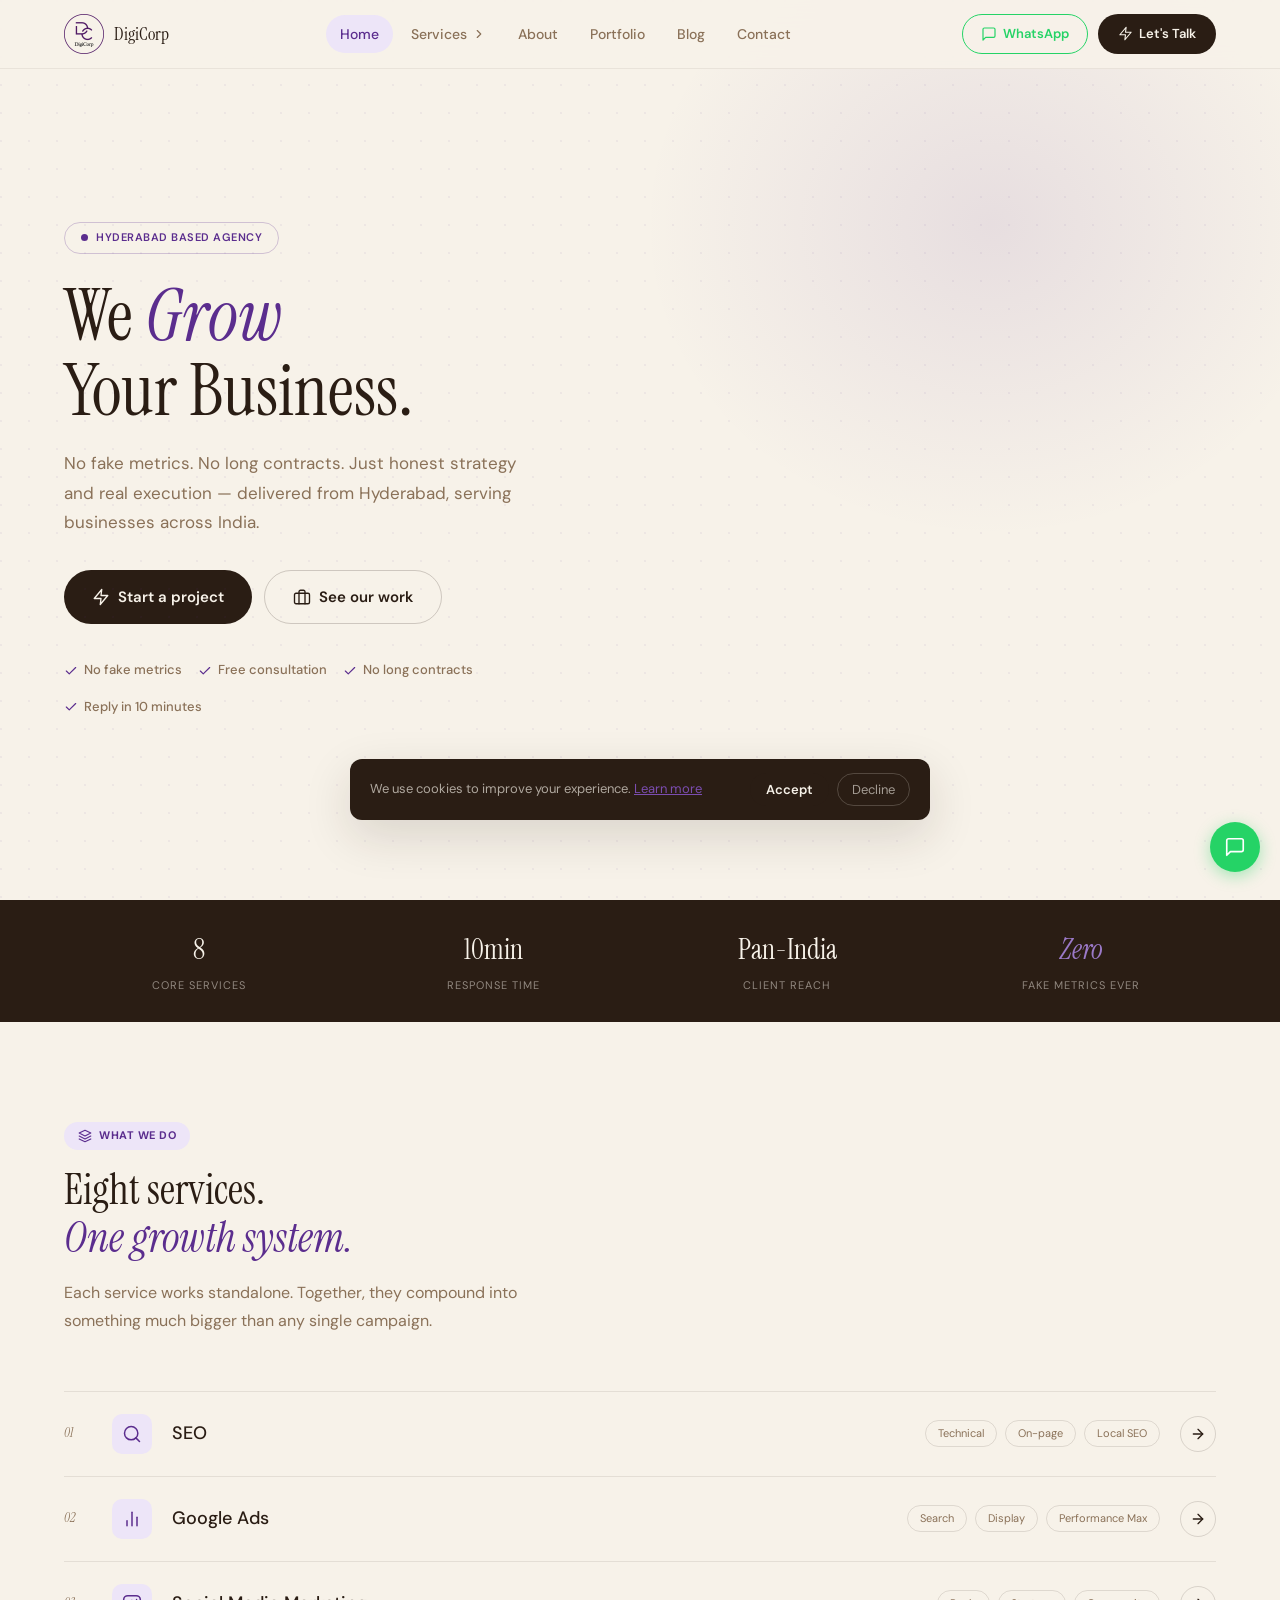
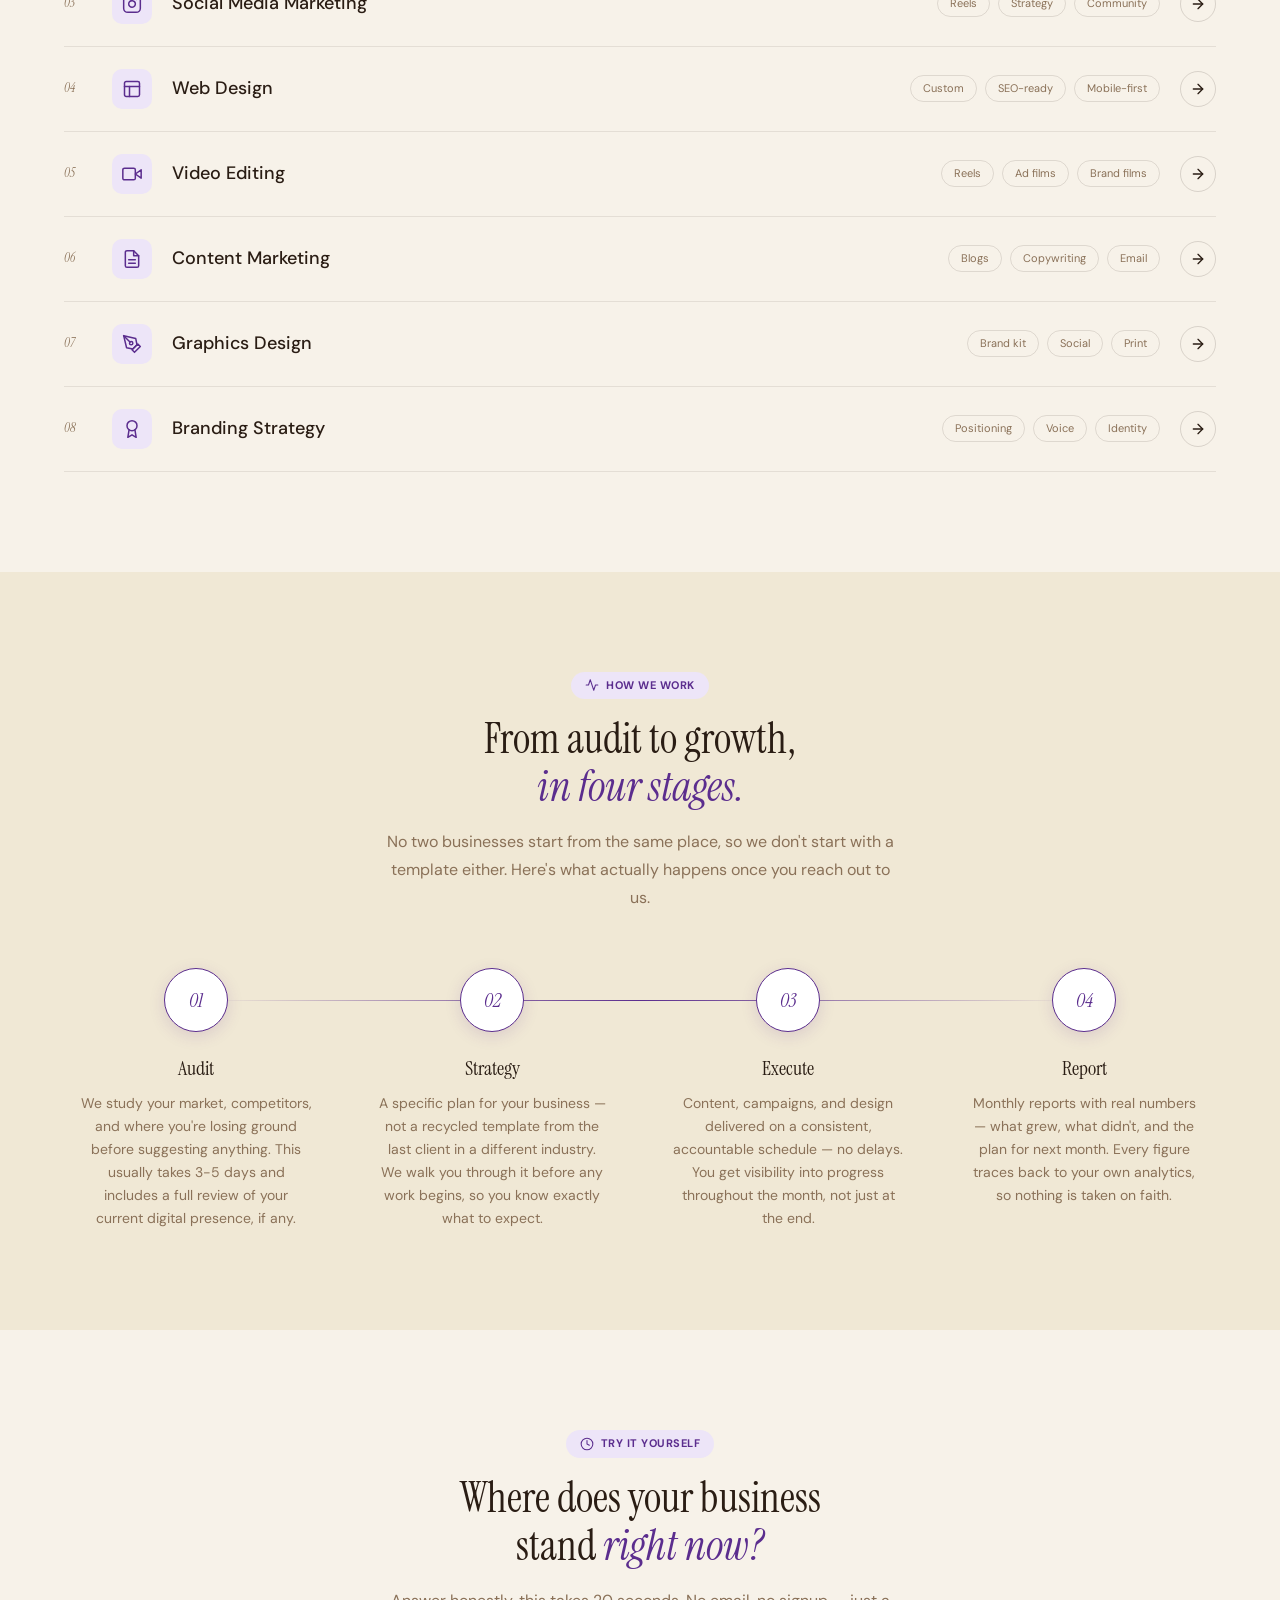
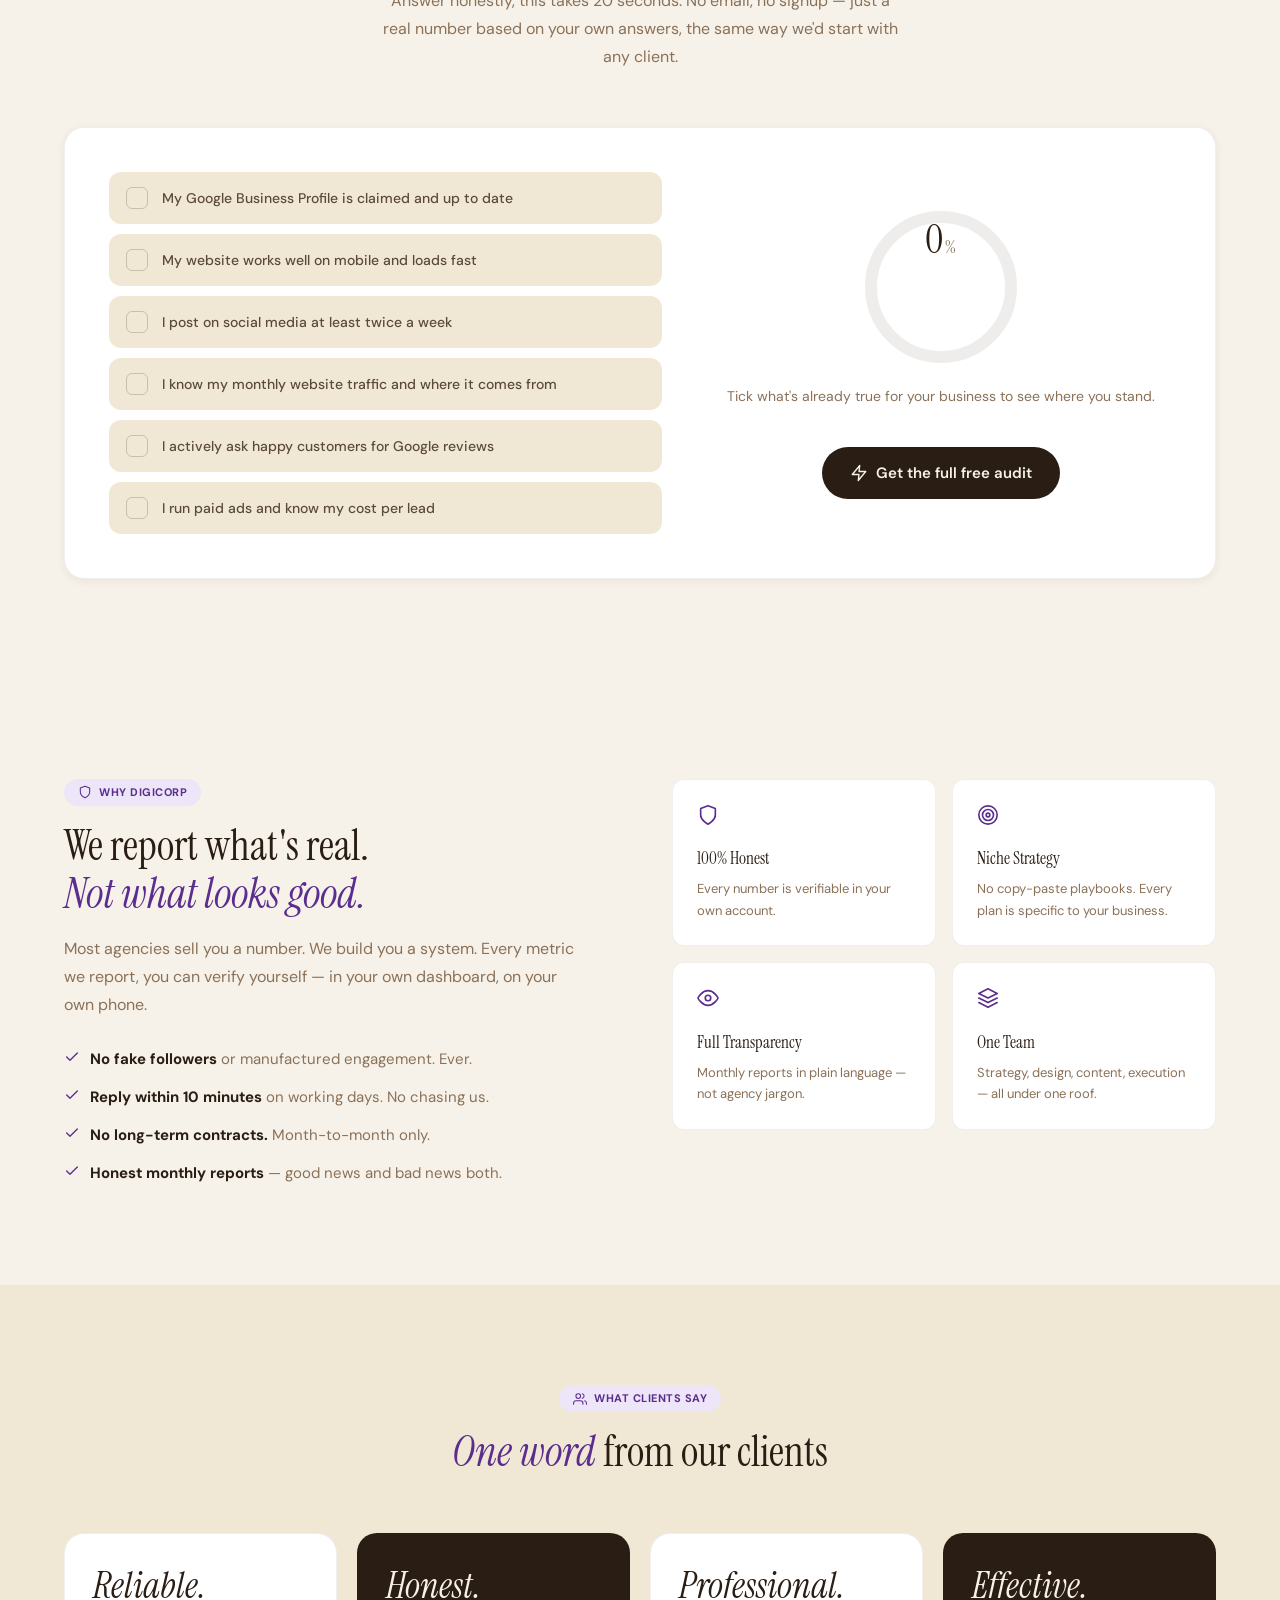
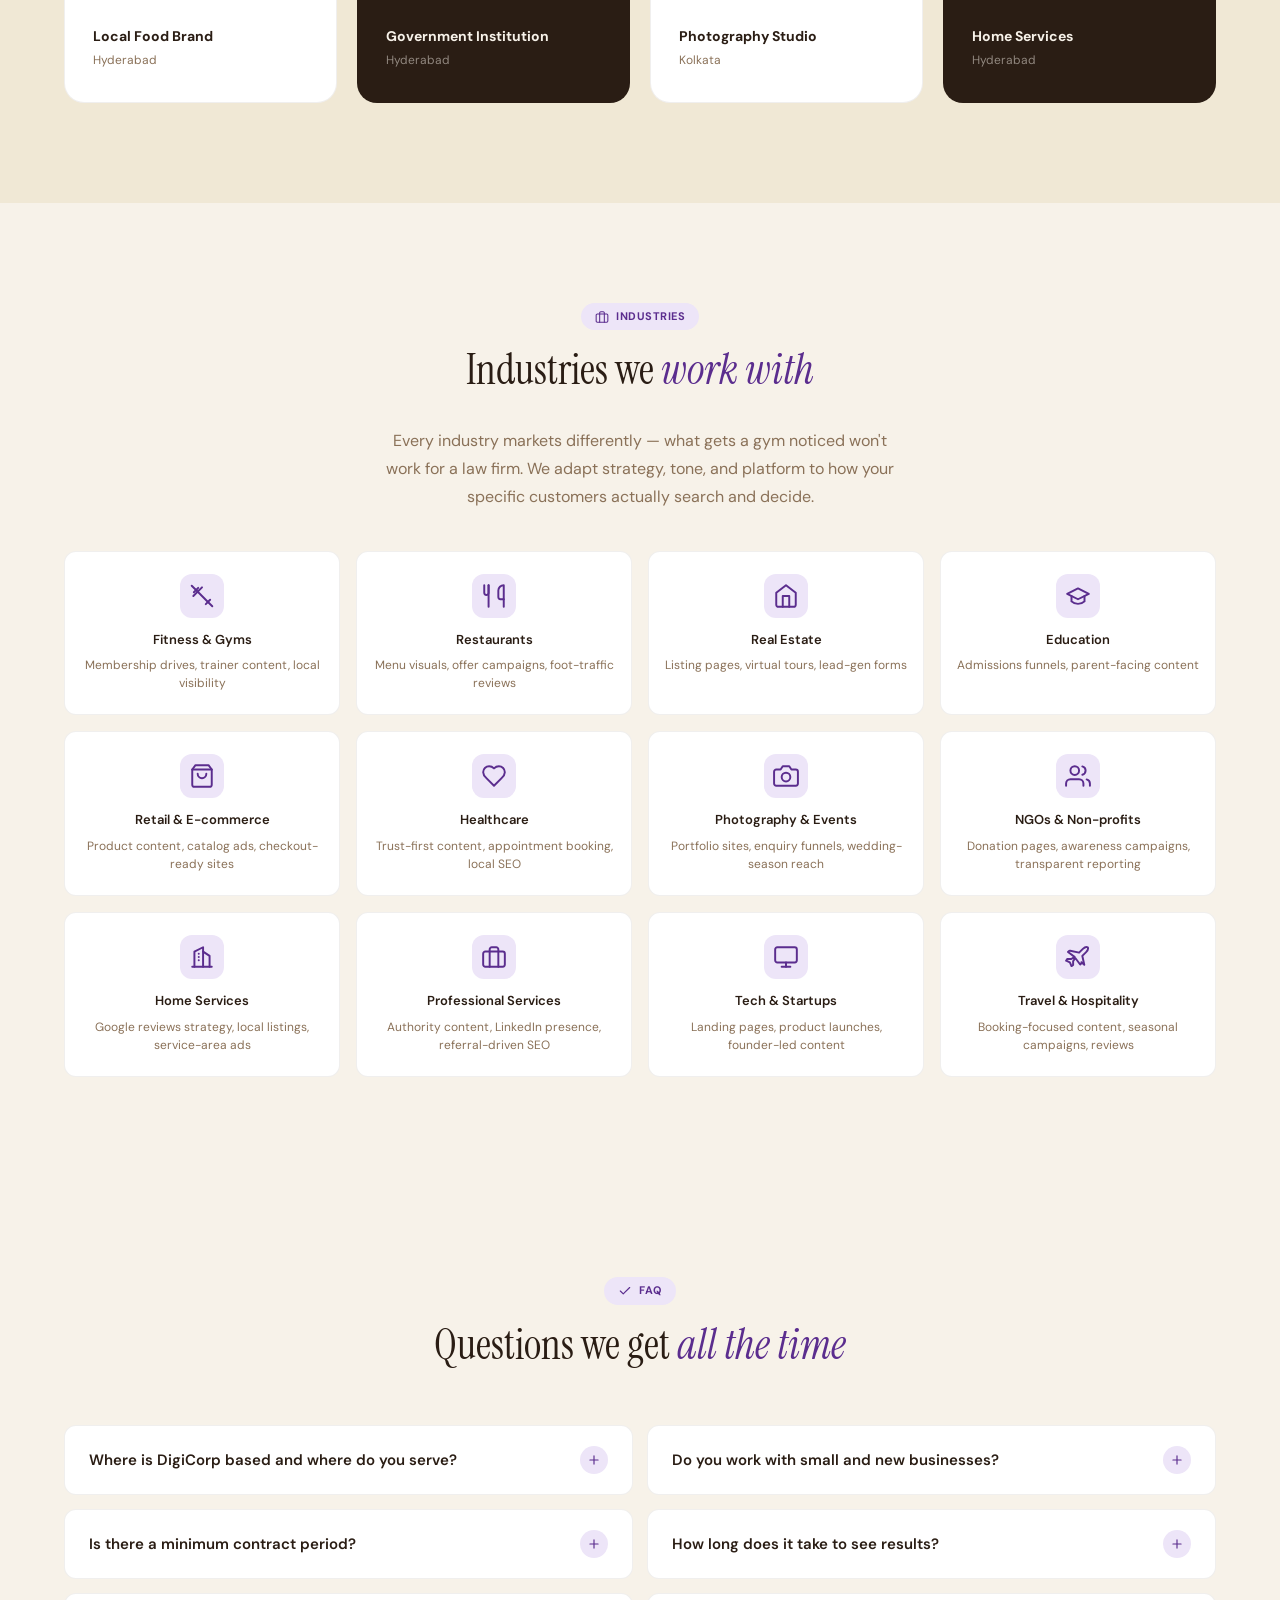
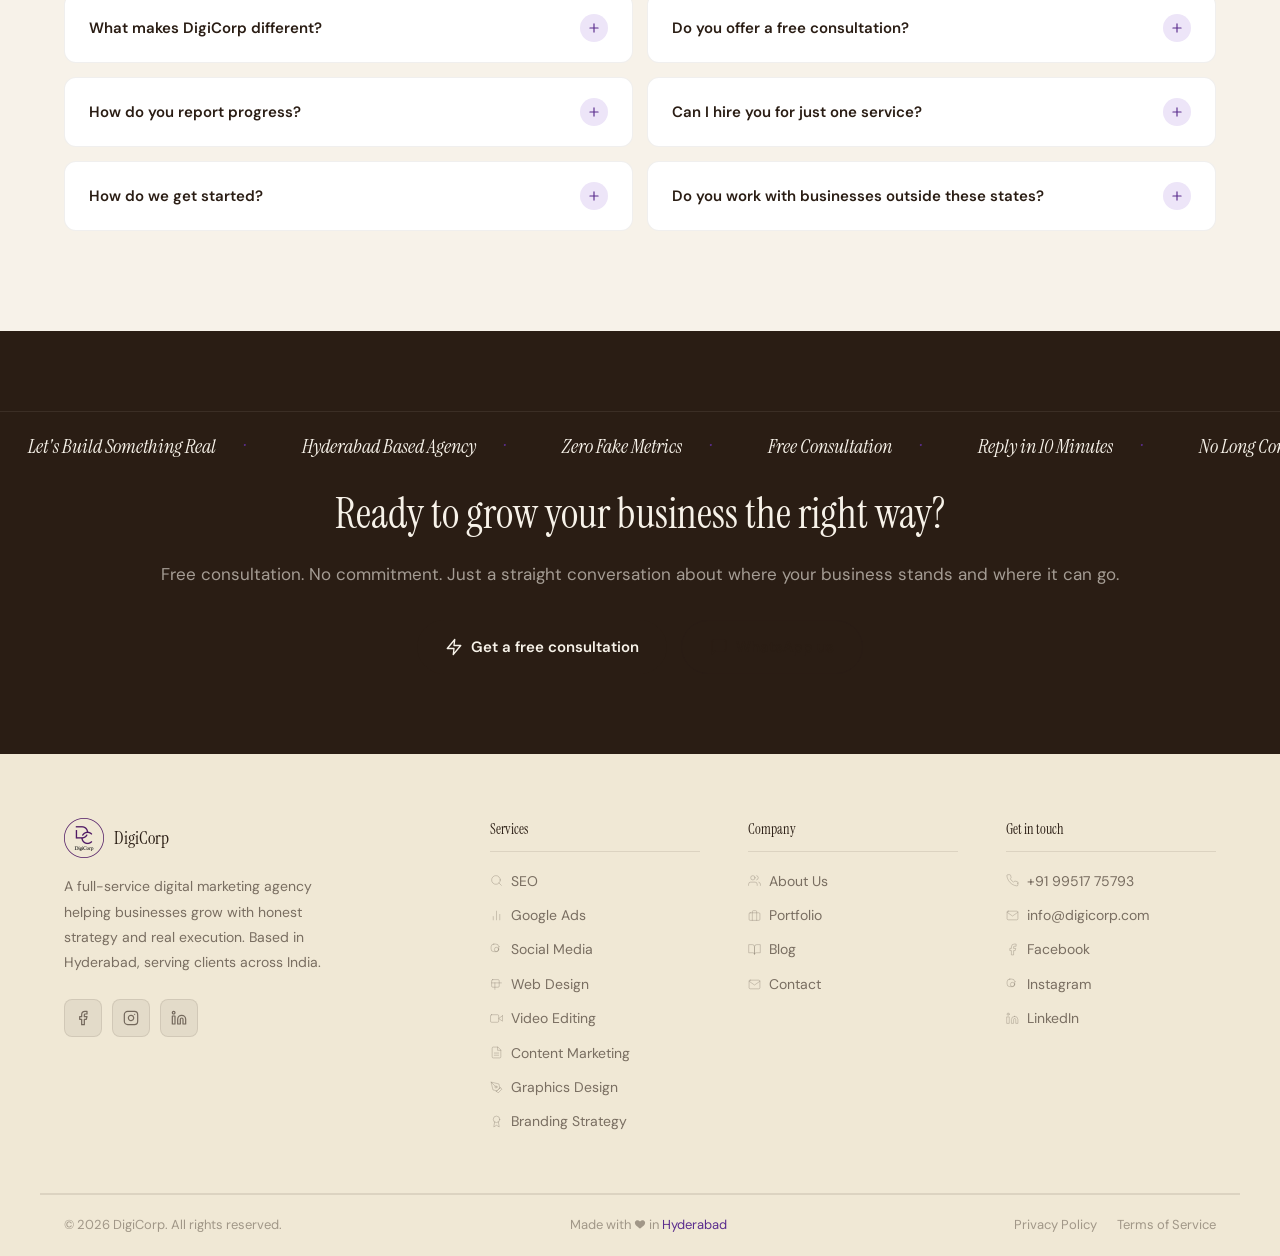
<file: index.html>
<!DOCTYPE html>
<html lang="en">
<head>
<meta charset="UTF-8">
<meta name="viewport" content="width=device-width, initial-scale=1.0">
<title>Home — DigiCorp | Digital Marketing Agency Hyderabad</title>
<meta name="description" content="DigiCorp is a full-service digital marketing agency based in Hyderabad — SEO, Google Ads, social media, web design, video editing, content marketing, graphics, and branding.">
<meta name="keywords" content="digital marketing agency Hyderabad, SEO Hyderabad, social media marketing Hyderabad, Google Ads, digital marketing agency India">
<meta property="og:title" content="Home — DigiCorp">
<meta property="og:description" content="DigiCorp is a full-service digital marketing agency based in Hyderabad — SEO, Google Ads, social media, web design, video editing, content marketing, graphics, and branding.">
<meta property="og:type" content="website">
<link rel="preconnect" href="https://fonts.googleapis.com">
<link rel="preconnect" href="https://fonts.gstatic.com" crossorigin>
<link href="https://fonts.googleapis.com/css2?family=Instrument+Serif:ital@0;1&family=DM+Sans:opsz,wght@9..40,300;9..40,400;9..40,500;9..40,600&display=swap" rel="stylesheet">
<link rel="stylesheet" href="css/style.css">
</head>
<body>
<div id="progress-bar"></div>
<div id="preloader"><div class="pre-inner"><img src="Digicorplogo.png" alt="DigiCorp" class="logo-img" width="120" height="40"><div class="pre-bar"><div class="pre-fill"></div></div></div></div>
<header class="navbar" id="navbar">
  <div class="nav-inner">
    <a href="index.html" class="nav-brand"><img src="Digicorplogo.png" alt="DigiCorp" class="logo-img" width="120" height="40"><span class="nav-brand-name">DigiCorp</span></a>
    <nav class="nav-links" id="navLinks"><a href="index.html" class="nav-link active">Home</a><div class="dd-wrap"><button class="nav-link dd-btn">Services <svg width="14" height="14" viewBox="0 0 24 24" fill="none" stroke="currentColor" stroke-width="2" stroke-linecap="round" stroke-linejoin="round"><polyline points="9 18 15 12 9 6"/></svg></button><div class="dd-menu"><a href="seo.html" class="dd-item"><svg width="16" height="16" viewBox="0 0 24 24" fill="none" stroke="currentColor" stroke-width="1.8" stroke-linecap="round" stroke-linejoin="round"><circle cx="11" cy="11" r="8"/><line x1="21" y1="21" x2="16.65" y2="16.65"/></svg>SEO</a><a href="google-ads.html" class="dd-item"><svg width="16" height="16" viewBox="0 0 24 24" fill="none" stroke="currentColor" stroke-width="1.8" stroke-linecap="round" stroke-linejoin="round"><line x1="18" y1="20" x2="18" y2="10"/><line x1="12" y1="20" x2="12" y2="4"/><line x1="6" y1="20" x2="6" y2="14"/></svg>Google Ads</a><a href="social-media.html" class="dd-item"><svg width="16" height="16" viewBox="0 0 24 24" fill="none" stroke="currentColor" stroke-width="1.8" stroke-linecap="round" stroke-linejoin="round"><rect x="2" y="2" width="16" height="16" rx="5"/><path d="M16 11.37A4 4 0 1 1 12.63 8 4 4 0 0 1 16 11.37z"/><line x1="17.5" y1="6.5" x2="17.51" y2="6.5"/></svg>Social Media</a><a href="web-design.html" class="dd-item"><svg width="16" height="16" viewBox="0 0 24 24" fill="none" stroke="currentColor" stroke-width="1.8" stroke-linecap="round" stroke-linejoin="round"><rect x="3" y="3" width="16" height="16" rx="2"/><line x1="3" y1="9" x2="21" y2="9"/><line x1="9" y1="21" x2="9" y2="9"/></svg>Web Design</a><a href="video-editing.html" class="dd-item"><svg width="16" height="16" viewBox="0 0 24 24" fill="none" stroke="currentColor" stroke-width="1.8" stroke-linecap="round" stroke-linejoin="round"><polygon points="23 7 16 12 23 17 23 7"/><rect x="1" y="5" width="15" height="14" rx="2"/></svg>Video Editing</a><a href="content-marketing.html" class="dd-item"><svg width="16" height="16" viewBox="0 0 24 24" fill="none" stroke="currentColor" stroke-width="1.8" stroke-linecap="round" stroke-linejoin="round"><path d="M14 2H6a2 2 0 0 0-2 2v16a2 2 0 0 0 2 2h12a2 2 0 0 0 2-2V8z"/><polyline points="14 2 14 8 20 8"/><line x1="16" y1="13" x2="8" y2="13"/><line x1="16" y1="17" x2="8" y2="17"/></svg>Content Marketing</a><a href="graphics-design.html" class="dd-item"><svg width="16" height="16" viewBox="0 0 24 24" fill="none" stroke="currentColor" stroke-width="1.8" stroke-linecap="round" stroke-linejoin="round"><path d="M12 19l7-7 3 3-7 7-3-3z"/><path d="M18 13l-1.5-7.5L2 2l3.5 14.5L13 18l5-5z"/><path d="M2 2l7.586 7.586"/><circle cx="11" cy="11" r="2"/></svg>Graphics Design</a><a href="branding.html" class="dd-item"><svg width="16" height="16" viewBox="0 0 24 24" fill="none" stroke="currentColor" stroke-width="1.8" stroke-linecap="round" stroke-linejoin="round"><circle cx="12" cy="8" r="6"/><path d="M15.477 12.89L17 22l-5-3-5 3 1.523-9.11"/></svg>Branding Strategy</a></div></div><a href="about.html" class="nav-link">About</a><a href="portfolio.html" class="nav-link">Portfolio</a><a href="blog.html" class="nav-link">Blog</a><a href="contact.html" class="nav-link">Contact</a></nav>
    <div class="nav-actions">
      <a href="https://wa.me/919951775793?text=Hi%20DigiCorp%2C%20I%20want%20to%20discuss%20digital%20marketing%20for%20my%20business." target="_blank" rel="noopener noreferrer" class="btn-wa"><svg width="16" height="16" viewBox="0 0 24 24" fill="none" stroke="currentColor" stroke-width="1.8" stroke-linecap="round" stroke-linejoin="round"><path d="M21 15a2 2 0 0 1-2 2H7l-4 4V5a2 2 0 0 1 2-2h14a2 2 0 0 1 2 2z"/></svg>WhatsApp</a>
      <a href="contact.html" class="btn-talk"><svg width="15" height="15" viewBox="0 0 24 24" fill="none" stroke="currentColor" stroke-width="1.8" stroke-linecap="round" stroke-linejoin="round"><polygon points="13 2 3 14 12 14 11 22 21 10 12 10 13 2"/></svg>Let's Talk</a>
    </div>
    <button class="hamburger" id="hamburger" aria-label="Menu"><span></span><span></span><span></span></button>
  </div>
</header>
<div class="mob-nav" id="mobNav">
  <a href="index.html" class="mob-link"><svg width="16" height="16" viewBox="0 0 24 24" fill="none" stroke="currentColor" stroke-width="1.8" stroke-linecap="round" stroke-linejoin="round"><path d="M3 9l9-7 9 7v11a2 2 0 0 1-2 2H5a2 2 0 0 1-2-2z"/><polyline points="9 22 9 12 15 12 15 22"/></svg>Home</a>
  <div class="mob-dd">
    <button class="mob-dd-btn" id="mobDdBtn"><svg width="16" height="16" viewBox="0 0 24 24" fill="none" stroke="currentColor" stroke-width="1.8" stroke-linecap="round" stroke-linejoin="round"><polygon points="12 2 2 7 12 12 22 7 12 2"/><polyline points="2 17 12 22 22 17"/><polyline points="2 12 12 17 22 12"/></svg>Services <svg width="14" height="14" viewBox="0 0 24 24" fill="none" stroke="currentColor" stroke-width="2" stroke-linecap="round" stroke-linejoin="round"><polyline points="9 18 15 12 9 6"/></svg></button>
    <div class="mob-svc-grid" id="mobSvcGrid"><a href="seo.html" class="mob-svc-link"><svg width="14" height="14" viewBox="0 0 24 24" fill="none" stroke="currentColor" stroke-width="1.8" stroke-linecap="round" stroke-linejoin="round"><circle cx="11" cy="11" r="8"/><line x1="21" y1="21" x2="16.65" y2="16.65"/></svg>SEO</a><a href="google-ads.html" class="mob-svc-link"><svg width="14" height="14" viewBox="0 0 24 24" fill="none" stroke="currentColor" stroke-width="1.8" stroke-linecap="round" stroke-linejoin="round"><line x1="18" y1="20" x2="18" y2="10"/><line x1="12" y1="20" x2="12" y2="4"/><line x1="6" y1="20" x2="6" y2="14"/></svg>Google Ads</a><a href="social-media.html" class="mob-svc-link"><svg width="14" height="14" viewBox="0 0 24 24" fill="none" stroke="currentColor" stroke-width="1.8" stroke-linecap="round" stroke-linejoin="round"><rect x="2" y="2" width="14" height="14" rx="5"/><path d="M16 11.37A4 4 0 1 1 12.63 8 4 4 0 0 1 16 11.37z"/><line x1="17.5" y1="6.5" x2="17.51" y2="6.5"/></svg>Social Media</a><a href="web-design.html" class="mob-svc-link"><svg width="14" height="14" viewBox="0 0 24 24" fill="none" stroke="currentColor" stroke-width="1.8" stroke-linecap="round" stroke-linejoin="round"><rect x="3" y="3" width="14" height="14" rx="2"/><line x1="3" y1="9" x2="21" y2="9"/><line x1="9" y1="21" x2="9" y2="9"/></svg>Web Design</a><a href="video-editing.html" class="mob-svc-link"><svg width="14" height="14" viewBox="0 0 24 24" fill="none" stroke="currentColor" stroke-width="1.8" stroke-linecap="round" stroke-linejoin="round"><polygon points="23 7 16 12 23 17 23 7"/><rect x="1" y="5" width="15" height="14" rx="2"/></svg>Video Editing</a><a href="content-marketing.html" class="mob-svc-link"><svg width="14" height="14" viewBox="0 0 24 24" fill="none" stroke="currentColor" stroke-width="1.8" stroke-linecap="round" stroke-linejoin="round"><path d="M14 2H6a2 2 0 0 0-2 2v16a2 2 0 0 0 2 2h12a2 2 0 0 0 2-2V8z"/><polyline points="14 2 14 8 20 8"/><line x1="16" y1="13" x2="8" y2="13"/><line x1="16" y1="17" x2="8" y2="17"/></svg>Content Marketing</a><a href="graphics-design.html" class="mob-svc-link"><svg width="14" height="14" viewBox="0 0 24 24" fill="none" stroke="currentColor" stroke-width="1.8" stroke-linecap="round" stroke-linejoin="round"><path d="M12 19l7-7 3 3-7 7-3-3z"/><path d="M18 13l-1.5-7.5L2 2l3.5 14.5L13 18l5-5z"/><path d="M2 2l7.586 7.586"/><circle cx="11" cy="11" r="2"/></svg>Graphics Design</a><a href="branding.html" class="mob-svc-link"><svg width="14" height="14" viewBox="0 0 24 24" fill="none" stroke="currentColor" stroke-width="1.8" stroke-linecap="round" stroke-linejoin="round"><circle cx="12" cy="8" r="6"/><path d="M15.477 12.89L17 22l-5-3-5 3 1.523-9.11"/></svg>Branding Strategy</a></div>
  </div>
  <a href="about.html" class="mob-link"><svg width="16" height="16" viewBox="0 0 24 24" fill="none" stroke="currentColor" stroke-width="1.8" stroke-linecap="round" stroke-linejoin="round"><path d="M17 21v-2a4 4 0 0 0-4-4H5a4 4 0 0 0-4 4v2"/><circle cx="9" cy="7" r="4"/><path d="M23 21v-2a4 4 0 0 0-3-3.87"/><path d="M16 3.13a4 4 0 0 1 0 7.75"/></svg>About</a>
  <a href="portfolio.html" class="mob-link"><svg width="16" height="16" viewBox="0 0 24 24" fill="none" stroke="currentColor" stroke-width="1.8" stroke-linecap="round" stroke-linejoin="round"><rect x="2" y="7" width="20" height="14" rx="2"/><path d="M16 21V5a2 2 0 0 0-2-2h-4a2 2 0 0 0-2 2v16"/></svg>Portfolio</a>
  <a href="blog.html" class="mob-link"><svg width="16" height="16" viewBox="0 0 24 24" fill="none" stroke="currentColor" stroke-width="1.8" stroke-linecap="round" stroke-linejoin="round"><path d="M2 3h6a4 4 0 0 1 4 4v14a3 3 0 0 0-3-3H2z"/><path d="M22 3h-6a4 4 0 0 0-4 4v14a3 3 0 0 1 3-3h7z"/></svg>Blog</a>
  <a href="contact.html" class="mob-link"><svg width="16" height="16" viewBox="0 0 24 24" fill="none" stroke="currentColor" stroke-width="1.8" stroke-linecap="round" stroke-linejoin="round"><path d="M4 4h16c1.1 0 2 .9 2 2v12c0 1.1-.9 2-2 2H4c-1.1 0-2-.9-2-2V6c0-1.1.9-2 2-2z"/><polyline points="22,6 12,13 2,6"/></svg>Contact</a>
  <div class="mob-actions">
    <a href="https://wa.me/919951775793?text=Hi%20DigiCorp%2C%20I%20want%20to%20discuss%20digital%20marketing%20for%20my%20business." target="_blank" rel="noopener noreferrer" class="btn-wa w100">WhatsApp us</a>
    <a href="contact.html" class="btn-talk w100">Let's Talk</a>
  </div>
</div>
<section class="hero">
  <div class="hero-bg"></div>
  <div class="container hero-inner">
    <div class="hero-content">
      <span class="hero-tag"><span class="hero-dot"></span>Hyderabad Based Agency</span>
      <h1 class="hero-title">We <em>Grow</em><br>Your Business.</h1>
      <p class="hero-sub">No fake metrics. No long contracts. Just honest strategy and real execution — delivered from Hyderabad, serving businesses across India.</p>
      <div class="hero-actions">
        <a href="contact.html" class="btn-talk-lg"><svg width="18" height="18" viewBox="0 0 24 24" fill="none" stroke="currentColor" stroke-width="1.8" stroke-linecap="round" stroke-linejoin="round"><polygon points="13 2 3 14 12 14 11 22 21 10 12 10 13 2"/></svg>Start a project</a>
        <a href="portfolio.html" class="btn-outline-lg"><svg width="18" height="18" viewBox="0 0 24 24" fill="none" stroke="currentColor" stroke-width="1.8" stroke-linecap="round" stroke-linejoin="round"><rect x="2" y="7" width="20" height="14" rx="2"/><path d="M16 21V5a2 2 0 0 0-2-2h-4a2 2 0 0 0-2 2v16"/></svg>See our work</a>
      </div>
      <div class="hero-trust">
        <span class="trust-item"><svg width="14" height="14" viewBox="0 0 24 24" fill="none" stroke="currentColor" stroke-width="2" stroke-linecap="round" stroke-linejoin="round"><polyline points="20 6 9 17 4 12"/></svg>No fake metrics</span>
        <span class="trust-item"><svg width="14" height="14" viewBox="0 0 24 24" fill="none" stroke="currentColor" stroke-width="2" stroke-linecap="round" stroke-linejoin="round"><polyline points="20 6 9 17 4 12"/></svg>Free consultation</span>
        <span class="trust-item"><svg width="14" height="14" viewBox="0 0 24 24" fill="none" stroke="currentColor" stroke-width="2" stroke-linecap="round" stroke-linejoin="round"><polyline points="20 6 9 17 4 12"/></svg>No long contracts</span>
        <span class="trust-item"><svg width="14" height="14" viewBox="0 0 24 24" fill="none" stroke="currentColor" stroke-width="2" stroke-linecap="round" stroke-linejoin="round"><polyline points="20 6 9 17 4 12"/></svg>Reply in 10 minutes</span>
      </div>
    </div>
    <div class="hero-cards">
      <div class="hcard hcard-main reveal">
        <div class="hcard-icon"><svg width="18" height="18" viewBox="0 0 24 24" fill="none" stroke="currentColor" stroke-width="1.8" stroke-linecap="round" stroke-linejoin="round"><polyline points="23 6 13.5 15.5 8.5 10.5 1 18"/><polyline points="17 6 23 6 23 12"/></svg></div>
        <h4>Real growth</h4>
        <p>Verified results, honest reporting every month</p>
      </div>
      <div class="hcard hcard-top reveal">
        <div class="hcard-icon"><svg width="20" height="20" viewBox="0 0 24 24" fill="none" stroke="currentColor" stroke-width="1.8" stroke-linecap="round" stroke-linejoin="round"><circle cx="12" cy="12" r="10"/><line x1="2" y1="12" x2="22" y2="12"/><path d="M12 2a15.3 15.3 0 0 1 4 10 15.3 15.3 0 0 1-4 10 15.3 15.3 0 0 1-4-10 15.3 15.3 0 0 1 4-10z"/></svg></div>
        <h4>Pan-India</h4>
        <p>Serving clients across India</p>
      </div>
      <div class="hcard hcard-bottom reveal">
        <div class="hcard-icon"><svg width="20" height="20" viewBox="0 0 24 24" fill="none" stroke="currentColor" stroke-width="1.8" stroke-linecap="round" stroke-linejoin="round"><polyline points="22 12 18 12 15 21 9 3 6 12 2 12"/></svg></div>
        <h4>8 Services</h4>
        <p>Full digital stack</p>
      </div>
    </div>
  </div>
</section>

<div class="trust-strip">
  <div class="container trust-inner">
    <div class="trust-stat"><span class="tstat-num">8</span><span class="tstat-label">Core services</span></div>
    <div class="trust-stat"><span class="tstat-num">10min</span><span class="tstat-label">Response time</span></div>
    <div class="trust-stat"><span class="tstat-num">Pan-India</span><span class="tstat-label">Client reach</span></div>
    <div class="trust-stat"><span class="tstat-num" style="font-style:italic;color:#9B79C8;">Zero</span><span class="tstat-label">Fake metrics ever</span></div>
  </div>
</div>

<section class="section svc-section">
  <div class="container">
    <div class="section-header">
      <span class="section-label"><svg width="14" height="14" viewBox="0 0 24 24" fill="none" stroke="currentColor" stroke-width="1.8" stroke-linecap="round" stroke-linejoin="round"><polygon points="12 2 2 7 12 12 22 7 12 2"/><polyline points="2 17 12 22 22 17"/><polyline points="2 12 12 17 22 12"/></svg>What we do</span>
      <h2 class="section-title">Eight services.<br><em>One growth system.</em></h2>
      <p class="section-sub">Each service works standalone. Together, they compound into something much bigger than any single campaign.</p>
    </div>
    <div class="svc-list">
      <a href="seo.html" class="svc-row reveal">
  <span class="svc-num">01</span>
  <div class="svc-icon"><svg width="20" height="20" viewBox="0 0 24 24" fill="none" stroke="currentColor" stroke-width="1.8" stroke-linecap="round" stroke-linejoin="round"><circle cx="11" cy="11" r="8"/><line x1="21" y1="21" x2="16.65" y2="16.65"/></svg></div>
  <span class="svc-name">SEO</span>
  <div class="svc-tags"><span class="svc-tag">Technical</span><span class="svc-tag">On-page</span><span class="svc-tag">Local SEO</span></div>
  <div class="svc-arrow"><svg width="16" height="16" viewBox="0 0 24 24" fill="none" stroke="currentColor" stroke-width="2" stroke-linecap="round" stroke-linejoin="round"><line x1="5" y1="12" x2="19" y2="12"/><polyline points="12 5 19 12 12 19"/></svg></div>
</a>
      <a href="google-ads.html" class="svc-row reveal">
  <span class="svc-num">02</span>
  <div class="svc-icon"><svg width="20" height="20" viewBox="0 0 24 24" fill="none" stroke="currentColor" stroke-width="1.8" stroke-linecap="round" stroke-linejoin="round"><line x1="18" y1="20" x2="18" y2="10"/><line x1="12" y1="20" x2="12" y2="4"/><line x1="6" y1="20" x2="6" y2="14"/></svg></div>
  <span class="svc-name">Google Ads</span>
  <div class="svc-tags"><span class="svc-tag">Search</span><span class="svc-tag">Display</span><span class="svc-tag">Performance Max</span></div>
  <div class="svc-arrow"><svg width="16" height="16" viewBox="0 0 24 24" fill="none" stroke="currentColor" stroke-width="2" stroke-linecap="round" stroke-linejoin="round"><line x1="5" y1="12" x2="19" y2="12"/><polyline points="12 5 19 12 12 19"/></svg></div>
</a>
      <a href="social-media.html" class="svc-row reveal">
  <span class="svc-num">03</span>
  <div class="svc-icon"><svg width="20" height="20" viewBox="0 0 24 24" fill="none" stroke="currentColor" stroke-width="1.8" stroke-linecap="round" stroke-linejoin="round"><rect x="2" y="2" width="20" height="20" rx="5"/><path d="M16 11.37A4 4 0 1 1 12.63 8 4 4 0 0 1 16 11.37z"/><line x1="17.5" y1="6.5" x2="17.51" y2="6.5"/></svg></div>
  <span class="svc-name">Social Media Marketing</span>
  <div class="svc-tags"><span class="svc-tag">Reels</span><span class="svc-tag">Strategy</span><span class="svc-tag">Community</span></div>
  <div class="svc-arrow"><svg width="16" height="16" viewBox="0 0 24 24" fill="none" stroke="currentColor" stroke-width="2" stroke-linecap="round" stroke-linejoin="round"><line x1="5" y1="12" x2="19" y2="12"/><polyline points="12 5 19 12 12 19"/></svg></div>
</a>
      <a href="web-design.html" class="svc-row reveal">
  <span class="svc-num">04</span>
  <div class="svc-icon"><svg width="20" height="20" viewBox="0 0 24 24" fill="none" stroke="currentColor" stroke-width="1.8" stroke-linecap="round" stroke-linejoin="round"><rect x="3" y="3" width="18" height="18" rx="2"/><line x1="3" y1="9" x2="21" y2="9"/><line x1="9" y1="21" x2="9" y2="9"/></svg></div>
  <span class="svc-name">Web Design</span>
  <div class="svc-tags"><span class="svc-tag">Custom</span><span class="svc-tag">SEO-ready</span><span class="svc-tag">Mobile-first</span></div>
  <div class="svc-arrow"><svg width="16" height="16" viewBox="0 0 24 24" fill="none" stroke="currentColor" stroke-width="2" stroke-linecap="round" stroke-linejoin="round"><line x1="5" y1="12" x2="19" y2="12"/><polyline points="12 5 19 12 12 19"/></svg></div>
</a>
      <a href="video-editing.html" class="svc-row reveal">
  <span class="svc-num">05</span>
  <div class="svc-icon"><svg width="20" height="20" viewBox="0 0 24 24" fill="none" stroke="currentColor" stroke-width="1.8" stroke-linecap="round" stroke-linejoin="round"><polygon points="23 7 16 12 23 17 23 7"/><rect x="1" y="5" width="15" height="14" rx="2"/></svg></div>
  <span class="svc-name">Video Editing</span>
  <div class="svc-tags"><span class="svc-tag">Reels</span><span class="svc-tag">Ad films</span><span class="svc-tag">Brand films</span></div>
  <div class="svc-arrow"><svg width="16" height="16" viewBox="0 0 24 24" fill="none" stroke="currentColor" stroke-width="2" stroke-linecap="round" stroke-linejoin="round"><line x1="5" y1="12" x2="19" y2="12"/><polyline points="12 5 19 12 12 19"/></svg></div>
</a>
      <a href="content-marketing.html" class="svc-row reveal">
  <span class="svc-num">06</span>
  <div class="svc-icon"><svg width="20" height="20" viewBox="0 0 24 24" fill="none" stroke="currentColor" stroke-width="1.8" stroke-linecap="round" stroke-linejoin="round"><path d="M14 2H6a2 2 0 0 0-2 2v16a2 2 0 0 0 2 2h12a2 2 0 0 0 2-2V8z"/><polyline points="14 2 14 8 20 8"/><line x1="16" y1="13" x2="8" y2="13"/><line x1="16" y1="17" x2="8" y2="17"/></svg></div>
  <span class="svc-name">Content Marketing</span>
  <div class="svc-tags"><span class="svc-tag">Blogs</span><span class="svc-tag">Copywriting</span><span class="svc-tag">Email</span></div>
  <div class="svc-arrow"><svg width="16" height="16" viewBox="0 0 24 24" fill="none" stroke="currentColor" stroke-width="2" stroke-linecap="round" stroke-linejoin="round"><line x1="5" y1="12" x2="19" y2="12"/><polyline points="12 5 19 12 12 19"/></svg></div>
</a>
      <a href="graphics-design.html" class="svc-row reveal">
  <span class="svc-num">07</span>
  <div class="svc-icon"><svg width="20" height="20" viewBox="0 0 24 24" fill="none" stroke="currentColor" stroke-width="1.8" stroke-linecap="round" stroke-linejoin="round"><path d="M12 19l7-7 3 3-7 7-3-3z"/><path d="M18 13l-1.5-7.5L2 2l3.5 14.5L13 18l5-5z"/><path d="M2 2l7.586 7.586"/><circle cx="11" cy="11" r="2"/></svg></div>
  <span class="svc-name">Graphics Design</span>
  <div class="svc-tags"><span class="svc-tag">Brand kit</span><span class="svc-tag">Social</span><span class="svc-tag">Print</span></div>
  <div class="svc-arrow"><svg width="16" height="16" viewBox="0 0 24 24" fill="none" stroke="currentColor" stroke-width="2" stroke-linecap="round" stroke-linejoin="round"><line x1="5" y1="12" x2="19" y2="12"/><polyline points="12 5 19 12 12 19"/></svg></div>
</a>
      <a href="branding.html" class="svc-row reveal">
  <span class="svc-num">08</span>
  <div class="svc-icon"><svg width="20" height="20" viewBox="0 0 24 24" fill="none" stroke="currentColor" stroke-width="1.8" stroke-linecap="round" stroke-linejoin="round"><circle cx="12" cy="8" r="6"/><path d="M15.477 12.89L17 22l-5-3-5 3 1.523-9.11"/></svg></div>
  <span class="svc-name">Branding Strategy</span>
  <div class="svc-tags"><span class="svc-tag">Positioning</span><span class="svc-tag">Voice</span><span class="svc-tag">Identity</span></div>
  <div class="svc-arrow"><svg width="16" height="16" viewBox="0 0 24 24" fill="none" stroke="currentColor" stroke-width="2" stroke-linecap="round" stroke-linejoin="round"><line x1="5" y1="12" x2="19" y2="12"/><polyline points="12 5 19 12 12 19"/></svg></div>
</a>
    </div>
  </div>
</section>

<section class="section process-section">
  <div class="container">
    <div class="section-header center">
      <span class="section-label"><svg width="14" height="14" viewBox="0 0 24 24" fill="none" stroke="currentColor" stroke-width="1.8" stroke-linecap="round" stroke-linejoin="round"><polyline points="22 12 18 12 15 21 9 3 6 12 2 12"/></svg>How we work</span>
      <h2 class="section-title">From audit to growth,<br><em>in four stages.</em></h2>
      <p class="section-sub center">No two businesses start from the same place, so we don't start with a template either. Here's what actually happens once you reach out to us.</p>
    </div>
    <div class="process-grid">
      <div class="process-step reveal"><div class="process-num-wrap"><span class="process-num">01</span></div><h3>Audit</h3><p>We study your market, competitors, and where you're losing ground before suggesting anything. This usually takes 3-5 days and includes a full review of your current digital presence, if any.</p></div>
      <div class="process-step reveal reveal-d1"><div class="process-num-wrap"><span class="process-num">02</span></div><h3>Strategy</h3><p>A specific plan for your business — not a recycled template from the last client in a different industry. We walk you through it before any work begins, so you know exactly what to expect.</p></div>
      <div class="process-step reveal reveal-d2"><div class="process-num-wrap"><span class="process-num">03</span></div><h3>Execute</h3><p>Content, campaigns, and design delivered on a consistent, accountable schedule — no delays. You get visibility into progress throughout the month, not just at the end.</p></div>
      <div class="process-step reveal reveal-d3"><div class="process-num-wrap"><span class="process-num">04</span></div><h3>Report</h3><p>Monthly reports with real numbers — what grew, what didn't, and the plan for next month. Every figure traces back to your own analytics, so nothing is taken on faith.</p></div>
    </div>
  </div>
</section>

<section class="section snapshot-section">
  <div class="container">
    <div class="section-header center">
      <span class="section-label"><svg width="14" height="14" viewBox="0 0 24 24" fill="none" stroke="currentColor" stroke-width="1.8" stroke-linecap="round" stroke-linejoin="round"><circle cx="12" cy="12" r="10"/><polyline points="12 6 12 12 16 14"/></svg>Try it yourself</span>
      <h2 class="section-title">Where does your business<br>stand <em>right now?</em></h2>
      <p class="section-sub center">Answer honestly, this takes 20 seconds. No email, no signup — just a real number based on your own answers, the same way we'd start with any client.</p>
    </div>
    <div class="snapshot-widget">
      <div class="snap-checklist" id="snapChecklist">
        <button type="button" class="snap-item" data-points="18"><span class="snap-check"><svg width="14" height="14" viewBox="0 0 24 24" fill="none" stroke="currentColor" stroke-width="3" stroke-linecap="round" stroke-linejoin="round"><polyline points="20 6 9 17 4 12"/></svg></span>My Google Business Profile is claimed and up to date</button>
        <button type="button" class="snap-item" data-points="18"><span class="snap-check"><svg width="14" height="14" viewBox="0 0 24 24" fill="none" stroke="currentColor" stroke-width="3" stroke-linecap="round" stroke-linejoin="round"><polyline points="20 6 9 17 4 12"/></svg></span>My website works well on mobile and loads fast</button>
        <button type="button" class="snap-item" data-points="16"><span class="snap-check"><svg width="14" height="14" viewBox="0 0 24 24" fill="none" stroke="currentColor" stroke-width="3" stroke-linecap="round" stroke-linejoin="round"><polyline points="20 6 9 17 4 12"/></svg></span>I post on social media at least twice a week</button>
        <button type="button" class="snap-item" data-points="16"><span class="snap-check"><svg width="14" height="14" viewBox="0 0 24 24" fill="none" stroke="currentColor" stroke-width="3" stroke-linecap="round" stroke-linejoin="round"><polyline points="20 6 9 17 4 12"/></svg></span>I know my monthly website traffic and where it comes from</button>
        <button type="button" class="snap-item" data-points="16"><span class="snap-check"><svg width="14" height="14" viewBox="0 0 24 24" fill="none" stroke="currentColor" stroke-width="3" stroke-linecap="round" stroke-linejoin="round"><polyline points="20 6 9 17 4 12"/></svg></span>I actively ask happy customers for Google reviews</button>
        <button type="button" class="snap-item" data-points="16"><span class="snap-check"><svg width="14" height="14" viewBox="0 0 24 24" fill="none" stroke="currentColor" stroke-width="3" stroke-linecap="round" stroke-linejoin="round"><polyline points="20 6 9 17 4 12"/></svg></span>I run paid ads and know my cost per lead</button>
      </div>
      <div class="snap-result">
        <div class="snap-ring-wrap">
          <svg class="snap-ring" width="160" height="160" viewBox="0 0 160 160">
            <circle cx="80" cy="80" r="70" fill="none" stroke="rgba(42,29,20,0.08)" stroke-width="12"/>
            <circle id="snapRingFill" cx="80" cy="80" r="70" fill="none" stroke="#5B2D8E" stroke-width="12" stroke-linecap="round" stroke-dasharray="439.8" stroke-dashoffset="439.8" transform="rotate(-90 80 80)"/>
          </svg>
          <div class="snap-ring-num"><span id="snapScore">0</span><span class="snap-ring-pct">%</span></div>
        </div>
        <p class="snap-verdict" id="snapVerdict">Tick what's already true for your business to see where you stand.</p>
        <a href="contact.html" class="btn-talk-lg"><svg width="18" height="18" viewBox="0 0 24 24" fill="none" stroke="currentColor" stroke-width="1.8" stroke-linecap="round" stroke-linejoin="round"><polygon points="13 2 3 14 12 14 11 22 21 10 12 10 13 2"/></svg>Get the full free audit</a>
      </div>
    </div>
  </div>
</section>

<section class="section why-section">
  <div class="container why-inner">
    <div class="why-left reveal">
      <span class="section-label"><svg width="14" height="14" viewBox="0 0 24 24" fill="none" stroke="currentColor" stroke-width="1.8" stroke-linecap="round" stroke-linejoin="round"><path d="M12 22s8-4 8-10V5l-8-3-8 3v7c0 6 8 10 8 10z"/></svg>Why DigiCorp</span>
      <h2 class="section-title">We report what's real.<br><em>Not what looks good.</em></h2>
      <p class="section-sub">Most agencies sell you a number. We build you a system. Every metric we report, you can verify yourself — in your own dashboard, on your own phone.</p>
      <ul class="why-list">
        <li><svg width="16" height="16" viewBox="0 0 24 24" fill="none" stroke="currentColor" stroke-width="2" stroke-linecap="round" stroke-linejoin="round"><polyline points="20 6 9 17 4 12"/></svg><span><strong>No fake followers</strong> or manufactured engagement. Ever.</span></li>
        <li><svg width="16" height="16" viewBox="0 0 24 24" fill="none" stroke="currentColor" stroke-width="2" stroke-linecap="round" stroke-linejoin="round"><polyline points="20 6 9 17 4 12"/></svg><span><strong>Reply within 10 minutes</strong> on working days. No chasing us.</span></li>
        <li><svg width="16" height="16" viewBox="0 0 24 24" fill="none" stroke="currentColor" stroke-width="2" stroke-linecap="round" stroke-linejoin="round"><polyline points="20 6 9 17 4 12"/></svg><span><strong>No long-term contracts.</strong> Month-to-month only.</span></li>
        <li><svg width="16" height="16" viewBox="0 0 24 24" fill="none" stroke="currentColor" stroke-width="2" stroke-linecap="round" stroke-linejoin="round"><polyline points="20 6 9 17 4 12"/></svg><span><strong>Honest monthly reports</strong> — good news and bad news both.</span></li>
      </ul>
    </div>
    <div class="why-right reveal">
      <div class="why-card"><svg width="22" height="22" viewBox="0 0 24 24" fill="none" stroke="currentColor" stroke-width="1.8" stroke-linecap="round" stroke-linejoin="round"><path d="M12 22s8-4 8-10V5l-8-3-8 3v7c0 6 8 10 8 10z"/></svg><h4>100% Honest</h4><p>Every number is verifiable in your own account.</p></div>
      <div class="why-card"><svg width="22" height="22" viewBox="0 0 24 24" fill="none" stroke="currentColor" stroke-width="1.8" stroke-linecap="round" stroke-linejoin="round"><circle cx="12" cy="12" r="10"/><circle cx="12" cy="12" r="6"/><circle cx="12" cy="12" r="2"/></svg><h4>Niche Strategy</h4><p>No copy-paste playbooks. Every plan is specific to your business.</p></div>
      <div class="why-card"><svg width="22" height="22" viewBox="0 0 24 24" fill="none" stroke="currentColor" stroke-width="1.8" stroke-linecap="round" stroke-linejoin="round"><path d="M1 12s4-8 11-8 11 8 11 8-4 8-11 8-11-8-11-8z"/><circle cx="12" cy="12" r="3"/></svg><h4>Full Transparency</h4><p>Monthly reports in plain language — not agency jargon.</p></div>
      <div class="why-card"><svg width="22" height="22" viewBox="0 0 24 24" fill="none" stroke="currentColor" stroke-width="1.8" stroke-linecap="round" stroke-linejoin="round"><polygon points="12 2 2 7 12 12 22 7 12 2"/><polyline points="2 17 12 22 22 17"/><polyline points="2 12 12 17 22 12"/></svg><h4>One Team</h4><p>Strategy, design, content, execution — all under one roof.</p></div>
    </div>
  </div>
</section>

<section class="section testi-section">
  <div class="container">
    <div class="section-header center">
      <span class="section-label"><svg width="14" height="14" viewBox="0 0 24 24" fill="none" stroke="currentColor" stroke-width="1.8" stroke-linecap="round" stroke-linejoin="round"><path d="M17 21v-2a4 4 0 0 0-4-4H5a4 4 0 0 0-4 4v2"/><circle cx="9" cy="7" r="4"/><path d="M23 21v-2a4 4 0 0 0-3-3.87"/><path d="M16 3.13a4 4 0 0 1 0 7.75"/></svg>What clients say</span>
      <h2 class="section-title"><em>One word</em> from our clients</h2>
    </div>
    <div class="testi-grid">
      <div class="testi-card reveal"><div class="testi-word">Reliable.</div><div class="testi-author"><strong>Local Food Brand</strong><span>Hyderabad</span></div></div>
      <div class="testi-card testi-dark reveal reveal-d1"><div class="testi-word">Honest.</div><div class="testi-author"><strong>Government Institution</strong><span>Hyderabad</span></div></div>
      <div class="testi-card reveal reveal-d2"><div class="testi-word">Professional.</div><div class="testi-author"><strong>Photography Studio</strong><span>Kolkata</span></div></div>
      <div class="testi-card testi-dark reveal reveal-d3"><div class="testi-word">Effective.</div><div class="testi-author"><strong>Home Services</strong><span>Hyderabad</span></div></div>
    </div>
  </div>
</section>

<section class="section industries-section">
  <div class="container">
    <div class="section-header center">
      <span class="section-label"><svg width="14" height="14" viewBox="0 0 24 24" fill="none" stroke="currentColor" stroke-width="1.8" stroke-linecap="round" stroke-linejoin="round"><rect x="2" y="7" width="20" height="14" rx="2"/><path d="M16 21V5a2 2 0 0 0-2-2h-4a2 2 0 0 0-2 2v16"/></svg>Industries</span>
      <h2 class="section-title">Industries we <em>work with</em></h2>
    </div>
    <p class="section-sub center">Every industry markets differently — what gets a gym noticed won't work for a law firm. We adapt strategy, tone, and platform to how your specific customers actually search and decide.</p>
    <div class="industries-grid">
      <div class="ind-card reveal"><span class="ind-icon"><svg width="26" height="26" viewBox="0 0 24 24" fill="none" stroke="currentColor" stroke-width="1.8" stroke-linecap="round" stroke-linejoin="round"><path d="M6.5 6.5 17.5 17.5"/><path d="M2.5 2.5 6.5 6.5"/><path d="M17.5 17.5 21.5 21.5"/><path d="M8.5 4.5 4.5 8.5"/><path d="M19.5 15.5 15.5 19.5"/><path d="M4 12 12 4"/></svg></span><h4>Fitness & Gyms</h4><p>Membership drives, trainer content, local visibility</p></div>
      <div class="ind-card reveal reveal-d1"><span class="ind-icon"><svg width="26" height="26" viewBox="0 0 24 24" fill="none" stroke="currentColor" stroke-width="1.8" stroke-linecap="round" stroke-linejoin="round"><path d="M3 2v7c0 1.1.9 2 2 2h0a2 2 0 0 0 2-2V2"/><path d="M7 2v20"/><path d="M21 15V2a5 5 0 0 0-5 5v6c0 1.1.9 2 2 2h3z"/><path d="M21 15v7"/></svg></span><h4>Restaurants</h4><p>Menu visuals, offer campaigns, foot-traffic reviews</p></div>
      <div class="ind-card reveal reveal-d2"><span class="ind-icon"><svg width="26" height="26" viewBox="0 0 24 24" fill="none" stroke="currentColor" stroke-width="1.8" stroke-linecap="round" stroke-linejoin="round"><path d="M3 9l9-7 9 7v11a2 2 0 0 1-2 2H5a2 2 0 0 1-2-2z"/><polyline points="9 22 9 12 15 12 15 22"/></svg></span><h4>Real Estate</h4><p>Listing pages, virtual tours, lead-gen forms</p></div>
      <div class="ind-card reveal reveal-d3"><span class="ind-icon"><svg width="26" height="26" viewBox="0 0 24 24" fill="none" stroke="currentColor" stroke-width="1.8" stroke-linecap="round" stroke-linejoin="round"><path d="M22 10 12 5 2 10l10 5 10-5z"/><path d="M6 12v5c3 3 9 3 12 0v-5"/></svg></span><h4>Education</h4><p>Admissions funnels, parent-facing content</p></div>
      <div class="ind-card reveal"><span class="ind-icon"><svg width="26" height="26" viewBox="0 0 24 24" fill="none" stroke="currentColor" stroke-width="1.8" stroke-linecap="round" stroke-linejoin="round"><path d="M6 2 3 6v14a2 2 0 0 0 2 2h14a2 2 0 0 0 2-2V6l-3-4z"/><line x1="3" y1="6" x2="21" y2="6"/><path d="M16 10a4 4 0 0 1-8 0"/></svg></span><h4>Retail & E-commerce</h4><p>Product content, catalog ads, checkout-ready sites</p></div>
      <div class="ind-card reveal reveal-d1"><span class="ind-icon"><svg width="26" height="26" viewBox="0 0 24 24" fill="none" stroke="currentColor" stroke-width="1.8" stroke-linecap="round" stroke-linejoin="round"><path d="M19 14c1.49-1.46 3-3.21 3-5.5A5.5 5.5 0 0 0 16.5 3c-1.76 0-3 .5-4.5 2-1.5-1.5-2.74-2-4.5-2A5.5 5.5 0 0 0 2 8.5c0 2.29 1.51 4.04 3 5.5l7 7z"/></svg></span><h4>Healthcare</h4><p>Trust-first content, appointment booking, local SEO</p></div>
      <div class="ind-card reveal reveal-d2"><span class="ind-icon"><svg width="26" height="26" viewBox="0 0 24 24" fill="none" stroke="currentColor" stroke-width="1.8" stroke-linecap="round" stroke-linejoin="round"><path d="M23 19a2 2 0 0 1-2 2H3a2 2 0 0 1-2-2V8a2 2 0 0 1 2-2h4l2-3h6l2 3h4a2 2 0 0 1 2 2z"/><circle cx="12" cy="13" r="4"/></svg></span><h4>Photography & Events</h4><p>Portfolio sites, enquiry funnels, wedding-season reach</p></div>
      <div class="ind-card reveal reveal-d3"><span class="ind-icon"><svg width="26" height="26" viewBox="0 0 24 24" fill="none" stroke="currentColor" stroke-width="1.8" stroke-linecap="round" stroke-linejoin="round"><path d="M17 21v-2a4 4 0 0 0-4-4H5a4 4 0 0 0-4 4v2"/><circle cx="9" cy="7" r="4"/><path d="M23 21v-2a4 4 0 0 0-3-3.87"/><path d="M16 3.13a4 4 0 0 1 0 7.75"/></svg></span><h4>NGOs & Non-profits</h4><p>Donation pages, awareness campaigns, transparent reporting</p></div>
      <div class="ind-card reveal"><span class="ind-icon"><svg width="26" height="26" viewBox="0 0 24 24" fill="none" stroke="currentColor" stroke-width="1.8" stroke-linecap="round" stroke-linejoin="round"><path d="M3 21h18"/><path d="M5 21V7l8-4v18"/><path d="M19 21V11l-6-4"/><line x1="9" y1="9" x2="9" y2="9.01"/><line x1="9" y1="12" x2="9" y2="12.01"/><line x1="9" y1="15" x2="9" y2="15.01"/></svg></span><h4>Home Services</h4><p>Google reviews strategy, local listings, service-area ads</p></div>
      <div class="ind-card reveal reveal-d1"><span class="ind-icon"><svg width="26" height="26" viewBox="0 0 24 24" fill="none" stroke="currentColor" stroke-width="1.8" stroke-linecap="round" stroke-linejoin="round"><rect x="2" y="7" width="20" height="14" rx="2"/><path d="M16 21V5a2 2 0 0 0-2-2h-4a2 2 0 0 0-2 2v16"/></svg></span><h4>Professional Services</h4><p>Authority content, LinkedIn presence, referral-driven SEO</p></div>
      <div class="ind-card reveal reveal-d2"><span class="ind-icon"><svg width="26" height="26" viewBox="0 0 24 24" fill="none" stroke="currentColor" stroke-width="1.8" stroke-linecap="round" stroke-linejoin="round"><rect x="2" y="3" width="20" height="14" rx="2"/><line x1="8" y1="21" x2="16" y2="21"/><line x1="12" y1="17" x2="12" y2="21"/></svg></span><h4>Tech & Startups</h4><p>Landing pages, product launches, founder-led content</p></div>
      <div class="ind-card reveal reveal-d3"><span class="ind-icon"><svg width="26" height="26" viewBox="0 0 24 24" fill="none" stroke="currentColor" stroke-width="1.8" stroke-linecap="round" stroke-linejoin="round"><path d="M17.8 19.2 16 11l3.5-3.5C21 6 21.5 4 21 3c-1-.5-3 0-4.5 1.5L13 8 4.8 6.2c-.5-.1-1 .1-1.3.5l-.7.7 6 4.5-3 2H2l-1 1.5 3.5 1.5 1.5 3.5 1.5-1v-3.5l2-3 4.5 6 .7-.7c.4-.3.6-.8.5-1.3z"/></svg></span><h4>Travel & Hospitality</h4><p>Booking-focused content, seasonal campaigns, reviews</p></div>
    </div>
  </div>
</section>

<section class="section faq-section">
  <div class="container">
    <div class="section-header center">
      <span class="section-label"><svg width="14" height="14" viewBox="0 0 24 24" fill="none" stroke="currentColor" stroke-width="2" stroke-linecap="round" stroke-linejoin="round"><polyline points="20 6 9 17 4 12"/></svg>FAQ</span>
      <h2 class="section-title">Questions we get <em>all the time</em></h2>
    </div>
    <div class="faq-grid"><div class="faq-item"><button class="faq-q"><span>Where is DigiCorp based and where do you serve?</span><div class="faq-icon"><svg width="14" height="14" viewBox="0 0 24 24" fill="none" stroke="currentColor" stroke-width="2" stroke-linecap="round" stroke-linejoin="round"><line x1="12" y1="5" x2="12" y2="19"/><line x1="5" y1="12" x2="19" y2="12"/></svg></div></button><div class="faq-a"><p>We are based in Hyderabad. We serve businesses across India — with a strong focus on businesses in Telangana, Andhra Pradesh, Karnataka, and Tamil Nadu.</p></div></div>
<div class="faq-item"><button class="faq-q"><span>Do you work with small and new businesses?</span><div class="faq-icon"><svg width="14" height="14" viewBox="0 0 24 24" fill="none" stroke="currentColor" stroke-width="2" stroke-linecap="round" stroke-linejoin="round"><line x1="12" y1="5" x2="12" y2="19"/><line x1="5" y1="12" x2="19" y2="12"/></svg></div></button><div class="faq-a"><p>Yes — businesses of all sizes. We especially like working with businesses that are just getting started online, since we get to set things up right from day one instead of fixing someone else's mess.</p></div></div>
<div class="faq-item"><button class="faq-q"><span>Is there a minimum contract period?</span><div class="faq-icon"><svg width="14" height="14" viewBox="0 0 24 24" fill="none" stroke="currentColor" stroke-width="2" stroke-linecap="round" stroke-linejoin="round"><line x1="12" y1="5" x2="12" y2="19"/><line x1="5" y1="12" x2="19" y2="12"/></svg></div></button><div class="faq-a"><p>No long-term contracts. Month-to-month only. We earn your business every month with results, not paperwork.</p></div></div>
<div class="faq-item"><button class="faq-q"><span>How long does it take to see results?</span><div class="faq-icon"><svg width="14" height="14" viewBox="0 0 24 24" fill="none" stroke="currentColor" stroke-width="2" stroke-linecap="round" stroke-linejoin="round"><line x1="12" y1="5" x2="12" y2="19"/><line x1="5" y1="12" x2="19" y2="12"/></svg></div></button><div class="faq-a"><p>It depends on the service. Google Ads can show results within days. SEO takes 3–6 months. Social media shows steady improvement month on month with the right content strategy.</p></div></div>
<div class="faq-item"><button class="faq-q"><span>What makes DigiCorp different?</span><div class="faq-icon"><svg width="14" height="14" viewBox="0 0 24 24" fill="none" stroke="currentColor" stroke-width="2" stroke-linecap="round" stroke-linejoin="round"><line x1="12" y1="5" x2="12" y2="19"/><line x1="5" y1="12" x2="19" y2="12"/></svg></div></button><div class="faq-a"><p>Three things: we understand the local market deeply, we never use fake metrics, and we give you honest monthly reports whether the news is good or bad.</p></div></div>
<div class="faq-item"><button class="faq-q"><span>Do you offer a free consultation?</span><div class="faq-icon"><svg width="14" height="14" viewBox="0 0 24 24" fill="none" stroke="currentColor" stroke-width="2" stroke-linecap="round" stroke-linejoin="round"><line x1="12" y1="5" x2="12" y2="19"/><line x1="5" y1="12" x2="19" y2="12"/></svg></div></button><div class="faq-a"><p>Yes — always. Tell us about your business and we'll tell you exactly where the opportunity is. No sales pitch, no obligation.</p></div></div>
<div class="faq-item"><button class="faq-q"><span>How do you report progress?</span><div class="faq-icon"><svg width="14" height="14" viewBox="0 0 24 24" fill="none" stroke="currentColor" stroke-width="2" stroke-linecap="round" stroke-linejoin="round"><line x1="12" y1="5" x2="12" y2="19"/><line x1="5" y1="12" x2="19" y2="12"/></svg></div></button><div class="faq-a"><p>Monthly reports with real numbers — reach, followers, clicks, leads, rankings. We explain what worked, what didn't, and the plan for next month.</p></div></div>
<div class="faq-item"><button class="faq-q"><span>Can I hire you for just one service?</span><div class="faq-icon"><svg width="14" height="14" viewBox="0 0 24 24" fill="none" stroke="currentColor" stroke-width="2" stroke-linecap="round" stroke-linejoin="round"><line x1="12" y1="5" x2="12" y2="19"/><line x1="5" y1="12" x2="19" y2="12"/></svg></div></button><div class="faq-a"><p>Yes. You don't need a full package. Start with whatever is most urgent — one service is completely fine.</p></div></div>
<div class="faq-item"><button class="faq-q"><span>How do we get started?</span><div class="faq-icon"><svg width="14" height="14" viewBox="0 0 24 24" fill="none" stroke="currentColor" stroke-width="2" stroke-linecap="round" stroke-linejoin="round"><line x1="12" y1="5" x2="12" y2="19"/><line x1="5" y1="12" x2="19" y2="12"/></svg></div></button><div class="faq-a"><p>Fill out the contact form, WhatsApp us, or call. We'll set up a free 30-minute call and tell you exactly where to begin.</p></div></div>
<div class="faq-item"><button class="faq-q"><span>Do you work with businesses outside these states?</span><div class="faq-icon"><svg width="14" height="14" viewBox="0 0 24 24" fill="none" stroke="currentColor" stroke-width="2" stroke-linecap="round" stroke-linejoin="round"><line x1="12" y1="5" x2="12" y2="19"/><line x1="5" y1="12" x2="19" y2="12"/></svg></div></button><div class="faq-a"><p>Yes. While we focus on South India, we serve clients across India. Location is never a barrier — we work fully remotely.</p></div></div>
</div>
  </div>
</section>
<section class="cta-band">
  <div class="marquee-wrap"><div class="marquee-track"><span class="mq-item">Let's Build Something Real<span class="mq-dot">·</span></span><span class="mq-item">Hyderabad Based Agency<span class="mq-dot">·</span></span><span class="mq-item">Zero Fake Metrics<span class="mq-dot">·</span></span><span class="mq-item">Free Consultation<span class="mq-dot">·</span></span><span class="mq-item">Reply in 10 Minutes<span class="mq-dot">·</span></span><span class="mq-item">No Long Contracts<span class="mq-dot">·</span></span><span class="mq-item">Let's Build Something Real<span class="mq-dot">·</span></span><span class="mq-item">Hyderabad Based Agency<span class="mq-dot">·</span></span><span class="mq-item">Zero Fake Metrics<span class="mq-dot">·</span></span><span class="mq-item">Free Consultation<span class="mq-dot">·</span></span><span class="mq-item">Reply in 10 Minutes<span class="mq-dot">·</span></span><span class="mq-item">No Long Contracts<span class="mq-dot">·</span></span><span class="mq-item">Let's Build Something Real<span class="mq-dot">·</span></span><span class="mq-item">Hyderabad Based Agency<span class="mq-dot">·</span></span><span class="mq-item">Zero Fake Metrics<span class="mq-dot">·</span></span><span class="mq-item">Free Consultation<span class="mq-dot">·</span></span><span class="mq-item">Reply in 10 Minutes<span class="mq-dot">·</span></span><span class="mq-item">No Long Contracts<span class="mq-dot">·</span></span></div></div>
  <div class="container cta-band-inner">
    <h2>Ready to grow your business the right way?</h2>
    <p>Free consultation. No commitment. Just a straight conversation about where your business stands and where it can go.</p>
    <div class="cta-btns">
      <a href="contact.html" class="btn-talk-lg"><svg width="18" height="18" viewBox="0 0 24 24" fill="none" stroke="currentColor" stroke-width="1.8" stroke-linecap="round" stroke-linejoin="round"><polygon points="13 2 3 14 12 14 11 22 21 10 12 10 13 2"/></svg>Get a free consultation</a>
      <a href="https://wa.me/919951775793?text=Hi%20DigiCorp%2C%20I%20want%20to%20discuss%20digital%20marketing%20for%20my%20business." target="_blank" rel="noopener noreferrer" class="btn-outline-lg"><svg width="18" height="18" viewBox="0 0 24 24" fill="none" stroke="currentColor" stroke-width="1.8" stroke-linecap="round" stroke-linejoin="round"><path d="M21 15a2 2 0 0 1-2 2H7l-4 4V5a2 2 0 0 1 2-2h14a2 2 0 0 1 2 2z"/></svg>WhatsApp us</a>
    </div>
  </div>
</section>
<footer class="footer">
  <div class="footer-top">
    <div class="footer-brand">
      <a href="index.html" class="footer-logo"><img src="Digicorplogo.png" alt="DigiCorp" class="logo-img" width="120" height="40"><span>DigiCorp</span></a>
      <p class="footer-desc">A full-service digital marketing agency helping businesses grow with honest strategy and real execution. Based in Hyderabad, serving clients across India.</p>
      <div class="footer-social">
        <a href="https://www.facebook.com/profile.php?id=61591775640880" target="_blank" rel="noopener noreferrer" aria-label="Facebook"><svg width="18" height="18" viewBox="0 0 24 24" fill="none" stroke="currentColor" stroke-width="1.8" stroke-linecap="round" stroke-linejoin="round"><path d="M18 2h-3a5 5 0 0 0-5 5v3H7v4h3v8h4v-8h3l1-4h-4V7a1 1 0 0 1 1-1h3z"/></svg></a>
        <a href="https://www.instagram.com/digicorp.hyd/" target="_blank" rel="noopener noreferrer" aria-label="Instagram"><svg width="20" height="20" viewBox="0 0 24 24" fill="none" stroke="currentColor" stroke-width="1.8" stroke-linecap="round" stroke-linejoin="round"><rect x="2" y="2" width="20" height="20" rx="5"/><path d="M16 11.37A4 4 0 1 1 12.63 8 4 4 0 0 1 16 11.37z"/><line x1="17.5" y1="6.5" x2="17.51" y2="6.5"/></svg></a>
        <a href="https://www.linkedin.com/company/digicorp-hyd" target="_blank" rel="noopener noreferrer" aria-label="LinkedIn"><svg width="18" height="18" viewBox="0 0 24 24" fill="none" stroke="currentColor" stroke-width="1.8" stroke-linecap="round" stroke-linejoin="round"><path d="M16 8a6 6 0 0 1 6 6v7h-4v-7a2 2 0 0 0-2-2 2 2 0 0 0-2 2v7h-4v-7a6 6 0 0 1 6-6z"/><rect x="2" y="9" width="4" height="12"/><circle cx="4" cy="4" r="2"/></svg></a>
      </div>
    </div>
    <div class="footer-col">
      <h4>Services</h4>
      <a href="seo.html"><svg width="14" height="14" viewBox="0 0 24 24" fill="none" stroke="currentColor" stroke-width="1.8" stroke-linecap="round" stroke-linejoin="round"><circle cx="11" cy="11" r="8"/><line x1="21" y1="21" x2="16.65" y2="16.65"/></svg>SEO</a>
      <a href="google-ads.html"><svg width="14" height="14" viewBox="0 0 24 24" fill="none" stroke="currentColor" stroke-width="1.8" stroke-linecap="round" stroke-linejoin="round"><line x1="18" y1="20" x2="18" y2="10"/><line x1="12" y1="20" x2="12" y2="4"/><line x1="6" y1="20" x2="6" y2="14"/></svg>Google Ads</a>
      <a href="social-media.html"><svg width="14" height="14" viewBox="0 0 24 24" fill="none" stroke="currentColor" stroke-width="1.8" stroke-linecap="round" stroke-linejoin="round"><rect x="2" y="2" width="14" height="14" rx="5"/><path d="M16 11.37A4 4 0 1 1 12.63 8 4 4 0 0 1 16 11.37z"/><line x1="17.5" y1="6.5" x2="17.51" y2="6.5"/></svg>Social Media</a>
      <a href="web-design.html"><svg width="14" height="14" viewBox="0 0 24 24" fill="none" stroke="currentColor" stroke-width="1.8" stroke-linecap="round" stroke-linejoin="round"><rect x="3" y="3" width="14" height="14" rx="2"/><line x1="3" y1="9" x2="21" y2="9"/><line x1="9" y1="21" x2="9" y2="9"/></svg>Web Design</a>
      <a href="video-editing.html"><svg width="14" height="14" viewBox="0 0 24 24" fill="none" stroke="currentColor" stroke-width="1.8" stroke-linecap="round" stroke-linejoin="round"><polygon points="23 7 16 12 23 17 23 7"/><rect x="1" y="5" width="15" height="14" rx="2"/></svg>Video Editing</a>
      <a href="content-marketing.html"><svg width="14" height="14" viewBox="0 0 24 24" fill="none" stroke="currentColor" stroke-width="1.8" stroke-linecap="round" stroke-linejoin="round"><path d="M14 2H6a2 2 0 0 0-2 2v16a2 2 0 0 0 2 2h12a2 2 0 0 0 2-2V8z"/><polyline points="14 2 14 8 20 8"/><line x1="16" y1="13" x2="8" y2="13"/><line x1="16" y1="17" x2="8" y2="17"/></svg>Content Marketing</a>
      <a href="graphics-design.html"><svg width="14" height="14" viewBox="0 0 24 24" fill="none" stroke="currentColor" stroke-width="1.8" stroke-linecap="round" stroke-linejoin="round"><path d="M12 19l7-7 3 3-7 7-3-3z"/><path d="M18 13l-1.5-7.5L2 2l3.5 14.5L13 18l5-5z"/><path d="M2 2l7.586 7.586"/><circle cx="11" cy="11" r="2"/></svg>Graphics Design</a>
      <a href="branding.html"><svg width="14" height="14" viewBox="0 0 24 24" fill="none" stroke="currentColor" stroke-width="1.8" stroke-linecap="round" stroke-linejoin="round"><circle cx="12" cy="8" r="6"/><path d="M15.477 12.89L17 22l-5-3-5 3 1.523-9.11"/></svg>Branding Strategy</a>
    </div>
    <div class="footer-col">
      <h4>Company</h4>
      <a href="about.html"><svg width="14" height="14" viewBox="0 0 24 24" fill="none" stroke="currentColor" stroke-width="1.8" stroke-linecap="round" stroke-linejoin="round"><path d="M17 21v-2a4 4 0 0 0-4-4H5a4 4 0 0 0-4 4v2"/><circle cx="9" cy="7" r="4"/><path d="M23 21v-2a4 4 0 0 0-3-3.87"/><path d="M16 3.13a4 4 0 0 1 0 7.75"/></svg>About Us</a>
      <a href="portfolio.html"><svg width="14" height="14" viewBox="0 0 24 24" fill="none" stroke="currentColor" stroke-width="1.8" stroke-linecap="round" stroke-linejoin="round"><rect x="2" y="7" width="20" height="14" rx="2"/><path d="M16 21V5a2 2 0 0 0-2-2h-4a2 2 0 0 0-2 2v16"/></svg>Portfolio</a>
      <a href="blog.html"><svg width="14" height="14" viewBox="0 0 24 24" fill="none" stroke="currentColor" stroke-width="1.8" stroke-linecap="round" stroke-linejoin="round"><path d="M2 3h6a4 4 0 0 1 4 4v14a3 3 0 0 0-3-3H2z"/><path d="M22 3h-6a4 4 0 0 0-4 4v14a3 3 0 0 1 3-3h7z"/></svg>Blog</a>
      <a href="contact.html"><svg width="14" height="14" viewBox="0 0 24 24" fill="none" stroke="currentColor" stroke-width="1.8" stroke-linecap="round" stroke-linejoin="round"><path d="M4 4h16c1.1 0 2 .9 2 2v12c0 1.1-.9 2-2 2H4c-1.1 0-2-.9-2-2V6c0-1.1.9-2 2-2z"/><polyline points="22,6 12,13 2,6"/></svg>Contact</a>
    </div>
    <div class="footer-col">
      <h4>Get in touch</h4>
      <a href="tel:+919951775793"><svg width="14" height="14" viewBox="0 0 24 24" fill="none" stroke="currentColor" stroke-width="1.8" stroke-linecap="round" stroke-linejoin="round"><path d="M22 16.92v3a2 2 0 0 1-2.18 2 19.79 19.79 0 0 1-8.63-3.07A19.5 19.5 0 0 1 4.69 12 19.79 19.79 0 0 1 1.61 3.4 2 2 0 0 1 3.6 1.22h3a2 2 0 0 1 2 1.72c.127.96.361 1.903.7 2.81a2 2 0 0 1-.45 2.11L7.91 8.96a16 16 0 0 0 6.09 6.09l1.32-1.32a2 2 0 0 1 2.11-.45c.907.339 1.85.573 2.81.7A2 2 0 0 1 22 16.92z"/></svg>+91 99517 75793</a>
      <a href="mailto:info@digicorp.com"><svg width="14" height="14" viewBox="0 0 24 24" fill="none" stroke="currentColor" stroke-width="1.8" stroke-linecap="round" stroke-linejoin="round"><path d="M4 4h16c1.1 0 2 .9 2 2v12c0 1.1-.9 2-2 2H4c-1.1 0-2-.9-2-2V6c0-1.1.9-2 2-2z"/><polyline points="22,6 12,13 2,6"/></svg>info@digicorp.com</a>
      <a href="https://www.facebook.com/profile.php?id=61591775640880" target="_blank" rel="noopener noreferrer"><svg width="14" height="14" viewBox="0 0 24 24" fill="none" stroke="currentColor" stroke-width="1.8" stroke-linecap="round" stroke-linejoin="round"><path d="M18 2h-3a5 5 0 0 0-5 5v3H7v4h3v8h4v-8h3l1-4h-4V7a1 1 0 0 1 1-1h3z"/></svg>Facebook</a>
      <a href="https://www.instagram.com/digicorp.hyd/" target="_blank" rel="noopener noreferrer"><svg width="14" height="14" viewBox="0 0 24 24" fill="none" stroke="currentColor" stroke-width="1.8" stroke-linecap="round" stroke-linejoin="round"><rect x="2" y="2" width="14" height="14" rx="5"/><path d="M16 11.37A4 4 0 1 1 12.63 8 4 4 0 0 1 16 11.37z"/><line x1="17.5" y1="6.5" x2="17.51" y2="6.5"/></svg>Instagram</a>
      <a href="https://www.linkedin.com/company/digicorp-hyd" target="_blank" rel="noopener noreferrer"><svg width="14" height="14" viewBox="0 0 24 24" fill="none" stroke="currentColor" stroke-width="1.8" stroke-linecap="round" stroke-linejoin="round"><path d="M16 8a6 6 0 0 1 6 6v7h-4v-7a2 2 0 0 0-2-2 2 2 0 0 0-2 2v7h-4v-7a6 6 0 0 1 6-6z"/><rect x="2" y="9" width="4" height="12"/><circle cx="4" cy="4" r="2"/></svg>LinkedIn</a>
    </div>
  </div>
  <div class="footer-bottom">
    <p>© 2026 DigiCorp. All rights reserved.</p>
    <p class="footer-hyd">Made with <svg width="12" height="12" viewBox="0 0 24 24" fill="currentColor" stroke="none" style="display:inline;vertical-align:-1px;"><path d="M12 21s-6.7-4.35-9.3-8.1C1 10.2 1.6 6.7 4.6 5.1 7 3.8 9.7 4.6 12 7c2.3-2.4 5-3.2 7.4-1.9 3 1.6 3.6 5.1 1.9 7.8C18.7 16.65 12 21 12 21z"/></svg> in <span>Hyderabad</span></p>
    <div class="footer-legal">
      <a href="#">Privacy Policy</a>
      <a href="#">Terms of Service</a>
    </div>
  </div>
</footer>
<a href="https://wa.me/919951775793?text=Hi%20DigiCorp%2C%20I%20want%20to%20discuss%20digital%20marketing%20for%20my%20business." target="_blank" rel="noopener noreferrer" class="fab-wa" aria-label="WhatsApp"><svg width="24" height="24" viewBox="0 0 24 24" fill="none" stroke="currentColor" stroke-width="1.8" stroke-linecap="round" stroke-linejoin="round"><path d="M21 15a2 2 0 0 1-2 2H7l-4 4V5a2 2 0 0 1 2-2h14a2 2 0 0 1 2 2z"/></svg></a>
<button class="fab-top" id="fabTop" aria-label="Back to top"><svg width="20" height="20" viewBox="0 0 24 24" fill="none" stroke="currentColor" stroke-width="2" stroke-linecap="round" stroke-linejoin="round"><line x1="12" y1="19" x2="12" y2="5"/><polyline points="5 12 12 5 19 12"/></svg></button>
<div class="mob-bottom-nav">
  <a href="index.html" class="mbn-btn" data-page="index.html"><svg width="22" height="22" viewBox="0 0 24 24" fill="none" stroke="currentColor" stroke-width="1.8" stroke-linecap="round" stroke-linejoin="round"><path d="M3 9l9-7 9 7v11a2 2 0 0 1-2 2H5a2 2 0 0 1-2-2z"/><polyline points="9 22 9 12 15 12 15 22"/></svg><span>Home</span></a>
  <a href="services.html" class="mbn-btn" data-page="services.html"><svg width="22" height="22" viewBox="0 0 24 24" fill="none" stroke="currentColor" stroke-width="1.8" stroke-linecap="round" stroke-linejoin="round"><polygon points="12 2 2 7 12 12 22 7 12 2"/><polyline points="2 17 12 22 22 17"/><polyline points="2 12 12 17 22 12"/></svg><span>Services</span></a>
  <a href="portfolio.html" class="mbn-btn" data-page="portfolio.html"><svg width="22" height="22" viewBox="0 0 24 24" fill="none" stroke="currentColor" stroke-width="1.8" stroke-linecap="round" stroke-linejoin="round"><rect x="2" y="7" width="20" height="14" rx="2"/><path d="M16 21V5a2 2 0 0 0-2-2h-4a2 2 0 0 0-2 2v16"/></svg><span>Work</span></a>
  <a href="contact.html" class="mbn-btn" data-page="contact.html"><svg width="22" height="22" viewBox="0 0 24 24" fill="none" stroke="currentColor" stroke-width="1.8" stroke-linecap="round" stroke-linejoin="round"><path d="M4 4h16c1.1 0 2 .9 2 2v12c0 1.1-.9 2-2 2H4c-1.1 0-2-.9-2-2V6c0-1.1.9-2 2-2z"/><polyline points="22,6 12,13 2,6"/></svg><span>Contact</span></a>
</div>
<div class="exit-overlay" id="exitOverlay">
  <div class="exit-box">
    <button class="exit-close" id="exitClose" aria-label="Close popup"><svg width="16" height="16" viewBox="0 0 24 24" fill="none" stroke="currentColor" stroke-width="2" stroke-linecap="round" stroke-linejoin="round"><line x1="18" y1="6" x2="6" y2="18"/><line x1="6" y1="6" x2="18" y2="18"/></svg></button>
    <div class="exit-emoji"><svg width="40" height="40" viewBox="0 0 24 24" fill="none" stroke="currentColor" stroke-width="1.6" stroke-linecap="round" stroke-linejoin="round"><path d="M4.5 16.5c-1.5 1.26-2 5-2 5s3.74-.5 5-2c.71-.84.7-2.13-.09-2.91a2.18 2.18 0 0 0-2.91-.09z"/><path d="M12 15l-3-3a22 22 0 0 1 2-3.95A12.88 12.88 0 0 1 22 2c0 2.72-.78 7.5-6 11a22.35 22.35 0 0 1-4 2z"/><path d="M9 12H4s.55-3.03 2-4c1.62-1.08 5 0 5 0"/><path d="M12 15v5s3.03-.55 4-2c1.08-1.62 0-5 0-5"/></svg></div>
    <h3>Wait — get a free audit first!</h3>
    <p>Before you leave, let us show you exactly where your business is losing ground digitally. Free, no commitment.</p>
    <div class="exit-btns">
      <a href="contact.html" class="btn-talk"><svg width="15" height="15" viewBox="0 0 24 24" fill="none" stroke="currentColor" stroke-width="1.8" stroke-linecap="round" stroke-linejoin="round"><polygon points="13 2 3 14 12 14 11 22 21 10 12 10 13 2"/></svg>Get free audit</a>
      <a href="https://wa.me/919951775793?text=Hi%20DigiCorp%2C%20I%20want%20to%20discuss%20digital%20marketing%20for%20my%20business." target="_blank" rel="noopener noreferrer" class="btn-wa"><svg width="15" height="15" viewBox="0 0 24 24" fill="none" stroke="currentColor" stroke-width="1.8" stroke-linecap="round" stroke-linejoin="round"><path d="M21 15a2 2 0 0 1-2 2H7l-4 4V5a2 2 0 0 1 2-2h14a2 2 0 0 1 2 2z"/></svg>WhatsApp us</a>
    </div>
  </div>
</div>
<div class="cookie-bar" id="cookieBar">
  <p>We use cookies to improve your experience. <a href="#">Learn more</a></p>
  <div class="cookie-btns">
    <button id="cookieAccept" class="btn-talk" style="padding:7px 16px;font-size:13px;">Accept</button>
    <button id="cookieDecline" style="padding:7px 14px;font-size:13px;background:transparent;border:1px solid rgba(247,242,233,0.2);color:rgba(247,242,233,0.6);border-radius:100px;cursor:pointer;">Decline</button>
  </div>
</div>
<script src="js/main.js"></script>
</body>
</html>
</file>
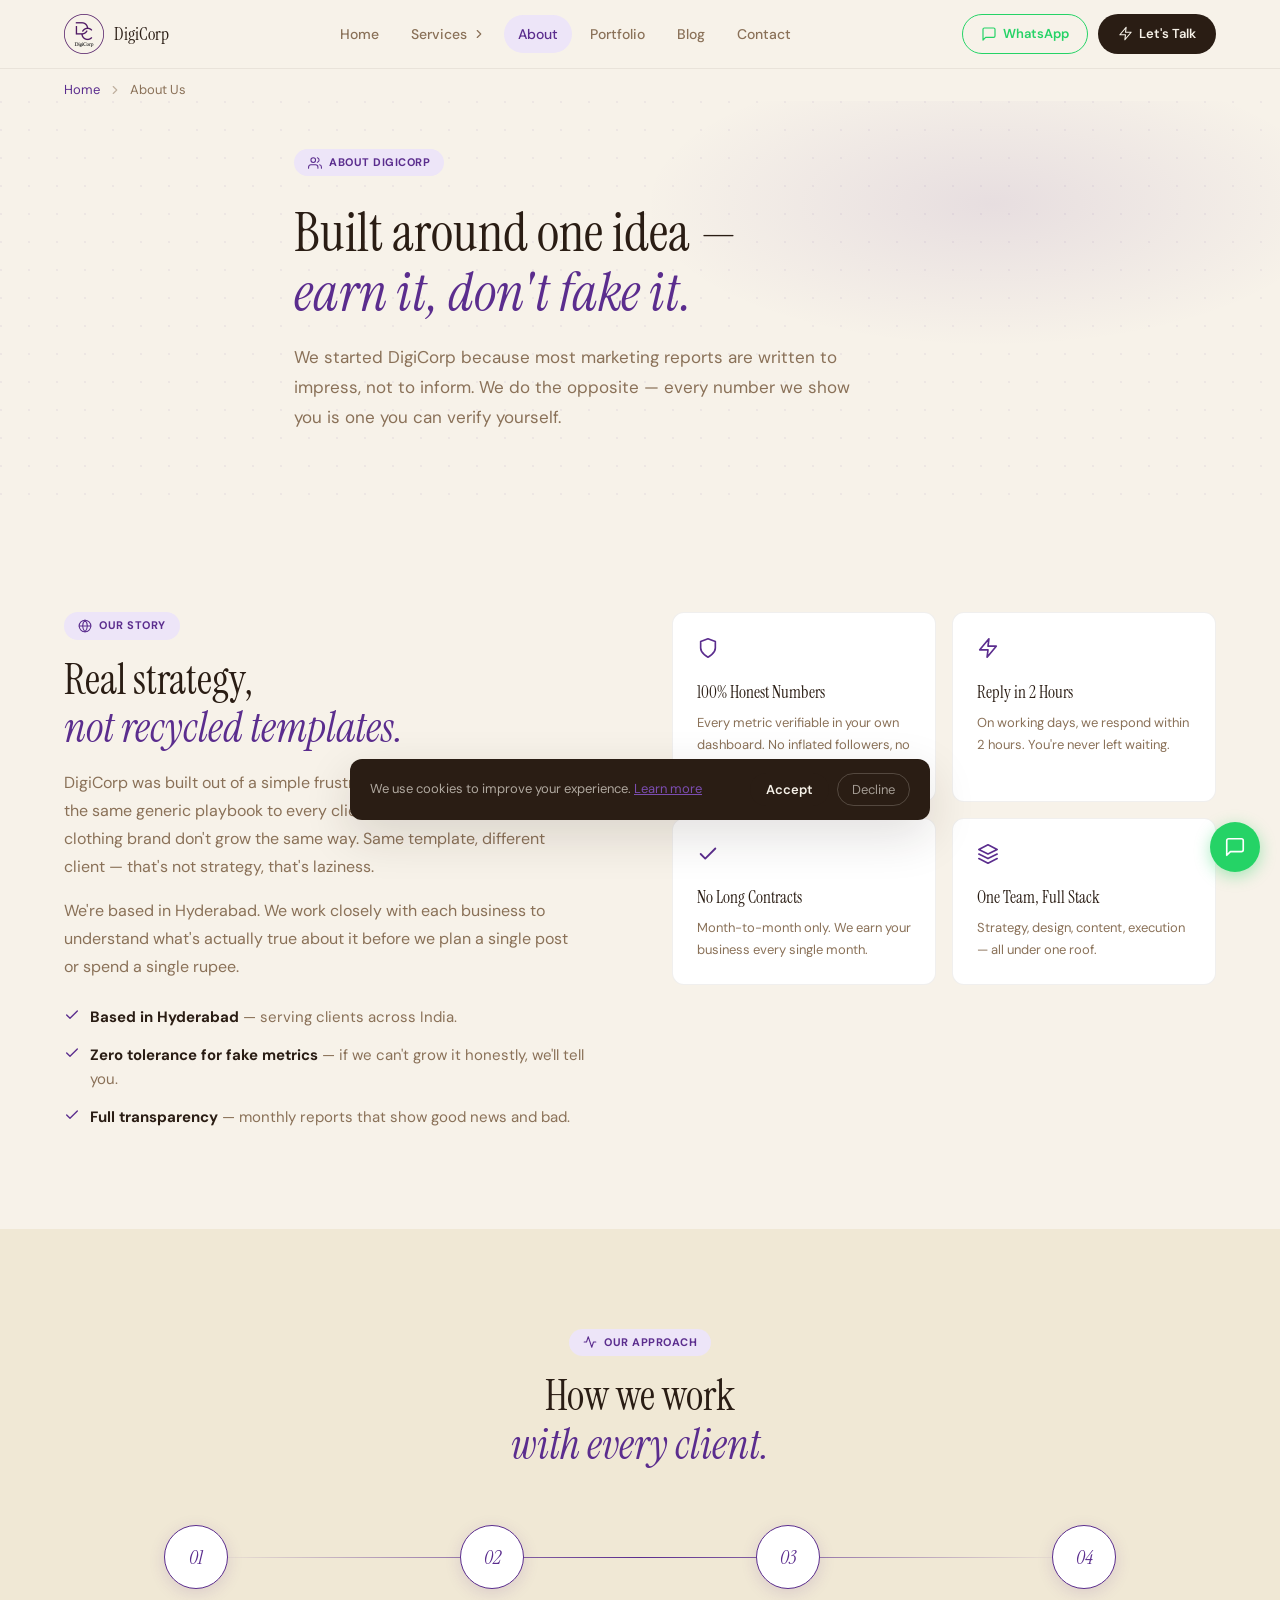
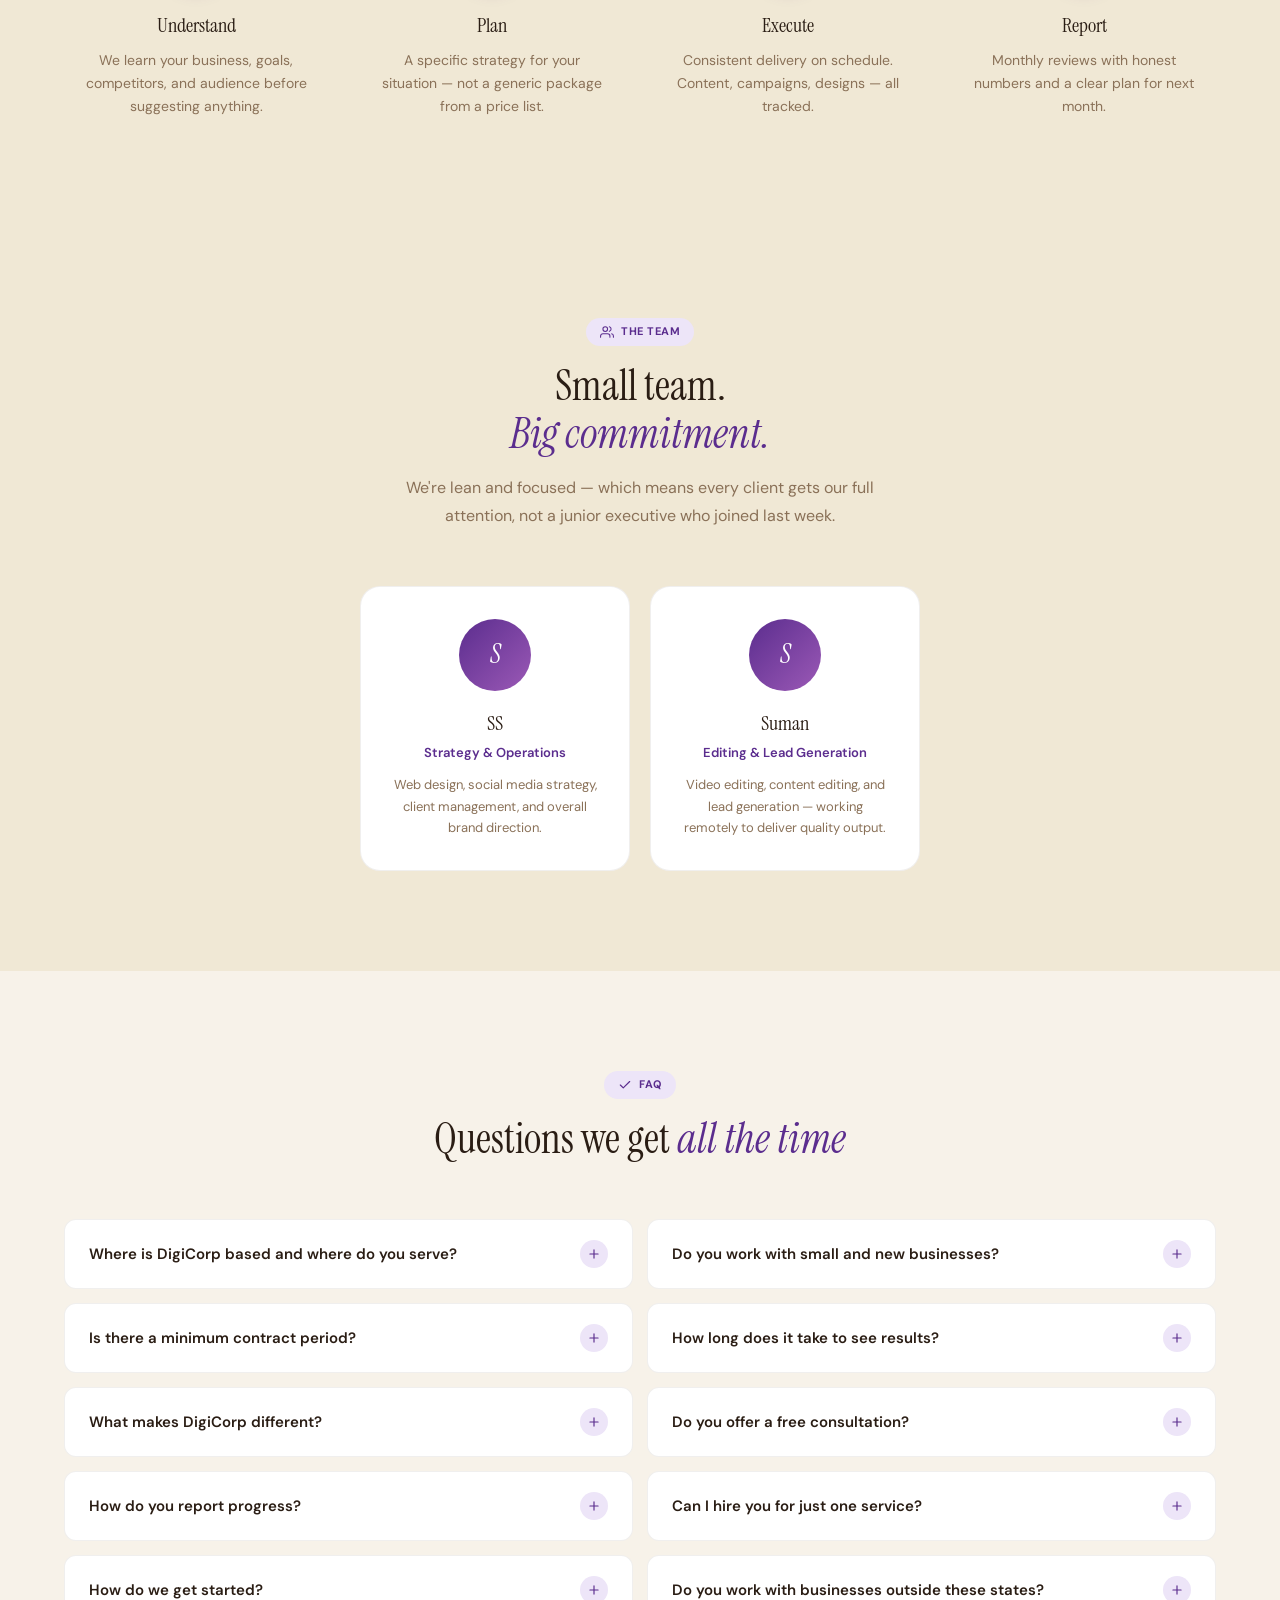
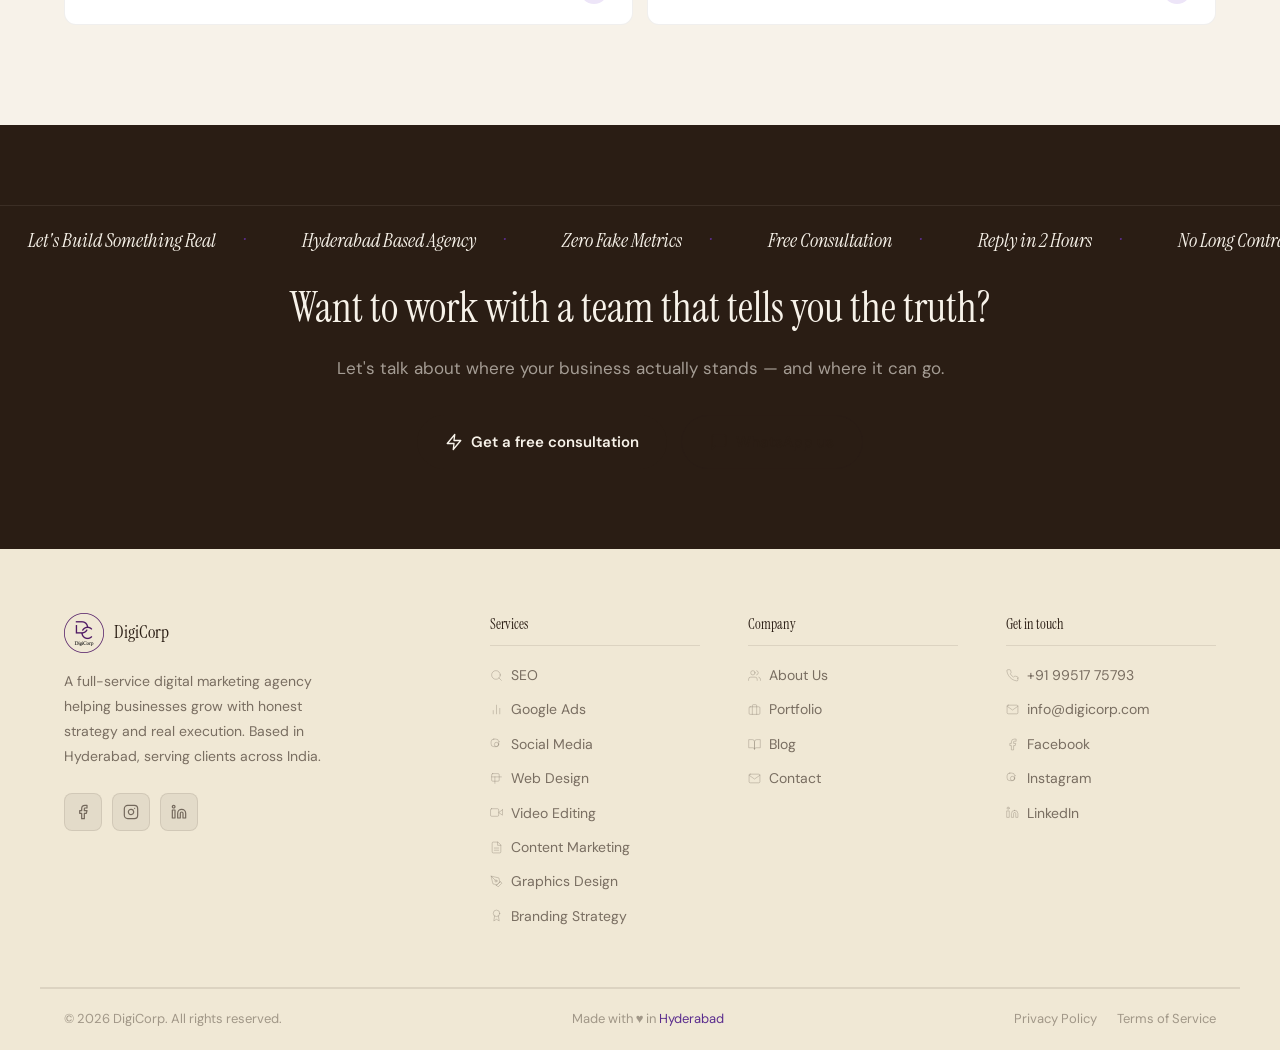
<file: about.html>
<!DOCTYPE html>
<html lang="en">
<head>
<meta charset="UTF-8">
<meta name="viewport" content="width=device-width, initial-scale=1.0">
<title>About Us — DigiCorp | Digital Marketing Agency Hyderabad</title>
<meta name="description" content="DigiCorp is a Hyderabad-based digital marketing agency built on honest strategy, zero fake metrics, and deep market research.">
<meta name="keywords" content="digital marketing agency Hyderabad, SEO Hyderabad, social media marketing Hyderabad, Google Ads, digital marketing agency India">
<meta property="og:title" content="About Us — DigiCorp">
<meta property="og:description" content="DigiCorp is a Hyderabad-based digital marketing agency built on honest strategy, zero fake metrics, and deep market research.">
<meta property="og:type" content="website">
<link rel="preconnect" href="https://fonts.googleapis.com">
<link rel="preconnect" href="https://fonts.gstatic.com" crossorigin>
<link href="https://fonts.googleapis.com/css2?family=Instrument+Serif:ital@0;1&family=DM+Sans:opsz,wght@9..40,300;9..40,400;9..40,500;9..40,600&display=swap" rel="stylesheet">
<link rel="stylesheet" href="css/style.css">
</head>
<body>
<div id="progress-bar"></div>
<div id="preloader"><div class="pre-inner"><img src="Digicorplogo.png" alt="DigiCorp" class="logo-img"><div class="pre-bar"><div class="pre-fill"></div></div></div></div>
<header class="navbar" id="navbar">
  <div class="nav-inner">
    <a href="index.html" class="nav-brand"><img src="Digicorplogo.png" alt="DigiCorp" class="logo-img"><span class="nav-brand-name">DigiCorp</span></a>
    <nav class="nav-links" id="navLinks"><a href="index.html" class="nav-link">Home</a><div class="dd-wrap"><button class="nav-link dd-btn">Services <svg width="14" height="14" viewBox="0 0 24 24" fill="none" stroke="currentColor" stroke-width="2" stroke-linecap="round" stroke-linejoin="round"><polyline points="9 18 15 12 9 6"/></svg></button><div class="dd-menu"><a href="seo.html" class="dd-item"><svg width="16" height="16" viewBox="0 0 24 24" fill="none" stroke="currentColor" stroke-width="1.8" stroke-linecap="round" stroke-linejoin="round"><circle cx="11" cy="11" r="8"/><line x1="21" y1="21" x2="16.65" y2="16.65"/></svg>SEO</a><a href="google-ads.html" class="dd-item"><svg width="16" height="16" viewBox="0 0 24 24" fill="none" stroke="currentColor" stroke-width="1.8" stroke-linecap="round" stroke-linejoin="round"><line x1="18" y1="20" x2="18" y2="10"/><line x1="12" y1="20" x2="12" y2="4"/><line x1="6" y1="20" x2="6" y2="14"/></svg>Google Ads</a><a href="social-media.html" class="dd-item"><svg width="16" height="16" viewBox="0 0 24 24" fill="none" stroke="currentColor" stroke-width="1.8" stroke-linecap="round" stroke-linejoin="round"><rect x="2" y="2" width="16" height="16" rx="5"/><path d="M16 11.37A4 4 0 1 1 12.63 8 4 4 0 0 1 16 11.37z"/><line x1="17.5" y1="6.5" x2="17.51" y2="6.5"/></svg>Social Media</a><a href="web-design.html" class="dd-item"><svg width="16" height="16" viewBox="0 0 24 24" fill="none" stroke="currentColor" stroke-width="1.8" stroke-linecap="round" stroke-linejoin="round"><rect x="3" y="3" width="16" height="16" rx="2"/><line x1="3" y1="9" x2="21" y2="9"/><line x1="9" y1="21" x2="9" y2="9"/></svg>Web Design</a><a href="video-editing.html" class="dd-item"><svg width="16" height="16" viewBox="0 0 24 24" fill="none" stroke="currentColor" stroke-width="1.8" stroke-linecap="round" stroke-linejoin="round"><polygon points="23 7 16 12 23 17 23 7"/><rect x="1" y="5" width="15" height="14" rx="2"/></svg>Video Editing</a><a href="content-marketing.html" class="dd-item"><svg width="16" height="16" viewBox="0 0 24 24" fill="none" stroke="currentColor" stroke-width="1.8" stroke-linecap="round" stroke-linejoin="round"><path d="M14 2H6a2 2 0 0 0-2 2v16a2 2 0 0 0 2 2h12a2 2 0 0 0 2-2V8z"/><polyline points="14 2 14 8 20 8"/><line x1="16" y1="13" x2="8" y2="13"/><line x1="16" y1="17" x2="8" y2="17"/></svg>Content Marketing</a><a href="graphics-design.html" class="dd-item"><svg width="16" height="16" viewBox="0 0 24 24" fill="none" stroke="currentColor" stroke-width="1.8" stroke-linecap="round" stroke-linejoin="round"><path d="M12 19l7-7 3 3-7 7-3-3z"/><path d="M18 13l-1.5-7.5L2 2l3.5 14.5L13 18l5-5z"/><path d="M2 2l7.586 7.586"/><circle cx="11" cy="11" r="2"/></svg>Graphics Design</a><a href="branding.html" class="dd-item"><svg width="16" height="16" viewBox="0 0 24 24" fill="none" stroke="currentColor" stroke-width="1.8" stroke-linecap="round" stroke-linejoin="round"><circle cx="12" cy="8" r="6"/><path d="M15.477 12.89L17 22l-5-3-5 3 1.523-9.11"/></svg>Branding Strategy</a></div></div><a href="about.html" class="nav-link active">About</a><a href="portfolio.html" class="nav-link">Portfolio</a><a href="blog.html" class="nav-link">Blog</a><a href="contact.html" class="nav-link">Contact</a></nav>
    <div class="nav-actions">
      <a href="https://wa.me/919951775793?text=Hi%20DigiCorp%2C%20I%20want%20to%20discuss%20digital%20marketing%20for%20my%20business." target="_blank" class="btn-wa"><svg width="16" height="16" viewBox="0 0 24 24" fill="none" stroke="currentColor" stroke-width="1.8" stroke-linecap="round" stroke-linejoin="round"><path d="M21 15a2 2 0 0 1-2 2H7l-4 4V5a2 2 0 0 1 2-2h14a2 2 0 0 1 2 2z"/></svg>WhatsApp</a>
      <a href="contact.html" class="btn-talk"><svg width="15" height="15" viewBox="0 0 24 24" fill="none" stroke="currentColor" stroke-width="1.8" stroke-linecap="round" stroke-linejoin="round"><polygon points="13 2 3 14 12 14 11 22 21 10 12 10 13 2"/></svg>Let's Talk</a>
    </div>
    <button class="hamburger" id="hamburger" aria-label="Menu"><span></span><span></span><span></span></button>
  </div>
</header>
<div class="mob-nav" id="mobNav">
  <a href="index.html" class="mob-link"><svg width="16" height="16" viewBox="0 0 24 24" fill="none" stroke="currentColor" stroke-width="1.8" stroke-linecap="round" stroke-linejoin="round"><path d="M3 9l9-7 9 7v11a2 2 0 0 1-2 2H5a2 2 0 0 1-2-2z"/><polyline points="9 22 9 12 15 12 15 22"/></svg>Home</a>
  <div class="mob-dd">
    <button class="mob-dd-btn" id="mobDdBtn"><svg width="16" height="16" viewBox="0 0 24 24" fill="none" stroke="currentColor" stroke-width="1.8" stroke-linecap="round" stroke-linejoin="round"><polygon points="12 2 2 7 12 12 22 7 12 2"/><polyline points="2 17 12 22 22 17"/><polyline points="2 12 12 17 22 12"/></svg>Services <svg width="14" height="14" viewBox="0 0 24 24" fill="none" stroke="currentColor" stroke-width="2" stroke-linecap="round" stroke-linejoin="round"><polyline points="9 18 15 12 9 6"/></svg></button>
    <div class="mob-svc-grid" id="mobSvcGrid"><a href="seo.html" class="mob-svc-link"><svg width="14" height="14" viewBox="0 0 24 24" fill="none" stroke="currentColor" stroke-width="1.8" stroke-linecap="round" stroke-linejoin="round"><circle cx="11" cy="11" r="8"/><line x1="21" y1="21" x2="16.65" y2="16.65"/></svg>SEO</a><a href="google-ads.html" class="mob-svc-link"><svg width="14" height="14" viewBox="0 0 24 24" fill="none" stroke="currentColor" stroke-width="1.8" stroke-linecap="round" stroke-linejoin="round"><line x1="18" y1="20" x2="18" y2="10"/><line x1="12" y1="20" x2="12" y2="4"/><line x1="6" y1="20" x2="6" y2="14"/></svg>Google Ads</a><a href="social-media.html" class="mob-svc-link"><svg width="14" height="14" viewBox="0 0 24 24" fill="none" stroke="currentColor" stroke-width="1.8" stroke-linecap="round" stroke-linejoin="round"><rect x="2" y="2" width="14" height="14" rx="5"/><path d="M16 11.37A4 4 0 1 1 12.63 8 4 4 0 0 1 16 11.37z"/><line x1="17.5" y1="6.5" x2="17.51" y2="6.5"/></svg>Social Media</a><a href="web-design.html" class="mob-svc-link"><svg width="14" height="14" viewBox="0 0 24 24" fill="none" stroke="currentColor" stroke-width="1.8" stroke-linecap="round" stroke-linejoin="round"><rect x="3" y="3" width="14" height="14" rx="2"/><line x1="3" y1="9" x2="21" y2="9"/><line x1="9" y1="21" x2="9" y2="9"/></svg>Web Design</a><a href="video-editing.html" class="mob-svc-link"><svg width="14" height="14" viewBox="0 0 24 24" fill="none" stroke="currentColor" stroke-width="1.8" stroke-linecap="round" stroke-linejoin="round"><polygon points="23 7 16 12 23 17 23 7"/><rect x="1" y="5" width="15" height="14" rx="2"/></svg>Video Editing</a><a href="content-marketing.html" class="mob-svc-link"><svg width="14" height="14" viewBox="0 0 24 24" fill="none" stroke="currentColor" stroke-width="1.8" stroke-linecap="round" stroke-linejoin="round"><path d="M14 2H6a2 2 0 0 0-2 2v16a2 2 0 0 0 2 2h12a2 2 0 0 0 2-2V8z"/><polyline points="14 2 14 8 20 8"/><line x1="16" y1="13" x2="8" y2="13"/><line x1="16" y1="17" x2="8" y2="17"/></svg>Content Marketing</a><a href="graphics-design.html" class="mob-svc-link"><svg width="14" height="14" viewBox="0 0 24 24" fill="none" stroke="currentColor" stroke-width="1.8" stroke-linecap="round" stroke-linejoin="round"><path d="M12 19l7-7 3 3-7 7-3-3z"/><path d="M18 13l-1.5-7.5L2 2l3.5 14.5L13 18l5-5z"/><path d="M2 2l7.586 7.586"/><circle cx="11" cy="11" r="2"/></svg>Graphics Design</a><a href="branding.html" class="mob-svc-link"><svg width="14" height="14" viewBox="0 0 24 24" fill="none" stroke="currentColor" stroke-width="1.8" stroke-linecap="round" stroke-linejoin="round"><circle cx="12" cy="8" r="6"/><path d="M15.477 12.89L17 22l-5-3-5 3 1.523-9.11"/></svg>Branding Strategy</a></div>
  </div>
  <a href="about.html" class="mob-link"><svg width="16" height="16" viewBox="0 0 24 24" fill="none" stroke="currentColor" stroke-width="1.8" stroke-linecap="round" stroke-linejoin="round"><path d="M17 21v-2a4 4 0 0 0-4-4H5a4 4 0 0 0-4 4v2"/><circle cx="9" cy="7" r="4"/><path d="M23 21v-2a4 4 0 0 0-3-3.87"/><path d="M16 3.13a4 4 0 0 1 0 7.75"/></svg>About</a>
  <a href="portfolio.html" class="mob-link"><svg width="16" height="16" viewBox="0 0 24 24" fill="none" stroke="currentColor" stroke-width="1.8" stroke-linecap="round" stroke-linejoin="round"><rect x="2" y="7" width="20" height="14" rx="2"/><path d="M16 21V5a2 2 0 0 0-2-2h-4a2 2 0 0 0-2 2v16"/></svg>Portfolio</a>
  <a href="blog.html" class="mob-link"><svg width="16" height="16" viewBox="0 0 24 24" fill="none" stroke="currentColor" stroke-width="1.8" stroke-linecap="round" stroke-linejoin="round"><path d="M2 3h6a4 4 0 0 1 4 4v14a3 3 0 0 0-3-3H2z"/><path d="M22 3h-6a4 4 0 0 0-4 4v14a3 3 0 0 1 3-3h7z"/></svg>Blog</a>
  <a href="contact.html" class="mob-link"><svg width="16" height="16" viewBox="0 0 24 24" fill="none" stroke="currentColor" stroke-width="1.8" stroke-linecap="round" stroke-linejoin="round"><path d="M4 4h16c1.1 0 2 .9 2 2v12c0 1.1-.9 2-2 2H4c-1.1 0-2-.9-2-2V6c0-1.1.9-2 2-2z"/><polyline points="22,6 12,13 2,6"/></svg>Contact</a>
  <div class="mob-actions">
    <a href="https://wa.me/919951775793?text=Hi%20DigiCorp%2C%20I%20want%20to%20discuss%20digital%20marketing%20for%20my%20business." target="_blank" class="btn-wa w100">WhatsApp us</a>
    <a href="contact.html" class="btn-talk w100">Let's Talk</a>
  </div>
</div>
<div class="breadcrumb"><div class="container bc-inner"><a href="index.html">Home</a><svg width="14" height="14" viewBox="0 0 24 24" fill="none" stroke="currentColor" stroke-width="2" stroke-linecap="round" stroke-linejoin="round"><polyline points="9 18 15 12 9 6"/></svg><span>About Us</span></div></div>
<section class="page-hero">
  <div class="hero-bg"></div>
  <div class="container page-hero-inner">
    <span class="section-label"><svg width="14" height="14" viewBox="0 0 24 24" fill="none" stroke="currentColor" stroke-width="1.8" stroke-linecap="round" stroke-linejoin="round"><path d="M17 21v-2a4 4 0 0 0-4-4H5a4 4 0 0 0-4 4v2"/><circle cx="9" cy="7" r="4"/><path d="M23 21v-2a4 4 0 0 0-3-3.87"/><path d="M16 3.13a4 4 0 0 1 0 7.75"/></svg>About DigiCorp</span>
    <h1 class="page-hero-title">Built around one idea —<br><em>earn it, don't fake it.</em></h1>
    <p class="page-hero-sub">We started DigiCorp because most marketing reports are written to impress, not to inform. We do the opposite — every number we show you is one you can verify yourself.</p>
  </div>
</section>
<section class="section">
  <div class="container why-inner">
    <div class="why-left reveal">
      <span class="section-label"><svg width="14" height="14" viewBox="0 0 24 24" fill="none" stroke="currentColor" stroke-width="1.8" stroke-linecap="round" stroke-linejoin="round"><circle cx="12" cy="12" r="10"/><line x1="2" y1="12" x2="22" y2="12"/><path d="M12 2a15.3 15.3 0 0 1 4 10 15.3 15.3 0 0 1-4 10 15.3 15.3 0 0 1-4-10 15.3 15.3 0 0 1 4-10z"/></svg>Our story</span>
      <h2 class="section-title">Real strategy,<br><em>not recycled templates.</em></h2>
      <p class="section-sub" style="margin-bottom:16px;">DigiCorp was built out of a simple frustration — too many agencies sell the same generic playbook to every client. A gym, a law firm, and a clothing brand don't grow the same way. Same template, different client — that's not strategy, that's laziness.</p>
      <p class="section-sub">We're based in Hyderabad. We work closely with each business to understand what's actually true about it before we plan a single post or spend a single rupee.</p>
      <ul class="why-list" style="margin-top:24px;">
        <li><svg width="16" height="16" viewBox="0 0 24 24" fill="none" stroke="currentColor" stroke-width="2" stroke-linecap="round" stroke-linejoin="round"><polyline points="20 6 9 17 4 12"/></svg><span><strong>Based in Hyderabad</strong> — serving clients across India.</span></li>
        <li><svg width="16" height="16" viewBox="0 0 24 24" fill="none" stroke="currentColor" stroke-width="2" stroke-linecap="round" stroke-linejoin="round"><polyline points="20 6 9 17 4 12"/></svg><span><strong>Zero tolerance for fake metrics</strong> — if we can't grow it honestly, we'll tell you.</span></li>
        <li><svg width="16" height="16" viewBox="0 0 24 24" fill="none" stroke="currentColor" stroke-width="2" stroke-linecap="round" stroke-linejoin="round"><polyline points="20 6 9 17 4 12"/></svg><span><strong>Full transparency</strong> — monthly reports that show good news and bad.</span></li>
      </ul>
    </div>
    <div class="why-right reveal">
      <div class="why-card"><svg width="22" height="22" viewBox="0 0 24 24" fill="none" stroke="currentColor" stroke-width="1.8" stroke-linecap="round" stroke-linejoin="round"><path d="M12 22s8-4 8-10V5l-8-3-8 3v7c0 6 8 10 8 10z"/></svg><h4>100% Honest Numbers</h4><p>Every metric verifiable in your own dashboard. No inflated followers, no fake engagement.</p></div>
      <div class="why-card"><svg width="22" height="22" viewBox="0 0 24 24" fill="none" stroke="currentColor" stroke-width="1.8" stroke-linecap="round" stroke-linejoin="round"><polygon points="13 2 3 14 12 14 11 22 21 10 12 10 13 2"/></svg><h4>Reply in 2 Hours</h4><p>On working days, we respond within 2 hours. You're never left waiting.</p></div>
      <div class="why-card"><svg width="22" height="22" viewBox="0 0 24 24" fill="none" stroke="currentColor" stroke-width="2" stroke-linecap="round" stroke-linejoin="round"><polyline points="20 6 9 17 4 12"/></svg><h4>No Long Contracts</h4><p>Month-to-month only. We earn your business every single month.</p></div>
      <div class="why-card"><svg width="22" height="22" viewBox="0 0 24 24" fill="none" stroke="currentColor" stroke-width="1.8" stroke-linecap="round" stroke-linejoin="round"><polygon points="12 2 2 7 12 12 22 7 12 2"/><polyline points="2 17 12 22 22 17"/><polyline points="2 12 12 17 22 12"/></svg><h4>One Team, Full Stack</h4><p>Strategy, design, content, execution — all under one roof.</p></div>
    </div>
  </div>
</section>
<section class="section process-section">
  <div class="container">
    <div class="section-header center">
      <span class="section-label"><svg width="14" height="14" viewBox="0 0 24 24" fill="none" stroke="currentColor" stroke-width="1.8" stroke-linecap="round" stroke-linejoin="round"><polyline points="22 12 18 12 15 21 9 3 6 12 2 12"/></svg>Our approach</span>
      <h2 class="section-title">How we work<br><em>with every client.</em></h2>
    </div>
    <div class="process-grid">
      <div class="process-step reveal"><div class="process-num-wrap"><span class="process-num">01</span></div><h3>Understand</h3><p>We learn your business, goals, competitors, and audience before suggesting anything.</p></div>
      <div class="process-step reveal reveal-d1"><div class="process-num-wrap"><span class="process-num">02</span></div><h3>Plan</h3><p>A specific strategy for your situation — not a generic package from a price list.</p></div>
      <div class="process-step reveal reveal-d2"><div class="process-num-wrap"><span class="process-num">03</span></div><h3>Execute</h3><p>Consistent delivery on schedule. Content, campaigns, designs — all tracked.</p></div>
      <div class="process-step reveal reveal-d3"><div class="process-num-wrap"><span class="process-num">04</span></div><h3>Report</h3><p>Monthly reviews with honest numbers and a clear plan for next month.</p></div>
    </div>
  </div>
</section>
<section class="section" style="background:var(--cream-soft);">
  <div class="container">
    <div class="section-header center">
      <span class="section-label"><svg width="14" height="14" viewBox="0 0 24 24" fill="none" stroke="currentColor" stroke-width="1.8" stroke-linecap="round" stroke-linejoin="round"><path d="M17 21v-2a4 4 0 0 0-4-4H5a4 4 0 0 0-4 4v2"/><circle cx="9" cy="7" r="4"/><path d="M23 21v-2a4 4 0 0 0-3-3.87"/><path d="M16 3.13a4 4 0 0 1 0 7.75"/></svg>The team</span>
      <h2 class="section-title">Small team.<br><em>Big commitment.</em></h2>
      <p class="section-sub">We're lean and focused — which means every client gets our full attention, not a junior executive who joined last week.</p>
    </div>
    <div class="team-grid">
      <div class="team-card reveal"><div class="team-avatar">S</div><h3>SS</h3><div class="team-role">Strategy & Operations</div><p>Web design, social media strategy, client management, and overall brand direction.</p></div>
      <div class="team-card reveal reveal-d1"><div class="team-avatar">S</div><h3>Suman</h3><div class="team-role">Editing & Lead Generation</div><p>Video editing, content editing, and lead generation — working remotely to deliver quality output.</p></div>
    </div>
  </div>
</section>
<section class="section faq-section">
  <div class="container">
    <div class="section-header center">
      <span class="section-label"><svg width="14" height="14" viewBox="0 0 24 24" fill="none" stroke="currentColor" stroke-width="2" stroke-linecap="round" stroke-linejoin="round"><polyline points="20 6 9 17 4 12"/></svg>FAQ</span>
      <h2 class="section-title">Questions we get <em>all the time</em></h2>
    </div>
    <div class="faq-grid"><div class="faq-item"><button class="faq-q"><span>Where is DigiCorp based and where do you serve?</span><div class="faq-icon"><svg width="14" height="14" viewBox="0 0 24 24" fill="none" stroke="currentColor" stroke-width="2" stroke-linecap="round" stroke-linejoin="round"><line x1="12" y1="5" x2="12" y2="19"/><line x1="5" y1="12" x2="19" y2="12"/></svg></div></button><div class="faq-a"><p>We are based in Hyderabad. We serve businesses across India — with a strong focus on businesses in Telangana, Andhra Pradesh, Karnataka, and Tamil Nadu.</p></div></div>
<div class="faq-item"><button class="faq-q"><span>Do you work with small and new businesses?</span><div class="faq-icon"><svg width="14" height="14" viewBox="0 0 24 24" fill="none" stroke="currentColor" stroke-width="2" stroke-linecap="round" stroke-linejoin="round"><line x1="12" y1="5" x2="12" y2="19"/><line x1="5" y1="12" x2="19" y2="12"/></svg></div></button><div class="faq-a"><p>Yes — businesses of all sizes. We especially enjoy working with businesses just starting their digital journey because we can build the right foundation from day one.</p></div></div>
<div class="faq-item"><button class="faq-q"><span>Is there a minimum contract period?</span><div class="faq-icon"><svg width="14" height="14" viewBox="0 0 24 24" fill="none" stroke="currentColor" stroke-width="2" stroke-linecap="round" stroke-linejoin="round"><line x1="12" y1="5" x2="12" y2="19"/><line x1="5" y1="12" x2="19" y2="12"/></svg></div></button><div class="faq-a"><p>No long-term contracts. Month-to-month only. We earn your business every month with results, not paperwork.</p></div></div>
<div class="faq-item"><button class="faq-q"><span>How long does it take to see results?</span><div class="faq-icon"><svg width="14" height="14" viewBox="0 0 24 24" fill="none" stroke="currentColor" stroke-width="2" stroke-linecap="round" stroke-linejoin="round"><line x1="12" y1="5" x2="12" y2="19"/><line x1="5" y1="12" x2="19" y2="12"/></svg></div></button><div class="faq-a"><p>It depends on the service. Google Ads can show results within days. SEO takes 3–6 months. Social media shows steady improvement month on month with the right content strategy.</p></div></div>
<div class="faq-item"><button class="faq-q"><span>What makes DigiCorp different?</span><div class="faq-icon"><svg width="14" height="14" viewBox="0 0 24 24" fill="none" stroke="currentColor" stroke-width="2" stroke-linecap="round" stroke-linejoin="round"><line x1="12" y1="5" x2="12" y2="19"/><line x1="5" y1="12" x2="19" y2="12"/></svg></div></button><div class="faq-a"><p>Three things: we understand the local market deeply, we never use fake metrics, and we give you honest monthly reports whether the news is good or bad.</p></div></div>
<div class="faq-item"><button class="faq-q"><span>Do you offer a free consultation?</span><div class="faq-icon"><svg width="14" height="14" viewBox="0 0 24 24" fill="none" stroke="currentColor" stroke-width="2" stroke-linecap="round" stroke-linejoin="round"><line x1="12" y1="5" x2="12" y2="19"/><line x1="5" y1="12" x2="19" y2="12"/></svg></div></button><div class="faq-a"><p>Yes — always. Tell us about your business and we'll tell you exactly where the opportunity is. No sales pitch, no obligation.</p></div></div>
<div class="faq-item"><button class="faq-q"><span>How do you report progress?</span><div class="faq-icon"><svg width="14" height="14" viewBox="0 0 24 24" fill="none" stroke="currentColor" stroke-width="2" stroke-linecap="round" stroke-linejoin="round"><line x1="12" y1="5" x2="12" y2="19"/><line x1="5" y1="12" x2="19" y2="12"/></svg></div></button><div class="faq-a"><p>Monthly reports with real numbers — reach, followers, clicks, leads, rankings. We explain what worked, what didn't, and the plan for next month.</p></div></div>
<div class="faq-item"><button class="faq-q"><span>Can I hire you for just one service?</span><div class="faq-icon"><svg width="14" height="14" viewBox="0 0 24 24" fill="none" stroke="currentColor" stroke-width="2" stroke-linecap="round" stroke-linejoin="round"><line x1="12" y1="5" x2="12" y2="19"/><line x1="5" y1="12" x2="19" y2="12"/></svg></div></button><div class="faq-a"><p>Yes. You don't need a full package. Start with whatever is most urgent — one service is completely fine.</p></div></div>
<div class="faq-item"><button class="faq-q"><span>How do we get started?</span><div class="faq-icon"><svg width="14" height="14" viewBox="0 0 24 24" fill="none" stroke="currentColor" stroke-width="2" stroke-linecap="round" stroke-linejoin="round"><line x1="12" y1="5" x2="12" y2="19"/><line x1="5" y1="12" x2="19" y2="12"/></svg></div></button><div class="faq-a"><p>Fill out the contact form, WhatsApp us, or call. We'll set up a free 30-minute call and tell you exactly where to begin.</p></div></div>
<div class="faq-item"><button class="faq-q"><span>Do you work with businesses outside these states?</span><div class="faq-icon"><svg width="14" height="14" viewBox="0 0 24 24" fill="none" stroke="currentColor" stroke-width="2" stroke-linecap="round" stroke-linejoin="round"><line x1="12" y1="5" x2="12" y2="19"/><line x1="5" y1="12" x2="19" y2="12"/></svg></div></button><div class="faq-a"><p>Yes. While we focus on South India, we serve clients across India. Location is never a barrier — we work fully remotely.</p></div></div>
</div>
  </div>
</section>
<section class="cta-band">
  <div class="marquee-wrap"><div class="marquee-track"><span class="mq-item">Let's Build Something Real<span class="mq-dot">·</span></span><span class="mq-item">Hyderabad Based Agency<span class="mq-dot">·</span></span><span class="mq-item">Zero Fake Metrics<span class="mq-dot">·</span></span><span class="mq-item">Free Consultation<span class="mq-dot">·</span></span><span class="mq-item">Reply in 2 Hours<span class="mq-dot">·</span></span><span class="mq-item">No Long Contracts<span class="mq-dot">·</span></span><span class="mq-item">Let's Build Something Real<span class="mq-dot">·</span></span><span class="mq-item">Hyderabad Based Agency<span class="mq-dot">·</span></span><span class="mq-item">Zero Fake Metrics<span class="mq-dot">·</span></span><span class="mq-item">Free Consultation<span class="mq-dot">·</span></span><span class="mq-item">Reply in 2 Hours<span class="mq-dot">·</span></span><span class="mq-item">No Long Contracts<span class="mq-dot">·</span></span><span class="mq-item">Let's Build Something Real<span class="mq-dot">·</span></span><span class="mq-item">Hyderabad Based Agency<span class="mq-dot">·</span></span><span class="mq-item">Zero Fake Metrics<span class="mq-dot">·</span></span><span class="mq-item">Free Consultation<span class="mq-dot">·</span></span><span class="mq-item">Reply in 2 Hours<span class="mq-dot">·</span></span><span class="mq-item">No Long Contracts<span class="mq-dot">·</span></span></div></div>
  <div class="container cta-band-inner">
    <h2>Want to work with a team that tells you the truth?</h2>
    <p>Let's talk about where your business actually stands — and where it can go.</p>
    <div class="cta-btns">
      <a href="contact.html" class="btn-talk-lg"><svg width="18" height="18" viewBox="0 0 24 24" fill="none" stroke="currentColor" stroke-width="1.8" stroke-linecap="round" stroke-linejoin="round"><polygon points="13 2 3 14 12 14 11 22 21 10 12 10 13 2"/></svg>Get a free consultation</a>
      <a href="https://wa.me/919951775793?text=Hi%20DigiCorp%2C%20I%20want%20to%20discuss%20digital%20marketing%20for%20my%20business." target="_blank" class="btn-outline-lg"><svg width="18" height="18" viewBox="0 0 24 24" fill="none" stroke="currentColor" stroke-width="1.8" stroke-linecap="round" stroke-linejoin="round"><path d="M21 15a2 2 0 0 1-2 2H7l-4 4V5a2 2 0 0 1 2-2h14a2 2 0 0 1 2 2z"/></svg>WhatsApp us</a>
    </div>
  </div>
</section>
<footer class="footer">
  <div class="footer-top">
    <div class="footer-brand">
      <a href="index.html" class="footer-logo"><img src="Digicorplogo.png" alt="DigiCorp" class="logo-img"><span>DigiCorp</span></a>
      <p class="footer-desc">A full-service digital marketing agency helping businesses grow with honest strategy and real execution. Based in Hyderabad, serving clients across India.</p>
      <div class="footer-social">
        <a href="https://www.facebook.com/profile.php?id=61591775640880" target="_blank" aria-label="Facebook"><svg width="18" height="18" viewBox="0 0 24 24" fill="none" stroke="currentColor" stroke-width="1.8" stroke-linecap="round" stroke-linejoin="round"><path d="M18 2h-3a5 5 0 0 0-5 5v3H7v4h3v8h4v-8h3l1-4h-4V7a1 1 0 0 1 1-1h3z"/></svg></a>
        <a href="https://www.instagram.com/digicorp.hyd/" target="_blank" aria-label="Instagram"><svg width="20" height="20" viewBox="0 0 24 24" fill="none" stroke="currentColor" stroke-width="1.8" stroke-linecap="round" stroke-linejoin="round"><rect x="2" y="2" width="20" height="20" rx="5"/><path d="M16 11.37A4 4 0 1 1 12.63 8 4 4 0 0 1 16 11.37z"/><line x1="17.5" y1="6.5" x2="17.51" y2="6.5"/></svg></a>
        <a href="https://www.linkedin.com/company/digicorp-hyd" target="_blank" aria-label="LinkedIn"><svg width="18" height="18" viewBox="0 0 24 24" fill="none" stroke="currentColor" stroke-width="1.8" stroke-linecap="round" stroke-linejoin="round"><path d="M16 8a6 6 0 0 1 6 6v7h-4v-7a2 2 0 0 0-2-2 2 2 0 0 0-2 2v7h-4v-7a6 6 0 0 1 6-6z"/><rect x="2" y="9" width="4" height="12"/><circle cx="4" cy="4" r="2"/></svg></a>
      </div>
    </div>
    <div class="footer-col">
      <h4>Services</h4>
      <a href="seo.html"><svg width="14" height="14" viewBox="0 0 24 24" fill="none" stroke="currentColor" stroke-width="1.8" stroke-linecap="round" stroke-linejoin="round"><circle cx="11" cy="11" r="8"/><line x1="21" y1="21" x2="16.65" y2="16.65"/></svg>SEO</a>
      <a href="google-ads.html"><svg width="14" height="14" viewBox="0 0 24 24" fill="none" stroke="currentColor" stroke-width="1.8" stroke-linecap="round" stroke-linejoin="round"><line x1="18" y1="20" x2="18" y2="10"/><line x1="12" y1="20" x2="12" y2="4"/><line x1="6" y1="20" x2="6" y2="14"/></svg>Google Ads</a>
      <a href="social-media.html"><svg width="14" height="14" viewBox="0 0 24 24" fill="none" stroke="currentColor" stroke-width="1.8" stroke-linecap="round" stroke-linejoin="round"><rect x="2" y="2" width="14" height="14" rx="5"/><path d="M16 11.37A4 4 0 1 1 12.63 8 4 4 0 0 1 16 11.37z"/><line x1="17.5" y1="6.5" x2="17.51" y2="6.5"/></svg>Social Media</a>
      <a href="web-design.html"><svg width="14" height="14" viewBox="0 0 24 24" fill="none" stroke="currentColor" stroke-width="1.8" stroke-linecap="round" stroke-linejoin="round"><rect x="3" y="3" width="14" height="14" rx="2"/><line x1="3" y1="9" x2="21" y2="9"/><line x1="9" y1="21" x2="9" y2="9"/></svg>Web Design</a>
      <a href="video-editing.html"><svg width="14" height="14" viewBox="0 0 24 24" fill="none" stroke="currentColor" stroke-width="1.8" stroke-linecap="round" stroke-linejoin="round"><polygon points="23 7 16 12 23 17 23 7"/><rect x="1" y="5" width="15" height="14" rx="2"/></svg>Video Editing</a>
      <a href="content-marketing.html"><svg width="14" height="14" viewBox="0 0 24 24" fill="none" stroke="currentColor" stroke-width="1.8" stroke-linecap="round" stroke-linejoin="round"><path d="M14 2H6a2 2 0 0 0-2 2v16a2 2 0 0 0 2 2h12a2 2 0 0 0 2-2V8z"/><polyline points="14 2 14 8 20 8"/><line x1="16" y1="13" x2="8" y2="13"/><line x1="16" y1="17" x2="8" y2="17"/></svg>Content Marketing</a>
      <a href="graphics-design.html"><svg width="14" height="14" viewBox="0 0 24 24" fill="none" stroke="currentColor" stroke-width="1.8" stroke-linecap="round" stroke-linejoin="round"><path d="M12 19l7-7 3 3-7 7-3-3z"/><path d="M18 13l-1.5-7.5L2 2l3.5 14.5L13 18l5-5z"/><path d="M2 2l7.586 7.586"/><circle cx="11" cy="11" r="2"/></svg>Graphics Design</a>
      <a href="branding.html"><svg width="14" height="14" viewBox="0 0 24 24" fill="none" stroke="currentColor" stroke-width="1.8" stroke-linecap="round" stroke-linejoin="round"><circle cx="12" cy="8" r="6"/><path d="M15.477 12.89L17 22l-5-3-5 3 1.523-9.11"/></svg>Branding Strategy</a>
    </div>
    <div class="footer-col">
      <h4>Company</h4>
      <a href="about.html"><svg width="14" height="14" viewBox="0 0 24 24" fill="none" stroke="currentColor" stroke-width="1.8" stroke-linecap="round" stroke-linejoin="round"><path d="M17 21v-2a4 4 0 0 0-4-4H5a4 4 0 0 0-4 4v2"/><circle cx="9" cy="7" r="4"/><path d="M23 21v-2a4 4 0 0 0-3-3.87"/><path d="M16 3.13a4 4 0 0 1 0 7.75"/></svg>About Us</a>
      <a href="portfolio.html"><svg width="14" height="14" viewBox="0 0 24 24" fill="none" stroke="currentColor" stroke-width="1.8" stroke-linecap="round" stroke-linejoin="round"><rect x="2" y="7" width="20" height="14" rx="2"/><path d="M16 21V5a2 2 0 0 0-2-2h-4a2 2 0 0 0-2 2v16"/></svg>Portfolio</a>
      <a href="blog.html"><svg width="14" height="14" viewBox="0 0 24 24" fill="none" stroke="currentColor" stroke-width="1.8" stroke-linecap="round" stroke-linejoin="round"><path d="M2 3h6a4 4 0 0 1 4 4v14a3 3 0 0 0-3-3H2z"/><path d="M22 3h-6a4 4 0 0 0-4 4v14a3 3 0 0 1 3-3h7z"/></svg>Blog</a>
      <a href="contact.html"><svg width="14" height="14" viewBox="0 0 24 24" fill="none" stroke="currentColor" stroke-width="1.8" stroke-linecap="round" stroke-linejoin="round"><path d="M4 4h16c1.1 0 2 .9 2 2v12c0 1.1-.9 2-2 2H4c-1.1 0-2-.9-2-2V6c0-1.1.9-2 2-2z"/><polyline points="22,6 12,13 2,6"/></svg>Contact</a>
    </div>
    <div class="footer-col">
      <h4>Get in touch</h4>
      <a href="tel:+919951775793"><svg width="14" height="14" viewBox="0 0 24 24" fill="none" stroke="currentColor" stroke-width="1.8" stroke-linecap="round" stroke-linejoin="round"><path d="M22 16.92v3a2 2 0 0 1-2.18 2 19.79 19.79 0 0 1-8.63-3.07A19.5 19.5 0 0 1 4.69 12 19.79 19.79 0 0 1 1.61 3.4 2 2 0 0 1 3.6 1.22h3a2 2 0 0 1 2 1.72c.127.96.361 1.903.7 2.81a2 2 0 0 1-.45 2.11L7.91 8.96a16 16 0 0 0 6.09 6.09l1.32-1.32a2 2 0 0 1 2.11-.45c.907.339 1.85.573 2.81.7A2 2 0 0 1 22 16.92z"/></svg>+91 99517 75793</a>
      <a href="mailto:info@digicorp.com"><svg width="14" height="14" viewBox="0 0 24 24" fill="none" stroke="currentColor" stroke-width="1.8" stroke-linecap="round" stroke-linejoin="round"><path d="M4 4h16c1.1 0 2 .9 2 2v12c0 1.1-.9 2-2 2H4c-1.1 0-2-.9-2-2V6c0-1.1.9-2 2-2z"/><polyline points="22,6 12,13 2,6"/></svg>info@digicorp.com</a>
      <a href="https://www.facebook.com/profile.php?id=61591775640880" target="_blank"><svg width="14" height="14" viewBox="0 0 24 24" fill="none" stroke="currentColor" stroke-width="1.8" stroke-linecap="round" stroke-linejoin="round"><path d="M18 2h-3a5 5 0 0 0-5 5v3H7v4h3v8h4v-8h3l1-4h-4V7a1 1 0 0 1 1-1h3z"/></svg>Facebook</a>
      <a href="https://www.instagram.com/digicorp.hyd/" target="_blank"><svg width="14" height="14" viewBox="0 0 24 24" fill="none" stroke="currentColor" stroke-width="1.8" stroke-linecap="round" stroke-linejoin="round"><rect x="2" y="2" width="14" height="14" rx="5"/><path d="M16 11.37A4 4 0 1 1 12.63 8 4 4 0 0 1 16 11.37z"/><line x1="17.5" y1="6.5" x2="17.51" y2="6.5"/></svg>Instagram</a>
      <a href="https://www.linkedin.com/company/digicorp-hyd" target="_blank"><svg width="14" height="14" viewBox="0 0 24 24" fill="none" stroke="currentColor" stroke-width="1.8" stroke-linecap="round" stroke-linejoin="round"><path d="M16 8a6 6 0 0 1 6 6v7h-4v-7a2 2 0 0 0-2-2 2 2 0 0 0-2 2v7h-4v-7a6 6 0 0 1 6-6z"/><rect x="2" y="9" width="4" height="12"/><circle cx="4" cy="4" r="2"/></svg>LinkedIn</a>
    </div>
  </div>
  <div class="footer-bottom">
    <p>© 2026 DigiCorp. All rights reserved.</p>
    <p class="footer-hyd">Made with ♥ in <span>Hyderabad</span></p>
    <div class="footer-legal">
      <a href="#">Privacy Policy</a>
      <a href="#">Terms of Service</a>
    </div>
  </div>
</footer>
<a href="https://wa.me/919951775793?text=Hi%20DigiCorp%2C%20I%20want%20to%20discuss%20digital%20marketing%20for%20my%20business." target="_blank" class="fab-wa" aria-label="WhatsApp"><svg width="24" height="24" viewBox="0 0 24 24" fill="none" stroke="currentColor" stroke-width="1.8" stroke-linecap="round" stroke-linejoin="round"><path d="M21 15a2 2 0 0 1-2 2H7l-4 4V5a2 2 0 0 1 2-2h14a2 2 0 0 1 2 2z"/></svg></a>
<button class="fab-top" id="fabTop" aria-label="Back to top"><svg width="20" height="20" viewBox="0 0 24 24" fill="none" stroke="currentColor" stroke-width="2" stroke-linecap="round" stroke-linejoin="round"><line x1="12" y1="19" x2="12" y2="5"/><polyline points="5 12 12 5 19 12"/></svg></button>
<div class="mob-bottom-nav">
  <a href="index.html" class="mbn-btn" data-page="index.html"><svg width="22" height="22" viewBox="0 0 24 24" fill="none" stroke="currentColor" stroke-width="1.8" stroke-linecap="round" stroke-linejoin="round"><path d="M3 9l9-7 9 7v11a2 2 0 0 1-2 2H5a2 2 0 0 1-2-2z"/><polyline points="9 22 9 12 15 12 15 22"/></svg><span>Home</span></a>
  <a href="services.html" class="mbn-btn" data-page="services.html"><svg width="22" height="22" viewBox="0 0 24 24" fill="none" stroke="currentColor" stroke-width="1.8" stroke-linecap="round" stroke-linejoin="round"><polygon points="12 2 2 7 12 12 22 7 12 2"/><polyline points="2 17 12 22 22 17"/><polyline points="2 12 12 17 22 12"/></svg><span>Services</span></a>
  <a href="portfolio.html" class="mbn-btn" data-page="portfolio.html"><svg width="22" height="22" viewBox="0 0 24 24" fill="none" stroke="currentColor" stroke-width="1.8" stroke-linecap="round" stroke-linejoin="round"><rect x="2" y="7" width="20" height="14" rx="2"/><path d="M16 21V5a2 2 0 0 0-2-2h-4a2 2 0 0 0-2 2v16"/></svg><span>Work</span></a>
  <a href="contact.html" class="mbn-btn" data-page="contact.html"><svg width="22" height="22" viewBox="0 0 24 24" fill="none" stroke="currentColor" stroke-width="1.8" stroke-linecap="round" stroke-linejoin="round"><path d="M4 4h16c1.1 0 2 .9 2 2v12c0 1.1-.9 2-2 2H4c-1.1 0-2-.9-2-2V6c0-1.1.9-2 2-2z"/><polyline points="22,6 12,13 2,6"/></svg><span>Contact</span></a>
</div>
<div class="exit-overlay" id="exitOverlay">
  <div class="exit-box">
    <button class="exit-close" id="exitClose"><svg width="16" height="16" viewBox="0 0 24 24" fill="none" stroke="currentColor" stroke-width="2" stroke-linecap="round" stroke-linejoin="round"><line x1="18" y1="6" x2="6" y2="18"/><line x1="6" y1="6" x2="18" y2="18"/></svg></button>
    <div class="exit-emoji">🚀</div>
    <h3>Wait — get a free audit first!</h3>
    <p>Before you leave, let us show you exactly where your business is losing ground digitally. Free, no commitment.</p>
    <div class="exit-btns">
      <a href="contact.html" class="btn-talk"><svg width="15" height="15" viewBox="0 0 24 24" fill="none" stroke="currentColor" stroke-width="1.8" stroke-linecap="round" stroke-linejoin="round"><polygon points="13 2 3 14 12 14 11 22 21 10 12 10 13 2"/></svg>Get free audit</a>
      <a href="https://wa.me/919951775793?text=Hi%20DigiCorp%2C%20I%20want%20to%20discuss%20digital%20marketing%20for%20my%20business." target="_blank" class="btn-wa"><svg width="15" height="15" viewBox="0 0 24 24" fill="none" stroke="currentColor" stroke-width="1.8" stroke-linecap="round" stroke-linejoin="round"><path d="M21 15a2 2 0 0 1-2 2H7l-4 4V5a2 2 0 0 1 2-2h14a2 2 0 0 1 2 2z"/></svg>WhatsApp us</a>
    </div>
  </div>
</div>
<div class="cookie-bar" id="cookieBar">
  <p>We use cookies to improve your experience. <a href="#">Learn more</a></p>
  <div class="cookie-btns">
    <button id="cookieAccept" class="btn-talk" style="padding:7px 16px;font-size:13px;">Accept</button>
    <button id="cookieDecline" style="padding:7px 14px;font-size:13px;background:transparent;border:1px solid rgba(247,242,233,0.2);color:rgba(247,242,233,0.6);border-radius:100px;cursor:pointer;">Decline</button>
  </div>
</div>
<script src="js/main.js"></script>
</body>
</html>
</file>
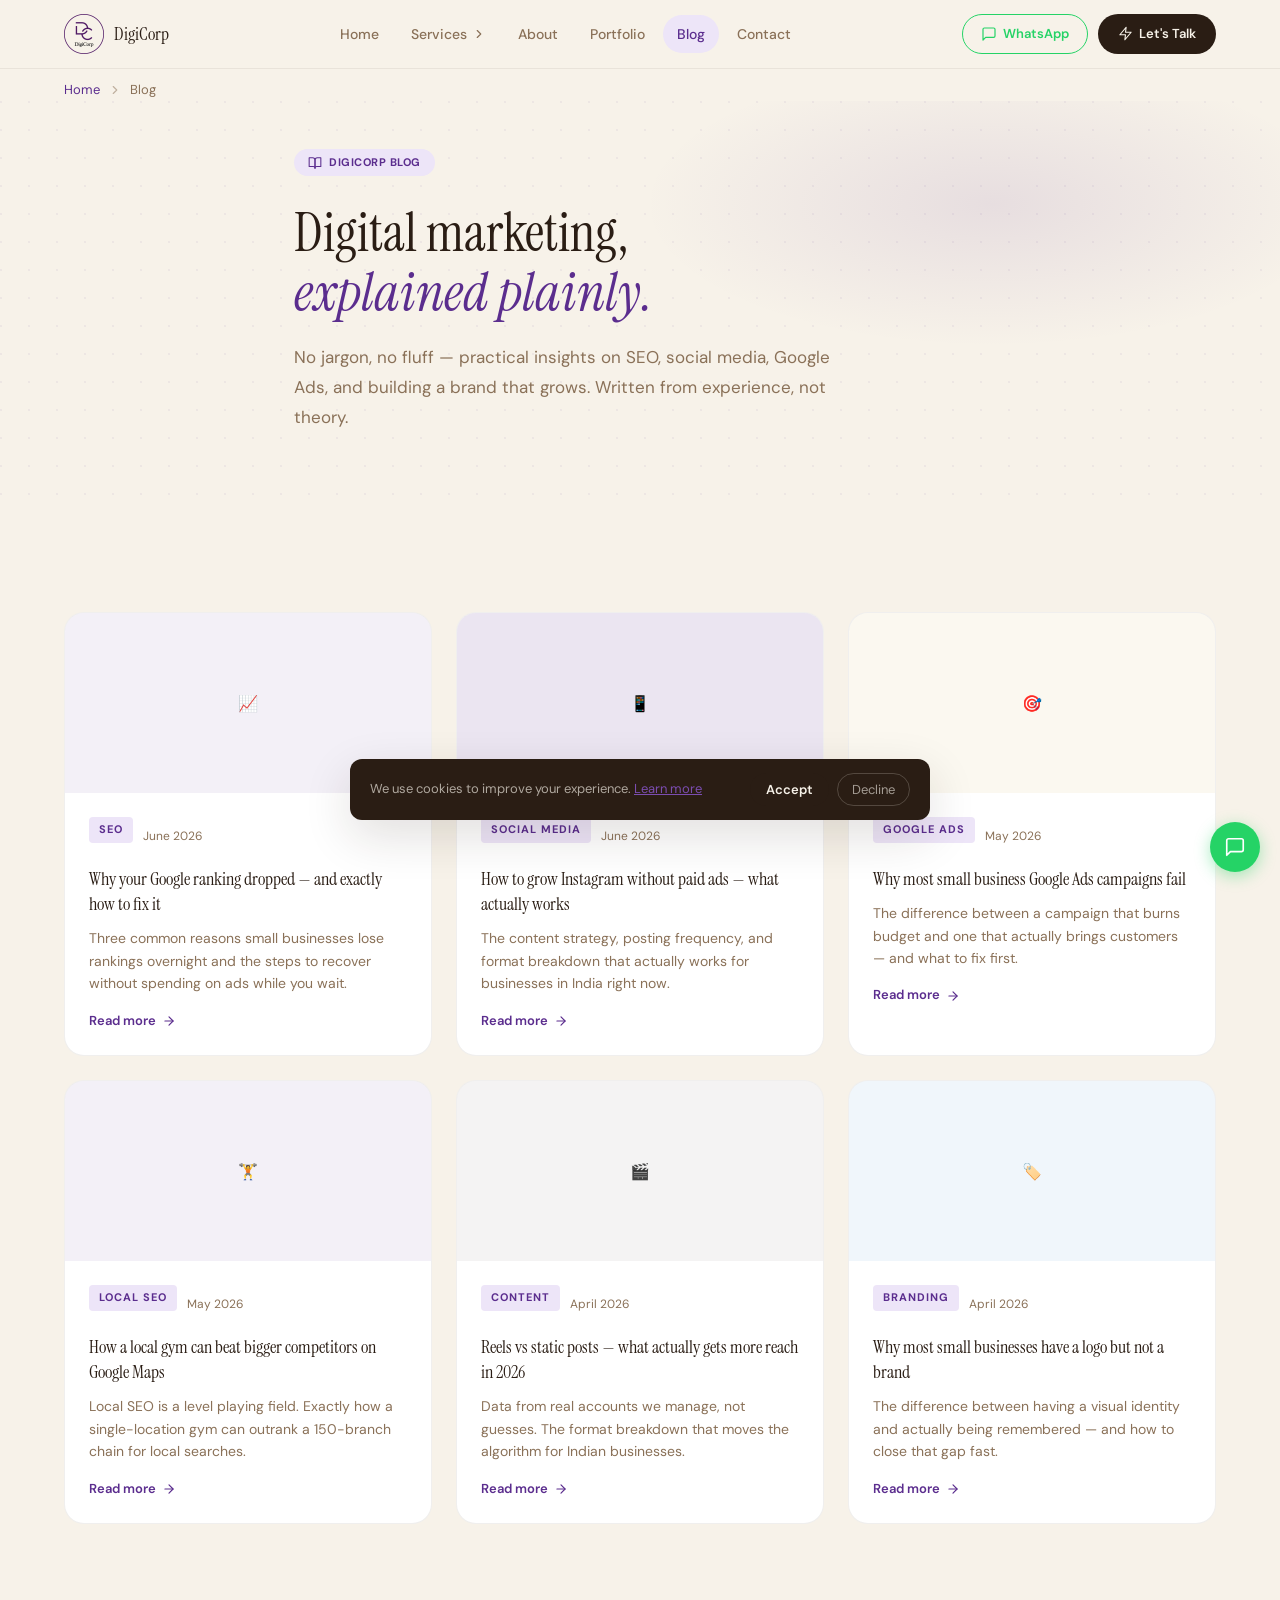
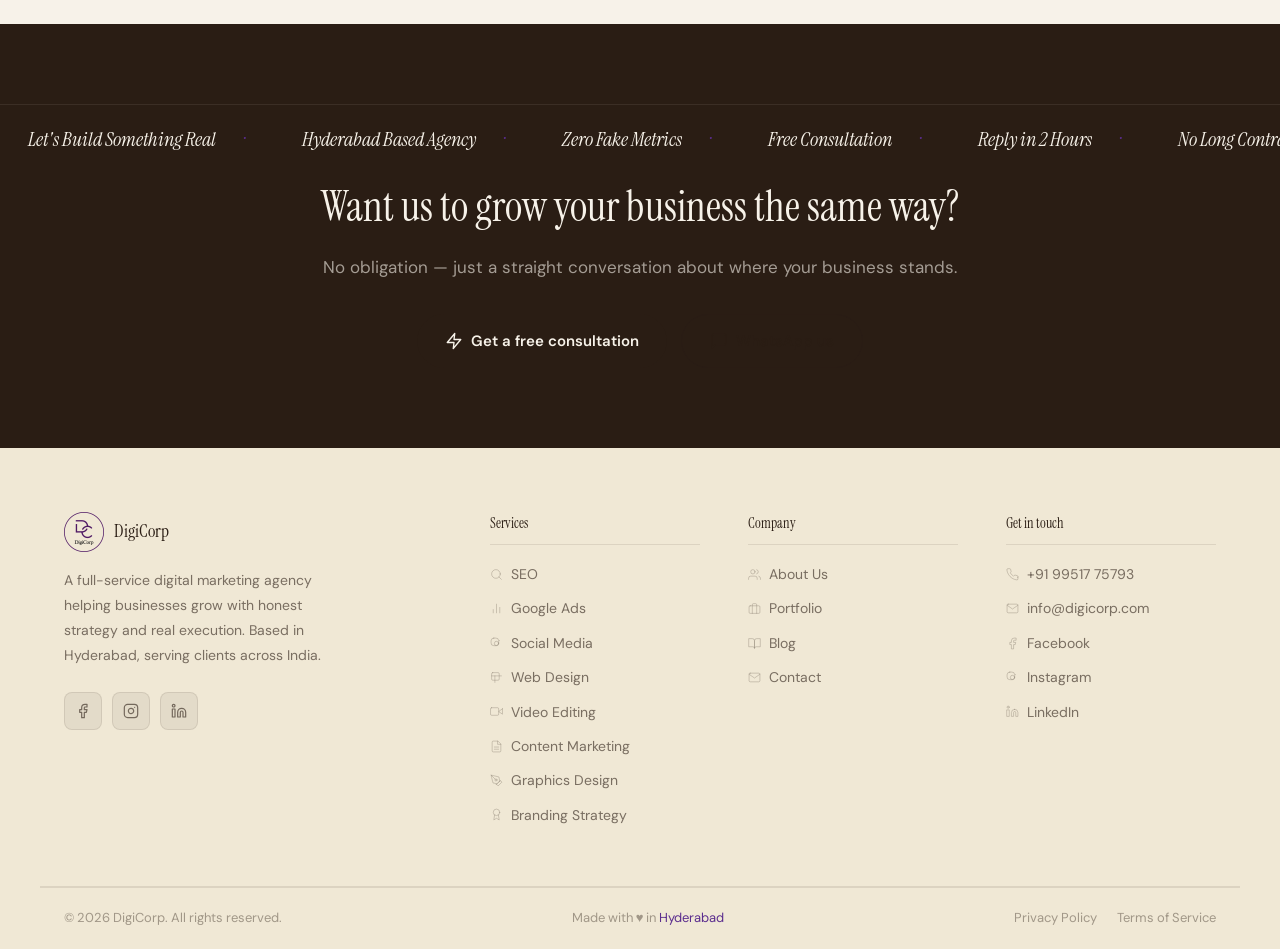
<file: blog.html>
<!DOCTYPE html>
<html lang="en">
<head>
<meta charset="UTF-8">
<meta name="viewport" content="width=device-width, initial-scale=1.0">
<title>Blog — DigiCorp | Digital Marketing Agency Hyderabad</title>
<meta name="description" content="Digital marketing insights from DigiCorp — SEO, social media, Google Ads, and brand building explained plainly.">
<meta name="keywords" content="digital marketing agency Hyderabad, SEO Hyderabad, social media marketing Hyderabad, Google Ads, digital marketing agency India">
<meta property="og:title" content="Blog — DigiCorp">
<meta property="og:description" content="Digital marketing insights from DigiCorp — SEO, social media, Google Ads, and brand building explained plainly.">
<meta property="og:type" content="website">
<link rel="preconnect" href="https://fonts.googleapis.com">
<link rel="preconnect" href="https://fonts.gstatic.com" crossorigin>
<link href="https://fonts.googleapis.com/css2?family=Instrument+Serif:ital@0;1&family=DM+Sans:opsz,wght@9..40,300;9..40,400;9..40,500;9..40,600&display=swap" rel="stylesheet">
<link rel="stylesheet" href="css/style.css">
</head>
<body>
<div id="progress-bar"></div>
<div id="preloader"><div class="pre-inner"><img src="Digicorplogo.png" alt="DigiCorp" class="logo-img"><div class="pre-bar"><div class="pre-fill"></div></div></div></div>
<header class="navbar" id="navbar">
  <div class="nav-inner">
    <a href="index.html" class="nav-brand"><img src="Digicorplogo.png" alt="DigiCorp" class="logo-img"><span class="nav-brand-name">DigiCorp</span></a>
    <nav class="nav-links" id="navLinks"><a href="index.html" class="nav-link">Home</a><div class="dd-wrap"><button class="nav-link dd-btn">Services <svg width="14" height="14" viewBox="0 0 24 24" fill="none" stroke="currentColor" stroke-width="2" stroke-linecap="round" stroke-linejoin="round"><polyline points="9 18 15 12 9 6"/></svg></button><div class="dd-menu"><a href="seo.html" class="dd-item"><svg width="16" height="16" viewBox="0 0 24 24" fill="none" stroke="currentColor" stroke-width="1.8" stroke-linecap="round" stroke-linejoin="round"><circle cx="11" cy="11" r="8"/><line x1="21" y1="21" x2="16.65" y2="16.65"/></svg>SEO</a><a href="google-ads.html" class="dd-item"><svg width="16" height="16" viewBox="0 0 24 24" fill="none" stroke="currentColor" stroke-width="1.8" stroke-linecap="round" stroke-linejoin="round"><line x1="18" y1="20" x2="18" y2="10"/><line x1="12" y1="20" x2="12" y2="4"/><line x1="6" y1="20" x2="6" y2="14"/></svg>Google Ads</a><a href="social-media.html" class="dd-item"><svg width="16" height="16" viewBox="0 0 24 24" fill="none" stroke="currentColor" stroke-width="1.8" stroke-linecap="round" stroke-linejoin="round"><rect x="2" y="2" width="16" height="16" rx="5"/><path d="M16 11.37A4 4 0 1 1 12.63 8 4 4 0 0 1 16 11.37z"/><line x1="17.5" y1="6.5" x2="17.51" y2="6.5"/></svg>Social Media</a><a href="web-design.html" class="dd-item"><svg width="16" height="16" viewBox="0 0 24 24" fill="none" stroke="currentColor" stroke-width="1.8" stroke-linecap="round" stroke-linejoin="round"><rect x="3" y="3" width="16" height="16" rx="2"/><line x1="3" y1="9" x2="21" y2="9"/><line x1="9" y1="21" x2="9" y2="9"/></svg>Web Design</a><a href="video-editing.html" class="dd-item"><svg width="16" height="16" viewBox="0 0 24 24" fill="none" stroke="currentColor" stroke-width="1.8" stroke-linecap="round" stroke-linejoin="round"><polygon points="23 7 16 12 23 17 23 7"/><rect x="1" y="5" width="15" height="14" rx="2"/></svg>Video Editing</a><a href="content-marketing.html" class="dd-item"><svg width="16" height="16" viewBox="0 0 24 24" fill="none" stroke="currentColor" stroke-width="1.8" stroke-linecap="round" stroke-linejoin="round"><path d="M14 2H6a2 2 0 0 0-2 2v16a2 2 0 0 0 2 2h12a2 2 0 0 0 2-2V8z"/><polyline points="14 2 14 8 20 8"/><line x1="16" y1="13" x2="8" y2="13"/><line x1="16" y1="17" x2="8" y2="17"/></svg>Content Marketing</a><a href="graphics-design.html" class="dd-item"><svg width="16" height="16" viewBox="0 0 24 24" fill="none" stroke="currentColor" stroke-width="1.8" stroke-linecap="round" stroke-linejoin="round"><path d="M12 19l7-7 3 3-7 7-3-3z"/><path d="M18 13l-1.5-7.5L2 2l3.5 14.5L13 18l5-5z"/><path d="M2 2l7.586 7.586"/><circle cx="11" cy="11" r="2"/></svg>Graphics Design</a><a href="branding.html" class="dd-item"><svg width="16" height="16" viewBox="0 0 24 24" fill="none" stroke="currentColor" stroke-width="1.8" stroke-linecap="round" stroke-linejoin="round"><circle cx="12" cy="8" r="6"/><path d="M15.477 12.89L17 22l-5-3-5 3 1.523-9.11"/></svg>Branding Strategy</a></div></div><a href="about.html" class="nav-link">About</a><a href="portfolio.html" class="nav-link">Portfolio</a><a href="blog.html" class="nav-link active">Blog</a><a href="contact.html" class="nav-link">Contact</a></nav>
    <div class="nav-actions">
      <a href="https://wa.me/919951775793?text=Hi%20DigiCorp%2C%20I%20want%20to%20discuss%20digital%20marketing%20for%20my%20business." target="_blank" class="btn-wa"><svg width="16" height="16" viewBox="0 0 24 24" fill="none" stroke="currentColor" stroke-width="1.8" stroke-linecap="round" stroke-linejoin="round"><path d="M21 15a2 2 0 0 1-2 2H7l-4 4V5a2 2 0 0 1 2-2h14a2 2 0 0 1 2 2z"/></svg>WhatsApp</a>
      <a href="contact.html" class="btn-talk"><svg width="15" height="15" viewBox="0 0 24 24" fill="none" stroke="currentColor" stroke-width="1.8" stroke-linecap="round" stroke-linejoin="round"><polygon points="13 2 3 14 12 14 11 22 21 10 12 10 13 2"/></svg>Let's Talk</a>
    </div>
    <button class="hamburger" id="hamburger" aria-label="Menu"><span></span><span></span><span></span></button>
  </div>
</header>
<div class="mob-nav" id="mobNav">
  <a href="index.html" class="mob-link"><svg width="16" height="16" viewBox="0 0 24 24" fill="none" stroke="currentColor" stroke-width="1.8" stroke-linecap="round" stroke-linejoin="round"><path d="M3 9l9-7 9 7v11a2 2 0 0 1-2 2H5a2 2 0 0 1-2-2z"/><polyline points="9 22 9 12 15 12 15 22"/></svg>Home</a>
  <div class="mob-dd">
    <button class="mob-dd-btn" id="mobDdBtn"><svg width="16" height="16" viewBox="0 0 24 24" fill="none" stroke="currentColor" stroke-width="1.8" stroke-linecap="round" stroke-linejoin="round"><polygon points="12 2 2 7 12 12 22 7 12 2"/><polyline points="2 17 12 22 22 17"/><polyline points="2 12 12 17 22 12"/></svg>Services <svg width="14" height="14" viewBox="0 0 24 24" fill="none" stroke="currentColor" stroke-width="2" stroke-linecap="round" stroke-linejoin="round"><polyline points="9 18 15 12 9 6"/></svg></button>
    <div class="mob-svc-grid" id="mobSvcGrid"><a href="seo.html" class="mob-svc-link"><svg width="14" height="14" viewBox="0 0 24 24" fill="none" stroke="currentColor" stroke-width="1.8" stroke-linecap="round" stroke-linejoin="round"><circle cx="11" cy="11" r="8"/><line x1="21" y1="21" x2="16.65" y2="16.65"/></svg>SEO</a><a href="google-ads.html" class="mob-svc-link"><svg width="14" height="14" viewBox="0 0 24 24" fill="none" stroke="currentColor" stroke-width="1.8" stroke-linecap="round" stroke-linejoin="round"><line x1="18" y1="20" x2="18" y2="10"/><line x1="12" y1="20" x2="12" y2="4"/><line x1="6" y1="20" x2="6" y2="14"/></svg>Google Ads</a><a href="social-media.html" class="mob-svc-link"><svg width="14" height="14" viewBox="0 0 24 24" fill="none" stroke="currentColor" stroke-width="1.8" stroke-linecap="round" stroke-linejoin="round"><rect x="2" y="2" width="14" height="14" rx="5"/><path d="M16 11.37A4 4 0 1 1 12.63 8 4 4 0 0 1 16 11.37z"/><line x1="17.5" y1="6.5" x2="17.51" y2="6.5"/></svg>Social Media</a><a href="web-design.html" class="mob-svc-link"><svg width="14" height="14" viewBox="0 0 24 24" fill="none" stroke="currentColor" stroke-width="1.8" stroke-linecap="round" stroke-linejoin="round"><rect x="3" y="3" width="14" height="14" rx="2"/><line x1="3" y1="9" x2="21" y2="9"/><line x1="9" y1="21" x2="9" y2="9"/></svg>Web Design</a><a href="video-editing.html" class="mob-svc-link"><svg width="14" height="14" viewBox="0 0 24 24" fill="none" stroke="currentColor" stroke-width="1.8" stroke-linecap="round" stroke-linejoin="round"><polygon points="23 7 16 12 23 17 23 7"/><rect x="1" y="5" width="15" height="14" rx="2"/></svg>Video Editing</a><a href="content-marketing.html" class="mob-svc-link"><svg width="14" height="14" viewBox="0 0 24 24" fill="none" stroke="currentColor" stroke-width="1.8" stroke-linecap="round" stroke-linejoin="round"><path d="M14 2H6a2 2 0 0 0-2 2v16a2 2 0 0 0 2 2h12a2 2 0 0 0 2-2V8z"/><polyline points="14 2 14 8 20 8"/><line x1="16" y1="13" x2="8" y2="13"/><line x1="16" y1="17" x2="8" y2="17"/></svg>Content Marketing</a><a href="graphics-design.html" class="mob-svc-link"><svg width="14" height="14" viewBox="0 0 24 24" fill="none" stroke="currentColor" stroke-width="1.8" stroke-linecap="round" stroke-linejoin="round"><path d="M12 19l7-7 3 3-7 7-3-3z"/><path d="M18 13l-1.5-7.5L2 2l3.5 14.5L13 18l5-5z"/><path d="M2 2l7.586 7.586"/><circle cx="11" cy="11" r="2"/></svg>Graphics Design</a><a href="branding.html" class="mob-svc-link"><svg width="14" height="14" viewBox="0 0 24 24" fill="none" stroke="currentColor" stroke-width="1.8" stroke-linecap="round" stroke-linejoin="round"><circle cx="12" cy="8" r="6"/><path d="M15.477 12.89L17 22l-5-3-5 3 1.523-9.11"/></svg>Branding Strategy</a></div>
  </div>
  <a href="about.html" class="mob-link"><svg width="16" height="16" viewBox="0 0 24 24" fill="none" stroke="currentColor" stroke-width="1.8" stroke-linecap="round" stroke-linejoin="round"><path d="M17 21v-2a4 4 0 0 0-4-4H5a4 4 0 0 0-4 4v2"/><circle cx="9" cy="7" r="4"/><path d="M23 21v-2a4 4 0 0 0-3-3.87"/><path d="M16 3.13a4 4 0 0 1 0 7.75"/></svg>About</a>
  <a href="portfolio.html" class="mob-link"><svg width="16" height="16" viewBox="0 0 24 24" fill="none" stroke="currentColor" stroke-width="1.8" stroke-linecap="round" stroke-linejoin="round"><rect x="2" y="7" width="20" height="14" rx="2"/><path d="M16 21V5a2 2 0 0 0-2-2h-4a2 2 0 0 0-2 2v16"/></svg>Portfolio</a>
  <a href="blog.html" class="mob-link"><svg width="16" height="16" viewBox="0 0 24 24" fill="none" stroke="currentColor" stroke-width="1.8" stroke-linecap="round" stroke-linejoin="round"><path d="M2 3h6a4 4 0 0 1 4 4v14a3 3 0 0 0-3-3H2z"/><path d="M22 3h-6a4 4 0 0 0-4 4v14a3 3 0 0 1 3-3h7z"/></svg>Blog</a>
  <a href="contact.html" class="mob-link"><svg width="16" height="16" viewBox="0 0 24 24" fill="none" stroke="currentColor" stroke-width="1.8" stroke-linecap="round" stroke-linejoin="round"><path d="M4 4h16c1.1 0 2 .9 2 2v12c0 1.1-.9 2-2 2H4c-1.1 0-2-.9-2-2V6c0-1.1.9-2 2-2z"/><polyline points="22,6 12,13 2,6"/></svg>Contact</a>
  <div class="mob-actions">
    <a href="https://wa.me/919951775793?text=Hi%20DigiCorp%2C%20I%20want%20to%20discuss%20digital%20marketing%20for%20my%20business." target="_blank" class="btn-wa w100">WhatsApp us</a>
    <a href="contact.html" class="btn-talk w100">Let's Talk</a>
  </div>
</div>
<div class="breadcrumb"><div class="container bc-inner"><a href="index.html">Home</a><svg width="14" height="14" viewBox="0 0 24 24" fill="none" stroke="currentColor" stroke-width="2" stroke-linecap="round" stroke-linejoin="round"><polyline points="9 18 15 12 9 6"/></svg><span>Blog</span></div></div>
<section class="page-hero">
  <div class="hero-bg"></div>
  <div class="container page-hero-inner">
    <span class="section-label"><svg width="14" height="14" viewBox="0 0 24 24" fill="none" stroke="currentColor" stroke-width="1.8" stroke-linecap="round" stroke-linejoin="round"><path d="M2 3h6a4 4 0 0 1 4 4v14a3 3 0 0 0-3-3H2z"/><path d="M22 3h-6a4 4 0 0 0-4 4v14a3 3 0 0 1 3-3h7z"/></svg>DigiCorp Blog</span>
    <h1 class="page-hero-title">Digital marketing,<br><em>explained plainly.</em></h1>
    <p class="page-hero-sub">No jargon, no fluff — practical insights on SEO, social media, Google Ads, and building a brand that grows. Written from experience, not theory.</p>
  </div>
</section>
<section class="section">
  <div class="container">
    <div class="blog-grid">
      <div class="blog-card reveal"><div class="blog-thumb" style="background:rgba(91,45,142,0.07);">📈</div><div class="blog-body"><div class="blog-meta"><span class="pf-tag">SEO</span><span class="blog-date">June 2026</span></div><h3>Why your Google ranking dropped — and exactly how to fix it</h3><p>Three common reasons small businesses lose rankings overnight and the steps to recover without spending on ads while you wait.</p><a href="#" class="blog-read">Read more <svg width="14" height="14" viewBox="0 0 24 24" fill="none" stroke="currentColor" stroke-width="2" stroke-linecap="round" stroke-linejoin="round"><line x1="5" y1="12" x2="19" y2="12"/><polyline points="12 5 19 12 12 19"/></svg></a></div></div>
      <div class="blog-card reveal reveal-d1"><div class="blog-thumb" style="background:rgba(91,45,142,0.12);">📱</div><div class="blog-body"><div class="blog-meta"><span class="pf-tag">Social Media</span><span class="blog-date">June 2026</span></div><h3>How to grow Instagram without paid ads — what actually works</h3><p>The content strategy, posting frequency, and format breakdown that actually works for businesses in India right now.</p><a href="#" class="blog-read">Read more <svg width="14" height="14" viewBox="0 0 24 24" fill="none" stroke="currentColor" stroke-width="2" stroke-linecap="round" stroke-linejoin="round"><line x1="5" y1="12" x2="19" y2="12"/><polyline points="12 5 19 12 12 19"/></svg></a></div></div>
      <div class="blog-card reveal reveal-d2"><div class="blog-thumb" style="background:rgba(200,160,50,0.07);">🎯</div><div class="blog-body"><div class="blog-meta"><span class="pf-tag">Google Ads</span><span class="blog-date">May 2026</span></div><h3>Why most small business Google Ads campaigns fail</h3><p>The difference between a campaign that burns budget and one that actually brings customers — and what to fix first.</p><a href="#" class="blog-read">Read more <svg width="14" height="14" viewBox="0 0 24 24" fill="none" stroke="currentColor" stroke-width="2" stroke-linecap="round" stroke-linejoin="round"><line x1="5" y1="12" x2="19" y2="12"/><polyline points="12 5 19 12 12 19"/></svg></a></div></div>
      <div class="blog-card reveal"><div class="blog-thumb" style="background:rgba(91,45,142,0.07);">🏋️</div><div class="blog-body"><div class="blog-meta"><span class="pf-tag">Local SEO</span><span class="blog-date">May 2026</span></div><h3>How a local gym can beat bigger competitors on Google Maps</h3><p>Local SEO is a level playing field. Exactly how a single-location gym can outrank a 150-branch chain for local searches.</p><a href="#" class="blog-read">Read more <svg width="14" height="14" viewBox="0 0 24 24" fill="none" stroke="currentColor" stroke-width="2" stroke-linecap="round" stroke-linejoin="round"><line x1="5" y1="12" x2="19" y2="12"/><polyline points="12 5 19 12 12 19"/></svg></a></div></div>
      <div class="blog-card reveal reveal-d1"><div class="blog-thumb" style="background:rgba(42,29,20,0.05);">🎬</div><div class="blog-body"><div class="blog-meta"><span class="pf-tag">Content</span><span class="blog-date">April 2026</span></div><h3>Reels vs static posts — what actually gets more reach in 2026</h3><p>Data from real accounts we manage, not guesses. The format breakdown that moves the algorithm for Indian businesses.</p><a href="#" class="blog-read">Read more <svg width="14" height="14" viewBox="0 0 24 24" fill="none" stroke="currentColor" stroke-width="2" stroke-linecap="round" stroke-linejoin="round"><line x1="5" y1="12" x2="19" y2="12"/><polyline points="12 5 19 12 12 19"/></svg></a></div></div>
      <div class="blog-card reveal reveal-d2"><div class="blog-thumb" style="background:rgba(50,130,200,0.07);">🏷️</div><div class="blog-body"><div class="blog-meta"><span class="pf-tag">Branding</span><span class="blog-date">April 2026</span></div><h3>Why most small businesses have a logo but not a brand</h3><p>The difference between having a visual identity and actually being remembered — and how to close that gap fast.</p><a href="#" class="blog-read">Read more <svg width="14" height="14" viewBox="0 0 24 24" fill="none" stroke="currentColor" stroke-width="2" stroke-linecap="round" stroke-linejoin="round"><line x1="5" y1="12" x2="19" y2="12"/><polyline points="12 5 19 12 12 19"/></svg></a></div></div>
    </div>
  </div>
</section>
<section class="cta-band">
  <div class="marquee-wrap"><div class="marquee-track"><span class="mq-item">Let's Build Something Real<span class="mq-dot">·</span></span><span class="mq-item">Hyderabad Based Agency<span class="mq-dot">·</span></span><span class="mq-item">Zero Fake Metrics<span class="mq-dot">·</span></span><span class="mq-item">Free Consultation<span class="mq-dot">·</span></span><span class="mq-item">Reply in 2 Hours<span class="mq-dot">·</span></span><span class="mq-item">No Long Contracts<span class="mq-dot">·</span></span><span class="mq-item">Let's Build Something Real<span class="mq-dot">·</span></span><span class="mq-item">Hyderabad Based Agency<span class="mq-dot">·</span></span><span class="mq-item">Zero Fake Metrics<span class="mq-dot">·</span></span><span class="mq-item">Free Consultation<span class="mq-dot">·</span></span><span class="mq-item">Reply in 2 Hours<span class="mq-dot">·</span></span><span class="mq-item">No Long Contracts<span class="mq-dot">·</span></span><span class="mq-item">Let's Build Something Real<span class="mq-dot">·</span></span><span class="mq-item">Hyderabad Based Agency<span class="mq-dot">·</span></span><span class="mq-item">Zero Fake Metrics<span class="mq-dot">·</span></span><span class="mq-item">Free Consultation<span class="mq-dot">·</span></span><span class="mq-item">Reply in 2 Hours<span class="mq-dot">·</span></span><span class="mq-item">No Long Contracts<span class="mq-dot">·</span></span></div></div>
  <div class="container cta-band-inner">
    <h2>Want us to grow your business the same way?</h2>
    <p>No obligation — just a straight conversation about where your business stands.</p>
    <div class="cta-btns">
      <a href="contact.html" class="btn-talk-lg"><svg width="18" height="18" viewBox="0 0 24 24" fill="none" stroke="currentColor" stroke-width="1.8" stroke-linecap="round" stroke-linejoin="round"><polygon points="13 2 3 14 12 14 11 22 21 10 12 10 13 2"/></svg>Get a free consultation</a>
      <a href="https://wa.me/919951775793?text=Hi%20DigiCorp%2C%20I%20want%20to%20discuss%20digital%20marketing%20for%20my%20business." target="_blank" class="btn-outline-lg"><svg width="18" height="18" viewBox="0 0 24 24" fill="none" stroke="currentColor" stroke-width="1.8" stroke-linecap="round" stroke-linejoin="round"><path d="M21 15a2 2 0 0 1-2 2H7l-4 4V5a2 2 0 0 1 2-2h14a2 2 0 0 1 2 2z"/></svg>WhatsApp us</a>
    </div>
  </div>
</section>
<footer class="footer">
  <div class="footer-top">
    <div class="footer-brand">
      <a href="index.html" class="footer-logo"><img src="Digicorplogo.png" alt="DigiCorp" class="logo-img"><span>DigiCorp</span></a>
      <p class="footer-desc">A full-service digital marketing agency helping businesses grow with honest strategy and real execution. Based in Hyderabad, serving clients across India.</p>
      <div class="footer-social">
        <a href="https://www.facebook.com/profile.php?id=61591775640880" target="_blank" aria-label="Facebook"><svg width="18" height="18" viewBox="0 0 24 24" fill="none" stroke="currentColor" stroke-width="1.8" stroke-linecap="round" stroke-linejoin="round"><path d="M18 2h-3a5 5 0 0 0-5 5v3H7v4h3v8h4v-8h3l1-4h-4V7a1 1 0 0 1 1-1h3z"/></svg></a>
        <a href="https://www.instagram.com/digicorp.hyd/" target="_blank" aria-label="Instagram"><svg width="20" height="20" viewBox="0 0 24 24" fill="none" stroke="currentColor" stroke-width="1.8" stroke-linecap="round" stroke-linejoin="round"><rect x="2" y="2" width="20" height="20" rx="5"/><path d="M16 11.37A4 4 0 1 1 12.63 8 4 4 0 0 1 16 11.37z"/><line x1="17.5" y1="6.5" x2="17.51" y2="6.5"/></svg></a>
        <a href="https://www.linkedin.com/company/digicorp-hyd" target="_blank" aria-label="LinkedIn"><svg width="18" height="18" viewBox="0 0 24 24" fill="none" stroke="currentColor" stroke-width="1.8" stroke-linecap="round" stroke-linejoin="round"><path d="M16 8a6 6 0 0 1 6 6v7h-4v-7a2 2 0 0 0-2-2 2 2 0 0 0-2 2v7h-4v-7a6 6 0 0 1 6-6z"/><rect x="2" y="9" width="4" height="12"/><circle cx="4" cy="4" r="2"/></svg></a>
      </div>
    </div>
    <div class="footer-col">
      <h4>Services</h4>
      <a href="seo.html"><svg width="14" height="14" viewBox="0 0 24 24" fill="none" stroke="currentColor" stroke-width="1.8" stroke-linecap="round" stroke-linejoin="round"><circle cx="11" cy="11" r="8"/><line x1="21" y1="21" x2="16.65" y2="16.65"/></svg>SEO</a>
      <a href="google-ads.html"><svg width="14" height="14" viewBox="0 0 24 24" fill="none" stroke="currentColor" stroke-width="1.8" stroke-linecap="round" stroke-linejoin="round"><line x1="18" y1="20" x2="18" y2="10"/><line x1="12" y1="20" x2="12" y2="4"/><line x1="6" y1="20" x2="6" y2="14"/></svg>Google Ads</a>
      <a href="social-media.html"><svg width="14" height="14" viewBox="0 0 24 24" fill="none" stroke="currentColor" stroke-width="1.8" stroke-linecap="round" stroke-linejoin="round"><rect x="2" y="2" width="14" height="14" rx="5"/><path d="M16 11.37A4 4 0 1 1 12.63 8 4 4 0 0 1 16 11.37z"/><line x1="17.5" y1="6.5" x2="17.51" y2="6.5"/></svg>Social Media</a>
      <a href="web-design.html"><svg width="14" height="14" viewBox="0 0 24 24" fill="none" stroke="currentColor" stroke-width="1.8" stroke-linecap="round" stroke-linejoin="round"><rect x="3" y="3" width="14" height="14" rx="2"/><line x1="3" y1="9" x2="21" y2="9"/><line x1="9" y1="21" x2="9" y2="9"/></svg>Web Design</a>
      <a href="video-editing.html"><svg width="14" height="14" viewBox="0 0 24 24" fill="none" stroke="currentColor" stroke-width="1.8" stroke-linecap="round" stroke-linejoin="round"><polygon points="23 7 16 12 23 17 23 7"/><rect x="1" y="5" width="15" height="14" rx="2"/></svg>Video Editing</a>
      <a href="content-marketing.html"><svg width="14" height="14" viewBox="0 0 24 24" fill="none" stroke="currentColor" stroke-width="1.8" stroke-linecap="round" stroke-linejoin="round"><path d="M14 2H6a2 2 0 0 0-2 2v16a2 2 0 0 0 2 2h12a2 2 0 0 0 2-2V8z"/><polyline points="14 2 14 8 20 8"/><line x1="16" y1="13" x2="8" y2="13"/><line x1="16" y1="17" x2="8" y2="17"/></svg>Content Marketing</a>
      <a href="graphics-design.html"><svg width="14" height="14" viewBox="0 0 24 24" fill="none" stroke="currentColor" stroke-width="1.8" stroke-linecap="round" stroke-linejoin="round"><path d="M12 19l7-7 3 3-7 7-3-3z"/><path d="M18 13l-1.5-7.5L2 2l3.5 14.5L13 18l5-5z"/><path d="M2 2l7.586 7.586"/><circle cx="11" cy="11" r="2"/></svg>Graphics Design</a>
      <a href="branding.html"><svg width="14" height="14" viewBox="0 0 24 24" fill="none" stroke="currentColor" stroke-width="1.8" stroke-linecap="round" stroke-linejoin="round"><circle cx="12" cy="8" r="6"/><path d="M15.477 12.89L17 22l-5-3-5 3 1.523-9.11"/></svg>Branding Strategy</a>
    </div>
    <div class="footer-col">
      <h4>Company</h4>
      <a href="about.html"><svg width="14" height="14" viewBox="0 0 24 24" fill="none" stroke="currentColor" stroke-width="1.8" stroke-linecap="round" stroke-linejoin="round"><path d="M17 21v-2a4 4 0 0 0-4-4H5a4 4 0 0 0-4 4v2"/><circle cx="9" cy="7" r="4"/><path d="M23 21v-2a4 4 0 0 0-3-3.87"/><path d="M16 3.13a4 4 0 0 1 0 7.75"/></svg>About Us</a>
      <a href="portfolio.html"><svg width="14" height="14" viewBox="0 0 24 24" fill="none" stroke="currentColor" stroke-width="1.8" stroke-linecap="round" stroke-linejoin="round"><rect x="2" y="7" width="20" height="14" rx="2"/><path d="M16 21V5a2 2 0 0 0-2-2h-4a2 2 0 0 0-2 2v16"/></svg>Portfolio</a>
      <a href="blog.html"><svg width="14" height="14" viewBox="0 0 24 24" fill="none" stroke="currentColor" stroke-width="1.8" stroke-linecap="round" stroke-linejoin="round"><path d="M2 3h6a4 4 0 0 1 4 4v14a3 3 0 0 0-3-3H2z"/><path d="M22 3h-6a4 4 0 0 0-4 4v14a3 3 0 0 1 3-3h7z"/></svg>Blog</a>
      <a href="contact.html"><svg width="14" height="14" viewBox="0 0 24 24" fill="none" stroke="currentColor" stroke-width="1.8" stroke-linecap="round" stroke-linejoin="round"><path d="M4 4h16c1.1 0 2 .9 2 2v12c0 1.1-.9 2-2 2H4c-1.1 0-2-.9-2-2V6c0-1.1.9-2 2-2z"/><polyline points="22,6 12,13 2,6"/></svg>Contact</a>
    </div>
    <div class="footer-col">
      <h4>Get in touch</h4>
      <a href="tel:+919951775793"><svg width="14" height="14" viewBox="0 0 24 24" fill="none" stroke="currentColor" stroke-width="1.8" stroke-linecap="round" stroke-linejoin="round"><path d="M22 16.92v3a2 2 0 0 1-2.18 2 19.79 19.79 0 0 1-8.63-3.07A19.5 19.5 0 0 1 4.69 12 19.79 19.79 0 0 1 1.61 3.4 2 2 0 0 1 3.6 1.22h3a2 2 0 0 1 2 1.72c.127.96.361 1.903.7 2.81a2 2 0 0 1-.45 2.11L7.91 8.96a16 16 0 0 0 6.09 6.09l1.32-1.32a2 2 0 0 1 2.11-.45c.907.339 1.85.573 2.81.7A2 2 0 0 1 22 16.92z"/></svg>+91 99517 75793</a>
      <a href="mailto:info@digicorp.com"><svg width="14" height="14" viewBox="0 0 24 24" fill="none" stroke="currentColor" stroke-width="1.8" stroke-linecap="round" stroke-linejoin="round"><path d="M4 4h16c1.1 0 2 .9 2 2v12c0 1.1-.9 2-2 2H4c-1.1 0-2-.9-2-2V6c0-1.1.9-2 2-2z"/><polyline points="22,6 12,13 2,6"/></svg>info@digicorp.com</a>
      <a href="https://www.facebook.com/profile.php?id=61591775640880" target="_blank"><svg width="14" height="14" viewBox="0 0 24 24" fill="none" stroke="currentColor" stroke-width="1.8" stroke-linecap="round" stroke-linejoin="round"><path d="M18 2h-3a5 5 0 0 0-5 5v3H7v4h3v8h4v-8h3l1-4h-4V7a1 1 0 0 1 1-1h3z"/></svg>Facebook</a>
      <a href="https://www.instagram.com/digicorp.hyd/" target="_blank"><svg width="14" height="14" viewBox="0 0 24 24" fill="none" stroke="currentColor" stroke-width="1.8" stroke-linecap="round" stroke-linejoin="round"><rect x="2" y="2" width="14" height="14" rx="5"/><path d="M16 11.37A4 4 0 1 1 12.63 8 4 4 0 0 1 16 11.37z"/><line x1="17.5" y1="6.5" x2="17.51" y2="6.5"/></svg>Instagram</a>
      <a href="https://www.linkedin.com/company/digicorp-hyd" target="_blank"><svg width="14" height="14" viewBox="0 0 24 24" fill="none" stroke="currentColor" stroke-width="1.8" stroke-linecap="round" stroke-linejoin="round"><path d="M16 8a6 6 0 0 1 6 6v7h-4v-7a2 2 0 0 0-2-2 2 2 0 0 0-2 2v7h-4v-7a6 6 0 0 1 6-6z"/><rect x="2" y="9" width="4" height="12"/><circle cx="4" cy="4" r="2"/></svg>LinkedIn</a>
    </div>
  </div>
  <div class="footer-bottom">
    <p>© 2026 DigiCorp. All rights reserved.</p>
    <p class="footer-hyd">Made with ♥ in <span>Hyderabad</span></p>
    <div class="footer-legal">
      <a href="#">Privacy Policy</a>
      <a href="#">Terms of Service</a>
    </div>
  </div>
</footer>
<a href="https://wa.me/919951775793?text=Hi%20DigiCorp%2C%20I%20want%20to%20discuss%20digital%20marketing%20for%20my%20business." target="_blank" class="fab-wa" aria-label="WhatsApp"><svg width="24" height="24" viewBox="0 0 24 24" fill="none" stroke="currentColor" stroke-width="1.8" stroke-linecap="round" stroke-linejoin="round"><path d="M21 15a2 2 0 0 1-2 2H7l-4 4V5a2 2 0 0 1 2-2h14a2 2 0 0 1 2 2z"/></svg></a>
<button class="fab-top" id="fabTop" aria-label="Back to top"><svg width="20" height="20" viewBox="0 0 24 24" fill="none" stroke="currentColor" stroke-width="2" stroke-linecap="round" stroke-linejoin="round"><line x1="12" y1="19" x2="12" y2="5"/><polyline points="5 12 12 5 19 12"/></svg></button>
<div class="mob-bottom-nav">
  <a href="index.html" class="mbn-btn" data-page="index.html"><svg width="22" height="22" viewBox="0 0 24 24" fill="none" stroke="currentColor" stroke-width="1.8" stroke-linecap="round" stroke-linejoin="round"><path d="M3 9l9-7 9 7v11a2 2 0 0 1-2 2H5a2 2 0 0 1-2-2z"/><polyline points="9 22 9 12 15 12 15 22"/></svg><span>Home</span></a>
  <a href="services.html" class="mbn-btn" data-page="services.html"><svg width="22" height="22" viewBox="0 0 24 24" fill="none" stroke="currentColor" stroke-width="1.8" stroke-linecap="round" stroke-linejoin="round"><polygon points="12 2 2 7 12 12 22 7 12 2"/><polyline points="2 17 12 22 22 17"/><polyline points="2 12 12 17 22 12"/></svg><span>Services</span></a>
  <a href="portfolio.html" class="mbn-btn" data-page="portfolio.html"><svg width="22" height="22" viewBox="0 0 24 24" fill="none" stroke="currentColor" stroke-width="1.8" stroke-linecap="round" stroke-linejoin="round"><rect x="2" y="7" width="20" height="14" rx="2"/><path d="M16 21V5a2 2 0 0 0-2-2h-4a2 2 0 0 0-2 2v16"/></svg><span>Work</span></a>
  <a href="contact.html" class="mbn-btn" data-page="contact.html"><svg width="22" height="22" viewBox="0 0 24 24" fill="none" stroke="currentColor" stroke-width="1.8" stroke-linecap="round" stroke-linejoin="round"><path d="M4 4h16c1.1 0 2 .9 2 2v12c0 1.1-.9 2-2 2H4c-1.1 0-2-.9-2-2V6c0-1.1.9-2 2-2z"/><polyline points="22,6 12,13 2,6"/></svg><span>Contact</span></a>
</div>
<div class="exit-overlay" id="exitOverlay">
  <div class="exit-box">
    <button class="exit-close" id="exitClose"><svg width="16" height="16" viewBox="0 0 24 24" fill="none" stroke="currentColor" stroke-width="2" stroke-linecap="round" stroke-linejoin="round"><line x1="18" y1="6" x2="6" y2="18"/><line x1="6" y1="6" x2="18" y2="18"/></svg></button>
    <div class="exit-emoji">🚀</div>
    <h3>Wait — get a free audit first!</h3>
    <p>Before you leave, let us show you exactly where your business is losing ground digitally. Free, no commitment.</p>
    <div class="exit-btns">
      <a href="contact.html" class="btn-talk"><svg width="15" height="15" viewBox="0 0 24 24" fill="none" stroke="currentColor" stroke-width="1.8" stroke-linecap="round" stroke-linejoin="round"><polygon points="13 2 3 14 12 14 11 22 21 10 12 10 13 2"/></svg>Get free audit</a>
      <a href="https://wa.me/919951775793?text=Hi%20DigiCorp%2C%20I%20want%20to%20discuss%20digital%20marketing%20for%20my%20business." target="_blank" class="btn-wa"><svg width="15" height="15" viewBox="0 0 24 24" fill="none" stroke="currentColor" stroke-width="1.8" stroke-linecap="round" stroke-linejoin="round"><path d="M21 15a2 2 0 0 1-2 2H7l-4 4V5a2 2 0 0 1 2-2h14a2 2 0 0 1 2 2z"/></svg>WhatsApp us</a>
    </div>
  </div>
</div>
<div class="cookie-bar" id="cookieBar">
  <p>We use cookies to improve your experience. <a href="#">Learn more</a></p>
  <div class="cookie-btns">
    <button id="cookieAccept" class="btn-talk" style="padding:7px 16px;font-size:13px;">Accept</button>
    <button id="cookieDecline" style="padding:7px 14px;font-size:13px;background:transparent;border:1px solid rgba(247,242,233,0.2);color:rgba(247,242,233,0.6);border-radius:100px;cursor:pointer;">Decline</button>
  </div>
</div>
<script src="js/main.js"></script>
</body>
</html>
</file>
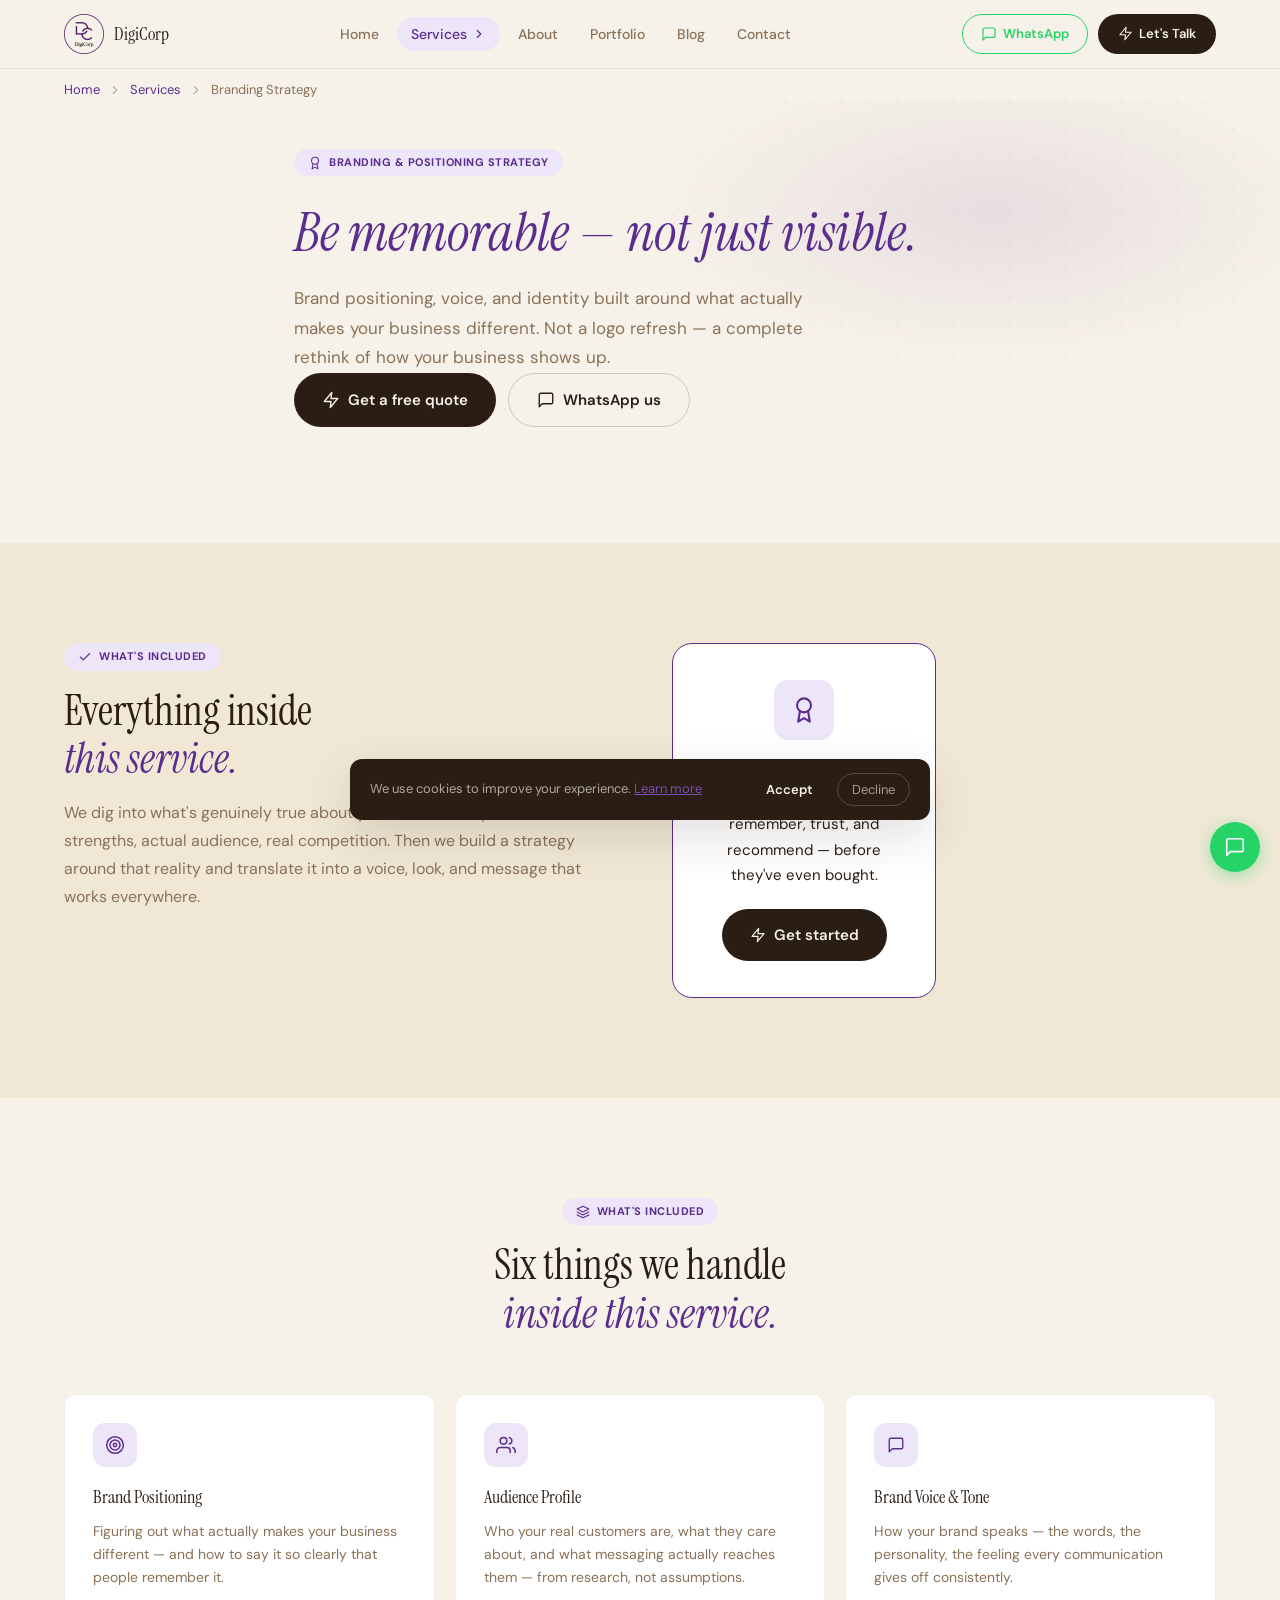
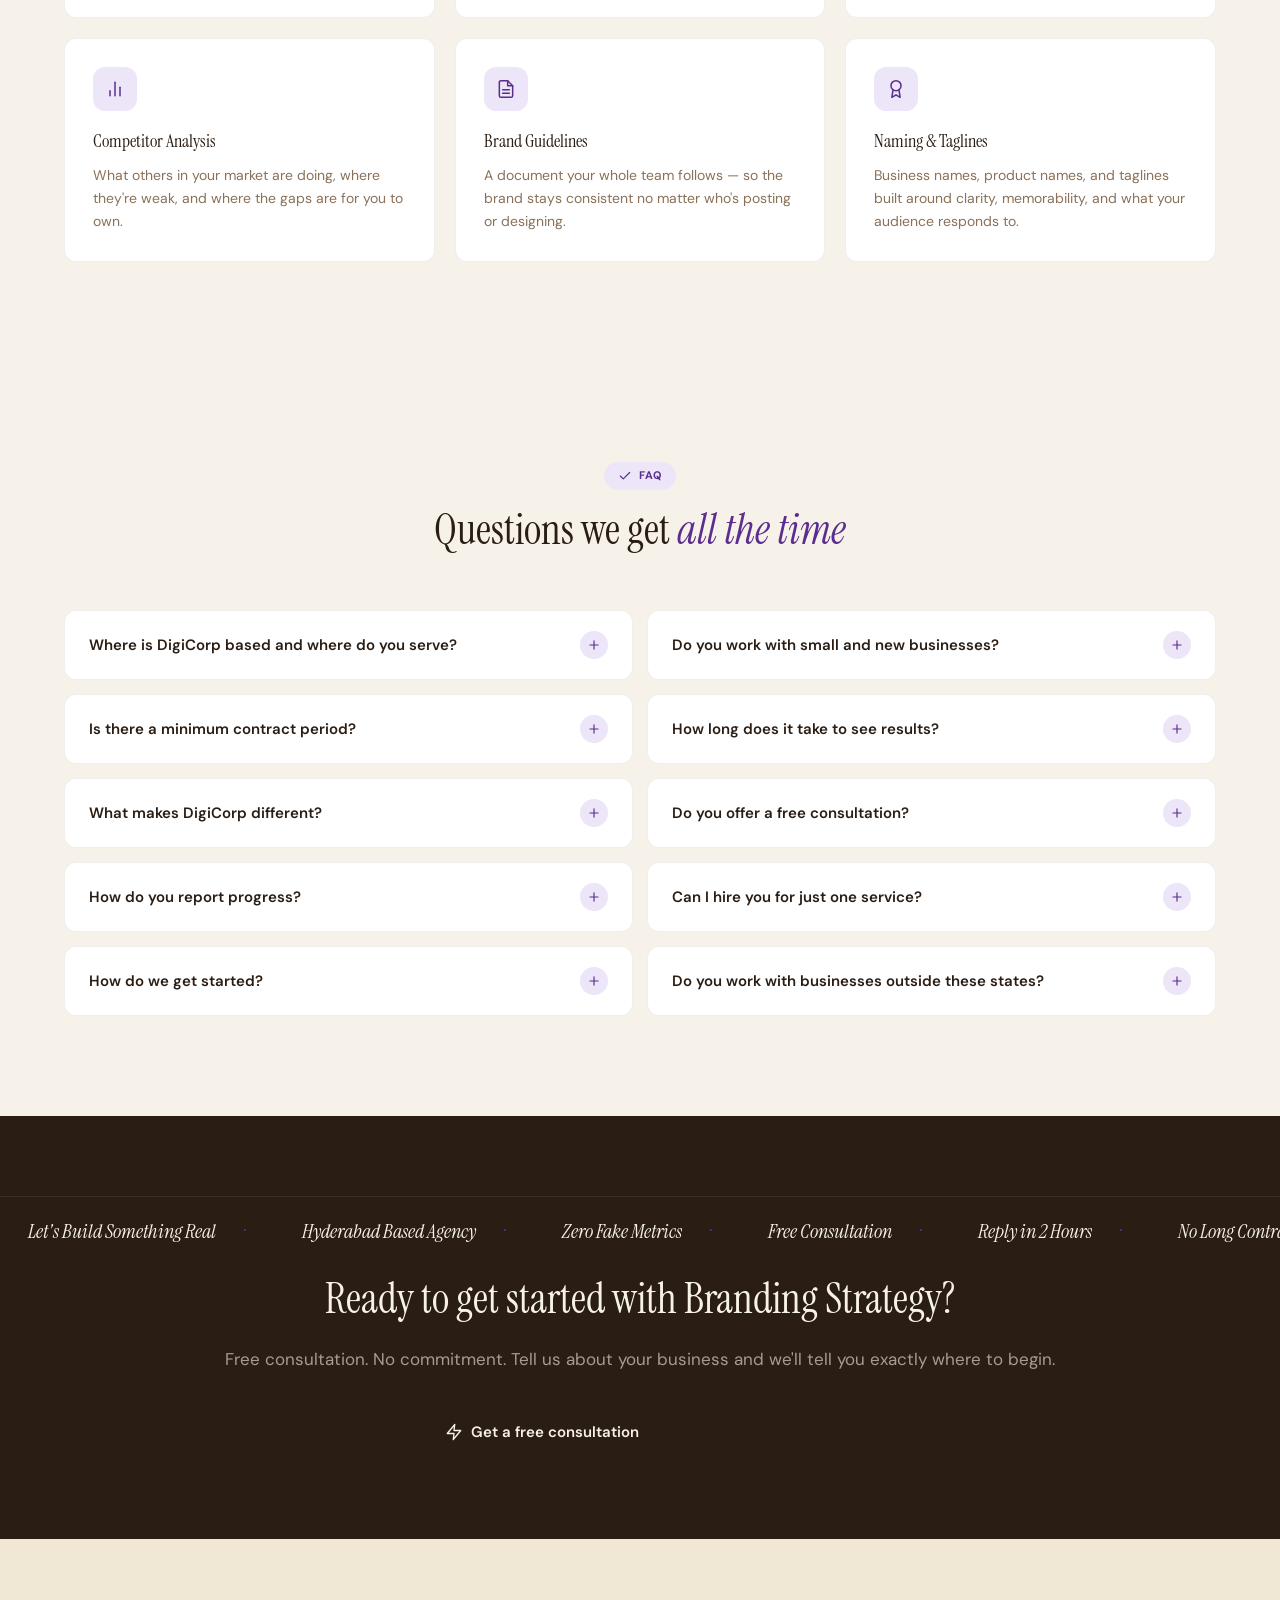
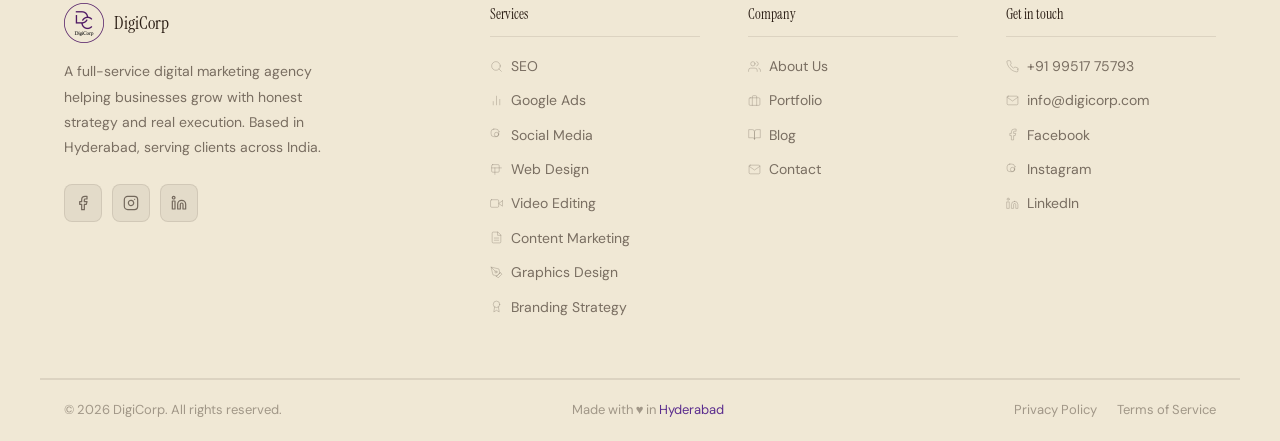
<file: branding.html>
<!DOCTYPE html>
<html lang="en">
<head>
<meta charset="UTF-8">
<meta name="viewport" content="width=device-width, initial-scale=1.0">
<title>Branding Strategy — DigiCorp | Digital Marketing Agency Hyderabad</title>
<meta name="description" content="Brand positioning, voice, and identity built around what actually makes your business different. Not a logo refresh — a complete rethink of how your business sh">
<meta name="keywords" content="digital marketing agency Hyderabad, SEO Hyderabad, social media marketing Hyderabad, Google Ads, digital marketing agency India">
<meta property="og:title" content="Branding Strategy — DigiCorp">
<meta property="og:description" content="Brand positioning, voice, and identity built around what actually makes your business different. Not a logo refresh — a complete rethink of how your business sh">
<meta property="og:type" content="website">
<link rel="preconnect" href="https://fonts.googleapis.com">
<link rel="preconnect" href="https://fonts.gstatic.com" crossorigin>
<link href="https://fonts.googleapis.com/css2?family=Instrument+Serif:ital@0;1&family=DM+Sans:opsz,wght@9..40,300;9..40,400;9..40,500;9..40,600&display=swap" rel="stylesheet">
<link rel="stylesheet" href="css/style.css">
</head>
<body>
<div id="progress-bar"></div>
<div id="preloader"><div class="pre-inner"><img src="Digicorplogo.png" alt="DigiCorp" class="logo-img"><div class="pre-bar"><div class="pre-fill"></div></div></div></div>
<header class="navbar" id="navbar">
  <div class="nav-inner">
    <a href="index.html" class="nav-brand"><img src="Digicorplogo.png" alt="DigiCorp" class="logo-img"><span class="nav-brand-name">DigiCorp</span></a>
    <nav class="nav-links" id="navLinks"><a href="index.html" class="nav-link">Home</a><div class="dd-wrap"><button class="nav-link dd-btn  active">Services <svg width="14" height="14" viewBox="0 0 24 24" fill="none" stroke="currentColor" stroke-width="2" stroke-linecap="round" stroke-linejoin="round"><polyline points="9 18 15 12 9 6"/></svg></button><div class="dd-menu"><a href="seo.html" class="dd-item"><svg width="16" height="16" viewBox="0 0 24 24" fill="none" stroke="currentColor" stroke-width="1.8" stroke-linecap="round" stroke-linejoin="round"><circle cx="11" cy="11" r="8"/><line x1="21" y1="21" x2="16.65" y2="16.65"/></svg>SEO</a><a href="google-ads.html" class="dd-item"><svg width="16" height="16" viewBox="0 0 24 24" fill="none" stroke="currentColor" stroke-width="1.8" stroke-linecap="round" stroke-linejoin="round"><line x1="18" y1="20" x2="18" y2="10"/><line x1="12" y1="20" x2="12" y2="4"/><line x1="6" y1="20" x2="6" y2="14"/></svg>Google Ads</a><a href="social-media.html" class="dd-item"><svg width="16" height="16" viewBox="0 0 24 24" fill="none" stroke="currentColor" stroke-width="1.8" stroke-linecap="round" stroke-linejoin="round"><rect x="2" y="2" width="16" height="16" rx="5"/><path d="M16 11.37A4 4 0 1 1 12.63 8 4 4 0 0 1 16 11.37z"/><line x1="17.5" y1="6.5" x2="17.51" y2="6.5"/></svg>Social Media</a><a href="web-design.html" class="dd-item"><svg width="16" height="16" viewBox="0 0 24 24" fill="none" stroke="currentColor" stroke-width="1.8" stroke-linecap="round" stroke-linejoin="round"><rect x="3" y="3" width="16" height="16" rx="2"/><line x1="3" y1="9" x2="21" y2="9"/><line x1="9" y1="21" x2="9" y2="9"/></svg>Web Design</a><a href="video-editing.html" class="dd-item"><svg width="16" height="16" viewBox="0 0 24 24" fill="none" stroke="currentColor" stroke-width="1.8" stroke-linecap="round" stroke-linejoin="round"><polygon points="23 7 16 12 23 17 23 7"/><rect x="1" y="5" width="15" height="14" rx="2"/></svg>Video Editing</a><a href="content-marketing.html" class="dd-item"><svg width="16" height="16" viewBox="0 0 24 24" fill="none" stroke="currentColor" stroke-width="1.8" stroke-linecap="round" stroke-linejoin="round"><path d="M14 2H6a2 2 0 0 0-2 2v16a2 2 0 0 0 2 2h12a2 2 0 0 0 2-2V8z"/><polyline points="14 2 14 8 20 8"/><line x1="16" y1="13" x2="8" y2="13"/><line x1="16" y1="17" x2="8" y2="17"/></svg>Content Marketing</a><a href="graphics-design.html" class="dd-item"><svg width="16" height="16" viewBox="0 0 24 24" fill="none" stroke="currentColor" stroke-width="1.8" stroke-linecap="round" stroke-linejoin="round"><path d="M12 19l7-7 3 3-7 7-3-3z"/><path d="M18 13l-1.5-7.5L2 2l3.5 14.5L13 18l5-5z"/><path d="M2 2l7.586 7.586"/><circle cx="11" cy="11" r="2"/></svg>Graphics Design</a><a href="branding.html" class="dd-item"><svg width="16" height="16" viewBox="0 0 24 24" fill="none" stroke="currentColor" stroke-width="1.8" stroke-linecap="round" stroke-linejoin="round"><circle cx="12" cy="8" r="6"/><path d="M15.477 12.89L17 22l-5-3-5 3 1.523-9.11"/></svg>Branding Strategy</a></div></div><a href="about.html" class="nav-link">About</a><a href="portfolio.html" class="nav-link">Portfolio</a><a href="blog.html" class="nav-link">Blog</a><a href="contact.html" class="nav-link">Contact</a></nav>
    <div class="nav-actions">
      <a href="https://wa.me/919951775793?text=Hi%20DigiCorp%2C%20I%20want%20to%20discuss%20digital%20marketing%20for%20my%20business." target="_blank" class="btn-wa"><svg width="16" height="16" viewBox="0 0 24 24" fill="none" stroke="currentColor" stroke-width="1.8" stroke-linecap="round" stroke-linejoin="round"><path d="M21 15a2 2 0 0 1-2 2H7l-4 4V5a2 2 0 0 1 2-2h14a2 2 0 0 1 2 2z"/></svg>WhatsApp</a>
      <a href="contact.html" class="btn-talk"><svg width="15" height="15" viewBox="0 0 24 24" fill="none" stroke="currentColor" stroke-width="1.8" stroke-linecap="round" stroke-linejoin="round"><polygon points="13 2 3 14 12 14 11 22 21 10 12 10 13 2"/></svg>Let's Talk</a>
    </div>
    <button class="hamburger" id="hamburger" aria-label="Menu"><span></span><span></span><span></span></button>
  </div>
</header>
<div class="mob-nav" id="mobNav">
  <a href="index.html" class="mob-link"><svg width="16" height="16" viewBox="0 0 24 24" fill="none" stroke="currentColor" stroke-width="1.8" stroke-linecap="round" stroke-linejoin="round"><path d="M3 9l9-7 9 7v11a2 2 0 0 1-2 2H5a2 2 0 0 1-2-2z"/><polyline points="9 22 9 12 15 12 15 22"/></svg>Home</a>
  <div class="mob-dd">
    <button class="mob-dd-btn" id="mobDdBtn"><svg width="16" height="16" viewBox="0 0 24 24" fill="none" stroke="currentColor" stroke-width="1.8" stroke-linecap="round" stroke-linejoin="round"><polygon points="12 2 2 7 12 12 22 7 12 2"/><polyline points="2 17 12 22 22 17"/><polyline points="2 12 12 17 22 12"/></svg>Services <svg width="14" height="14" viewBox="0 0 24 24" fill="none" stroke="currentColor" stroke-width="2" stroke-linecap="round" stroke-linejoin="round"><polyline points="9 18 15 12 9 6"/></svg></button>
    <div class="mob-svc-grid" id="mobSvcGrid"><a href="seo.html" class="mob-svc-link"><svg width="14" height="14" viewBox="0 0 24 24" fill="none" stroke="currentColor" stroke-width="1.8" stroke-linecap="round" stroke-linejoin="round"><circle cx="11" cy="11" r="8"/><line x1="21" y1="21" x2="16.65" y2="16.65"/></svg>SEO</a><a href="google-ads.html" class="mob-svc-link"><svg width="14" height="14" viewBox="0 0 24 24" fill="none" stroke="currentColor" stroke-width="1.8" stroke-linecap="round" stroke-linejoin="round"><line x1="18" y1="20" x2="18" y2="10"/><line x1="12" y1="20" x2="12" y2="4"/><line x1="6" y1="20" x2="6" y2="14"/></svg>Google Ads</a><a href="social-media.html" class="mob-svc-link"><svg width="14" height="14" viewBox="0 0 24 24" fill="none" stroke="currentColor" stroke-width="1.8" stroke-linecap="round" stroke-linejoin="round"><rect x="2" y="2" width="14" height="14" rx="5"/><path d="M16 11.37A4 4 0 1 1 12.63 8 4 4 0 0 1 16 11.37z"/><line x1="17.5" y1="6.5" x2="17.51" y2="6.5"/></svg>Social Media</a><a href="web-design.html" class="mob-svc-link"><svg width="14" height="14" viewBox="0 0 24 24" fill="none" stroke="currentColor" stroke-width="1.8" stroke-linecap="round" stroke-linejoin="round"><rect x="3" y="3" width="14" height="14" rx="2"/><line x1="3" y1="9" x2="21" y2="9"/><line x1="9" y1="21" x2="9" y2="9"/></svg>Web Design</a><a href="video-editing.html" class="mob-svc-link"><svg width="14" height="14" viewBox="0 0 24 24" fill="none" stroke="currentColor" stroke-width="1.8" stroke-linecap="round" stroke-linejoin="round"><polygon points="23 7 16 12 23 17 23 7"/><rect x="1" y="5" width="15" height="14" rx="2"/></svg>Video Editing</a><a href="content-marketing.html" class="mob-svc-link"><svg width="14" height="14" viewBox="0 0 24 24" fill="none" stroke="currentColor" stroke-width="1.8" stroke-linecap="round" stroke-linejoin="round"><path d="M14 2H6a2 2 0 0 0-2 2v16a2 2 0 0 0 2 2h12a2 2 0 0 0 2-2V8z"/><polyline points="14 2 14 8 20 8"/><line x1="16" y1="13" x2="8" y2="13"/><line x1="16" y1="17" x2="8" y2="17"/></svg>Content Marketing</a><a href="graphics-design.html" class="mob-svc-link"><svg width="14" height="14" viewBox="0 0 24 24" fill="none" stroke="currentColor" stroke-width="1.8" stroke-linecap="round" stroke-linejoin="round"><path d="M12 19l7-7 3 3-7 7-3-3z"/><path d="M18 13l-1.5-7.5L2 2l3.5 14.5L13 18l5-5z"/><path d="M2 2l7.586 7.586"/><circle cx="11" cy="11" r="2"/></svg>Graphics Design</a><a href="branding.html" class="mob-svc-link"><svg width="14" height="14" viewBox="0 0 24 24" fill="none" stroke="currentColor" stroke-width="1.8" stroke-linecap="round" stroke-linejoin="round"><circle cx="12" cy="8" r="6"/><path d="M15.477 12.89L17 22l-5-3-5 3 1.523-9.11"/></svg>Branding Strategy</a></div>
  </div>
  <a href="about.html" class="mob-link"><svg width="16" height="16" viewBox="0 0 24 24" fill="none" stroke="currentColor" stroke-width="1.8" stroke-linecap="round" stroke-linejoin="round"><path d="M17 21v-2a4 4 0 0 0-4-4H5a4 4 0 0 0-4 4v2"/><circle cx="9" cy="7" r="4"/><path d="M23 21v-2a4 4 0 0 0-3-3.87"/><path d="M16 3.13a4 4 0 0 1 0 7.75"/></svg>About</a>
  <a href="portfolio.html" class="mob-link"><svg width="16" height="16" viewBox="0 0 24 24" fill="none" stroke="currentColor" stroke-width="1.8" stroke-linecap="round" stroke-linejoin="round"><rect x="2" y="7" width="20" height="14" rx="2"/><path d="M16 21V5a2 2 0 0 0-2-2h-4a2 2 0 0 0-2 2v16"/></svg>Portfolio</a>
  <a href="blog.html" class="mob-link"><svg width="16" height="16" viewBox="0 0 24 24" fill="none" stroke="currentColor" stroke-width="1.8" stroke-linecap="round" stroke-linejoin="round"><path d="M2 3h6a4 4 0 0 1 4 4v14a3 3 0 0 0-3-3H2z"/><path d="M22 3h-6a4 4 0 0 0-4 4v14a3 3 0 0 1 3-3h7z"/></svg>Blog</a>
  <a href="contact.html" class="mob-link"><svg width="16" height="16" viewBox="0 0 24 24" fill="none" stroke="currentColor" stroke-width="1.8" stroke-linecap="round" stroke-linejoin="round"><path d="M4 4h16c1.1 0 2 .9 2 2v12c0 1.1-.9 2-2 2H4c-1.1 0-2-.9-2-2V6c0-1.1.9-2 2-2z"/><polyline points="22,6 12,13 2,6"/></svg>Contact</a>
  <div class="mob-actions">
    <a href="https://wa.me/919951775793?text=Hi%20DigiCorp%2C%20I%20want%20to%20discuss%20digital%20marketing%20for%20my%20business." target="_blank" class="btn-wa w100">WhatsApp us</a>
    <a href="contact.html" class="btn-talk w100">Let's Talk</a>
  </div>
</div>
<div class="breadcrumb"><div class="container bc-inner"><a href="index.html">Home</a><svg width="14" height="14" viewBox="0 0 24 24" fill="none" stroke="currentColor" stroke-width="2" stroke-linecap="round" stroke-linejoin="round"><polyline points="9 18 15 12 9 6"/></svg><a href="services.html">Services</a><svg width="14" height="14" viewBox="0 0 24 24" fill="none" stroke="currentColor" stroke-width="2" stroke-linecap="round" stroke-linejoin="round"><polyline points="9 18 15 12 9 6"/></svg><span>Branding Strategy</span></div></div>
<section class="page-hero">
  <div class="hero-bg"></div>
  <div class="container page-hero-inner">
    <span class="section-label"><svg width="14" height="14" viewBox="0 0 24 24" fill="none" stroke="currentColor" stroke-width="1.8" stroke-linecap="round" stroke-linejoin="round"><circle cx="12" cy="8" r="6"/><path d="M15.477 12.89L17 22l-5-3-5 3 1.523-9.11"/></svg>Branding & Positioning Strategy</span>
    <h1 class="page-hero-title"><em>Be memorable — not just visible.</em></h1>
    <p class="page-hero-sub">Brand positioning, voice, and identity built around what actually makes your business different. Not a logo refresh — a complete rethink of how your business shows up.</p>
    <div class="hero-actions">
      <a href="contact.html" class="btn-talk-lg"><svg width="18" height="18" viewBox="0 0 24 24" fill="none" stroke="currentColor" stroke-width="1.8" stroke-linecap="round" stroke-linejoin="round"><polygon points="13 2 3 14 12 14 11 22 21 10 12 10 13 2"/></svg>Get a free quote</a>
      <a href="https://wa.me/919951775793?text=Hi%20DigiCorp%2C%20I%20want%20to%20discuss%20digital%20marketing%20for%20my%20business." target="_blank" class="btn-outline-lg"><svg width="18" height="18" viewBox="0 0 24 24" fill="none" stroke="currentColor" stroke-width="1.8" stroke-linecap="round" stroke-linejoin="round"><path d="M21 15a2 2 0 0 1-2 2H7l-4 4V5a2 2 0 0 1 2-2h14a2 2 0 0 1 2 2z"/></svg>WhatsApp us</a>
    </div>
  </div>
</section>
<section class="section" style="background:var(--cream-soft);">
  <div class="container why-inner">
    <div class="why-left reveal">
      <span class="section-label"><svg width="14" height="14" viewBox="0 0 24 24" fill="none" stroke="currentColor" stroke-width="2" stroke-linecap="round" stroke-linejoin="round"><polyline points="20 6 9 17 4 12"/></svg>What's included</span>
      <h2 class="section-title">Everything inside<br><em>this service.</em></h2>
      <p class="section-sub">We dig into what's genuinely true about your business — your real strengths, actual audience, real competition. Then we build a strategy around that reality and translate it into a voice, look, and message that works everywhere.</p>
    </div>
    <div class="why-right reveal">
      <div class="result-box">
        <div class="result-icon"><svg width="28" height="28" viewBox="0 0 24 24" fill="none" stroke="currentColor" stroke-width="1.8" stroke-linecap="round" stroke-linejoin="round"><circle cx="12" cy="8" r="6"/><path d="M15.477 12.89L17 22l-5-3-5 3 1.523-9.11"/></svg></div>
        <h4>The result</h4>
        <p>A business people remember, trust, and recommend — before they've even bought.</p>
        <a href="contact.html" class="btn-talk-lg" style="margin-top:20px;"><svg width="16" height="16" viewBox="0 0 24 24" fill="none" stroke="currentColor" stroke-width="1.8" stroke-linecap="round" stroke-linejoin="round"><polygon points="13 2 3 14 12 14 11 22 21 10 12 10 13 2"/></svg>Get started</a>
      </div>
    </div>
  </div>
</section>
<section class="section">
  <div class="container">
    <div class="section-header center">
      <span class="section-label"><svg width="14" height="14" viewBox="0 0 24 24" fill="none" stroke="currentColor" stroke-width="1.8" stroke-linecap="round" stroke-linejoin="round"><polygon points="12 2 2 7 12 12 22 7 12 2"/><polyline points="2 17 12 22 22 17"/><polyline points="2 12 12 17 22 12"/></svg>What's included</span>
      <h2 class="section-title">Six things we handle<br><em>inside this service.</em></h2>
    </div>
    <div class="detail-grid"><div class="detail-card reveal"><div class="detail-icon"><svg width="20" height="20" viewBox="0 0 24 24" fill="none" stroke="currentColor" stroke-width="1.8" stroke-linecap="round" stroke-linejoin="round"><circle cx="12" cy="12" r="10"/><circle cx="12" cy="12" r="6"/><circle cx="12" cy="12" r="2"/></svg></div><h3>Brand Positioning</h3><p>Figuring out what actually makes your business different — and how to say it so clearly that people remember it.</p></div><div class="detail-card reveal"><div class="detail-icon"><svg width="20" height="20" viewBox="0 0 24 24" fill="none" stroke="currentColor" stroke-width="1.8" stroke-linecap="round" stroke-linejoin="round"><path d="M17 21v-2a4 4 0 0 0-4-4H5a4 4 0 0 0-4 4v2"/><circle cx="9" cy="7" r="4"/><path d="M23 21v-2a4 4 0 0 0-3-3.87"/><path d="M16 3.13a4 4 0 0 1 0 7.75"/></svg></div><h3>Audience Profile</h3><p>Who your real customers are, what they care about, and what messaging actually reaches them — from research, not assumptions.</p></div><div class="detail-card reveal"><div class="detail-icon"><svg width="18" height="18" viewBox="0 0 24 24" fill="none" stroke="currentColor" stroke-width="1.8" stroke-linecap="round" stroke-linejoin="round"><path d="M21 15a2 2 0 0 1-2 2H7l-4 4V5a2 2 0 0 1 2-2h14a2 2 0 0 1 2 2z"/></svg></div><h3>Brand Voice & Tone</h3><p>How your brand speaks — the words, the personality, the feeling every communication gives off consistently.</p></div><div class="detail-card reveal"><div class="detail-icon"><svg width="20" height="20" viewBox="0 0 24 24" fill="none" stroke="currentColor" stroke-width="1.8" stroke-linecap="round" stroke-linejoin="round"><line x1="18" y1="20" x2="18" y2="10"/><line x1="12" y1="20" x2="12" y2="4"/><line x1="6" y1="20" x2="6" y2="14"/></svg></div><h3>Competitor Analysis</h3><p>What others in your market are doing, where they're weak, and where the gaps are for you to own.</p></div><div class="detail-card reveal"><div class="detail-icon"><svg width="20" height="20" viewBox="0 0 24 24" fill="none" stroke="currentColor" stroke-width="1.8" stroke-linecap="round" stroke-linejoin="round"><path d="M14 2H6a2 2 0 0 0-2 2v16a2 2 0 0 0 2 2h12a2 2 0 0 0 2-2V8z"/><polyline points="14 2 14 8 20 8"/><line x1="16" y1="13" x2="8" y2="13"/><line x1="16" y1="17" x2="8" y2="17"/></svg></div><h3>Brand Guidelines</h3><p>A document your whole team follows — so the brand stays consistent no matter who's posting or designing.</p></div><div class="detail-card reveal"><div class="detail-icon"><svg width="20" height="20" viewBox="0 0 24 24" fill="none" stroke="currentColor" stroke-width="1.8" stroke-linecap="round" stroke-linejoin="round"><circle cx="12" cy="8" r="6"/><path d="M15.477 12.89L17 22l-5-3-5 3 1.523-9.11"/></svg></div><h3>Naming & Taglines</h3><p>Business names, product names, and taglines built around clarity, memorability, and what your audience responds to.</p></div></div>
  </div>
</section>
<section class="section faq-section">
  <div class="container">
    <div class="section-header center">
      <span class="section-label"><svg width="14" height="14" viewBox="0 0 24 24" fill="none" stroke="currentColor" stroke-width="2" stroke-linecap="round" stroke-linejoin="round"><polyline points="20 6 9 17 4 12"/></svg>FAQ</span>
      <h2 class="section-title">Questions we get <em>all the time</em></h2>
    </div>
    <div class="faq-grid"><div class="faq-item"><button class="faq-q"><span>Where is DigiCorp based and where do you serve?</span><div class="faq-icon"><svg width="14" height="14" viewBox="0 0 24 24" fill="none" stroke="currentColor" stroke-width="2" stroke-linecap="round" stroke-linejoin="round"><line x1="12" y1="5" x2="12" y2="19"/><line x1="5" y1="12" x2="19" y2="12"/></svg></div></button><div class="faq-a"><p>We are based in Hyderabad. We serve businesses across India — with a strong focus on businesses in Telangana, Andhra Pradesh, Karnataka, and Tamil Nadu.</p></div></div>
<div class="faq-item"><button class="faq-q"><span>Do you work with small and new businesses?</span><div class="faq-icon"><svg width="14" height="14" viewBox="0 0 24 24" fill="none" stroke="currentColor" stroke-width="2" stroke-linecap="round" stroke-linejoin="round"><line x1="12" y1="5" x2="12" y2="19"/><line x1="5" y1="12" x2="19" y2="12"/></svg></div></button><div class="faq-a"><p>Yes — businesses of all sizes. We especially enjoy working with businesses just starting their digital journey because we can build the right foundation from day one.</p></div></div>
<div class="faq-item"><button class="faq-q"><span>Is there a minimum contract period?</span><div class="faq-icon"><svg width="14" height="14" viewBox="0 0 24 24" fill="none" stroke="currentColor" stroke-width="2" stroke-linecap="round" stroke-linejoin="round"><line x1="12" y1="5" x2="12" y2="19"/><line x1="5" y1="12" x2="19" y2="12"/></svg></div></button><div class="faq-a"><p>No long-term contracts. Month-to-month only. We earn your business every month with results, not paperwork.</p></div></div>
<div class="faq-item"><button class="faq-q"><span>How long does it take to see results?</span><div class="faq-icon"><svg width="14" height="14" viewBox="0 0 24 24" fill="none" stroke="currentColor" stroke-width="2" stroke-linecap="round" stroke-linejoin="round"><line x1="12" y1="5" x2="12" y2="19"/><line x1="5" y1="12" x2="19" y2="12"/></svg></div></button><div class="faq-a"><p>It depends on the service. Google Ads can show results within days. SEO takes 3–6 months. Social media shows steady improvement month on month with the right content strategy.</p></div></div>
<div class="faq-item"><button class="faq-q"><span>What makes DigiCorp different?</span><div class="faq-icon"><svg width="14" height="14" viewBox="0 0 24 24" fill="none" stroke="currentColor" stroke-width="2" stroke-linecap="round" stroke-linejoin="round"><line x1="12" y1="5" x2="12" y2="19"/><line x1="5" y1="12" x2="19" y2="12"/></svg></div></button><div class="faq-a"><p>Three things: we understand the local market deeply, we never use fake metrics, and we give you honest monthly reports whether the news is good or bad.</p></div></div>
<div class="faq-item"><button class="faq-q"><span>Do you offer a free consultation?</span><div class="faq-icon"><svg width="14" height="14" viewBox="0 0 24 24" fill="none" stroke="currentColor" stroke-width="2" stroke-linecap="round" stroke-linejoin="round"><line x1="12" y1="5" x2="12" y2="19"/><line x1="5" y1="12" x2="19" y2="12"/></svg></div></button><div class="faq-a"><p>Yes — always. Tell us about your business and we'll tell you exactly where the opportunity is. No sales pitch, no obligation.</p></div></div>
<div class="faq-item"><button class="faq-q"><span>How do you report progress?</span><div class="faq-icon"><svg width="14" height="14" viewBox="0 0 24 24" fill="none" stroke="currentColor" stroke-width="2" stroke-linecap="round" stroke-linejoin="round"><line x1="12" y1="5" x2="12" y2="19"/><line x1="5" y1="12" x2="19" y2="12"/></svg></div></button><div class="faq-a"><p>Monthly reports with real numbers — reach, followers, clicks, leads, rankings. We explain what worked, what didn't, and the plan for next month.</p></div></div>
<div class="faq-item"><button class="faq-q"><span>Can I hire you for just one service?</span><div class="faq-icon"><svg width="14" height="14" viewBox="0 0 24 24" fill="none" stroke="currentColor" stroke-width="2" stroke-linecap="round" stroke-linejoin="round"><line x1="12" y1="5" x2="12" y2="19"/><line x1="5" y1="12" x2="19" y2="12"/></svg></div></button><div class="faq-a"><p>Yes. You don't need a full package. Start with whatever is most urgent — one service is completely fine.</p></div></div>
<div class="faq-item"><button class="faq-q"><span>How do we get started?</span><div class="faq-icon"><svg width="14" height="14" viewBox="0 0 24 24" fill="none" stroke="currentColor" stroke-width="2" stroke-linecap="round" stroke-linejoin="round"><line x1="12" y1="5" x2="12" y2="19"/><line x1="5" y1="12" x2="19" y2="12"/></svg></div></button><div class="faq-a"><p>Fill out the contact form, WhatsApp us, or call. We'll set up a free 30-minute call and tell you exactly where to begin.</p></div></div>
<div class="faq-item"><button class="faq-q"><span>Do you work with businesses outside these states?</span><div class="faq-icon"><svg width="14" height="14" viewBox="0 0 24 24" fill="none" stroke="currentColor" stroke-width="2" stroke-linecap="round" stroke-linejoin="round"><line x1="12" y1="5" x2="12" y2="19"/><line x1="5" y1="12" x2="19" y2="12"/></svg></div></button><div class="faq-a"><p>Yes. While we focus on South India, we serve clients across India. Location is never a barrier — we work fully remotely.</p></div></div>
</div>
  </div>
</section>
<section class="cta-band">
  <div class="marquee-wrap"><div class="marquee-track"><span class="mq-item">Let's Build Something Real<span class="mq-dot">·</span></span><span class="mq-item">Hyderabad Based Agency<span class="mq-dot">·</span></span><span class="mq-item">Zero Fake Metrics<span class="mq-dot">·</span></span><span class="mq-item">Free Consultation<span class="mq-dot">·</span></span><span class="mq-item">Reply in 2 Hours<span class="mq-dot">·</span></span><span class="mq-item">No Long Contracts<span class="mq-dot">·</span></span><span class="mq-item">Let's Build Something Real<span class="mq-dot">·</span></span><span class="mq-item">Hyderabad Based Agency<span class="mq-dot">·</span></span><span class="mq-item">Zero Fake Metrics<span class="mq-dot">·</span></span><span class="mq-item">Free Consultation<span class="mq-dot">·</span></span><span class="mq-item">Reply in 2 Hours<span class="mq-dot">·</span></span><span class="mq-item">No Long Contracts<span class="mq-dot">·</span></span><span class="mq-item">Let's Build Something Real<span class="mq-dot">·</span></span><span class="mq-item">Hyderabad Based Agency<span class="mq-dot">·</span></span><span class="mq-item">Zero Fake Metrics<span class="mq-dot">·</span></span><span class="mq-item">Free Consultation<span class="mq-dot">·</span></span><span class="mq-item">Reply in 2 Hours<span class="mq-dot">·</span></span><span class="mq-item">No Long Contracts<span class="mq-dot">·</span></span></div></div>
  <div class="container cta-band-inner">
    <h2>Ready to get started with Branding Strategy?</h2>
    <p>Free consultation. No commitment. Tell us about your business and we'll tell you exactly where to begin.</p>
    <div class="cta-btns">
      <a href="contact.html" class="btn-talk-lg"><svg width="18" height="18" viewBox="0 0 24 24" fill="none" stroke="currentColor" stroke-width="1.8" stroke-linecap="round" stroke-linejoin="round"><polygon points="13 2 3 14 12 14 11 22 21 10 12 10 13 2"/></svg>Get a free consultation</a>
      <a href="https://wa.me/919951775793?text=Hi%20DigiCorp%2C%20I%20want%20to%20discuss%20digital%20marketing%20for%20my%20business." target="_blank" class="btn-outline-lg"><svg width="18" height="18" viewBox="0 0 24 24" fill="none" stroke="currentColor" stroke-width="1.8" stroke-linecap="round" stroke-linejoin="round"><path d="M21 15a2 2 0 0 1-2 2H7l-4 4V5a2 2 0 0 1 2-2h14a2 2 0 0 1 2 2z"/></svg>WhatsApp us</a>
    </div>
  </div>
</section>
<footer class="footer">
  <div class="footer-top">
    <div class="footer-brand">
      <a href="index.html" class="footer-logo"><img src="Digicorplogo.png" alt="DigiCorp" class="logo-img"><span>DigiCorp</span></a>
      <p class="footer-desc">A full-service digital marketing agency helping businesses grow with honest strategy and real execution. Based in Hyderabad, serving clients across India.</p>
      <div class="footer-social">
        <a href="https://www.facebook.com/profile.php?id=61591775640880" target="_blank" aria-label="Facebook"><svg width="18" height="18" viewBox="0 0 24 24" fill="none" stroke="currentColor" stroke-width="1.8" stroke-linecap="round" stroke-linejoin="round"><path d="M18 2h-3a5 5 0 0 0-5 5v3H7v4h3v8h4v-8h3l1-4h-4V7a1 1 0 0 1 1-1h3z"/></svg></a>
        <a href="https://www.instagram.com/digicorp.hyd/" target="_blank" aria-label="Instagram"><svg width="20" height="20" viewBox="0 0 24 24" fill="none" stroke="currentColor" stroke-width="1.8" stroke-linecap="round" stroke-linejoin="round"><rect x="2" y="2" width="20" height="20" rx="5"/><path d="M16 11.37A4 4 0 1 1 12.63 8 4 4 0 0 1 16 11.37z"/><line x1="17.5" y1="6.5" x2="17.51" y2="6.5"/></svg></a>
        <a href="https://www.linkedin.com/company/digicorp-hyd" target="_blank" aria-label="LinkedIn"><svg width="18" height="18" viewBox="0 0 24 24" fill="none" stroke="currentColor" stroke-width="1.8" stroke-linecap="round" stroke-linejoin="round"><path d="M16 8a6 6 0 0 1 6 6v7h-4v-7a2 2 0 0 0-2-2 2 2 0 0 0-2 2v7h-4v-7a6 6 0 0 1 6-6z"/><rect x="2" y="9" width="4" height="12"/><circle cx="4" cy="4" r="2"/></svg></a>
      </div>
    </div>
    <div class="footer-col">
      <h4>Services</h4>
      <a href="seo.html"><svg width="14" height="14" viewBox="0 0 24 24" fill="none" stroke="currentColor" stroke-width="1.8" stroke-linecap="round" stroke-linejoin="round"><circle cx="11" cy="11" r="8"/><line x1="21" y1="21" x2="16.65" y2="16.65"/></svg>SEO</a>
      <a href="google-ads.html"><svg width="14" height="14" viewBox="0 0 24 24" fill="none" stroke="currentColor" stroke-width="1.8" stroke-linecap="round" stroke-linejoin="round"><line x1="18" y1="20" x2="18" y2="10"/><line x1="12" y1="20" x2="12" y2="4"/><line x1="6" y1="20" x2="6" y2="14"/></svg>Google Ads</a>
      <a href="social-media.html"><svg width="14" height="14" viewBox="0 0 24 24" fill="none" stroke="currentColor" stroke-width="1.8" stroke-linecap="round" stroke-linejoin="round"><rect x="2" y="2" width="14" height="14" rx="5"/><path d="M16 11.37A4 4 0 1 1 12.63 8 4 4 0 0 1 16 11.37z"/><line x1="17.5" y1="6.5" x2="17.51" y2="6.5"/></svg>Social Media</a>
      <a href="web-design.html"><svg width="14" height="14" viewBox="0 0 24 24" fill="none" stroke="currentColor" stroke-width="1.8" stroke-linecap="round" stroke-linejoin="round"><rect x="3" y="3" width="14" height="14" rx="2"/><line x1="3" y1="9" x2="21" y2="9"/><line x1="9" y1="21" x2="9" y2="9"/></svg>Web Design</a>
      <a href="video-editing.html"><svg width="14" height="14" viewBox="0 0 24 24" fill="none" stroke="currentColor" stroke-width="1.8" stroke-linecap="round" stroke-linejoin="round"><polygon points="23 7 16 12 23 17 23 7"/><rect x="1" y="5" width="15" height="14" rx="2"/></svg>Video Editing</a>
      <a href="content-marketing.html"><svg width="14" height="14" viewBox="0 0 24 24" fill="none" stroke="currentColor" stroke-width="1.8" stroke-linecap="round" stroke-linejoin="round"><path d="M14 2H6a2 2 0 0 0-2 2v16a2 2 0 0 0 2 2h12a2 2 0 0 0 2-2V8z"/><polyline points="14 2 14 8 20 8"/><line x1="16" y1="13" x2="8" y2="13"/><line x1="16" y1="17" x2="8" y2="17"/></svg>Content Marketing</a>
      <a href="graphics-design.html"><svg width="14" height="14" viewBox="0 0 24 24" fill="none" stroke="currentColor" stroke-width="1.8" stroke-linecap="round" stroke-linejoin="round"><path d="M12 19l7-7 3 3-7 7-3-3z"/><path d="M18 13l-1.5-7.5L2 2l3.5 14.5L13 18l5-5z"/><path d="M2 2l7.586 7.586"/><circle cx="11" cy="11" r="2"/></svg>Graphics Design</a>
      <a href="branding.html"><svg width="14" height="14" viewBox="0 0 24 24" fill="none" stroke="currentColor" stroke-width="1.8" stroke-linecap="round" stroke-linejoin="round"><circle cx="12" cy="8" r="6"/><path d="M15.477 12.89L17 22l-5-3-5 3 1.523-9.11"/></svg>Branding Strategy</a>
    </div>
    <div class="footer-col">
      <h4>Company</h4>
      <a href="about.html"><svg width="14" height="14" viewBox="0 0 24 24" fill="none" stroke="currentColor" stroke-width="1.8" stroke-linecap="round" stroke-linejoin="round"><path d="M17 21v-2a4 4 0 0 0-4-4H5a4 4 0 0 0-4 4v2"/><circle cx="9" cy="7" r="4"/><path d="M23 21v-2a4 4 0 0 0-3-3.87"/><path d="M16 3.13a4 4 0 0 1 0 7.75"/></svg>About Us</a>
      <a href="portfolio.html"><svg width="14" height="14" viewBox="0 0 24 24" fill="none" stroke="currentColor" stroke-width="1.8" stroke-linecap="round" stroke-linejoin="round"><rect x="2" y="7" width="20" height="14" rx="2"/><path d="M16 21V5a2 2 0 0 0-2-2h-4a2 2 0 0 0-2 2v16"/></svg>Portfolio</a>
      <a href="blog.html"><svg width="14" height="14" viewBox="0 0 24 24" fill="none" stroke="currentColor" stroke-width="1.8" stroke-linecap="round" stroke-linejoin="round"><path d="M2 3h6a4 4 0 0 1 4 4v14a3 3 0 0 0-3-3H2z"/><path d="M22 3h-6a4 4 0 0 0-4 4v14a3 3 0 0 1 3-3h7z"/></svg>Blog</a>
      <a href="contact.html"><svg width="14" height="14" viewBox="0 0 24 24" fill="none" stroke="currentColor" stroke-width="1.8" stroke-linecap="round" stroke-linejoin="round"><path d="M4 4h16c1.1 0 2 .9 2 2v12c0 1.1-.9 2-2 2H4c-1.1 0-2-.9-2-2V6c0-1.1.9-2 2-2z"/><polyline points="22,6 12,13 2,6"/></svg>Contact</a>
    </div>
    <div class="footer-col">
      <h4>Get in touch</h4>
      <a href="tel:+919951775793"><svg width="14" height="14" viewBox="0 0 24 24" fill="none" stroke="currentColor" stroke-width="1.8" stroke-linecap="round" stroke-linejoin="round"><path d="M22 16.92v3a2 2 0 0 1-2.18 2 19.79 19.79 0 0 1-8.63-3.07A19.5 19.5 0 0 1 4.69 12 19.79 19.79 0 0 1 1.61 3.4 2 2 0 0 1 3.6 1.22h3a2 2 0 0 1 2 1.72c.127.96.361 1.903.7 2.81a2 2 0 0 1-.45 2.11L7.91 8.96a16 16 0 0 0 6.09 6.09l1.32-1.32a2 2 0 0 1 2.11-.45c.907.339 1.85.573 2.81.7A2 2 0 0 1 22 16.92z"/></svg>+91 99517 75793</a>
      <a href="mailto:info@digicorp.com"><svg width="14" height="14" viewBox="0 0 24 24" fill="none" stroke="currentColor" stroke-width="1.8" stroke-linecap="round" stroke-linejoin="round"><path d="M4 4h16c1.1 0 2 .9 2 2v12c0 1.1-.9 2-2 2H4c-1.1 0-2-.9-2-2V6c0-1.1.9-2 2-2z"/><polyline points="22,6 12,13 2,6"/></svg>info@digicorp.com</a>
      <a href="https://www.facebook.com/profile.php?id=61591775640880" target="_blank"><svg width="14" height="14" viewBox="0 0 24 24" fill="none" stroke="currentColor" stroke-width="1.8" stroke-linecap="round" stroke-linejoin="round"><path d="M18 2h-3a5 5 0 0 0-5 5v3H7v4h3v8h4v-8h3l1-4h-4V7a1 1 0 0 1 1-1h3z"/></svg>Facebook</a>
      <a href="https://www.instagram.com/digicorp.hyd/" target="_blank"><svg width="14" height="14" viewBox="0 0 24 24" fill="none" stroke="currentColor" stroke-width="1.8" stroke-linecap="round" stroke-linejoin="round"><rect x="2" y="2" width="14" height="14" rx="5"/><path d="M16 11.37A4 4 0 1 1 12.63 8 4 4 0 0 1 16 11.37z"/><line x1="17.5" y1="6.5" x2="17.51" y2="6.5"/></svg>Instagram</a>
      <a href="https://www.linkedin.com/company/digicorp-hyd" target="_blank"><svg width="14" height="14" viewBox="0 0 24 24" fill="none" stroke="currentColor" stroke-width="1.8" stroke-linecap="round" stroke-linejoin="round"><path d="M16 8a6 6 0 0 1 6 6v7h-4v-7a2 2 0 0 0-2-2 2 2 0 0 0-2 2v7h-4v-7a6 6 0 0 1 6-6z"/><rect x="2" y="9" width="4" height="12"/><circle cx="4" cy="4" r="2"/></svg>LinkedIn</a>
    </div>
  </div>
  <div class="footer-bottom">
    <p>© 2026 DigiCorp. All rights reserved.</p>
    <p class="footer-hyd">Made with ♥ in <span>Hyderabad</span></p>
    <div class="footer-legal">
      <a href="#">Privacy Policy</a>
      <a href="#">Terms of Service</a>
    </div>
  </div>
</footer>
<a href="https://wa.me/919951775793?text=Hi%20DigiCorp%2C%20I%20want%20to%20discuss%20digital%20marketing%20for%20my%20business." target="_blank" class="fab-wa" aria-label="WhatsApp"><svg width="24" height="24" viewBox="0 0 24 24" fill="none" stroke="currentColor" stroke-width="1.8" stroke-linecap="round" stroke-linejoin="round"><path d="M21 15a2 2 0 0 1-2 2H7l-4 4V5a2 2 0 0 1 2-2h14a2 2 0 0 1 2 2z"/></svg></a>
<button class="fab-top" id="fabTop" aria-label="Back to top"><svg width="20" height="20" viewBox="0 0 24 24" fill="none" stroke="currentColor" stroke-width="2" stroke-linecap="round" stroke-linejoin="round"><line x1="12" y1="19" x2="12" y2="5"/><polyline points="5 12 12 5 19 12"/></svg></button>
<div class="mob-bottom-nav">
  <a href="index.html" class="mbn-btn" data-page="index.html"><svg width="22" height="22" viewBox="0 0 24 24" fill="none" stroke="currentColor" stroke-width="1.8" stroke-linecap="round" stroke-linejoin="round"><path d="M3 9l9-7 9 7v11a2 2 0 0 1-2 2H5a2 2 0 0 1-2-2z"/><polyline points="9 22 9 12 15 12 15 22"/></svg><span>Home</span></a>
  <a href="services.html" class="mbn-btn" data-page="services.html"><svg width="22" height="22" viewBox="0 0 24 24" fill="none" stroke="currentColor" stroke-width="1.8" stroke-linecap="round" stroke-linejoin="round"><polygon points="12 2 2 7 12 12 22 7 12 2"/><polyline points="2 17 12 22 22 17"/><polyline points="2 12 12 17 22 12"/></svg><span>Services</span></a>
  <a href="portfolio.html" class="mbn-btn" data-page="portfolio.html"><svg width="22" height="22" viewBox="0 0 24 24" fill="none" stroke="currentColor" stroke-width="1.8" stroke-linecap="round" stroke-linejoin="round"><rect x="2" y="7" width="20" height="14" rx="2"/><path d="M16 21V5a2 2 0 0 0-2-2h-4a2 2 0 0 0-2 2v16"/></svg><span>Work</span></a>
  <a href="contact.html" class="mbn-btn" data-page="contact.html"><svg width="22" height="22" viewBox="0 0 24 24" fill="none" stroke="currentColor" stroke-width="1.8" stroke-linecap="round" stroke-linejoin="round"><path d="M4 4h16c1.1 0 2 .9 2 2v12c0 1.1-.9 2-2 2H4c-1.1 0-2-.9-2-2V6c0-1.1.9-2 2-2z"/><polyline points="22,6 12,13 2,6"/></svg><span>Contact</span></a>
</div>
<div class="exit-overlay" id="exitOverlay">
  <div class="exit-box">
    <button class="exit-close" id="exitClose"><svg width="16" height="16" viewBox="0 0 24 24" fill="none" stroke="currentColor" stroke-width="2" stroke-linecap="round" stroke-linejoin="round"><line x1="18" y1="6" x2="6" y2="18"/><line x1="6" y1="6" x2="18" y2="18"/></svg></button>
    <div class="exit-emoji">🚀</div>
    <h3>Wait — get a free audit first!</h3>
    <p>Before you leave, let us show you exactly where your business is losing ground digitally. Free, no commitment.</p>
    <div class="exit-btns">
      <a href="contact.html" class="btn-talk"><svg width="15" height="15" viewBox="0 0 24 24" fill="none" stroke="currentColor" stroke-width="1.8" stroke-linecap="round" stroke-linejoin="round"><polygon points="13 2 3 14 12 14 11 22 21 10 12 10 13 2"/></svg>Get free audit</a>
      <a href="https://wa.me/919951775793?text=Hi%20DigiCorp%2C%20I%20want%20to%20discuss%20digital%20marketing%20for%20my%20business." target="_blank" class="btn-wa"><svg width="15" height="15" viewBox="0 0 24 24" fill="none" stroke="currentColor" stroke-width="1.8" stroke-linecap="round" stroke-linejoin="round"><path d="M21 15a2 2 0 0 1-2 2H7l-4 4V5a2 2 0 0 1 2-2h14a2 2 0 0 1 2 2z"/></svg>WhatsApp us</a>
    </div>
  </div>
</div>
<div class="cookie-bar" id="cookieBar">
  <p>We use cookies to improve your experience. <a href="#">Learn more</a></p>
  <div class="cookie-btns">
    <button id="cookieAccept" class="btn-talk" style="padding:7px 16px;font-size:13px;">Accept</button>
    <button id="cookieDecline" style="padding:7px 14px;font-size:13px;background:transparent;border:1px solid rgba(247,242,233,0.2);color:rgba(247,242,233,0.6);border-radius:100px;cursor:pointer;">Decline</button>
  </div>
</div>
<script src="js/main.js"></script>
</body>
</html>
</file>
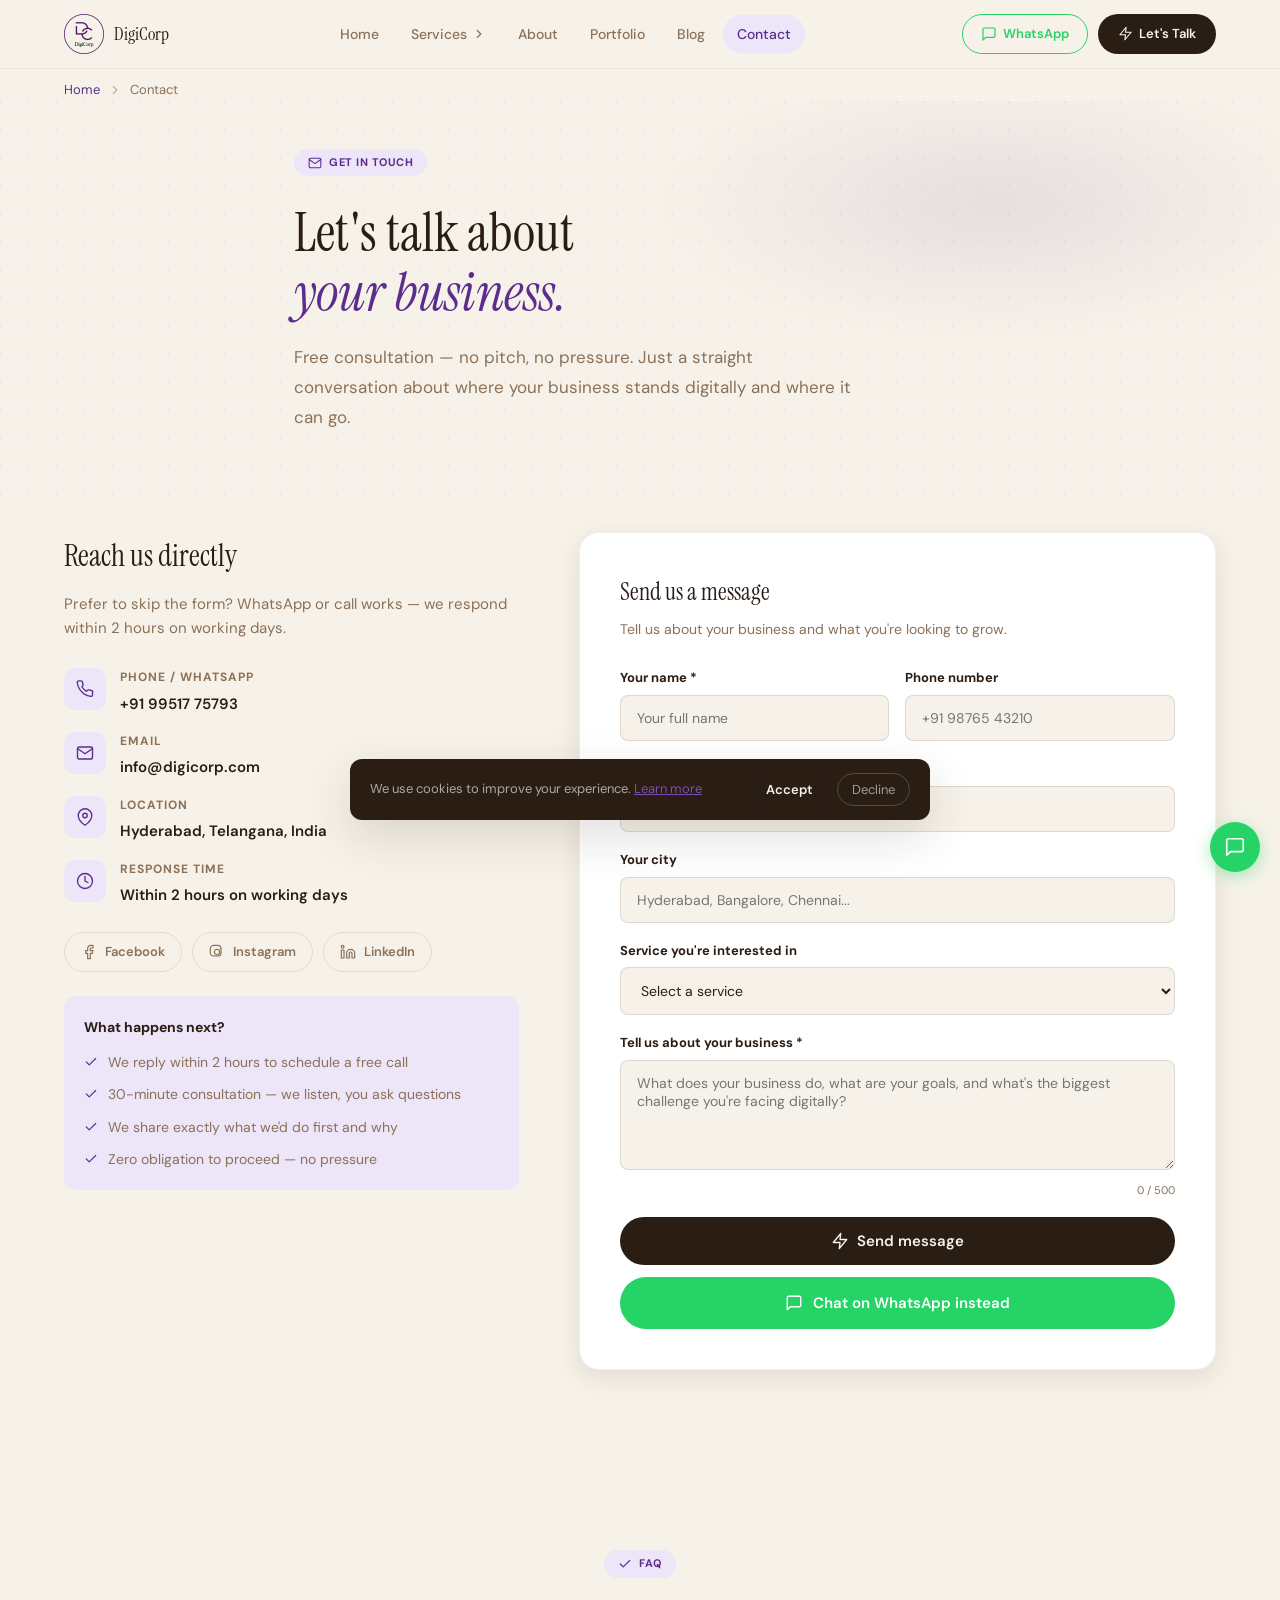
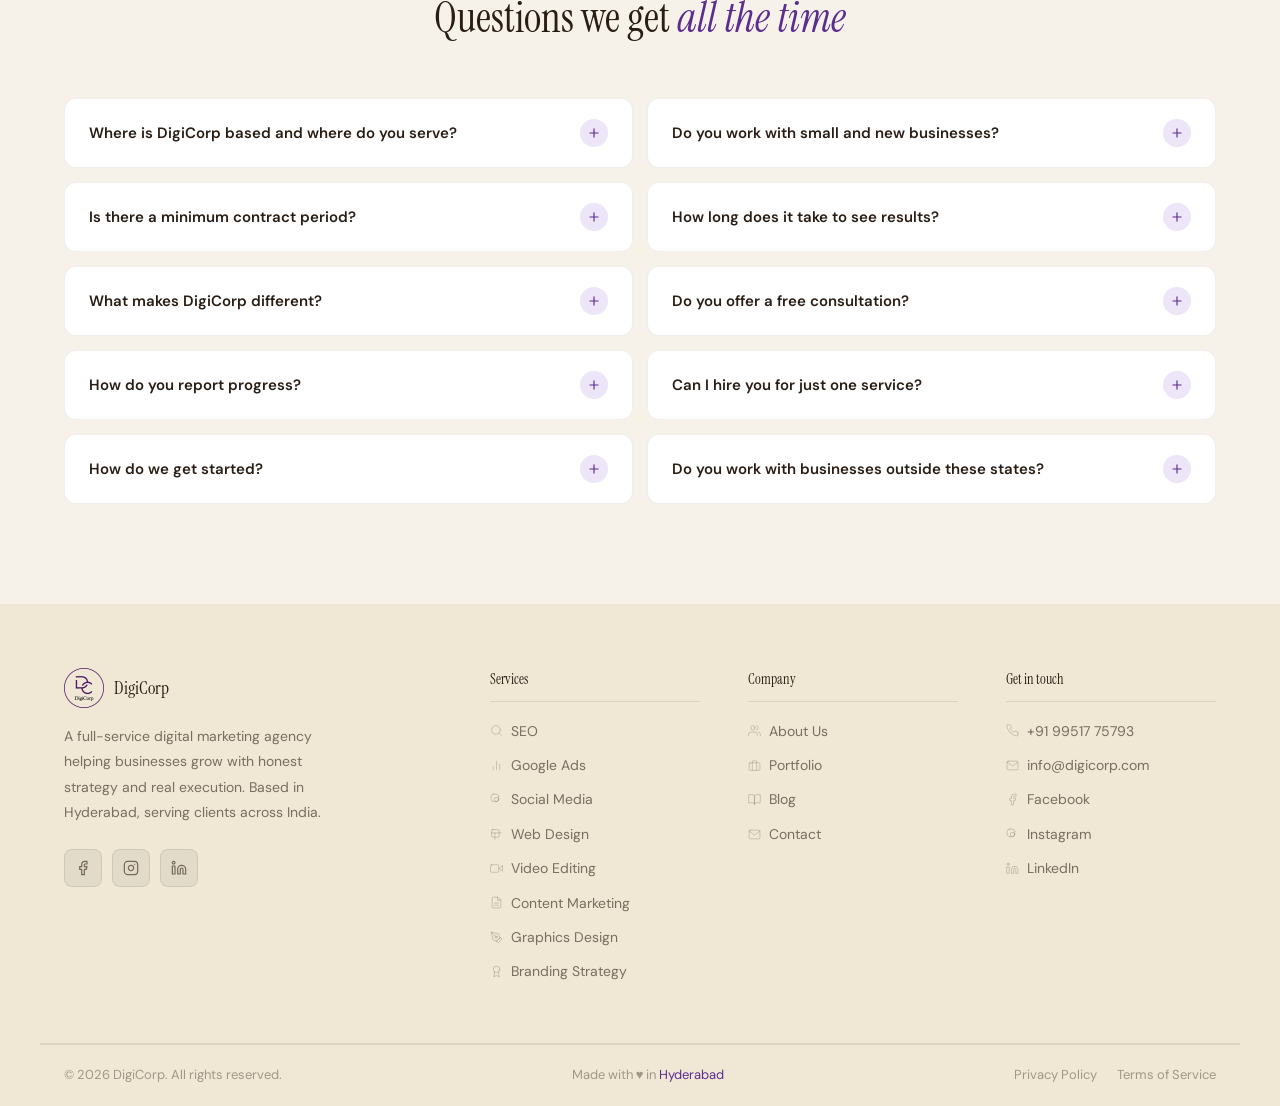
<file: contact.html>
<!DOCTYPE html>
<html lang="en">
<head>
<meta charset="UTF-8">
<meta name="viewport" content="width=device-width, initial-scale=1.0">
<title>Contact — DigiCorp | Digital Marketing Agency Hyderabad</title>
<meta name="description" content="Get in touch with DigiCorp Hyderabad — free digital marketing consultation.">
<meta name="keywords" content="digital marketing agency Hyderabad, SEO Hyderabad, social media marketing Hyderabad, Google Ads, digital marketing agency India">
<meta property="og:title" content="Contact — DigiCorp">
<meta property="og:description" content="Get in touch with DigiCorp Hyderabad — free digital marketing consultation.">
<meta property="og:type" content="website">
<link rel="preconnect" href="https://fonts.googleapis.com">
<link rel="preconnect" href="https://fonts.gstatic.com" crossorigin>
<link href="https://fonts.googleapis.com/css2?family=Instrument+Serif:ital@0;1&family=DM+Sans:opsz,wght@9..40,300;9..40,400;9..40,500;9..40,600&display=swap" rel="stylesheet">
<link rel="stylesheet" href="css/style.css">
</head>
<body>
<div id="progress-bar"></div>
<div id="preloader"><div class="pre-inner"><img src="Digicorplogo.png" alt="DigiCorp" class="logo-img"><div class="pre-bar"><div class="pre-fill"></div></div></div></div>
<header class="navbar" id="navbar">
  <div class="nav-inner">
    <a href="index.html" class="nav-brand"><img src="Digicorplogo.png" alt="DigiCorp" class="logo-img"><span class="nav-brand-name">DigiCorp</span></a>
    <nav class="nav-links" id="navLinks"><a href="index.html" class="nav-link">Home</a><div class="dd-wrap"><button class="nav-link dd-btn">Services <svg width="14" height="14" viewBox="0 0 24 24" fill="none" stroke="currentColor" stroke-width="2" stroke-linecap="round" stroke-linejoin="round"><polyline points="9 18 15 12 9 6"/></svg></button><div class="dd-menu"><a href="seo.html" class="dd-item"><svg width="16" height="16" viewBox="0 0 24 24" fill="none" stroke="currentColor" stroke-width="1.8" stroke-linecap="round" stroke-linejoin="round"><circle cx="11" cy="11" r="8"/><line x1="21" y1="21" x2="16.65" y2="16.65"/></svg>SEO</a><a href="google-ads.html" class="dd-item"><svg width="16" height="16" viewBox="0 0 24 24" fill="none" stroke="currentColor" stroke-width="1.8" stroke-linecap="round" stroke-linejoin="round"><line x1="18" y1="20" x2="18" y2="10"/><line x1="12" y1="20" x2="12" y2="4"/><line x1="6" y1="20" x2="6" y2="14"/></svg>Google Ads</a><a href="social-media.html" class="dd-item"><svg width="16" height="16" viewBox="0 0 24 24" fill="none" stroke="currentColor" stroke-width="1.8" stroke-linecap="round" stroke-linejoin="round"><rect x="2" y="2" width="16" height="16" rx="5"/><path d="M16 11.37A4 4 0 1 1 12.63 8 4 4 0 0 1 16 11.37z"/><line x1="17.5" y1="6.5" x2="17.51" y2="6.5"/></svg>Social Media</a><a href="web-design.html" class="dd-item"><svg width="16" height="16" viewBox="0 0 24 24" fill="none" stroke="currentColor" stroke-width="1.8" stroke-linecap="round" stroke-linejoin="round"><rect x="3" y="3" width="16" height="16" rx="2"/><line x1="3" y1="9" x2="21" y2="9"/><line x1="9" y1="21" x2="9" y2="9"/></svg>Web Design</a><a href="video-editing.html" class="dd-item"><svg width="16" height="16" viewBox="0 0 24 24" fill="none" stroke="currentColor" stroke-width="1.8" stroke-linecap="round" stroke-linejoin="round"><polygon points="23 7 16 12 23 17 23 7"/><rect x="1" y="5" width="15" height="14" rx="2"/></svg>Video Editing</a><a href="content-marketing.html" class="dd-item"><svg width="16" height="16" viewBox="0 0 24 24" fill="none" stroke="currentColor" stroke-width="1.8" stroke-linecap="round" stroke-linejoin="round"><path d="M14 2H6a2 2 0 0 0-2 2v16a2 2 0 0 0 2 2h12a2 2 0 0 0 2-2V8z"/><polyline points="14 2 14 8 20 8"/><line x1="16" y1="13" x2="8" y2="13"/><line x1="16" y1="17" x2="8" y2="17"/></svg>Content Marketing</a><a href="graphics-design.html" class="dd-item"><svg width="16" height="16" viewBox="0 0 24 24" fill="none" stroke="currentColor" stroke-width="1.8" stroke-linecap="round" stroke-linejoin="round"><path d="M12 19l7-7 3 3-7 7-3-3z"/><path d="M18 13l-1.5-7.5L2 2l3.5 14.5L13 18l5-5z"/><path d="M2 2l7.586 7.586"/><circle cx="11" cy="11" r="2"/></svg>Graphics Design</a><a href="branding.html" class="dd-item"><svg width="16" height="16" viewBox="0 0 24 24" fill="none" stroke="currentColor" stroke-width="1.8" stroke-linecap="round" stroke-linejoin="round"><circle cx="12" cy="8" r="6"/><path d="M15.477 12.89L17 22l-5-3-5 3 1.523-9.11"/></svg>Branding Strategy</a></div></div><a href="about.html" class="nav-link">About</a><a href="portfolio.html" class="nav-link">Portfolio</a><a href="blog.html" class="nav-link">Blog</a><a href="contact.html" class="nav-link active">Contact</a></nav>
    <div class="nav-actions">
      <a href="https://wa.me/919951775793?text=Hi%20DigiCorp%2C%20I%20want%20to%20discuss%20digital%20marketing%20for%20my%20business." target="_blank" class="btn-wa"><svg width="16" height="16" viewBox="0 0 24 24" fill="none" stroke="currentColor" stroke-width="1.8" stroke-linecap="round" stroke-linejoin="round"><path d="M21 15a2 2 0 0 1-2 2H7l-4 4V5a2 2 0 0 1 2-2h14a2 2 0 0 1 2 2z"/></svg>WhatsApp</a>
      <a href="contact.html" class="btn-talk"><svg width="15" height="15" viewBox="0 0 24 24" fill="none" stroke="currentColor" stroke-width="1.8" stroke-linecap="round" stroke-linejoin="round"><polygon points="13 2 3 14 12 14 11 22 21 10 12 10 13 2"/></svg>Let's Talk</a>
    </div>
    <button class="hamburger" id="hamburger" aria-label="Menu"><span></span><span></span><span></span></button>
  </div>
</header>
<div class="mob-nav" id="mobNav">
  <a href="index.html" class="mob-link"><svg width="16" height="16" viewBox="0 0 24 24" fill="none" stroke="currentColor" stroke-width="1.8" stroke-linecap="round" stroke-linejoin="round"><path d="M3 9l9-7 9 7v11a2 2 0 0 1-2 2H5a2 2 0 0 1-2-2z"/><polyline points="9 22 9 12 15 12 15 22"/></svg>Home</a>
  <div class="mob-dd">
    <button class="mob-dd-btn" id="mobDdBtn"><svg width="16" height="16" viewBox="0 0 24 24" fill="none" stroke="currentColor" stroke-width="1.8" stroke-linecap="round" stroke-linejoin="round"><polygon points="12 2 2 7 12 12 22 7 12 2"/><polyline points="2 17 12 22 22 17"/><polyline points="2 12 12 17 22 12"/></svg>Services <svg width="14" height="14" viewBox="0 0 24 24" fill="none" stroke="currentColor" stroke-width="2" stroke-linecap="round" stroke-linejoin="round"><polyline points="9 18 15 12 9 6"/></svg></button>
    <div class="mob-svc-grid" id="mobSvcGrid"><a href="seo.html" class="mob-svc-link"><svg width="14" height="14" viewBox="0 0 24 24" fill="none" stroke="currentColor" stroke-width="1.8" stroke-linecap="round" stroke-linejoin="round"><circle cx="11" cy="11" r="8"/><line x1="21" y1="21" x2="16.65" y2="16.65"/></svg>SEO</a><a href="google-ads.html" class="mob-svc-link"><svg width="14" height="14" viewBox="0 0 24 24" fill="none" stroke="currentColor" stroke-width="1.8" stroke-linecap="round" stroke-linejoin="round"><line x1="18" y1="20" x2="18" y2="10"/><line x1="12" y1="20" x2="12" y2="4"/><line x1="6" y1="20" x2="6" y2="14"/></svg>Google Ads</a><a href="social-media.html" class="mob-svc-link"><svg width="14" height="14" viewBox="0 0 24 24" fill="none" stroke="currentColor" stroke-width="1.8" stroke-linecap="round" stroke-linejoin="round"><rect x="2" y="2" width="14" height="14" rx="5"/><path d="M16 11.37A4 4 0 1 1 12.63 8 4 4 0 0 1 16 11.37z"/><line x1="17.5" y1="6.5" x2="17.51" y2="6.5"/></svg>Social Media</a><a href="web-design.html" class="mob-svc-link"><svg width="14" height="14" viewBox="0 0 24 24" fill="none" stroke="currentColor" stroke-width="1.8" stroke-linecap="round" stroke-linejoin="round"><rect x="3" y="3" width="14" height="14" rx="2"/><line x1="3" y1="9" x2="21" y2="9"/><line x1="9" y1="21" x2="9" y2="9"/></svg>Web Design</a><a href="video-editing.html" class="mob-svc-link"><svg width="14" height="14" viewBox="0 0 24 24" fill="none" stroke="currentColor" stroke-width="1.8" stroke-linecap="round" stroke-linejoin="round"><polygon points="23 7 16 12 23 17 23 7"/><rect x="1" y="5" width="15" height="14" rx="2"/></svg>Video Editing</a><a href="content-marketing.html" class="mob-svc-link"><svg width="14" height="14" viewBox="0 0 24 24" fill="none" stroke="currentColor" stroke-width="1.8" stroke-linecap="round" stroke-linejoin="round"><path d="M14 2H6a2 2 0 0 0-2 2v16a2 2 0 0 0 2 2h12a2 2 0 0 0 2-2V8z"/><polyline points="14 2 14 8 20 8"/><line x1="16" y1="13" x2="8" y2="13"/><line x1="16" y1="17" x2="8" y2="17"/></svg>Content Marketing</a><a href="graphics-design.html" class="mob-svc-link"><svg width="14" height="14" viewBox="0 0 24 24" fill="none" stroke="currentColor" stroke-width="1.8" stroke-linecap="round" stroke-linejoin="round"><path d="M12 19l7-7 3 3-7 7-3-3z"/><path d="M18 13l-1.5-7.5L2 2l3.5 14.5L13 18l5-5z"/><path d="M2 2l7.586 7.586"/><circle cx="11" cy="11" r="2"/></svg>Graphics Design</a><a href="branding.html" class="mob-svc-link"><svg width="14" height="14" viewBox="0 0 24 24" fill="none" stroke="currentColor" stroke-width="1.8" stroke-linecap="round" stroke-linejoin="round"><circle cx="12" cy="8" r="6"/><path d="M15.477 12.89L17 22l-5-3-5 3 1.523-9.11"/></svg>Branding Strategy</a></div>
  </div>
  <a href="about.html" class="mob-link"><svg width="16" height="16" viewBox="0 0 24 24" fill="none" stroke="currentColor" stroke-width="1.8" stroke-linecap="round" stroke-linejoin="round"><path d="M17 21v-2a4 4 0 0 0-4-4H5a4 4 0 0 0-4 4v2"/><circle cx="9" cy="7" r="4"/><path d="M23 21v-2a4 4 0 0 0-3-3.87"/><path d="M16 3.13a4 4 0 0 1 0 7.75"/></svg>About</a>
  <a href="portfolio.html" class="mob-link"><svg width="16" height="16" viewBox="0 0 24 24" fill="none" stroke="currentColor" stroke-width="1.8" stroke-linecap="round" stroke-linejoin="round"><rect x="2" y="7" width="20" height="14" rx="2"/><path d="M16 21V5a2 2 0 0 0-2-2h-4a2 2 0 0 0-2 2v16"/></svg>Portfolio</a>
  <a href="blog.html" class="mob-link"><svg width="16" height="16" viewBox="0 0 24 24" fill="none" stroke="currentColor" stroke-width="1.8" stroke-linecap="round" stroke-linejoin="round"><path d="M2 3h6a4 4 0 0 1 4 4v14a3 3 0 0 0-3-3H2z"/><path d="M22 3h-6a4 4 0 0 0-4 4v14a3 3 0 0 1 3-3h7z"/></svg>Blog</a>
  <a href="contact.html" class="mob-link"><svg width="16" height="16" viewBox="0 0 24 24" fill="none" stroke="currentColor" stroke-width="1.8" stroke-linecap="round" stroke-linejoin="round"><path d="M4 4h16c1.1 0 2 .9 2 2v12c0 1.1-.9 2-2 2H4c-1.1 0-2-.9-2-2V6c0-1.1.9-2 2-2z"/><polyline points="22,6 12,13 2,6"/></svg>Contact</a>
  <div class="mob-actions">
    <a href="https://wa.me/919951775793?text=Hi%20DigiCorp%2C%20I%20want%20to%20discuss%20digital%20marketing%20for%20my%20business." target="_blank" class="btn-wa w100">WhatsApp us</a>
    <a href="contact.html" class="btn-talk w100">Let's Talk</a>
  </div>
</div>
<div class="breadcrumb"><div class="container bc-inner"><a href="index.html">Home</a><svg width="14" height="14" viewBox="0 0 24 24" fill="none" stroke="currentColor" stroke-width="2" stroke-linecap="round" stroke-linejoin="round"><polyline points="9 18 15 12 9 6"/></svg><span>Contact</span></div></div>
<section class="page-hero">
  <div class="hero-bg"></div>
  <div class="container page-hero-inner">
    <span class="section-label"><svg width="14" height="14" viewBox="0 0 24 24" fill="none" stroke="currentColor" stroke-width="1.8" stroke-linecap="round" stroke-linejoin="round"><path d="M4 4h16c1.1 0 2 .9 2 2v12c0 1.1-.9 2-2 2H4c-1.1 0-2-.9-2-2V6c0-1.1.9-2 2-2z"/><polyline points="22,6 12,13 2,6"/></svg>Get in touch</span>
    <h1 class="page-hero-title">Let's talk about<br><em>your business.</em></h1>
    <p class="page-hero-sub">Free consultation — no pitch, no pressure. Just a straight conversation about where your business stands digitally and where it can go.</p>
  </div>
</section>
<section class="section" style="padding-top:20px;padding-bottom:80px;">
  <div class="container contact-grid">
    <div class="contact-info reveal">
      <h2>Reach us directly</h2>
      <p>Prefer to skip the form? WhatsApp or call works — we respond within 2 hours on working days.</p>
      <div class="contact-items">
        <div class="ci"><div class="ci-icon"><svg width="18" height="18" viewBox="0 0 24 24" fill="none" stroke="currentColor" stroke-width="1.8" stroke-linecap="round" stroke-linejoin="round"><path d="M22 16.92v3a2 2 0 0 1-2.18 2 19.79 19.79 0 0 1-8.63-3.07A19.5 19.5 0 0 1 4.69 12 19.79 19.79 0 0 1 1.61 3.4 2 2 0 0 1 3.6 1.22h3a2 2 0 0 1 2 1.72c.127.96.361 1.903.7 2.81a2 2 0 0 1-.45 2.11L7.91 8.96a16 16 0 0 0 6.09 6.09l1.32-1.32a2 2 0 0 1 2.11-.45c.907.339 1.85.573 2.81.7A2 2 0 0 1 22 16.92z"/></svg></div><div><strong>Phone / WhatsApp</strong><a href="tel:+919951775793">+91 99517 75793</a></div></div>
        <div class="ci"><div class="ci-icon"><svg width="18" height="18" viewBox="0 0 24 24" fill="none" stroke="currentColor" stroke-width="1.8" stroke-linecap="round" stroke-linejoin="round"><path d="M4 4h16c1.1 0 2 .9 2 2v12c0 1.1-.9 2-2 2H4c-1.1 0-2-.9-2-2V6c0-1.1.9-2 2-2z"/><polyline points="22,6 12,13 2,6"/></svg></div><div><strong>Email</strong><a href="mailto:info@digicorp.com">info@digicorp.com</a></div></div>
        <div class="ci"><div class="ci-icon"><svg width="18" height="18" viewBox="0 0 24 24" fill="none" stroke="currentColor" stroke-width="1.8" stroke-linecap="round" stroke-linejoin="round"><path d="M21 10c0 7-9 13-9 13s-9-6-9-13a9 9 0 0 1 18 0z"/><circle cx="12" cy="10" r="3"/></svg></div><div><strong>Location</strong><span>Hyderabad, Telangana, India</span></div></div>
        <div class="ci"><div class="ci-icon"><svg width="18" height="18" viewBox="0 0 24 24" fill="none" stroke="currentColor" stroke-width="1.8" stroke-linecap="round" stroke-linejoin="round"><circle cx="12" cy="12" r="10"/><polyline points="12 6 12 12 16 14"/></svg></div><div><strong>Response time</strong><span>Within 2 hours on working days</span></div></div>
      </div>
      <div class="contact-social">
        <a href="https://www.facebook.com/profile.php?id=61591775640880" target="_blank"><svg width="16" height="16" viewBox="0 0 24 24" fill="none" stroke="currentColor" stroke-width="1.8" stroke-linecap="round" stroke-linejoin="round"><path d="M18 2h-3a5 5 0 0 0-5 5v3H7v4h3v8h4v-8h3l1-4h-4V7a1 1 0 0 1 1-1h3z"/></svg>Facebook</a>
        <a href="https://www.instagram.com/digicorp.hyd/" target="_blank"><svg width="16" height="16" viewBox="0 0 24 24" fill="none" stroke="currentColor" stroke-width="1.8" stroke-linecap="round" stroke-linejoin="round"><rect x="2" y="2" width="16" height="16" rx="5"/><path d="M16 11.37A4 4 0 1 1 12.63 8 4 4 0 0 1 16 11.37z"/><line x1="17.5" y1="6.5" x2="17.51" y2="6.5"/></svg>Instagram</a>
        <a href="https://www.linkedin.com/company/digicorp-hyd" target="_blank"><svg width="16" height="16" viewBox="0 0 24 24" fill="none" stroke="currentColor" stroke-width="1.8" stroke-linecap="round" stroke-linejoin="round"><path d="M16 8a6 6 0 0 1 6 6v7h-4v-7a2 2 0 0 0-2-2 2 2 0 0 0-2 2v7h-4v-7a6 6 0 0 1 6-6z"/><rect x="2" y="9" width="4" height="12"/><circle cx="4" cy="4" r="2"/></svg>LinkedIn</a>
      </div>
      <div class="contact-promise">
        <h4>What happens next?</h4>
        <ul>
          <li><svg width="14" height="14" viewBox="0 0 24 24" fill="none" stroke="currentColor" stroke-width="2" stroke-linecap="round" stroke-linejoin="round"><polyline points="20 6 9 17 4 12"/></svg><span>We reply within 2 hours to schedule a free call</span></li>
          <li><svg width="14" height="14" viewBox="0 0 24 24" fill="none" stroke="currentColor" stroke-width="2" stroke-linecap="round" stroke-linejoin="round"><polyline points="20 6 9 17 4 12"/></svg><span>30-minute consultation — we listen, you ask questions</span></li>
          <li><svg width="14" height="14" viewBox="0 0 24 24" fill="none" stroke="currentColor" stroke-width="2" stroke-linecap="round" stroke-linejoin="round"><polyline points="20 6 9 17 4 12"/></svg><span>We share exactly what we'd do first and why</span></li>
          <li><svg width="14" height="14" viewBox="0 0 24 24" fill="none" stroke="currentColor" stroke-width="2" stroke-linecap="round" stroke-linejoin="round"><polyline points="20 6 9 17 4 12"/></svg><span>Zero obligation to proceed — no pressure</span></li>
        </ul>
      </div>
    </div>
    <div class="contact-form-box reveal reveal-d1">
      <h3>Send us a message</h3>
      <p>Tell us about your business and what you're looking to grow.</p>
      <form id="contactForm" action="https://formspree.io/f/YOUR_FORM_ID" method="POST">
        <div class="form-row">
          <div class="form-group"><label>Your name *</label><input type="text" name="name" placeholder="Your full name" required><span class="form-err">Please enter your name</span></div>
          <div class="form-group"><label>Phone number</label><input type="tel" name="phone" placeholder="+91 98765 43210"></div>
        </div>
        <div class="form-group"><label>Email address *</label><input type="email" name="email" placeholder="you@company.com" required><span class="form-err">Enter a valid email</span></div>
        <div class="form-group"><label>Your city</label><input type="text" name="city" placeholder="Hyderabad, Bangalore, Chennai..."></div>
        <div class="form-group"><label>Service you're interested in</label>
          <select name="service"><option value="">Select a service</option><option>SEO</option><option>Google Ads</option><option>Social Media Marketing</option><option>Web Design</option><option>Video Editing</option><option>Content Marketing</option><option>Graphics Design</option><option>Branding Strategy</option><option>Full package / Not sure yet</option></select>
        </div>
        <div class="form-group"><label>Tell us about your business *</label><textarea id="msgField" name="message" placeholder="What does your business do, what are your goals, and what's the biggest challenge you're facing digitally?" maxlength="500" required></textarea><div class="char-count" id="charCount">0 / 500</div><span class="form-err">Please tell us about your business</span></div>
        <button type="submit" class="btn-talk-lg w100"><svg width="18" height="18" viewBox="0 0 24 24" fill="none" stroke="currentColor" stroke-width="1.8" stroke-linecap="round" stroke-linejoin="round"><polygon points="13 2 3 14 12 14 11 22 21 10 12 10 13 2"/></svg>Send message</button>
      </form>
      <div id="formSuccess" style="display:none;text-align:center;padding:40px 20px;">
        <div style="width:60px;height:60px;background:rgba(61,184,122,0.1);border-radius:50%;display:flex;align-items:center;justify-content:center;margin:0 auto 16px;"><svg width="28" height="28" viewBox="0 0 24 24" fill="none" stroke="currentColor" stroke-width="2" stroke-linecap="round" stroke-linejoin="round"><polyline points="20 6 9 17 4 12"/></svg></div>
        <h3 style="font-family:'Instrument Serif',serif;font-size:24px;margin-bottom:8px;">Message received!</h3>
        <p style="color:#8A7158;">We'll get back to you within 2 hours.</p>
      </div>
      <a href="https://wa.me/919951775793?text=Hi%20DigiCorp%2C%20I%20want%20to%20discuss%20digital%20marketing%20for%20my%20business." target="_blank" class="btn-whatsapp"><svg width="18" height="18" viewBox="0 0 24 24" fill="none" stroke="currentColor" stroke-width="1.8" stroke-linecap="round" stroke-linejoin="round"><path d="M21 15a2 2 0 0 1-2 2H7l-4 4V5a2 2 0 0 1 2-2h14a2 2 0 0 1 2 2z"/></svg>Chat on WhatsApp instead</a>
    </div>
  </div>
</section>
<section class="section faq-section">
  <div class="container">
    <div class="section-header center">
      <span class="section-label"><svg width="14" height="14" viewBox="0 0 24 24" fill="none" stroke="currentColor" stroke-width="2" stroke-linecap="round" stroke-linejoin="round"><polyline points="20 6 9 17 4 12"/></svg>FAQ</span>
      <h2 class="section-title">Questions we get <em>all the time</em></h2>
    </div>
    <div class="faq-grid"><div class="faq-item"><button class="faq-q"><span>Where is DigiCorp based and where do you serve?</span><div class="faq-icon"><svg width="14" height="14" viewBox="0 0 24 24" fill="none" stroke="currentColor" stroke-width="2" stroke-linecap="round" stroke-linejoin="round"><line x1="12" y1="5" x2="12" y2="19"/><line x1="5" y1="12" x2="19" y2="12"/></svg></div></button><div class="faq-a"><p>We are based in Hyderabad. We serve businesses across India — with a strong focus on businesses in Telangana, Andhra Pradesh, Karnataka, and Tamil Nadu.</p></div></div>
<div class="faq-item"><button class="faq-q"><span>Do you work with small and new businesses?</span><div class="faq-icon"><svg width="14" height="14" viewBox="0 0 24 24" fill="none" stroke="currentColor" stroke-width="2" stroke-linecap="round" stroke-linejoin="round"><line x1="12" y1="5" x2="12" y2="19"/><line x1="5" y1="12" x2="19" y2="12"/></svg></div></button><div class="faq-a"><p>Yes — businesses of all sizes. We especially enjoy working with businesses just starting their digital journey because we can build the right foundation from day one.</p></div></div>
<div class="faq-item"><button class="faq-q"><span>Is there a minimum contract period?</span><div class="faq-icon"><svg width="14" height="14" viewBox="0 0 24 24" fill="none" stroke="currentColor" stroke-width="2" stroke-linecap="round" stroke-linejoin="round"><line x1="12" y1="5" x2="12" y2="19"/><line x1="5" y1="12" x2="19" y2="12"/></svg></div></button><div class="faq-a"><p>No long-term contracts. Month-to-month only. We earn your business every month with results, not paperwork.</p></div></div>
<div class="faq-item"><button class="faq-q"><span>How long does it take to see results?</span><div class="faq-icon"><svg width="14" height="14" viewBox="0 0 24 24" fill="none" stroke="currentColor" stroke-width="2" stroke-linecap="round" stroke-linejoin="round"><line x1="12" y1="5" x2="12" y2="19"/><line x1="5" y1="12" x2="19" y2="12"/></svg></div></button><div class="faq-a"><p>It depends on the service. Google Ads can show results within days. SEO takes 3–6 months. Social media shows steady improvement month on month with the right content strategy.</p></div></div>
<div class="faq-item"><button class="faq-q"><span>What makes DigiCorp different?</span><div class="faq-icon"><svg width="14" height="14" viewBox="0 0 24 24" fill="none" stroke="currentColor" stroke-width="2" stroke-linecap="round" stroke-linejoin="round"><line x1="12" y1="5" x2="12" y2="19"/><line x1="5" y1="12" x2="19" y2="12"/></svg></div></button><div class="faq-a"><p>Three things: we understand the local market deeply, we never use fake metrics, and we give you honest monthly reports whether the news is good or bad.</p></div></div>
<div class="faq-item"><button class="faq-q"><span>Do you offer a free consultation?</span><div class="faq-icon"><svg width="14" height="14" viewBox="0 0 24 24" fill="none" stroke="currentColor" stroke-width="2" stroke-linecap="round" stroke-linejoin="round"><line x1="12" y1="5" x2="12" y2="19"/><line x1="5" y1="12" x2="19" y2="12"/></svg></div></button><div class="faq-a"><p>Yes — always. Tell us about your business and we'll tell you exactly where the opportunity is. No sales pitch, no obligation.</p></div></div>
<div class="faq-item"><button class="faq-q"><span>How do you report progress?</span><div class="faq-icon"><svg width="14" height="14" viewBox="0 0 24 24" fill="none" stroke="currentColor" stroke-width="2" stroke-linecap="round" stroke-linejoin="round"><line x1="12" y1="5" x2="12" y2="19"/><line x1="5" y1="12" x2="19" y2="12"/></svg></div></button><div class="faq-a"><p>Monthly reports with real numbers — reach, followers, clicks, leads, rankings. We explain what worked, what didn't, and the plan for next month.</p></div></div>
<div class="faq-item"><button class="faq-q"><span>Can I hire you for just one service?</span><div class="faq-icon"><svg width="14" height="14" viewBox="0 0 24 24" fill="none" stroke="currentColor" stroke-width="2" stroke-linecap="round" stroke-linejoin="round"><line x1="12" y1="5" x2="12" y2="19"/><line x1="5" y1="12" x2="19" y2="12"/></svg></div></button><div class="faq-a"><p>Yes. You don't need a full package. Start with whatever is most urgent — one service is completely fine.</p></div></div>
<div class="faq-item"><button class="faq-q"><span>How do we get started?</span><div class="faq-icon"><svg width="14" height="14" viewBox="0 0 24 24" fill="none" stroke="currentColor" stroke-width="2" stroke-linecap="round" stroke-linejoin="round"><line x1="12" y1="5" x2="12" y2="19"/><line x1="5" y1="12" x2="19" y2="12"/></svg></div></button><div class="faq-a"><p>Fill out the contact form, WhatsApp us, or call. We'll set up a free 30-minute call and tell you exactly where to begin.</p></div></div>
<div class="faq-item"><button class="faq-q"><span>Do you work with businesses outside these states?</span><div class="faq-icon"><svg width="14" height="14" viewBox="0 0 24 24" fill="none" stroke="currentColor" stroke-width="2" stroke-linecap="round" stroke-linejoin="round"><line x1="12" y1="5" x2="12" y2="19"/><line x1="5" y1="12" x2="19" y2="12"/></svg></div></button><div class="faq-a"><p>Yes. While we focus on South India, we serve clients across India. Location is never a barrier — we work fully remotely.</p></div></div>
</div>
  </div>
</section>
<footer class="footer">
  <div class="footer-top">
    <div class="footer-brand">
      <a href="index.html" class="footer-logo"><img src="Digicorplogo.png" alt="DigiCorp" class="logo-img"><span>DigiCorp</span></a>
      <p class="footer-desc">A full-service digital marketing agency helping businesses grow with honest strategy and real execution. Based in Hyderabad, serving clients across India.</p>
      <div class="footer-social">
        <a href="https://www.facebook.com/profile.php?id=61591775640880" target="_blank" aria-label="Facebook"><svg width="18" height="18" viewBox="0 0 24 24" fill="none" stroke="currentColor" stroke-width="1.8" stroke-linecap="round" stroke-linejoin="round"><path d="M18 2h-3a5 5 0 0 0-5 5v3H7v4h3v8h4v-8h3l1-4h-4V7a1 1 0 0 1 1-1h3z"/></svg></a>
        <a href="https://www.instagram.com/digicorp.hyd/" target="_blank" aria-label="Instagram"><svg width="20" height="20" viewBox="0 0 24 24" fill="none" stroke="currentColor" stroke-width="1.8" stroke-linecap="round" stroke-linejoin="round"><rect x="2" y="2" width="20" height="20" rx="5"/><path d="M16 11.37A4 4 0 1 1 12.63 8 4 4 0 0 1 16 11.37z"/><line x1="17.5" y1="6.5" x2="17.51" y2="6.5"/></svg></a>
        <a href="https://www.linkedin.com/company/digicorp-hyd" target="_blank" aria-label="LinkedIn"><svg width="18" height="18" viewBox="0 0 24 24" fill="none" stroke="currentColor" stroke-width="1.8" stroke-linecap="round" stroke-linejoin="round"><path d="M16 8a6 6 0 0 1 6 6v7h-4v-7a2 2 0 0 0-2-2 2 2 0 0 0-2 2v7h-4v-7a6 6 0 0 1 6-6z"/><rect x="2" y="9" width="4" height="12"/><circle cx="4" cy="4" r="2"/></svg></a>
      </div>
    </div>
    <div class="footer-col">
      <h4>Services</h4>
      <a href="seo.html"><svg width="14" height="14" viewBox="0 0 24 24" fill="none" stroke="currentColor" stroke-width="1.8" stroke-linecap="round" stroke-linejoin="round"><circle cx="11" cy="11" r="8"/><line x1="21" y1="21" x2="16.65" y2="16.65"/></svg>SEO</a>
      <a href="google-ads.html"><svg width="14" height="14" viewBox="0 0 24 24" fill="none" stroke="currentColor" stroke-width="1.8" stroke-linecap="round" stroke-linejoin="round"><line x1="18" y1="20" x2="18" y2="10"/><line x1="12" y1="20" x2="12" y2="4"/><line x1="6" y1="20" x2="6" y2="14"/></svg>Google Ads</a>
      <a href="social-media.html"><svg width="14" height="14" viewBox="0 0 24 24" fill="none" stroke="currentColor" stroke-width="1.8" stroke-linecap="round" stroke-linejoin="round"><rect x="2" y="2" width="14" height="14" rx="5"/><path d="M16 11.37A4 4 0 1 1 12.63 8 4 4 0 0 1 16 11.37z"/><line x1="17.5" y1="6.5" x2="17.51" y2="6.5"/></svg>Social Media</a>
      <a href="web-design.html"><svg width="14" height="14" viewBox="0 0 24 24" fill="none" stroke="currentColor" stroke-width="1.8" stroke-linecap="round" stroke-linejoin="round"><rect x="3" y="3" width="14" height="14" rx="2"/><line x1="3" y1="9" x2="21" y2="9"/><line x1="9" y1="21" x2="9" y2="9"/></svg>Web Design</a>
      <a href="video-editing.html"><svg width="14" height="14" viewBox="0 0 24 24" fill="none" stroke="currentColor" stroke-width="1.8" stroke-linecap="round" stroke-linejoin="round"><polygon points="23 7 16 12 23 17 23 7"/><rect x="1" y="5" width="15" height="14" rx="2"/></svg>Video Editing</a>
      <a href="content-marketing.html"><svg width="14" height="14" viewBox="0 0 24 24" fill="none" stroke="currentColor" stroke-width="1.8" stroke-linecap="round" stroke-linejoin="round"><path d="M14 2H6a2 2 0 0 0-2 2v16a2 2 0 0 0 2 2h12a2 2 0 0 0 2-2V8z"/><polyline points="14 2 14 8 20 8"/><line x1="16" y1="13" x2="8" y2="13"/><line x1="16" y1="17" x2="8" y2="17"/></svg>Content Marketing</a>
      <a href="graphics-design.html"><svg width="14" height="14" viewBox="0 0 24 24" fill="none" stroke="currentColor" stroke-width="1.8" stroke-linecap="round" stroke-linejoin="round"><path d="M12 19l7-7 3 3-7 7-3-3z"/><path d="M18 13l-1.5-7.5L2 2l3.5 14.5L13 18l5-5z"/><path d="M2 2l7.586 7.586"/><circle cx="11" cy="11" r="2"/></svg>Graphics Design</a>
      <a href="branding.html"><svg width="14" height="14" viewBox="0 0 24 24" fill="none" stroke="currentColor" stroke-width="1.8" stroke-linecap="round" stroke-linejoin="round"><circle cx="12" cy="8" r="6"/><path d="M15.477 12.89L17 22l-5-3-5 3 1.523-9.11"/></svg>Branding Strategy</a>
    </div>
    <div class="footer-col">
      <h4>Company</h4>
      <a href="about.html"><svg width="14" height="14" viewBox="0 0 24 24" fill="none" stroke="currentColor" stroke-width="1.8" stroke-linecap="round" stroke-linejoin="round"><path d="M17 21v-2a4 4 0 0 0-4-4H5a4 4 0 0 0-4 4v2"/><circle cx="9" cy="7" r="4"/><path d="M23 21v-2a4 4 0 0 0-3-3.87"/><path d="M16 3.13a4 4 0 0 1 0 7.75"/></svg>About Us</a>
      <a href="portfolio.html"><svg width="14" height="14" viewBox="0 0 24 24" fill="none" stroke="currentColor" stroke-width="1.8" stroke-linecap="round" stroke-linejoin="round"><rect x="2" y="7" width="20" height="14" rx="2"/><path d="M16 21V5a2 2 0 0 0-2-2h-4a2 2 0 0 0-2 2v16"/></svg>Portfolio</a>
      <a href="blog.html"><svg width="14" height="14" viewBox="0 0 24 24" fill="none" stroke="currentColor" stroke-width="1.8" stroke-linecap="round" stroke-linejoin="round"><path d="M2 3h6a4 4 0 0 1 4 4v14a3 3 0 0 0-3-3H2z"/><path d="M22 3h-6a4 4 0 0 0-4 4v14a3 3 0 0 1 3-3h7z"/></svg>Blog</a>
      <a href="contact.html"><svg width="14" height="14" viewBox="0 0 24 24" fill="none" stroke="currentColor" stroke-width="1.8" stroke-linecap="round" stroke-linejoin="round"><path d="M4 4h16c1.1 0 2 .9 2 2v12c0 1.1-.9 2-2 2H4c-1.1 0-2-.9-2-2V6c0-1.1.9-2 2-2z"/><polyline points="22,6 12,13 2,6"/></svg>Contact</a>
    </div>
    <div class="footer-col">
      <h4>Get in touch</h4>
      <a href="tel:+919951775793"><svg width="14" height="14" viewBox="0 0 24 24" fill="none" stroke="currentColor" stroke-width="1.8" stroke-linecap="round" stroke-linejoin="round"><path d="M22 16.92v3a2 2 0 0 1-2.18 2 19.79 19.79 0 0 1-8.63-3.07A19.5 19.5 0 0 1 4.69 12 19.79 19.79 0 0 1 1.61 3.4 2 2 0 0 1 3.6 1.22h3a2 2 0 0 1 2 1.72c.127.96.361 1.903.7 2.81a2 2 0 0 1-.45 2.11L7.91 8.96a16 16 0 0 0 6.09 6.09l1.32-1.32a2 2 0 0 1 2.11-.45c.907.339 1.85.573 2.81.7A2 2 0 0 1 22 16.92z"/></svg>+91 99517 75793</a>
      <a href="mailto:info@digicorp.com"><svg width="14" height="14" viewBox="0 0 24 24" fill="none" stroke="currentColor" stroke-width="1.8" stroke-linecap="round" stroke-linejoin="round"><path d="M4 4h16c1.1 0 2 .9 2 2v12c0 1.1-.9 2-2 2H4c-1.1 0-2-.9-2-2V6c0-1.1.9-2 2-2z"/><polyline points="22,6 12,13 2,6"/></svg>info@digicorp.com</a>
      <a href="https://www.facebook.com/profile.php?id=61591775640880" target="_blank"><svg width="14" height="14" viewBox="0 0 24 24" fill="none" stroke="currentColor" stroke-width="1.8" stroke-linecap="round" stroke-linejoin="round"><path d="M18 2h-3a5 5 0 0 0-5 5v3H7v4h3v8h4v-8h3l1-4h-4V7a1 1 0 0 1 1-1h3z"/></svg>Facebook</a>
      <a href="https://www.instagram.com/digicorp.hyd/" target="_blank"><svg width="14" height="14" viewBox="0 0 24 24" fill="none" stroke="currentColor" stroke-width="1.8" stroke-linecap="round" stroke-linejoin="round"><rect x="2" y="2" width="14" height="14" rx="5"/><path d="M16 11.37A4 4 0 1 1 12.63 8 4 4 0 0 1 16 11.37z"/><line x1="17.5" y1="6.5" x2="17.51" y2="6.5"/></svg>Instagram</a>
      <a href="https://www.linkedin.com/company/digicorp-hyd" target="_blank"><svg width="14" height="14" viewBox="0 0 24 24" fill="none" stroke="currentColor" stroke-width="1.8" stroke-linecap="round" stroke-linejoin="round"><path d="M16 8a6 6 0 0 1 6 6v7h-4v-7a2 2 0 0 0-2-2 2 2 0 0 0-2 2v7h-4v-7a6 6 0 0 1 6-6z"/><rect x="2" y="9" width="4" height="12"/><circle cx="4" cy="4" r="2"/></svg>LinkedIn</a>
    </div>
  </div>
  <div class="footer-bottom">
    <p>© 2026 DigiCorp. All rights reserved.</p>
    <p class="footer-hyd">Made with ♥ in <span>Hyderabad</span></p>
    <div class="footer-legal">
      <a href="#">Privacy Policy</a>
      <a href="#">Terms of Service</a>
    </div>
  </div>
</footer>
<a href="https://wa.me/919951775793?text=Hi%20DigiCorp%2C%20I%20want%20to%20discuss%20digital%20marketing%20for%20my%20business." target="_blank" class="fab-wa" aria-label="WhatsApp"><svg width="24" height="24" viewBox="0 0 24 24" fill="none" stroke="currentColor" stroke-width="1.8" stroke-linecap="round" stroke-linejoin="round"><path d="M21 15a2 2 0 0 1-2 2H7l-4 4V5a2 2 0 0 1 2-2h14a2 2 0 0 1 2 2z"/></svg></a>
<button class="fab-top" id="fabTop" aria-label="Back to top"><svg width="20" height="20" viewBox="0 0 24 24" fill="none" stroke="currentColor" stroke-width="2" stroke-linecap="round" stroke-linejoin="round"><line x1="12" y1="19" x2="12" y2="5"/><polyline points="5 12 12 5 19 12"/></svg></button>
<div class="mob-bottom-nav">
  <a href="index.html" class="mbn-btn" data-page="index.html"><svg width="22" height="22" viewBox="0 0 24 24" fill="none" stroke="currentColor" stroke-width="1.8" stroke-linecap="round" stroke-linejoin="round"><path d="M3 9l9-7 9 7v11a2 2 0 0 1-2 2H5a2 2 0 0 1-2-2z"/><polyline points="9 22 9 12 15 12 15 22"/></svg><span>Home</span></a>
  <a href="services.html" class="mbn-btn" data-page="services.html"><svg width="22" height="22" viewBox="0 0 24 24" fill="none" stroke="currentColor" stroke-width="1.8" stroke-linecap="round" stroke-linejoin="round"><polygon points="12 2 2 7 12 12 22 7 12 2"/><polyline points="2 17 12 22 22 17"/><polyline points="2 12 12 17 22 12"/></svg><span>Services</span></a>
  <a href="portfolio.html" class="mbn-btn" data-page="portfolio.html"><svg width="22" height="22" viewBox="0 0 24 24" fill="none" stroke="currentColor" stroke-width="1.8" stroke-linecap="round" stroke-linejoin="round"><rect x="2" y="7" width="20" height="14" rx="2"/><path d="M16 21V5a2 2 0 0 0-2-2h-4a2 2 0 0 0-2 2v16"/></svg><span>Work</span></a>
  <a href="contact.html" class="mbn-btn" data-page="contact.html"><svg width="22" height="22" viewBox="0 0 24 24" fill="none" stroke="currentColor" stroke-width="1.8" stroke-linecap="round" stroke-linejoin="round"><path d="M4 4h16c1.1 0 2 .9 2 2v12c0 1.1-.9 2-2 2H4c-1.1 0-2-.9-2-2V6c0-1.1.9-2 2-2z"/><polyline points="22,6 12,13 2,6"/></svg><span>Contact</span></a>
</div>
<div class="exit-overlay" id="exitOverlay">
  <div class="exit-box">
    <button class="exit-close" id="exitClose"><svg width="16" height="16" viewBox="0 0 24 24" fill="none" stroke="currentColor" stroke-width="2" stroke-linecap="round" stroke-linejoin="round"><line x1="18" y1="6" x2="6" y2="18"/><line x1="6" y1="6" x2="18" y2="18"/></svg></button>
    <div class="exit-emoji">🚀</div>
    <h3>Wait — get a free audit first!</h3>
    <p>Before you leave, let us show you exactly where your business is losing ground digitally. Free, no commitment.</p>
    <div class="exit-btns">
      <a href="contact.html" class="btn-talk"><svg width="15" height="15" viewBox="0 0 24 24" fill="none" stroke="currentColor" stroke-width="1.8" stroke-linecap="round" stroke-linejoin="round"><polygon points="13 2 3 14 12 14 11 22 21 10 12 10 13 2"/></svg>Get free audit</a>
      <a href="https://wa.me/919951775793?text=Hi%20DigiCorp%2C%20I%20want%20to%20discuss%20digital%20marketing%20for%20my%20business." target="_blank" class="btn-wa"><svg width="15" height="15" viewBox="0 0 24 24" fill="none" stroke="currentColor" stroke-width="1.8" stroke-linecap="round" stroke-linejoin="round"><path d="M21 15a2 2 0 0 1-2 2H7l-4 4V5a2 2 0 0 1 2-2h14a2 2 0 0 1 2 2z"/></svg>WhatsApp us</a>
    </div>
  </div>
</div>
<div class="cookie-bar" id="cookieBar">
  <p>We use cookies to improve your experience. <a href="#">Learn more</a></p>
  <div class="cookie-btns">
    <button id="cookieAccept" class="btn-talk" style="padding:7px 16px;font-size:13px;">Accept</button>
    <button id="cookieDecline" style="padding:7px 14px;font-size:13px;background:transparent;border:1px solid rgba(247,242,233,0.2);color:rgba(247,242,233,0.6);border-radius:100px;cursor:pointer;">Decline</button>
  </div>
</div>
<script src="js/main.js"></script>
</body>
</html>
</file>
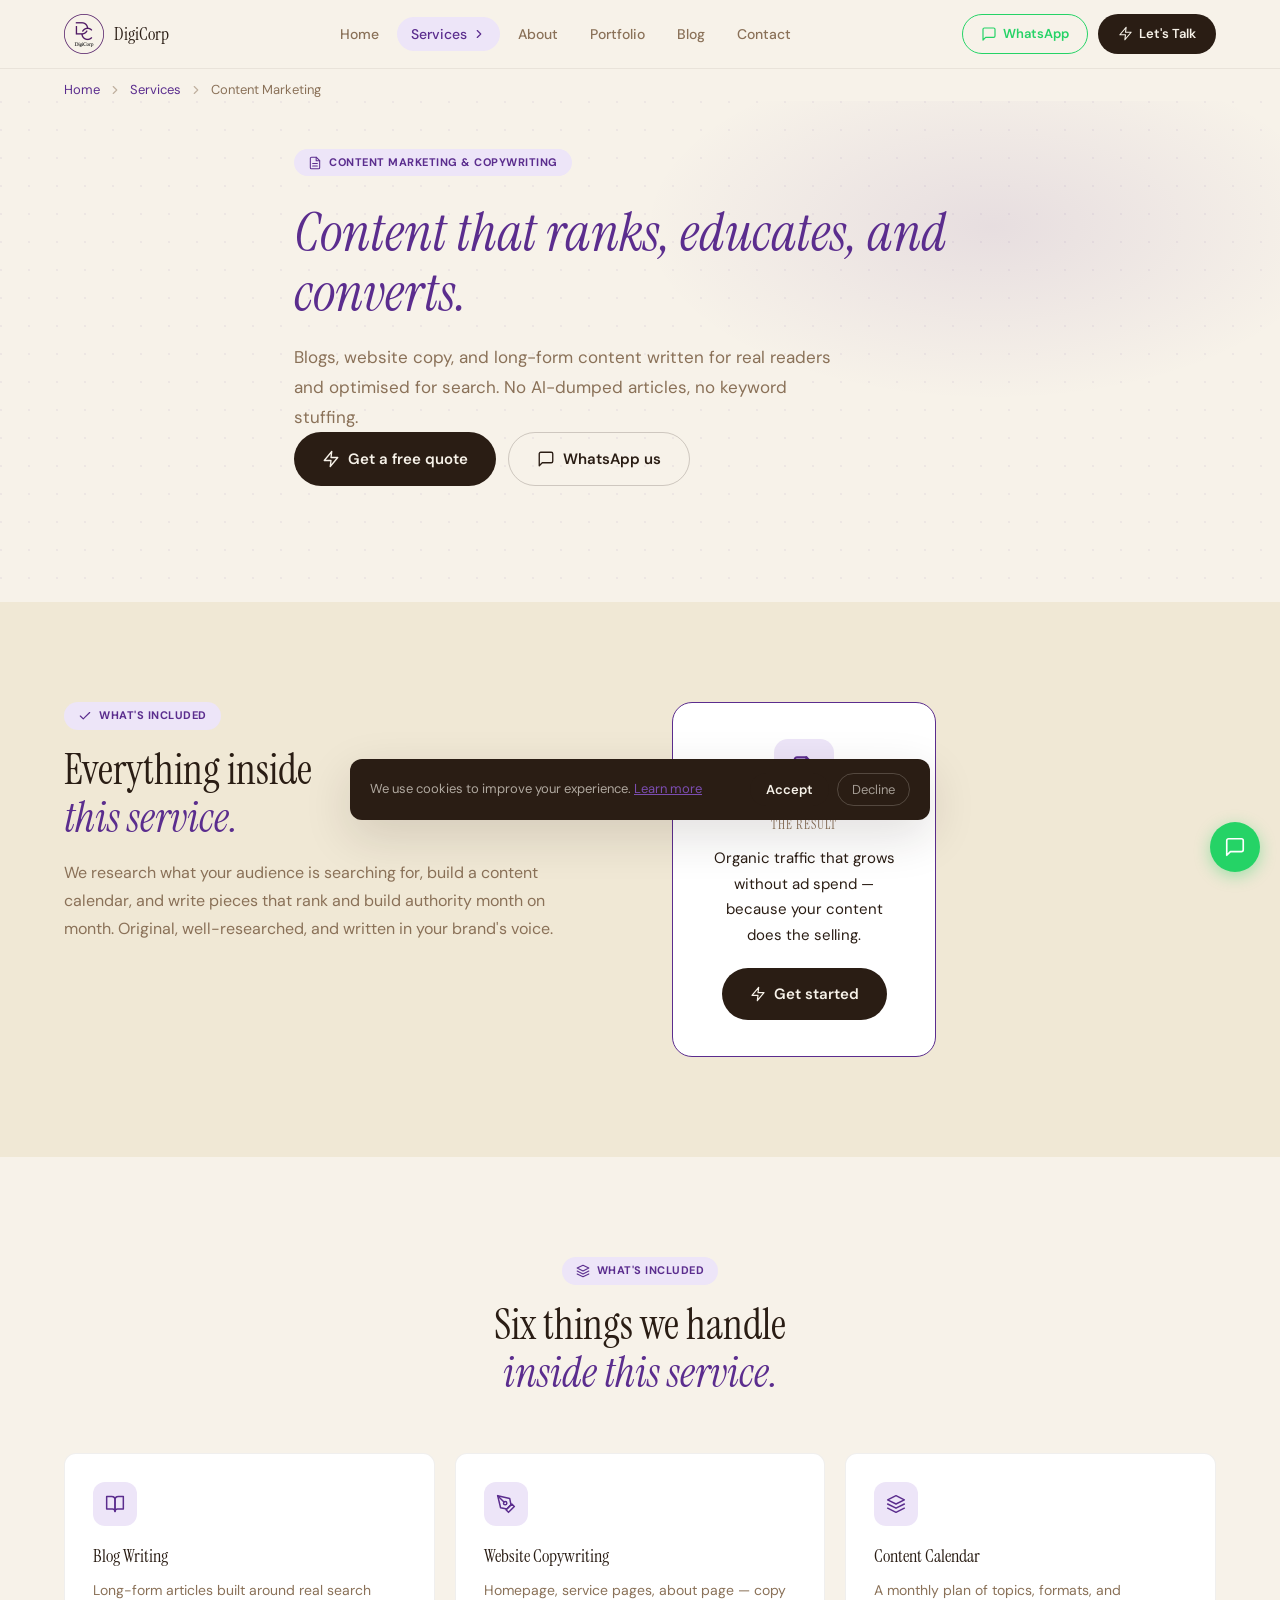
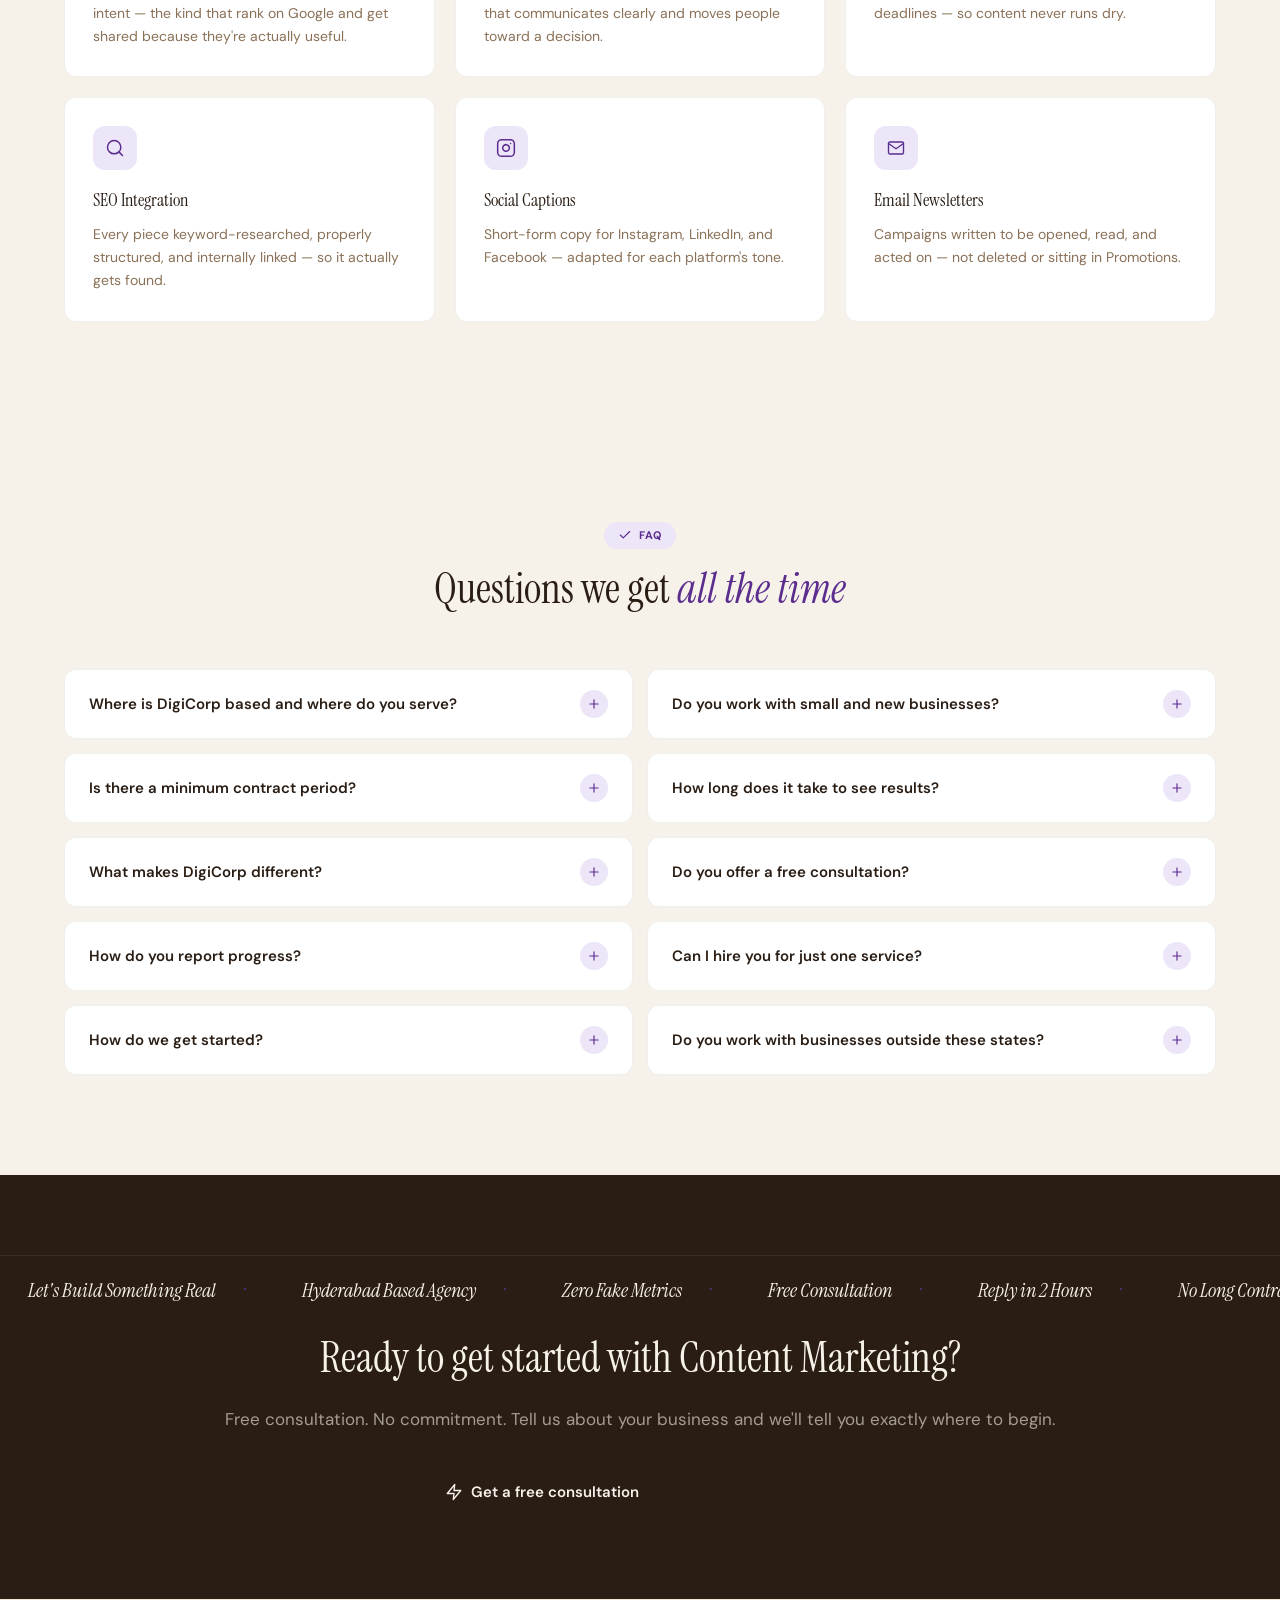
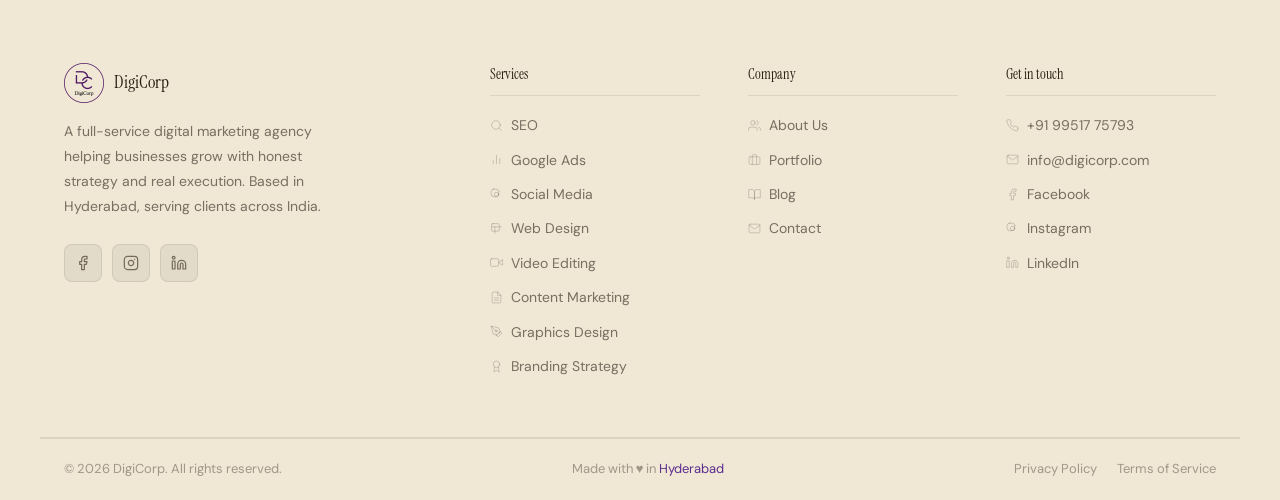
<file: content-marketing.html>
<!DOCTYPE html>
<html lang="en">
<head>
<meta charset="UTF-8">
<meta name="viewport" content="width=device-width, initial-scale=1.0">
<title>Content Marketing — DigiCorp | Digital Marketing Agency Hyderabad</title>
<meta name="description" content="Blogs, website copy, and long-form content written for real readers and optimised for search. No AI-dumped articles, no keyword stuffing.">
<meta name="keywords" content="digital marketing agency Hyderabad, SEO Hyderabad, social media marketing Hyderabad, Google Ads, digital marketing agency India">
<meta property="og:title" content="Content Marketing — DigiCorp">
<meta property="og:description" content="Blogs, website copy, and long-form content written for real readers and optimised for search. No AI-dumped articles, no keyword stuffing.">
<meta property="og:type" content="website">
<link rel="preconnect" href="https://fonts.googleapis.com">
<link rel="preconnect" href="https://fonts.gstatic.com" crossorigin>
<link href="https://fonts.googleapis.com/css2?family=Instrument+Serif:ital@0;1&family=DM+Sans:opsz,wght@9..40,300;9..40,400;9..40,500;9..40,600&display=swap" rel="stylesheet">
<link rel="stylesheet" href="css/style.css">
</head>
<body>
<div id="progress-bar"></div>
<div id="preloader"><div class="pre-inner"><img src="Digicorplogo.png" alt="DigiCorp" class="logo-img"><div class="pre-bar"><div class="pre-fill"></div></div></div></div>
<header class="navbar" id="navbar">
  <div class="nav-inner">
    <a href="index.html" class="nav-brand"><img src="Digicorplogo.png" alt="DigiCorp" class="logo-img"><span class="nav-brand-name">DigiCorp</span></a>
    <nav class="nav-links" id="navLinks"><a href="index.html" class="nav-link">Home</a><div class="dd-wrap"><button class="nav-link dd-btn  active">Services <svg width="14" height="14" viewBox="0 0 24 24" fill="none" stroke="currentColor" stroke-width="2" stroke-linecap="round" stroke-linejoin="round"><polyline points="9 18 15 12 9 6"/></svg></button><div class="dd-menu"><a href="seo.html" class="dd-item"><svg width="16" height="16" viewBox="0 0 24 24" fill="none" stroke="currentColor" stroke-width="1.8" stroke-linecap="round" stroke-linejoin="round"><circle cx="11" cy="11" r="8"/><line x1="21" y1="21" x2="16.65" y2="16.65"/></svg>SEO</a><a href="google-ads.html" class="dd-item"><svg width="16" height="16" viewBox="0 0 24 24" fill="none" stroke="currentColor" stroke-width="1.8" stroke-linecap="round" stroke-linejoin="round"><line x1="18" y1="20" x2="18" y2="10"/><line x1="12" y1="20" x2="12" y2="4"/><line x1="6" y1="20" x2="6" y2="14"/></svg>Google Ads</a><a href="social-media.html" class="dd-item"><svg width="16" height="16" viewBox="0 0 24 24" fill="none" stroke="currentColor" stroke-width="1.8" stroke-linecap="round" stroke-linejoin="round"><rect x="2" y="2" width="16" height="16" rx="5"/><path d="M16 11.37A4 4 0 1 1 12.63 8 4 4 0 0 1 16 11.37z"/><line x1="17.5" y1="6.5" x2="17.51" y2="6.5"/></svg>Social Media</a><a href="web-design.html" class="dd-item"><svg width="16" height="16" viewBox="0 0 24 24" fill="none" stroke="currentColor" stroke-width="1.8" stroke-linecap="round" stroke-linejoin="round"><rect x="3" y="3" width="16" height="16" rx="2"/><line x1="3" y1="9" x2="21" y2="9"/><line x1="9" y1="21" x2="9" y2="9"/></svg>Web Design</a><a href="video-editing.html" class="dd-item"><svg width="16" height="16" viewBox="0 0 24 24" fill="none" stroke="currentColor" stroke-width="1.8" stroke-linecap="round" stroke-linejoin="round"><polygon points="23 7 16 12 23 17 23 7"/><rect x="1" y="5" width="15" height="14" rx="2"/></svg>Video Editing</a><a href="content-marketing.html" class="dd-item"><svg width="16" height="16" viewBox="0 0 24 24" fill="none" stroke="currentColor" stroke-width="1.8" stroke-linecap="round" stroke-linejoin="round"><path d="M14 2H6a2 2 0 0 0-2 2v16a2 2 0 0 0 2 2h12a2 2 0 0 0 2-2V8z"/><polyline points="14 2 14 8 20 8"/><line x1="16" y1="13" x2="8" y2="13"/><line x1="16" y1="17" x2="8" y2="17"/></svg>Content Marketing</a><a href="graphics-design.html" class="dd-item"><svg width="16" height="16" viewBox="0 0 24 24" fill="none" stroke="currentColor" stroke-width="1.8" stroke-linecap="round" stroke-linejoin="round"><path d="M12 19l7-7 3 3-7 7-3-3z"/><path d="M18 13l-1.5-7.5L2 2l3.5 14.5L13 18l5-5z"/><path d="M2 2l7.586 7.586"/><circle cx="11" cy="11" r="2"/></svg>Graphics Design</a><a href="branding.html" class="dd-item"><svg width="16" height="16" viewBox="0 0 24 24" fill="none" stroke="currentColor" stroke-width="1.8" stroke-linecap="round" stroke-linejoin="round"><circle cx="12" cy="8" r="6"/><path d="M15.477 12.89L17 22l-5-3-5 3 1.523-9.11"/></svg>Branding Strategy</a></div></div><a href="about.html" class="nav-link">About</a><a href="portfolio.html" class="nav-link">Portfolio</a><a href="blog.html" class="nav-link">Blog</a><a href="contact.html" class="nav-link">Contact</a></nav>
    <div class="nav-actions">
      <a href="https://wa.me/919951775793?text=Hi%20DigiCorp%2C%20I%20want%20to%20discuss%20digital%20marketing%20for%20my%20business." target="_blank" class="btn-wa"><svg width="16" height="16" viewBox="0 0 24 24" fill="none" stroke="currentColor" stroke-width="1.8" stroke-linecap="round" stroke-linejoin="round"><path d="M21 15a2 2 0 0 1-2 2H7l-4 4V5a2 2 0 0 1 2-2h14a2 2 0 0 1 2 2z"/></svg>WhatsApp</a>
      <a href="contact.html" class="btn-talk"><svg width="15" height="15" viewBox="0 0 24 24" fill="none" stroke="currentColor" stroke-width="1.8" stroke-linecap="round" stroke-linejoin="round"><polygon points="13 2 3 14 12 14 11 22 21 10 12 10 13 2"/></svg>Let's Talk</a>
    </div>
    <button class="hamburger" id="hamburger" aria-label="Menu"><span></span><span></span><span></span></button>
  </div>
</header>
<div class="mob-nav" id="mobNav">
  <a href="index.html" class="mob-link"><svg width="16" height="16" viewBox="0 0 24 24" fill="none" stroke="currentColor" stroke-width="1.8" stroke-linecap="round" stroke-linejoin="round"><path d="M3 9l9-7 9 7v11a2 2 0 0 1-2 2H5a2 2 0 0 1-2-2z"/><polyline points="9 22 9 12 15 12 15 22"/></svg>Home</a>
  <div class="mob-dd">
    <button class="mob-dd-btn" id="mobDdBtn"><svg width="16" height="16" viewBox="0 0 24 24" fill="none" stroke="currentColor" stroke-width="1.8" stroke-linecap="round" stroke-linejoin="round"><polygon points="12 2 2 7 12 12 22 7 12 2"/><polyline points="2 17 12 22 22 17"/><polyline points="2 12 12 17 22 12"/></svg>Services <svg width="14" height="14" viewBox="0 0 24 24" fill="none" stroke="currentColor" stroke-width="2" stroke-linecap="round" stroke-linejoin="round"><polyline points="9 18 15 12 9 6"/></svg></button>
    <div class="mob-svc-grid" id="mobSvcGrid"><a href="seo.html" class="mob-svc-link"><svg width="14" height="14" viewBox="0 0 24 24" fill="none" stroke="currentColor" stroke-width="1.8" stroke-linecap="round" stroke-linejoin="round"><circle cx="11" cy="11" r="8"/><line x1="21" y1="21" x2="16.65" y2="16.65"/></svg>SEO</a><a href="google-ads.html" class="mob-svc-link"><svg width="14" height="14" viewBox="0 0 24 24" fill="none" stroke="currentColor" stroke-width="1.8" stroke-linecap="round" stroke-linejoin="round"><line x1="18" y1="20" x2="18" y2="10"/><line x1="12" y1="20" x2="12" y2="4"/><line x1="6" y1="20" x2="6" y2="14"/></svg>Google Ads</a><a href="social-media.html" class="mob-svc-link"><svg width="14" height="14" viewBox="0 0 24 24" fill="none" stroke="currentColor" stroke-width="1.8" stroke-linecap="round" stroke-linejoin="round"><rect x="2" y="2" width="14" height="14" rx="5"/><path d="M16 11.37A4 4 0 1 1 12.63 8 4 4 0 0 1 16 11.37z"/><line x1="17.5" y1="6.5" x2="17.51" y2="6.5"/></svg>Social Media</a><a href="web-design.html" class="mob-svc-link"><svg width="14" height="14" viewBox="0 0 24 24" fill="none" stroke="currentColor" stroke-width="1.8" stroke-linecap="round" stroke-linejoin="round"><rect x="3" y="3" width="14" height="14" rx="2"/><line x1="3" y1="9" x2="21" y2="9"/><line x1="9" y1="21" x2="9" y2="9"/></svg>Web Design</a><a href="video-editing.html" class="mob-svc-link"><svg width="14" height="14" viewBox="0 0 24 24" fill="none" stroke="currentColor" stroke-width="1.8" stroke-linecap="round" stroke-linejoin="round"><polygon points="23 7 16 12 23 17 23 7"/><rect x="1" y="5" width="15" height="14" rx="2"/></svg>Video Editing</a><a href="content-marketing.html" class="mob-svc-link"><svg width="14" height="14" viewBox="0 0 24 24" fill="none" stroke="currentColor" stroke-width="1.8" stroke-linecap="round" stroke-linejoin="round"><path d="M14 2H6a2 2 0 0 0-2 2v16a2 2 0 0 0 2 2h12a2 2 0 0 0 2-2V8z"/><polyline points="14 2 14 8 20 8"/><line x1="16" y1="13" x2="8" y2="13"/><line x1="16" y1="17" x2="8" y2="17"/></svg>Content Marketing</a><a href="graphics-design.html" class="mob-svc-link"><svg width="14" height="14" viewBox="0 0 24 24" fill="none" stroke="currentColor" stroke-width="1.8" stroke-linecap="round" stroke-linejoin="round"><path d="M12 19l7-7 3 3-7 7-3-3z"/><path d="M18 13l-1.5-7.5L2 2l3.5 14.5L13 18l5-5z"/><path d="M2 2l7.586 7.586"/><circle cx="11" cy="11" r="2"/></svg>Graphics Design</a><a href="branding.html" class="mob-svc-link"><svg width="14" height="14" viewBox="0 0 24 24" fill="none" stroke="currentColor" stroke-width="1.8" stroke-linecap="round" stroke-linejoin="round"><circle cx="12" cy="8" r="6"/><path d="M15.477 12.89L17 22l-5-3-5 3 1.523-9.11"/></svg>Branding Strategy</a></div>
  </div>
  <a href="about.html" class="mob-link"><svg width="16" height="16" viewBox="0 0 24 24" fill="none" stroke="currentColor" stroke-width="1.8" stroke-linecap="round" stroke-linejoin="round"><path d="M17 21v-2a4 4 0 0 0-4-4H5a4 4 0 0 0-4 4v2"/><circle cx="9" cy="7" r="4"/><path d="M23 21v-2a4 4 0 0 0-3-3.87"/><path d="M16 3.13a4 4 0 0 1 0 7.75"/></svg>About</a>
  <a href="portfolio.html" class="mob-link"><svg width="16" height="16" viewBox="0 0 24 24" fill="none" stroke="currentColor" stroke-width="1.8" stroke-linecap="round" stroke-linejoin="round"><rect x="2" y="7" width="20" height="14" rx="2"/><path d="M16 21V5a2 2 0 0 0-2-2h-4a2 2 0 0 0-2 2v16"/></svg>Portfolio</a>
  <a href="blog.html" class="mob-link"><svg width="16" height="16" viewBox="0 0 24 24" fill="none" stroke="currentColor" stroke-width="1.8" stroke-linecap="round" stroke-linejoin="round"><path d="M2 3h6a4 4 0 0 1 4 4v14a3 3 0 0 0-3-3H2z"/><path d="M22 3h-6a4 4 0 0 0-4 4v14a3 3 0 0 1 3-3h7z"/></svg>Blog</a>
  <a href="contact.html" class="mob-link"><svg width="16" height="16" viewBox="0 0 24 24" fill="none" stroke="currentColor" stroke-width="1.8" stroke-linecap="round" stroke-linejoin="round"><path d="M4 4h16c1.1 0 2 .9 2 2v12c0 1.1-.9 2-2 2H4c-1.1 0-2-.9-2-2V6c0-1.1.9-2 2-2z"/><polyline points="22,6 12,13 2,6"/></svg>Contact</a>
  <div class="mob-actions">
    <a href="https://wa.me/919951775793?text=Hi%20DigiCorp%2C%20I%20want%20to%20discuss%20digital%20marketing%20for%20my%20business." target="_blank" class="btn-wa w100">WhatsApp us</a>
    <a href="contact.html" class="btn-talk w100">Let's Talk</a>
  </div>
</div>
<div class="breadcrumb"><div class="container bc-inner"><a href="index.html">Home</a><svg width="14" height="14" viewBox="0 0 24 24" fill="none" stroke="currentColor" stroke-width="2" stroke-linecap="round" stroke-linejoin="round"><polyline points="9 18 15 12 9 6"/></svg><a href="services.html">Services</a><svg width="14" height="14" viewBox="0 0 24 24" fill="none" stroke="currentColor" stroke-width="2" stroke-linecap="round" stroke-linejoin="round"><polyline points="9 18 15 12 9 6"/></svg><span>Content Marketing</span></div></div>
<section class="page-hero">
  <div class="hero-bg"></div>
  <div class="container page-hero-inner">
    <span class="section-label"><svg width="14" height="14" viewBox="0 0 24 24" fill="none" stroke="currentColor" stroke-width="1.8" stroke-linecap="round" stroke-linejoin="round"><path d="M14 2H6a2 2 0 0 0-2 2v16a2 2 0 0 0 2 2h12a2 2 0 0 0 2-2V8z"/><polyline points="14 2 14 8 20 8"/><line x1="16" y1="13" x2="8" y2="13"/><line x1="16" y1="17" x2="8" y2="17"/></svg>Content Marketing & Copywriting</span>
    <h1 class="page-hero-title"><em>Content that ranks, educates, and converts.</em></h1>
    <p class="page-hero-sub">Blogs, website copy, and long-form content written for real readers and optimised for search. No AI-dumped articles, no keyword stuffing.</p>
    <div class="hero-actions">
      <a href="contact.html" class="btn-talk-lg"><svg width="18" height="18" viewBox="0 0 24 24" fill="none" stroke="currentColor" stroke-width="1.8" stroke-linecap="round" stroke-linejoin="round"><polygon points="13 2 3 14 12 14 11 22 21 10 12 10 13 2"/></svg>Get a free quote</a>
      <a href="https://wa.me/919951775793?text=Hi%20DigiCorp%2C%20I%20want%20to%20discuss%20digital%20marketing%20for%20my%20business." target="_blank" class="btn-outline-lg"><svg width="18" height="18" viewBox="0 0 24 24" fill="none" stroke="currentColor" stroke-width="1.8" stroke-linecap="round" stroke-linejoin="round"><path d="M21 15a2 2 0 0 1-2 2H7l-4 4V5a2 2 0 0 1 2-2h14a2 2 0 0 1 2 2z"/></svg>WhatsApp us</a>
    </div>
  </div>
</section>
<section class="section" style="background:var(--cream-soft);">
  <div class="container why-inner">
    <div class="why-left reveal">
      <span class="section-label"><svg width="14" height="14" viewBox="0 0 24 24" fill="none" stroke="currentColor" stroke-width="2" stroke-linecap="round" stroke-linejoin="round"><polyline points="20 6 9 17 4 12"/></svg>What's included</span>
      <h2 class="section-title">Everything inside<br><em>this service.</em></h2>
      <p class="section-sub">We research what your audience is searching for, build a content calendar, and write pieces that rank and build authority month on month. Original, well-researched, and written in your brand's voice.</p>
    </div>
    <div class="why-right reveal">
      <div class="result-box">
        <div class="result-icon"><svg width="28" height="28" viewBox="0 0 24 24" fill="none" stroke="currentColor" stroke-width="1.8" stroke-linecap="round" stroke-linejoin="round"><path d="M14 2H6a2 2 0 0 0-2 2v16a2 2 0 0 0 2 2h12a2 2 0 0 0 2-2V8z"/><polyline points="14 2 14 8 20 8"/><line x1="16" y1="13" x2="8" y2="13"/><line x1="16" y1="17" x2="8" y2="17"/></svg></div>
        <h4>The result</h4>
        <p>Organic traffic that grows without ad spend — because your content does the selling.</p>
        <a href="contact.html" class="btn-talk-lg" style="margin-top:20px;"><svg width="16" height="16" viewBox="0 0 24 24" fill="none" stroke="currentColor" stroke-width="1.8" stroke-linecap="round" stroke-linejoin="round"><polygon points="13 2 3 14 12 14 11 22 21 10 12 10 13 2"/></svg>Get started</a>
      </div>
    </div>
  </div>
</section>
<section class="section">
  <div class="container">
    <div class="section-header center">
      <span class="section-label"><svg width="14" height="14" viewBox="0 0 24 24" fill="none" stroke="currentColor" stroke-width="1.8" stroke-linecap="round" stroke-linejoin="round"><polygon points="12 2 2 7 12 12 22 7 12 2"/><polyline points="2 17 12 22 22 17"/><polyline points="2 12 12 17 22 12"/></svg>What's included</span>
      <h2 class="section-title">Six things we handle<br><em>inside this service.</em></h2>
    </div>
    <div class="detail-grid"><div class="detail-card reveal"><div class="detail-icon"><svg width="20" height="20" viewBox="0 0 24 24" fill="none" stroke="currentColor" stroke-width="1.8" stroke-linecap="round" stroke-linejoin="round"><path d="M2 3h6a4 4 0 0 1 4 4v14a3 3 0 0 0-3-3H2z"/><path d="M22 3h-6a4 4 0 0 0-4 4v14a3 3 0 0 1 3-3h7z"/></svg></div><h3>Blog Writing</h3><p>Long-form articles built around real search intent — the kind that rank on Google and get shared because they're actually useful.</p></div><div class="detail-card reveal"><div class="detail-icon"><svg width="20" height="20" viewBox="0 0 24 24" fill="none" stroke="currentColor" stroke-width="1.8" stroke-linecap="round" stroke-linejoin="round"><path d="M12 19l7-7 3 3-7 7-3-3z"/><path d="M18 13l-1.5-7.5L2 2l3.5 14.5L13 18l5-5z"/><path d="M2 2l7.586 7.586"/><circle cx="11" cy="11" r="2"/></svg></div><h3>Website Copywriting</h3><p>Homepage, service pages, about page — copy that communicates clearly and moves people toward a decision.</p></div><div class="detail-card reveal"><div class="detail-icon"><svg width="20" height="20" viewBox="0 0 24 24" fill="none" stroke="currentColor" stroke-width="1.8" stroke-linecap="round" stroke-linejoin="round"><polygon points="12 2 2 7 12 12 22 7 12 2"/><polyline points="2 17 12 22 22 17"/><polyline points="2 12 12 17 22 12"/></svg></div><h3>Content Calendar</h3><p>A monthly plan of topics, formats, and deadlines — so content never runs dry.</p></div><div class="detail-card reveal"><div class="detail-icon"><svg width="20" height="20" viewBox="0 0 24 24" fill="none" stroke="currentColor" stroke-width="1.8" stroke-linecap="round" stroke-linejoin="round"><circle cx="11" cy="11" r="8"/><line x1="21" y1="21" x2="16.65" y2="16.65"/></svg></div><h3>SEO Integration</h3><p>Every piece keyword-researched, properly structured, and internally linked — so it actually gets found.</p></div><div class="detail-card reveal"><div class="detail-icon"><svg width="20" height="20" viewBox="0 0 24 24" fill="none" stroke="currentColor" stroke-width="1.8" stroke-linecap="round" stroke-linejoin="round"><rect x="2" y="2" width="20" height="20" rx="5"/><path d="M16 11.37A4 4 0 1 1 12.63 8 4 4 0 0 1 16 11.37z"/><line x1="17.5" y1="6.5" x2="17.51" y2="6.5"/></svg></div><h3>Social Captions</h3><p>Short-form copy for Instagram, LinkedIn, and Facebook — adapted for each platform's tone.</p></div><div class="detail-card reveal"><div class="detail-icon"><svg width="18" height="18" viewBox="0 0 24 24" fill="none" stroke="currentColor" stroke-width="1.8" stroke-linecap="round" stroke-linejoin="round"><path d="M4 4h16c1.1 0 2 .9 2 2v12c0 1.1-.9 2-2 2H4c-1.1 0-2-.9-2-2V6c0-1.1.9-2 2-2z"/><polyline points="22,6 12,13 2,6"/></svg></div><h3>Email Newsletters</h3><p>Campaigns written to be opened, read, and acted on — not deleted or sitting in Promotions.</p></div></div>
  </div>
</section>
<section class="section faq-section">
  <div class="container">
    <div class="section-header center">
      <span class="section-label"><svg width="14" height="14" viewBox="0 0 24 24" fill="none" stroke="currentColor" stroke-width="2" stroke-linecap="round" stroke-linejoin="round"><polyline points="20 6 9 17 4 12"/></svg>FAQ</span>
      <h2 class="section-title">Questions we get <em>all the time</em></h2>
    </div>
    <div class="faq-grid"><div class="faq-item"><button class="faq-q"><span>Where is DigiCorp based and where do you serve?</span><div class="faq-icon"><svg width="14" height="14" viewBox="0 0 24 24" fill="none" stroke="currentColor" stroke-width="2" stroke-linecap="round" stroke-linejoin="round"><line x1="12" y1="5" x2="12" y2="19"/><line x1="5" y1="12" x2="19" y2="12"/></svg></div></button><div class="faq-a"><p>We are based in Hyderabad. We serve businesses across India — with a strong focus on businesses in Telangana, Andhra Pradesh, Karnataka, and Tamil Nadu.</p></div></div>
<div class="faq-item"><button class="faq-q"><span>Do you work with small and new businesses?</span><div class="faq-icon"><svg width="14" height="14" viewBox="0 0 24 24" fill="none" stroke="currentColor" stroke-width="2" stroke-linecap="round" stroke-linejoin="round"><line x1="12" y1="5" x2="12" y2="19"/><line x1="5" y1="12" x2="19" y2="12"/></svg></div></button><div class="faq-a"><p>Yes — businesses of all sizes. We especially enjoy working with businesses just starting their digital journey because we can build the right foundation from day one.</p></div></div>
<div class="faq-item"><button class="faq-q"><span>Is there a minimum contract period?</span><div class="faq-icon"><svg width="14" height="14" viewBox="0 0 24 24" fill="none" stroke="currentColor" stroke-width="2" stroke-linecap="round" stroke-linejoin="round"><line x1="12" y1="5" x2="12" y2="19"/><line x1="5" y1="12" x2="19" y2="12"/></svg></div></button><div class="faq-a"><p>No long-term contracts. Month-to-month only. We earn your business every month with results, not paperwork.</p></div></div>
<div class="faq-item"><button class="faq-q"><span>How long does it take to see results?</span><div class="faq-icon"><svg width="14" height="14" viewBox="0 0 24 24" fill="none" stroke="currentColor" stroke-width="2" stroke-linecap="round" stroke-linejoin="round"><line x1="12" y1="5" x2="12" y2="19"/><line x1="5" y1="12" x2="19" y2="12"/></svg></div></button><div class="faq-a"><p>It depends on the service. Google Ads can show results within days. SEO takes 3–6 months. Social media shows steady improvement month on month with the right content strategy.</p></div></div>
<div class="faq-item"><button class="faq-q"><span>What makes DigiCorp different?</span><div class="faq-icon"><svg width="14" height="14" viewBox="0 0 24 24" fill="none" stroke="currentColor" stroke-width="2" stroke-linecap="round" stroke-linejoin="round"><line x1="12" y1="5" x2="12" y2="19"/><line x1="5" y1="12" x2="19" y2="12"/></svg></div></button><div class="faq-a"><p>Three things: we understand the local market deeply, we never use fake metrics, and we give you honest monthly reports whether the news is good or bad.</p></div></div>
<div class="faq-item"><button class="faq-q"><span>Do you offer a free consultation?</span><div class="faq-icon"><svg width="14" height="14" viewBox="0 0 24 24" fill="none" stroke="currentColor" stroke-width="2" stroke-linecap="round" stroke-linejoin="round"><line x1="12" y1="5" x2="12" y2="19"/><line x1="5" y1="12" x2="19" y2="12"/></svg></div></button><div class="faq-a"><p>Yes — always. Tell us about your business and we'll tell you exactly where the opportunity is. No sales pitch, no obligation.</p></div></div>
<div class="faq-item"><button class="faq-q"><span>How do you report progress?</span><div class="faq-icon"><svg width="14" height="14" viewBox="0 0 24 24" fill="none" stroke="currentColor" stroke-width="2" stroke-linecap="round" stroke-linejoin="round"><line x1="12" y1="5" x2="12" y2="19"/><line x1="5" y1="12" x2="19" y2="12"/></svg></div></button><div class="faq-a"><p>Monthly reports with real numbers — reach, followers, clicks, leads, rankings. We explain what worked, what didn't, and the plan for next month.</p></div></div>
<div class="faq-item"><button class="faq-q"><span>Can I hire you for just one service?</span><div class="faq-icon"><svg width="14" height="14" viewBox="0 0 24 24" fill="none" stroke="currentColor" stroke-width="2" stroke-linecap="round" stroke-linejoin="round"><line x1="12" y1="5" x2="12" y2="19"/><line x1="5" y1="12" x2="19" y2="12"/></svg></div></button><div class="faq-a"><p>Yes. You don't need a full package. Start with whatever is most urgent — one service is completely fine.</p></div></div>
<div class="faq-item"><button class="faq-q"><span>How do we get started?</span><div class="faq-icon"><svg width="14" height="14" viewBox="0 0 24 24" fill="none" stroke="currentColor" stroke-width="2" stroke-linecap="round" stroke-linejoin="round"><line x1="12" y1="5" x2="12" y2="19"/><line x1="5" y1="12" x2="19" y2="12"/></svg></div></button><div class="faq-a"><p>Fill out the contact form, WhatsApp us, or call. We'll set up a free 30-minute call and tell you exactly where to begin.</p></div></div>
<div class="faq-item"><button class="faq-q"><span>Do you work with businesses outside these states?</span><div class="faq-icon"><svg width="14" height="14" viewBox="0 0 24 24" fill="none" stroke="currentColor" stroke-width="2" stroke-linecap="round" stroke-linejoin="round"><line x1="12" y1="5" x2="12" y2="19"/><line x1="5" y1="12" x2="19" y2="12"/></svg></div></button><div class="faq-a"><p>Yes. While we focus on South India, we serve clients across India. Location is never a barrier — we work fully remotely.</p></div></div>
</div>
  </div>
</section>
<section class="cta-band">
  <div class="marquee-wrap"><div class="marquee-track"><span class="mq-item">Let's Build Something Real<span class="mq-dot">·</span></span><span class="mq-item">Hyderabad Based Agency<span class="mq-dot">·</span></span><span class="mq-item">Zero Fake Metrics<span class="mq-dot">·</span></span><span class="mq-item">Free Consultation<span class="mq-dot">·</span></span><span class="mq-item">Reply in 2 Hours<span class="mq-dot">·</span></span><span class="mq-item">No Long Contracts<span class="mq-dot">·</span></span><span class="mq-item">Let's Build Something Real<span class="mq-dot">·</span></span><span class="mq-item">Hyderabad Based Agency<span class="mq-dot">·</span></span><span class="mq-item">Zero Fake Metrics<span class="mq-dot">·</span></span><span class="mq-item">Free Consultation<span class="mq-dot">·</span></span><span class="mq-item">Reply in 2 Hours<span class="mq-dot">·</span></span><span class="mq-item">No Long Contracts<span class="mq-dot">·</span></span><span class="mq-item">Let's Build Something Real<span class="mq-dot">·</span></span><span class="mq-item">Hyderabad Based Agency<span class="mq-dot">·</span></span><span class="mq-item">Zero Fake Metrics<span class="mq-dot">·</span></span><span class="mq-item">Free Consultation<span class="mq-dot">·</span></span><span class="mq-item">Reply in 2 Hours<span class="mq-dot">·</span></span><span class="mq-item">No Long Contracts<span class="mq-dot">·</span></span></div></div>
  <div class="container cta-band-inner">
    <h2>Ready to get started with Content Marketing?</h2>
    <p>Free consultation. No commitment. Tell us about your business and we'll tell you exactly where to begin.</p>
    <div class="cta-btns">
      <a href="contact.html" class="btn-talk-lg"><svg width="18" height="18" viewBox="0 0 24 24" fill="none" stroke="currentColor" stroke-width="1.8" stroke-linecap="round" stroke-linejoin="round"><polygon points="13 2 3 14 12 14 11 22 21 10 12 10 13 2"/></svg>Get a free consultation</a>
      <a href="https://wa.me/919951775793?text=Hi%20DigiCorp%2C%20I%20want%20to%20discuss%20digital%20marketing%20for%20my%20business." target="_blank" class="btn-outline-lg"><svg width="18" height="18" viewBox="0 0 24 24" fill="none" stroke="currentColor" stroke-width="1.8" stroke-linecap="round" stroke-linejoin="round"><path d="M21 15a2 2 0 0 1-2 2H7l-4 4V5a2 2 0 0 1 2-2h14a2 2 0 0 1 2 2z"/></svg>WhatsApp us</a>
    </div>
  </div>
</section>
<footer class="footer">
  <div class="footer-top">
    <div class="footer-brand">
      <a href="index.html" class="footer-logo"><img src="Digicorplogo.png" alt="DigiCorp" class="logo-img"><span>DigiCorp</span></a>
      <p class="footer-desc">A full-service digital marketing agency helping businesses grow with honest strategy and real execution. Based in Hyderabad, serving clients across India.</p>
      <div class="footer-social">
        <a href="https://www.facebook.com/profile.php?id=61591775640880" target="_blank" aria-label="Facebook"><svg width="18" height="18" viewBox="0 0 24 24" fill="none" stroke="currentColor" stroke-width="1.8" stroke-linecap="round" stroke-linejoin="round"><path d="M18 2h-3a5 5 0 0 0-5 5v3H7v4h3v8h4v-8h3l1-4h-4V7a1 1 0 0 1 1-1h3z"/></svg></a>
        <a href="https://www.instagram.com/digicorp.hyd/" target="_blank" aria-label="Instagram"><svg width="20" height="20" viewBox="0 0 24 24" fill="none" stroke="currentColor" stroke-width="1.8" stroke-linecap="round" stroke-linejoin="round"><rect x="2" y="2" width="20" height="20" rx="5"/><path d="M16 11.37A4 4 0 1 1 12.63 8 4 4 0 0 1 16 11.37z"/><line x1="17.5" y1="6.5" x2="17.51" y2="6.5"/></svg></a>
        <a href="https://www.linkedin.com/company/digicorp-hyd" target="_blank" aria-label="LinkedIn"><svg width="18" height="18" viewBox="0 0 24 24" fill="none" stroke="currentColor" stroke-width="1.8" stroke-linecap="round" stroke-linejoin="round"><path d="M16 8a6 6 0 0 1 6 6v7h-4v-7a2 2 0 0 0-2-2 2 2 0 0 0-2 2v7h-4v-7a6 6 0 0 1 6-6z"/><rect x="2" y="9" width="4" height="12"/><circle cx="4" cy="4" r="2"/></svg></a>
      </div>
    </div>
    <div class="footer-col">
      <h4>Services</h4>
      <a href="seo.html"><svg width="14" height="14" viewBox="0 0 24 24" fill="none" stroke="currentColor" stroke-width="1.8" stroke-linecap="round" stroke-linejoin="round"><circle cx="11" cy="11" r="8"/><line x1="21" y1="21" x2="16.65" y2="16.65"/></svg>SEO</a>
      <a href="google-ads.html"><svg width="14" height="14" viewBox="0 0 24 24" fill="none" stroke="currentColor" stroke-width="1.8" stroke-linecap="round" stroke-linejoin="round"><line x1="18" y1="20" x2="18" y2="10"/><line x1="12" y1="20" x2="12" y2="4"/><line x1="6" y1="20" x2="6" y2="14"/></svg>Google Ads</a>
      <a href="social-media.html"><svg width="14" height="14" viewBox="0 0 24 24" fill="none" stroke="currentColor" stroke-width="1.8" stroke-linecap="round" stroke-linejoin="round"><rect x="2" y="2" width="14" height="14" rx="5"/><path d="M16 11.37A4 4 0 1 1 12.63 8 4 4 0 0 1 16 11.37z"/><line x1="17.5" y1="6.5" x2="17.51" y2="6.5"/></svg>Social Media</a>
      <a href="web-design.html"><svg width="14" height="14" viewBox="0 0 24 24" fill="none" stroke="currentColor" stroke-width="1.8" stroke-linecap="round" stroke-linejoin="round"><rect x="3" y="3" width="14" height="14" rx="2"/><line x1="3" y1="9" x2="21" y2="9"/><line x1="9" y1="21" x2="9" y2="9"/></svg>Web Design</a>
      <a href="video-editing.html"><svg width="14" height="14" viewBox="0 0 24 24" fill="none" stroke="currentColor" stroke-width="1.8" stroke-linecap="round" stroke-linejoin="round"><polygon points="23 7 16 12 23 17 23 7"/><rect x="1" y="5" width="15" height="14" rx="2"/></svg>Video Editing</a>
      <a href="content-marketing.html"><svg width="14" height="14" viewBox="0 0 24 24" fill="none" stroke="currentColor" stroke-width="1.8" stroke-linecap="round" stroke-linejoin="round"><path d="M14 2H6a2 2 0 0 0-2 2v16a2 2 0 0 0 2 2h12a2 2 0 0 0 2-2V8z"/><polyline points="14 2 14 8 20 8"/><line x1="16" y1="13" x2="8" y2="13"/><line x1="16" y1="17" x2="8" y2="17"/></svg>Content Marketing</a>
      <a href="graphics-design.html"><svg width="14" height="14" viewBox="0 0 24 24" fill="none" stroke="currentColor" stroke-width="1.8" stroke-linecap="round" stroke-linejoin="round"><path d="M12 19l7-7 3 3-7 7-3-3z"/><path d="M18 13l-1.5-7.5L2 2l3.5 14.5L13 18l5-5z"/><path d="M2 2l7.586 7.586"/><circle cx="11" cy="11" r="2"/></svg>Graphics Design</a>
      <a href="branding.html"><svg width="14" height="14" viewBox="0 0 24 24" fill="none" stroke="currentColor" stroke-width="1.8" stroke-linecap="round" stroke-linejoin="round"><circle cx="12" cy="8" r="6"/><path d="M15.477 12.89L17 22l-5-3-5 3 1.523-9.11"/></svg>Branding Strategy</a>
    </div>
    <div class="footer-col">
      <h4>Company</h4>
      <a href="about.html"><svg width="14" height="14" viewBox="0 0 24 24" fill="none" stroke="currentColor" stroke-width="1.8" stroke-linecap="round" stroke-linejoin="round"><path d="M17 21v-2a4 4 0 0 0-4-4H5a4 4 0 0 0-4 4v2"/><circle cx="9" cy="7" r="4"/><path d="M23 21v-2a4 4 0 0 0-3-3.87"/><path d="M16 3.13a4 4 0 0 1 0 7.75"/></svg>About Us</a>
      <a href="portfolio.html"><svg width="14" height="14" viewBox="0 0 24 24" fill="none" stroke="currentColor" stroke-width="1.8" stroke-linecap="round" stroke-linejoin="round"><rect x="2" y="7" width="20" height="14" rx="2"/><path d="M16 21V5a2 2 0 0 0-2-2h-4a2 2 0 0 0-2 2v16"/></svg>Portfolio</a>
      <a href="blog.html"><svg width="14" height="14" viewBox="0 0 24 24" fill="none" stroke="currentColor" stroke-width="1.8" stroke-linecap="round" stroke-linejoin="round"><path d="M2 3h6a4 4 0 0 1 4 4v14a3 3 0 0 0-3-3H2z"/><path d="M22 3h-6a4 4 0 0 0-4 4v14a3 3 0 0 1 3-3h7z"/></svg>Blog</a>
      <a href="contact.html"><svg width="14" height="14" viewBox="0 0 24 24" fill="none" stroke="currentColor" stroke-width="1.8" stroke-linecap="round" stroke-linejoin="round"><path d="M4 4h16c1.1 0 2 .9 2 2v12c0 1.1-.9 2-2 2H4c-1.1 0-2-.9-2-2V6c0-1.1.9-2 2-2z"/><polyline points="22,6 12,13 2,6"/></svg>Contact</a>
    </div>
    <div class="footer-col">
      <h4>Get in touch</h4>
      <a href="tel:+919951775793"><svg width="14" height="14" viewBox="0 0 24 24" fill="none" stroke="currentColor" stroke-width="1.8" stroke-linecap="round" stroke-linejoin="round"><path d="M22 16.92v3a2 2 0 0 1-2.18 2 19.79 19.79 0 0 1-8.63-3.07A19.5 19.5 0 0 1 4.69 12 19.79 19.79 0 0 1 1.61 3.4 2 2 0 0 1 3.6 1.22h3a2 2 0 0 1 2 1.72c.127.96.361 1.903.7 2.81a2 2 0 0 1-.45 2.11L7.91 8.96a16 16 0 0 0 6.09 6.09l1.32-1.32a2 2 0 0 1 2.11-.45c.907.339 1.85.573 2.81.7A2 2 0 0 1 22 16.92z"/></svg>+91 99517 75793</a>
      <a href="mailto:info@digicorp.com"><svg width="14" height="14" viewBox="0 0 24 24" fill="none" stroke="currentColor" stroke-width="1.8" stroke-linecap="round" stroke-linejoin="round"><path d="M4 4h16c1.1 0 2 .9 2 2v12c0 1.1-.9 2-2 2H4c-1.1 0-2-.9-2-2V6c0-1.1.9-2 2-2z"/><polyline points="22,6 12,13 2,6"/></svg>info@digicorp.com</a>
      <a href="https://www.facebook.com/profile.php?id=61591775640880" target="_blank"><svg width="14" height="14" viewBox="0 0 24 24" fill="none" stroke="currentColor" stroke-width="1.8" stroke-linecap="round" stroke-linejoin="round"><path d="M18 2h-3a5 5 0 0 0-5 5v3H7v4h3v8h4v-8h3l1-4h-4V7a1 1 0 0 1 1-1h3z"/></svg>Facebook</a>
      <a href="https://www.instagram.com/digicorp.hyd/" target="_blank"><svg width="14" height="14" viewBox="0 0 24 24" fill="none" stroke="currentColor" stroke-width="1.8" stroke-linecap="round" stroke-linejoin="round"><rect x="2" y="2" width="14" height="14" rx="5"/><path d="M16 11.37A4 4 0 1 1 12.63 8 4 4 0 0 1 16 11.37z"/><line x1="17.5" y1="6.5" x2="17.51" y2="6.5"/></svg>Instagram</a>
      <a href="https://www.linkedin.com/company/digicorp-hyd" target="_blank"><svg width="14" height="14" viewBox="0 0 24 24" fill="none" stroke="currentColor" stroke-width="1.8" stroke-linecap="round" stroke-linejoin="round"><path d="M16 8a6 6 0 0 1 6 6v7h-4v-7a2 2 0 0 0-2-2 2 2 0 0 0-2 2v7h-4v-7a6 6 0 0 1 6-6z"/><rect x="2" y="9" width="4" height="12"/><circle cx="4" cy="4" r="2"/></svg>LinkedIn</a>
    </div>
  </div>
  <div class="footer-bottom">
    <p>© 2026 DigiCorp. All rights reserved.</p>
    <p class="footer-hyd">Made with ♥ in <span>Hyderabad</span></p>
    <div class="footer-legal">
      <a href="#">Privacy Policy</a>
      <a href="#">Terms of Service</a>
    </div>
  </div>
</footer>
<a href="https://wa.me/919951775793?text=Hi%20DigiCorp%2C%20I%20want%20to%20discuss%20digital%20marketing%20for%20my%20business." target="_blank" class="fab-wa" aria-label="WhatsApp"><svg width="24" height="24" viewBox="0 0 24 24" fill="none" stroke="currentColor" stroke-width="1.8" stroke-linecap="round" stroke-linejoin="round"><path d="M21 15a2 2 0 0 1-2 2H7l-4 4V5a2 2 0 0 1 2-2h14a2 2 0 0 1 2 2z"/></svg></a>
<button class="fab-top" id="fabTop" aria-label="Back to top"><svg width="20" height="20" viewBox="0 0 24 24" fill="none" stroke="currentColor" stroke-width="2" stroke-linecap="round" stroke-linejoin="round"><line x1="12" y1="19" x2="12" y2="5"/><polyline points="5 12 12 5 19 12"/></svg></button>
<div class="mob-bottom-nav">
  <a href="index.html" class="mbn-btn" data-page="index.html"><svg width="22" height="22" viewBox="0 0 24 24" fill="none" stroke="currentColor" stroke-width="1.8" stroke-linecap="round" stroke-linejoin="round"><path d="M3 9l9-7 9 7v11a2 2 0 0 1-2 2H5a2 2 0 0 1-2-2z"/><polyline points="9 22 9 12 15 12 15 22"/></svg><span>Home</span></a>
  <a href="services.html" class="mbn-btn" data-page="services.html"><svg width="22" height="22" viewBox="0 0 24 24" fill="none" stroke="currentColor" stroke-width="1.8" stroke-linecap="round" stroke-linejoin="round"><polygon points="12 2 2 7 12 12 22 7 12 2"/><polyline points="2 17 12 22 22 17"/><polyline points="2 12 12 17 22 12"/></svg><span>Services</span></a>
  <a href="portfolio.html" class="mbn-btn" data-page="portfolio.html"><svg width="22" height="22" viewBox="0 0 24 24" fill="none" stroke="currentColor" stroke-width="1.8" stroke-linecap="round" stroke-linejoin="round"><rect x="2" y="7" width="20" height="14" rx="2"/><path d="M16 21V5a2 2 0 0 0-2-2h-4a2 2 0 0 0-2 2v16"/></svg><span>Work</span></a>
  <a href="contact.html" class="mbn-btn" data-page="contact.html"><svg width="22" height="22" viewBox="0 0 24 24" fill="none" stroke="currentColor" stroke-width="1.8" stroke-linecap="round" stroke-linejoin="round"><path d="M4 4h16c1.1 0 2 .9 2 2v12c0 1.1-.9 2-2 2H4c-1.1 0-2-.9-2-2V6c0-1.1.9-2 2-2z"/><polyline points="22,6 12,13 2,6"/></svg><span>Contact</span></a>
</div>
<div class="exit-overlay" id="exitOverlay">
  <div class="exit-box">
    <button class="exit-close" id="exitClose"><svg width="16" height="16" viewBox="0 0 24 24" fill="none" stroke="currentColor" stroke-width="2" stroke-linecap="round" stroke-linejoin="round"><line x1="18" y1="6" x2="6" y2="18"/><line x1="6" y1="6" x2="18" y2="18"/></svg></button>
    <div class="exit-emoji">🚀</div>
    <h3>Wait — get a free audit first!</h3>
    <p>Before you leave, let us show you exactly where your business is losing ground digitally. Free, no commitment.</p>
    <div class="exit-btns">
      <a href="contact.html" class="btn-talk"><svg width="15" height="15" viewBox="0 0 24 24" fill="none" stroke="currentColor" stroke-width="1.8" stroke-linecap="round" stroke-linejoin="round"><polygon points="13 2 3 14 12 14 11 22 21 10 12 10 13 2"/></svg>Get free audit</a>
      <a href="https://wa.me/919951775793?text=Hi%20DigiCorp%2C%20I%20want%20to%20discuss%20digital%20marketing%20for%20my%20business." target="_blank" class="btn-wa"><svg width="15" height="15" viewBox="0 0 24 24" fill="none" stroke="currentColor" stroke-width="1.8" stroke-linecap="round" stroke-linejoin="round"><path d="M21 15a2 2 0 0 1-2 2H7l-4 4V5a2 2 0 0 1 2-2h14a2 2 0 0 1 2 2z"/></svg>WhatsApp us</a>
    </div>
  </div>
</div>
<div class="cookie-bar" id="cookieBar">
  <p>We use cookies to improve your experience. <a href="#">Learn more</a></p>
  <div class="cookie-btns">
    <button id="cookieAccept" class="btn-talk" style="padding:7px 16px;font-size:13px;">Accept</button>
    <button id="cookieDecline" style="padding:7px 14px;font-size:13px;background:transparent;border:1px solid rgba(247,242,233,0.2);color:rgba(247,242,233,0.6);border-radius:100px;cursor:pointer;">Decline</button>
  </div>
</div>
<script src="js/main.js"></script>
</body>
</html>
</file>
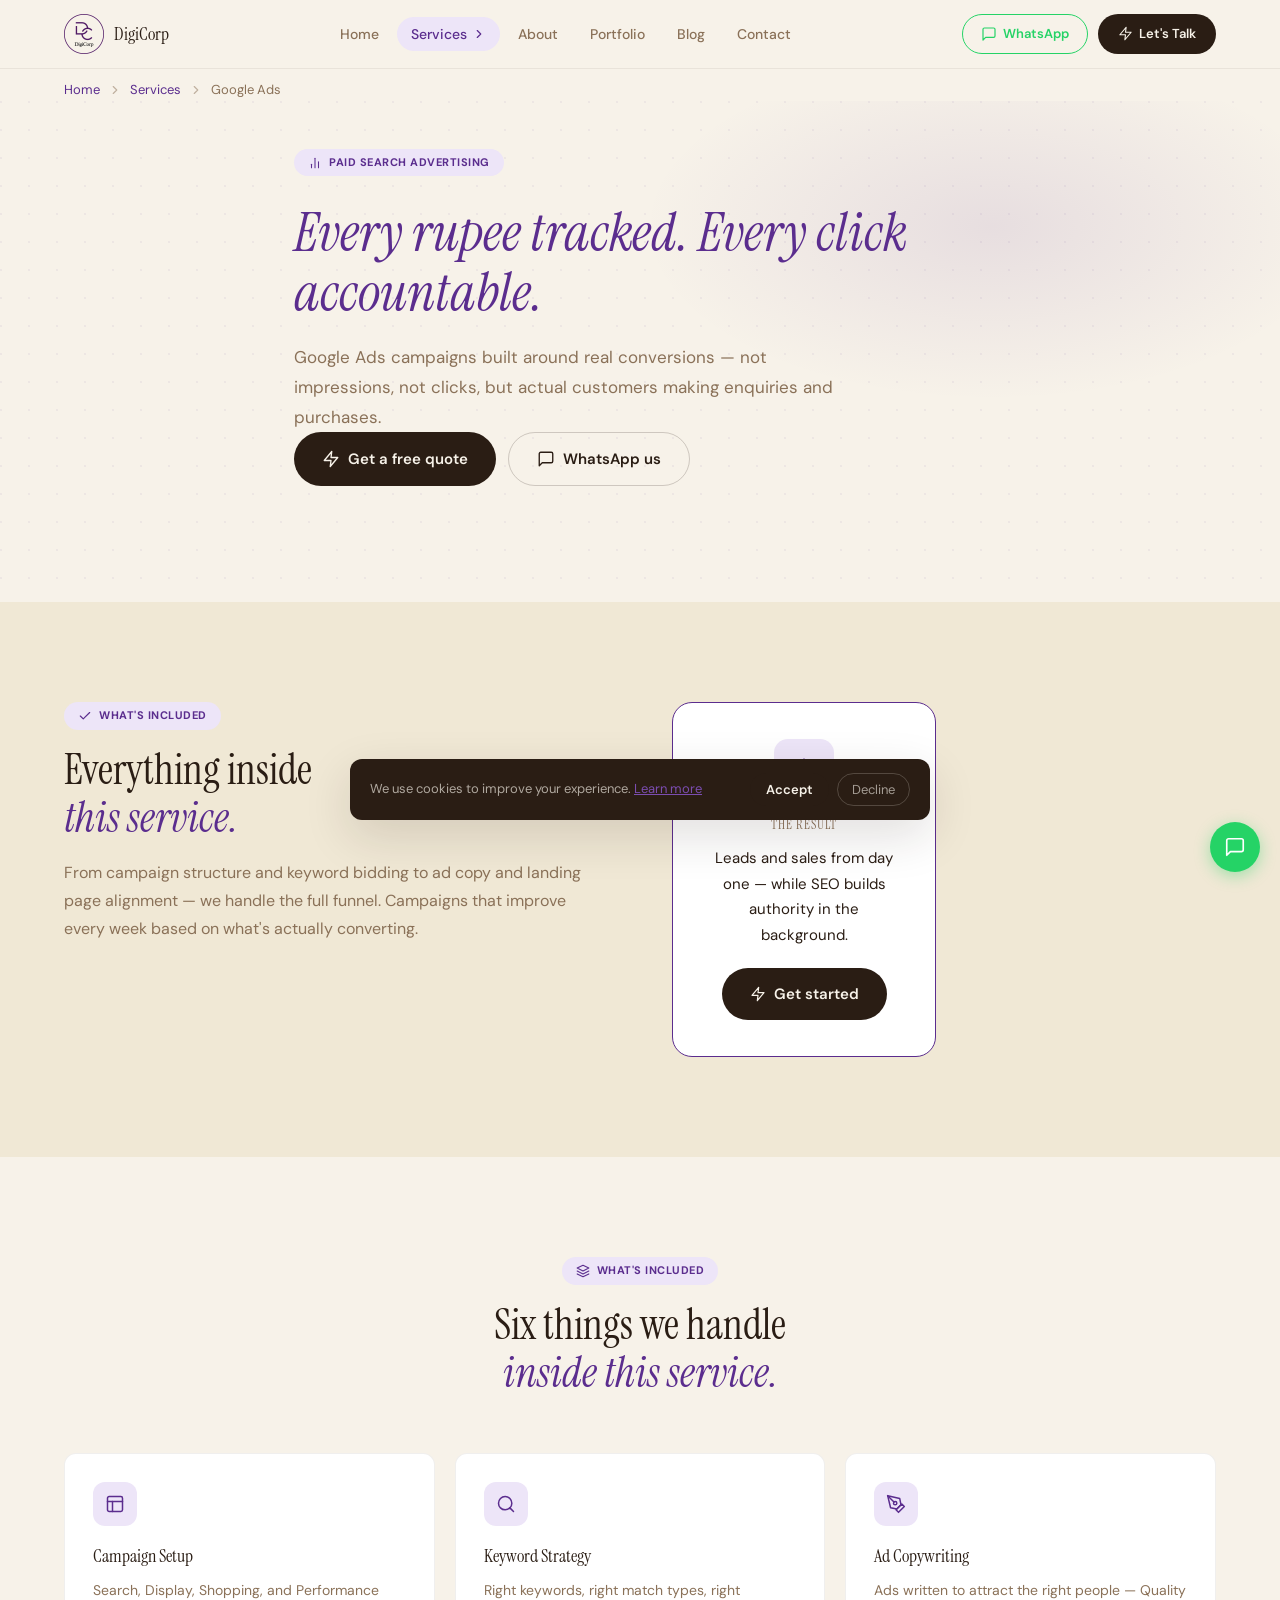
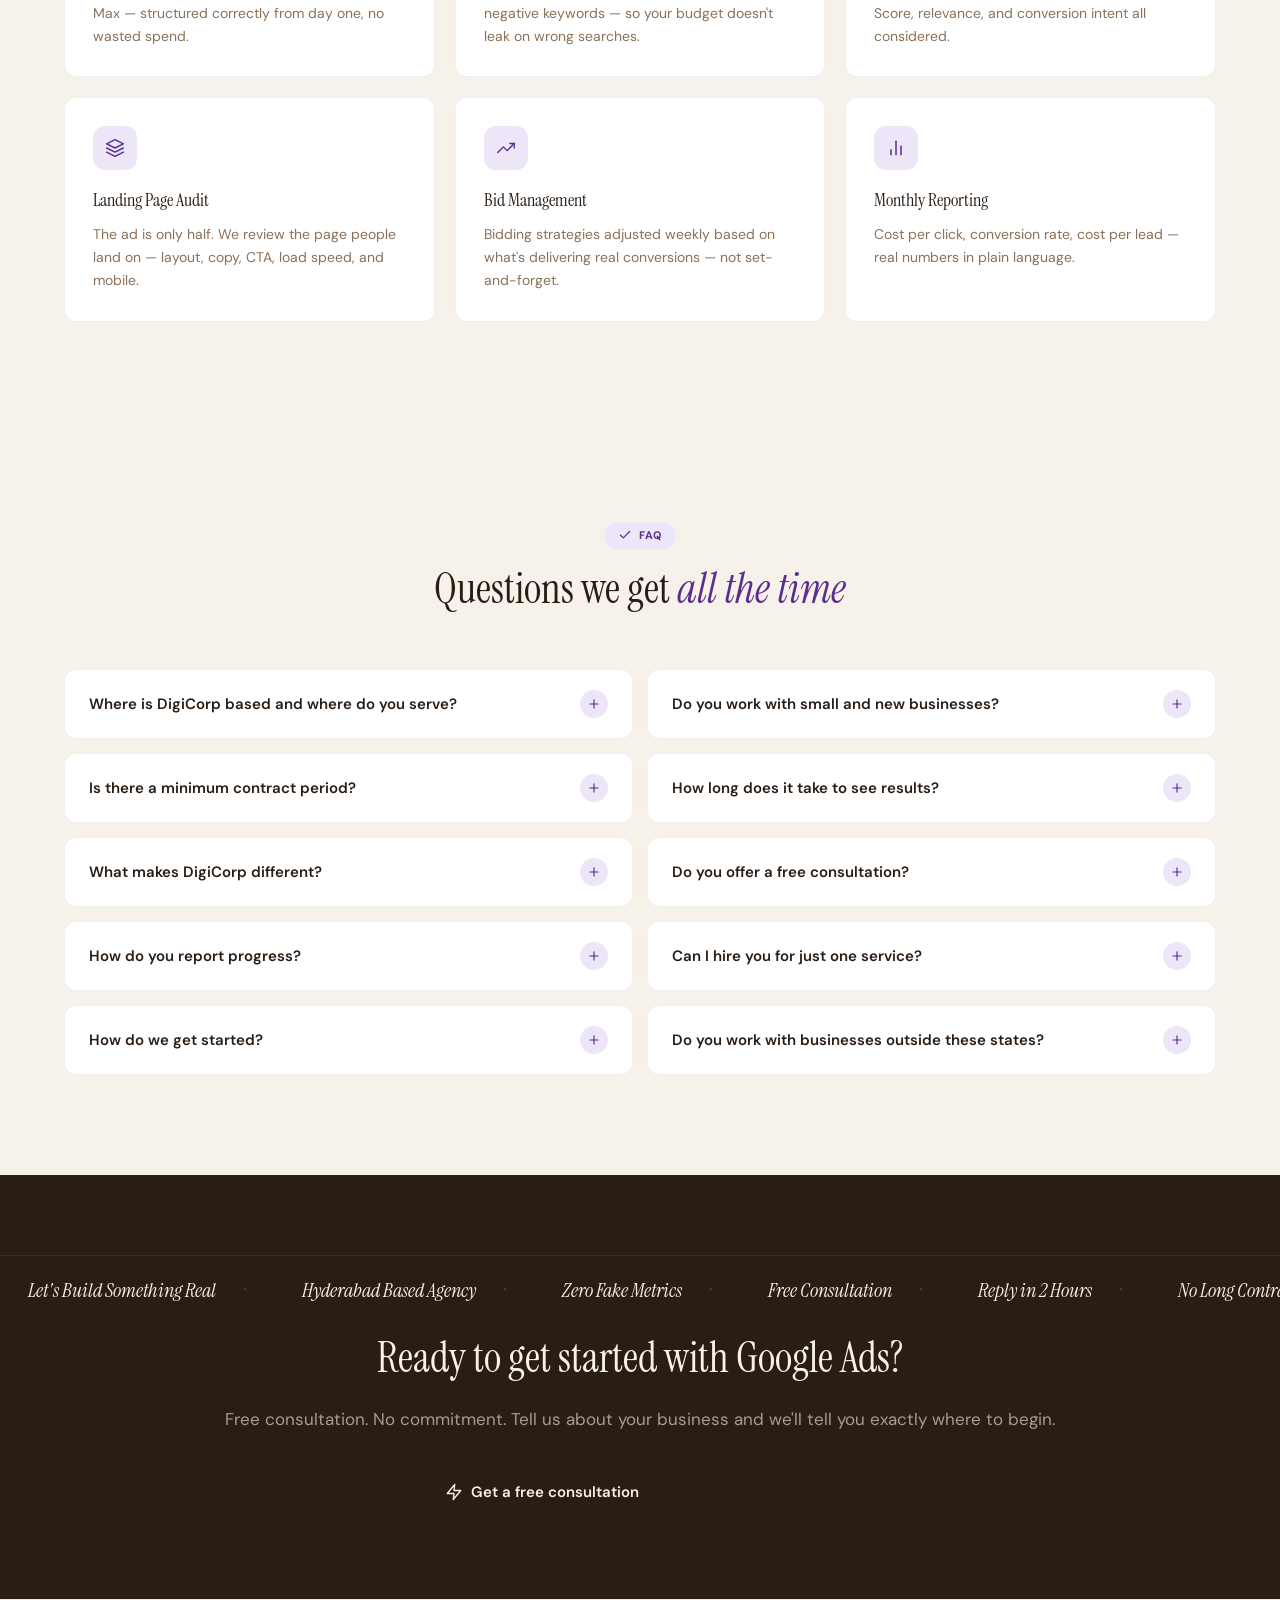
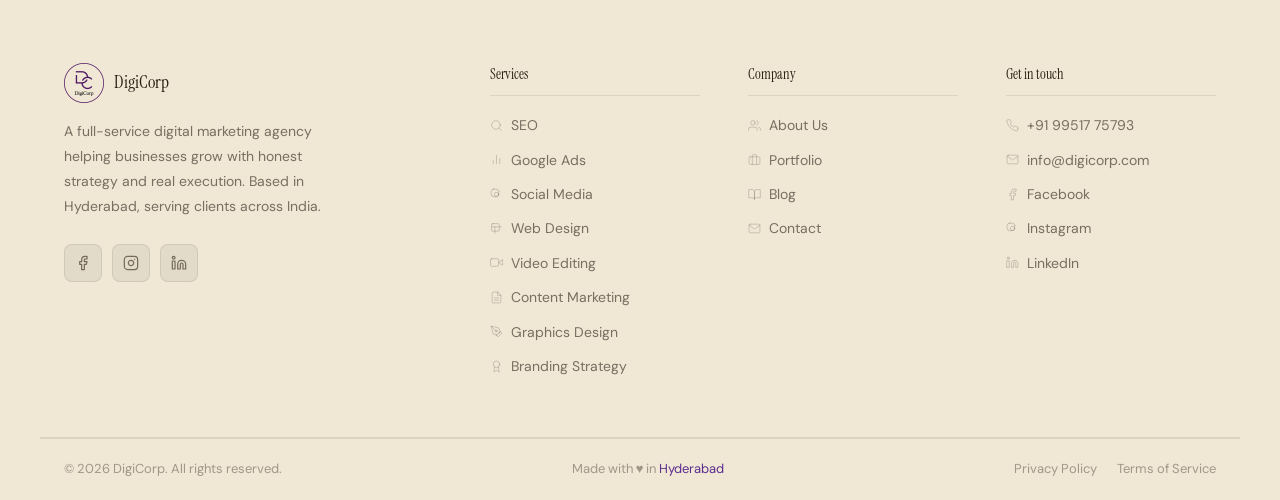
<file: google-ads.html>
<!DOCTYPE html>
<html lang="en">
<head>
<meta charset="UTF-8">
<meta name="viewport" content="width=device-width, initial-scale=1.0">
<title>Google Ads — DigiCorp | Digital Marketing Agency Hyderabad</title>
<meta name="description" content="Google Ads campaigns built around real conversions — not impressions, not clicks, but actual customers making enquiries and purchases.">
<meta name="keywords" content="digital marketing agency Hyderabad, SEO Hyderabad, social media marketing Hyderabad, Google Ads, digital marketing agency India">
<meta property="og:title" content="Google Ads — DigiCorp">
<meta property="og:description" content="Google Ads campaigns built around real conversions — not impressions, not clicks, but actual customers making enquiries and purchases.">
<meta property="og:type" content="website">
<link rel="preconnect" href="https://fonts.googleapis.com">
<link rel="preconnect" href="https://fonts.gstatic.com" crossorigin>
<link href="https://fonts.googleapis.com/css2?family=Instrument+Serif:ital@0;1&family=DM+Sans:opsz,wght@9..40,300;9..40,400;9..40,500;9..40,600&display=swap" rel="stylesheet">
<link rel="stylesheet" href="css/style.css">
</head>
<body>
<div id="progress-bar"></div>
<div id="preloader"><div class="pre-inner"><img src="Digicorplogo.png" alt="DigiCorp" class="logo-img"><div class="pre-bar"><div class="pre-fill"></div></div></div></div>
<header class="navbar" id="navbar">
  <div class="nav-inner">
    <a href="index.html" class="nav-brand"><img src="Digicorplogo.png" alt="DigiCorp" class="logo-img"><span class="nav-brand-name">DigiCorp</span></a>
    <nav class="nav-links" id="navLinks"><a href="index.html" class="nav-link">Home</a><div class="dd-wrap"><button class="nav-link dd-btn  active">Services <svg width="14" height="14" viewBox="0 0 24 24" fill="none" stroke="currentColor" stroke-width="2" stroke-linecap="round" stroke-linejoin="round"><polyline points="9 18 15 12 9 6"/></svg></button><div class="dd-menu"><a href="seo.html" class="dd-item"><svg width="16" height="16" viewBox="0 0 24 24" fill="none" stroke="currentColor" stroke-width="1.8" stroke-linecap="round" stroke-linejoin="round"><circle cx="11" cy="11" r="8"/><line x1="21" y1="21" x2="16.65" y2="16.65"/></svg>SEO</a><a href="google-ads.html" class="dd-item"><svg width="16" height="16" viewBox="0 0 24 24" fill="none" stroke="currentColor" stroke-width="1.8" stroke-linecap="round" stroke-linejoin="round"><line x1="18" y1="20" x2="18" y2="10"/><line x1="12" y1="20" x2="12" y2="4"/><line x1="6" y1="20" x2="6" y2="14"/></svg>Google Ads</a><a href="social-media.html" class="dd-item"><svg width="16" height="16" viewBox="0 0 24 24" fill="none" stroke="currentColor" stroke-width="1.8" stroke-linecap="round" stroke-linejoin="round"><rect x="2" y="2" width="16" height="16" rx="5"/><path d="M16 11.37A4 4 0 1 1 12.63 8 4 4 0 0 1 16 11.37z"/><line x1="17.5" y1="6.5" x2="17.51" y2="6.5"/></svg>Social Media</a><a href="web-design.html" class="dd-item"><svg width="16" height="16" viewBox="0 0 24 24" fill="none" stroke="currentColor" stroke-width="1.8" stroke-linecap="round" stroke-linejoin="round"><rect x="3" y="3" width="16" height="16" rx="2"/><line x1="3" y1="9" x2="21" y2="9"/><line x1="9" y1="21" x2="9" y2="9"/></svg>Web Design</a><a href="video-editing.html" class="dd-item"><svg width="16" height="16" viewBox="0 0 24 24" fill="none" stroke="currentColor" stroke-width="1.8" stroke-linecap="round" stroke-linejoin="round"><polygon points="23 7 16 12 23 17 23 7"/><rect x="1" y="5" width="15" height="14" rx="2"/></svg>Video Editing</a><a href="content-marketing.html" class="dd-item"><svg width="16" height="16" viewBox="0 0 24 24" fill="none" stroke="currentColor" stroke-width="1.8" stroke-linecap="round" stroke-linejoin="round"><path d="M14 2H6a2 2 0 0 0-2 2v16a2 2 0 0 0 2 2h12a2 2 0 0 0 2-2V8z"/><polyline points="14 2 14 8 20 8"/><line x1="16" y1="13" x2="8" y2="13"/><line x1="16" y1="17" x2="8" y2="17"/></svg>Content Marketing</a><a href="graphics-design.html" class="dd-item"><svg width="16" height="16" viewBox="0 0 24 24" fill="none" stroke="currentColor" stroke-width="1.8" stroke-linecap="round" stroke-linejoin="round"><path d="M12 19l7-7 3 3-7 7-3-3z"/><path d="M18 13l-1.5-7.5L2 2l3.5 14.5L13 18l5-5z"/><path d="M2 2l7.586 7.586"/><circle cx="11" cy="11" r="2"/></svg>Graphics Design</a><a href="branding.html" class="dd-item"><svg width="16" height="16" viewBox="0 0 24 24" fill="none" stroke="currentColor" stroke-width="1.8" stroke-linecap="round" stroke-linejoin="round"><circle cx="12" cy="8" r="6"/><path d="M15.477 12.89L17 22l-5-3-5 3 1.523-9.11"/></svg>Branding Strategy</a></div></div><a href="about.html" class="nav-link">About</a><a href="portfolio.html" class="nav-link">Portfolio</a><a href="blog.html" class="nav-link">Blog</a><a href="contact.html" class="nav-link">Contact</a></nav>
    <div class="nav-actions">
      <a href="https://wa.me/919951775793?text=Hi%20DigiCorp%2C%20I%20want%20to%20discuss%20digital%20marketing%20for%20my%20business." target="_blank" class="btn-wa"><svg width="16" height="16" viewBox="0 0 24 24" fill="none" stroke="currentColor" stroke-width="1.8" stroke-linecap="round" stroke-linejoin="round"><path d="M21 15a2 2 0 0 1-2 2H7l-4 4V5a2 2 0 0 1 2-2h14a2 2 0 0 1 2 2z"/></svg>WhatsApp</a>
      <a href="contact.html" class="btn-talk"><svg width="15" height="15" viewBox="0 0 24 24" fill="none" stroke="currentColor" stroke-width="1.8" stroke-linecap="round" stroke-linejoin="round"><polygon points="13 2 3 14 12 14 11 22 21 10 12 10 13 2"/></svg>Let's Talk</a>
    </div>
    <button class="hamburger" id="hamburger" aria-label="Menu"><span></span><span></span><span></span></button>
  </div>
</header>
<div class="mob-nav" id="mobNav">
  <a href="index.html" class="mob-link"><svg width="16" height="16" viewBox="0 0 24 24" fill="none" stroke="currentColor" stroke-width="1.8" stroke-linecap="round" stroke-linejoin="round"><path d="M3 9l9-7 9 7v11a2 2 0 0 1-2 2H5a2 2 0 0 1-2-2z"/><polyline points="9 22 9 12 15 12 15 22"/></svg>Home</a>
  <div class="mob-dd">
    <button class="mob-dd-btn" id="mobDdBtn"><svg width="16" height="16" viewBox="0 0 24 24" fill="none" stroke="currentColor" stroke-width="1.8" stroke-linecap="round" stroke-linejoin="round"><polygon points="12 2 2 7 12 12 22 7 12 2"/><polyline points="2 17 12 22 22 17"/><polyline points="2 12 12 17 22 12"/></svg>Services <svg width="14" height="14" viewBox="0 0 24 24" fill="none" stroke="currentColor" stroke-width="2" stroke-linecap="round" stroke-linejoin="round"><polyline points="9 18 15 12 9 6"/></svg></button>
    <div class="mob-svc-grid" id="mobSvcGrid"><a href="seo.html" class="mob-svc-link"><svg width="14" height="14" viewBox="0 0 24 24" fill="none" stroke="currentColor" stroke-width="1.8" stroke-linecap="round" stroke-linejoin="round"><circle cx="11" cy="11" r="8"/><line x1="21" y1="21" x2="16.65" y2="16.65"/></svg>SEO</a><a href="google-ads.html" class="mob-svc-link"><svg width="14" height="14" viewBox="0 0 24 24" fill="none" stroke="currentColor" stroke-width="1.8" stroke-linecap="round" stroke-linejoin="round"><line x1="18" y1="20" x2="18" y2="10"/><line x1="12" y1="20" x2="12" y2="4"/><line x1="6" y1="20" x2="6" y2="14"/></svg>Google Ads</a><a href="social-media.html" class="mob-svc-link"><svg width="14" height="14" viewBox="0 0 24 24" fill="none" stroke="currentColor" stroke-width="1.8" stroke-linecap="round" stroke-linejoin="round"><rect x="2" y="2" width="14" height="14" rx="5"/><path d="M16 11.37A4 4 0 1 1 12.63 8 4 4 0 0 1 16 11.37z"/><line x1="17.5" y1="6.5" x2="17.51" y2="6.5"/></svg>Social Media</a><a href="web-design.html" class="mob-svc-link"><svg width="14" height="14" viewBox="0 0 24 24" fill="none" stroke="currentColor" stroke-width="1.8" stroke-linecap="round" stroke-linejoin="round"><rect x="3" y="3" width="14" height="14" rx="2"/><line x1="3" y1="9" x2="21" y2="9"/><line x1="9" y1="21" x2="9" y2="9"/></svg>Web Design</a><a href="video-editing.html" class="mob-svc-link"><svg width="14" height="14" viewBox="0 0 24 24" fill="none" stroke="currentColor" stroke-width="1.8" stroke-linecap="round" stroke-linejoin="round"><polygon points="23 7 16 12 23 17 23 7"/><rect x="1" y="5" width="15" height="14" rx="2"/></svg>Video Editing</a><a href="content-marketing.html" class="mob-svc-link"><svg width="14" height="14" viewBox="0 0 24 24" fill="none" stroke="currentColor" stroke-width="1.8" stroke-linecap="round" stroke-linejoin="round"><path d="M14 2H6a2 2 0 0 0-2 2v16a2 2 0 0 0 2 2h12a2 2 0 0 0 2-2V8z"/><polyline points="14 2 14 8 20 8"/><line x1="16" y1="13" x2="8" y2="13"/><line x1="16" y1="17" x2="8" y2="17"/></svg>Content Marketing</a><a href="graphics-design.html" class="mob-svc-link"><svg width="14" height="14" viewBox="0 0 24 24" fill="none" stroke="currentColor" stroke-width="1.8" stroke-linecap="round" stroke-linejoin="round"><path d="M12 19l7-7 3 3-7 7-3-3z"/><path d="M18 13l-1.5-7.5L2 2l3.5 14.5L13 18l5-5z"/><path d="M2 2l7.586 7.586"/><circle cx="11" cy="11" r="2"/></svg>Graphics Design</a><a href="branding.html" class="mob-svc-link"><svg width="14" height="14" viewBox="0 0 24 24" fill="none" stroke="currentColor" stroke-width="1.8" stroke-linecap="round" stroke-linejoin="round"><circle cx="12" cy="8" r="6"/><path d="M15.477 12.89L17 22l-5-3-5 3 1.523-9.11"/></svg>Branding Strategy</a></div>
  </div>
  <a href="about.html" class="mob-link"><svg width="16" height="16" viewBox="0 0 24 24" fill="none" stroke="currentColor" stroke-width="1.8" stroke-linecap="round" stroke-linejoin="round"><path d="M17 21v-2a4 4 0 0 0-4-4H5a4 4 0 0 0-4 4v2"/><circle cx="9" cy="7" r="4"/><path d="M23 21v-2a4 4 0 0 0-3-3.87"/><path d="M16 3.13a4 4 0 0 1 0 7.75"/></svg>About</a>
  <a href="portfolio.html" class="mob-link"><svg width="16" height="16" viewBox="0 0 24 24" fill="none" stroke="currentColor" stroke-width="1.8" stroke-linecap="round" stroke-linejoin="round"><rect x="2" y="7" width="20" height="14" rx="2"/><path d="M16 21V5a2 2 0 0 0-2-2h-4a2 2 0 0 0-2 2v16"/></svg>Portfolio</a>
  <a href="blog.html" class="mob-link"><svg width="16" height="16" viewBox="0 0 24 24" fill="none" stroke="currentColor" stroke-width="1.8" stroke-linecap="round" stroke-linejoin="round"><path d="M2 3h6a4 4 0 0 1 4 4v14a3 3 0 0 0-3-3H2z"/><path d="M22 3h-6a4 4 0 0 0-4 4v14a3 3 0 0 1 3-3h7z"/></svg>Blog</a>
  <a href="contact.html" class="mob-link"><svg width="16" height="16" viewBox="0 0 24 24" fill="none" stroke="currentColor" stroke-width="1.8" stroke-linecap="round" stroke-linejoin="round"><path d="M4 4h16c1.1 0 2 .9 2 2v12c0 1.1-.9 2-2 2H4c-1.1 0-2-.9-2-2V6c0-1.1.9-2 2-2z"/><polyline points="22,6 12,13 2,6"/></svg>Contact</a>
  <div class="mob-actions">
    <a href="https://wa.me/919951775793?text=Hi%20DigiCorp%2C%20I%20want%20to%20discuss%20digital%20marketing%20for%20my%20business." target="_blank" class="btn-wa w100">WhatsApp us</a>
    <a href="contact.html" class="btn-talk w100">Let's Talk</a>
  </div>
</div>
<div class="breadcrumb"><div class="container bc-inner"><a href="index.html">Home</a><svg width="14" height="14" viewBox="0 0 24 24" fill="none" stroke="currentColor" stroke-width="2" stroke-linecap="round" stroke-linejoin="round"><polyline points="9 18 15 12 9 6"/></svg><a href="services.html">Services</a><svg width="14" height="14" viewBox="0 0 24 24" fill="none" stroke="currentColor" stroke-width="2" stroke-linecap="round" stroke-linejoin="round"><polyline points="9 18 15 12 9 6"/></svg><span>Google Ads</span></div></div>
<section class="page-hero">
  <div class="hero-bg"></div>
  <div class="container page-hero-inner">
    <span class="section-label"><svg width="14" height="14" viewBox="0 0 24 24" fill="none" stroke="currentColor" stroke-width="1.8" stroke-linecap="round" stroke-linejoin="round"><line x1="18" y1="20" x2="18" y2="10"/><line x1="12" y1="20" x2="12" y2="4"/><line x1="6" y1="20" x2="6" y2="14"/></svg>Paid Search Advertising</span>
    <h1 class="page-hero-title"><em>Every rupee tracked. Every click accountable.</em></h1>
    <p class="page-hero-sub">Google Ads campaigns built around real conversions — not impressions, not clicks, but actual customers making enquiries and purchases.</p>
    <div class="hero-actions">
      <a href="contact.html" class="btn-talk-lg"><svg width="18" height="18" viewBox="0 0 24 24" fill="none" stroke="currentColor" stroke-width="1.8" stroke-linecap="round" stroke-linejoin="round"><polygon points="13 2 3 14 12 14 11 22 21 10 12 10 13 2"/></svg>Get a free quote</a>
      <a href="https://wa.me/919951775793?text=Hi%20DigiCorp%2C%20I%20want%20to%20discuss%20digital%20marketing%20for%20my%20business." target="_blank" class="btn-outline-lg"><svg width="18" height="18" viewBox="0 0 24 24" fill="none" stroke="currentColor" stroke-width="1.8" stroke-linecap="round" stroke-linejoin="round"><path d="M21 15a2 2 0 0 1-2 2H7l-4 4V5a2 2 0 0 1 2-2h14a2 2 0 0 1 2 2z"/></svg>WhatsApp us</a>
    </div>
  </div>
</section>
<section class="section" style="background:var(--cream-soft);">
  <div class="container why-inner">
    <div class="why-left reveal">
      <span class="section-label"><svg width="14" height="14" viewBox="0 0 24 24" fill="none" stroke="currentColor" stroke-width="2" stroke-linecap="round" stroke-linejoin="round"><polyline points="20 6 9 17 4 12"/></svg>What's included</span>
      <h2 class="section-title">Everything inside<br><em>this service.</em></h2>
      <p class="section-sub">From campaign structure and keyword bidding to ad copy and landing page alignment — we handle the full funnel. Campaigns that improve every week based on what's actually converting.</p>
    </div>
    <div class="why-right reveal">
      <div class="result-box">
        <div class="result-icon"><svg width="28" height="28" viewBox="0 0 24 24" fill="none" stroke="currentColor" stroke-width="1.8" stroke-linecap="round" stroke-linejoin="round"><line x1="18" y1="20" x2="18" y2="10"/><line x1="12" y1="20" x2="12" y2="4"/><line x1="6" y1="20" x2="6" y2="14"/></svg></div>
        <h4>The result</h4>
        <p>Leads and sales from day one — while SEO builds authority in the background.</p>
        <a href="contact.html" class="btn-talk-lg" style="margin-top:20px;"><svg width="16" height="16" viewBox="0 0 24 24" fill="none" stroke="currentColor" stroke-width="1.8" stroke-linecap="round" stroke-linejoin="round"><polygon points="13 2 3 14 12 14 11 22 21 10 12 10 13 2"/></svg>Get started</a>
      </div>
    </div>
  </div>
</section>
<section class="section">
  <div class="container">
    <div class="section-header center">
      <span class="section-label"><svg width="14" height="14" viewBox="0 0 24 24" fill="none" stroke="currentColor" stroke-width="1.8" stroke-linecap="round" stroke-linejoin="round"><polygon points="12 2 2 7 12 12 22 7 12 2"/><polyline points="2 17 12 22 22 17"/><polyline points="2 12 12 17 22 12"/></svg>What's included</span>
      <h2 class="section-title">Six things we handle<br><em>inside this service.</em></h2>
    </div>
    <div class="detail-grid"><div class="detail-card reveal"><div class="detail-icon"><svg width="20" height="20" viewBox="0 0 24 24" fill="none" stroke="currentColor" stroke-width="1.8" stroke-linecap="round" stroke-linejoin="round"><rect x="3" y="3" width="18" height="18" rx="2"/><line x1="3" y1="9" x2="21" y2="9"/><line x1="9" y1="21" x2="9" y2="9"/></svg></div><h3>Campaign Setup</h3><p>Search, Display, Shopping, and Performance Max — structured correctly from day one, no wasted spend.</p></div><div class="detail-card reveal"><div class="detail-icon"><svg width="20" height="20" viewBox="0 0 24 24" fill="none" stroke="currentColor" stroke-width="1.8" stroke-linecap="round" stroke-linejoin="round"><circle cx="11" cy="11" r="8"/><line x1="21" y1="21" x2="16.65" y2="16.65"/></svg></div><h3>Keyword Strategy</h3><p>Right keywords, right match types, right negative keywords — so your budget doesn't leak on wrong searches.</p></div><div class="detail-card reveal"><div class="detail-icon"><svg width="20" height="20" viewBox="0 0 24 24" fill="none" stroke="currentColor" stroke-width="1.8" stroke-linecap="round" stroke-linejoin="round"><path d="M12 19l7-7 3 3-7 7-3-3z"/><path d="M18 13l-1.5-7.5L2 2l3.5 14.5L13 18l5-5z"/><path d="M2 2l7.586 7.586"/><circle cx="11" cy="11" r="2"/></svg></div><h3>Ad Copywriting</h3><p>Ads written to attract the right people — Quality Score, relevance, and conversion intent all considered.</p></div><div class="detail-card reveal"><div class="detail-icon"><svg width="20" height="20" viewBox="0 0 24 24" fill="none" stroke="currentColor" stroke-width="1.8" stroke-linecap="round" stroke-linejoin="round"><polygon points="12 2 2 7 12 12 22 7 12 2"/><polyline points="2 17 12 22 22 17"/><polyline points="2 12 12 17 22 12"/></svg></div><h3>Landing Page Audit</h3><p>The ad is only half. We review the page people land on — layout, copy, CTA, load speed, and mobile.</p></div><div class="detail-card reveal"><div class="detail-icon"><svg width="18" height="18" viewBox="0 0 24 24" fill="none" stroke="currentColor" stroke-width="1.8" stroke-linecap="round" stroke-linejoin="round"><polyline points="23 6 13.5 15.5 8.5 10.5 1 18"/><polyline points="17 6 23 6 23 12"/></svg></div><h3>Bid Management</h3><p>Bidding strategies adjusted weekly based on what's delivering real conversions — not set-and-forget.</p></div><div class="detail-card reveal"><div class="detail-icon"><svg width="20" height="20" viewBox="0 0 24 24" fill="none" stroke="currentColor" stroke-width="1.8" stroke-linecap="round" stroke-linejoin="round"><line x1="18" y1="20" x2="18" y2="10"/><line x1="12" y1="20" x2="12" y2="4"/><line x1="6" y1="20" x2="6" y2="14"/></svg></div><h3>Monthly Reporting</h3><p>Cost per click, conversion rate, cost per lead — real numbers in plain language.</p></div></div>
  </div>
</section>
<section class="section faq-section">
  <div class="container">
    <div class="section-header center">
      <span class="section-label"><svg width="14" height="14" viewBox="0 0 24 24" fill="none" stroke="currentColor" stroke-width="2" stroke-linecap="round" stroke-linejoin="round"><polyline points="20 6 9 17 4 12"/></svg>FAQ</span>
      <h2 class="section-title">Questions we get <em>all the time</em></h2>
    </div>
    <div class="faq-grid"><div class="faq-item"><button class="faq-q"><span>Where is DigiCorp based and where do you serve?</span><div class="faq-icon"><svg width="14" height="14" viewBox="0 0 24 24" fill="none" stroke="currentColor" stroke-width="2" stroke-linecap="round" stroke-linejoin="round"><line x1="12" y1="5" x2="12" y2="19"/><line x1="5" y1="12" x2="19" y2="12"/></svg></div></button><div class="faq-a"><p>We are based in Hyderabad. We serve businesses across India — with a strong focus on businesses in Telangana, Andhra Pradesh, Karnataka, and Tamil Nadu.</p></div></div>
<div class="faq-item"><button class="faq-q"><span>Do you work with small and new businesses?</span><div class="faq-icon"><svg width="14" height="14" viewBox="0 0 24 24" fill="none" stroke="currentColor" stroke-width="2" stroke-linecap="round" stroke-linejoin="round"><line x1="12" y1="5" x2="12" y2="19"/><line x1="5" y1="12" x2="19" y2="12"/></svg></div></button><div class="faq-a"><p>Yes — businesses of all sizes. We especially enjoy working with businesses just starting their digital journey because we can build the right foundation from day one.</p></div></div>
<div class="faq-item"><button class="faq-q"><span>Is there a minimum contract period?</span><div class="faq-icon"><svg width="14" height="14" viewBox="0 0 24 24" fill="none" stroke="currentColor" stroke-width="2" stroke-linecap="round" stroke-linejoin="round"><line x1="12" y1="5" x2="12" y2="19"/><line x1="5" y1="12" x2="19" y2="12"/></svg></div></button><div class="faq-a"><p>No long-term contracts. Month-to-month only. We earn your business every month with results, not paperwork.</p></div></div>
<div class="faq-item"><button class="faq-q"><span>How long does it take to see results?</span><div class="faq-icon"><svg width="14" height="14" viewBox="0 0 24 24" fill="none" stroke="currentColor" stroke-width="2" stroke-linecap="round" stroke-linejoin="round"><line x1="12" y1="5" x2="12" y2="19"/><line x1="5" y1="12" x2="19" y2="12"/></svg></div></button><div class="faq-a"><p>It depends on the service. Google Ads can show results within days. SEO takes 3–6 months. Social media shows steady improvement month on month with the right content strategy.</p></div></div>
<div class="faq-item"><button class="faq-q"><span>What makes DigiCorp different?</span><div class="faq-icon"><svg width="14" height="14" viewBox="0 0 24 24" fill="none" stroke="currentColor" stroke-width="2" stroke-linecap="round" stroke-linejoin="round"><line x1="12" y1="5" x2="12" y2="19"/><line x1="5" y1="12" x2="19" y2="12"/></svg></div></button><div class="faq-a"><p>Three things: we understand the local market deeply, we never use fake metrics, and we give you honest monthly reports whether the news is good or bad.</p></div></div>
<div class="faq-item"><button class="faq-q"><span>Do you offer a free consultation?</span><div class="faq-icon"><svg width="14" height="14" viewBox="0 0 24 24" fill="none" stroke="currentColor" stroke-width="2" stroke-linecap="round" stroke-linejoin="round"><line x1="12" y1="5" x2="12" y2="19"/><line x1="5" y1="12" x2="19" y2="12"/></svg></div></button><div class="faq-a"><p>Yes — always. Tell us about your business and we'll tell you exactly where the opportunity is. No sales pitch, no obligation.</p></div></div>
<div class="faq-item"><button class="faq-q"><span>How do you report progress?</span><div class="faq-icon"><svg width="14" height="14" viewBox="0 0 24 24" fill="none" stroke="currentColor" stroke-width="2" stroke-linecap="round" stroke-linejoin="round"><line x1="12" y1="5" x2="12" y2="19"/><line x1="5" y1="12" x2="19" y2="12"/></svg></div></button><div class="faq-a"><p>Monthly reports with real numbers — reach, followers, clicks, leads, rankings. We explain what worked, what didn't, and the plan for next month.</p></div></div>
<div class="faq-item"><button class="faq-q"><span>Can I hire you for just one service?</span><div class="faq-icon"><svg width="14" height="14" viewBox="0 0 24 24" fill="none" stroke="currentColor" stroke-width="2" stroke-linecap="round" stroke-linejoin="round"><line x1="12" y1="5" x2="12" y2="19"/><line x1="5" y1="12" x2="19" y2="12"/></svg></div></button><div class="faq-a"><p>Yes. You don't need a full package. Start with whatever is most urgent — one service is completely fine.</p></div></div>
<div class="faq-item"><button class="faq-q"><span>How do we get started?</span><div class="faq-icon"><svg width="14" height="14" viewBox="0 0 24 24" fill="none" stroke="currentColor" stroke-width="2" stroke-linecap="round" stroke-linejoin="round"><line x1="12" y1="5" x2="12" y2="19"/><line x1="5" y1="12" x2="19" y2="12"/></svg></div></button><div class="faq-a"><p>Fill out the contact form, WhatsApp us, or call. We'll set up a free 30-minute call and tell you exactly where to begin.</p></div></div>
<div class="faq-item"><button class="faq-q"><span>Do you work with businesses outside these states?</span><div class="faq-icon"><svg width="14" height="14" viewBox="0 0 24 24" fill="none" stroke="currentColor" stroke-width="2" stroke-linecap="round" stroke-linejoin="round"><line x1="12" y1="5" x2="12" y2="19"/><line x1="5" y1="12" x2="19" y2="12"/></svg></div></button><div class="faq-a"><p>Yes. While we focus on South India, we serve clients across India. Location is never a barrier — we work fully remotely.</p></div></div>
</div>
  </div>
</section>
<section class="cta-band">
  <div class="marquee-wrap"><div class="marquee-track"><span class="mq-item">Let's Build Something Real<span class="mq-dot">·</span></span><span class="mq-item">Hyderabad Based Agency<span class="mq-dot">·</span></span><span class="mq-item">Zero Fake Metrics<span class="mq-dot">·</span></span><span class="mq-item">Free Consultation<span class="mq-dot">·</span></span><span class="mq-item">Reply in 2 Hours<span class="mq-dot">·</span></span><span class="mq-item">No Long Contracts<span class="mq-dot">·</span></span><span class="mq-item">Let's Build Something Real<span class="mq-dot">·</span></span><span class="mq-item">Hyderabad Based Agency<span class="mq-dot">·</span></span><span class="mq-item">Zero Fake Metrics<span class="mq-dot">·</span></span><span class="mq-item">Free Consultation<span class="mq-dot">·</span></span><span class="mq-item">Reply in 2 Hours<span class="mq-dot">·</span></span><span class="mq-item">No Long Contracts<span class="mq-dot">·</span></span><span class="mq-item">Let's Build Something Real<span class="mq-dot">·</span></span><span class="mq-item">Hyderabad Based Agency<span class="mq-dot">·</span></span><span class="mq-item">Zero Fake Metrics<span class="mq-dot">·</span></span><span class="mq-item">Free Consultation<span class="mq-dot">·</span></span><span class="mq-item">Reply in 2 Hours<span class="mq-dot">·</span></span><span class="mq-item">No Long Contracts<span class="mq-dot">·</span></span></div></div>
  <div class="container cta-band-inner">
    <h2>Ready to get started with Google Ads?</h2>
    <p>Free consultation. No commitment. Tell us about your business and we'll tell you exactly where to begin.</p>
    <div class="cta-btns">
      <a href="contact.html" class="btn-talk-lg"><svg width="18" height="18" viewBox="0 0 24 24" fill="none" stroke="currentColor" stroke-width="1.8" stroke-linecap="round" stroke-linejoin="round"><polygon points="13 2 3 14 12 14 11 22 21 10 12 10 13 2"/></svg>Get a free consultation</a>
      <a href="https://wa.me/919951775793?text=Hi%20DigiCorp%2C%20I%20want%20to%20discuss%20digital%20marketing%20for%20my%20business." target="_blank" class="btn-outline-lg"><svg width="18" height="18" viewBox="0 0 24 24" fill="none" stroke="currentColor" stroke-width="1.8" stroke-linecap="round" stroke-linejoin="round"><path d="M21 15a2 2 0 0 1-2 2H7l-4 4V5a2 2 0 0 1 2-2h14a2 2 0 0 1 2 2z"/></svg>WhatsApp us</a>
    </div>
  </div>
</section>
<footer class="footer">
  <div class="footer-top">
    <div class="footer-brand">
      <a href="index.html" class="footer-logo"><img src="Digicorplogo.png" alt="DigiCorp" class="logo-img"><span>DigiCorp</span></a>
      <p class="footer-desc">A full-service digital marketing agency helping businesses grow with honest strategy and real execution. Based in Hyderabad, serving clients across India.</p>
      <div class="footer-social">
        <a href="https://www.facebook.com/profile.php?id=61591775640880" target="_blank" aria-label="Facebook"><svg width="18" height="18" viewBox="0 0 24 24" fill="none" stroke="currentColor" stroke-width="1.8" stroke-linecap="round" stroke-linejoin="round"><path d="M18 2h-3a5 5 0 0 0-5 5v3H7v4h3v8h4v-8h3l1-4h-4V7a1 1 0 0 1 1-1h3z"/></svg></a>
        <a href="https://www.instagram.com/digicorp.hyd/" target="_blank" aria-label="Instagram"><svg width="20" height="20" viewBox="0 0 24 24" fill="none" stroke="currentColor" stroke-width="1.8" stroke-linecap="round" stroke-linejoin="round"><rect x="2" y="2" width="20" height="20" rx="5"/><path d="M16 11.37A4 4 0 1 1 12.63 8 4 4 0 0 1 16 11.37z"/><line x1="17.5" y1="6.5" x2="17.51" y2="6.5"/></svg></a>
        <a href="https://www.linkedin.com/company/digicorp-hyd" target="_blank" aria-label="LinkedIn"><svg width="18" height="18" viewBox="0 0 24 24" fill="none" stroke="currentColor" stroke-width="1.8" stroke-linecap="round" stroke-linejoin="round"><path d="M16 8a6 6 0 0 1 6 6v7h-4v-7a2 2 0 0 0-2-2 2 2 0 0 0-2 2v7h-4v-7a6 6 0 0 1 6-6z"/><rect x="2" y="9" width="4" height="12"/><circle cx="4" cy="4" r="2"/></svg></a>
      </div>
    </div>
    <div class="footer-col">
      <h4>Services</h4>
      <a href="seo.html"><svg width="14" height="14" viewBox="0 0 24 24" fill="none" stroke="currentColor" stroke-width="1.8" stroke-linecap="round" stroke-linejoin="round"><circle cx="11" cy="11" r="8"/><line x1="21" y1="21" x2="16.65" y2="16.65"/></svg>SEO</a>
      <a href="google-ads.html"><svg width="14" height="14" viewBox="0 0 24 24" fill="none" stroke="currentColor" stroke-width="1.8" stroke-linecap="round" stroke-linejoin="round"><line x1="18" y1="20" x2="18" y2="10"/><line x1="12" y1="20" x2="12" y2="4"/><line x1="6" y1="20" x2="6" y2="14"/></svg>Google Ads</a>
      <a href="social-media.html"><svg width="14" height="14" viewBox="0 0 24 24" fill="none" stroke="currentColor" stroke-width="1.8" stroke-linecap="round" stroke-linejoin="round"><rect x="2" y="2" width="14" height="14" rx="5"/><path d="M16 11.37A4 4 0 1 1 12.63 8 4 4 0 0 1 16 11.37z"/><line x1="17.5" y1="6.5" x2="17.51" y2="6.5"/></svg>Social Media</a>
      <a href="web-design.html"><svg width="14" height="14" viewBox="0 0 24 24" fill="none" stroke="currentColor" stroke-width="1.8" stroke-linecap="round" stroke-linejoin="round"><rect x="3" y="3" width="14" height="14" rx="2"/><line x1="3" y1="9" x2="21" y2="9"/><line x1="9" y1="21" x2="9" y2="9"/></svg>Web Design</a>
      <a href="video-editing.html"><svg width="14" height="14" viewBox="0 0 24 24" fill="none" stroke="currentColor" stroke-width="1.8" stroke-linecap="round" stroke-linejoin="round"><polygon points="23 7 16 12 23 17 23 7"/><rect x="1" y="5" width="15" height="14" rx="2"/></svg>Video Editing</a>
      <a href="content-marketing.html"><svg width="14" height="14" viewBox="0 0 24 24" fill="none" stroke="currentColor" stroke-width="1.8" stroke-linecap="round" stroke-linejoin="round"><path d="M14 2H6a2 2 0 0 0-2 2v16a2 2 0 0 0 2 2h12a2 2 0 0 0 2-2V8z"/><polyline points="14 2 14 8 20 8"/><line x1="16" y1="13" x2="8" y2="13"/><line x1="16" y1="17" x2="8" y2="17"/></svg>Content Marketing</a>
      <a href="graphics-design.html"><svg width="14" height="14" viewBox="0 0 24 24" fill="none" stroke="currentColor" stroke-width="1.8" stroke-linecap="round" stroke-linejoin="round"><path d="M12 19l7-7 3 3-7 7-3-3z"/><path d="M18 13l-1.5-7.5L2 2l3.5 14.5L13 18l5-5z"/><path d="M2 2l7.586 7.586"/><circle cx="11" cy="11" r="2"/></svg>Graphics Design</a>
      <a href="branding.html"><svg width="14" height="14" viewBox="0 0 24 24" fill="none" stroke="currentColor" stroke-width="1.8" stroke-linecap="round" stroke-linejoin="round"><circle cx="12" cy="8" r="6"/><path d="M15.477 12.89L17 22l-5-3-5 3 1.523-9.11"/></svg>Branding Strategy</a>
    </div>
    <div class="footer-col">
      <h4>Company</h4>
      <a href="about.html"><svg width="14" height="14" viewBox="0 0 24 24" fill="none" stroke="currentColor" stroke-width="1.8" stroke-linecap="round" stroke-linejoin="round"><path d="M17 21v-2a4 4 0 0 0-4-4H5a4 4 0 0 0-4 4v2"/><circle cx="9" cy="7" r="4"/><path d="M23 21v-2a4 4 0 0 0-3-3.87"/><path d="M16 3.13a4 4 0 0 1 0 7.75"/></svg>About Us</a>
      <a href="portfolio.html"><svg width="14" height="14" viewBox="0 0 24 24" fill="none" stroke="currentColor" stroke-width="1.8" stroke-linecap="round" stroke-linejoin="round"><rect x="2" y="7" width="20" height="14" rx="2"/><path d="M16 21V5a2 2 0 0 0-2-2h-4a2 2 0 0 0-2 2v16"/></svg>Portfolio</a>
      <a href="blog.html"><svg width="14" height="14" viewBox="0 0 24 24" fill="none" stroke="currentColor" stroke-width="1.8" stroke-linecap="round" stroke-linejoin="round"><path d="M2 3h6a4 4 0 0 1 4 4v14a3 3 0 0 0-3-3H2z"/><path d="M22 3h-6a4 4 0 0 0-4 4v14a3 3 0 0 1 3-3h7z"/></svg>Blog</a>
      <a href="contact.html"><svg width="14" height="14" viewBox="0 0 24 24" fill="none" stroke="currentColor" stroke-width="1.8" stroke-linecap="round" stroke-linejoin="round"><path d="M4 4h16c1.1 0 2 .9 2 2v12c0 1.1-.9 2-2 2H4c-1.1 0-2-.9-2-2V6c0-1.1.9-2 2-2z"/><polyline points="22,6 12,13 2,6"/></svg>Contact</a>
    </div>
    <div class="footer-col">
      <h4>Get in touch</h4>
      <a href="tel:+919951775793"><svg width="14" height="14" viewBox="0 0 24 24" fill="none" stroke="currentColor" stroke-width="1.8" stroke-linecap="round" stroke-linejoin="round"><path d="M22 16.92v3a2 2 0 0 1-2.18 2 19.79 19.79 0 0 1-8.63-3.07A19.5 19.5 0 0 1 4.69 12 19.79 19.79 0 0 1 1.61 3.4 2 2 0 0 1 3.6 1.22h3a2 2 0 0 1 2 1.72c.127.96.361 1.903.7 2.81a2 2 0 0 1-.45 2.11L7.91 8.96a16 16 0 0 0 6.09 6.09l1.32-1.32a2 2 0 0 1 2.11-.45c.907.339 1.85.573 2.81.7A2 2 0 0 1 22 16.92z"/></svg>+91 99517 75793</a>
      <a href="mailto:info@digicorp.com"><svg width="14" height="14" viewBox="0 0 24 24" fill="none" stroke="currentColor" stroke-width="1.8" stroke-linecap="round" stroke-linejoin="round"><path d="M4 4h16c1.1 0 2 .9 2 2v12c0 1.1-.9 2-2 2H4c-1.1 0-2-.9-2-2V6c0-1.1.9-2 2-2z"/><polyline points="22,6 12,13 2,6"/></svg>info@digicorp.com</a>
      <a href="https://www.facebook.com/profile.php?id=61591775640880" target="_blank"><svg width="14" height="14" viewBox="0 0 24 24" fill="none" stroke="currentColor" stroke-width="1.8" stroke-linecap="round" stroke-linejoin="round"><path d="M18 2h-3a5 5 0 0 0-5 5v3H7v4h3v8h4v-8h3l1-4h-4V7a1 1 0 0 1 1-1h3z"/></svg>Facebook</a>
      <a href="https://www.instagram.com/digicorp.hyd/" target="_blank"><svg width="14" height="14" viewBox="0 0 24 24" fill="none" stroke="currentColor" stroke-width="1.8" stroke-linecap="round" stroke-linejoin="round"><rect x="2" y="2" width="14" height="14" rx="5"/><path d="M16 11.37A4 4 0 1 1 12.63 8 4 4 0 0 1 16 11.37z"/><line x1="17.5" y1="6.5" x2="17.51" y2="6.5"/></svg>Instagram</a>
      <a href="https://www.linkedin.com/company/digicorp-hyd" target="_blank"><svg width="14" height="14" viewBox="0 0 24 24" fill="none" stroke="currentColor" stroke-width="1.8" stroke-linecap="round" stroke-linejoin="round"><path d="M16 8a6 6 0 0 1 6 6v7h-4v-7a2 2 0 0 0-2-2 2 2 0 0 0-2 2v7h-4v-7a6 6 0 0 1 6-6z"/><rect x="2" y="9" width="4" height="12"/><circle cx="4" cy="4" r="2"/></svg>LinkedIn</a>
    </div>
  </div>
  <div class="footer-bottom">
    <p>© 2026 DigiCorp. All rights reserved.</p>
    <p class="footer-hyd">Made with ♥ in <span>Hyderabad</span></p>
    <div class="footer-legal">
      <a href="#">Privacy Policy</a>
      <a href="#">Terms of Service</a>
    </div>
  </div>
</footer>
<a href="https://wa.me/919951775793?text=Hi%20DigiCorp%2C%20I%20want%20to%20discuss%20digital%20marketing%20for%20my%20business." target="_blank" class="fab-wa" aria-label="WhatsApp"><svg width="24" height="24" viewBox="0 0 24 24" fill="none" stroke="currentColor" stroke-width="1.8" stroke-linecap="round" stroke-linejoin="round"><path d="M21 15a2 2 0 0 1-2 2H7l-4 4V5a2 2 0 0 1 2-2h14a2 2 0 0 1 2 2z"/></svg></a>
<button class="fab-top" id="fabTop" aria-label="Back to top"><svg width="20" height="20" viewBox="0 0 24 24" fill="none" stroke="currentColor" stroke-width="2" stroke-linecap="round" stroke-linejoin="round"><line x1="12" y1="19" x2="12" y2="5"/><polyline points="5 12 12 5 19 12"/></svg></button>
<div class="mob-bottom-nav">
  <a href="index.html" class="mbn-btn" data-page="index.html"><svg width="22" height="22" viewBox="0 0 24 24" fill="none" stroke="currentColor" stroke-width="1.8" stroke-linecap="round" stroke-linejoin="round"><path d="M3 9l9-7 9 7v11a2 2 0 0 1-2 2H5a2 2 0 0 1-2-2z"/><polyline points="9 22 9 12 15 12 15 22"/></svg><span>Home</span></a>
  <a href="services.html" class="mbn-btn" data-page="services.html"><svg width="22" height="22" viewBox="0 0 24 24" fill="none" stroke="currentColor" stroke-width="1.8" stroke-linecap="round" stroke-linejoin="round"><polygon points="12 2 2 7 12 12 22 7 12 2"/><polyline points="2 17 12 22 22 17"/><polyline points="2 12 12 17 22 12"/></svg><span>Services</span></a>
  <a href="portfolio.html" class="mbn-btn" data-page="portfolio.html"><svg width="22" height="22" viewBox="0 0 24 24" fill="none" stroke="currentColor" stroke-width="1.8" stroke-linecap="round" stroke-linejoin="round"><rect x="2" y="7" width="20" height="14" rx="2"/><path d="M16 21V5a2 2 0 0 0-2-2h-4a2 2 0 0 0-2 2v16"/></svg><span>Work</span></a>
  <a href="contact.html" class="mbn-btn" data-page="contact.html"><svg width="22" height="22" viewBox="0 0 24 24" fill="none" stroke="currentColor" stroke-width="1.8" stroke-linecap="round" stroke-linejoin="round"><path d="M4 4h16c1.1 0 2 .9 2 2v12c0 1.1-.9 2-2 2H4c-1.1 0-2-.9-2-2V6c0-1.1.9-2 2-2z"/><polyline points="22,6 12,13 2,6"/></svg><span>Contact</span></a>
</div>
<div class="exit-overlay" id="exitOverlay">
  <div class="exit-box">
    <button class="exit-close" id="exitClose"><svg width="16" height="16" viewBox="0 0 24 24" fill="none" stroke="currentColor" stroke-width="2" stroke-linecap="round" stroke-linejoin="round"><line x1="18" y1="6" x2="6" y2="18"/><line x1="6" y1="6" x2="18" y2="18"/></svg></button>
    <div class="exit-emoji">🚀</div>
    <h3>Wait — get a free audit first!</h3>
    <p>Before you leave, let us show you exactly where your business is losing ground digitally. Free, no commitment.</p>
    <div class="exit-btns">
      <a href="contact.html" class="btn-talk"><svg width="15" height="15" viewBox="0 0 24 24" fill="none" stroke="currentColor" stroke-width="1.8" stroke-linecap="round" stroke-linejoin="round"><polygon points="13 2 3 14 12 14 11 22 21 10 12 10 13 2"/></svg>Get free audit</a>
      <a href="https://wa.me/919951775793?text=Hi%20DigiCorp%2C%20I%20want%20to%20discuss%20digital%20marketing%20for%20my%20business." target="_blank" class="btn-wa"><svg width="15" height="15" viewBox="0 0 24 24" fill="none" stroke="currentColor" stroke-width="1.8" stroke-linecap="round" stroke-linejoin="round"><path d="M21 15a2 2 0 0 1-2 2H7l-4 4V5a2 2 0 0 1 2-2h14a2 2 0 0 1 2 2z"/></svg>WhatsApp us</a>
    </div>
  </div>
</div>
<div class="cookie-bar" id="cookieBar">
  <p>We use cookies to improve your experience. <a href="#">Learn more</a></p>
  <div class="cookie-btns">
    <button id="cookieAccept" class="btn-talk" style="padding:7px 16px;font-size:13px;">Accept</button>
    <button id="cookieDecline" style="padding:7px 14px;font-size:13px;background:transparent;border:1px solid rgba(247,242,233,0.2);color:rgba(247,242,233,0.6);border-radius:100px;cursor:pointer;">Decline</button>
  </div>
</div>
<script src="js/main.js"></script>
</body>
</html>
</file>
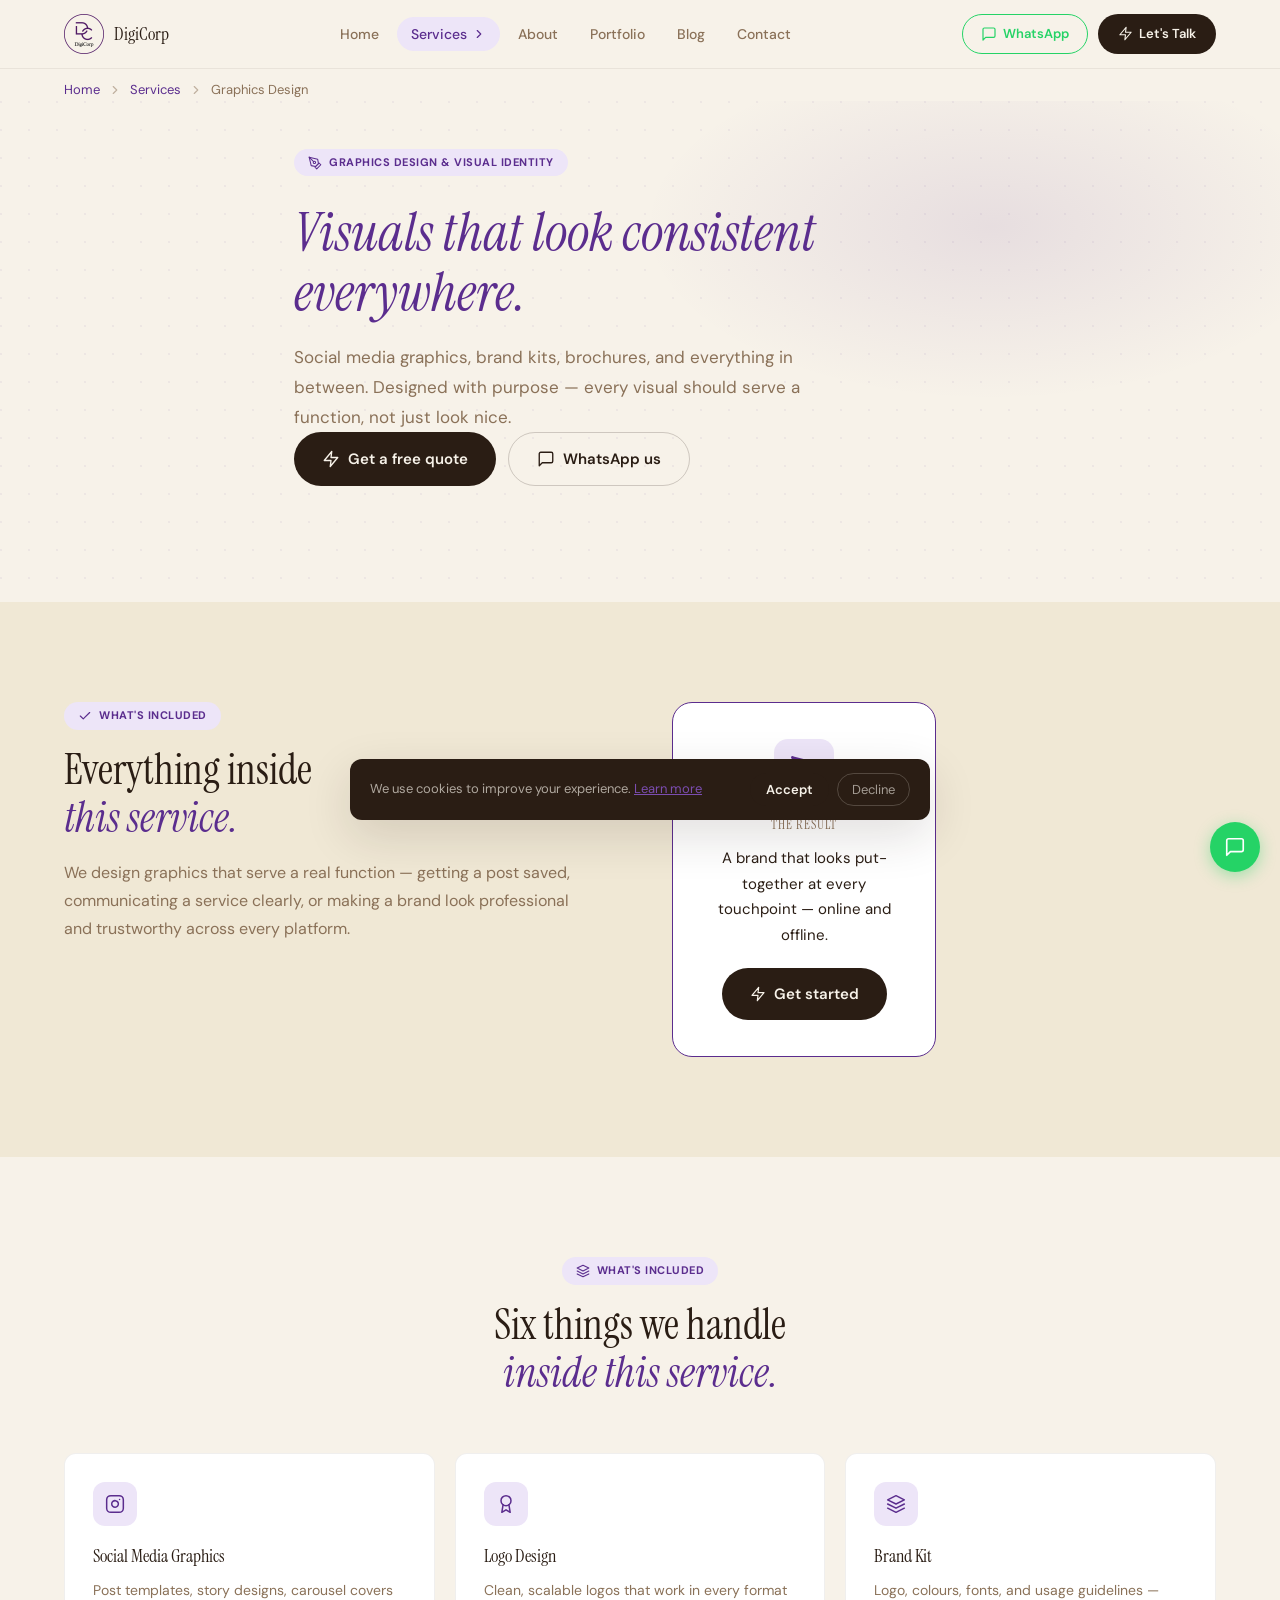
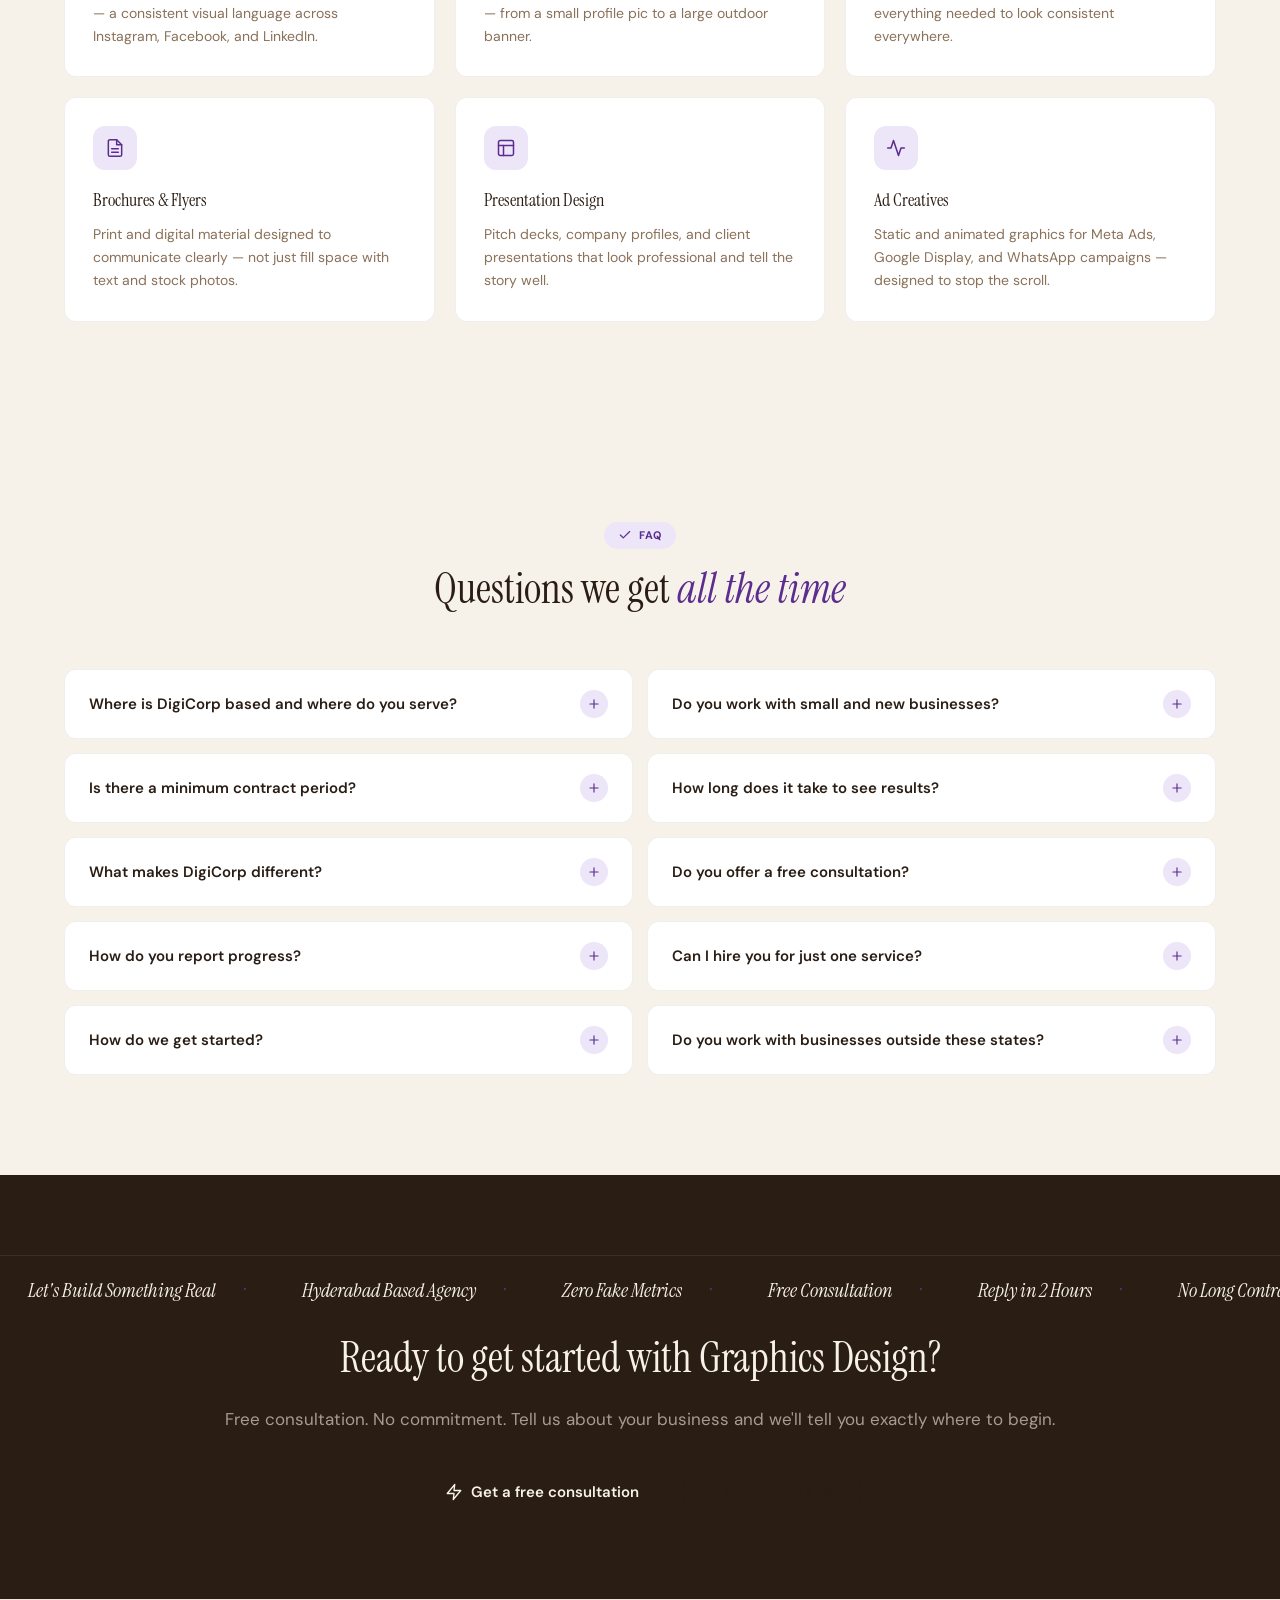
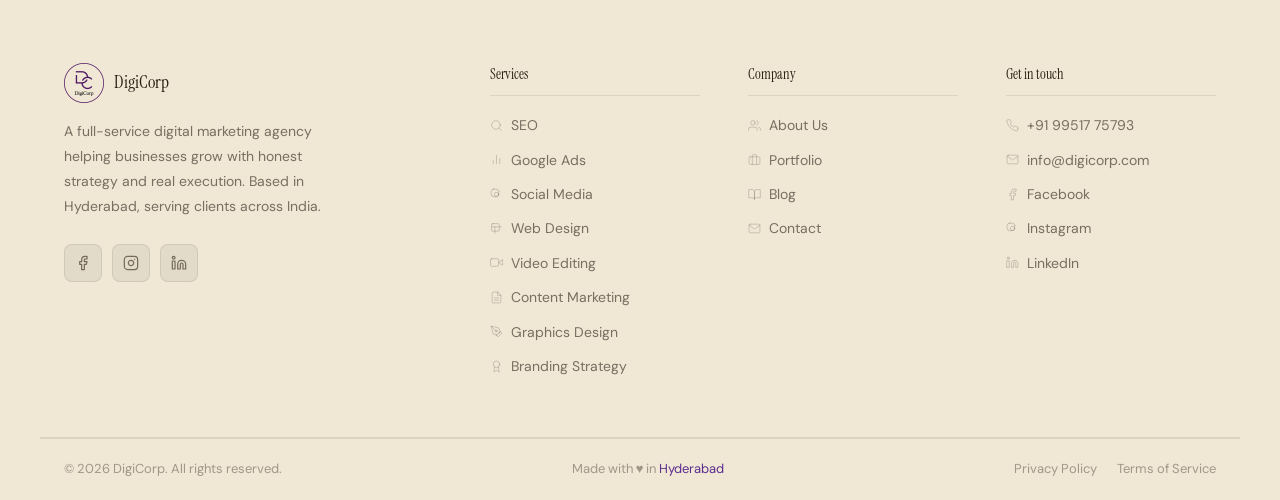
<file: graphics-design.html>
<!DOCTYPE html>
<html lang="en">
<head>
<meta charset="UTF-8">
<meta name="viewport" content="width=device-width, initial-scale=1.0">
<title>Graphics Design — DigiCorp | Digital Marketing Agency Hyderabad</title>
<meta name="description" content="Social media graphics, brand kits, brochures, and everything in between. Designed with purpose — every visual should serve a function, not just look nice.">
<meta name="keywords" content="digital marketing agency Hyderabad, SEO Hyderabad, social media marketing Hyderabad, Google Ads, digital marketing agency India">
<meta property="og:title" content="Graphics Design — DigiCorp">
<meta property="og:description" content="Social media graphics, brand kits, brochures, and everything in between. Designed with purpose — every visual should serve a function, not just look nice.">
<meta property="og:type" content="website">
<link rel="preconnect" href="https://fonts.googleapis.com">
<link rel="preconnect" href="https://fonts.gstatic.com" crossorigin>
<link href="https://fonts.googleapis.com/css2?family=Instrument+Serif:ital@0;1&family=DM+Sans:opsz,wght@9..40,300;9..40,400;9..40,500;9..40,600&display=swap" rel="stylesheet">
<link rel="stylesheet" href="css/style.css">
</head>
<body>
<div id="progress-bar"></div>
<div id="preloader"><div class="pre-inner"><img src="Digicorplogo.png" alt="DigiCorp" class="logo-img"><div class="pre-bar"><div class="pre-fill"></div></div></div></div>
<header class="navbar" id="navbar">
  <div class="nav-inner">
    <a href="index.html" class="nav-brand"><img src="Digicorplogo.png" alt="DigiCorp" class="logo-img"><span class="nav-brand-name">DigiCorp</span></a>
    <nav class="nav-links" id="navLinks"><a href="index.html" class="nav-link">Home</a><div class="dd-wrap"><button class="nav-link dd-btn  active">Services <svg width="14" height="14" viewBox="0 0 24 24" fill="none" stroke="currentColor" stroke-width="2" stroke-linecap="round" stroke-linejoin="round"><polyline points="9 18 15 12 9 6"/></svg></button><div class="dd-menu"><a href="seo.html" class="dd-item"><svg width="16" height="16" viewBox="0 0 24 24" fill="none" stroke="currentColor" stroke-width="1.8" stroke-linecap="round" stroke-linejoin="round"><circle cx="11" cy="11" r="8"/><line x1="21" y1="21" x2="16.65" y2="16.65"/></svg>SEO</a><a href="google-ads.html" class="dd-item"><svg width="16" height="16" viewBox="0 0 24 24" fill="none" stroke="currentColor" stroke-width="1.8" stroke-linecap="round" stroke-linejoin="round"><line x1="18" y1="20" x2="18" y2="10"/><line x1="12" y1="20" x2="12" y2="4"/><line x1="6" y1="20" x2="6" y2="14"/></svg>Google Ads</a><a href="social-media.html" class="dd-item"><svg width="16" height="16" viewBox="0 0 24 24" fill="none" stroke="currentColor" stroke-width="1.8" stroke-linecap="round" stroke-linejoin="round"><rect x="2" y="2" width="16" height="16" rx="5"/><path d="M16 11.37A4 4 0 1 1 12.63 8 4 4 0 0 1 16 11.37z"/><line x1="17.5" y1="6.5" x2="17.51" y2="6.5"/></svg>Social Media</a><a href="web-design.html" class="dd-item"><svg width="16" height="16" viewBox="0 0 24 24" fill="none" stroke="currentColor" stroke-width="1.8" stroke-linecap="round" stroke-linejoin="round"><rect x="3" y="3" width="16" height="16" rx="2"/><line x1="3" y1="9" x2="21" y2="9"/><line x1="9" y1="21" x2="9" y2="9"/></svg>Web Design</a><a href="video-editing.html" class="dd-item"><svg width="16" height="16" viewBox="0 0 24 24" fill="none" stroke="currentColor" stroke-width="1.8" stroke-linecap="round" stroke-linejoin="round"><polygon points="23 7 16 12 23 17 23 7"/><rect x="1" y="5" width="15" height="14" rx="2"/></svg>Video Editing</a><a href="content-marketing.html" class="dd-item"><svg width="16" height="16" viewBox="0 0 24 24" fill="none" stroke="currentColor" stroke-width="1.8" stroke-linecap="round" stroke-linejoin="round"><path d="M14 2H6a2 2 0 0 0-2 2v16a2 2 0 0 0 2 2h12a2 2 0 0 0 2-2V8z"/><polyline points="14 2 14 8 20 8"/><line x1="16" y1="13" x2="8" y2="13"/><line x1="16" y1="17" x2="8" y2="17"/></svg>Content Marketing</a><a href="graphics-design.html" class="dd-item"><svg width="16" height="16" viewBox="0 0 24 24" fill="none" stroke="currentColor" stroke-width="1.8" stroke-linecap="round" stroke-linejoin="round"><path d="M12 19l7-7 3 3-7 7-3-3z"/><path d="M18 13l-1.5-7.5L2 2l3.5 14.5L13 18l5-5z"/><path d="M2 2l7.586 7.586"/><circle cx="11" cy="11" r="2"/></svg>Graphics Design</a><a href="branding.html" class="dd-item"><svg width="16" height="16" viewBox="0 0 24 24" fill="none" stroke="currentColor" stroke-width="1.8" stroke-linecap="round" stroke-linejoin="round"><circle cx="12" cy="8" r="6"/><path d="M15.477 12.89L17 22l-5-3-5 3 1.523-9.11"/></svg>Branding Strategy</a></div></div><a href="about.html" class="nav-link">About</a><a href="portfolio.html" class="nav-link">Portfolio</a><a href="blog.html" class="nav-link">Blog</a><a href="contact.html" class="nav-link">Contact</a></nav>
    <div class="nav-actions">
      <a href="https://wa.me/919951775793?text=Hi%20DigiCorp%2C%20I%20want%20to%20discuss%20digital%20marketing%20for%20my%20business." target="_blank" class="btn-wa"><svg width="16" height="16" viewBox="0 0 24 24" fill="none" stroke="currentColor" stroke-width="1.8" stroke-linecap="round" stroke-linejoin="round"><path d="M21 15a2 2 0 0 1-2 2H7l-4 4V5a2 2 0 0 1 2-2h14a2 2 0 0 1 2 2z"/></svg>WhatsApp</a>
      <a href="contact.html" class="btn-talk"><svg width="15" height="15" viewBox="0 0 24 24" fill="none" stroke="currentColor" stroke-width="1.8" stroke-linecap="round" stroke-linejoin="round"><polygon points="13 2 3 14 12 14 11 22 21 10 12 10 13 2"/></svg>Let's Talk</a>
    </div>
    <button class="hamburger" id="hamburger" aria-label="Menu"><span></span><span></span><span></span></button>
  </div>
</header>
<div class="mob-nav" id="mobNav">
  <a href="index.html" class="mob-link"><svg width="16" height="16" viewBox="0 0 24 24" fill="none" stroke="currentColor" stroke-width="1.8" stroke-linecap="round" stroke-linejoin="round"><path d="M3 9l9-7 9 7v11a2 2 0 0 1-2 2H5a2 2 0 0 1-2-2z"/><polyline points="9 22 9 12 15 12 15 22"/></svg>Home</a>
  <div class="mob-dd">
    <button class="mob-dd-btn" id="mobDdBtn"><svg width="16" height="16" viewBox="0 0 24 24" fill="none" stroke="currentColor" stroke-width="1.8" stroke-linecap="round" stroke-linejoin="round"><polygon points="12 2 2 7 12 12 22 7 12 2"/><polyline points="2 17 12 22 22 17"/><polyline points="2 12 12 17 22 12"/></svg>Services <svg width="14" height="14" viewBox="0 0 24 24" fill="none" stroke="currentColor" stroke-width="2" stroke-linecap="round" stroke-linejoin="round"><polyline points="9 18 15 12 9 6"/></svg></button>
    <div class="mob-svc-grid" id="mobSvcGrid"><a href="seo.html" class="mob-svc-link"><svg width="14" height="14" viewBox="0 0 24 24" fill="none" stroke="currentColor" stroke-width="1.8" stroke-linecap="round" stroke-linejoin="round"><circle cx="11" cy="11" r="8"/><line x1="21" y1="21" x2="16.65" y2="16.65"/></svg>SEO</a><a href="google-ads.html" class="mob-svc-link"><svg width="14" height="14" viewBox="0 0 24 24" fill="none" stroke="currentColor" stroke-width="1.8" stroke-linecap="round" stroke-linejoin="round"><line x1="18" y1="20" x2="18" y2="10"/><line x1="12" y1="20" x2="12" y2="4"/><line x1="6" y1="20" x2="6" y2="14"/></svg>Google Ads</a><a href="social-media.html" class="mob-svc-link"><svg width="14" height="14" viewBox="0 0 24 24" fill="none" stroke="currentColor" stroke-width="1.8" stroke-linecap="round" stroke-linejoin="round"><rect x="2" y="2" width="14" height="14" rx="5"/><path d="M16 11.37A4 4 0 1 1 12.63 8 4 4 0 0 1 16 11.37z"/><line x1="17.5" y1="6.5" x2="17.51" y2="6.5"/></svg>Social Media</a><a href="web-design.html" class="mob-svc-link"><svg width="14" height="14" viewBox="0 0 24 24" fill="none" stroke="currentColor" stroke-width="1.8" stroke-linecap="round" stroke-linejoin="round"><rect x="3" y="3" width="14" height="14" rx="2"/><line x1="3" y1="9" x2="21" y2="9"/><line x1="9" y1="21" x2="9" y2="9"/></svg>Web Design</a><a href="video-editing.html" class="mob-svc-link"><svg width="14" height="14" viewBox="0 0 24 24" fill="none" stroke="currentColor" stroke-width="1.8" stroke-linecap="round" stroke-linejoin="round"><polygon points="23 7 16 12 23 17 23 7"/><rect x="1" y="5" width="15" height="14" rx="2"/></svg>Video Editing</a><a href="content-marketing.html" class="mob-svc-link"><svg width="14" height="14" viewBox="0 0 24 24" fill="none" stroke="currentColor" stroke-width="1.8" stroke-linecap="round" stroke-linejoin="round"><path d="M14 2H6a2 2 0 0 0-2 2v16a2 2 0 0 0 2 2h12a2 2 0 0 0 2-2V8z"/><polyline points="14 2 14 8 20 8"/><line x1="16" y1="13" x2="8" y2="13"/><line x1="16" y1="17" x2="8" y2="17"/></svg>Content Marketing</a><a href="graphics-design.html" class="mob-svc-link"><svg width="14" height="14" viewBox="0 0 24 24" fill="none" stroke="currentColor" stroke-width="1.8" stroke-linecap="round" stroke-linejoin="round"><path d="M12 19l7-7 3 3-7 7-3-3z"/><path d="M18 13l-1.5-7.5L2 2l3.5 14.5L13 18l5-5z"/><path d="M2 2l7.586 7.586"/><circle cx="11" cy="11" r="2"/></svg>Graphics Design</a><a href="branding.html" class="mob-svc-link"><svg width="14" height="14" viewBox="0 0 24 24" fill="none" stroke="currentColor" stroke-width="1.8" stroke-linecap="round" stroke-linejoin="round"><circle cx="12" cy="8" r="6"/><path d="M15.477 12.89L17 22l-5-3-5 3 1.523-9.11"/></svg>Branding Strategy</a></div>
  </div>
  <a href="about.html" class="mob-link"><svg width="16" height="16" viewBox="0 0 24 24" fill="none" stroke="currentColor" stroke-width="1.8" stroke-linecap="round" stroke-linejoin="round"><path d="M17 21v-2a4 4 0 0 0-4-4H5a4 4 0 0 0-4 4v2"/><circle cx="9" cy="7" r="4"/><path d="M23 21v-2a4 4 0 0 0-3-3.87"/><path d="M16 3.13a4 4 0 0 1 0 7.75"/></svg>About</a>
  <a href="portfolio.html" class="mob-link"><svg width="16" height="16" viewBox="0 0 24 24" fill="none" stroke="currentColor" stroke-width="1.8" stroke-linecap="round" stroke-linejoin="round"><rect x="2" y="7" width="20" height="14" rx="2"/><path d="M16 21V5a2 2 0 0 0-2-2h-4a2 2 0 0 0-2 2v16"/></svg>Portfolio</a>
  <a href="blog.html" class="mob-link"><svg width="16" height="16" viewBox="0 0 24 24" fill="none" stroke="currentColor" stroke-width="1.8" stroke-linecap="round" stroke-linejoin="round"><path d="M2 3h6a4 4 0 0 1 4 4v14a3 3 0 0 0-3-3H2z"/><path d="M22 3h-6a4 4 0 0 0-4 4v14a3 3 0 0 1 3-3h7z"/></svg>Blog</a>
  <a href="contact.html" class="mob-link"><svg width="16" height="16" viewBox="0 0 24 24" fill="none" stroke="currentColor" stroke-width="1.8" stroke-linecap="round" stroke-linejoin="round"><path d="M4 4h16c1.1 0 2 .9 2 2v12c0 1.1-.9 2-2 2H4c-1.1 0-2-.9-2-2V6c0-1.1.9-2 2-2z"/><polyline points="22,6 12,13 2,6"/></svg>Contact</a>
  <div class="mob-actions">
    <a href="https://wa.me/919951775793?text=Hi%20DigiCorp%2C%20I%20want%20to%20discuss%20digital%20marketing%20for%20my%20business." target="_blank" class="btn-wa w100">WhatsApp us</a>
    <a href="contact.html" class="btn-talk w100">Let's Talk</a>
  </div>
</div>
<div class="breadcrumb"><div class="container bc-inner"><a href="index.html">Home</a><svg width="14" height="14" viewBox="0 0 24 24" fill="none" stroke="currentColor" stroke-width="2" stroke-linecap="round" stroke-linejoin="round"><polyline points="9 18 15 12 9 6"/></svg><a href="services.html">Services</a><svg width="14" height="14" viewBox="0 0 24 24" fill="none" stroke="currentColor" stroke-width="2" stroke-linecap="round" stroke-linejoin="round"><polyline points="9 18 15 12 9 6"/></svg><span>Graphics Design</span></div></div>
<section class="page-hero">
  <div class="hero-bg"></div>
  <div class="container page-hero-inner">
    <span class="section-label"><svg width="14" height="14" viewBox="0 0 24 24" fill="none" stroke="currentColor" stroke-width="1.8" stroke-linecap="round" stroke-linejoin="round"><path d="M12 19l7-7 3 3-7 7-3-3z"/><path d="M18 13l-1.5-7.5L2 2l3.5 14.5L13 18l5-5z"/><path d="M2 2l7.586 7.586"/><circle cx="11" cy="11" r="2"/></svg>Graphics Design & Visual Identity</span>
    <h1 class="page-hero-title"><em>Visuals that look consistent everywhere.</em></h1>
    <p class="page-hero-sub">Social media graphics, brand kits, brochures, and everything in between. Designed with purpose — every visual should serve a function, not just look nice.</p>
    <div class="hero-actions">
      <a href="contact.html" class="btn-talk-lg"><svg width="18" height="18" viewBox="0 0 24 24" fill="none" stroke="currentColor" stroke-width="1.8" stroke-linecap="round" stroke-linejoin="round"><polygon points="13 2 3 14 12 14 11 22 21 10 12 10 13 2"/></svg>Get a free quote</a>
      <a href="https://wa.me/919951775793?text=Hi%20DigiCorp%2C%20I%20want%20to%20discuss%20digital%20marketing%20for%20my%20business." target="_blank" class="btn-outline-lg"><svg width="18" height="18" viewBox="0 0 24 24" fill="none" stroke="currentColor" stroke-width="1.8" stroke-linecap="round" stroke-linejoin="round"><path d="M21 15a2 2 0 0 1-2 2H7l-4 4V5a2 2 0 0 1 2-2h14a2 2 0 0 1 2 2z"/></svg>WhatsApp us</a>
    </div>
  </div>
</section>
<section class="section" style="background:var(--cream-soft);">
  <div class="container why-inner">
    <div class="why-left reveal">
      <span class="section-label"><svg width="14" height="14" viewBox="0 0 24 24" fill="none" stroke="currentColor" stroke-width="2" stroke-linecap="round" stroke-linejoin="round"><polyline points="20 6 9 17 4 12"/></svg>What's included</span>
      <h2 class="section-title">Everything inside<br><em>this service.</em></h2>
      <p class="section-sub">We design graphics that serve a real function — getting a post saved, communicating a service clearly, or making a brand look professional and trustworthy across every platform.</p>
    </div>
    <div class="why-right reveal">
      <div class="result-box">
        <div class="result-icon"><svg width="28" height="28" viewBox="0 0 24 24" fill="none" stroke="currentColor" stroke-width="1.8" stroke-linecap="round" stroke-linejoin="round"><path d="M12 19l7-7 3 3-7 7-3-3z"/><path d="M18 13l-1.5-7.5L2 2l3.5 14.5L13 18l5-5z"/><path d="M2 2l7.586 7.586"/><circle cx="11" cy="11" r="2"/></svg></div>
        <h4>The result</h4>
        <p>A brand that looks put-together at every touchpoint — online and offline.</p>
        <a href="contact.html" class="btn-talk-lg" style="margin-top:20px;"><svg width="16" height="16" viewBox="0 0 24 24" fill="none" stroke="currentColor" stroke-width="1.8" stroke-linecap="round" stroke-linejoin="round"><polygon points="13 2 3 14 12 14 11 22 21 10 12 10 13 2"/></svg>Get started</a>
      </div>
    </div>
  </div>
</section>
<section class="section">
  <div class="container">
    <div class="section-header center">
      <span class="section-label"><svg width="14" height="14" viewBox="0 0 24 24" fill="none" stroke="currentColor" stroke-width="1.8" stroke-linecap="round" stroke-linejoin="round"><polygon points="12 2 2 7 12 12 22 7 12 2"/><polyline points="2 17 12 22 22 17"/><polyline points="2 12 12 17 22 12"/></svg>What's included</span>
      <h2 class="section-title">Six things we handle<br><em>inside this service.</em></h2>
    </div>
    <div class="detail-grid"><div class="detail-card reveal"><div class="detail-icon"><svg width="20" height="20" viewBox="0 0 24 24" fill="none" stroke="currentColor" stroke-width="1.8" stroke-linecap="round" stroke-linejoin="round"><rect x="2" y="2" width="20" height="20" rx="5"/><path d="M16 11.37A4 4 0 1 1 12.63 8 4 4 0 0 1 16 11.37z"/><line x1="17.5" y1="6.5" x2="17.51" y2="6.5"/></svg></div><h3>Social Media Graphics</h3><p>Post templates, story designs, carousel covers — a consistent visual language across Instagram, Facebook, and LinkedIn.</p></div><div class="detail-card reveal"><div class="detail-icon"><svg width="20" height="20" viewBox="0 0 24 24" fill="none" stroke="currentColor" stroke-width="1.8" stroke-linecap="round" stroke-linejoin="round"><circle cx="12" cy="8" r="6"/><path d="M15.477 12.89L17 22l-5-3-5 3 1.523-9.11"/></svg></div><h3>Logo Design</h3><p>Clean, scalable logos that work in every format — from a small profile pic to a large outdoor banner.</p></div><div class="detail-card reveal"><div class="detail-icon"><svg width="20" height="20" viewBox="0 0 24 24" fill="none" stroke="currentColor" stroke-width="1.8" stroke-linecap="round" stroke-linejoin="round"><polygon points="12 2 2 7 12 12 22 7 12 2"/><polyline points="2 17 12 22 22 17"/><polyline points="2 12 12 17 22 12"/></svg></div><h3>Brand Kit</h3><p>Logo, colours, fonts, and usage guidelines — everything needed to look consistent everywhere.</p></div><div class="detail-card reveal"><div class="detail-icon"><svg width="20" height="20" viewBox="0 0 24 24" fill="none" stroke="currentColor" stroke-width="1.8" stroke-linecap="round" stroke-linejoin="round"><path d="M14 2H6a2 2 0 0 0-2 2v16a2 2 0 0 0 2 2h12a2 2 0 0 0 2-2V8z"/><polyline points="14 2 14 8 20 8"/><line x1="16" y1="13" x2="8" y2="13"/><line x1="16" y1="17" x2="8" y2="17"/></svg></div><h3>Brochures & Flyers</h3><p>Print and digital material designed to communicate clearly — not just fill space with text and stock photos.</p></div><div class="detail-card reveal"><div class="detail-icon"><svg width="20" height="20" viewBox="0 0 24 24" fill="none" stroke="currentColor" stroke-width="1.8" stroke-linecap="round" stroke-linejoin="round"><rect x="3" y="3" width="18" height="18" rx="2"/><line x1="3" y1="9" x2="21" y2="9"/><line x1="9" y1="21" x2="9" y2="9"/></svg></div><h3>Presentation Design</h3><p>Pitch decks, company profiles, and client presentations that look professional and tell the story well.</p></div><div class="detail-card reveal"><div class="detail-icon"><svg width="20" height="20" viewBox="0 0 24 24" fill="none" stroke="currentColor" stroke-width="1.8" stroke-linecap="round" stroke-linejoin="round"><polyline points="22 12 18 12 15 21 9 3 6 12 2 12"/></svg></div><h3>Ad Creatives</h3><p>Static and animated graphics for Meta Ads, Google Display, and WhatsApp campaigns — designed to stop the scroll.</p></div></div>
  </div>
</section>
<section class="section faq-section">
  <div class="container">
    <div class="section-header center">
      <span class="section-label"><svg width="14" height="14" viewBox="0 0 24 24" fill="none" stroke="currentColor" stroke-width="2" stroke-linecap="round" stroke-linejoin="round"><polyline points="20 6 9 17 4 12"/></svg>FAQ</span>
      <h2 class="section-title">Questions we get <em>all the time</em></h2>
    </div>
    <div class="faq-grid"><div class="faq-item"><button class="faq-q"><span>Where is DigiCorp based and where do you serve?</span><div class="faq-icon"><svg width="14" height="14" viewBox="0 0 24 24" fill="none" stroke="currentColor" stroke-width="2" stroke-linecap="round" stroke-linejoin="round"><line x1="12" y1="5" x2="12" y2="19"/><line x1="5" y1="12" x2="19" y2="12"/></svg></div></button><div class="faq-a"><p>We are based in Hyderabad. We serve businesses across India — with a strong focus on businesses in Telangana, Andhra Pradesh, Karnataka, and Tamil Nadu.</p></div></div>
<div class="faq-item"><button class="faq-q"><span>Do you work with small and new businesses?</span><div class="faq-icon"><svg width="14" height="14" viewBox="0 0 24 24" fill="none" stroke="currentColor" stroke-width="2" stroke-linecap="round" stroke-linejoin="round"><line x1="12" y1="5" x2="12" y2="19"/><line x1="5" y1="12" x2="19" y2="12"/></svg></div></button><div class="faq-a"><p>Yes — businesses of all sizes. We especially enjoy working with businesses just starting their digital journey because we can build the right foundation from day one.</p></div></div>
<div class="faq-item"><button class="faq-q"><span>Is there a minimum contract period?</span><div class="faq-icon"><svg width="14" height="14" viewBox="0 0 24 24" fill="none" stroke="currentColor" stroke-width="2" stroke-linecap="round" stroke-linejoin="round"><line x1="12" y1="5" x2="12" y2="19"/><line x1="5" y1="12" x2="19" y2="12"/></svg></div></button><div class="faq-a"><p>No long-term contracts. Month-to-month only. We earn your business every month with results, not paperwork.</p></div></div>
<div class="faq-item"><button class="faq-q"><span>How long does it take to see results?</span><div class="faq-icon"><svg width="14" height="14" viewBox="0 0 24 24" fill="none" stroke="currentColor" stroke-width="2" stroke-linecap="round" stroke-linejoin="round"><line x1="12" y1="5" x2="12" y2="19"/><line x1="5" y1="12" x2="19" y2="12"/></svg></div></button><div class="faq-a"><p>It depends on the service. Google Ads can show results within days. SEO takes 3–6 months. Social media shows steady improvement month on month with the right content strategy.</p></div></div>
<div class="faq-item"><button class="faq-q"><span>What makes DigiCorp different?</span><div class="faq-icon"><svg width="14" height="14" viewBox="0 0 24 24" fill="none" stroke="currentColor" stroke-width="2" stroke-linecap="round" stroke-linejoin="round"><line x1="12" y1="5" x2="12" y2="19"/><line x1="5" y1="12" x2="19" y2="12"/></svg></div></button><div class="faq-a"><p>Three things: we understand the local market deeply, we never use fake metrics, and we give you honest monthly reports whether the news is good or bad.</p></div></div>
<div class="faq-item"><button class="faq-q"><span>Do you offer a free consultation?</span><div class="faq-icon"><svg width="14" height="14" viewBox="0 0 24 24" fill="none" stroke="currentColor" stroke-width="2" stroke-linecap="round" stroke-linejoin="round"><line x1="12" y1="5" x2="12" y2="19"/><line x1="5" y1="12" x2="19" y2="12"/></svg></div></button><div class="faq-a"><p>Yes — always. Tell us about your business and we'll tell you exactly where the opportunity is. No sales pitch, no obligation.</p></div></div>
<div class="faq-item"><button class="faq-q"><span>How do you report progress?</span><div class="faq-icon"><svg width="14" height="14" viewBox="0 0 24 24" fill="none" stroke="currentColor" stroke-width="2" stroke-linecap="round" stroke-linejoin="round"><line x1="12" y1="5" x2="12" y2="19"/><line x1="5" y1="12" x2="19" y2="12"/></svg></div></button><div class="faq-a"><p>Monthly reports with real numbers — reach, followers, clicks, leads, rankings. We explain what worked, what didn't, and the plan for next month.</p></div></div>
<div class="faq-item"><button class="faq-q"><span>Can I hire you for just one service?</span><div class="faq-icon"><svg width="14" height="14" viewBox="0 0 24 24" fill="none" stroke="currentColor" stroke-width="2" stroke-linecap="round" stroke-linejoin="round"><line x1="12" y1="5" x2="12" y2="19"/><line x1="5" y1="12" x2="19" y2="12"/></svg></div></button><div class="faq-a"><p>Yes. You don't need a full package. Start with whatever is most urgent — one service is completely fine.</p></div></div>
<div class="faq-item"><button class="faq-q"><span>How do we get started?</span><div class="faq-icon"><svg width="14" height="14" viewBox="0 0 24 24" fill="none" stroke="currentColor" stroke-width="2" stroke-linecap="round" stroke-linejoin="round"><line x1="12" y1="5" x2="12" y2="19"/><line x1="5" y1="12" x2="19" y2="12"/></svg></div></button><div class="faq-a"><p>Fill out the contact form, WhatsApp us, or call. We'll set up a free 30-minute call and tell you exactly where to begin.</p></div></div>
<div class="faq-item"><button class="faq-q"><span>Do you work with businesses outside these states?</span><div class="faq-icon"><svg width="14" height="14" viewBox="0 0 24 24" fill="none" stroke="currentColor" stroke-width="2" stroke-linecap="round" stroke-linejoin="round"><line x1="12" y1="5" x2="12" y2="19"/><line x1="5" y1="12" x2="19" y2="12"/></svg></div></button><div class="faq-a"><p>Yes. While we focus on South India, we serve clients across India. Location is never a barrier — we work fully remotely.</p></div></div>
</div>
  </div>
</section>
<section class="cta-band">
  <div class="marquee-wrap"><div class="marquee-track"><span class="mq-item">Let's Build Something Real<span class="mq-dot">·</span></span><span class="mq-item">Hyderabad Based Agency<span class="mq-dot">·</span></span><span class="mq-item">Zero Fake Metrics<span class="mq-dot">·</span></span><span class="mq-item">Free Consultation<span class="mq-dot">·</span></span><span class="mq-item">Reply in 2 Hours<span class="mq-dot">·</span></span><span class="mq-item">No Long Contracts<span class="mq-dot">·</span></span><span class="mq-item">Let's Build Something Real<span class="mq-dot">·</span></span><span class="mq-item">Hyderabad Based Agency<span class="mq-dot">·</span></span><span class="mq-item">Zero Fake Metrics<span class="mq-dot">·</span></span><span class="mq-item">Free Consultation<span class="mq-dot">·</span></span><span class="mq-item">Reply in 2 Hours<span class="mq-dot">·</span></span><span class="mq-item">No Long Contracts<span class="mq-dot">·</span></span><span class="mq-item">Let's Build Something Real<span class="mq-dot">·</span></span><span class="mq-item">Hyderabad Based Agency<span class="mq-dot">·</span></span><span class="mq-item">Zero Fake Metrics<span class="mq-dot">·</span></span><span class="mq-item">Free Consultation<span class="mq-dot">·</span></span><span class="mq-item">Reply in 2 Hours<span class="mq-dot">·</span></span><span class="mq-item">No Long Contracts<span class="mq-dot">·</span></span></div></div>
  <div class="container cta-band-inner">
    <h2>Ready to get started with Graphics Design?</h2>
    <p>Free consultation. No commitment. Tell us about your business and we'll tell you exactly where to begin.</p>
    <div class="cta-btns">
      <a href="contact.html" class="btn-talk-lg"><svg width="18" height="18" viewBox="0 0 24 24" fill="none" stroke="currentColor" stroke-width="1.8" stroke-linecap="round" stroke-linejoin="round"><polygon points="13 2 3 14 12 14 11 22 21 10 12 10 13 2"/></svg>Get a free consultation</a>
      <a href="https://wa.me/919951775793?text=Hi%20DigiCorp%2C%20I%20want%20to%20discuss%20digital%20marketing%20for%20my%20business." target="_blank" class="btn-outline-lg"><svg width="18" height="18" viewBox="0 0 24 24" fill="none" stroke="currentColor" stroke-width="1.8" stroke-linecap="round" stroke-linejoin="round"><path d="M21 15a2 2 0 0 1-2 2H7l-4 4V5a2 2 0 0 1 2-2h14a2 2 0 0 1 2 2z"/></svg>WhatsApp us</a>
    </div>
  </div>
</section>
<footer class="footer">
  <div class="footer-top">
    <div class="footer-brand">
      <a href="index.html" class="footer-logo"><img src="Digicorplogo.png" alt="DigiCorp" class="logo-img"><span>DigiCorp</span></a>
      <p class="footer-desc">A full-service digital marketing agency helping businesses grow with honest strategy and real execution. Based in Hyderabad, serving clients across India.</p>
      <div class="footer-social">
        <a href="https://www.facebook.com/profile.php?id=61591775640880" target="_blank" aria-label="Facebook"><svg width="18" height="18" viewBox="0 0 24 24" fill="none" stroke="currentColor" stroke-width="1.8" stroke-linecap="round" stroke-linejoin="round"><path d="M18 2h-3a5 5 0 0 0-5 5v3H7v4h3v8h4v-8h3l1-4h-4V7a1 1 0 0 1 1-1h3z"/></svg></a>
        <a href="https://www.instagram.com/digicorp.hyd/" target="_blank" aria-label="Instagram"><svg width="20" height="20" viewBox="0 0 24 24" fill="none" stroke="currentColor" stroke-width="1.8" stroke-linecap="round" stroke-linejoin="round"><rect x="2" y="2" width="20" height="20" rx="5"/><path d="M16 11.37A4 4 0 1 1 12.63 8 4 4 0 0 1 16 11.37z"/><line x1="17.5" y1="6.5" x2="17.51" y2="6.5"/></svg></a>
        <a href="https://www.linkedin.com/company/digicorp-hyd" target="_blank" aria-label="LinkedIn"><svg width="18" height="18" viewBox="0 0 24 24" fill="none" stroke="currentColor" stroke-width="1.8" stroke-linecap="round" stroke-linejoin="round"><path d="M16 8a6 6 0 0 1 6 6v7h-4v-7a2 2 0 0 0-2-2 2 2 0 0 0-2 2v7h-4v-7a6 6 0 0 1 6-6z"/><rect x="2" y="9" width="4" height="12"/><circle cx="4" cy="4" r="2"/></svg></a>
      </div>
    </div>
    <div class="footer-col">
      <h4>Services</h4>
      <a href="seo.html"><svg width="14" height="14" viewBox="0 0 24 24" fill="none" stroke="currentColor" stroke-width="1.8" stroke-linecap="round" stroke-linejoin="round"><circle cx="11" cy="11" r="8"/><line x1="21" y1="21" x2="16.65" y2="16.65"/></svg>SEO</a>
      <a href="google-ads.html"><svg width="14" height="14" viewBox="0 0 24 24" fill="none" stroke="currentColor" stroke-width="1.8" stroke-linecap="round" stroke-linejoin="round"><line x1="18" y1="20" x2="18" y2="10"/><line x1="12" y1="20" x2="12" y2="4"/><line x1="6" y1="20" x2="6" y2="14"/></svg>Google Ads</a>
      <a href="social-media.html"><svg width="14" height="14" viewBox="0 0 24 24" fill="none" stroke="currentColor" stroke-width="1.8" stroke-linecap="round" stroke-linejoin="round"><rect x="2" y="2" width="14" height="14" rx="5"/><path d="M16 11.37A4 4 0 1 1 12.63 8 4 4 0 0 1 16 11.37z"/><line x1="17.5" y1="6.5" x2="17.51" y2="6.5"/></svg>Social Media</a>
      <a href="web-design.html"><svg width="14" height="14" viewBox="0 0 24 24" fill="none" stroke="currentColor" stroke-width="1.8" stroke-linecap="round" stroke-linejoin="round"><rect x="3" y="3" width="14" height="14" rx="2"/><line x1="3" y1="9" x2="21" y2="9"/><line x1="9" y1="21" x2="9" y2="9"/></svg>Web Design</a>
      <a href="video-editing.html"><svg width="14" height="14" viewBox="0 0 24 24" fill="none" stroke="currentColor" stroke-width="1.8" stroke-linecap="round" stroke-linejoin="round"><polygon points="23 7 16 12 23 17 23 7"/><rect x="1" y="5" width="15" height="14" rx="2"/></svg>Video Editing</a>
      <a href="content-marketing.html"><svg width="14" height="14" viewBox="0 0 24 24" fill="none" stroke="currentColor" stroke-width="1.8" stroke-linecap="round" stroke-linejoin="round"><path d="M14 2H6a2 2 0 0 0-2 2v16a2 2 0 0 0 2 2h12a2 2 0 0 0 2-2V8z"/><polyline points="14 2 14 8 20 8"/><line x1="16" y1="13" x2="8" y2="13"/><line x1="16" y1="17" x2="8" y2="17"/></svg>Content Marketing</a>
      <a href="graphics-design.html"><svg width="14" height="14" viewBox="0 0 24 24" fill="none" stroke="currentColor" stroke-width="1.8" stroke-linecap="round" stroke-linejoin="round"><path d="M12 19l7-7 3 3-7 7-3-3z"/><path d="M18 13l-1.5-7.5L2 2l3.5 14.5L13 18l5-5z"/><path d="M2 2l7.586 7.586"/><circle cx="11" cy="11" r="2"/></svg>Graphics Design</a>
      <a href="branding.html"><svg width="14" height="14" viewBox="0 0 24 24" fill="none" stroke="currentColor" stroke-width="1.8" stroke-linecap="round" stroke-linejoin="round"><circle cx="12" cy="8" r="6"/><path d="M15.477 12.89L17 22l-5-3-5 3 1.523-9.11"/></svg>Branding Strategy</a>
    </div>
    <div class="footer-col">
      <h4>Company</h4>
      <a href="about.html"><svg width="14" height="14" viewBox="0 0 24 24" fill="none" stroke="currentColor" stroke-width="1.8" stroke-linecap="round" stroke-linejoin="round"><path d="M17 21v-2a4 4 0 0 0-4-4H5a4 4 0 0 0-4 4v2"/><circle cx="9" cy="7" r="4"/><path d="M23 21v-2a4 4 0 0 0-3-3.87"/><path d="M16 3.13a4 4 0 0 1 0 7.75"/></svg>About Us</a>
      <a href="portfolio.html"><svg width="14" height="14" viewBox="0 0 24 24" fill="none" stroke="currentColor" stroke-width="1.8" stroke-linecap="round" stroke-linejoin="round"><rect x="2" y="7" width="20" height="14" rx="2"/><path d="M16 21V5a2 2 0 0 0-2-2h-4a2 2 0 0 0-2 2v16"/></svg>Portfolio</a>
      <a href="blog.html"><svg width="14" height="14" viewBox="0 0 24 24" fill="none" stroke="currentColor" stroke-width="1.8" stroke-linecap="round" stroke-linejoin="round"><path d="M2 3h6a4 4 0 0 1 4 4v14a3 3 0 0 0-3-3H2z"/><path d="M22 3h-6a4 4 0 0 0-4 4v14a3 3 0 0 1 3-3h7z"/></svg>Blog</a>
      <a href="contact.html"><svg width="14" height="14" viewBox="0 0 24 24" fill="none" stroke="currentColor" stroke-width="1.8" stroke-linecap="round" stroke-linejoin="round"><path d="M4 4h16c1.1 0 2 .9 2 2v12c0 1.1-.9 2-2 2H4c-1.1 0-2-.9-2-2V6c0-1.1.9-2 2-2z"/><polyline points="22,6 12,13 2,6"/></svg>Contact</a>
    </div>
    <div class="footer-col">
      <h4>Get in touch</h4>
      <a href="tel:+919951775793"><svg width="14" height="14" viewBox="0 0 24 24" fill="none" stroke="currentColor" stroke-width="1.8" stroke-linecap="round" stroke-linejoin="round"><path d="M22 16.92v3a2 2 0 0 1-2.18 2 19.79 19.79 0 0 1-8.63-3.07A19.5 19.5 0 0 1 4.69 12 19.79 19.79 0 0 1 1.61 3.4 2 2 0 0 1 3.6 1.22h3a2 2 0 0 1 2 1.72c.127.96.361 1.903.7 2.81a2 2 0 0 1-.45 2.11L7.91 8.96a16 16 0 0 0 6.09 6.09l1.32-1.32a2 2 0 0 1 2.11-.45c.907.339 1.85.573 2.81.7A2 2 0 0 1 22 16.92z"/></svg>+91 99517 75793</a>
      <a href="mailto:info@digicorp.com"><svg width="14" height="14" viewBox="0 0 24 24" fill="none" stroke="currentColor" stroke-width="1.8" stroke-linecap="round" stroke-linejoin="round"><path d="M4 4h16c1.1 0 2 .9 2 2v12c0 1.1-.9 2-2 2H4c-1.1 0-2-.9-2-2V6c0-1.1.9-2 2-2z"/><polyline points="22,6 12,13 2,6"/></svg>info@digicorp.com</a>
      <a href="https://www.facebook.com/profile.php?id=61591775640880" target="_blank"><svg width="14" height="14" viewBox="0 0 24 24" fill="none" stroke="currentColor" stroke-width="1.8" stroke-linecap="round" stroke-linejoin="round"><path d="M18 2h-3a5 5 0 0 0-5 5v3H7v4h3v8h4v-8h3l1-4h-4V7a1 1 0 0 1 1-1h3z"/></svg>Facebook</a>
      <a href="https://www.instagram.com/digicorp.hyd/" target="_blank"><svg width="14" height="14" viewBox="0 0 24 24" fill="none" stroke="currentColor" stroke-width="1.8" stroke-linecap="round" stroke-linejoin="round"><rect x="2" y="2" width="14" height="14" rx="5"/><path d="M16 11.37A4 4 0 1 1 12.63 8 4 4 0 0 1 16 11.37z"/><line x1="17.5" y1="6.5" x2="17.51" y2="6.5"/></svg>Instagram</a>
      <a href="https://www.linkedin.com/company/digicorp-hyd" target="_blank"><svg width="14" height="14" viewBox="0 0 24 24" fill="none" stroke="currentColor" stroke-width="1.8" stroke-linecap="round" stroke-linejoin="round"><path d="M16 8a6 6 0 0 1 6 6v7h-4v-7a2 2 0 0 0-2-2 2 2 0 0 0-2 2v7h-4v-7a6 6 0 0 1 6-6z"/><rect x="2" y="9" width="4" height="12"/><circle cx="4" cy="4" r="2"/></svg>LinkedIn</a>
    </div>
  </div>
  <div class="footer-bottom">
    <p>© 2026 DigiCorp. All rights reserved.</p>
    <p class="footer-hyd">Made with ♥ in <span>Hyderabad</span></p>
    <div class="footer-legal">
      <a href="#">Privacy Policy</a>
      <a href="#">Terms of Service</a>
    </div>
  </div>
</footer>
<a href="https://wa.me/919951775793?text=Hi%20DigiCorp%2C%20I%20want%20to%20discuss%20digital%20marketing%20for%20my%20business." target="_blank" class="fab-wa" aria-label="WhatsApp"><svg width="24" height="24" viewBox="0 0 24 24" fill="none" stroke="currentColor" stroke-width="1.8" stroke-linecap="round" stroke-linejoin="round"><path d="M21 15a2 2 0 0 1-2 2H7l-4 4V5a2 2 0 0 1 2-2h14a2 2 0 0 1 2 2z"/></svg></a>
<button class="fab-top" id="fabTop" aria-label="Back to top"><svg width="20" height="20" viewBox="0 0 24 24" fill="none" stroke="currentColor" stroke-width="2" stroke-linecap="round" stroke-linejoin="round"><line x1="12" y1="19" x2="12" y2="5"/><polyline points="5 12 12 5 19 12"/></svg></button>
<div class="mob-bottom-nav">
  <a href="index.html" class="mbn-btn" data-page="index.html"><svg width="22" height="22" viewBox="0 0 24 24" fill="none" stroke="currentColor" stroke-width="1.8" stroke-linecap="round" stroke-linejoin="round"><path d="M3 9l9-7 9 7v11a2 2 0 0 1-2 2H5a2 2 0 0 1-2-2z"/><polyline points="9 22 9 12 15 12 15 22"/></svg><span>Home</span></a>
  <a href="services.html" class="mbn-btn" data-page="services.html"><svg width="22" height="22" viewBox="0 0 24 24" fill="none" stroke="currentColor" stroke-width="1.8" stroke-linecap="round" stroke-linejoin="round"><polygon points="12 2 2 7 12 12 22 7 12 2"/><polyline points="2 17 12 22 22 17"/><polyline points="2 12 12 17 22 12"/></svg><span>Services</span></a>
  <a href="portfolio.html" class="mbn-btn" data-page="portfolio.html"><svg width="22" height="22" viewBox="0 0 24 24" fill="none" stroke="currentColor" stroke-width="1.8" stroke-linecap="round" stroke-linejoin="round"><rect x="2" y="7" width="20" height="14" rx="2"/><path d="M16 21V5a2 2 0 0 0-2-2h-4a2 2 0 0 0-2 2v16"/></svg><span>Work</span></a>
  <a href="contact.html" class="mbn-btn" data-page="contact.html"><svg width="22" height="22" viewBox="0 0 24 24" fill="none" stroke="currentColor" stroke-width="1.8" stroke-linecap="round" stroke-linejoin="round"><path d="M4 4h16c1.1 0 2 .9 2 2v12c0 1.1-.9 2-2 2H4c-1.1 0-2-.9-2-2V6c0-1.1.9-2 2-2z"/><polyline points="22,6 12,13 2,6"/></svg><span>Contact</span></a>
</div>
<div class="exit-overlay" id="exitOverlay">
  <div class="exit-box">
    <button class="exit-close" id="exitClose"><svg width="16" height="16" viewBox="0 0 24 24" fill="none" stroke="currentColor" stroke-width="2" stroke-linecap="round" stroke-linejoin="round"><line x1="18" y1="6" x2="6" y2="18"/><line x1="6" y1="6" x2="18" y2="18"/></svg></button>
    <div class="exit-emoji">🚀</div>
    <h3>Wait — get a free audit first!</h3>
    <p>Before you leave, let us show you exactly where your business is losing ground digitally. Free, no commitment.</p>
    <div class="exit-btns">
      <a href="contact.html" class="btn-talk"><svg width="15" height="15" viewBox="0 0 24 24" fill="none" stroke="currentColor" stroke-width="1.8" stroke-linecap="round" stroke-linejoin="round"><polygon points="13 2 3 14 12 14 11 22 21 10 12 10 13 2"/></svg>Get free audit</a>
      <a href="https://wa.me/919951775793?text=Hi%20DigiCorp%2C%20I%20want%20to%20discuss%20digital%20marketing%20for%20my%20business." target="_blank" class="btn-wa"><svg width="15" height="15" viewBox="0 0 24 24" fill="none" stroke="currentColor" stroke-width="1.8" stroke-linecap="round" stroke-linejoin="round"><path d="M21 15a2 2 0 0 1-2 2H7l-4 4V5a2 2 0 0 1 2-2h14a2 2 0 0 1 2 2z"/></svg>WhatsApp us</a>
    </div>
  </div>
</div>
<div class="cookie-bar" id="cookieBar">
  <p>We use cookies to improve your experience. <a href="#">Learn more</a></p>
  <div class="cookie-btns">
    <button id="cookieAccept" class="btn-talk" style="padding:7px 16px;font-size:13px;">Accept</button>
    <button id="cookieDecline" style="padding:7px 14px;font-size:13px;background:transparent;border:1px solid rgba(247,242,233,0.2);color:rgba(247,242,233,0.6);border-radius:100px;cursor:pointer;">Decline</button>
  </div>
</div>
<script src="js/main.js"></script>
</body>
</html>
</file>
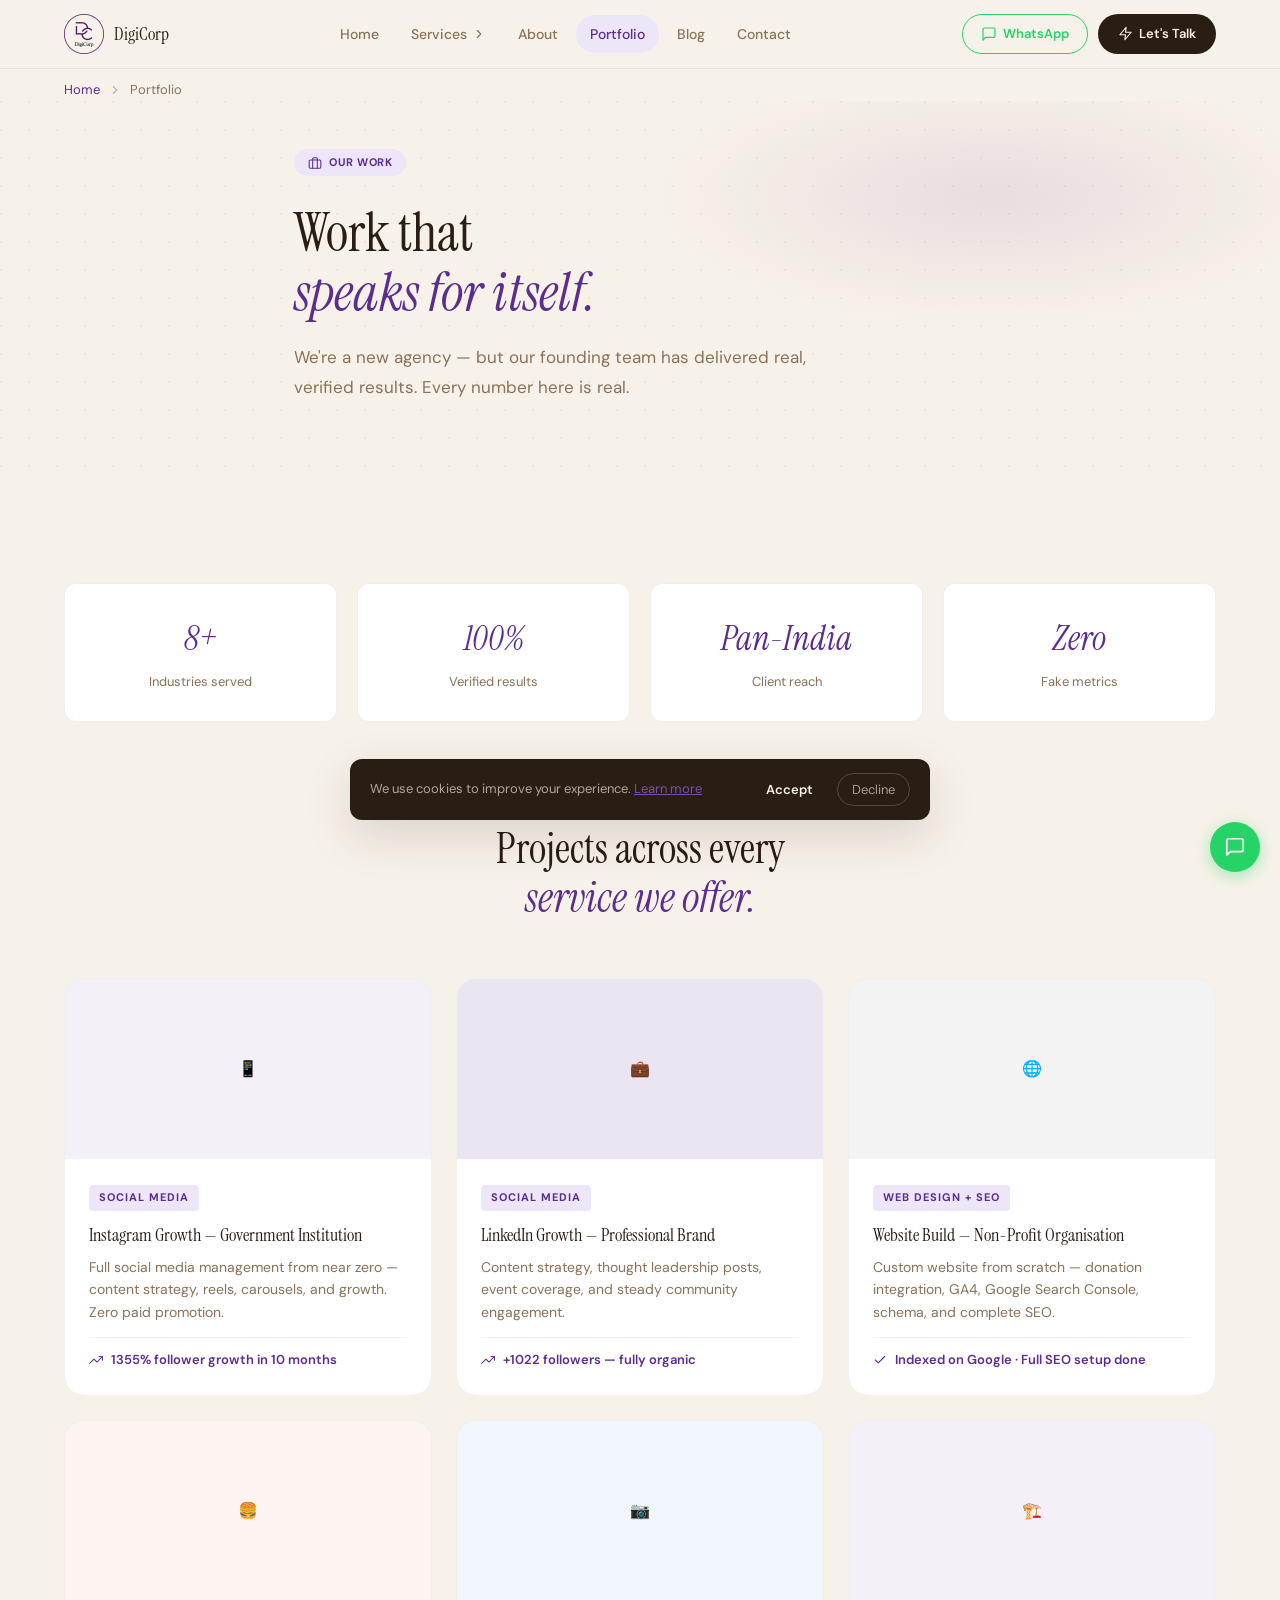
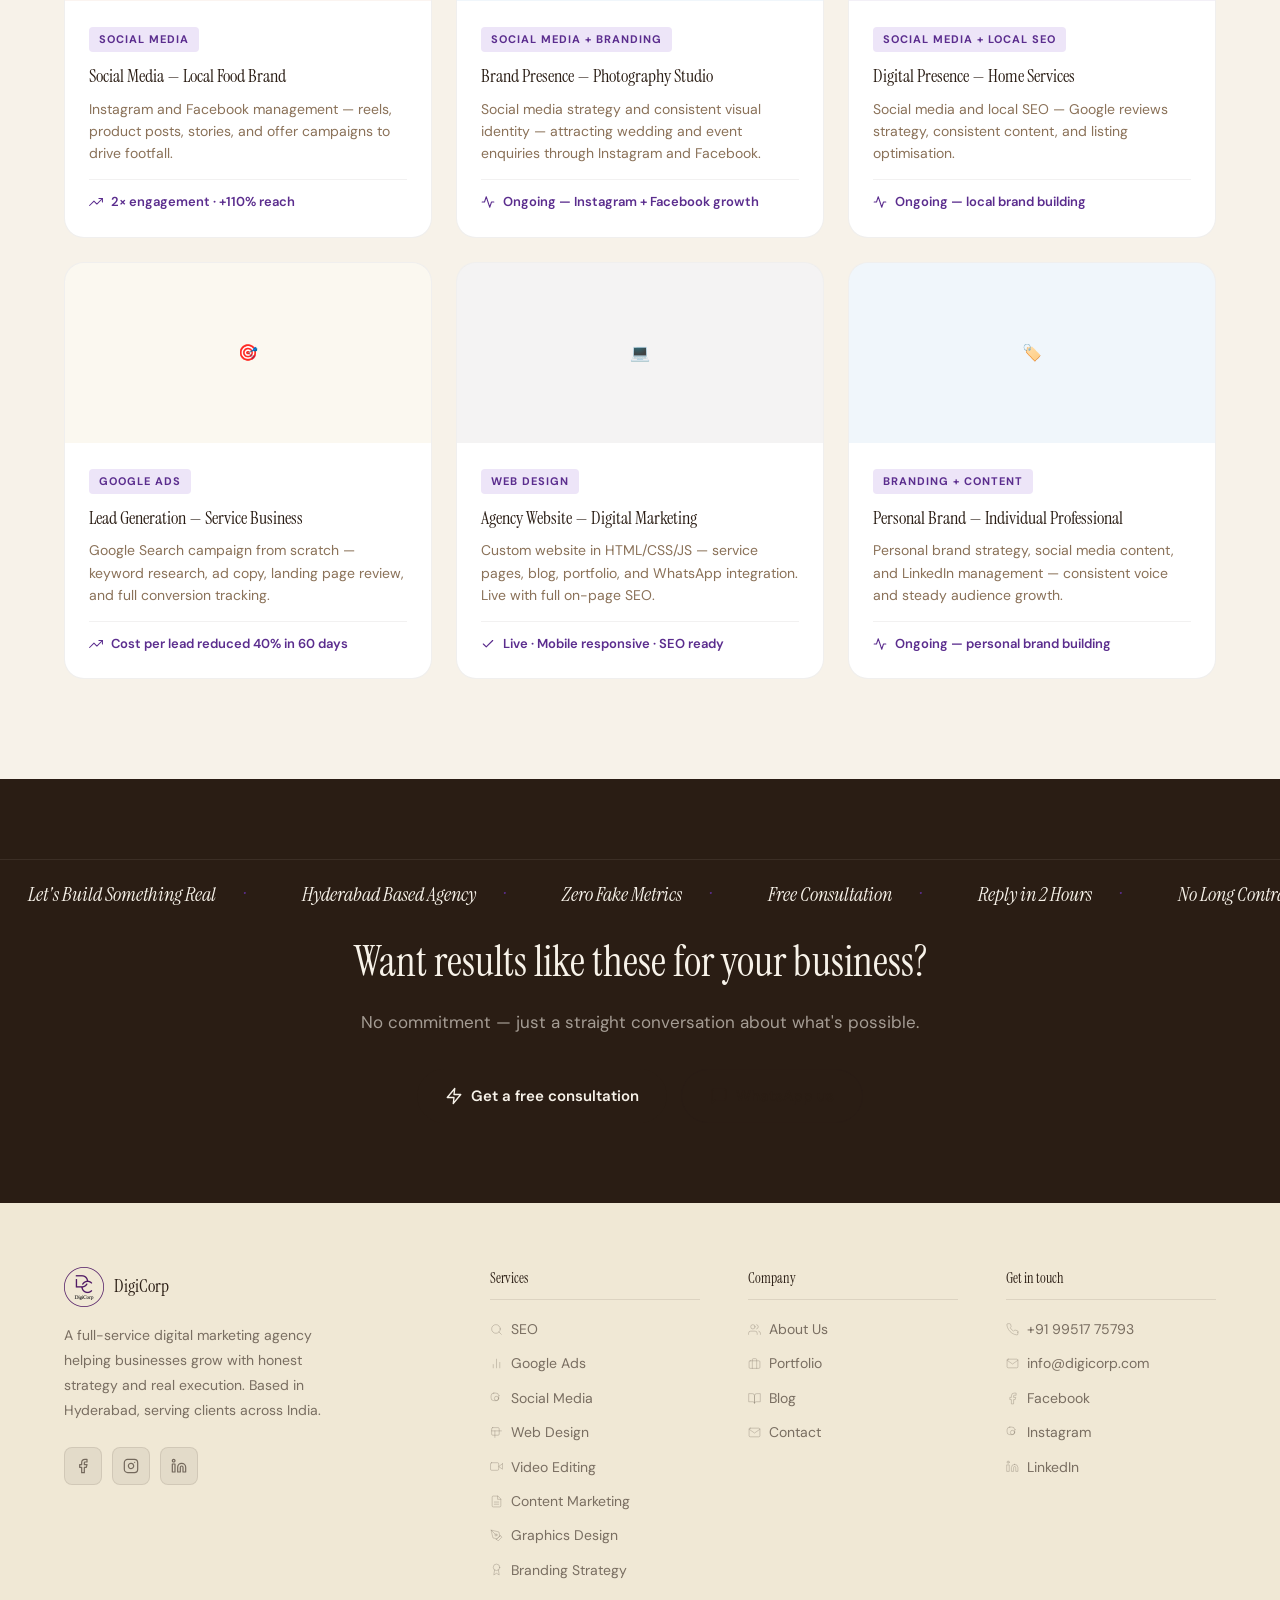
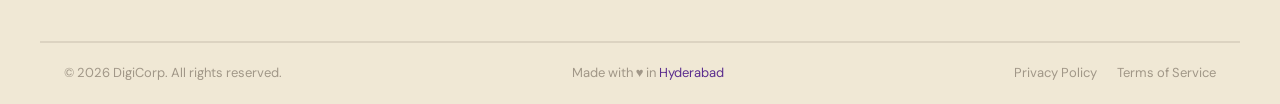
<file: portfolio.html>
<!DOCTYPE html>
<html lang="en">
<head>
<meta charset="UTF-8">
<meta name="viewport" content="width=device-width, initial-scale=1.0">
<title>Portfolio — DigiCorp | Digital Marketing Agency Hyderabad</title>
<meta name="description" content="Work samples from DigiCorp — digital marketing projects across social media, SEO, web design, and branding.">
<meta name="keywords" content="digital marketing agency Hyderabad, SEO Hyderabad, social media marketing Hyderabad, Google Ads, digital marketing agency India">
<meta property="og:title" content="Portfolio — DigiCorp">
<meta property="og:description" content="Work samples from DigiCorp — digital marketing projects across social media, SEO, web design, and branding.">
<meta property="og:type" content="website">
<link rel="preconnect" href="https://fonts.googleapis.com">
<link rel="preconnect" href="https://fonts.gstatic.com" crossorigin>
<link href="https://fonts.googleapis.com/css2?family=Instrument+Serif:ital@0;1&family=DM+Sans:opsz,wght@9..40,300;9..40,400;9..40,500;9..40,600&display=swap" rel="stylesheet">
<link rel="stylesheet" href="css/style.css">
</head>
<body>
<div id="progress-bar"></div>
<div id="preloader"><div class="pre-inner"><img src="Digicorplogo.png" alt="DigiCorp" class="logo-img"><div class="pre-bar"><div class="pre-fill"></div></div></div></div>
<header class="navbar" id="navbar">
  <div class="nav-inner">
    <a href="index.html" class="nav-brand"><img src="Digicorplogo.png" alt="DigiCorp" class="logo-img"><span class="nav-brand-name">DigiCorp</span></a>
    <nav class="nav-links" id="navLinks"><a href="index.html" class="nav-link">Home</a><div class="dd-wrap"><button class="nav-link dd-btn">Services <svg width="14" height="14" viewBox="0 0 24 24" fill="none" stroke="currentColor" stroke-width="2" stroke-linecap="round" stroke-linejoin="round"><polyline points="9 18 15 12 9 6"/></svg></button><div class="dd-menu"><a href="seo.html" class="dd-item"><svg width="16" height="16" viewBox="0 0 24 24" fill="none" stroke="currentColor" stroke-width="1.8" stroke-linecap="round" stroke-linejoin="round"><circle cx="11" cy="11" r="8"/><line x1="21" y1="21" x2="16.65" y2="16.65"/></svg>SEO</a><a href="google-ads.html" class="dd-item"><svg width="16" height="16" viewBox="0 0 24 24" fill="none" stroke="currentColor" stroke-width="1.8" stroke-linecap="round" stroke-linejoin="round"><line x1="18" y1="20" x2="18" y2="10"/><line x1="12" y1="20" x2="12" y2="4"/><line x1="6" y1="20" x2="6" y2="14"/></svg>Google Ads</a><a href="social-media.html" class="dd-item"><svg width="16" height="16" viewBox="0 0 24 24" fill="none" stroke="currentColor" stroke-width="1.8" stroke-linecap="round" stroke-linejoin="round"><rect x="2" y="2" width="16" height="16" rx="5"/><path d="M16 11.37A4 4 0 1 1 12.63 8 4 4 0 0 1 16 11.37z"/><line x1="17.5" y1="6.5" x2="17.51" y2="6.5"/></svg>Social Media</a><a href="web-design.html" class="dd-item"><svg width="16" height="16" viewBox="0 0 24 24" fill="none" stroke="currentColor" stroke-width="1.8" stroke-linecap="round" stroke-linejoin="round"><rect x="3" y="3" width="16" height="16" rx="2"/><line x1="3" y1="9" x2="21" y2="9"/><line x1="9" y1="21" x2="9" y2="9"/></svg>Web Design</a><a href="video-editing.html" class="dd-item"><svg width="16" height="16" viewBox="0 0 24 24" fill="none" stroke="currentColor" stroke-width="1.8" stroke-linecap="round" stroke-linejoin="round"><polygon points="23 7 16 12 23 17 23 7"/><rect x="1" y="5" width="15" height="14" rx="2"/></svg>Video Editing</a><a href="content-marketing.html" class="dd-item"><svg width="16" height="16" viewBox="0 0 24 24" fill="none" stroke="currentColor" stroke-width="1.8" stroke-linecap="round" stroke-linejoin="round"><path d="M14 2H6a2 2 0 0 0-2 2v16a2 2 0 0 0 2 2h12a2 2 0 0 0 2-2V8z"/><polyline points="14 2 14 8 20 8"/><line x1="16" y1="13" x2="8" y2="13"/><line x1="16" y1="17" x2="8" y2="17"/></svg>Content Marketing</a><a href="graphics-design.html" class="dd-item"><svg width="16" height="16" viewBox="0 0 24 24" fill="none" stroke="currentColor" stroke-width="1.8" stroke-linecap="round" stroke-linejoin="round"><path d="M12 19l7-7 3 3-7 7-3-3z"/><path d="M18 13l-1.5-7.5L2 2l3.5 14.5L13 18l5-5z"/><path d="M2 2l7.586 7.586"/><circle cx="11" cy="11" r="2"/></svg>Graphics Design</a><a href="branding.html" class="dd-item"><svg width="16" height="16" viewBox="0 0 24 24" fill="none" stroke="currentColor" stroke-width="1.8" stroke-linecap="round" stroke-linejoin="round"><circle cx="12" cy="8" r="6"/><path d="M15.477 12.89L17 22l-5-3-5 3 1.523-9.11"/></svg>Branding Strategy</a></div></div><a href="about.html" class="nav-link">About</a><a href="portfolio.html" class="nav-link active">Portfolio</a><a href="blog.html" class="nav-link">Blog</a><a href="contact.html" class="nav-link">Contact</a></nav>
    <div class="nav-actions">
      <a href="https://wa.me/919951775793?text=Hi%20DigiCorp%2C%20I%20want%20to%20discuss%20digital%20marketing%20for%20my%20business." target="_blank" class="btn-wa"><svg width="16" height="16" viewBox="0 0 24 24" fill="none" stroke="currentColor" stroke-width="1.8" stroke-linecap="round" stroke-linejoin="round"><path d="M21 15a2 2 0 0 1-2 2H7l-4 4V5a2 2 0 0 1 2-2h14a2 2 0 0 1 2 2z"/></svg>WhatsApp</a>
      <a href="contact.html" class="btn-talk"><svg width="15" height="15" viewBox="0 0 24 24" fill="none" stroke="currentColor" stroke-width="1.8" stroke-linecap="round" stroke-linejoin="round"><polygon points="13 2 3 14 12 14 11 22 21 10 12 10 13 2"/></svg>Let's Talk</a>
    </div>
    <button class="hamburger" id="hamburger" aria-label="Menu"><span></span><span></span><span></span></button>
  </div>
</header>
<div class="mob-nav" id="mobNav">
  <a href="index.html" class="mob-link"><svg width="16" height="16" viewBox="0 0 24 24" fill="none" stroke="currentColor" stroke-width="1.8" stroke-linecap="round" stroke-linejoin="round"><path d="M3 9l9-7 9 7v11a2 2 0 0 1-2 2H5a2 2 0 0 1-2-2z"/><polyline points="9 22 9 12 15 12 15 22"/></svg>Home</a>
  <div class="mob-dd">
    <button class="mob-dd-btn" id="mobDdBtn"><svg width="16" height="16" viewBox="0 0 24 24" fill="none" stroke="currentColor" stroke-width="1.8" stroke-linecap="round" stroke-linejoin="round"><polygon points="12 2 2 7 12 12 22 7 12 2"/><polyline points="2 17 12 22 22 17"/><polyline points="2 12 12 17 22 12"/></svg>Services <svg width="14" height="14" viewBox="0 0 24 24" fill="none" stroke="currentColor" stroke-width="2" stroke-linecap="round" stroke-linejoin="round"><polyline points="9 18 15 12 9 6"/></svg></button>
    <div class="mob-svc-grid" id="mobSvcGrid"><a href="seo.html" class="mob-svc-link"><svg width="14" height="14" viewBox="0 0 24 24" fill="none" stroke="currentColor" stroke-width="1.8" stroke-linecap="round" stroke-linejoin="round"><circle cx="11" cy="11" r="8"/><line x1="21" y1="21" x2="16.65" y2="16.65"/></svg>SEO</a><a href="google-ads.html" class="mob-svc-link"><svg width="14" height="14" viewBox="0 0 24 24" fill="none" stroke="currentColor" stroke-width="1.8" stroke-linecap="round" stroke-linejoin="round"><line x1="18" y1="20" x2="18" y2="10"/><line x1="12" y1="20" x2="12" y2="4"/><line x1="6" y1="20" x2="6" y2="14"/></svg>Google Ads</a><a href="social-media.html" class="mob-svc-link"><svg width="14" height="14" viewBox="0 0 24 24" fill="none" stroke="currentColor" stroke-width="1.8" stroke-linecap="round" stroke-linejoin="round"><rect x="2" y="2" width="14" height="14" rx="5"/><path d="M16 11.37A4 4 0 1 1 12.63 8 4 4 0 0 1 16 11.37z"/><line x1="17.5" y1="6.5" x2="17.51" y2="6.5"/></svg>Social Media</a><a href="web-design.html" class="mob-svc-link"><svg width="14" height="14" viewBox="0 0 24 24" fill="none" stroke="currentColor" stroke-width="1.8" stroke-linecap="round" stroke-linejoin="round"><rect x="3" y="3" width="14" height="14" rx="2"/><line x1="3" y1="9" x2="21" y2="9"/><line x1="9" y1="21" x2="9" y2="9"/></svg>Web Design</a><a href="video-editing.html" class="mob-svc-link"><svg width="14" height="14" viewBox="0 0 24 24" fill="none" stroke="currentColor" stroke-width="1.8" stroke-linecap="round" stroke-linejoin="round"><polygon points="23 7 16 12 23 17 23 7"/><rect x="1" y="5" width="15" height="14" rx="2"/></svg>Video Editing</a><a href="content-marketing.html" class="mob-svc-link"><svg width="14" height="14" viewBox="0 0 24 24" fill="none" stroke="currentColor" stroke-width="1.8" stroke-linecap="round" stroke-linejoin="round"><path d="M14 2H6a2 2 0 0 0-2 2v16a2 2 0 0 0 2 2h12a2 2 0 0 0 2-2V8z"/><polyline points="14 2 14 8 20 8"/><line x1="16" y1="13" x2="8" y2="13"/><line x1="16" y1="17" x2="8" y2="17"/></svg>Content Marketing</a><a href="graphics-design.html" class="mob-svc-link"><svg width="14" height="14" viewBox="0 0 24 24" fill="none" stroke="currentColor" stroke-width="1.8" stroke-linecap="round" stroke-linejoin="round"><path d="M12 19l7-7 3 3-7 7-3-3z"/><path d="M18 13l-1.5-7.5L2 2l3.5 14.5L13 18l5-5z"/><path d="M2 2l7.586 7.586"/><circle cx="11" cy="11" r="2"/></svg>Graphics Design</a><a href="branding.html" class="mob-svc-link"><svg width="14" height="14" viewBox="0 0 24 24" fill="none" stroke="currentColor" stroke-width="1.8" stroke-linecap="round" stroke-linejoin="round"><circle cx="12" cy="8" r="6"/><path d="M15.477 12.89L17 22l-5-3-5 3 1.523-9.11"/></svg>Branding Strategy</a></div>
  </div>
  <a href="about.html" class="mob-link"><svg width="16" height="16" viewBox="0 0 24 24" fill="none" stroke="currentColor" stroke-width="1.8" stroke-linecap="round" stroke-linejoin="round"><path d="M17 21v-2a4 4 0 0 0-4-4H5a4 4 0 0 0-4 4v2"/><circle cx="9" cy="7" r="4"/><path d="M23 21v-2a4 4 0 0 0-3-3.87"/><path d="M16 3.13a4 4 0 0 1 0 7.75"/></svg>About</a>
  <a href="portfolio.html" class="mob-link"><svg width="16" height="16" viewBox="0 0 24 24" fill="none" stroke="currentColor" stroke-width="1.8" stroke-linecap="round" stroke-linejoin="round"><rect x="2" y="7" width="20" height="14" rx="2"/><path d="M16 21V5a2 2 0 0 0-2-2h-4a2 2 0 0 0-2 2v16"/></svg>Portfolio</a>
  <a href="blog.html" class="mob-link"><svg width="16" height="16" viewBox="0 0 24 24" fill="none" stroke="currentColor" stroke-width="1.8" stroke-linecap="round" stroke-linejoin="round"><path d="M2 3h6a4 4 0 0 1 4 4v14a3 3 0 0 0-3-3H2z"/><path d="M22 3h-6a4 4 0 0 0-4 4v14a3 3 0 0 1 3-3h7z"/></svg>Blog</a>
  <a href="contact.html" class="mob-link"><svg width="16" height="16" viewBox="0 0 24 24" fill="none" stroke="currentColor" stroke-width="1.8" stroke-linecap="round" stroke-linejoin="round"><path d="M4 4h16c1.1 0 2 .9 2 2v12c0 1.1-.9 2-2 2H4c-1.1 0-2-.9-2-2V6c0-1.1.9-2 2-2z"/><polyline points="22,6 12,13 2,6"/></svg>Contact</a>
  <div class="mob-actions">
    <a href="https://wa.me/919951775793?text=Hi%20DigiCorp%2C%20I%20want%20to%20discuss%20digital%20marketing%20for%20my%20business." target="_blank" class="btn-wa w100">WhatsApp us</a>
    <a href="contact.html" class="btn-talk w100">Let's Talk</a>
  </div>
</div>
<div class="breadcrumb"><div class="container bc-inner"><a href="index.html">Home</a><svg width="14" height="14" viewBox="0 0 24 24" fill="none" stroke="currentColor" stroke-width="2" stroke-linecap="round" stroke-linejoin="round"><polyline points="9 18 15 12 9 6"/></svg><span>Portfolio</span></div></div>
<section class="page-hero">
  <div class="hero-bg"></div>
  <div class="container page-hero-inner">
    <span class="section-label"><svg width="14" height="14" viewBox="0 0 24 24" fill="none" stroke="currentColor" stroke-width="1.8" stroke-linecap="round" stroke-linejoin="round"><rect x="2" y="7" width="20" height="14" rx="2"/><path d="M16 21V5a2 2 0 0 0-2-2h-4a2 2 0 0 0-2 2v16"/></svg>Our work</span>
    <h1 class="page-hero-title">Work that<br><em>speaks for itself.</em></h1>
    <p class="page-hero-sub">We're a new agency — but our founding team has delivered real, verified results. Every number here is real.</p>
  </div>
</section>
<section class="section">
  <div class="container">
    <div class="stats-strip">
      <div class="stat-box reveal"><div class="stat-num">8+</div><div class="stat-label">Industries served</div></div>
      <div class="stat-box reveal reveal-d1"><div class="stat-num">100%</div><div class="stat-label">Verified results</div></div>
      <div class="stat-box reveal reveal-d2"><div class="stat-num">Pan-India</div><div class="stat-label">Client reach</div></div>
      <div class="stat-box reveal reveal-d3"><div class="stat-num">Zero</div><div class="stat-label">Fake metrics</div></div>
    </div>
    <div class="section-header center" style="margin-top:60px;">
      <span class="section-label"><svg width="14" height="14" viewBox="0 0 24 24" fill="none" stroke="currentColor" stroke-width="1.8" stroke-linecap="round" stroke-linejoin="round"><polyline points="22 12 18 12 15 21 9 3 6 12 2 12"/></svg>Selected work</span>
      <h2 class="section-title">Projects across every<br><em>service we offer.</em></h2>
    </div>
    <div class="pf-grid">
      <div class="pf-card reveal"><div class="pf-thumb" style="background:rgba(91,45,142,0.07);">📱</div><div class="pf-body"><span class="pf-tag">Social Media</span><h3>Instagram Growth — Government Institution</h3><p>Full social media management from near zero — content strategy, reels, carousels, and growth. Zero paid promotion.</p><div class="pf-result"><svg width="14" height="14" viewBox="0 0 24 24" fill="none" stroke="currentColor" stroke-width="1.8" stroke-linecap="round" stroke-linejoin="round"><polyline points="23 6 13.5 15.5 8.5 10.5 1 18"/><polyline points="17 6 23 6 23 12"/></svg>1355% follower growth in 10 months</div></div></div>
      <div class="pf-card reveal reveal-d1"><div class="pf-thumb" style="background:rgba(91,45,142,0.12);">💼</div><div class="pf-body"><span class="pf-tag">Social Media</span><h3>LinkedIn Growth — Professional Brand</h3><p>Content strategy, thought leadership posts, event coverage, and steady community engagement.</p><div class="pf-result"><svg width="14" height="14" viewBox="0 0 24 24" fill="none" stroke="currentColor" stroke-width="1.8" stroke-linecap="round" stroke-linejoin="round"><polyline points="23 6 13.5 15.5 8.5 10.5 1 18"/><polyline points="17 6 23 6 23 12"/></svg>+1022 followers — fully organic</div></div></div>
      <div class="pf-card reveal reveal-d2"><div class="pf-thumb" style="background:rgba(42,29,20,0.05);">🌐</div><div class="pf-body"><span class="pf-tag">Web Design + SEO</span><h3>Website Build — Non-Profit Organisation</h3><p>Custom website from scratch — donation integration, GA4, Google Search Console, schema, and complete SEO.</p><div class="pf-result"><svg width="14" height="14" viewBox="0 0 24 24" fill="none" stroke="currentColor" stroke-width="2" stroke-linecap="round" stroke-linejoin="round"><polyline points="20 6 9 17 4 12"/></svg>Indexed on Google · Full SEO setup done</div></div></div>
      <div class="pf-card reveal"><div class="pf-thumb" style="background:rgba(200,100,50,0.07);">🍔</div><div class="pf-body"><span class="pf-tag">Social Media</span><h3>Social Media — Local Food Brand</h3><p>Instagram and Facebook management — reels, product posts, stories, and offer campaigns to drive footfall.</p><div class="pf-result"><svg width="14" height="14" viewBox="0 0 24 24" fill="none" stroke="currentColor" stroke-width="1.8" stroke-linecap="round" stroke-linejoin="round"><polyline points="23 6 13.5 15.5 8.5 10.5 1 18"/><polyline points="17 6 23 6 23 12"/></svg>2× engagement · +110% reach</div></div></div>
      <div class="pf-card reveal reveal-d1"><div class="pf-thumb" style="background:rgba(50,130,200,0.07);">📷</div><div class="pf-body"><span class="pf-tag">Social Media + Branding</span><h3>Brand Presence — Photography Studio</h3><p>Social media strategy and consistent visual identity — attracting wedding and event enquiries through Instagram and Facebook.</p><div class="pf-result"><svg width="14" height="14" viewBox="0 0 24 24" fill="none" stroke="currentColor" stroke-width="1.8" stroke-linecap="round" stroke-linejoin="round"><polyline points="22 12 18 12 15 21 9 3 6 12 2 12"/></svg>Ongoing — Instagram + Facebook growth</div></div></div>
      <div class="pf-card reveal reveal-d2"><div class="pf-thumb" style="background:rgba(91,45,142,0.07);">🏗️</div><div class="pf-body"><span class="pf-tag">Social Media + Local SEO</span><h3>Digital Presence — Home Services</h3><p>Social media and local SEO — Google reviews strategy, consistent content, and listing optimisation.</p><div class="pf-result"><svg width="14" height="14" viewBox="0 0 24 24" fill="none" stroke="currentColor" stroke-width="1.8" stroke-linecap="round" stroke-linejoin="round"><polyline points="22 12 18 12 15 21 9 3 6 12 2 12"/></svg>Ongoing — local brand building</div></div></div>
      <div class="pf-card reveal"><div class="pf-thumb" style="background:rgba(200,160,50,0.07);">🎯</div><div class="pf-body"><span class="pf-tag">Google Ads</span><h3>Lead Generation — Service Business</h3><p>Google Search campaign from scratch — keyword research, ad copy, landing page review, and full conversion tracking.</p><div class="pf-result"><svg width="14" height="14" viewBox="0 0 24 24" fill="none" stroke="currentColor" stroke-width="1.8" stroke-linecap="round" stroke-linejoin="round"><polyline points="23 6 13.5 15.5 8.5 10.5 1 18"/><polyline points="17 6 23 6 23 12"/></svg>Cost per lead reduced 40% in 60 days</div></div></div>
      <div class="pf-card reveal reveal-d1"><div class="pf-thumb" style="background:rgba(42,29,20,0.05);">💻</div><div class="pf-body"><span class="pf-tag">Web Design</span><h3>Agency Website — Digital Marketing</h3><p>Custom website in HTML/CSS/JS — service pages, blog, portfolio, and WhatsApp integration. Live with full on-page SEO.</p><div class="pf-result"><svg width="14" height="14" viewBox="0 0 24 24" fill="none" stroke="currentColor" stroke-width="2" stroke-linecap="round" stroke-linejoin="round"><polyline points="20 6 9 17 4 12"/></svg>Live · Mobile responsive · SEO ready</div></div></div>
      <div class="pf-card reveal reveal-d2"><div class="pf-thumb" style="background:rgba(50,130,200,0.07);">🏷️</div><div class="pf-body"><span class="pf-tag">Branding + Content</span><h3>Personal Brand — Individual Professional</h3><p>Personal brand strategy, social media content, and LinkedIn management — consistent voice and steady audience growth.</p><div class="pf-result"><svg width="14" height="14" viewBox="0 0 24 24" fill="none" stroke="currentColor" stroke-width="1.8" stroke-linecap="round" stroke-linejoin="round"><polyline points="22 12 18 12 15 21 9 3 6 12 2 12"/></svg>Ongoing — personal brand building</div></div></div>
    </div>
  </div>
</section>
<section class="cta-band">
  <div class="marquee-wrap"><div class="marquee-track"><span class="mq-item">Let's Build Something Real<span class="mq-dot">·</span></span><span class="mq-item">Hyderabad Based Agency<span class="mq-dot">·</span></span><span class="mq-item">Zero Fake Metrics<span class="mq-dot">·</span></span><span class="mq-item">Free Consultation<span class="mq-dot">·</span></span><span class="mq-item">Reply in 2 Hours<span class="mq-dot">·</span></span><span class="mq-item">No Long Contracts<span class="mq-dot">·</span></span><span class="mq-item">Let's Build Something Real<span class="mq-dot">·</span></span><span class="mq-item">Hyderabad Based Agency<span class="mq-dot">·</span></span><span class="mq-item">Zero Fake Metrics<span class="mq-dot">·</span></span><span class="mq-item">Free Consultation<span class="mq-dot">·</span></span><span class="mq-item">Reply in 2 Hours<span class="mq-dot">·</span></span><span class="mq-item">No Long Contracts<span class="mq-dot">·</span></span><span class="mq-item">Let's Build Something Real<span class="mq-dot">·</span></span><span class="mq-item">Hyderabad Based Agency<span class="mq-dot">·</span></span><span class="mq-item">Zero Fake Metrics<span class="mq-dot">·</span></span><span class="mq-item">Free Consultation<span class="mq-dot">·</span></span><span class="mq-item">Reply in 2 Hours<span class="mq-dot">·</span></span><span class="mq-item">No Long Contracts<span class="mq-dot">·</span></span></div></div>
  <div class="container cta-band-inner">
    <h2>Want results like these for your business?</h2>
    <p>No commitment — just a straight conversation about what's possible.</p>
    <div class="cta-btns">
      <a href="contact.html" class="btn-talk-lg"><svg width="18" height="18" viewBox="0 0 24 24" fill="none" stroke="currentColor" stroke-width="1.8" stroke-linecap="round" stroke-linejoin="round"><polygon points="13 2 3 14 12 14 11 22 21 10 12 10 13 2"/></svg>Get a free consultation</a>
      <a href="https://wa.me/919951775793?text=Hi%20DigiCorp%2C%20I%20want%20to%20discuss%20digital%20marketing%20for%20my%20business." target="_blank" class="btn-outline-lg"><svg width="18" height="18" viewBox="0 0 24 24" fill="none" stroke="currentColor" stroke-width="1.8" stroke-linecap="round" stroke-linejoin="round"><path d="M21 15a2 2 0 0 1-2 2H7l-4 4V5a2 2 0 0 1 2-2h14a2 2 0 0 1 2 2z"/></svg>WhatsApp us</a>
    </div>
  </div>
</section>
<footer class="footer">
  <div class="footer-top">
    <div class="footer-brand">
      <a href="index.html" class="footer-logo"><img src="Digicorplogo.png" alt="DigiCorp" class="logo-img"><span>DigiCorp</span></a>
      <p class="footer-desc">A full-service digital marketing agency helping businesses grow with honest strategy and real execution. Based in Hyderabad, serving clients across India.</p>
      <div class="footer-social">
        <a href="https://www.facebook.com/profile.php?id=61591775640880" target="_blank" aria-label="Facebook"><svg width="18" height="18" viewBox="0 0 24 24" fill="none" stroke="currentColor" stroke-width="1.8" stroke-linecap="round" stroke-linejoin="round"><path d="M18 2h-3a5 5 0 0 0-5 5v3H7v4h3v8h4v-8h3l1-4h-4V7a1 1 0 0 1 1-1h3z"/></svg></a>
        <a href="https://www.instagram.com/digicorp.hyd/" target="_blank" aria-label="Instagram"><svg width="20" height="20" viewBox="0 0 24 24" fill="none" stroke="currentColor" stroke-width="1.8" stroke-linecap="round" stroke-linejoin="round"><rect x="2" y="2" width="20" height="20" rx="5"/><path d="M16 11.37A4 4 0 1 1 12.63 8 4 4 0 0 1 16 11.37z"/><line x1="17.5" y1="6.5" x2="17.51" y2="6.5"/></svg></a>
        <a href="https://www.linkedin.com/company/digicorp-hyd" target="_blank" aria-label="LinkedIn"><svg width="18" height="18" viewBox="0 0 24 24" fill="none" stroke="currentColor" stroke-width="1.8" stroke-linecap="round" stroke-linejoin="round"><path d="M16 8a6 6 0 0 1 6 6v7h-4v-7a2 2 0 0 0-2-2 2 2 0 0 0-2 2v7h-4v-7a6 6 0 0 1 6-6z"/><rect x="2" y="9" width="4" height="12"/><circle cx="4" cy="4" r="2"/></svg></a>
      </div>
    </div>
    <div class="footer-col">
      <h4>Services</h4>
      <a href="seo.html"><svg width="14" height="14" viewBox="0 0 24 24" fill="none" stroke="currentColor" stroke-width="1.8" stroke-linecap="round" stroke-linejoin="round"><circle cx="11" cy="11" r="8"/><line x1="21" y1="21" x2="16.65" y2="16.65"/></svg>SEO</a>
      <a href="google-ads.html"><svg width="14" height="14" viewBox="0 0 24 24" fill="none" stroke="currentColor" stroke-width="1.8" stroke-linecap="round" stroke-linejoin="round"><line x1="18" y1="20" x2="18" y2="10"/><line x1="12" y1="20" x2="12" y2="4"/><line x1="6" y1="20" x2="6" y2="14"/></svg>Google Ads</a>
      <a href="social-media.html"><svg width="14" height="14" viewBox="0 0 24 24" fill="none" stroke="currentColor" stroke-width="1.8" stroke-linecap="round" stroke-linejoin="round"><rect x="2" y="2" width="14" height="14" rx="5"/><path d="M16 11.37A4 4 0 1 1 12.63 8 4 4 0 0 1 16 11.37z"/><line x1="17.5" y1="6.5" x2="17.51" y2="6.5"/></svg>Social Media</a>
      <a href="web-design.html"><svg width="14" height="14" viewBox="0 0 24 24" fill="none" stroke="currentColor" stroke-width="1.8" stroke-linecap="round" stroke-linejoin="round"><rect x="3" y="3" width="14" height="14" rx="2"/><line x1="3" y1="9" x2="21" y2="9"/><line x1="9" y1="21" x2="9" y2="9"/></svg>Web Design</a>
      <a href="video-editing.html"><svg width="14" height="14" viewBox="0 0 24 24" fill="none" stroke="currentColor" stroke-width="1.8" stroke-linecap="round" stroke-linejoin="round"><polygon points="23 7 16 12 23 17 23 7"/><rect x="1" y="5" width="15" height="14" rx="2"/></svg>Video Editing</a>
      <a href="content-marketing.html"><svg width="14" height="14" viewBox="0 0 24 24" fill="none" stroke="currentColor" stroke-width="1.8" stroke-linecap="round" stroke-linejoin="round"><path d="M14 2H6a2 2 0 0 0-2 2v16a2 2 0 0 0 2 2h12a2 2 0 0 0 2-2V8z"/><polyline points="14 2 14 8 20 8"/><line x1="16" y1="13" x2="8" y2="13"/><line x1="16" y1="17" x2="8" y2="17"/></svg>Content Marketing</a>
      <a href="graphics-design.html"><svg width="14" height="14" viewBox="0 0 24 24" fill="none" stroke="currentColor" stroke-width="1.8" stroke-linecap="round" stroke-linejoin="round"><path d="M12 19l7-7 3 3-7 7-3-3z"/><path d="M18 13l-1.5-7.5L2 2l3.5 14.5L13 18l5-5z"/><path d="M2 2l7.586 7.586"/><circle cx="11" cy="11" r="2"/></svg>Graphics Design</a>
      <a href="branding.html"><svg width="14" height="14" viewBox="0 0 24 24" fill="none" stroke="currentColor" stroke-width="1.8" stroke-linecap="round" stroke-linejoin="round"><circle cx="12" cy="8" r="6"/><path d="M15.477 12.89L17 22l-5-3-5 3 1.523-9.11"/></svg>Branding Strategy</a>
    </div>
    <div class="footer-col">
      <h4>Company</h4>
      <a href="about.html"><svg width="14" height="14" viewBox="0 0 24 24" fill="none" stroke="currentColor" stroke-width="1.8" stroke-linecap="round" stroke-linejoin="round"><path d="M17 21v-2a4 4 0 0 0-4-4H5a4 4 0 0 0-4 4v2"/><circle cx="9" cy="7" r="4"/><path d="M23 21v-2a4 4 0 0 0-3-3.87"/><path d="M16 3.13a4 4 0 0 1 0 7.75"/></svg>About Us</a>
      <a href="portfolio.html"><svg width="14" height="14" viewBox="0 0 24 24" fill="none" stroke="currentColor" stroke-width="1.8" stroke-linecap="round" stroke-linejoin="round"><rect x="2" y="7" width="20" height="14" rx="2"/><path d="M16 21V5a2 2 0 0 0-2-2h-4a2 2 0 0 0-2 2v16"/></svg>Portfolio</a>
      <a href="blog.html"><svg width="14" height="14" viewBox="0 0 24 24" fill="none" stroke="currentColor" stroke-width="1.8" stroke-linecap="round" stroke-linejoin="round"><path d="M2 3h6a4 4 0 0 1 4 4v14a3 3 0 0 0-3-3H2z"/><path d="M22 3h-6a4 4 0 0 0-4 4v14a3 3 0 0 1 3-3h7z"/></svg>Blog</a>
      <a href="contact.html"><svg width="14" height="14" viewBox="0 0 24 24" fill="none" stroke="currentColor" stroke-width="1.8" stroke-linecap="round" stroke-linejoin="round"><path d="M4 4h16c1.1 0 2 .9 2 2v12c0 1.1-.9 2-2 2H4c-1.1 0-2-.9-2-2V6c0-1.1.9-2 2-2z"/><polyline points="22,6 12,13 2,6"/></svg>Contact</a>
    </div>
    <div class="footer-col">
      <h4>Get in touch</h4>
      <a href="tel:+919951775793"><svg width="14" height="14" viewBox="0 0 24 24" fill="none" stroke="currentColor" stroke-width="1.8" stroke-linecap="round" stroke-linejoin="round"><path d="M22 16.92v3a2 2 0 0 1-2.18 2 19.79 19.79 0 0 1-8.63-3.07A19.5 19.5 0 0 1 4.69 12 19.79 19.79 0 0 1 1.61 3.4 2 2 0 0 1 3.6 1.22h3a2 2 0 0 1 2 1.72c.127.96.361 1.903.7 2.81a2 2 0 0 1-.45 2.11L7.91 8.96a16 16 0 0 0 6.09 6.09l1.32-1.32a2 2 0 0 1 2.11-.45c.907.339 1.85.573 2.81.7A2 2 0 0 1 22 16.92z"/></svg>+91 99517 75793</a>
      <a href="mailto:info@digicorp.com"><svg width="14" height="14" viewBox="0 0 24 24" fill="none" stroke="currentColor" stroke-width="1.8" stroke-linecap="round" stroke-linejoin="round"><path d="M4 4h16c1.1 0 2 .9 2 2v12c0 1.1-.9 2-2 2H4c-1.1 0-2-.9-2-2V6c0-1.1.9-2 2-2z"/><polyline points="22,6 12,13 2,6"/></svg>info@digicorp.com</a>
      <a href="https://www.facebook.com/profile.php?id=61591775640880" target="_blank"><svg width="14" height="14" viewBox="0 0 24 24" fill="none" stroke="currentColor" stroke-width="1.8" stroke-linecap="round" stroke-linejoin="round"><path d="M18 2h-3a5 5 0 0 0-5 5v3H7v4h3v8h4v-8h3l1-4h-4V7a1 1 0 0 1 1-1h3z"/></svg>Facebook</a>
      <a href="https://www.instagram.com/digicorp.hyd/" target="_blank"><svg width="14" height="14" viewBox="0 0 24 24" fill="none" stroke="currentColor" stroke-width="1.8" stroke-linecap="round" stroke-linejoin="round"><rect x="2" y="2" width="14" height="14" rx="5"/><path d="M16 11.37A4 4 0 1 1 12.63 8 4 4 0 0 1 16 11.37z"/><line x1="17.5" y1="6.5" x2="17.51" y2="6.5"/></svg>Instagram</a>
      <a href="https://www.linkedin.com/company/digicorp-hyd" target="_blank"><svg width="14" height="14" viewBox="0 0 24 24" fill="none" stroke="currentColor" stroke-width="1.8" stroke-linecap="round" stroke-linejoin="round"><path d="M16 8a6 6 0 0 1 6 6v7h-4v-7a2 2 0 0 0-2-2 2 2 0 0 0-2 2v7h-4v-7a6 6 0 0 1 6-6z"/><rect x="2" y="9" width="4" height="12"/><circle cx="4" cy="4" r="2"/></svg>LinkedIn</a>
    </div>
  </div>
  <div class="footer-bottom">
    <p>© 2026 DigiCorp. All rights reserved.</p>
    <p class="footer-hyd">Made with ♥ in <span>Hyderabad</span></p>
    <div class="footer-legal">
      <a href="#">Privacy Policy</a>
      <a href="#">Terms of Service</a>
    </div>
  </div>
</footer>
<a href="https://wa.me/919951775793?text=Hi%20DigiCorp%2C%20I%20want%20to%20discuss%20digital%20marketing%20for%20my%20business." target="_blank" class="fab-wa" aria-label="WhatsApp"><svg width="24" height="24" viewBox="0 0 24 24" fill="none" stroke="currentColor" stroke-width="1.8" stroke-linecap="round" stroke-linejoin="round"><path d="M21 15a2 2 0 0 1-2 2H7l-4 4V5a2 2 0 0 1 2-2h14a2 2 0 0 1 2 2z"/></svg></a>
<button class="fab-top" id="fabTop" aria-label="Back to top"><svg width="20" height="20" viewBox="0 0 24 24" fill="none" stroke="currentColor" stroke-width="2" stroke-linecap="round" stroke-linejoin="round"><line x1="12" y1="19" x2="12" y2="5"/><polyline points="5 12 12 5 19 12"/></svg></button>
<div class="mob-bottom-nav">
  <a href="index.html" class="mbn-btn" data-page="index.html"><svg width="22" height="22" viewBox="0 0 24 24" fill="none" stroke="currentColor" stroke-width="1.8" stroke-linecap="round" stroke-linejoin="round"><path d="M3 9l9-7 9 7v11a2 2 0 0 1-2 2H5a2 2 0 0 1-2-2z"/><polyline points="9 22 9 12 15 12 15 22"/></svg><span>Home</span></a>
  <a href="services.html" class="mbn-btn" data-page="services.html"><svg width="22" height="22" viewBox="0 0 24 24" fill="none" stroke="currentColor" stroke-width="1.8" stroke-linecap="round" stroke-linejoin="round"><polygon points="12 2 2 7 12 12 22 7 12 2"/><polyline points="2 17 12 22 22 17"/><polyline points="2 12 12 17 22 12"/></svg><span>Services</span></a>
  <a href="portfolio.html" class="mbn-btn" data-page="portfolio.html"><svg width="22" height="22" viewBox="0 0 24 24" fill="none" stroke="currentColor" stroke-width="1.8" stroke-linecap="round" stroke-linejoin="round"><rect x="2" y="7" width="20" height="14" rx="2"/><path d="M16 21V5a2 2 0 0 0-2-2h-4a2 2 0 0 0-2 2v16"/></svg><span>Work</span></a>
  <a href="contact.html" class="mbn-btn" data-page="contact.html"><svg width="22" height="22" viewBox="0 0 24 24" fill="none" stroke="currentColor" stroke-width="1.8" stroke-linecap="round" stroke-linejoin="round"><path d="M4 4h16c1.1 0 2 .9 2 2v12c0 1.1-.9 2-2 2H4c-1.1 0-2-.9-2-2V6c0-1.1.9-2 2-2z"/><polyline points="22,6 12,13 2,6"/></svg><span>Contact</span></a>
</div>
<div class="exit-overlay" id="exitOverlay">
  <div class="exit-box">
    <button class="exit-close" id="exitClose"><svg width="16" height="16" viewBox="0 0 24 24" fill="none" stroke="currentColor" stroke-width="2" stroke-linecap="round" stroke-linejoin="round"><line x1="18" y1="6" x2="6" y2="18"/><line x1="6" y1="6" x2="18" y2="18"/></svg></button>
    <div class="exit-emoji">🚀</div>
    <h3>Wait — get a free audit first!</h3>
    <p>Before you leave, let us show you exactly where your business is losing ground digitally. Free, no commitment.</p>
    <div class="exit-btns">
      <a href="contact.html" class="btn-talk"><svg width="15" height="15" viewBox="0 0 24 24" fill="none" stroke="currentColor" stroke-width="1.8" stroke-linecap="round" stroke-linejoin="round"><polygon points="13 2 3 14 12 14 11 22 21 10 12 10 13 2"/></svg>Get free audit</a>
      <a href="https://wa.me/919951775793?text=Hi%20DigiCorp%2C%20I%20want%20to%20discuss%20digital%20marketing%20for%20my%20business." target="_blank" class="btn-wa"><svg width="15" height="15" viewBox="0 0 24 24" fill="none" stroke="currentColor" stroke-width="1.8" stroke-linecap="round" stroke-linejoin="round"><path d="M21 15a2 2 0 0 1-2 2H7l-4 4V5a2 2 0 0 1 2-2h14a2 2 0 0 1 2 2z"/></svg>WhatsApp us</a>
    </div>
  </div>
</div>
<div class="cookie-bar" id="cookieBar">
  <p>We use cookies to improve your experience. <a href="#">Learn more</a></p>
  <div class="cookie-btns">
    <button id="cookieAccept" class="btn-talk" style="padding:7px 16px;font-size:13px;">Accept</button>
    <button id="cookieDecline" style="padding:7px 14px;font-size:13px;background:transparent;border:1px solid rgba(247,242,233,0.2);color:rgba(247,242,233,0.6);border-radius:100px;cursor:pointer;">Decline</button>
  </div>
</div>
<script src="js/main.js"></script>
</body>
</html>
</file>
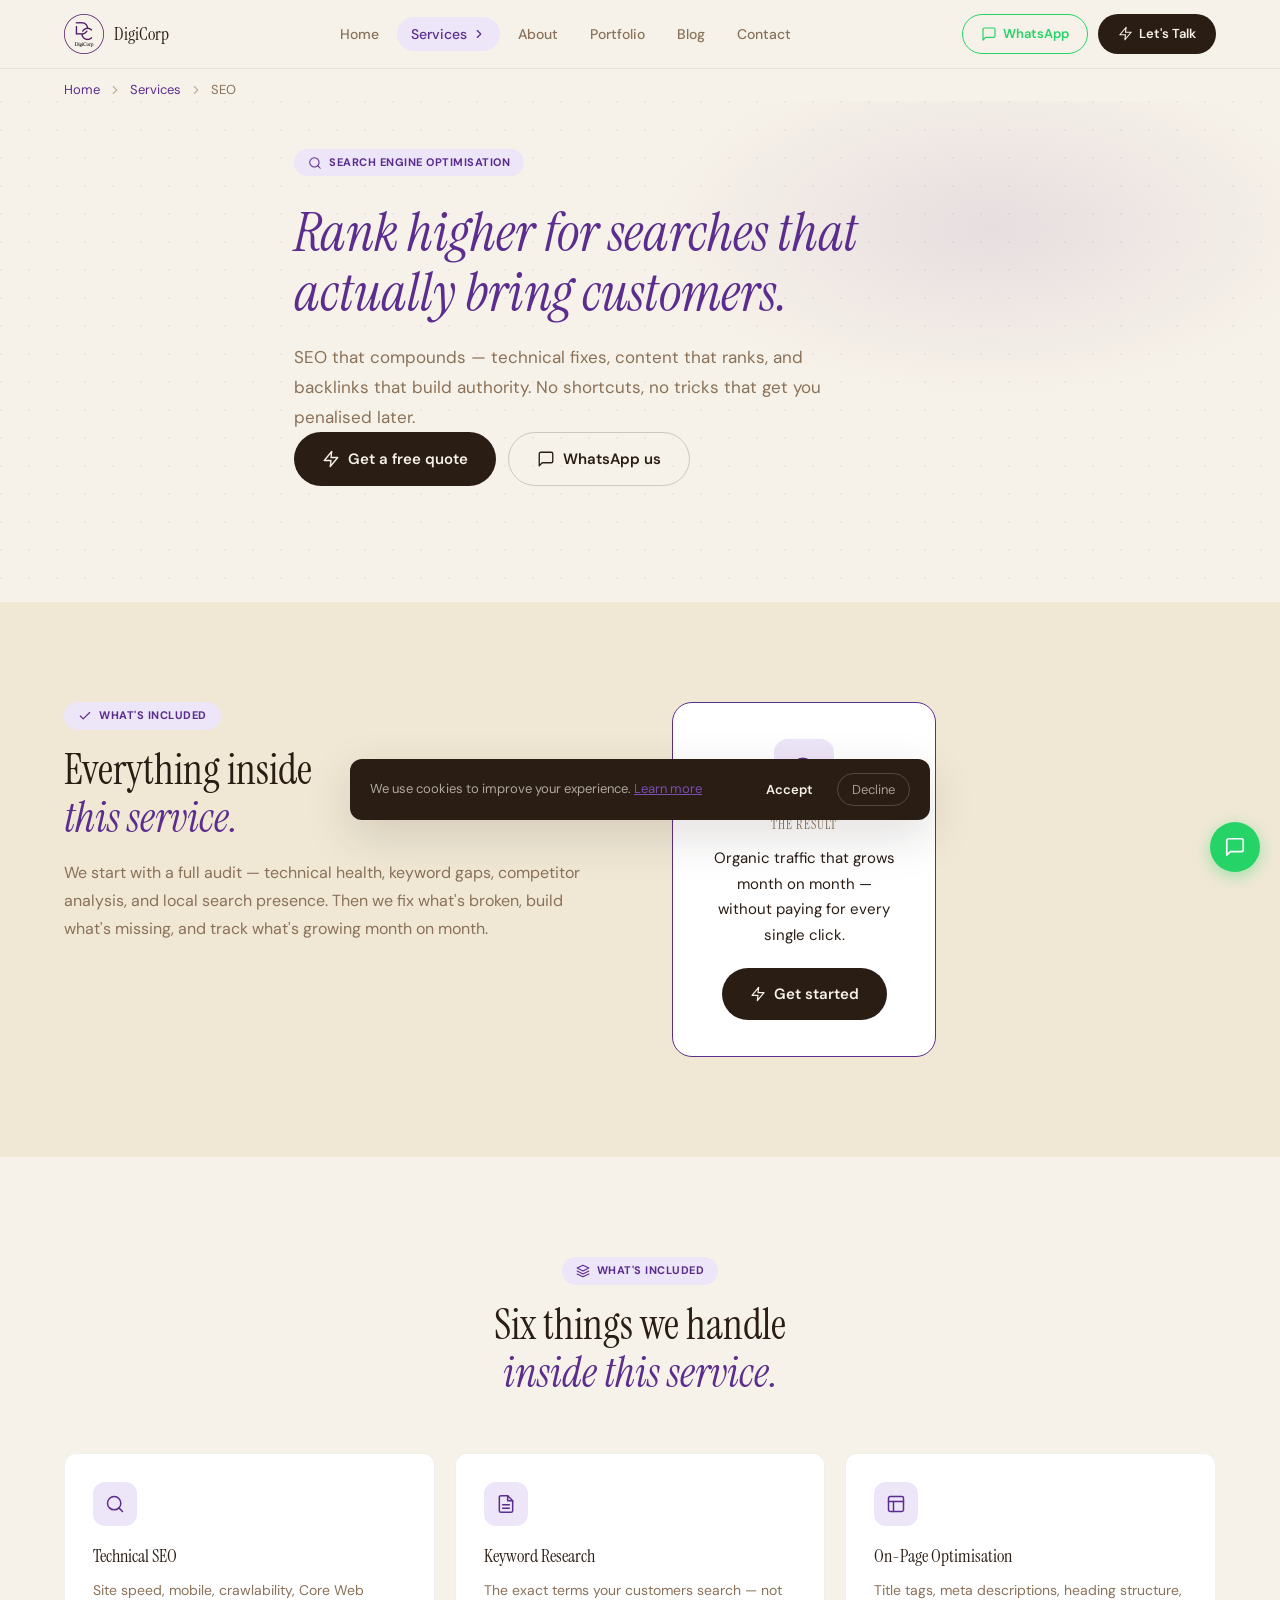
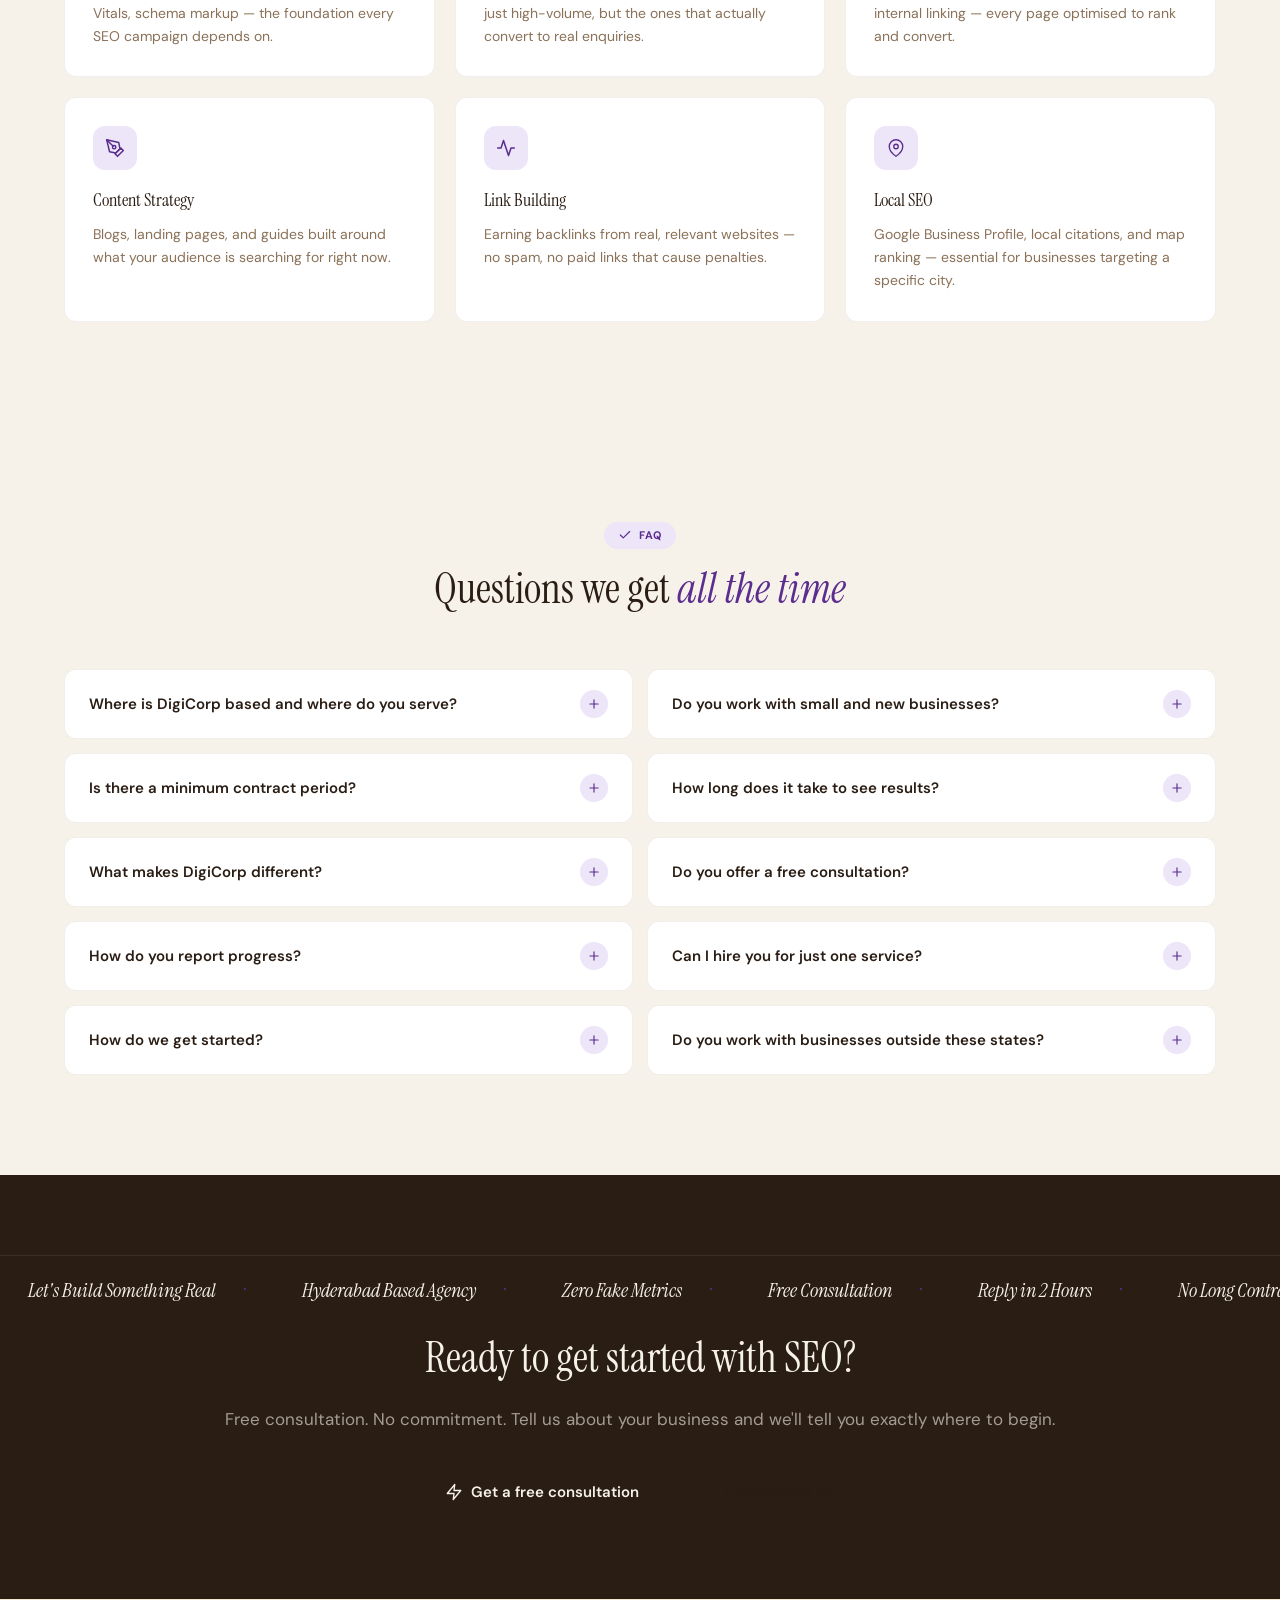
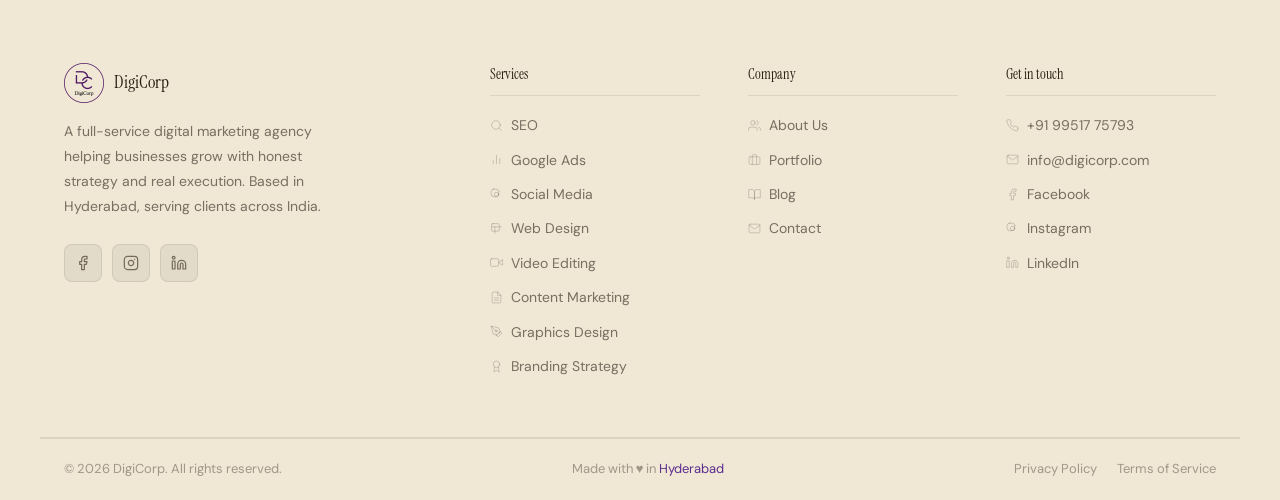
<file: seo.html>
<!DOCTYPE html>
<html lang="en">
<head>
<meta charset="UTF-8">
<meta name="viewport" content="width=device-width, initial-scale=1.0">
<title>SEO — DigiCorp | Digital Marketing Agency Hyderabad</title>
<meta name="description" content="SEO that compounds — technical fixes, content that ranks, and backlinks that build authority. No shortcuts, no tricks that get you penalised later.">
<meta name="keywords" content="digital marketing agency Hyderabad, SEO Hyderabad, social media marketing Hyderabad, Google Ads, digital marketing agency India">
<meta property="og:title" content="SEO — DigiCorp">
<meta property="og:description" content="SEO that compounds — technical fixes, content that ranks, and backlinks that build authority. No shortcuts, no tricks that get you penalised later.">
<meta property="og:type" content="website">
<link rel="preconnect" href="https://fonts.googleapis.com">
<link rel="preconnect" href="https://fonts.gstatic.com" crossorigin>
<link href="https://fonts.googleapis.com/css2?family=Instrument+Serif:ital@0;1&family=DM+Sans:opsz,wght@9..40,300;9..40,400;9..40,500;9..40,600&display=swap" rel="stylesheet">
<link rel="stylesheet" href="css/style.css">
</head>
<body>
<div id="progress-bar"></div>
<div id="preloader"><div class="pre-inner"><img src="Digicorplogo.png" alt="DigiCorp" class="logo-img"><div class="pre-bar"><div class="pre-fill"></div></div></div></div>
<header class="navbar" id="navbar">
  <div class="nav-inner">
    <a href="index.html" class="nav-brand"><img src="Digicorplogo.png" alt="DigiCorp" class="logo-img"><span class="nav-brand-name">DigiCorp</span></a>
    <nav class="nav-links" id="navLinks"><a href="index.html" class="nav-link">Home</a><div class="dd-wrap"><button class="nav-link dd-btn  active">Services <svg width="14" height="14" viewBox="0 0 24 24" fill="none" stroke="currentColor" stroke-width="2" stroke-linecap="round" stroke-linejoin="round"><polyline points="9 18 15 12 9 6"/></svg></button><div class="dd-menu"><a href="seo.html" class="dd-item"><svg width="16" height="16" viewBox="0 0 24 24" fill="none" stroke="currentColor" stroke-width="1.8" stroke-linecap="round" stroke-linejoin="round"><circle cx="11" cy="11" r="8"/><line x1="21" y1="21" x2="16.65" y2="16.65"/></svg>SEO</a><a href="google-ads.html" class="dd-item"><svg width="16" height="16" viewBox="0 0 24 24" fill="none" stroke="currentColor" stroke-width="1.8" stroke-linecap="round" stroke-linejoin="round"><line x1="18" y1="20" x2="18" y2="10"/><line x1="12" y1="20" x2="12" y2="4"/><line x1="6" y1="20" x2="6" y2="14"/></svg>Google Ads</a><a href="social-media.html" class="dd-item"><svg width="16" height="16" viewBox="0 0 24 24" fill="none" stroke="currentColor" stroke-width="1.8" stroke-linecap="round" stroke-linejoin="round"><rect x="2" y="2" width="16" height="16" rx="5"/><path d="M16 11.37A4 4 0 1 1 12.63 8 4 4 0 0 1 16 11.37z"/><line x1="17.5" y1="6.5" x2="17.51" y2="6.5"/></svg>Social Media</a><a href="web-design.html" class="dd-item"><svg width="16" height="16" viewBox="0 0 24 24" fill="none" stroke="currentColor" stroke-width="1.8" stroke-linecap="round" stroke-linejoin="round"><rect x="3" y="3" width="16" height="16" rx="2"/><line x1="3" y1="9" x2="21" y2="9"/><line x1="9" y1="21" x2="9" y2="9"/></svg>Web Design</a><a href="video-editing.html" class="dd-item"><svg width="16" height="16" viewBox="0 0 24 24" fill="none" stroke="currentColor" stroke-width="1.8" stroke-linecap="round" stroke-linejoin="round"><polygon points="23 7 16 12 23 17 23 7"/><rect x="1" y="5" width="15" height="14" rx="2"/></svg>Video Editing</a><a href="content-marketing.html" class="dd-item"><svg width="16" height="16" viewBox="0 0 24 24" fill="none" stroke="currentColor" stroke-width="1.8" stroke-linecap="round" stroke-linejoin="round"><path d="M14 2H6a2 2 0 0 0-2 2v16a2 2 0 0 0 2 2h12a2 2 0 0 0 2-2V8z"/><polyline points="14 2 14 8 20 8"/><line x1="16" y1="13" x2="8" y2="13"/><line x1="16" y1="17" x2="8" y2="17"/></svg>Content Marketing</a><a href="graphics-design.html" class="dd-item"><svg width="16" height="16" viewBox="0 0 24 24" fill="none" stroke="currentColor" stroke-width="1.8" stroke-linecap="round" stroke-linejoin="round"><path d="M12 19l7-7 3 3-7 7-3-3z"/><path d="M18 13l-1.5-7.5L2 2l3.5 14.5L13 18l5-5z"/><path d="M2 2l7.586 7.586"/><circle cx="11" cy="11" r="2"/></svg>Graphics Design</a><a href="branding.html" class="dd-item"><svg width="16" height="16" viewBox="0 0 24 24" fill="none" stroke="currentColor" stroke-width="1.8" stroke-linecap="round" stroke-linejoin="round"><circle cx="12" cy="8" r="6"/><path d="M15.477 12.89L17 22l-5-3-5 3 1.523-9.11"/></svg>Branding Strategy</a></div></div><a href="about.html" class="nav-link">About</a><a href="portfolio.html" class="nav-link">Portfolio</a><a href="blog.html" class="nav-link">Blog</a><a href="contact.html" class="nav-link">Contact</a></nav>
    <div class="nav-actions">
      <a href="https://wa.me/919951775793?text=Hi%20DigiCorp%2C%20I%20want%20to%20discuss%20digital%20marketing%20for%20my%20business." target="_blank" class="btn-wa"><svg width="16" height="16" viewBox="0 0 24 24" fill="none" stroke="currentColor" stroke-width="1.8" stroke-linecap="round" stroke-linejoin="round"><path d="M21 15a2 2 0 0 1-2 2H7l-4 4V5a2 2 0 0 1 2-2h14a2 2 0 0 1 2 2z"/></svg>WhatsApp</a>
      <a href="contact.html" class="btn-talk"><svg width="15" height="15" viewBox="0 0 24 24" fill="none" stroke="currentColor" stroke-width="1.8" stroke-linecap="round" stroke-linejoin="round"><polygon points="13 2 3 14 12 14 11 22 21 10 12 10 13 2"/></svg>Let's Talk</a>
    </div>
    <button class="hamburger" id="hamburger" aria-label="Menu"><span></span><span></span><span></span></button>
  </div>
</header>
<div class="mob-nav" id="mobNav">
  <a href="index.html" class="mob-link"><svg width="16" height="16" viewBox="0 0 24 24" fill="none" stroke="currentColor" stroke-width="1.8" stroke-linecap="round" stroke-linejoin="round"><path d="M3 9l9-7 9 7v11a2 2 0 0 1-2 2H5a2 2 0 0 1-2-2z"/><polyline points="9 22 9 12 15 12 15 22"/></svg>Home</a>
  <div class="mob-dd">
    <button class="mob-dd-btn" id="mobDdBtn"><svg width="16" height="16" viewBox="0 0 24 24" fill="none" stroke="currentColor" stroke-width="1.8" stroke-linecap="round" stroke-linejoin="round"><polygon points="12 2 2 7 12 12 22 7 12 2"/><polyline points="2 17 12 22 22 17"/><polyline points="2 12 12 17 22 12"/></svg>Services <svg width="14" height="14" viewBox="0 0 24 24" fill="none" stroke="currentColor" stroke-width="2" stroke-linecap="round" stroke-linejoin="round"><polyline points="9 18 15 12 9 6"/></svg></button>
    <div class="mob-svc-grid" id="mobSvcGrid"><a href="seo.html" class="mob-svc-link"><svg width="14" height="14" viewBox="0 0 24 24" fill="none" stroke="currentColor" stroke-width="1.8" stroke-linecap="round" stroke-linejoin="round"><circle cx="11" cy="11" r="8"/><line x1="21" y1="21" x2="16.65" y2="16.65"/></svg>SEO</a><a href="google-ads.html" class="mob-svc-link"><svg width="14" height="14" viewBox="0 0 24 24" fill="none" stroke="currentColor" stroke-width="1.8" stroke-linecap="round" stroke-linejoin="round"><line x1="18" y1="20" x2="18" y2="10"/><line x1="12" y1="20" x2="12" y2="4"/><line x1="6" y1="20" x2="6" y2="14"/></svg>Google Ads</a><a href="social-media.html" class="mob-svc-link"><svg width="14" height="14" viewBox="0 0 24 24" fill="none" stroke="currentColor" stroke-width="1.8" stroke-linecap="round" stroke-linejoin="round"><rect x="2" y="2" width="14" height="14" rx="5"/><path d="M16 11.37A4 4 0 1 1 12.63 8 4 4 0 0 1 16 11.37z"/><line x1="17.5" y1="6.5" x2="17.51" y2="6.5"/></svg>Social Media</a><a href="web-design.html" class="mob-svc-link"><svg width="14" height="14" viewBox="0 0 24 24" fill="none" stroke="currentColor" stroke-width="1.8" stroke-linecap="round" stroke-linejoin="round"><rect x="3" y="3" width="14" height="14" rx="2"/><line x1="3" y1="9" x2="21" y2="9"/><line x1="9" y1="21" x2="9" y2="9"/></svg>Web Design</a><a href="video-editing.html" class="mob-svc-link"><svg width="14" height="14" viewBox="0 0 24 24" fill="none" stroke="currentColor" stroke-width="1.8" stroke-linecap="round" stroke-linejoin="round"><polygon points="23 7 16 12 23 17 23 7"/><rect x="1" y="5" width="15" height="14" rx="2"/></svg>Video Editing</a><a href="content-marketing.html" class="mob-svc-link"><svg width="14" height="14" viewBox="0 0 24 24" fill="none" stroke="currentColor" stroke-width="1.8" stroke-linecap="round" stroke-linejoin="round"><path d="M14 2H6a2 2 0 0 0-2 2v16a2 2 0 0 0 2 2h12a2 2 0 0 0 2-2V8z"/><polyline points="14 2 14 8 20 8"/><line x1="16" y1="13" x2="8" y2="13"/><line x1="16" y1="17" x2="8" y2="17"/></svg>Content Marketing</a><a href="graphics-design.html" class="mob-svc-link"><svg width="14" height="14" viewBox="0 0 24 24" fill="none" stroke="currentColor" stroke-width="1.8" stroke-linecap="round" stroke-linejoin="round"><path d="M12 19l7-7 3 3-7 7-3-3z"/><path d="M18 13l-1.5-7.5L2 2l3.5 14.5L13 18l5-5z"/><path d="M2 2l7.586 7.586"/><circle cx="11" cy="11" r="2"/></svg>Graphics Design</a><a href="branding.html" class="mob-svc-link"><svg width="14" height="14" viewBox="0 0 24 24" fill="none" stroke="currentColor" stroke-width="1.8" stroke-linecap="round" stroke-linejoin="round"><circle cx="12" cy="8" r="6"/><path d="M15.477 12.89L17 22l-5-3-5 3 1.523-9.11"/></svg>Branding Strategy</a></div>
  </div>
  <a href="about.html" class="mob-link"><svg width="16" height="16" viewBox="0 0 24 24" fill="none" stroke="currentColor" stroke-width="1.8" stroke-linecap="round" stroke-linejoin="round"><path d="M17 21v-2a4 4 0 0 0-4-4H5a4 4 0 0 0-4 4v2"/><circle cx="9" cy="7" r="4"/><path d="M23 21v-2a4 4 0 0 0-3-3.87"/><path d="M16 3.13a4 4 0 0 1 0 7.75"/></svg>About</a>
  <a href="portfolio.html" class="mob-link"><svg width="16" height="16" viewBox="0 0 24 24" fill="none" stroke="currentColor" stroke-width="1.8" stroke-linecap="round" stroke-linejoin="round"><rect x="2" y="7" width="20" height="14" rx="2"/><path d="M16 21V5a2 2 0 0 0-2-2h-4a2 2 0 0 0-2 2v16"/></svg>Portfolio</a>
  <a href="blog.html" class="mob-link"><svg width="16" height="16" viewBox="0 0 24 24" fill="none" stroke="currentColor" stroke-width="1.8" stroke-linecap="round" stroke-linejoin="round"><path d="M2 3h6a4 4 0 0 1 4 4v14a3 3 0 0 0-3-3H2z"/><path d="M22 3h-6a4 4 0 0 0-4 4v14a3 3 0 0 1 3-3h7z"/></svg>Blog</a>
  <a href="contact.html" class="mob-link"><svg width="16" height="16" viewBox="0 0 24 24" fill="none" stroke="currentColor" stroke-width="1.8" stroke-linecap="round" stroke-linejoin="round"><path d="M4 4h16c1.1 0 2 .9 2 2v12c0 1.1-.9 2-2 2H4c-1.1 0-2-.9-2-2V6c0-1.1.9-2 2-2z"/><polyline points="22,6 12,13 2,6"/></svg>Contact</a>
  <div class="mob-actions">
    <a href="https://wa.me/919951775793?text=Hi%20DigiCorp%2C%20I%20want%20to%20discuss%20digital%20marketing%20for%20my%20business." target="_blank" class="btn-wa w100">WhatsApp us</a>
    <a href="contact.html" class="btn-talk w100">Let's Talk</a>
  </div>
</div>
<div class="breadcrumb"><div class="container bc-inner"><a href="index.html">Home</a><svg width="14" height="14" viewBox="0 0 24 24" fill="none" stroke="currentColor" stroke-width="2" stroke-linecap="round" stroke-linejoin="round"><polyline points="9 18 15 12 9 6"/></svg><a href="services.html">Services</a><svg width="14" height="14" viewBox="0 0 24 24" fill="none" stroke="currentColor" stroke-width="2" stroke-linecap="round" stroke-linejoin="round"><polyline points="9 18 15 12 9 6"/></svg><span>SEO</span></div></div>
<section class="page-hero">
  <div class="hero-bg"></div>
  <div class="container page-hero-inner">
    <span class="section-label"><svg width="14" height="14" viewBox="0 0 24 24" fill="none" stroke="currentColor" stroke-width="1.8" stroke-linecap="round" stroke-linejoin="round"><circle cx="11" cy="11" r="8"/><line x1="21" y1="21" x2="16.65" y2="16.65"/></svg>Search Engine Optimisation</span>
    <h1 class="page-hero-title"><em>Rank higher for searches that actually bring customers.</em></h1>
    <p class="page-hero-sub">SEO that compounds — technical fixes, content that ranks, and backlinks that build authority. No shortcuts, no tricks that get you penalised later.</p>
    <div class="hero-actions">
      <a href="contact.html" class="btn-talk-lg"><svg width="18" height="18" viewBox="0 0 24 24" fill="none" stroke="currentColor" stroke-width="1.8" stroke-linecap="round" stroke-linejoin="round"><polygon points="13 2 3 14 12 14 11 22 21 10 12 10 13 2"/></svg>Get a free quote</a>
      <a href="https://wa.me/919951775793?text=Hi%20DigiCorp%2C%20I%20want%20to%20discuss%20digital%20marketing%20for%20my%20business." target="_blank" class="btn-outline-lg"><svg width="18" height="18" viewBox="0 0 24 24" fill="none" stroke="currentColor" stroke-width="1.8" stroke-linecap="round" stroke-linejoin="round"><path d="M21 15a2 2 0 0 1-2 2H7l-4 4V5a2 2 0 0 1 2-2h14a2 2 0 0 1 2 2z"/></svg>WhatsApp us</a>
    </div>
  </div>
</section>
<section class="section" style="background:var(--cream-soft);">
  <div class="container why-inner">
    <div class="why-left reveal">
      <span class="section-label"><svg width="14" height="14" viewBox="0 0 24 24" fill="none" stroke="currentColor" stroke-width="2" stroke-linecap="round" stroke-linejoin="round"><polyline points="20 6 9 17 4 12"/></svg>What's included</span>
      <h2 class="section-title">Everything inside<br><em>this service.</em></h2>
      <p class="section-sub">We start with a full audit — technical health, keyword gaps, competitor analysis, and local search presence. Then we fix what's broken, build what's missing, and track what's growing month on month.</p>
    </div>
    <div class="why-right reveal">
      <div class="result-box">
        <div class="result-icon"><svg width="28" height="28" viewBox="0 0 24 24" fill="none" stroke="currentColor" stroke-width="1.8" stroke-linecap="round" stroke-linejoin="round"><circle cx="11" cy="11" r="8"/><line x1="21" y1="21" x2="16.65" y2="16.65"/></svg></div>
        <h4>The result</h4>
        <p>Organic traffic that grows month on month — without paying for every single click.</p>
        <a href="contact.html" class="btn-talk-lg" style="margin-top:20px;"><svg width="16" height="16" viewBox="0 0 24 24" fill="none" stroke="currentColor" stroke-width="1.8" stroke-linecap="round" stroke-linejoin="round"><polygon points="13 2 3 14 12 14 11 22 21 10 12 10 13 2"/></svg>Get started</a>
      </div>
    </div>
  </div>
</section>
<section class="section">
  <div class="container">
    <div class="section-header center">
      <span class="section-label"><svg width="14" height="14" viewBox="0 0 24 24" fill="none" stroke="currentColor" stroke-width="1.8" stroke-linecap="round" stroke-linejoin="round"><polygon points="12 2 2 7 12 12 22 7 12 2"/><polyline points="2 17 12 22 22 17"/><polyline points="2 12 12 17 22 12"/></svg>What's included</span>
      <h2 class="section-title">Six things we handle<br><em>inside this service.</em></h2>
    </div>
    <div class="detail-grid"><div class="detail-card reveal"><div class="detail-icon"><svg width="20" height="20" viewBox="0 0 24 24" fill="none" stroke="currentColor" stroke-width="1.8" stroke-linecap="round" stroke-linejoin="round"><circle cx="11" cy="11" r="8"/><line x1="21" y1="21" x2="16.65" y2="16.65"/></svg></div><h3>Technical SEO</h3><p>Site speed, mobile, crawlability, Core Web Vitals, schema markup — the foundation every SEO campaign depends on.</p></div><div class="detail-card reveal"><div class="detail-icon"><svg width="20" height="20" viewBox="0 0 24 24" fill="none" stroke="currentColor" stroke-width="1.8" stroke-linecap="round" stroke-linejoin="round"><path d="M14 2H6a2 2 0 0 0-2 2v16a2 2 0 0 0 2 2h12a2 2 0 0 0 2-2V8z"/><polyline points="14 2 14 8 20 8"/><line x1="16" y1="13" x2="8" y2="13"/><line x1="16" y1="17" x2="8" y2="17"/></svg></div><h3>Keyword Research</h3><p>The exact terms your customers search — not just high-volume, but the ones that actually convert to real enquiries.</p></div><div class="detail-card reveal"><div class="detail-icon"><svg width="20" height="20" viewBox="0 0 24 24" fill="none" stroke="currentColor" stroke-width="1.8" stroke-linecap="round" stroke-linejoin="round"><rect x="3" y="3" width="18" height="18" rx="2"/><line x1="3" y1="9" x2="21" y2="9"/><line x1="9" y1="21" x2="9" y2="9"/></svg></div><h3>On-Page Optimisation</h3><p>Title tags, meta descriptions, heading structure, internal linking — every page optimised to rank and convert.</p></div><div class="detail-card reveal"><div class="detail-icon"><svg width="20" height="20" viewBox="0 0 24 24" fill="none" stroke="currentColor" stroke-width="1.8" stroke-linecap="round" stroke-linejoin="round"><path d="M12 19l7-7 3 3-7 7-3-3z"/><path d="M18 13l-1.5-7.5L2 2l3.5 14.5L13 18l5-5z"/><path d="M2 2l7.586 7.586"/><circle cx="11" cy="11" r="2"/></svg></div><h3>Content Strategy</h3><p>Blogs, landing pages, and guides built around what your audience is searching for right now.</p></div><div class="detail-card reveal"><div class="detail-icon"><svg width="20" height="20" viewBox="0 0 24 24" fill="none" stroke="currentColor" stroke-width="1.8" stroke-linecap="round" stroke-linejoin="round"><polyline points="22 12 18 12 15 21 9 3 6 12 2 12"/></svg></div><h3>Link Building</h3><p>Earning backlinks from real, relevant websites — no spam, no paid links that cause penalties.</p></div><div class="detail-card reveal"><div class="detail-icon"><svg width="18" height="18" viewBox="0 0 24 24" fill="none" stroke="currentColor" stroke-width="1.8" stroke-linecap="round" stroke-linejoin="round"><path d="M21 10c0 7-9 13-9 13s-9-6-9-13a9 9 0 0 1 18 0z"/><circle cx="12" cy="10" r="3"/></svg></div><h3>Local SEO</h3><p>Google Business Profile, local citations, and map ranking — essential for businesses targeting a specific city.</p></div></div>
  </div>
</section>
<section class="section faq-section">
  <div class="container">
    <div class="section-header center">
      <span class="section-label"><svg width="14" height="14" viewBox="0 0 24 24" fill="none" stroke="currentColor" stroke-width="2" stroke-linecap="round" stroke-linejoin="round"><polyline points="20 6 9 17 4 12"/></svg>FAQ</span>
      <h2 class="section-title">Questions we get <em>all the time</em></h2>
    </div>
    <div class="faq-grid"><div class="faq-item"><button class="faq-q"><span>Where is DigiCorp based and where do you serve?</span><div class="faq-icon"><svg width="14" height="14" viewBox="0 0 24 24" fill="none" stroke="currentColor" stroke-width="2" stroke-linecap="round" stroke-linejoin="round"><line x1="12" y1="5" x2="12" y2="19"/><line x1="5" y1="12" x2="19" y2="12"/></svg></div></button><div class="faq-a"><p>We are based in Hyderabad. We serve businesses across India — with a strong focus on businesses in Telangana, Andhra Pradesh, Karnataka, and Tamil Nadu.</p></div></div>
<div class="faq-item"><button class="faq-q"><span>Do you work with small and new businesses?</span><div class="faq-icon"><svg width="14" height="14" viewBox="0 0 24 24" fill="none" stroke="currentColor" stroke-width="2" stroke-linecap="round" stroke-linejoin="round"><line x1="12" y1="5" x2="12" y2="19"/><line x1="5" y1="12" x2="19" y2="12"/></svg></div></button><div class="faq-a"><p>Yes — businesses of all sizes. We especially enjoy working with businesses just starting their digital journey because we can build the right foundation from day one.</p></div></div>
<div class="faq-item"><button class="faq-q"><span>Is there a minimum contract period?</span><div class="faq-icon"><svg width="14" height="14" viewBox="0 0 24 24" fill="none" stroke="currentColor" stroke-width="2" stroke-linecap="round" stroke-linejoin="round"><line x1="12" y1="5" x2="12" y2="19"/><line x1="5" y1="12" x2="19" y2="12"/></svg></div></button><div class="faq-a"><p>No long-term contracts. Month-to-month only. We earn your business every month with results, not paperwork.</p></div></div>
<div class="faq-item"><button class="faq-q"><span>How long does it take to see results?</span><div class="faq-icon"><svg width="14" height="14" viewBox="0 0 24 24" fill="none" stroke="currentColor" stroke-width="2" stroke-linecap="round" stroke-linejoin="round"><line x1="12" y1="5" x2="12" y2="19"/><line x1="5" y1="12" x2="19" y2="12"/></svg></div></button><div class="faq-a"><p>It depends on the service. Google Ads can show results within days. SEO takes 3–6 months. Social media shows steady improvement month on month with the right content strategy.</p></div></div>
<div class="faq-item"><button class="faq-q"><span>What makes DigiCorp different?</span><div class="faq-icon"><svg width="14" height="14" viewBox="0 0 24 24" fill="none" stroke="currentColor" stroke-width="2" stroke-linecap="round" stroke-linejoin="round"><line x1="12" y1="5" x2="12" y2="19"/><line x1="5" y1="12" x2="19" y2="12"/></svg></div></button><div class="faq-a"><p>Three things: we understand the local market deeply, we never use fake metrics, and we give you honest monthly reports whether the news is good or bad.</p></div></div>
<div class="faq-item"><button class="faq-q"><span>Do you offer a free consultation?</span><div class="faq-icon"><svg width="14" height="14" viewBox="0 0 24 24" fill="none" stroke="currentColor" stroke-width="2" stroke-linecap="round" stroke-linejoin="round"><line x1="12" y1="5" x2="12" y2="19"/><line x1="5" y1="12" x2="19" y2="12"/></svg></div></button><div class="faq-a"><p>Yes — always. Tell us about your business and we'll tell you exactly where the opportunity is. No sales pitch, no obligation.</p></div></div>
<div class="faq-item"><button class="faq-q"><span>How do you report progress?</span><div class="faq-icon"><svg width="14" height="14" viewBox="0 0 24 24" fill="none" stroke="currentColor" stroke-width="2" stroke-linecap="round" stroke-linejoin="round"><line x1="12" y1="5" x2="12" y2="19"/><line x1="5" y1="12" x2="19" y2="12"/></svg></div></button><div class="faq-a"><p>Monthly reports with real numbers — reach, followers, clicks, leads, rankings. We explain what worked, what didn't, and the plan for next month.</p></div></div>
<div class="faq-item"><button class="faq-q"><span>Can I hire you for just one service?</span><div class="faq-icon"><svg width="14" height="14" viewBox="0 0 24 24" fill="none" stroke="currentColor" stroke-width="2" stroke-linecap="round" stroke-linejoin="round"><line x1="12" y1="5" x2="12" y2="19"/><line x1="5" y1="12" x2="19" y2="12"/></svg></div></button><div class="faq-a"><p>Yes. You don't need a full package. Start with whatever is most urgent — one service is completely fine.</p></div></div>
<div class="faq-item"><button class="faq-q"><span>How do we get started?</span><div class="faq-icon"><svg width="14" height="14" viewBox="0 0 24 24" fill="none" stroke="currentColor" stroke-width="2" stroke-linecap="round" stroke-linejoin="round"><line x1="12" y1="5" x2="12" y2="19"/><line x1="5" y1="12" x2="19" y2="12"/></svg></div></button><div class="faq-a"><p>Fill out the contact form, WhatsApp us, or call. We'll set up a free 30-minute call and tell you exactly where to begin.</p></div></div>
<div class="faq-item"><button class="faq-q"><span>Do you work with businesses outside these states?</span><div class="faq-icon"><svg width="14" height="14" viewBox="0 0 24 24" fill="none" stroke="currentColor" stroke-width="2" stroke-linecap="round" stroke-linejoin="round"><line x1="12" y1="5" x2="12" y2="19"/><line x1="5" y1="12" x2="19" y2="12"/></svg></div></button><div class="faq-a"><p>Yes. While we focus on South India, we serve clients across India. Location is never a barrier — we work fully remotely.</p></div></div>
</div>
  </div>
</section>
<section class="cta-band">
  <div class="marquee-wrap"><div class="marquee-track"><span class="mq-item">Let's Build Something Real<span class="mq-dot">·</span></span><span class="mq-item">Hyderabad Based Agency<span class="mq-dot">·</span></span><span class="mq-item">Zero Fake Metrics<span class="mq-dot">·</span></span><span class="mq-item">Free Consultation<span class="mq-dot">·</span></span><span class="mq-item">Reply in 2 Hours<span class="mq-dot">·</span></span><span class="mq-item">No Long Contracts<span class="mq-dot">·</span></span><span class="mq-item">Let's Build Something Real<span class="mq-dot">·</span></span><span class="mq-item">Hyderabad Based Agency<span class="mq-dot">·</span></span><span class="mq-item">Zero Fake Metrics<span class="mq-dot">·</span></span><span class="mq-item">Free Consultation<span class="mq-dot">·</span></span><span class="mq-item">Reply in 2 Hours<span class="mq-dot">·</span></span><span class="mq-item">No Long Contracts<span class="mq-dot">·</span></span><span class="mq-item">Let's Build Something Real<span class="mq-dot">·</span></span><span class="mq-item">Hyderabad Based Agency<span class="mq-dot">·</span></span><span class="mq-item">Zero Fake Metrics<span class="mq-dot">·</span></span><span class="mq-item">Free Consultation<span class="mq-dot">·</span></span><span class="mq-item">Reply in 2 Hours<span class="mq-dot">·</span></span><span class="mq-item">No Long Contracts<span class="mq-dot">·</span></span></div></div>
  <div class="container cta-band-inner">
    <h2>Ready to get started with SEO?</h2>
    <p>Free consultation. No commitment. Tell us about your business and we'll tell you exactly where to begin.</p>
    <div class="cta-btns">
      <a href="contact.html" class="btn-talk-lg"><svg width="18" height="18" viewBox="0 0 24 24" fill="none" stroke="currentColor" stroke-width="1.8" stroke-linecap="round" stroke-linejoin="round"><polygon points="13 2 3 14 12 14 11 22 21 10 12 10 13 2"/></svg>Get a free consultation</a>
      <a href="https://wa.me/919951775793?text=Hi%20DigiCorp%2C%20I%20want%20to%20discuss%20digital%20marketing%20for%20my%20business." target="_blank" class="btn-outline-lg"><svg width="18" height="18" viewBox="0 0 24 24" fill="none" stroke="currentColor" stroke-width="1.8" stroke-linecap="round" stroke-linejoin="round"><path d="M21 15a2 2 0 0 1-2 2H7l-4 4V5a2 2 0 0 1 2-2h14a2 2 0 0 1 2 2z"/></svg>WhatsApp us</a>
    </div>
  </div>
</section>
<footer class="footer">
  <div class="footer-top">
    <div class="footer-brand">
      <a href="index.html" class="footer-logo"><img src="Digicorplogo.png" alt="DigiCorp" class="logo-img"><span>DigiCorp</span></a>
      <p class="footer-desc">A full-service digital marketing agency helping businesses grow with honest strategy and real execution. Based in Hyderabad, serving clients across India.</p>
      <div class="footer-social">
        <a href="https://www.facebook.com/profile.php?id=61591775640880" target="_blank" aria-label="Facebook"><svg width="18" height="18" viewBox="0 0 24 24" fill="none" stroke="currentColor" stroke-width="1.8" stroke-linecap="round" stroke-linejoin="round"><path d="M18 2h-3a5 5 0 0 0-5 5v3H7v4h3v8h4v-8h3l1-4h-4V7a1 1 0 0 1 1-1h3z"/></svg></a>
        <a href="https://www.instagram.com/digicorp.hyd/" target="_blank" aria-label="Instagram"><svg width="20" height="20" viewBox="0 0 24 24" fill="none" stroke="currentColor" stroke-width="1.8" stroke-linecap="round" stroke-linejoin="round"><rect x="2" y="2" width="20" height="20" rx="5"/><path d="M16 11.37A4 4 0 1 1 12.63 8 4 4 0 0 1 16 11.37z"/><line x1="17.5" y1="6.5" x2="17.51" y2="6.5"/></svg></a>
        <a href="https://www.linkedin.com/company/digicorp-hyd" target="_blank" aria-label="LinkedIn"><svg width="18" height="18" viewBox="0 0 24 24" fill="none" stroke="currentColor" stroke-width="1.8" stroke-linecap="round" stroke-linejoin="round"><path d="M16 8a6 6 0 0 1 6 6v7h-4v-7a2 2 0 0 0-2-2 2 2 0 0 0-2 2v7h-4v-7a6 6 0 0 1 6-6z"/><rect x="2" y="9" width="4" height="12"/><circle cx="4" cy="4" r="2"/></svg></a>
      </div>
    </div>
    <div class="footer-col">
      <h4>Services</h4>
      <a href="seo.html"><svg width="14" height="14" viewBox="0 0 24 24" fill="none" stroke="currentColor" stroke-width="1.8" stroke-linecap="round" stroke-linejoin="round"><circle cx="11" cy="11" r="8"/><line x1="21" y1="21" x2="16.65" y2="16.65"/></svg>SEO</a>
      <a href="google-ads.html"><svg width="14" height="14" viewBox="0 0 24 24" fill="none" stroke="currentColor" stroke-width="1.8" stroke-linecap="round" stroke-linejoin="round"><line x1="18" y1="20" x2="18" y2="10"/><line x1="12" y1="20" x2="12" y2="4"/><line x1="6" y1="20" x2="6" y2="14"/></svg>Google Ads</a>
      <a href="social-media.html"><svg width="14" height="14" viewBox="0 0 24 24" fill="none" stroke="currentColor" stroke-width="1.8" stroke-linecap="round" stroke-linejoin="round"><rect x="2" y="2" width="14" height="14" rx="5"/><path d="M16 11.37A4 4 0 1 1 12.63 8 4 4 0 0 1 16 11.37z"/><line x1="17.5" y1="6.5" x2="17.51" y2="6.5"/></svg>Social Media</a>
      <a href="web-design.html"><svg width="14" height="14" viewBox="0 0 24 24" fill="none" stroke="currentColor" stroke-width="1.8" stroke-linecap="round" stroke-linejoin="round"><rect x="3" y="3" width="14" height="14" rx="2"/><line x1="3" y1="9" x2="21" y2="9"/><line x1="9" y1="21" x2="9" y2="9"/></svg>Web Design</a>
      <a href="video-editing.html"><svg width="14" height="14" viewBox="0 0 24 24" fill="none" stroke="currentColor" stroke-width="1.8" stroke-linecap="round" stroke-linejoin="round"><polygon points="23 7 16 12 23 17 23 7"/><rect x="1" y="5" width="15" height="14" rx="2"/></svg>Video Editing</a>
      <a href="content-marketing.html"><svg width="14" height="14" viewBox="0 0 24 24" fill="none" stroke="currentColor" stroke-width="1.8" stroke-linecap="round" stroke-linejoin="round"><path d="M14 2H6a2 2 0 0 0-2 2v16a2 2 0 0 0 2 2h12a2 2 0 0 0 2-2V8z"/><polyline points="14 2 14 8 20 8"/><line x1="16" y1="13" x2="8" y2="13"/><line x1="16" y1="17" x2="8" y2="17"/></svg>Content Marketing</a>
      <a href="graphics-design.html"><svg width="14" height="14" viewBox="0 0 24 24" fill="none" stroke="currentColor" stroke-width="1.8" stroke-linecap="round" stroke-linejoin="round"><path d="M12 19l7-7 3 3-7 7-3-3z"/><path d="M18 13l-1.5-7.5L2 2l3.5 14.5L13 18l5-5z"/><path d="M2 2l7.586 7.586"/><circle cx="11" cy="11" r="2"/></svg>Graphics Design</a>
      <a href="branding.html"><svg width="14" height="14" viewBox="0 0 24 24" fill="none" stroke="currentColor" stroke-width="1.8" stroke-linecap="round" stroke-linejoin="round"><circle cx="12" cy="8" r="6"/><path d="M15.477 12.89L17 22l-5-3-5 3 1.523-9.11"/></svg>Branding Strategy</a>
    </div>
    <div class="footer-col">
      <h4>Company</h4>
      <a href="about.html"><svg width="14" height="14" viewBox="0 0 24 24" fill="none" stroke="currentColor" stroke-width="1.8" stroke-linecap="round" stroke-linejoin="round"><path d="M17 21v-2a4 4 0 0 0-4-4H5a4 4 0 0 0-4 4v2"/><circle cx="9" cy="7" r="4"/><path d="M23 21v-2a4 4 0 0 0-3-3.87"/><path d="M16 3.13a4 4 0 0 1 0 7.75"/></svg>About Us</a>
      <a href="portfolio.html"><svg width="14" height="14" viewBox="0 0 24 24" fill="none" stroke="currentColor" stroke-width="1.8" stroke-linecap="round" stroke-linejoin="round"><rect x="2" y="7" width="20" height="14" rx="2"/><path d="M16 21V5a2 2 0 0 0-2-2h-4a2 2 0 0 0-2 2v16"/></svg>Portfolio</a>
      <a href="blog.html"><svg width="14" height="14" viewBox="0 0 24 24" fill="none" stroke="currentColor" stroke-width="1.8" stroke-linecap="round" stroke-linejoin="round"><path d="M2 3h6a4 4 0 0 1 4 4v14a3 3 0 0 0-3-3H2z"/><path d="M22 3h-6a4 4 0 0 0-4 4v14a3 3 0 0 1 3-3h7z"/></svg>Blog</a>
      <a href="contact.html"><svg width="14" height="14" viewBox="0 0 24 24" fill="none" stroke="currentColor" stroke-width="1.8" stroke-linecap="round" stroke-linejoin="round"><path d="M4 4h16c1.1 0 2 .9 2 2v12c0 1.1-.9 2-2 2H4c-1.1 0-2-.9-2-2V6c0-1.1.9-2 2-2z"/><polyline points="22,6 12,13 2,6"/></svg>Contact</a>
    </div>
    <div class="footer-col">
      <h4>Get in touch</h4>
      <a href="tel:+919951775793"><svg width="14" height="14" viewBox="0 0 24 24" fill="none" stroke="currentColor" stroke-width="1.8" stroke-linecap="round" stroke-linejoin="round"><path d="M22 16.92v3a2 2 0 0 1-2.18 2 19.79 19.79 0 0 1-8.63-3.07A19.5 19.5 0 0 1 4.69 12 19.79 19.79 0 0 1 1.61 3.4 2 2 0 0 1 3.6 1.22h3a2 2 0 0 1 2 1.72c.127.96.361 1.903.7 2.81a2 2 0 0 1-.45 2.11L7.91 8.96a16 16 0 0 0 6.09 6.09l1.32-1.32a2 2 0 0 1 2.11-.45c.907.339 1.85.573 2.81.7A2 2 0 0 1 22 16.92z"/></svg>+91 99517 75793</a>
      <a href="mailto:info@digicorp.com"><svg width="14" height="14" viewBox="0 0 24 24" fill="none" stroke="currentColor" stroke-width="1.8" stroke-linecap="round" stroke-linejoin="round"><path d="M4 4h16c1.1 0 2 .9 2 2v12c0 1.1-.9 2-2 2H4c-1.1 0-2-.9-2-2V6c0-1.1.9-2 2-2z"/><polyline points="22,6 12,13 2,6"/></svg>info@digicorp.com</a>
      <a href="https://www.facebook.com/profile.php?id=61591775640880" target="_blank"><svg width="14" height="14" viewBox="0 0 24 24" fill="none" stroke="currentColor" stroke-width="1.8" stroke-linecap="round" stroke-linejoin="round"><path d="M18 2h-3a5 5 0 0 0-5 5v3H7v4h3v8h4v-8h3l1-4h-4V7a1 1 0 0 1 1-1h3z"/></svg>Facebook</a>
      <a href="https://www.instagram.com/digicorp.hyd/" target="_blank"><svg width="14" height="14" viewBox="0 0 24 24" fill="none" stroke="currentColor" stroke-width="1.8" stroke-linecap="round" stroke-linejoin="round"><rect x="2" y="2" width="14" height="14" rx="5"/><path d="M16 11.37A4 4 0 1 1 12.63 8 4 4 0 0 1 16 11.37z"/><line x1="17.5" y1="6.5" x2="17.51" y2="6.5"/></svg>Instagram</a>
      <a href="https://www.linkedin.com/company/digicorp-hyd" target="_blank"><svg width="14" height="14" viewBox="0 0 24 24" fill="none" stroke="currentColor" stroke-width="1.8" stroke-linecap="round" stroke-linejoin="round"><path d="M16 8a6 6 0 0 1 6 6v7h-4v-7a2 2 0 0 0-2-2 2 2 0 0 0-2 2v7h-4v-7a6 6 0 0 1 6-6z"/><rect x="2" y="9" width="4" height="12"/><circle cx="4" cy="4" r="2"/></svg>LinkedIn</a>
    </div>
  </div>
  <div class="footer-bottom">
    <p>© 2026 DigiCorp. All rights reserved.</p>
    <p class="footer-hyd">Made with ♥ in <span>Hyderabad</span></p>
    <div class="footer-legal">
      <a href="#">Privacy Policy</a>
      <a href="#">Terms of Service</a>
    </div>
  </div>
</footer>
<a href="https://wa.me/919951775793?text=Hi%20DigiCorp%2C%20I%20want%20to%20discuss%20digital%20marketing%20for%20my%20business." target="_blank" class="fab-wa" aria-label="WhatsApp"><svg width="24" height="24" viewBox="0 0 24 24" fill="none" stroke="currentColor" stroke-width="1.8" stroke-linecap="round" stroke-linejoin="round"><path d="M21 15a2 2 0 0 1-2 2H7l-4 4V5a2 2 0 0 1 2-2h14a2 2 0 0 1 2 2z"/></svg></a>
<button class="fab-top" id="fabTop" aria-label="Back to top"><svg width="20" height="20" viewBox="0 0 24 24" fill="none" stroke="currentColor" stroke-width="2" stroke-linecap="round" stroke-linejoin="round"><line x1="12" y1="19" x2="12" y2="5"/><polyline points="5 12 12 5 19 12"/></svg></button>
<div class="mob-bottom-nav">
  <a href="index.html" class="mbn-btn" data-page="index.html"><svg width="22" height="22" viewBox="0 0 24 24" fill="none" stroke="currentColor" stroke-width="1.8" stroke-linecap="round" stroke-linejoin="round"><path d="M3 9l9-7 9 7v11a2 2 0 0 1-2 2H5a2 2 0 0 1-2-2z"/><polyline points="9 22 9 12 15 12 15 22"/></svg><span>Home</span></a>
  <a href="services.html" class="mbn-btn" data-page="services.html"><svg width="22" height="22" viewBox="0 0 24 24" fill="none" stroke="currentColor" stroke-width="1.8" stroke-linecap="round" stroke-linejoin="round"><polygon points="12 2 2 7 12 12 22 7 12 2"/><polyline points="2 17 12 22 22 17"/><polyline points="2 12 12 17 22 12"/></svg><span>Services</span></a>
  <a href="portfolio.html" class="mbn-btn" data-page="portfolio.html"><svg width="22" height="22" viewBox="0 0 24 24" fill="none" stroke="currentColor" stroke-width="1.8" stroke-linecap="round" stroke-linejoin="round"><rect x="2" y="7" width="20" height="14" rx="2"/><path d="M16 21V5a2 2 0 0 0-2-2h-4a2 2 0 0 0-2 2v16"/></svg><span>Work</span></a>
  <a href="contact.html" class="mbn-btn" data-page="contact.html"><svg width="22" height="22" viewBox="0 0 24 24" fill="none" stroke="currentColor" stroke-width="1.8" stroke-linecap="round" stroke-linejoin="round"><path d="M4 4h16c1.1 0 2 .9 2 2v12c0 1.1-.9 2-2 2H4c-1.1 0-2-.9-2-2V6c0-1.1.9-2 2-2z"/><polyline points="22,6 12,13 2,6"/></svg><span>Contact</span></a>
</div>
<div class="exit-overlay" id="exitOverlay">
  <div class="exit-box">
    <button class="exit-close" id="exitClose"><svg width="16" height="16" viewBox="0 0 24 24" fill="none" stroke="currentColor" stroke-width="2" stroke-linecap="round" stroke-linejoin="round"><line x1="18" y1="6" x2="6" y2="18"/><line x1="6" y1="6" x2="18" y2="18"/></svg></button>
    <div class="exit-emoji">🚀</div>
    <h3>Wait — get a free audit first!</h3>
    <p>Before you leave, let us show you exactly where your business is losing ground digitally. Free, no commitment.</p>
    <div class="exit-btns">
      <a href="contact.html" class="btn-talk"><svg width="15" height="15" viewBox="0 0 24 24" fill="none" stroke="currentColor" stroke-width="1.8" stroke-linecap="round" stroke-linejoin="round"><polygon points="13 2 3 14 12 14 11 22 21 10 12 10 13 2"/></svg>Get free audit</a>
      <a href="https://wa.me/919951775793?text=Hi%20DigiCorp%2C%20I%20want%20to%20discuss%20digital%20marketing%20for%20my%20business." target="_blank" class="btn-wa"><svg width="15" height="15" viewBox="0 0 24 24" fill="none" stroke="currentColor" stroke-width="1.8" stroke-linecap="round" stroke-linejoin="round"><path d="M21 15a2 2 0 0 1-2 2H7l-4 4V5a2 2 0 0 1 2-2h14a2 2 0 0 1 2 2z"/></svg>WhatsApp us</a>
    </div>
  </div>
</div>
<div class="cookie-bar" id="cookieBar">
  <p>We use cookies to improve your experience. <a href="#">Learn more</a></p>
  <div class="cookie-btns">
    <button id="cookieAccept" class="btn-talk" style="padding:7px 16px;font-size:13px;">Accept</button>
    <button id="cookieDecline" style="padding:7px 14px;font-size:13px;background:transparent;border:1px solid rgba(247,242,233,0.2);color:rgba(247,242,233,0.6);border-radius:100px;cursor:pointer;">Decline</button>
  </div>
</div>
<script src="js/main.js"></script>
</body>
</html>
</file>
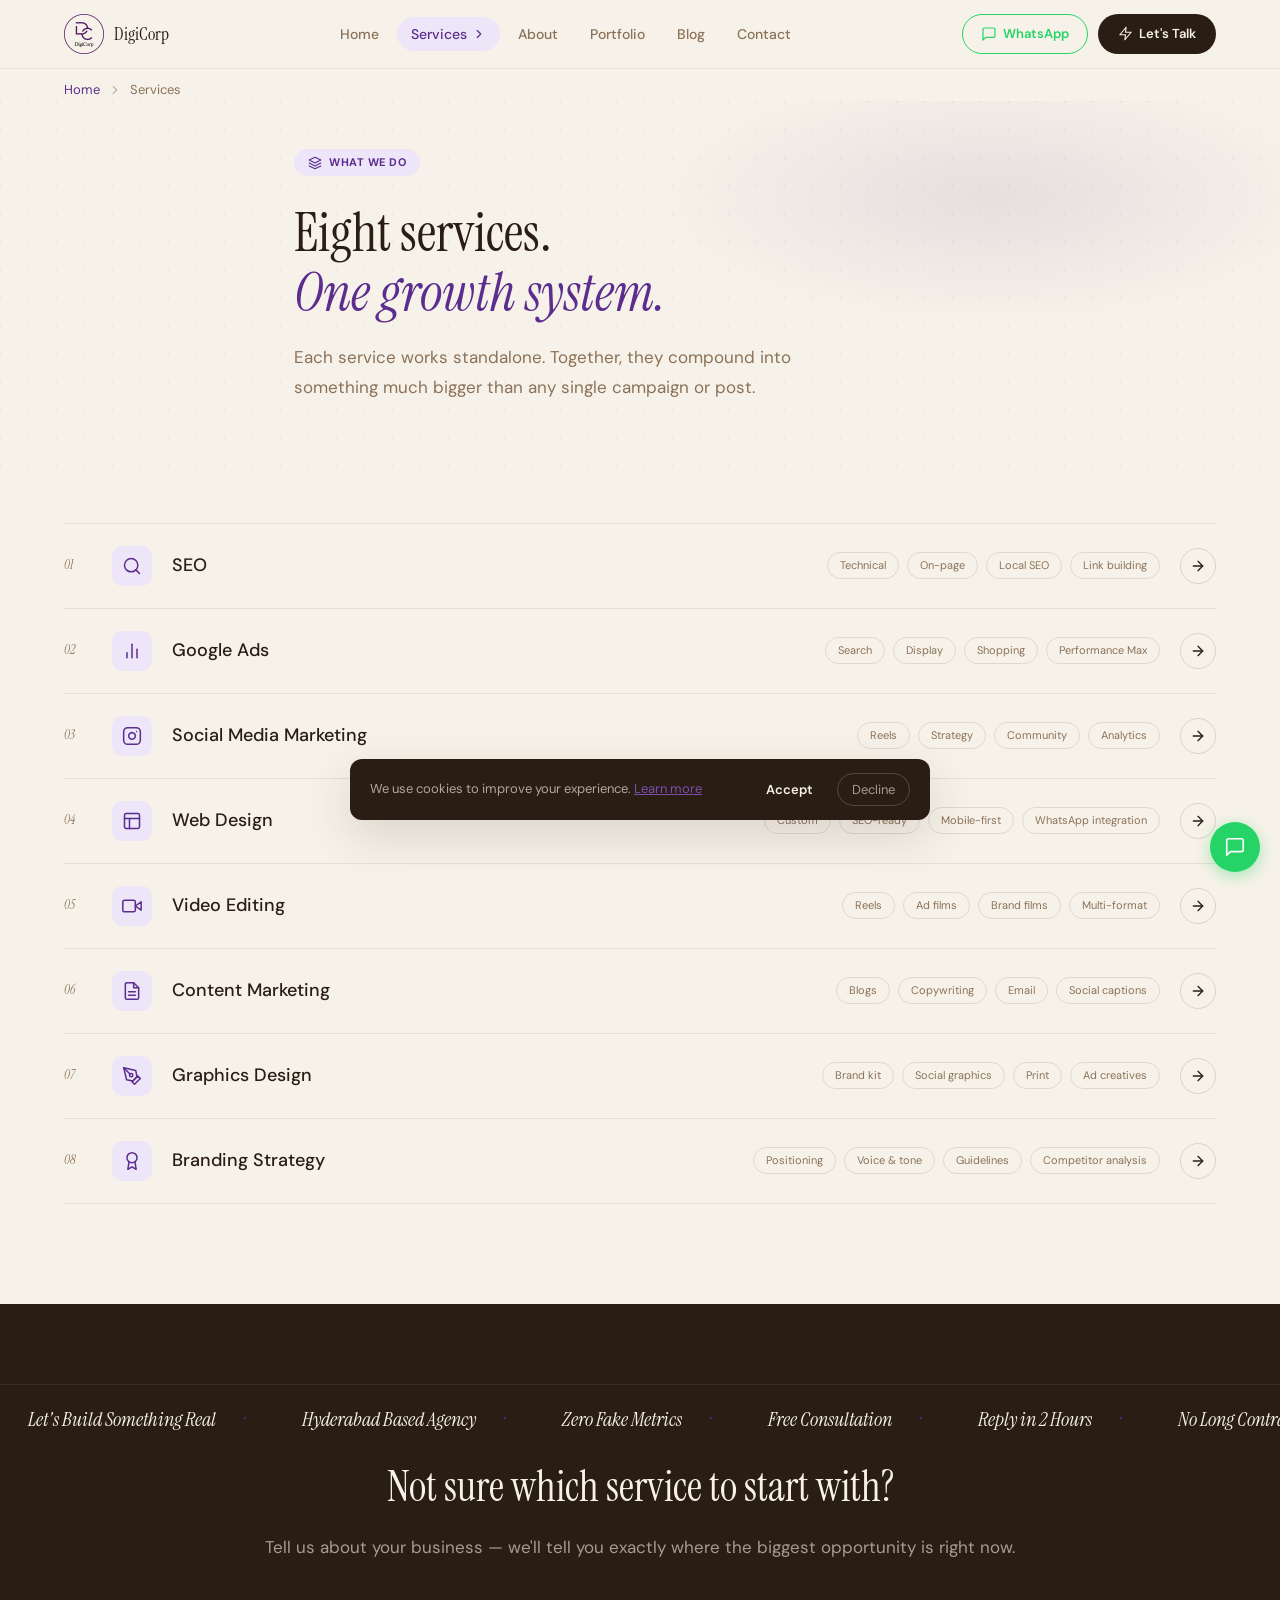
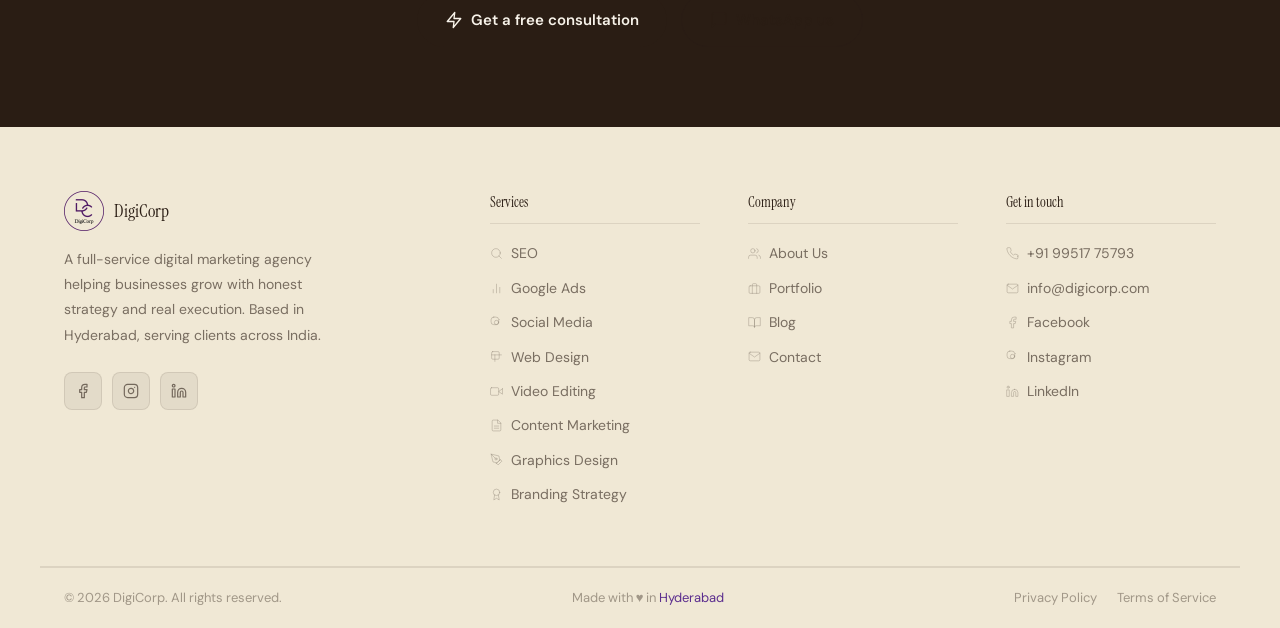
<file: services.html>
<!DOCTYPE html>
<html lang="en">
<head>
<meta charset="UTF-8">
<meta name="viewport" content="width=device-width, initial-scale=1.0">
<title>Services — DigiCorp | Digital Marketing Agency Hyderabad</title>
<meta name="description" content="DigiCorp offers 8 digital marketing services — SEO, Google Ads, social media, web design, video editing, content marketing, graphics design, and branding strategy.">
<meta name="keywords" content="digital marketing agency Hyderabad, SEO Hyderabad, social media marketing Hyderabad, Google Ads, digital marketing agency India">
<meta property="og:title" content="Services — DigiCorp">
<meta property="og:description" content="DigiCorp offers 8 digital marketing services — SEO, Google Ads, social media, web design, video editing, content marketing, graphics design, and branding strategy.">
<meta property="og:type" content="website">
<link rel="preconnect" href="https://fonts.googleapis.com">
<link rel="preconnect" href="https://fonts.gstatic.com" crossorigin>
<link href="https://fonts.googleapis.com/css2?family=Instrument+Serif:ital@0;1&family=DM+Sans:opsz,wght@9..40,300;9..40,400;9..40,500;9..40,600&display=swap" rel="stylesheet">
<link rel="stylesheet" href="css/style.css">
</head>
<body>
<div id="progress-bar"></div>
<div id="preloader"><div class="pre-inner"><img src="Digicorplogo.png" alt="DigiCorp" class="logo-img"><div class="pre-bar"><div class="pre-fill"></div></div></div></div>
<header class="navbar" id="navbar">
  <div class="nav-inner">
    <a href="index.html" class="nav-brand"><img src="Digicorplogo.png" alt="DigiCorp" class="logo-img"><span class="nav-brand-name">DigiCorp</span></a>
    <nav class="nav-links" id="navLinks"><a href="index.html" class="nav-link">Home</a><div class="dd-wrap"><button class="nav-link dd-btn  active">Services <svg width="14" height="14" viewBox="0 0 24 24" fill="none" stroke="currentColor" stroke-width="2" stroke-linecap="round" stroke-linejoin="round"><polyline points="9 18 15 12 9 6"/></svg></button><div class="dd-menu"><a href="seo.html" class="dd-item"><svg width="16" height="16" viewBox="0 0 24 24" fill="none" stroke="currentColor" stroke-width="1.8" stroke-linecap="round" stroke-linejoin="round"><circle cx="11" cy="11" r="8"/><line x1="21" y1="21" x2="16.65" y2="16.65"/></svg>SEO</a><a href="google-ads.html" class="dd-item"><svg width="16" height="16" viewBox="0 0 24 24" fill="none" stroke="currentColor" stroke-width="1.8" stroke-linecap="round" stroke-linejoin="round"><line x1="18" y1="20" x2="18" y2="10"/><line x1="12" y1="20" x2="12" y2="4"/><line x1="6" y1="20" x2="6" y2="14"/></svg>Google Ads</a><a href="social-media.html" class="dd-item"><svg width="16" height="16" viewBox="0 0 24 24" fill="none" stroke="currentColor" stroke-width="1.8" stroke-linecap="round" stroke-linejoin="round"><rect x="2" y="2" width="16" height="16" rx="5"/><path d="M16 11.37A4 4 0 1 1 12.63 8 4 4 0 0 1 16 11.37z"/><line x1="17.5" y1="6.5" x2="17.51" y2="6.5"/></svg>Social Media</a><a href="web-design.html" class="dd-item"><svg width="16" height="16" viewBox="0 0 24 24" fill="none" stroke="currentColor" stroke-width="1.8" stroke-linecap="round" stroke-linejoin="round"><rect x="3" y="3" width="16" height="16" rx="2"/><line x1="3" y1="9" x2="21" y2="9"/><line x1="9" y1="21" x2="9" y2="9"/></svg>Web Design</a><a href="video-editing.html" class="dd-item"><svg width="16" height="16" viewBox="0 0 24 24" fill="none" stroke="currentColor" stroke-width="1.8" stroke-linecap="round" stroke-linejoin="round"><polygon points="23 7 16 12 23 17 23 7"/><rect x="1" y="5" width="15" height="14" rx="2"/></svg>Video Editing</a><a href="content-marketing.html" class="dd-item"><svg width="16" height="16" viewBox="0 0 24 24" fill="none" stroke="currentColor" stroke-width="1.8" stroke-linecap="round" stroke-linejoin="round"><path d="M14 2H6a2 2 0 0 0-2 2v16a2 2 0 0 0 2 2h12a2 2 0 0 0 2-2V8z"/><polyline points="14 2 14 8 20 8"/><line x1="16" y1="13" x2="8" y2="13"/><line x1="16" y1="17" x2="8" y2="17"/></svg>Content Marketing</a><a href="graphics-design.html" class="dd-item"><svg width="16" height="16" viewBox="0 0 24 24" fill="none" stroke="currentColor" stroke-width="1.8" stroke-linecap="round" stroke-linejoin="round"><path d="M12 19l7-7 3 3-7 7-3-3z"/><path d="M18 13l-1.5-7.5L2 2l3.5 14.5L13 18l5-5z"/><path d="M2 2l7.586 7.586"/><circle cx="11" cy="11" r="2"/></svg>Graphics Design</a><a href="branding.html" class="dd-item"><svg width="16" height="16" viewBox="0 0 24 24" fill="none" stroke="currentColor" stroke-width="1.8" stroke-linecap="round" stroke-linejoin="round"><circle cx="12" cy="8" r="6"/><path d="M15.477 12.89L17 22l-5-3-5 3 1.523-9.11"/></svg>Branding Strategy</a></div></div><a href="about.html" class="nav-link">About</a><a href="portfolio.html" class="nav-link">Portfolio</a><a href="blog.html" class="nav-link">Blog</a><a href="contact.html" class="nav-link">Contact</a></nav>
    <div class="nav-actions">
      <a href="https://wa.me/919951775793?text=Hi%20DigiCorp%2C%20I%20want%20to%20discuss%20digital%20marketing%20for%20my%20business." target="_blank" class="btn-wa"><svg width="16" height="16" viewBox="0 0 24 24" fill="none" stroke="currentColor" stroke-width="1.8" stroke-linecap="round" stroke-linejoin="round"><path d="M21 15a2 2 0 0 1-2 2H7l-4 4V5a2 2 0 0 1 2-2h14a2 2 0 0 1 2 2z"/></svg>WhatsApp</a>
      <a href="contact.html" class="btn-talk"><svg width="15" height="15" viewBox="0 0 24 24" fill="none" stroke="currentColor" stroke-width="1.8" stroke-linecap="round" stroke-linejoin="round"><polygon points="13 2 3 14 12 14 11 22 21 10 12 10 13 2"/></svg>Let's Talk</a>
    </div>
    <button class="hamburger" id="hamburger" aria-label="Menu"><span></span><span></span><span></span></button>
  </div>
</header>
<div class="mob-nav" id="mobNav">
  <a href="index.html" class="mob-link"><svg width="16" height="16" viewBox="0 0 24 24" fill="none" stroke="currentColor" stroke-width="1.8" stroke-linecap="round" stroke-linejoin="round"><path d="M3 9l9-7 9 7v11a2 2 0 0 1-2 2H5a2 2 0 0 1-2-2z"/><polyline points="9 22 9 12 15 12 15 22"/></svg>Home</a>
  <div class="mob-dd">
    <button class="mob-dd-btn" id="mobDdBtn"><svg width="16" height="16" viewBox="0 0 24 24" fill="none" stroke="currentColor" stroke-width="1.8" stroke-linecap="round" stroke-linejoin="round"><polygon points="12 2 2 7 12 12 22 7 12 2"/><polyline points="2 17 12 22 22 17"/><polyline points="2 12 12 17 22 12"/></svg>Services <svg width="14" height="14" viewBox="0 0 24 24" fill="none" stroke="currentColor" stroke-width="2" stroke-linecap="round" stroke-linejoin="round"><polyline points="9 18 15 12 9 6"/></svg></button>
    <div class="mob-svc-grid" id="mobSvcGrid"><a href="seo.html" class="mob-svc-link"><svg width="14" height="14" viewBox="0 0 24 24" fill="none" stroke="currentColor" stroke-width="1.8" stroke-linecap="round" stroke-linejoin="round"><circle cx="11" cy="11" r="8"/><line x1="21" y1="21" x2="16.65" y2="16.65"/></svg>SEO</a><a href="google-ads.html" class="mob-svc-link"><svg width="14" height="14" viewBox="0 0 24 24" fill="none" stroke="currentColor" stroke-width="1.8" stroke-linecap="round" stroke-linejoin="round"><line x1="18" y1="20" x2="18" y2="10"/><line x1="12" y1="20" x2="12" y2="4"/><line x1="6" y1="20" x2="6" y2="14"/></svg>Google Ads</a><a href="social-media.html" class="mob-svc-link"><svg width="14" height="14" viewBox="0 0 24 24" fill="none" stroke="currentColor" stroke-width="1.8" stroke-linecap="round" stroke-linejoin="round"><rect x="2" y="2" width="14" height="14" rx="5"/><path d="M16 11.37A4 4 0 1 1 12.63 8 4 4 0 0 1 16 11.37z"/><line x1="17.5" y1="6.5" x2="17.51" y2="6.5"/></svg>Social Media</a><a href="web-design.html" class="mob-svc-link"><svg width="14" height="14" viewBox="0 0 24 24" fill="none" stroke="currentColor" stroke-width="1.8" stroke-linecap="round" stroke-linejoin="round"><rect x="3" y="3" width="14" height="14" rx="2"/><line x1="3" y1="9" x2="21" y2="9"/><line x1="9" y1="21" x2="9" y2="9"/></svg>Web Design</a><a href="video-editing.html" class="mob-svc-link"><svg width="14" height="14" viewBox="0 0 24 24" fill="none" stroke="currentColor" stroke-width="1.8" stroke-linecap="round" stroke-linejoin="round"><polygon points="23 7 16 12 23 17 23 7"/><rect x="1" y="5" width="15" height="14" rx="2"/></svg>Video Editing</a><a href="content-marketing.html" class="mob-svc-link"><svg width="14" height="14" viewBox="0 0 24 24" fill="none" stroke="currentColor" stroke-width="1.8" stroke-linecap="round" stroke-linejoin="round"><path d="M14 2H6a2 2 0 0 0-2 2v16a2 2 0 0 0 2 2h12a2 2 0 0 0 2-2V8z"/><polyline points="14 2 14 8 20 8"/><line x1="16" y1="13" x2="8" y2="13"/><line x1="16" y1="17" x2="8" y2="17"/></svg>Content Marketing</a><a href="graphics-design.html" class="mob-svc-link"><svg width="14" height="14" viewBox="0 0 24 24" fill="none" stroke="currentColor" stroke-width="1.8" stroke-linecap="round" stroke-linejoin="round"><path d="M12 19l7-7 3 3-7 7-3-3z"/><path d="M18 13l-1.5-7.5L2 2l3.5 14.5L13 18l5-5z"/><path d="M2 2l7.586 7.586"/><circle cx="11" cy="11" r="2"/></svg>Graphics Design</a><a href="branding.html" class="mob-svc-link"><svg width="14" height="14" viewBox="0 0 24 24" fill="none" stroke="currentColor" stroke-width="1.8" stroke-linecap="round" stroke-linejoin="round"><circle cx="12" cy="8" r="6"/><path d="M15.477 12.89L17 22l-5-3-5 3 1.523-9.11"/></svg>Branding Strategy</a></div>
  </div>
  <a href="about.html" class="mob-link"><svg width="16" height="16" viewBox="0 0 24 24" fill="none" stroke="currentColor" stroke-width="1.8" stroke-linecap="round" stroke-linejoin="round"><path d="M17 21v-2a4 4 0 0 0-4-4H5a4 4 0 0 0-4 4v2"/><circle cx="9" cy="7" r="4"/><path d="M23 21v-2a4 4 0 0 0-3-3.87"/><path d="M16 3.13a4 4 0 0 1 0 7.75"/></svg>About</a>
  <a href="portfolio.html" class="mob-link"><svg width="16" height="16" viewBox="0 0 24 24" fill="none" stroke="currentColor" stroke-width="1.8" stroke-linecap="round" stroke-linejoin="round"><rect x="2" y="7" width="20" height="14" rx="2"/><path d="M16 21V5a2 2 0 0 0-2-2h-4a2 2 0 0 0-2 2v16"/></svg>Portfolio</a>
  <a href="blog.html" class="mob-link"><svg width="16" height="16" viewBox="0 0 24 24" fill="none" stroke="currentColor" stroke-width="1.8" stroke-linecap="round" stroke-linejoin="round"><path d="M2 3h6a4 4 0 0 1 4 4v14a3 3 0 0 0-3-3H2z"/><path d="M22 3h-6a4 4 0 0 0-4 4v14a3 3 0 0 1 3-3h7z"/></svg>Blog</a>
  <a href="contact.html" class="mob-link"><svg width="16" height="16" viewBox="0 0 24 24" fill="none" stroke="currentColor" stroke-width="1.8" stroke-linecap="round" stroke-linejoin="round"><path d="M4 4h16c1.1 0 2 .9 2 2v12c0 1.1-.9 2-2 2H4c-1.1 0-2-.9-2-2V6c0-1.1.9-2 2-2z"/><polyline points="22,6 12,13 2,6"/></svg>Contact</a>
  <div class="mob-actions">
    <a href="https://wa.me/919951775793?text=Hi%20DigiCorp%2C%20I%20want%20to%20discuss%20digital%20marketing%20for%20my%20business." target="_blank" class="btn-wa w100">WhatsApp us</a>
    <a href="contact.html" class="btn-talk w100">Let's Talk</a>
  </div>
</div>
<div class="breadcrumb"><div class="container bc-inner"><a href="index.html">Home</a><svg width="14" height="14" viewBox="0 0 24 24" fill="none" stroke="currentColor" stroke-width="2" stroke-linecap="round" stroke-linejoin="round"><polyline points="9 18 15 12 9 6"/></svg><span>Services</span></div></div>
<section class="page-hero">
  <div class="hero-bg"></div>
  <div class="container page-hero-inner">
    <span class="section-label"><svg width="14" height="14" viewBox="0 0 24 24" fill="none" stroke="currentColor" stroke-width="1.8" stroke-linecap="round" stroke-linejoin="round"><polygon points="12 2 2 7 12 12 22 7 12 2"/><polyline points="2 17 12 22 22 17"/><polyline points="2 12 12 17 22 12"/></svg>What we do</span>
    <h1 class="page-hero-title">Eight services.<br><em>One growth system.</em></h1>
    <p class="page-hero-sub">Each service works standalone. Together, they compound into something much bigger than any single campaign or post.</p>
  </div>
</section>
<section class="section svc-section" style="padding-top:40px;">
  <div class="container">
    <div class="svc-list">
      <a href="seo.html" class="svc-row reveal">
  <span class="svc-num">01</span>
  <div class="svc-icon"><svg width="20" height="20" viewBox="0 0 24 24" fill="none" stroke="currentColor" stroke-width="1.8" stroke-linecap="round" stroke-linejoin="round"><circle cx="11" cy="11" r="8"/><line x1="21" y1="21" x2="16.65" y2="16.65"/></svg></div>
  <span class="svc-name">SEO</span>
  <div class="svc-tags"><span class="svc-tag">Technical</span><span class="svc-tag">On-page</span><span class="svc-tag">Local SEO</span><span class="svc-tag">Link building</span></div>
  <div class="svc-arrow"><svg width="16" height="16" viewBox="0 0 24 24" fill="none" stroke="currentColor" stroke-width="2" stroke-linecap="round" stroke-linejoin="round"><line x1="5" y1="12" x2="19" y2="12"/><polyline points="12 5 19 12 12 19"/></svg></div>
</a>
      <a href="google-ads.html" class="svc-row reveal">
  <span class="svc-num">02</span>
  <div class="svc-icon"><svg width="20" height="20" viewBox="0 0 24 24" fill="none" stroke="currentColor" stroke-width="1.8" stroke-linecap="round" stroke-linejoin="round"><line x1="18" y1="20" x2="18" y2="10"/><line x1="12" y1="20" x2="12" y2="4"/><line x1="6" y1="20" x2="6" y2="14"/></svg></div>
  <span class="svc-name">Google Ads</span>
  <div class="svc-tags"><span class="svc-tag">Search</span><span class="svc-tag">Display</span><span class="svc-tag">Shopping</span><span class="svc-tag">Performance Max</span></div>
  <div class="svc-arrow"><svg width="16" height="16" viewBox="0 0 24 24" fill="none" stroke="currentColor" stroke-width="2" stroke-linecap="round" stroke-linejoin="round"><line x1="5" y1="12" x2="19" y2="12"/><polyline points="12 5 19 12 12 19"/></svg></div>
</a>
      <a href="social-media.html" class="svc-row reveal">
  <span class="svc-num">03</span>
  <div class="svc-icon"><svg width="20" height="20" viewBox="0 0 24 24" fill="none" stroke="currentColor" stroke-width="1.8" stroke-linecap="round" stroke-linejoin="round"><rect x="2" y="2" width="20" height="20" rx="5"/><path d="M16 11.37A4 4 0 1 1 12.63 8 4 4 0 0 1 16 11.37z"/><line x1="17.5" y1="6.5" x2="17.51" y2="6.5"/></svg></div>
  <span class="svc-name">Social Media Marketing</span>
  <div class="svc-tags"><span class="svc-tag">Reels</span><span class="svc-tag">Strategy</span><span class="svc-tag">Community</span><span class="svc-tag">Analytics</span></div>
  <div class="svc-arrow"><svg width="16" height="16" viewBox="0 0 24 24" fill="none" stroke="currentColor" stroke-width="2" stroke-linecap="round" stroke-linejoin="round"><line x1="5" y1="12" x2="19" y2="12"/><polyline points="12 5 19 12 12 19"/></svg></div>
</a>
      <a href="web-design.html" class="svc-row reveal">
  <span class="svc-num">04</span>
  <div class="svc-icon"><svg width="20" height="20" viewBox="0 0 24 24" fill="none" stroke="currentColor" stroke-width="1.8" stroke-linecap="round" stroke-linejoin="round"><rect x="3" y="3" width="18" height="18" rx="2"/><line x1="3" y1="9" x2="21" y2="9"/><line x1="9" y1="21" x2="9" y2="9"/></svg></div>
  <span class="svc-name">Web Design</span>
  <div class="svc-tags"><span class="svc-tag">Custom</span><span class="svc-tag">SEO-ready</span><span class="svc-tag">Mobile-first</span><span class="svc-tag">WhatsApp integration</span></div>
  <div class="svc-arrow"><svg width="16" height="16" viewBox="0 0 24 24" fill="none" stroke="currentColor" stroke-width="2" stroke-linecap="round" stroke-linejoin="round"><line x1="5" y1="12" x2="19" y2="12"/><polyline points="12 5 19 12 12 19"/></svg></div>
</a>
      <a href="video-editing.html" class="svc-row reveal">
  <span class="svc-num">05</span>
  <div class="svc-icon"><svg width="20" height="20" viewBox="0 0 24 24" fill="none" stroke="currentColor" stroke-width="1.8" stroke-linecap="round" stroke-linejoin="round"><polygon points="23 7 16 12 23 17 23 7"/><rect x="1" y="5" width="15" height="14" rx="2"/></svg></div>
  <span class="svc-name">Video Editing</span>
  <div class="svc-tags"><span class="svc-tag">Reels</span><span class="svc-tag">Ad films</span><span class="svc-tag">Brand films</span><span class="svc-tag">Multi-format</span></div>
  <div class="svc-arrow"><svg width="16" height="16" viewBox="0 0 24 24" fill="none" stroke="currentColor" stroke-width="2" stroke-linecap="round" stroke-linejoin="round"><line x1="5" y1="12" x2="19" y2="12"/><polyline points="12 5 19 12 12 19"/></svg></div>
</a>
      <a href="content-marketing.html" class="svc-row reveal">
  <span class="svc-num">06</span>
  <div class="svc-icon"><svg width="20" height="20" viewBox="0 0 24 24" fill="none" stroke="currentColor" stroke-width="1.8" stroke-linecap="round" stroke-linejoin="round"><path d="M14 2H6a2 2 0 0 0-2 2v16a2 2 0 0 0 2 2h12a2 2 0 0 0 2-2V8z"/><polyline points="14 2 14 8 20 8"/><line x1="16" y1="13" x2="8" y2="13"/><line x1="16" y1="17" x2="8" y2="17"/></svg></div>
  <span class="svc-name">Content Marketing</span>
  <div class="svc-tags"><span class="svc-tag">Blogs</span><span class="svc-tag">Copywriting</span><span class="svc-tag">Email</span><span class="svc-tag">Social captions</span></div>
  <div class="svc-arrow"><svg width="16" height="16" viewBox="0 0 24 24" fill="none" stroke="currentColor" stroke-width="2" stroke-linecap="round" stroke-linejoin="round"><line x1="5" y1="12" x2="19" y2="12"/><polyline points="12 5 19 12 12 19"/></svg></div>
</a>
      <a href="graphics-design.html" class="svc-row reveal">
  <span class="svc-num">07</span>
  <div class="svc-icon"><svg width="20" height="20" viewBox="0 0 24 24" fill="none" stroke="currentColor" stroke-width="1.8" stroke-linecap="round" stroke-linejoin="round"><path d="M12 19l7-7 3 3-7 7-3-3z"/><path d="M18 13l-1.5-7.5L2 2l3.5 14.5L13 18l5-5z"/><path d="M2 2l7.586 7.586"/><circle cx="11" cy="11" r="2"/></svg></div>
  <span class="svc-name">Graphics Design</span>
  <div class="svc-tags"><span class="svc-tag">Brand kit</span><span class="svc-tag">Social graphics</span><span class="svc-tag">Print</span><span class="svc-tag">Ad creatives</span></div>
  <div class="svc-arrow"><svg width="16" height="16" viewBox="0 0 24 24" fill="none" stroke="currentColor" stroke-width="2" stroke-linecap="round" stroke-linejoin="round"><line x1="5" y1="12" x2="19" y2="12"/><polyline points="12 5 19 12 12 19"/></svg></div>
</a>
      <a href="branding.html" class="svc-row reveal">
  <span class="svc-num">08</span>
  <div class="svc-icon"><svg width="20" height="20" viewBox="0 0 24 24" fill="none" stroke="currentColor" stroke-width="1.8" stroke-linecap="round" stroke-linejoin="round"><circle cx="12" cy="8" r="6"/><path d="M15.477 12.89L17 22l-5-3-5 3 1.523-9.11"/></svg></div>
  <span class="svc-name">Branding Strategy</span>
  <div class="svc-tags"><span class="svc-tag">Positioning</span><span class="svc-tag">Voice & tone</span><span class="svc-tag">Guidelines</span><span class="svc-tag">Competitor analysis</span></div>
  <div class="svc-arrow"><svg width="16" height="16" viewBox="0 0 24 24" fill="none" stroke="currentColor" stroke-width="2" stroke-linecap="round" stroke-linejoin="round"><line x1="5" y1="12" x2="19" y2="12"/><polyline points="12 5 19 12 12 19"/></svg></div>
</a>
    </div>
  </div>
</section>
<section class="cta-band">
  <div class="marquee-wrap"><div class="marquee-track"><span class="mq-item">Let's Build Something Real<span class="mq-dot">·</span></span><span class="mq-item">Hyderabad Based Agency<span class="mq-dot">·</span></span><span class="mq-item">Zero Fake Metrics<span class="mq-dot">·</span></span><span class="mq-item">Free Consultation<span class="mq-dot">·</span></span><span class="mq-item">Reply in 2 Hours<span class="mq-dot">·</span></span><span class="mq-item">No Long Contracts<span class="mq-dot">·</span></span><span class="mq-item">Let's Build Something Real<span class="mq-dot">·</span></span><span class="mq-item">Hyderabad Based Agency<span class="mq-dot">·</span></span><span class="mq-item">Zero Fake Metrics<span class="mq-dot">·</span></span><span class="mq-item">Free Consultation<span class="mq-dot">·</span></span><span class="mq-item">Reply in 2 Hours<span class="mq-dot">·</span></span><span class="mq-item">No Long Contracts<span class="mq-dot">·</span></span><span class="mq-item">Let's Build Something Real<span class="mq-dot">·</span></span><span class="mq-item">Hyderabad Based Agency<span class="mq-dot">·</span></span><span class="mq-item">Zero Fake Metrics<span class="mq-dot">·</span></span><span class="mq-item">Free Consultation<span class="mq-dot">·</span></span><span class="mq-item">Reply in 2 Hours<span class="mq-dot">·</span></span><span class="mq-item">No Long Contracts<span class="mq-dot">·</span></span></div></div>
  <div class="container cta-band-inner">
    <h2>Not sure which service to start with?</h2>
    <p>Tell us about your business — we'll tell you exactly where the biggest opportunity is right now.</p>
    <div class="cta-btns">
      <a href="contact.html" class="btn-talk-lg"><svg width="18" height="18" viewBox="0 0 24 24" fill="none" stroke="currentColor" stroke-width="1.8" stroke-linecap="round" stroke-linejoin="round"><polygon points="13 2 3 14 12 14 11 22 21 10 12 10 13 2"/></svg>Get a free consultation</a>
      <a href="https://wa.me/919951775793?text=Hi%20DigiCorp%2C%20I%20want%20to%20discuss%20digital%20marketing%20for%20my%20business." target="_blank" class="btn-outline-lg"><svg width="18" height="18" viewBox="0 0 24 24" fill="none" stroke="currentColor" stroke-width="1.8" stroke-linecap="round" stroke-linejoin="round"><path d="M21 15a2 2 0 0 1-2 2H7l-4 4V5a2 2 0 0 1 2-2h14a2 2 0 0 1 2 2z"/></svg>WhatsApp us</a>
    </div>
  </div>
</section>
<footer class="footer">
  <div class="footer-top">
    <div class="footer-brand">
      <a href="index.html" class="footer-logo"><img src="Digicorplogo.png" alt="DigiCorp" class="logo-img"><span>DigiCorp</span></a>
      <p class="footer-desc">A full-service digital marketing agency helping businesses grow with honest strategy and real execution. Based in Hyderabad, serving clients across India.</p>
      <div class="footer-social">
        <a href="https://www.facebook.com/profile.php?id=61591775640880" target="_blank" aria-label="Facebook"><svg width="18" height="18" viewBox="0 0 24 24" fill="none" stroke="currentColor" stroke-width="1.8" stroke-linecap="round" stroke-linejoin="round"><path d="M18 2h-3a5 5 0 0 0-5 5v3H7v4h3v8h4v-8h3l1-4h-4V7a1 1 0 0 1 1-1h3z"/></svg></a>
        <a href="https://www.instagram.com/digicorp.hyd/" target="_blank" aria-label="Instagram"><svg width="20" height="20" viewBox="0 0 24 24" fill="none" stroke="currentColor" stroke-width="1.8" stroke-linecap="round" stroke-linejoin="round"><rect x="2" y="2" width="20" height="20" rx="5"/><path d="M16 11.37A4 4 0 1 1 12.63 8 4 4 0 0 1 16 11.37z"/><line x1="17.5" y1="6.5" x2="17.51" y2="6.5"/></svg></a>
        <a href="https://www.linkedin.com/company/digicorp-hyd" target="_blank" aria-label="LinkedIn"><svg width="18" height="18" viewBox="0 0 24 24" fill="none" stroke="currentColor" stroke-width="1.8" stroke-linecap="round" stroke-linejoin="round"><path d="M16 8a6 6 0 0 1 6 6v7h-4v-7a2 2 0 0 0-2-2 2 2 0 0 0-2 2v7h-4v-7a6 6 0 0 1 6-6z"/><rect x="2" y="9" width="4" height="12"/><circle cx="4" cy="4" r="2"/></svg></a>
      </div>
    </div>
    <div class="footer-col">
      <h4>Services</h4>
      <a href="seo.html"><svg width="14" height="14" viewBox="0 0 24 24" fill="none" stroke="currentColor" stroke-width="1.8" stroke-linecap="round" stroke-linejoin="round"><circle cx="11" cy="11" r="8"/><line x1="21" y1="21" x2="16.65" y2="16.65"/></svg>SEO</a>
      <a href="google-ads.html"><svg width="14" height="14" viewBox="0 0 24 24" fill="none" stroke="currentColor" stroke-width="1.8" stroke-linecap="round" stroke-linejoin="round"><line x1="18" y1="20" x2="18" y2="10"/><line x1="12" y1="20" x2="12" y2="4"/><line x1="6" y1="20" x2="6" y2="14"/></svg>Google Ads</a>
      <a href="social-media.html"><svg width="14" height="14" viewBox="0 0 24 24" fill="none" stroke="currentColor" stroke-width="1.8" stroke-linecap="round" stroke-linejoin="round"><rect x="2" y="2" width="14" height="14" rx="5"/><path d="M16 11.37A4 4 0 1 1 12.63 8 4 4 0 0 1 16 11.37z"/><line x1="17.5" y1="6.5" x2="17.51" y2="6.5"/></svg>Social Media</a>
      <a href="web-design.html"><svg width="14" height="14" viewBox="0 0 24 24" fill="none" stroke="currentColor" stroke-width="1.8" stroke-linecap="round" stroke-linejoin="round"><rect x="3" y="3" width="14" height="14" rx="2"/><line x1="3" y1="9" x2="21" y2="9"/><line x1="9" y1="21" x2="9" y2="9"/></svg>Web Design</a>
      <a href="video-editing.html"><svg width="14" height="14" viewBox="0 0 24 24" fill="none" stroke="currentColor" stroke-width="1.8" stroke-linecap="round" stroke-linejoin="round"><polygon points="23 7 16 12 23 17 23 7"/><rect x="1" y="5" width="15" height="14" rx="2"/></svg>Video Editing</a>
      <a href="content-marketing.html"><svg width="14" height="14" viewBox="0 0 24 24" fill="none" stroke="currentColor" stroke-width="1.8" stroke-linecap="round" stroke-linejoin="round"><path d="M14 2H6a2 2 0 0 0-2 2v16a2 2 0 0 0 2 2h12a2 2 0 0 0 2-2V8z"/><polyline points="14 2 14 8 20 8"/><line x1="16" y1="13" x2="8" y2="13"/><line x1="16" y1="17" x2="8" y2="17"/></svg>Content Marketing</a>
      <a href="graphics-design.html"><svg width="14" height="14" viewBox="0 0 24 24" fill="none" stroke="currentColor" stroke-width="1.8" stroke-linecap="round" stroke-linejoin="round"><path d="M12 19l7-7 3 3-7 7-3-3z"/><path d="M18 13l-1.5-7.5L2 2l3.5 14.5L13 18l5-5z"/><path d="M2 2l7.586 7.586"/><circle cx="11" cy="11" r="2"/></svg>Graphics Design</a>
      <a href="branding.html"><svg width="14" height="14" viewBox="0 0 24 24" fill="none" stroke="currentColor" stroke-width="1.8" stroke-linecap="round" stroke-linejoin="round"><circle cx="12" cy="8" r="6"/><path d="M15.477 12.89L17 22l-5-3-5 3 1.523-9.11"/></svg>Branding Strategy</a>
    </div>
    <div class="footer-col">
      <h4>Company</h4>
      <a href="about.html"><svg width="14" height="14" viewBox="0 0 24 24" fill="none" stroke="currentColor" stroke-width="1.8" stroke-linecap="round" stroke-linejoin="round"><path d="M17 21v-2a4 4 0 0 0-4-4H5a4 4 0 0 0-4 4v2"/><circle cx="9" cy="7" r="4"/><path d="M23 21v-2a4 4 0 0 0-3-3.87"/><path d="M16 3.13a4 4 0 0 1 0 7.75"/></svg>About Us</a>
      <a href="portfolio.html"><svg width="14" height="14" viewBox="0 0 24 24" fill="none" stroke="currentColor" stroke-width="1.8" stroke-linecap="round" stroke-linejoin="round"><rect x="2" y="7" width="20" height="14" rx="2"/><path d="M16 21V5a2 2 0 0 0-2-2h-4a2 2 0 0 0-2 2v16"/></svg>Portfolio</a>
      <a href="blog.html"><svg width="14" height="14" viewBox="0 0 24 24" fill="none" stroke="currentColor" stroke-width="1.8" stroke-linecap="round" stroke-linejoin="round"><path d="M2 3h6a4 4 0 0 1 4 4v14a3 3 0 0 0-3-3H2z"/><path d="M22 3h-6a4 4 0 0 0-4 4v14a3 3 0 0 1 3-3h7z"/></svg>Blog</a>
      <a href="contact.html"><svg width="14" height="14" viewBox="0 0 24 24" fill="none" stroke="currentColor" stroke-width="1.8" stroke-linecap="round" stroke-linejoin="round"><path d="M4 4h16c1.1 0 2 .9 2 2v12c0 1.1-.9 2-2 2H4c-1.1 0-2-.9-2-2V6c0-1.1.9-2 2-2z"/><polyline points="22,6 12,13 2,6"/></svg>Contact</a>
    </div>
    <div class="footer-col">
      <h4>Get in touch</h4>
      <a href="tel:+919951775793"><svg width="14" height="14" viewBox="0 0 24 24" fill="none" stroke="currentColor" stroke-width="1.8" stroke-linecap="round" stroke-linejoin="round"><path d="M22 16.92v3a2 2 0 0 1-2.18 2 19.79 19.79 0 0 1-8.63-3.07A19.5 19.5 0 0 1 4.69 12 19.79 19.79 0 0 1 1.61 3.4 2 2 0 0 1 3.6 1.22h3a2 2 0 0 1 2 1.72c.127.96.361 1.903.7 2.81a2 2 0 0 1-.45 2.11L7.91 8.96a16 16 0 0 0 6.09 6.09l1.32-1.32a2 2 0 0 1 2.11-.45c.907.339 1.85.573 2.81.7A2 2 0 0 1 22 16.92z"/></svg>+91 99517 75793</a>
      <a href="mailto:info@digicorp.com"><svg width="14" height="14" viewBox="0 0 24 24" fill="none" stroke="currentColor" stroke-width="1.8" stroke-linecap="round" stroke-linejoin="round"><path d="M4 4h16c1.1 0 2 .9 2 2v12c0 1.1-.9 2-2 2H4c-1.1 0-2-.9-2-2V6c0-1.1.9-2 2-2z"/><polyline points="22,6 12,13 2,6"/></svg>info@digicorp.com</a>
      <a href="https://www.facebook.com/profile.php?id=61591775640880" target="_blank"><svg width="14" height="14" viewBox="0 0 24 24" fill="none" stroke="currentColor" stroke-width="1.8" stroke-linecap="round" stroke-linejoin="round"><path d="M18 2h-3a5 5 0 0 0-5 5v3H7v4h3v8h4v-8h3l1-4h-4V7a1 1 0 0 1 1-1h3z"/></svg>Facebook</a>
      <a href="https://www.instagram.com/digicorp.hyd/" target="_blank"><svg width="14" height="14" viewBox="0 0 24 24" fill="none" stroke="currentColor" stroke-width="1.8" stroke-linecap="round" stroke-linejoin="round"><rect x="2" y="2" width="14" height="14" rx="5"/><path d="M16 11.37A4 4 0 1 1 12.63 8 4 4 0 0 1 16 11.37z"/><line x1="17.5" y1="6.5" x2="17.51" y2="6.5"/></svg>Instagram</a>
      <a href="https://www.linkedin.com/company/digicorp-hyd" target="_blank"><svg width="14" height="14" viewBox="0 0 24 24" fill="none" stroke="currentColor" stroke-width="1.8" stroke-linecap="round" stroke-linejoin="round"><path d="M16 8a6 6 0 0 1 6 6v7h-4v-7a2 2 0 0 0-2-2 2 2 0 0 0-2 2v7h-4v-7a6 6 0 0 1 6-6z"/><rect x="2" y="9" width="4" height="12"/><circle cx="4" cy="4" r="2"/></svg>LinkedIn</a>
    </div>
  </div>
  <div class="footer-bottom">
    <p>© 2026 DigiCorp. All rights reserved.</p>
    <p class="footer-hyd">Made with ♥ in <span>Hyderabad</span></p>
    <div class="footer-legal">
      <a href="#">Privacy Policy</a>
      <a href="#">Terms of Service</a>
    </div>
  </div>
</footer>
<a href="https://wa.me/919951775793?text=Hi%20DigiCorp%2C%20I%20want%20to%20discuss%20digital%20marketing%20for%20my%20business." target="_blank" class="fab-wa" aria-label="WhatsApp"><svg width="24" height="24" viewBox="0 0 24 24" fill="none" stroke="currentColor" stroke-width="1.8" stroke-linecap="round" stroke-linejoin="round"><path d="M21 15a2 2 0 0 1-2 2H7l-4 4V5a2 2 0 0 1 2-2h14a2 2 0 0 1 2 2z"/></svg></a>
<button class="fab-top" id="fabTop" aria-label="Back to top"><svg width="20" height="20" viewBox="0 0 24 24" fill="none" stroke="currentColor" stroke-width="2" stroke-linecap="round" stroke-linejoin="round"><line x1="12" y1="19" x2="12" y2="5"/><polyline points="5 12 12 5 19 12"/></svg></button>
<div class="mob-bottom-nav">
  <a href="index.html" class="mbn-btn" data-page="index.html"><svg width="22" height="22" viewBox="0 0 24 24" fill="none" stroke="currentColor" stroke-width="1.8" stroke-linecap="round" stroke-linejoin="round"><path d="M3 9l9-7 9 7v11a2 2 0 0 1-2 2H5a2 2 0 0 1-2-2z"/><polyline points="9 22 9 12 15 12 15 22"/></svg><span>Home</span></a>
  <a href="services.html" class="mbn-btn" data-page="services.html"><svg width="22" height="22" viewBox="0 0 24 24" fill="none" stroke="currentColor" stroke-width="1.8" stroke-linecap="round" stroke-linejoin="round"><polygon points="12 2 2 7 12 12 22 7 12 2"/><polyline points="2 17 12 22 22 17"/><polyline points="2 12 12 17 22 12"/></svg><span>Services</span></a>
  <a href="portfolio.html" class="mbn-btn" data-page="portfolio.html"><svg width="22" height="22" viewBox="0 0 24 24" fill="none" stroke="currentColor" stroke-width="1.8" stroke-linecap="round" stroke-linejoin="round"><rect x="2" y="7" width="20" height="14" rx="2"/><path d="M16 21V5a2 2 0 0 0-2-2h-4a2 2 0 0 0-2 2v16"/></svg><span>Work</span></a>
  <a href="contact.html" class="mbn-btn" data-page="contact.html"><svg width="22" height="22" viewBox="0 0 24 24" fill="none" stroke="currentColor" stroke-width="1.8" stroke-linecap="round" stroke-linejoin="round"><path d="M4 4h16c1.1 0 2 .9 2 2v12c0 1.1-.9 2-2 2H4c-1.1 0-2-.9-2-2V6c0-1.1.9-2 2-2z"/><polyline points="22,6 12,13 2,6"/></svg><span>Contact</span></a>
</div>
<div class="exit-overlay" id="exitOverlay">
  <div class="exit-box">
    <button class="exit-close" id="exitClose"><svg width="16" height="16" viewBox="0 0 24 24" fill="none" stroke="currentColor" stroke-width="2" stroke-linecap="round" stroke-linejoin="round"><line x1="18" y1="6" x2="6" y2="18"/><line x1="6" y1="6" x2="18" y2="18"/></svg></button>
    <div class="exit-emoji">🚀</div>
    <h3>Wait — get a free audit first!</h3>
    <p>Before you leave, let us show you exactly where your business is losing ground digitally. Free, no commitment.</p>
    <div class="exit-btns">
      <a href="contact.html" class="btn-talk"><svg width="15" height="15" viewBox="0 0 24 24" fill="none" stroke="currentColor" stroke-width="1.8" stroke-linecap="round" stroke-linejoin="round"><polygon points="13 2 3 14 12 14 11 22 21 10 12 10 13 2"/></svg>Get free audit</a>
      <a href="https://wa.me/919951775793?text=Hi%20DigiCorp%2C%20I%20want%20to%20discuss%20digital%20marketing%20for%20my%20business." target="_blank" class="btn-wa"><svg width="15" height="15" viewBox="0 0 24 24" fill="none" stroke="currentColor" stroke-width="1.8" stroke-linecap="round" stroke-linejoin="round"><path d="M21 15a2 2 0 0 1-2 2H7l-4 4V5a2 2 0 0 1 2-2h14a2 2 0 0 1 2 2z"/></svg>WhatsApp us</a>
    </div>
  </div>
</div>
<div class="cookie-bar" id="cookieBar">
  <p>We use cookies to improve your experience. <a href="#">Learn more</a></p>
  <div class="cookie-btns">
    <button id="cookieAccept" class="btn-talk" style="padding:7px 16px;font-size:13px;">Accept</button>
    <button id="cookieDecline" style="padding:7px 14px;font-size:13px;background:transparent;border:1px solid rgba(247,242,233,0.2);color:rgba(247,242,233,0.6);border-radius:100px;cursor:pointer;">Decline</button>
  </div>
</div>
<script src="js/main.js"></script>
</body>
</html>
</file>
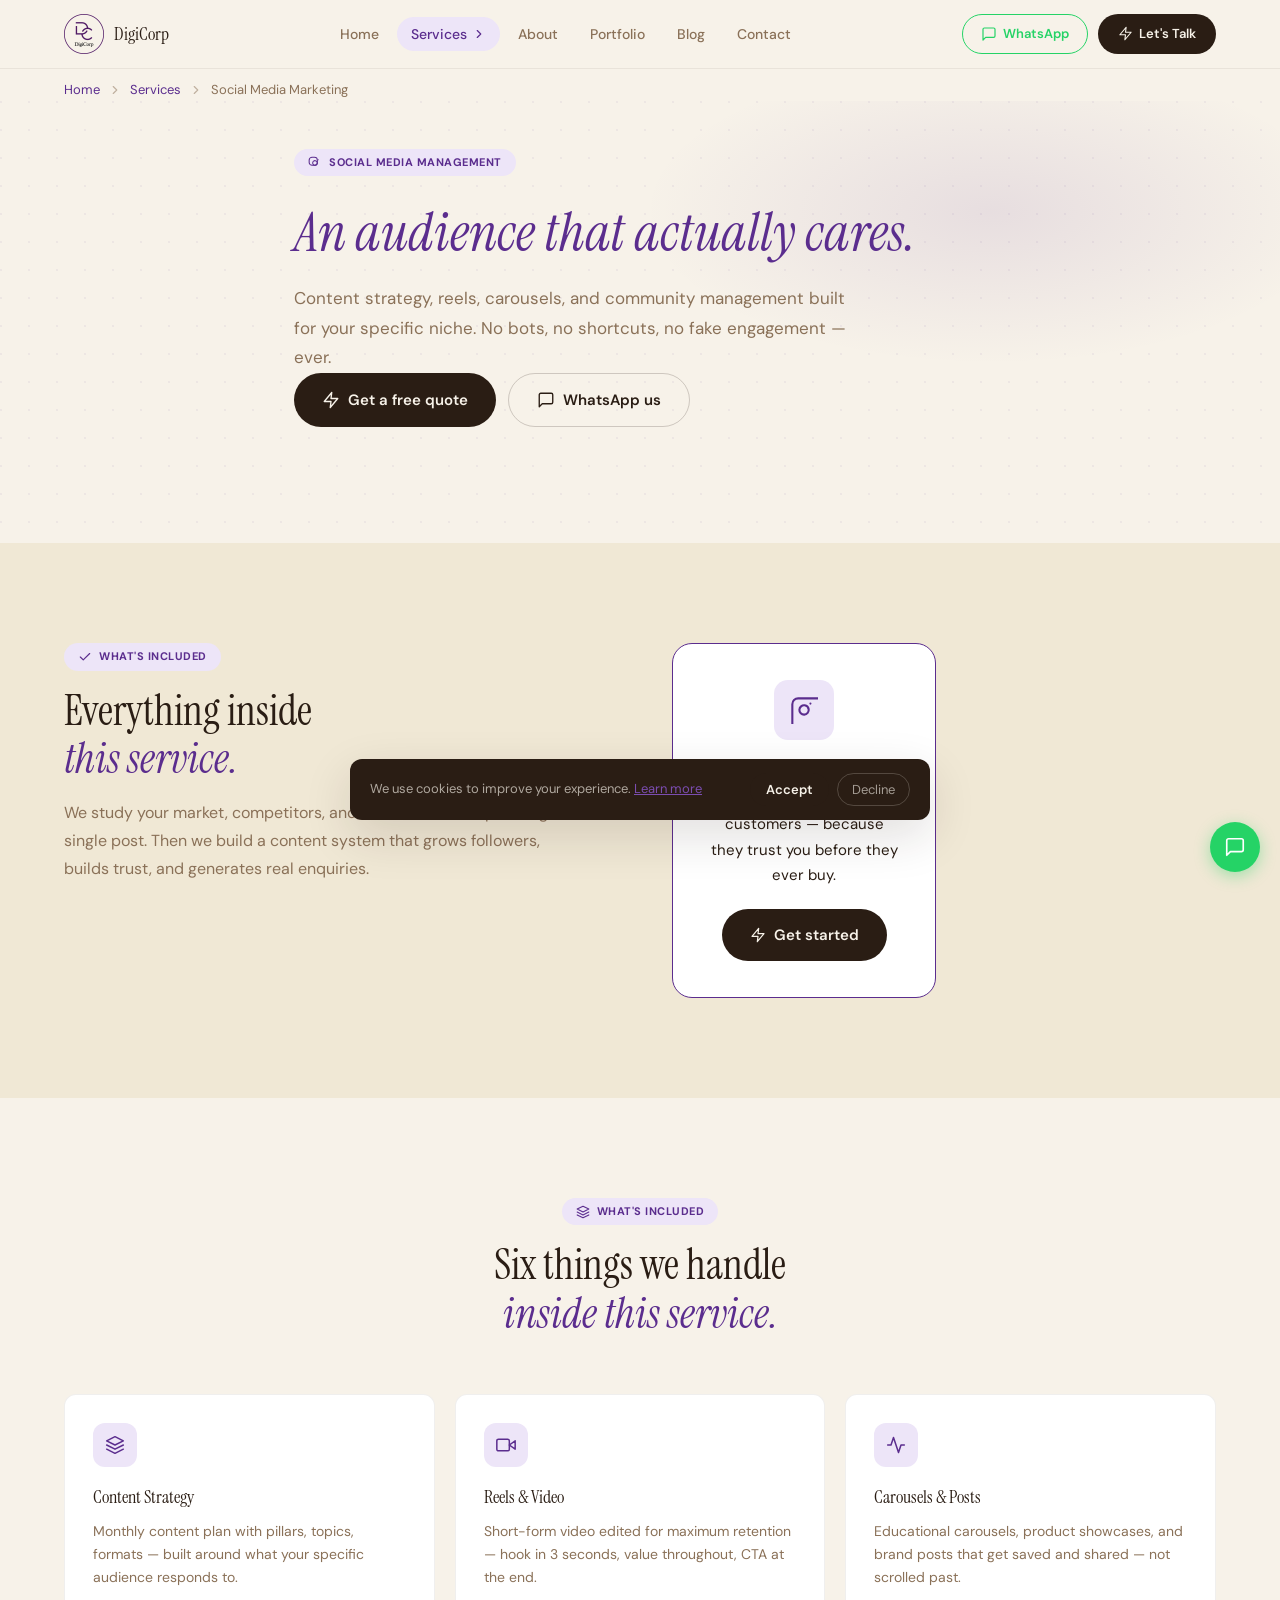
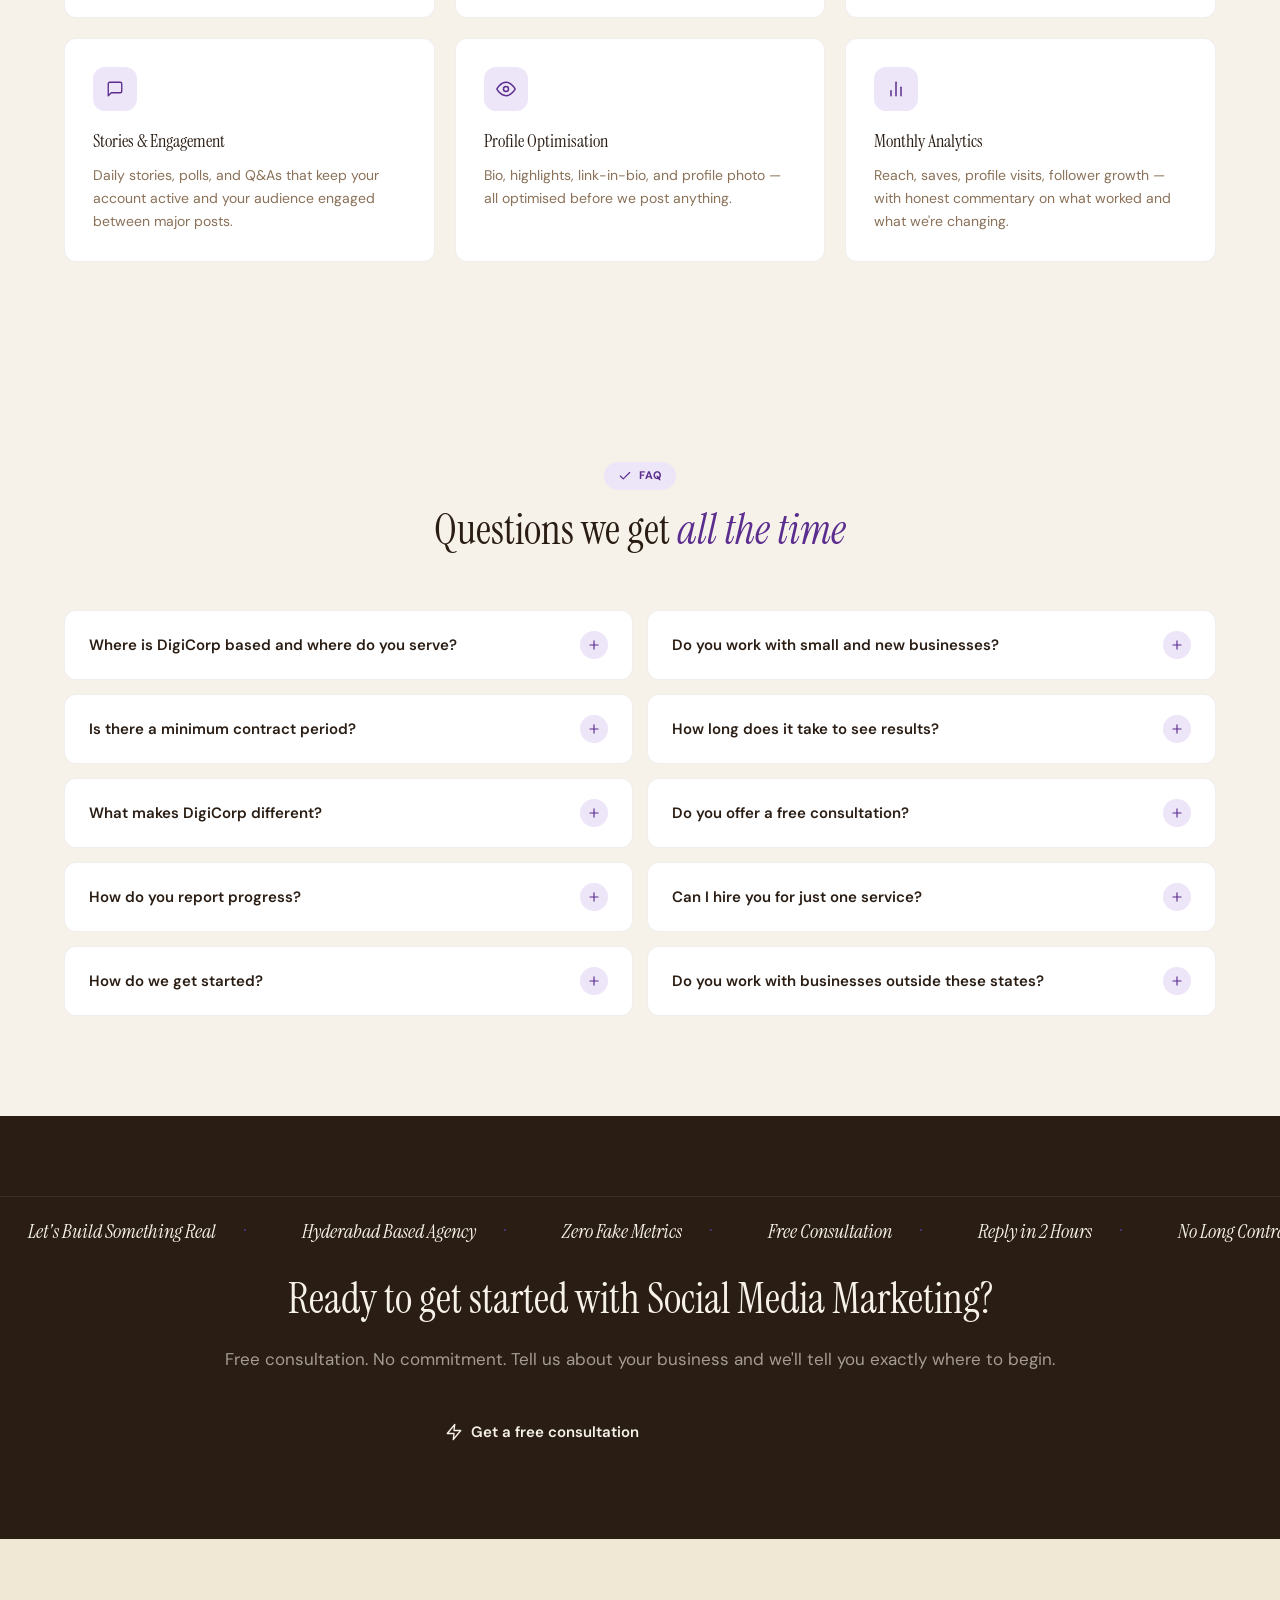
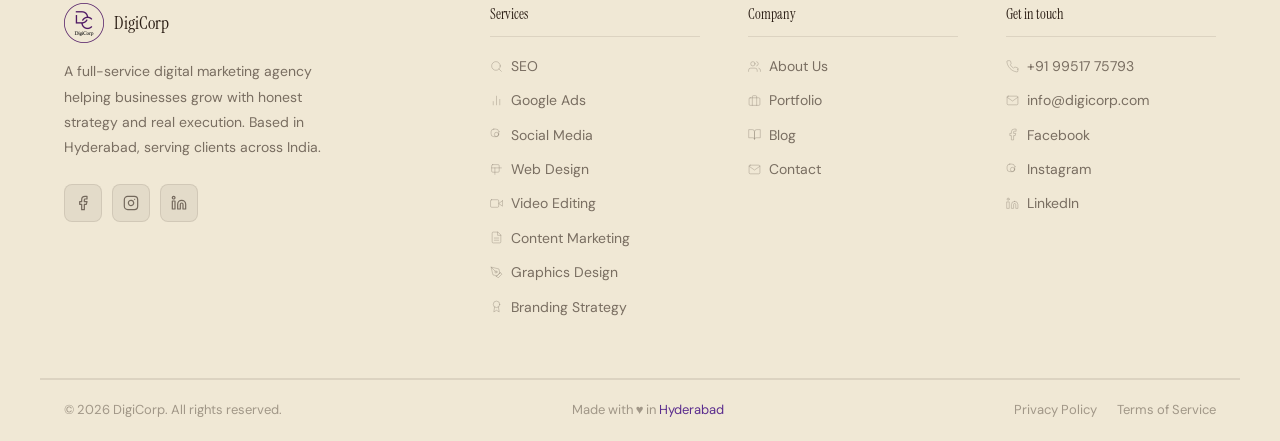
<file: social-media.html>
<!DOCTYPE html>
<html lang="en">
<head>
<meta charset="UTF-8">
<meta name="viewport" content="width=device-width, initial-scale=1.0">
<title>Social Media Marketing — DigiCorp | Digital Marketing Agency Hyderabad</title>
<meta name="description" content="Content strategy, reels, carousels, and community management built for your specific niche. No bots, no shortcuts, no fake engagement — ever.">
<meta name="keywords" content="digital marketing agency Hyderabad, SEO Hyderabad, social media marketing Hyderabad, Google Ads, digital marketing agency India">
<meta property="og:title" content="Social Media Marketing — DigiCorp">
<meta property="og:description" content="Content strategy, reels, carousels, and community management built for your specific niche. No bots, no shortcuts, no fake engagement — ever.">
<meta property="og:type" content="website">
<link rel="preconnect" href="https://fonts.googleapis.com">
<link rel="preconnect" href="https://fonts.gstatic.com" crossorigin>
<link href="https://fonts.googleapis.com/css2?family=Instrument+Serif:ital@0;1&family=DM+Sans:opsz,wght@9..40,300;9..40,400;9..40,500;9..40,600&display=swap" rel="stylesheet">
<link rel="stylesheet" href="css/style.css">
</head>
<body>
<div id="progress-bar"></div>
<div id="preloader"><div class="pre-inner"><img src="Digicorplogo.png" alt="DigiCorp" class="logo-img"><div class="pre-bar"><div class="pre-fill"></div></div></div></div>
<header class="navbar" id="navbar">
  <div class="nav-inner">
    <a href="index.html" class="nav-brand"><img src="Digicorplogo.png" alt="DigiCorp" class="logo-img"><span class="nav-brand-name">DigiCorp</span></a>
    <nav class="nav-links" id="navLinks"><a href="index.html" class="nav-link">Home</a><div class="dd-wrap"><button class="nav-link dd-btn  active">Services <svg width="14" height="14" viewBox="0 0 24 24" fill="none" stroke="currentColor" stroke-width="2" stroke-linecap="round" stroke-linejoin="round"><polyline points="9 18 15 12 9 6"/></svg></button><div class="dd-menu"><a href="seo.html" class="dd-item"><svg width="16" height="16" viewBox="0 0 24 24" fill="none" stroke="currentColor" stroke-width="1.8" stroke-linecap="round" stroke-linejoin="round"><circle cx="11" cy="11" r="8"/><line x1="21" y1="21" x2="16.65" y2="16.65"/></svg>SEO</a><a href="google-ads.html" class="dd-item"><svg width="16" height="16" viewBox="0 0 24 24" fill="none" stroke="currentColor" stroke-width="1.8" stroke-linecap="round" stroke-linejoin="round"><line x1="18" y1="20" x2="18" y2="10"/><line x1="12" y1="20" x2="12" y2="4"/><line x1="6" y1="20" x2="6" y2="14"/></svg>Google Ads</a><a href="social-media.html" class="dd-item"><svg width="16" height="16" viewBox="0 0 24 24" fill="none" stroke="currentColor" stroke-width="1.8" stroke-linecap="round" stroke-linejoin="round"><rect x="2" y="2" width="16" height="16" rx="5"/><path d="M16 11.37A4 4 0 1 1 12.63 8 4 4 0 0 1 16 11.37z"/><line x1="17.5" y1="6.5" x2="17.51" y2="6.5"/></svg>Social Media</a><a href="web-design.html" class="dd-item"><svg width="16" height="16" viewBox="0 0 24 24" fill="none" stroke="currentColor" stroke-width="1.8" stroke-linecap="round" stroke-linejoin="round"><rect x="3" y="3" width="16" height="16" rx="2"/><line x1="3" y1="9" x2="21" y2="9"/><line x1="9" y1="21" x2="9" y2="9"/></svg>Web Design</a><a href="video-editing.html" class="dd-item"><svg width="16" height="16" viewBox="0 0 24 24" fill="none" stroke="currentColor" stroke-width="1.8" stroke-linecap="round" stroke-linejoin="round"><polygon points="23 7 16 12 23 17 23 7"/><rect x="1" y="5" width="15" height="14" rx="2"/></svg>Video Editing</a><a href="content-marketing.html" class="dd-item"><svg width="16" height="16" viewBox="0 0 24 24" fill="none" stroke="currentColor" stroke-width="1.8" stroke-linecap="round" stroke-linejoin="round"><path d="M14 2H6a2 2 0 0 0-2 2v16a2 2 0 0 0 2 2h12a2 2 0 0 0 2-2V8z"/><polyline points="14 2 14 8 20 8"/><line x1="16" y1="13" x2="8" y2="13"/><line x1="16" y1="17" x2="8" y2="17"/></svg>Content Marketing</a><a href="graphics-design.html" class="dd-item"><svg width="16" height="16" viewBox="0 0 24 24" fill="none" stroke="currentColor" stroke-width="1.8" stroke-linecap="round" stroke-linejoin="round"><path d="M12 19l7-7 3 3-7 7-3-3z"/><path d="M18 13l-1.5-7.5L2 2l3.5 14.5L13 18l5-5z"/><path d="M2 2l7.586 7.586"/><circle cx="11" cy="11" r="2"/></svg>Graphics Design</a><a href="branding.html" class="dd-item"><svg width="16" height="16" viewBox="0 0 24 24" fill="none" stroke="currentColor" stroke-width="1.8" stroke-linecap="round" stroke-linejoin="round"><circle cx="12" cy="8" r="6"/><path d="M15.477 12.89L17 22l-5-3-5 3 1.523-9.11"/></svg>Branding Strategy</a></div></div><a href="about.html" class="nav-link">About</a><a href="portfolio.html" class="nav-link">Portfolio</a><a href="blog.html" class="nav-link">Blog</a><a href="contact.html" class="nav-link">Contact</a></nav>
    <div class="nav-actions">
      <a href="https://wa.me/919951775793?text=Hi%20DigiCorp%2C%20I%20want%20to%20discuss%20digital%20marketing%20for%20my%20business." target="_blank" class="btn-wa"><svg width="16" height="16" viewBox="0 0 24 24" fill="none" stroke="currentColor" stroke-width="1.8" stroke-linecap="round" stroke-linejoin="round"><path d="M21 15a2 2 0 0 1-2 2H7l-4 4V5a2 2 0 0 1 2-2h14a2 2 0 0 1 2 2z"/></svg>WhatsApp</a>
      <a href="contact.html" class="btn-talk"><svg width="15" height="15" viewBox="0 0 24 24" fill="none" stroke="currentColor" stroke-width="1.8" stroke-linecap="round" stroke-linejoin="round"><polygon points="13 2 3 14 12 14 11 22 21 10 12 10 13 2"/></svg>Let's Talk</a>
    </div>
    <button class="hamburger" id="hamburger" aria-label="Menu"><span></span><span></span><span></span></button>
  </div>
</header>
<div class="mob-nav" id="mobNav">
  <a href="index.html" class="mob-link"><svg width="16" height="16" viewBox="0 0 24 24" fill="none" stroke="currentColor" stroke-width="1.8" stroke-linecap="round" stroke-linejoin="round"><path d="M3 9l9-7 9 7v11a2 2 0 0 1-2 2H5a2 2 0 0 1-2-2z"/><polyline points="9 22 9 12 15 12 15 22"/></svg>Home</a>
  <div class="mob-dd">
    <button class="mob-dd-btn" id="mobDdBtn"><svg width="16" height="16" viewBox="0 0 24 24" fill="none" stroke="currentColor" stroke-width="1.8" stroke-linecap="round" stroke-linejoin="round"><polygon points="12 2 2 7 12 12 22 7 12 2"/><polyline points="2 17 12 22 22 17"/><polyline points="2 12 12 17 22 12"/></svg>Services <svg width="14" height="14" viewBox="0 0 24 24" fill="none" stroke="currentColor" stroke-width="2" stroke-linecap="round" stroke-linejoin="round"><polyline points="9 18 15 12 9 6"/></svg></button>
    <div class="mob-svc-grid" id="mobSvcGrid"><a href="seo.html" class="mob-svc-link"><svg width="14" height="14" viewBox="0 0 24 24" fill="none" stroke="currentColor" stroke-width="1.8" stroke-linecap="round" stroke-linejoin="round"><circle cx="11" cy="11" r="8"/><line x1="21" y1="21" x2="16.65" y2="16.65"/></svg>SEO</a><a href="google-ads.html" class="mob-svc-link"><svg width="14" height="14" viewBox="0 0 24 24" fill="none" stroke="currentColor" stroke-width="1.8" stroke-linecap="round" stroke-linejoin="round"><line x1="18" y1="20" x2="18" y2="10"/><line x1="12" y1="20" x2="12" y2="4"/><line x1="6" y1="20" x2="6" y2="14"/></svg>Google Ads</a><a href="social-media.html" class="mob-svc-link"><svg width="14" height="14" viewBox="0 0 24 24" fill="none" stroke="currentColor" stroke-width="1.8" stroke-linecap="round" stroke-linejoin="round"><rect x="2" y="2" width="14" height="14" rx="5"/><path d="M16 11.37A4 4 0 1 1 12.63 8 4 4 0 0 1 16 11.37z"/><line x1="17.5" y1="6.5" x2="17.51" y2="6.5"/></svg>Social Media</a><a href="web-design.html" class="mob-svc-link"><svg width="14" height="14" viewBox="0 0 24 24" fill="none" stroke="currentColor" stroke-width="1.8" stroke-linecap="round" stroke-linejoin="round"><rect x="3" y="3" width="14" height="14" rx="2"/><line x1="3" y1="9" x2="21" y2="9"/><line x1="9" y1="21" x2="9" y2="9"/></svg>Web Design</a><a href="video-editing.html" class="mob-svc-link"><svg width="14" height="14" viewBox="0 0 24 24" fill="none" stroke="currentColor" stroke-width="1.8" stroke-linecap="round" stroke-linejoin="round"><polygon points="23 7 16 12 23 17 23 7"/><rect x="1" y="5" width="15" height="14" rx="2"/></svg>Video Editing</a><a href="content-marketing.html" class="mob-svc-link"><svg width="14" height="14" viewBox="0 0 24 24" fill="none" stroke="currentColor" stroke-width="1.8" stroke-linecap="round" stroke-linejoin="round"><path d="M14 2H6a2 2 0 0 0-2 2v16a2 2 0 0 0 2 2h12a2 2 0 0 0 2-2V8z"/><polyline points="14 2 14 8 20 8"/><line x1="16" y1="13" x2="8" y2="13"/><line x1="16" y1="17" x2="8" y2="17"/></svg>Content Marketing</a><a href="graphics-design.html" class="mob-svc-link"><svg width="14" height="14" viewBox="0 0 24 24" fill="none" stroke="currentColor" stroke-width="1.8" stroke-linecap="round" stroke-linejoin="round"><path d="M12 19l7-7 3 3-7 7-3-3z"/><path d="M18 13l-1.5-7.5L2 2l3.5 14.5L13 18l5-5z"/><path d="M2 2l7.586 7.586"/><circle cx="11" cy="11" r="2"/></svg>Graphics Design</a><a href="branding.html" class="mob-svc-link"><svg width="14" height="14" viewBox="0 0 24 24" fill="none" stroke="currentColor" stroke-width="1.8" stroke-linecap="round" stroke-linejoin="round"><circle cx="12" cy="8" r="6"/><path d="M15.477 12.89L17 22l-5-3-5 3 1.523-9.11"/></svg>Branding Strategy</a></div>
  </div>
  <a href="about.html" class="mob-link"><svg width="16" height="16" viewBox="0 0 24 24" fill="none" stroke="currentColor" stroke-width="1.8" stroke-linecap="round" stroke-linejoin="round"><path d="M17 21v-2a4 4 0 0 0-4-4H5a4 4 0 0 0-4 4v2"/><circle cx="9" cy="7" r="4"/><path d="M23 21v-2a4 4 0 0 0-3-3.87"/><path d="M16 3.13a4 4 0 0 1 0 7.75"/></svg>About</a>
  <a href="portfolio.html" class="mob-link"><svg width="16" height="16" viewBox="0 0 24 24" fill="none" stroke="currentColor" stroke-width="1.8" stroke-linecap="round" stroke-linejoin="round"><rect x="2" y="7" width="20" height="14" rx="2"/><path d="M16 21V5a2 2 0 0 0-2-2h-4a2 2 0 0 0-2 2v16"/></svg>Portfolio</a>
  <a href="blog.html" class="mob-link"><svg width="16" height="16" viewBox="0 0 24 24" fill="none" stroke="currentColor" stroke-width="1.8" stroke-linecap="round" stroke-linejoin="round"><path d="M2 3h6a4 4 0 0 1 4 4v14a3 3 0 0 0-3-3H2z"/><path d="M22 3h-6a4 4 0 0 0-4 4v14a3 3 0 0 1 3-3h7z"/></svg>Blog</a>
  <a href="contact.html" class="mob-link"><svg width="16" height="16" viewBox="0 0 24 24" fill="none" stroke="currentColor" stroke-width="1.8" stroke-linecap="round" stroke-linejoin="round"><path d="M4 4h16c1.1 0 2 .9 2 2v12c0 1.1-.9 2-2 2H4c-1.1 0-2-.9-2-2V6c0-1.1.9-2 2-2z"/><polyline points="22,6 12,13 2,6"/></svg>Contact</a>
  <div class="mob-actions">
    <a href="https://wa.me/919951775793?text=Hi%20DigiCorp%2C%20I%20want%20to%20discuss%20digital%20marketing%20for%20my%20business." target="_blank" class="btn-wa w100">WhatsApp us</a>
    <a href="contact.html" class="btn-talk w100">Let's Talk</a>
  </div>
</div>
<div class="breadcrumb"><div class="container bc-inner"><a href="index.html">Home</a><svg width="14" height="14" viewBox="0 0 24 24" fill="none" stroke="currentColor" stroke-width="2" stroke-linecap="round" stroke-linejoin="round"><polyline points="9 18 15 12 9 6"/></svg><a href="services.html">Services</a><svg width="14" height="14" viewBox="0 0 24 24" fill="none" stroke="currentColor" stroke-width="2" stroke-linecap="round" stroke-linejoin="round"><polyline points="9 18 15 12 9 6"/></svg><span>Social Media Marketing</span></div></div>
<section class="page-hero">
  <div class="hero-bg"></div>
  <div class="container page-hero-inner">
    <span class="section-label"><svg width="14" height="14" viewBox="0 0 24 24" fill="none" stroke="currentColor" stroke-width="1.8" stroke-linecap="round" stroke-linejoin="round"><rect x="2" y="2" width="14" height="14" rx="5"/><path d="M16 11.37A4 4 0 1 1 12.63 8 4 4 0 0 1 16 11.37z"/><line x1="17.5" y1="6.5" x2="17.51" y2="6.5"/></svg>Social Media Management</span>
    <h1 class="page-hero-title"><em>An audience that actually cares.</em></h1>
    <p class="page-hero-sub">Content strategy, reels, carousels, and community management built for your specific niche. No bots, no shortcuts, no fake engagement — ever.</p>
    <div class="hero-actions">
      <a href="contact.html" class="btn-talk-lg"><svg width="18" height="18" viewBox="0 0 24 24" fill="none" stroke="currentColor" stroke-width="1.8" stroke-linecap="round" stroke-linejoin="round"><polygon points="13 2 3 14 12 14 11 22 21 10 12 10 13 2"/></svg>Get a free quote</a>
      <a href="https://wa.me/919951775793?text=Hi%20DigiCorp%2C%20I%20want%20to%20discuss%20digital%20marketing%20for%20my%20business." target="_blank" class="btn-outline-lg"><svg width="18" height="18" viewBox="0 0 24 24" fill="none" stroke="currentColor" stroke-width="1.8" stroke-linecap="round" stroke-linejoin="round"><path d="M21 15a2 2 0 0 1-2 2H7l-4 4V5a2 2 0 0 1 2-2h14a2 2 0 0 1 2 2z"/></svg>WhatsApp us</a>
    </div>
  </div>
</section>
<section class="section" style="background:var(--cream-soft);">
  <div class="container why-inner">
    <div class="why-left reveal">
      <span class="section-label"><svg width="14" height="14" viewBox="0 0 24 24" fill="none" stroke="currentColor" stroke-width="2" stroke-linecap="round" stroke-linejoin="round"><polyline points="20 6 9 17 4 12"/></svg>What's included</span>
      <h2 class="section-title">Everything inside<br><em>this service.</em></h2>
      <p class="section-sub">We study your market, competitors, and audience before planning a single post. Then we build a content system that grows followers, builds trust, and generates real enquiries.</p>
    </div>
    <div class="why-right reveal">
      <div class="result-box">
        <div class="result-icon"><svg width="28" height="28" viewBox="0 0 24 24" fill="none" stroke="currentColor" stroke-width="1.8" stroke-linecap="round" stroke-linejoin="round"><rect x="2" y="2" width="28" height="28" rx="5"/><path d="M16 11.37A4 4 0 1 1 12.63 8 4 4 0 0 1 16 11.37z"/><line x1="17.5" y1="6.5" x2="17.51" y2="6.5"/></svg></div>
        <h4>The result</h4>
        <p>Followers that turn into customers — because they trust you before they ever buy.</p>
        <a href="contact.html" class="btn-talk-lg" style="margin-top:20px;"><svg width="16" height="16" viewBox="0 0 24 24" fill="none" stroke="currentColor" stroke-width="1.8" stroke-linecap="round" stroke-linejoin="round"><polygon points="13 2 3 14 12 14 11 22 21 10 12 10 13 2"/></svg>Get started</a>
      </div>
    </div>
  </div>
</section>
<section class="section">
  <div class="container">
    <div class="section-header center">
      <span class="section-label"><svg width="14" height="14" viewBox="0 0 24 24" fill="none" stroke="currentColor" stroke-width="1.8" stroke-linecap="round" stroke-linejoin="round"><polygon points="12 2 2 7 12 12 22 7 12 2"/><polyline points="2 17 12 22 22 17"/><polyline points="2 12 12 17 22 12"/></svg>What's included</span>
      <h2 class="section-title">Six things we handle<br><em>inside this service.</em></h2>
    </div>
    <div class="detail-grid"><div class="detail-card reveal"><div class="detail-icon"><svg width="20" height="20" viewBox="0 0 24 24" fill="none" stroke="currentColor" stroke-width="1.8" stroke-linecap="round" stroke-linejoin="round"><polygon points="12 2 2 7 12 12 22 7 12 2"/><polyline points="2 17 12 22 22 17"/><polyline points="2 12 12 17 22 12"/></svg></div><h3>Content Strategy</h3><p>Monthly content plan with pillars, topics, formats — built around what your specific audience responds to.</p></div><div class="detail-card reveal"><div class="detail-icon"><svg width="20" height="20" viewBox="0 0 24 24" fill="none" stroke="currentColor" stroke-width="1.8" stroke-linecap="round" stroke-linejoin="round"><polygon points="23 7 16 12 23 17 23 7"/><rect x="1" y="5" width="15" height="14" rx="2"/></svg></div><h3>Reels & Video</h3><p>Short-form video edited for maximum retention — hook in 3 seconds, value throughout, CTA at the end.</p></div><div class="detail-card reveal"><div class="detail-icon"><svg width="20" height="20" viewBox="0 0 24 24" fill="none" stroke="currentColor" stroke-width="1.8" stroke-linecap="round" stroke-linejoin="round"><polyline points="22 12 18 12 15 21 9 3 6 12 2 12"/></svg></div><h3>Carousels & Posts</h3><p>Educational carousels, product showcases, and brand posts that get saved and shared — not scrolled past.</p></div><div class="detail-card reveal"><div class="detail-icon"><svg width="18" height="18" viewBox="0 0 24 24" fill="none" stroke="currentColor" stroke-width="1.8" stroke-linecap="round" stroke-linejoin="round"><path d="M21 15a2 2 0 0 1-2 2H7l-4 4V5a2 2 0 0 1 2-2h14a2 2 0 0 1 2 2z"/></svg></div><h3>Stories & Engagement</h3><p>Daily stories, polls, and Q&As that keep your account active and your audience engaged between major posts.</p></div><div class="detail-card reveal"><div class="detail-icon"><svg width="20" height="20" viewBox="0 0 24 24" fill="none" stroke="currentColor" stroke-width="1.8" stroke-linecap="round" stroke-linejoin="round"><path d="M1 12s4-8 11-8 11 8 11 8-4 8-11 8-11-8-11-8z"/><circle cx="12" cy="12" r="3"/></svg></div><h3>Profile Optimisation</h3><p>Bio, highlights, link-in-bio, and profile photo — all optimised before we post anything.</p></div><div class="detail-card reveal"><div class="detail-icon"><svg width="20" height="20" viewBox="0 0 24 24" fill="none" stroke="currentColor" stroke-width="1.8" stroke-linecap="round" stroke-linejoin="round"><line x1="18" y1="20" x2="18" y2="10"/><line x1="12" y1="20" x2="12" y2="4"/><line x1="6" y1="20" x2="6" y2="14"/></svg></div><h3>Monthly Analytics</h3><p>Reach, saves, profile visits, follower growth — with honest commentary on what worked and what we're changing.</p></div></div>
  </div>
</section>
<section class="section faq-section">
  <div class="container">
    <div class="section-header center">
      <span class="section-label"><svg width="14" height="14" viewBox="0 0 24 24" fill="none" stroke="currentColor" stroke-width="2" stroke-linecap="round" stroke-linejoin="round"><polyline points="20 6 9 17 4 12"/></svg>FAQ</span>
      <h2 class="section-title">Questions we get <em>all the time</em></h2>
    </div>
    <div class="faq-grid"><div class="faq-item"><button class="faq-q"><span>Where is DigiCorp based and where do you serve?</span><div class="faq-icon"><svg width="14" height="14" viewBox="0 0 24 24" fill="none" stroke="currentColor" stroke-width="2" stroke-linecap="round" stroke-linejoin="round"><line x1="12" y1="5" x2="12" y2="19"/><line x1="5" y1="12" x2="19" y2="12"/></svg></div></button><div class="faq-a"><p>We are based in Hyderabad. We serve businesses across India — with a strong focus on businesses in Telangana, Andhra Pradesh, Karnataka, and Tamil Nadu.</p></div></div>
<div class="faq-item"><button class="faq-q"><span>Do you work with small and new businesses?</span><div class="faq-icon"><svg width="14" height="14" viewBox="0 0 24 24" fill="none" stroke="currentColor" stroke-width="2" stroke-linecap="round" stroke-linejoin="round"><line x1="12" y1="5" x2="12" y2="19"/><line x1="5" y1="12" x2="19" y2="12"/></svg></div></button><div class="faq-a"><p>Yes — businesses of all sizes. We especially enjoy working with businesses just starting their digital journey because we can build the right foundation from day one.</p></div></div>
<div class="faq-item"><button class="faq-q"><span>Is there a minimum contract period?</span><div class="faq-icon"><svg width="14" height="14" viewBox="0 0 24 24" fill="none" stroke="currentColor" stroke-width="2" stroke-linecap="round" stroke-linejoin="round"><line x1="12" y1="5" x2="12" y2="19"/><line x1="5" y1="12" x2="19" y2="12"/></svg></div></button><div class="faq-a"><p>No long-term contracts. Month-to-month only. We earn your business every month with results, not paperwork.</p></div></div>
<div class="faq-item"><button class="faq-q"><span>How long does it take to see results?</span><div class="faq-icon"><svg width="14" height="14" viewBox="0 0 24 24" fill="none" stroke="currentColor" stroke-width="2" stroke-linecap="round" stroke-linejoin="round"><line x1="12" y1="5" x2="12" y2="19"/><line x1="5" y1="12" x2="19" y2="12"/></svg></div></button><div class="faq-a"><p>It depends on the service. Google Ads can show results within days. SEO takes 3–6 months. Social media shows steady improvement month on month with the right content strategy.</p></div></div>
<div class="faq-item"><button class="faq-q"><span>What makes DigiCorp different?</span><div class="faq-icon"><svg width="14" height="14" viewBox="0 0 24 24" fill="none" stroke="currentColor" stroke-width="2" stroke-linecap="round" stroke-linejoin="round"><line x1="12" y1="5" x2="12" y2="19"/><line x1="5" y1="12" x2="19" y2="12"/></svg></div></button><div class="faq-a"><p>Three things: we understand the local market deeply, we never use fake metrics, and we give you honest monthly reports whether the news is good or bad.</p></div></div>
<div class="faq-item"><button class="faq-q"><span>Do you offer a free consultation?</span><div class="faq-icon"><svg width="14" height="14" viewBox="0 0 24 24" fill="none" stroke="currentColor" stroke-width="2" stroke-linecap="round" stroke-linejoin="round"><line x1="12" y1="5" x2="12" y2="19"/><line x1="5" y1="12" x2="19" y2="12"/></svg></div></button><div class="faq-a"><p>Yes — always. Tell us about your business and we'll tell you exactly where the opportunity is. No sales pitch, no obligation.</p></div></div>
<div class="faq-item"><button class="faq-q"><span>How do you report progress?</span><div class="faq-icon"><svg width="14" height="14" viewBox="0 0 24 24" fill="none" stroke="currentColor" stroke-width="2" stroke-linecap="round" stroke-linejoin="round"><line x1="12" y1="5" x2="12" y2="19"/><line x1="5" y1="12" x2="19" y2="12"/></svg></div></button><div class="faq-a"><p>Monthly reports with real numbers — reach, followers, clicks, leads, rankings. We explain what worked, what didn't, and the plan for next month.</p></div></div>
<div class="faq-item"><button class="faq-q"><span>Can I hire you for just one service?</span><div class="faq-icon"><svg width="14" height="14" viewBox="0 0 24 24" fill="none" stroke="currentColor" stroke-width="2" stroke-linecap="round" stroke-linejoin="round"><line x1="12" y1="5" x2="12" y2="19"/><line x1="5" y1="12" x2="19" y2="12"/></svg></div></button><div class="faq-a"><p>Yes. You don't need a full package. Start with whatever is most urgent — one service is completely fine.</p></div></div>
<div class="faq-item"><button class="faq-q"><span>How do we get started?</span><div class="faq-icon"><svg width="14" height="14" viewBox="0 0 24 24" fill="none" stroke="currentColor" stroke-width="2" stroke-linecap="round" stroke-linejoin="round"><line x1="12" y1="5" x2="12" y2="19"/><line x1="5" y1="12" x2="19" y2="12"/></svg></div></button><div class="faq-a"><p>Fill out the contact form, WhatsApp us, or call. We'll set up a free 30-minute call and tell you exactly where to begin.</p></div></div>
<div class="faq-item"><button class="faq-q"><span>Do you work with businesses outside these states?</span><div class="faq-icon"><svg width="14" height="14" viewBox="0 0 24 24" fill="none" stroke="currentColor" stroke-width="2" stroke-linecap="round" stroke-linejoin="round"><line x1="12" y1="5" x2="12" y2="19"/><line x1="5" y1="12" x2="19" y2="12"/></svg></div></button><div class="faq-a"><p>Yes. While we focus on South India, we serve clients across India. Location is never a barrier — we work fully remotely.</p></div></div>
</div>
  </div>
</section>
<section class="cta-band">
  <div class="marquee-wrap"><div class="marquee-track"><span class="mq-item">Let's Build Something Real<span class="mq-dot">·</span></span><span class="mq-item">Hyderabad Based Agency<span class="mq-dot">·</span></span><span class="mq-item">Zero Fake Metrics<span class="mq-dot">·</span></span><span class="mq-item">Free Consultation<span class="mq-dot">·</span></span><span class="mq-item">Reply in 2 Hours<span class="mq-dot">·</span></span><span class="mq-item">No Long Contracts<span class="mq-dot">·</span></span><span class="mq-item">Let's Build Something Real<span class="mq-dot">·</span></span><span class="mq-item">Hyderabad Based Agency<span class="mq-dot">·</span></span><span class="mq-item">Zero Fake Metrics<span class="mq-dot">·</span></span><span class="mq-item">Free Consultation<span class="mq-dot">·</span></span><span class="mq-item">Reply in 2 Hours<span class="mq-dot">·</span></span><span class="mq-item">No Long Contracts<span class="mq-dot">·</span></span><span class="mq-item">Let's Build Something Real<span class="mq-dot">·</span></span><span class="mq-item">Hyderabad Based Agency<span class="mq-dot">·</span></span><span class="mq-item">Zero Fake Metrics<span class="mq-dot">·</span></span><span class="mq-item">Free Consultation<span class="mq-dot">·</span></span><span class="mq-item">Reply in 2 Hours<span class="mq-dot">·</span></span><span class="mq-item">No Long Contracts<span class="mq-dot">·</span></span></div></div>
  <div class="container cta-band-inner">
    <h2>Ready to get started with Social Media Marketing?</h2>
    <p>Free consultation. No commitment. Tell us about your business and we'll tell you exactly where to begin.</p>
    <div class="cta-btns">
      <a href="contact.html" class="btn-talk-lg"><svg width="18" height="18" viewBox="0 0 24 24" fill="none" stroke="currentColor" stroke-width="1.8" stroke-linecap="round" stroke-linejoin="round"><polygon points="13 2 3 14 12 14 11 22 21 10 12 10 13 2"/></svg>Get a free consultation</a>
      <a href="https://wa.me/919951775793?text=Hi%20DigiCorp%2C%20I%20want%20to%20discuss%20digital%20marketing%20for%20my%20business." target="_blank" class="btn-outline-lg"><svg width="18" height="18" viewBox="0 0 24 24" fill="none" stroke="currentColor" stroke-width="1.8" stroke-linecap="round" stroke-linejoin="round"><path d="M21 15a2 2 0 0 1-2 2H7l-4 4V5a2 2 0 0 1 2-2h14a2 2 0 0 1 2 2z"/></svg>WhatsApp us</a>
    </div>
  </div>
</section>
<footer class="footer">
  <div class="footer-top">
    <div class="footer-brand">
      <a href="index.html" class="footer-logo"><img src="Digicorplogo.png" alt="DigiCorp" class="logo-img"><span>DigiCorp</span></a>
      <p class="footer-desc">A full-service digital marketing agency helping businesses grow with honest strategy and real execution. Based in Hyderabad, serving clients across India.</p>
      <div class="footer-social">
        <a href="https://www.facebook.com/profile.php?id=61591775640880" target="_blank" aria-label="Facebook"><svg width="18" height="18" viewBox="0 0 24 24" fill="none" stroke="currentColor" stroke-width="1.8" stroke-linecap="round" stroke-linejoin="round"><path d="M18 2h-3a5 5 0 0 0-5 5v3H7v4h3v8h4v-8h3l1-4h-4V7a1 1 0 0 1 1-1h3z"/></svg></a>
        <a href="https://www.instagram.com/digicorp.hyd/" target="_blank" aria-label="Instagram"><svg width="20" height="20" viewBox="0 0 24 24" fill="none" stroke="currentColor" stroke-width="1.8" stroke-linecap="round" stroke-linejoin="round"><rect x="2" y="2" width="20" height="20" rx="5"/><path d="M16 11.37A4 4 0 1 1 12.63 8 4 4 0 0 1 16 11.37z"/><line x1="17.5" y1="6.5" x2="17.51" y2="6.5"/></svg></a>
        <a href="https://www.linkedin.com/company/digicorp-hyd" target="_blank" aria-label="LinkedIn"><svg width="18" height="18" viewBox="0 0 24 24" fill="none" stroke="currentColor" stroke-width="1.8" stroke-linecap="round" stroke-linejoin="round"><path d="M16 8a6 6 0 0 1 6 6v7h-4v-7a2 2 0 0 0-2-2 2 2 0 0 0-2 2v7h-4v-7a6 6 0 0 1 6-6z"/><rect x="2" y="9" width="4" height="12"/><circle cx="4" cy="4" r="2"/></svg></a>
      </div>
    </div>
    <div class="footer-col">
      <h4>Services</h4>
      <a href="seo.html"><svg width="14" height="14" viewBox="0 0 24 24" fill="none" stroke="currentColor" stroke-width="1.8" stroke-linecap="round" stroke-linejoin="round"><circle cx="11" cy="11" r="8"/><line x1="21" y1="21" x2="16.65" y2="16.65"/></svg>SEO</a>
      <a href="google-ads.html"><svg width="14" height="14" viewBox="0 0 24 24" fill="none" stroke="currentColor" stroke-width="1.8" stroke-linecap="round" stroke-linejoin="round"><line x1="18" y1="20" x2="18" y2="10"/><line x1="12" y1="20" x2="12" y2="4"/><line x1="6" y1="20" x2="6" y2="14"/></svg>Google Ads</a>
      <a href="social-media.html"><svg width="14" height="14" viewBox="0 0 24 24" fill="none" stroke="currentColor" stroke-width="1.8" stroke-linecap="round" stroke-linejoin="round"><rect x="2" y="2" width="14" height="14" rx="5"/><path d="M16 11.37A4 4 0 1 1 12.63 8 4 4 0 0 1 16 11.37z"/><line x1="17.5" y1="6.5" x2="17.51" y2="6.5"/></svg>Social Media</a>
      <a href="web-design.html"><svg width="14" height="14" viewBox="0 0 24 24" fill="none" stroke="currentColor" stroke-width="1.8" stroke-linecap="round" stroke-linejoin="round"><rect x="3" y="3" width="14" height="14" rx="2"/><line x1="3" y1="9" x2="21" y2="9"/><line x1="9" y1="21" x2="9" y2="9"/></svg>Web Design</a>
      <a href="video-editing.html"><svg width="14" height="14" viewBox="0 0 24 24" fill="none" stroke="currentColor" stroke-width="1.8" stroke-linecap="round" stroke-linejoin="round"><polygon points="23 7 16 12 23 17 23 7"/><rect x="1" y="5" width="15" height="14" rx="2"/></svg>Video Editing</a>
      <a href="content-marketing.html"><svg width="14" height="14" viewBox="0 0 24 24" fill="none" stroke="currentColor" stroke-width="1.8" stroke-linecap="round" stroke-linejoin="round"><path d="M14 2H6a2 2 0 0 0-2 2v16a2 2 0 0 0 2 2h12a2 2 0 0 0 2-2V8z"/><polyline points="14 2 14 8 20 8"/><line x1="16" y1="13" x2="8" y2="13"/><line x1="16" y1="17" x2="8" y2="17"/></svg>Content Marketing</a>
      <a href="graphics-design.html"><svg width="14" height="14" viewBox="0 0 24 24" fill="none" stroke="currentColor" stroke-width="1.8" stroke-linecap="round" stroke-linejoin="round"><path d="M12 19l7-7 3 3-7 7-3-3z"/><path d="M18 13l-1.5-7.5L2 2l3.5 14.5L13 18l5-5z"/><path d="M2 2l7.586 7.586"/><circle cx="11" cy="11" r="2"/></svg>Graphics Design</a>
      <a href="branding.html"><svg width="14" height="14" viewBox="0 0 24 24" fill="none" stroke="currentColor" stroke-width="1.8" stroke-linecap="round" stroke-linejoin="round"><circle cx="12" cy="8" r="6"/><path d="M15.477 12.89L17 22l-5-3-5 3 1.523-9.11"/></svg>Branding Strategy</a>
    </div>
    <div class="footer-col">
      <h4>Company</h4>
      <a href="about.html"><svg width="14" height="14" viewBox="0 0 24 24" fill="none" stroke="currentColor" stroke-width="1.8" stroke-linecap="round" stroke-linejoin="round"><path d="M17 21v-2a4 4 0 0 0-4-4H5a4 4 0 0 0-4 4v2"/><circle cx="9" cy="7" r="4"/><path d="M23 21v-2a4 4 0 0 0-3-3.87"/><path d="M16 3.13a4 4 0 0 1 0 7.75"/></svg>About Us</a>
      <a href="portfolio.html"><svg width="14" height="14" viewBox="0 0 24 24" fill="none" stroke="currentColor" stroke-width="1.8" stroke-linecap="round" stroke-linejoin="round"><rect x="2" y="7" width="20" height="14" rx="2"/><path d="M16 21V5a2 2 0 0 0-2-2h-4a2 2 0 0 0-2 2v16"/></svg>Portfolio</a>
      <a href="blog.html"><svg width="14" height="14" viewBox="0 0 24 24" fill="none" stroke="currentColor" stroke-width="1.8" stroke-linecap="round" stroke-linejoin="round"><path d="M2 3h6a4 4 0 0 1 4 4v14a3 3 0 0 0-3-3H2z"/><path d="M22 3h-6a4 4 0 0 0-4 4v14a3 3 0 0 1 3-3h7z"/></svg>Blog</a>
      <a href="contact.html"><svg width="14" height="14" viewBox="0 0 24 24" fill="none" stroke="currentColor" stroke-width="1.8" stroke-linecap="round" stroke-linejoin="round"><path d="M4 4h16c1.1 0 2 .9 2 2v12c0 1.1-.9 2-2 2H4c-1.1 0-2-.9-2-2V6c0-1.1.9-2 2-2z"/><polyline points="22,6 12,13 2,6"/></svg>Contact</a>
    </div>
    <div class="footer-col">
      <h4>Get in touch</h4>
      <a href="tel:+919951775793"><svg width="14" height="14" viewBox="0 0 24 24" fill="none" stroke="currentColor" stroke-width="1.8" stroke-linecap="round" stroke-linejoin="round"><path d="M22 16.92v3a2 2 0 0 1-2.18 2 19.79 19.79 0 0 1-8.63-3.07A19.5 19.5 0 0 1 4.69 12 19.79 19.79 0 0 1 1.61 3.4 2 2 0 0 1 3.6 1.22h3a2 2 0 0 1 2 1.72c.127.96.361 1.903.7 2.81a2 2 0 0 1-.45 2.11L7.91 8.96a16 16 0 0 0 6.09 6.09l1.32-1.32a2 2 0 0 1 2.11-.45c.907.339 1.85.573 2.81.7A2 2 0 0 1 22 16.92z"/></svg>+91 99517 75793</a>
      <a href="mailto:info@digicorp.com"><svg width="14" height="14" viewBox="0 0 24 24" fill="none" stroke="currentColor" stroke-width="1.8" stroke-linecap="round" stroke-linejoin="round"><path d="M4 4h16c1.1 0 2 .9 2 2v12c0 1.1-.9 2-2 2H4c-1.1 0-2-.9-2-2V6c0-1.1.9-2 2-2z"/><polyline points="22,6 12,13 2,6"/></svg>info@digicorp.com</a>
      <a href="https://www.facebook.com/profile.php?id=61591775640880" target="_blank"><svg width="14" height="14" viewBox="0 0 24 24" fill="none" stroke="currentColor" stroke-width="1.8" stroke-linecap="round" stroke-linejoin="round"><path d="M18 2h-3a5 5 0 0 0-5 5v3H7v4h3v8h4v-8h3l1-4h-4V7a1 1 0 0 1 1-1h3z"/></svg>Facebook</a>
      <a href="https://www.instagram.com/digicorp.hyd/" target="_blank"><svg width="14" height="14" viewBox="0 0 24 24" fill="none" stroke="currentColor" stroke-width="1.8" stroke-linecap="round" stroke-linejoin="round"><rect x="2" y="2" width="14" height="14" rx="5"/><path d="M16 11.37A4 4 0 1 1 12.63 8 4 4 0 0 1 16 11.37z"/><line x1="17.5" y1="6.5" x2="17.51" y2="6.5"/></svg>Instagram</a>
      <a href="https://www.linkedin.com/company/digicorp-hyd" target="_blank"><svg width="14" height="14" viewBox="0 0 24 24" fill="none" stroke="currentColor" stroke-width="1.8" stroke-linecap="round" stroke-linejoin="round"><path d="M16 8a6 6 0 0 1 6 6v7h-4v-7a2 2 0 0 0-2-2 2 2 0 0 0-2 2v7h-4v-7a6 6 0 0 1 6-6z"/><rect x="2" y="9" width="4" height="12"/><circle cx="4" cy="4" r="2"/></svg>LinkedIn</a>
    </div>
  </div>
  <div class="footer-bottom">
    <p>© 2026 DigiCorp. All rights reserved.</p>
    <p class="footer-hyd">Made with ♥ in <span>Hyderabad</span></p>
    <div class="footer-legal">
      <a href="#">Privacy Policy</a>
      <a href="#">Terms of Service</a>
    </div>
  </div>
</footer>
<a href="https://wa.me/919951775793?text=Hi%20DigiCorp%2C%20I%20want%20to%20discuss%20digital%20marketing%20for%20my%20business." target="_blank" class="fab-wa" aria-label="WhatsApp"><svg width="24" height="24" viewBox="0 0 24 24" fill="none" stroke="currentColor" stroke-width="1.8" stroke-linecap="round" stroke-linejoin="round"><path d="M21 15a2 2 0 0 1-2 2H7l-4 4V5a2 2 0 0 1 2-2h14a2 2 0 0 1 2 2z"/></svg></a>
<button class="fab-top" id="fabTop" aria-label="Back to top"><svg width="20" height="20" viewBox="0 0 24 24" fill="none" stroke="currentColor" stroke-width="2" stroke-linecap="round" stroke-linejoin="round"><line x1="12" y1="19" x2="12" y2="5"/><polyline points="5 12 12 5 19 12"/></svg></button>
<div class="mob-bottom-nav">
  <a href="index.html" class="mbn-btn" data-page="index.html"><svg width="22" height="22" viewBox="0 0 24 24" fill="none" stroke="currentColor" stroke-width="1.8" stroke-linecap="round" stroke-linejoin="round"><path d="M3 9l9-7 9 7v11a2 2 0 0 1-2 2H5a2 2 0 0 1-2-2z"/><polyline points="9 22 9 12 15 12 15 22"/></svg><span>Home</span></a>
  <a href="services.html" class="mbn-btn" data-page="services.html"><svg width="22" height="22" viewBox="0 0 24 24" fill="none" stroke="currentColor" stroke-width="1.8" stroke-linecap="round" stroke-linejoin="round"><polygon points="12 2 2 7 12 12 22 7 12 2"/><polyline points="2 17 12 22 22 17"/><polyline points="2 12 12 17 22 12"/></svg><span>Services</span></a>
  <a href="portfolio.html" class="mbn-btn" data-page="portfolio.html"><svg width="22" height="22" viewBox="0 0 24 24" fill="none" stroke="currentColor" stroke-width="1.8" stroke-linecap="round" stroke-linejoin="round"><rect x="2" y="7" width="20" height="14" rx="2"/><path d="M16 21V5a2 2 0 0 0-2-2h-4a2 2 0 0 0-2 2v16"/></svg><span>Work</span></a>
  <a href="contact.html" class="mbn-btn" data-page="contact.html"><svg width="22" height="22" viewBox="0 0 24 24" fill="none" stroke="currentColor" stroke-width="1.8" stroke-linecap="round" stroke-linejoin="round"><path d="M4 4h16c1.1 0 2 .9 2 2v12c0 1.1-.9 2-2 2H4c-1.1 0-2-.9-2-2V6c0-1.1.9-2 2-2z"/><polyline points="22,6 12,13 2,6"/></svg><span>Contact</span></a>
</div>
<div class="exit-overlay" id="exitOverlay">
  <div class="exit-box">
    <button class="exit-close" id="exitClose"><svg width="16" height="16" viewBox="0 0 24 24" fill="none" stroke="currentColor" stroke-width="2" stroke-linecap="round" stroke-linejoin="round"><line x1="18" y1="6" x2="6" y2="18"/><line x1="6" y1="6" x2="18" y2="18"/></svg></button>
    <div class="exit-emoji">🚀</div>
    <h3>Wait — get a free audit first!</h3>
    <p>Before you leave, let us show you exactly where your business is losing ground digitally. Free, no commitment.</p>
    <div class="exit-btns">
      <a href="contact.html" class="btn-talk"><svg width="15" height="15" viewBox="0 0 24 24" fill="none" stroke="currentColor" stroke-width="1.8" stroke-linecap="round" stroke-linejoin="round"><polygon points="13 2 3 14 12 14 11 22 21 10 12 10 13 2"/></svg>Get free audit</a>
      <a href="https://wa.me/919951775793?text=Hi%20DigiCorp%2C%20I%20want%20to%20discuss%20digital%20marketing%20for%20my%20business." target="_blank" class="btn-wa"><svg width="15" height="15" viewBox="0 0 24 24" fill="none" stroke="currentColor" stroke-width="1.8" stroke-linecap="round" stroke-linejoin="round"><path d="M21 15a2 2 0 0 1-2 2H7l-4 4V5a2 2 0 0 1 2-2h14a2 2 0 0 1 2 2z"/></svg>WhatsApp us</a>
    </div>
  </div>
</div>
<div class="cookie-bar" id="cookieBar">
  <p>We use cookies to improve your experience. <a href="#">Learn more</a></p>
  <div class="cookie-btns">
    <button id="cookieAccept" class="btn-talk" style="padding:7px 16px;font-size:13px;">Accept</button>
    <button id="cookieDecline" style="padding:7px 14px;font-size:13px;background:transparent;border:1px solid rgba(247,242,233,0.2);color:rgba(247,242,233,0.6);border-radius:100px;cursor:pointer;">Decline</button>
  </div>
</div>
<script src="js/main.js"></script>
</body>
</html>
</file>
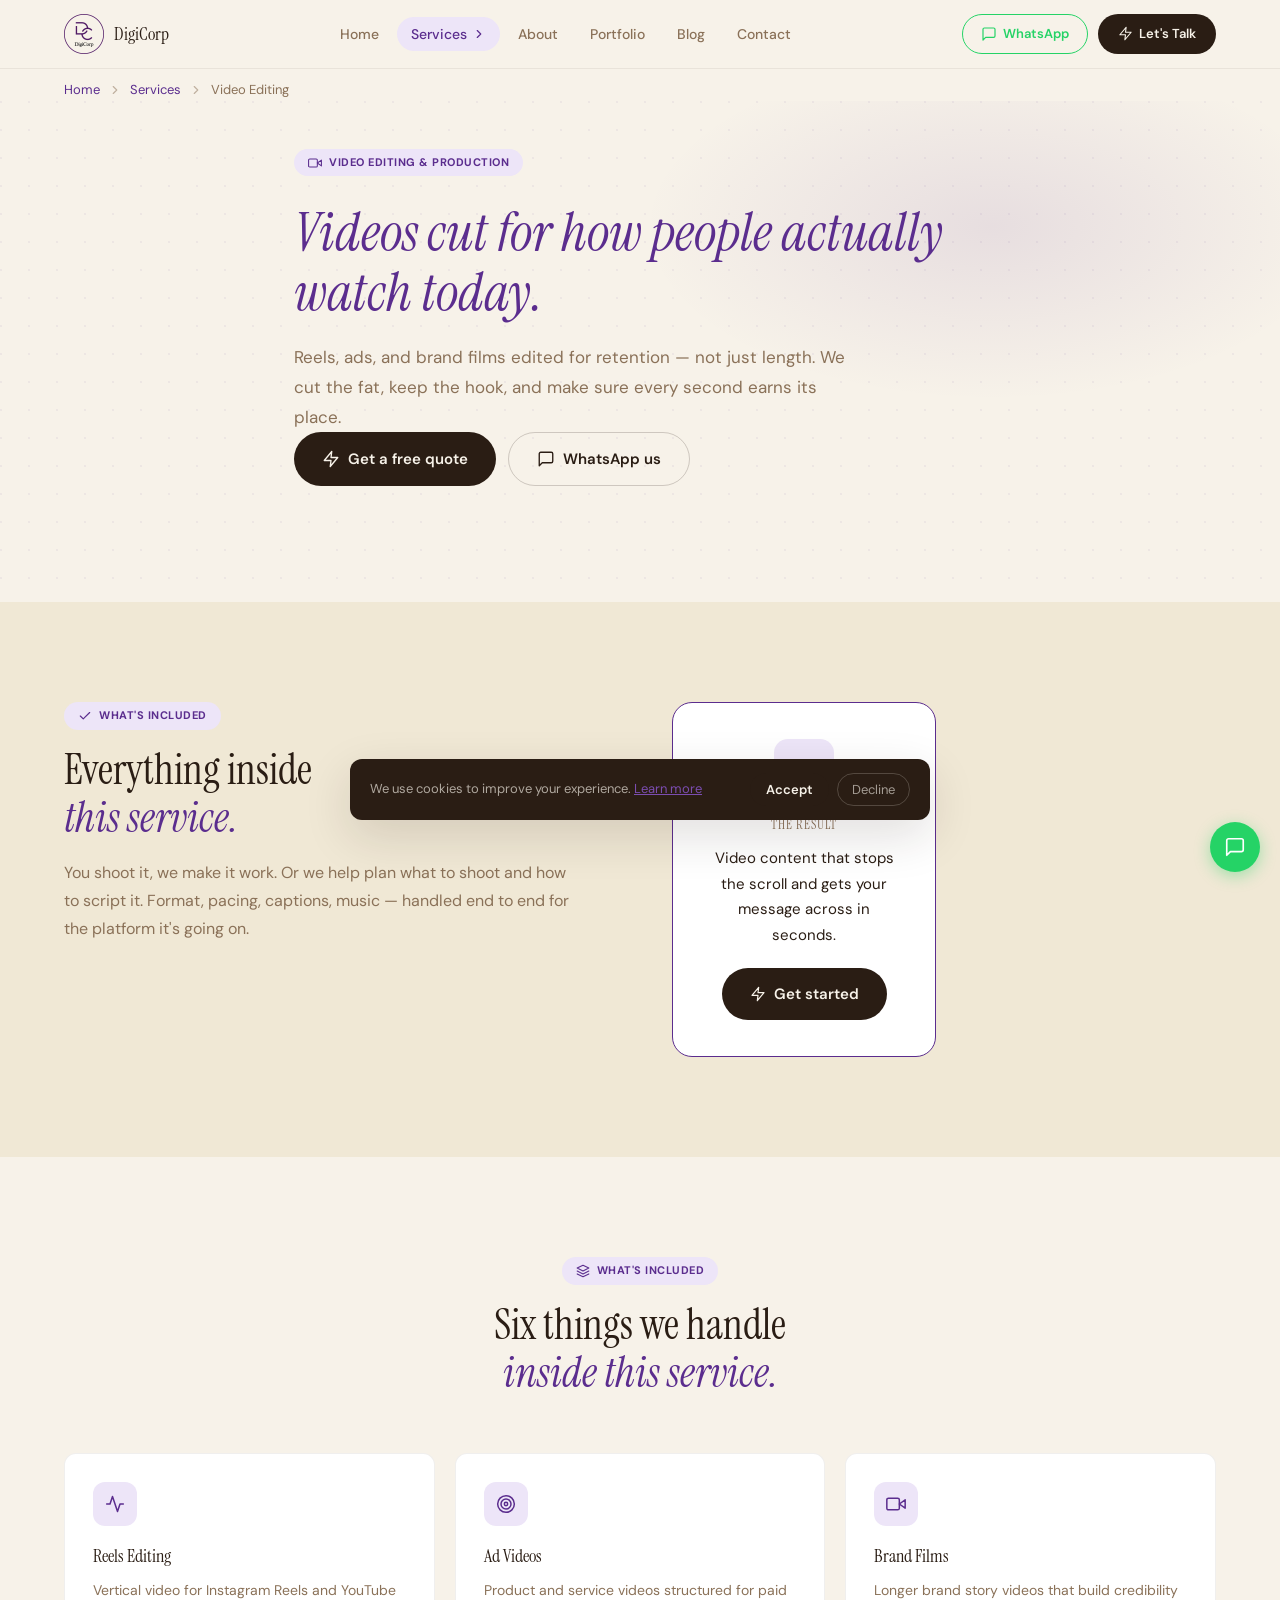
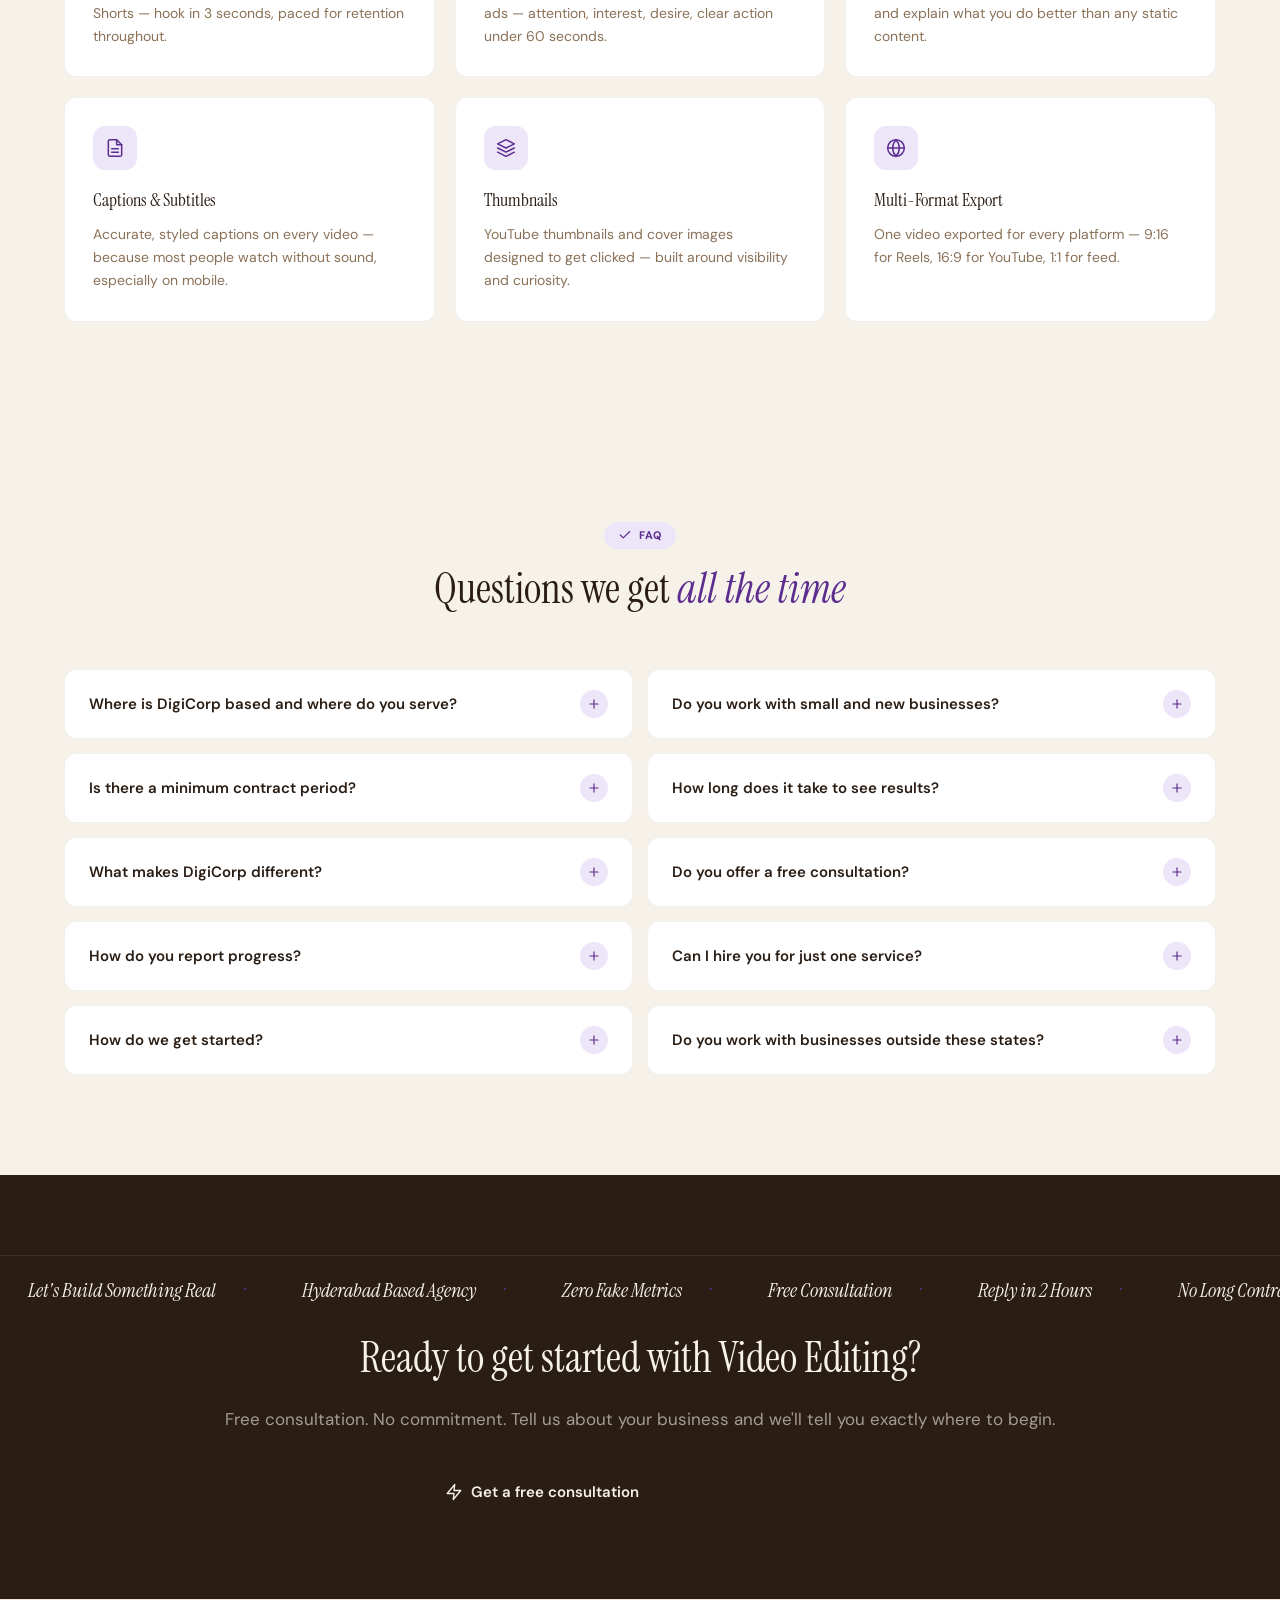
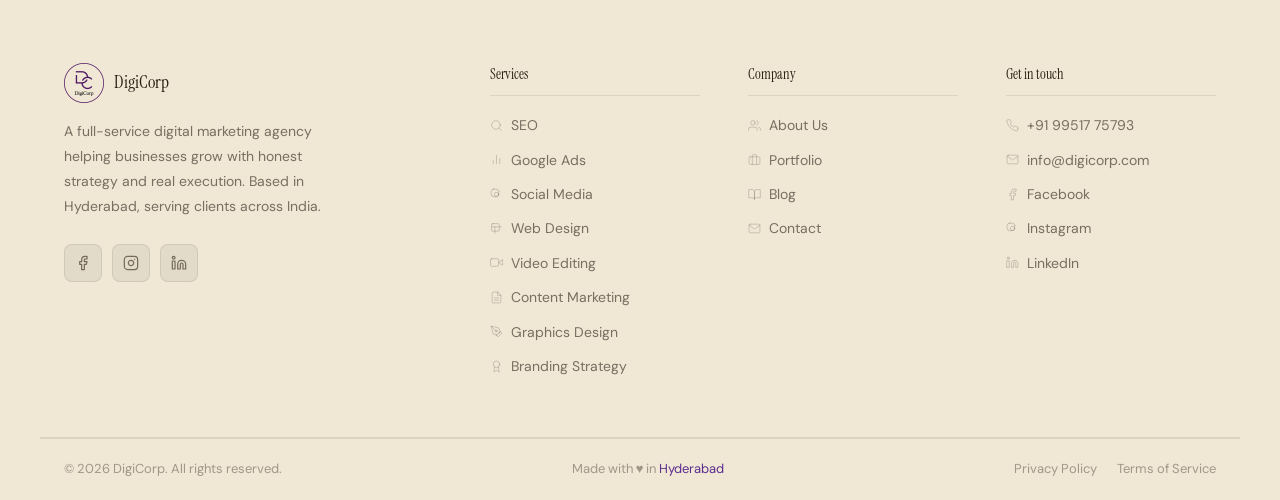
<file: video-editing.html>
<!DOCTYPE html>
<html lang="en">
<head>
<meta charset="UTF-8">
<meta name="viewport" content="width=device-width, initial-scale=1.0">
<title>Video Editing — DigiCorp | Digital Marketing Agency Hyderabad</title>
<meta name="description" content="Reels, ads, and brand films edited for retention — not just length. We cut the fat, keep the hook, and make sure every second earns its place.">
<meta name="keywords" content="digital marketing agency Hyderabad, SEO Hyderabad, social media marketing Hyderabad, Google Ads, digital marketing agency India">
<meta property="og:title" content="Video Editing — DigiCorp">
<meta property="og:description" content="Reels, ads, and brand films edited for retention — not just length. We cut the fat, keep the hook, and make sure every second earns its place.">
<meta property="og:type" content="website">
<link rel="preconnect" href="https://fonts.googleapis.com">
<link rel="preconnect" href="https://fonts.gstatic.com" crossorigin>
<link href="https://fonts.googleapis.com/css2?family=Instrument+Serif:ital@0;1&family=DM+Sans:opsz,wght@9..40,300;9..40,400;9..40,500;9..40,600&display=swap" rel="stylesheet">
<link rel="stylesheet" href="css/style.css">
</head>
<body>
<div id="progress-bar"></div>
<div id="preloader"><div class="pre-inner"><img src="Digicorplogo.png" alt="DigiCorp" class="logo-img"><div class="pre-bar"><div class="pre-fill"></div></div></div></div>
<header class="navbar" id="navbar">
  <div class="nav-inner">
    <a href="index.html" class="nav-brand"><img src="Digicorplogo.png" alt="DigiCorp" class="logo-img"><span class="nav-brand-name">DigiCorp</span></a>
    <nav class="nav-links" id="navLinks"><a href="index.html" class="nav-link">Home</a><div class="dd-wrap"><button class="nav-link dd-btn  active">Services <svg width="14" height="14" viewBox="0 0 24 24" fill="none" stroke="currentColor" stroke-width="2" stroke-linecap="round" stroke-linejoin="round"><polyline points="9 18 15 12 9 6"/></svg></button><div class="dd-menu"><a href="seo.html" class="dd-item"><svg width="16" height="16" viewBox="0 0 24 24" fill="none" stroke="currentColor" stroke-width="1.8" stroke-linecap="round" stroke-linejoin="round"><circle cx="11" cy="11" r="8"/><line x1="21" y1="21" x2="16.65" y2="16.65"/></svg>SEO</a><a href="google-ads.html" class="dd-item"><svg width="16" height="16" viewBox="0 0 24 24" fill="none" stroke="currentColor" stroke-width="1.8" stroke-linecap="round" stroke-linejoin="round"><line x1="18" y1="20" x2="18" y2="10"/><line x1="12" y1="20" x2="12" y2="4"/><line x1="6" y1="20" x2="6" y2="14"/></svg>Google Ads</a><a href="social-media.html" class="dd-item"><svg width="16" height="16" viewBox="0 0 24 24" fill="none" stroke="currentColor" stroke-width="1.8" stroke-linecap="round" stroke-linejoin="round"><rect x="2" y="2" width="16" height="16" rx="5"/><path d="M16 11.37A4 4 0 1 1 12.63 8 4 4 0 0 1 16 11.37z"/><line x1="17.5" y1="6.5" x2="17.51" y2="6.5"/></svg>Social Media</a><a href="web-design.html" class="dd-item"><svg width="16" height="16" viewBox="0 0 24 24" fill="none" stroke="currentColor" stroke-width="1.8" stroke-linecap="round" stroke-linejoin="round"><rect x="3" y="3" width="16" height="16" rx="2"/><line x1="3" y1="9" x2="21" y2="9"/><line x1="9" y1="21" x2="9" y2="9"/></svg>Web Design</a><a href="video-editing.html" class="dd-item"><svg width="16" height="16" viewBox="0 0 24 24" fill="none" stroke="currentColor" stroke-width="1.8" stroke-linecap="round" stroke-linejoin="round"><polygon points="23 7 16 12 23 17 23 7"/><rect x="1" y="5" width="15" height="14" rx="2"/></svg>Video Editing</a><a href="content-marketing.html" class="dd-item"><svg width="16" height="16" viewBox="0 0 24 24" fill="none" stroke="currentColor" stroke-width="1.8" stroke-linecap="round" stroke-linejoin="round"><path d="M14 2H6a2 2 0 0 0-2 2v16a2 2 0 0 0 2 2h12a2 2 0 0 0 2-2V8z"/><polyline points="14 2 14 8 20 8"/><line x1="16" y1="13" x2="8" y2="13"/><line x1="16" y1="17" x2="8" y2="17"/></svg>Content Marketing</a><a href="graphics-design.html" class="dd-item"><svg width="16" height="16" viewBox="0 0 24 24" fill="none" stroke="currentColor" stroke-width="1.8" stroke-linecap="round" stroke-linejoin="round"><path d="M12 19l7-7 3 3-7 7-3-3z"/><path d="M18 13l-1.5-7.5L2 2l3.5 14.5L13 18l5-5z"/><path d="M2 2l7.586 7.586"/><circle cx="11" cy="11" r="2"/></svg>Graphics Design</a><a href="branding.html" class="dd-item"><svg width="16" height="16" viewBox="0 0 24 24" fill="none" stroke="currentColor" stroke-width="1.8" stroke-linecap="round" stroke-linejoin="round"><circle cx="12" cy="8" r="6"/><path d="M15.477 12.89L17 22l-5-3-5 3 1.523-9.11"/></svg>Branding Strategy</a></div></div><a href="about.html" class="nav-link">About</a><a href="portfolio.html" class="nav-link">Portfolio</a><a href="blog.html" class="nav-link">Blog</a><a href="contact.html" class="nav-link">Contact</a></nav>
    <div class="nav-actions">
      <a href="https://wa.me/919951775793?text=Hi%20DigiCorp%2C%20I%20want%20to%20discuss%20digital%20marketing%20for%20my%20business." target="_blank" class="btn-wa"><svg width="16" height="16" viewBox="0 0 24 24" fill="none" stroke="currentColor" stroke-width="1.8" stroke-linecap="round" stroke-linejoin="round"><path d="M21 15a2 2 0 0 1-2 2H7l-4 4V5a2 2 0 0 1 2-2h14a2 2 0 0 1 2 2z"/></svg>WhatsApp</a>
      <a href="contact.html" class="btn-talk"><svg width="15" height="15" viewBox="0 0 24 24" fill="none" stroke="currentColor" stroke-width="1.8" stroke-linecap="round" stroke-linejoin="round"><polygon points="13 2 3 14 12 14 11 22 21 10 12 10 13 2"/></svg>Let's Talk</a>
    </div>
    <button class="hamburger" id="hamburger" aria-label="Menu"><span></span><span></span><span></span></button>
  </div>
</header>
<div class="mob-nav" id="mobNav">
  <a href="index.html" class="mob-link"><svg width="16" height="16" viewBox="0 0 24 24" fill="none" stroke="currentColor" stroke-width="1.8" stroke-linecap="round" stroke-linejoin="round"><path d="M3 9l9-7 9 7v11a2 2 0 0 1-2 2H5a2 2 0 0 1-2-2z"/><polyline points="9 22 9 12 15 12 15 22"/></svg>Home</a>
  <div class="mob-dd">
    <button class="mob-dd-btn" id="mobDdBtn"><svg width="16" height="16" viewBox="0 0 24 24" fill="none" stroke="currentColor" stroke-width="1.8" stroke-linecap="round" stroke-linejoin="round"><polygon points="12 2 2 7 12 12 22 7 12 2"/><polyline points="2 17 12 22 22 17"/><polyline points="2 12 12 17 22 12"/></svg>Services <svg width="14" height="14" viewBox="0 0 24 24" fill="none" stroke="currentColor" stroke-width="2" stroke-linecap="round" stroke-linejoin="round"><polyline points="9 18 15 12 9 6"/></svg></button>
    <div class="mob-svc-grid" id="mobSvcGrid"><a href="seo.html" class="mob-svc-link"><svg width="14" height="14" viewBox="0 0 24 24" fill="none" stroke="currentColor" stroke-width="1.8" stroke-linecap="round" stroke-linejoin="round"><circle cx="11" cy="11" r="8"/><line x1="21" y1="21" x2="16.65" y2="16.65"/></svg>SEO</a><a href="google-ads.html" class="mob-svc-link"><svg width="14" height="14" viewBox="0 0 24 24" fill="none" stroke="currentColor" stroke-width="1.8" stroke-linecap="round" stroke-linejoin="round"><line x1="18" y1="20" x2="18" y2="10"/><line x1="12" y1="20" x2="12" y2="4"/><line x1="6" y1="20" x2="6" y2="14"/></svg>Google Ads</a><a href="social-media.html" class="mob-svc-link"><svg width="14" height="14" viewBox="0 0 24 24" fill="none" stroke="currentColor" stroke-width="1.8" stroke-linecap="round" stroke-linejoin="round"><rect x="2" y="2" width="14" height="14" rx="5"/><path d="M16 11.37A4 4 0 1 1 12.63 8 4 4 0 0 1 16 11.37z"/><line x1="17.5" y1="6.5" x2="17.51" y2="6.5"/></svg>Social Media</a><a href="web-design.html" class="mob-svc-link"><svg width="14" height="14" viewBox="0 0 24 24" fill="none" stroke="currentColor" stroke-width="1.8" stroke-linecap="round" stroke-linejoin="round"><rect x="3" y="3" width="14" height="14" rx="2"/><line x1="3" y1="9" x2="21" y2="9"/><line x1="9" y1="21" x2="9" y2="9"/></svg>Web Design</a><a href="video-editing.html" class="mob-svc-link"><svg width="14" height="14" viewBox="0 0 24 24" fill="none" stroke="currentColor" stroke-width="1.8" stroke-linecap="round" stroke-linejoin="round"><polygon points="23 7 16 12 23 17 23 7"/><rect x="1" y="5" width="15" height="14" rx="2"/></svg>Video Editing</a><a href="content-marketing.html" class="mob-svc-link"><svg width="14" height="14" viewBox="0 0 24 24" fill="none" stroke="currentColor" stroke-width="1.8" stroke-linecap="round" stroke-linejoin="round"><path d="M14 2H6a2 2 0 0 0-2 2v16a2 2 0 0 0 2 2h12a2 2 0 0 0 2-2V8z"/><polyline points="14 2 14 8 20 8"/><line x1="16" y1="13" x2="8" y2="13"/><line x1="16" y1="17" x2="8" y2="17"/></svg>Content Marketing</a><a href="graphics-design.html" class="mob-svc-link"><svg width="14" height="14" viewBox="0 0 24 24" fill="none" stroke="currentColor" stroke-width="1.8" stroke-linecap="round" stroke-linejoin="round"><path d="M12 19l7-7 3 3-7 7-3-3z"/><path d="M18 13l-1.5-7.5L2 2l3.5 14.5L13 18l5-5z"/><path d="M2 2l7.586 7.586"/><circle cx="11" cy="11" r="2"/></svg>Graphics Design</a><a href="branding.html" class="mob-svc-link"><svg width="14" height="14" viewBox="0 0 24 24" fill="none" stroke="currentColor" stroke-width="1.8" stroke-linecap="round" stroke-linejoin="round"><circle cx="12" cy="8" r="6"/><path d="M15.477 12.89L17 22l-5-3-5 3 1.523-9.11"/></svg>Branding Strategy</a></div>
  </div>
  <a href="about.html" class="mob-link"><svg width="16" height="16" viewBox="0 0 24 24" fill="none" stroke="currentColor" stroke-width="1.8" stroke-linecap="round" stroke-linejoin="round"><path d="M17 21v-2a4 4 0 0 0-4-4H5a4 4 0 0 0-4 4v2"/><circle cx="9" cy="7" r="4"/><path d="M23 21v-2a4 4 0 0 0-3-3.87"/><path d="M16 3.13a4 4 0 0 1 0 7.75"/></svg>About</a>
  <a href="portfolio.html" class="mob-link"><svg width="16" height="16" viewBox="0 0 24 24" fill="none" stroke="currentColor" stroke-width="1.8" stroke-linecap="round" stroke-linejoin="round"><rect x="2" y="7" width="20" height="14" rx="2"/><path d="M16 21V5a2 2 0 0 0-2-2h-4a2 2 0 0 0-2 2v16"/></svg>Portfolio</a>
  <a href="blog.html" class="mob-link"><svg width="16" height="16" viewBox="0 0 24 24" fill="none" stroke="currentColor" stroke-width="1.8" stroke-linecap="round" stroke-linejoin="round"><path d="M2 3h6a4 4 0 0 1 4 4v14a3 3 0 0 0-3-3H2z"/><path d="M22 3h-6a4 4 0 0 0-4 4v14a3 3 0 0 1 3-3h7z"/></svg>Blog</a>
  <a href="contact.html" class="mob-link"><svg width="16" height="16" viewBox="0 0 24 24" fill="none" stroke="currentColor" stroke-width="1.8" stroke-linecap="round" stroke-linejoin="round"><path d="M4 4h16c1.1 0 2 .9 2 2v12c0 1.1-.9 2-2 2H4c-1.1 0-2-.9-2-2V6c0-1.1.9-2 2-2z"/><polyline points="22,6 12,13 2,6"/></svg>Contact</a>
  <div class="mob-actions">
    <a href="https://wa.me/919951775793?text=Hi%20DigiCorp%2C%20I%20want%20to%20discuss%20digital%20marketing%20for%20my%20business." target="_blank" class="btn-wa w100">WhatsApp us</a>
    <a href="contact.html" class="btn-talk w100">Let's Talk</a>
  </div>
</div>
<div class="breadcrumb"><div class="container bc-inner"><a href="index.html">Home</a><svg width="14" height="14" viewBox="0 0 24 24" fill="none" stroke="currentColor" stroke-width="2" stroke-linecap="round" stroke-linejoin="round"><polyline points="9 18 15 12 9 6"/></svg><a href="services.html">Services</a><svg width="14" height="14" viewBox="0 0 24 24" fill="none" stroke="currentColor" stroke-width="2" stroke-linecap="round" stroke-linejoin="round"><polyline points="9 18 15 12 9 6"/></svg><span>Video Editing</span></div></div>
<section class="page-hero">
  <div class="hero-bg"></div>
  <div class="container page-hero-inner">
    <span class="section-label"><svg width="14" height="14" viewBox="0 0 24 24" fill="none" stroke="currentColor" stroke-width="1.8" stroke-linecap="round" stroke-linejoin="round"><polygon points="23 7 16 12 23 17 23 7"/><rect x="1" y="5" width="15" height="14" rx="2"/></svg>Video Editing & Production</span>
    <h1 class="page-hero-title"><em>Videos cut for how people actually watch today.</em></h1>
    <p class="page-hero-sub">Reels, ads, and brand films edited for retention — not just length. We cut the fat, keep the hook, and make sure every second earns its place.</p>
    <div class="hero-actions">
      <a href="contact.html" class="btn-talk-lg"><svg width="18" height="18" viewBox="0 0 24 24" fill="none" stroke="currentColor" stroke-width="1.8" stroke-linecap="round" stroke-linejoin="round"><polygon points="13 2 3 14 12 14 11 22 21 10 12 10 13 2"/></svg>Get a free quote</a>
      <a href="https://wa.me/919951775793?text=Hi%20DigiCorp%2C%20I%20want%20to%20discuss%20digital%20marketing%20for%20my%20business." target="_blank" class="btn-outline-lg"><svg width="18" height="18" viewBox="0 0 24 24" fill="none" stroke="currentColor" stroke-width="1.8" stroke-linecap="round" stroke-linejoin="round"><path d="M21 15a2 2 0 0 1-2 2H7l-4 4V5a2 2 0 0 1 2-2h14a2 2 0 0 1 2 2z"/></svg>WhatsApp us</a>
    </div>
  </div>
</section>
<section class="section" style="background:var(--cream-soft);">
  <div class="container why-inner">
    <div class="why-left reveal">
      <span class="section-label"><svg width="14" height="14" viewBox="0 0 24 24" fill="none" stroke="currentColor" stroke-width="2" stroke-linecap="round" stroke-linejoin="round"><polyline points="20 6 9 17 4 12"/></svg>What's included</span>
      <h2 class="section-title">Everything inside<br><em>this service.</em></h2>
      <p class="section-sub">You shoot it, we make it work. Or we help plan what to shoot and how to script it. Format, pacing, captions, music — handled end to end for the platform it's going on.</p>
    </div>
    <div class="why-right reveal">
      <div class="result-box">
        <div class="result-icon"><svg width="28" height="28" viewBox="0 0 24 24" fill="none" stroke="currentColor" stroke-width="1.8" stroke-linecap="round" stroke-linejoin="round"><polygon points="23 7 16 12 23 17 23 7"/><rect x="1" y="5" width="15" height="14" rx="2"/></svg></div>
        <h4>The result</h4>
        <p>Video content that stops the scroll and gets your message across in seconds.</p>
        <a href="contact.html" class="btn-talk-lg" style="margin-top:20px;"><svg width="16" height="16" viewBox="0 0 24 24" fill="none" stroke="currentColor" stroke-width="1.8" stroke-linecap="round" stroke-linejoin="round"><polygon points="13 2 3 14 12 14 11 22 21 10 12 10 13 2"/></svg>Get started</a>
      </div>
    </div>
  </div>
</section>
<section class="section">
  <div class="container">
    <div class="section-header center">
      <span class="section-label"><svg width="14" height="14" viewBox="0 0 24 24" fill="none" stroke="currentColor" stroke-width="1.8" stroke-linecap="round" stroke-linejoin="round"><polygon points="12 2 2 7 12 12 22 7 12 2"/><polyline points="2 17 12 22 22 17"/><polyline points="2 12 12 17 22 12"/></svg>What's included</span>
      <h2 class="section-title">Six things we handle<br><em>inside this service.</em></h2>
    </div>
    <div class="detail-grid"><div class="detail-card reveal"><div class="detail-icon"><svg width="20" height="20" viewBox="0 0 24 24" fill="none" stroke="currentColor" stroke-width="1.8" stroke-linecap="round" stroke-linejoin="round"><polyline points="22 12 18 12 15 21 9 3 6 12 2 12"/></svg></div><h3>Reels Editing</h3><p>Vertical video for Instagram Reels and YouTube Shorts — hook in 3 seconds, paced for retention throughout.</p></div><div class="detail-card reveal"><div class="detail-icon"><svg width="20" height="20" viewBox="0 0 24 24" fill="none" stroke="currentColor" stroke-width="1.8" stroke-linecap="round" stroke-linejoin="round"><circle cx="12" cy="12" r="10"/><circle cx="12" cy="12" r="6"/><circle cx="12" cy="12" r="2"/></svg></div><h3>Ad Videos</h3><p>Product and service videos structured for paid ads — attention, interest, desire, clear action under 60 seconds.</p></div><div class="detail-card reveal"><div class="detail-icon"><svg width="20" height="20" viewBox="0 0 24 24" fill="none" stroke="currentColor" stroke-width="1.8" stroke-linecap="round" stroke-linejoin="round"><polygon points="23 7 16 12 23 17 23 7"/><rect x="1" y="5" width="15" height="14" rx="2"/></svg></div><h3>Brand Films</h3><p>Longer brand story videos that build credibility and explain what you do better than any static content.</p></div><div class="detail-card reveal"><div class="detail-icon"><svg width="20" height="20" viewBox="0 0 24 24" fill="none" stroke="currentColor" stroke-width="1.8" stroke-linecap="round" stroke-linejoin="round"><path d="M14 2H6a2 2 0 0 0-2 2v16a2 2 0 0 0 2 2h12a2 2 0 0 0 2-2V8z"/><polyline points="14 2 14 8 20 8"/><line x1="16" y1="13" x2="8" y2="13"/><line x1="16" y1="17" x2="8" y2="17"/></svg></div><h3>Captions & Subtitles</h3><p>Accurate, styled captions on every video — because most people watch without sound, especially on mobile.</p></div><div class="detail-card reveal"><div class="detail-icon"><svg width="20" height="20" viewBox="0 0 24 24" fill="none" stroke="currentColor" stroke-width="1.8" stroke-linecap="round" stroke-linejoin="round"><polygon points="12 2 2 7 12 12 22 7 12 2"/><polyline points="2 17 12 22 22 17"/><polyline points="2 12 12 17 22 12"/></svg></div><h3>Thumbnails</h3><p>YouTube thumbnails and cover images designed to get clicked — built around visibility and curiosity.</p></div><div class="detail-card reveal"><div class="detail-icon"><svg width="20" height="20" viewBox="0 0 24 24" fill="none" stroke="currentColor" stroke-width="1.8" stroke-linecap="round" stroke-linejoin="round"><circle cx="12" cy="12" r="10"/><line x1="2" y1="12" x2="22" y2="12"/><path d="M12 2a15.3 15.3 0 0 1 4 10 15.3 15.3 0 0 1-4 10 15.3 15.3 0 0 1-4-10 15.3 15.3 0 0 1 4-10z"/></svg></div><h3>Multi-Format Export</h3><p>One video exported for every platform — 9:16 for Reels, 16:9 for YouTube, 1:1 for feed.</p></div></div>
  </div>
</section>
<section class="section faq-section">
  <div class="container">
    <div class="section-header center">
      <span class="section-label"><svg width="14" height="14" viewBox="0 0 24 24" fill="none" stroke="currentColor" stroke-width="2" stroke-linecap="round" stroke-linejoin="round"><polyline points="20 6 9 17 4 12"/></svg>FAQ</span>
      <h2 class="section-title">Questions we get <em>all the time</em></h2>
    </div>
    <div class="faq-grid"><div class="faq-item"><button class="faq-q"><span>Where is DigiCorp based and where do you serve?</span><div class="faq-icon"><svg width="14" height="14" viewBox="0 0 24 24" fill="none" stroke="currentColor" stroke-width="2" stroke-linecap="round" stroke-linejoin="round"><line x1="12" y1="5" x2="12" y2="19"/><line x1="5" y1="12" x2="19" y2="12"/></svg></div></button><div class="faq-a"><p>We are based in Hyderabad. We serve businesses across India — with a strong focus on businesses in Telangana, Andhra Pradesh, Karnataka, and Tamil Nadu.</p></div></div>
<div class="faq-item"><button class="faq-q"><span>Do you work with small and new businesses?</span><div class="faq-icon"><svg width="14" height="14" viewBox="0 0 24 24" fill="none" stroke="currentColor" stroke-width="2" stroke-linecap="round" stroke-linejoin="round"><line x1="12" y1="5" x2="12" y2="19"/><line x1="5" y1="12" x2="19" y2="12"/></svg></div></button><div class="faq-a"><p>Yes — businesses of all sizes. We especially enjoy working with businesses just starting their digital journey because we can build the right foundation from day one.</p></div></div>
<div class="faq-item"><button class="faq-q"><span>Is there a minimum contract period?</span><div class="faq-icon"><svg width="14" height="14" viewBox="0 0 24 24" fill="none" stroke="currentColor" stroke-width="2" stroke-linecap="round" stroke-linejoin="round"><line x1="12" y1="5" x2="12" y2="19"/><line x1="5" y1="12" x2="19" y2="12"/></svg></div></button><div class="faq-a"><p>No long-term contracts. Month-to-month only. We earn your business every month with results, not paperwork.</p></div></div>
<div class="faq-item"><button class="faq-q"><span>How long does it take to see results?</span><div class="faq-icon"><svg width="14" height="14" viewBox="0 0 24 24" fill="none" stroke="currentColor" stroke-width="2" stroke-linecap="round" stroke-linejoin="round"><line x1="12" y1="5" x2="12" y2="19"/><line x1="5" y1="12" x2="19" y2="12"/></svg></div></button><div class="faq-a"><p>It depends on the service. Google Ads can show results within days. SEO takes 3–6 months. Social media shows steady improvement month on month with the right content strategy.</p></div></div>
<div class="faq-item"><button class="faq-q"><span>What makes DigiCorp different?</span><div class="faq-icon"><svg width="14" height="14" viewBox="0 0 24 24" fill="none" stroke="currentColor" stroke-width="2" stroke-linecap="round" stroke-linejoin="round"><line x1="12" y1="5" x2="12" y2="19"/><line x1="5" y1="12" x2="19" y2="12"/></svg></div></button><div class="faq-a"><p>Three things: we understand the local market deeply, we never use fake metrics, and we give you honest monthly reports whether the news is good or bad.</p></div></div>
<div class="faq-item"><button class="faq-q"><span>Do you offer a free consultation?</span><div class="faq-icon"><svg width="14" height="14" viewBox="0 0 24 24" fill="none" stroke="currentColor" stroke-width="2" stroke-linecap="round" stroke-linejoin="round"><line x1="12" y1="5" x2="12" y2="19"/><line x1="5" y1="12" x2="19" y2="12"/></svg></div></button><div class="faq-a"><p>Yes — always. Tell us about your business and we'll tell you exactly where the opportunity is. No sales pitch, no obligation.</p></div></div>
<div class="faq-item"><button class="faq-q"><span>How do you report progress?</span><div class="faq-icon"><svg width="14" height="14" viewBox="0 0 24 24" fill="none" stroke="currentColor" stroke-width="2" stroke-linecap="round" stroke-linejoin="round"><line x1="12" y1="5" x2="12" y2="19"/><line x1="5" y1="12" x2="19" y2="12"/></svg></div></button><div class="faq-a"><p>Monthly reports with real numbers — reach, followers, clicks, leads, rankings. We explain what worked, what didn't, and the plan for next month.</p></div></div>
<div class="faq-item"><button class="faq-q"><span>Can I hire you for just one service?</span><div class="faq-icon"><svg width="14" height="14" viewBox="0 0 24 24" fill="none" stroke="currentColor" stroke-width="2" stroke-linecap="round" stroke-linejoin="round"><line x1="12" y1="5" x2="12" y2="19"/><line x1="5" y1="12" x2="19" y2="12"/></svg></div></button><div class="faq-a"><p>Yes. You don't need a full package. Start with whatever is most urgent — one service is completely fine.</p></div></div>
<div class="faq-item"><button class="faq-q"><span>How do we get started?</span><div class="faq-icon"><svg width="14" height="14" viewBox="0 0 24 24" fill="none" stroke="currentColor" stroke-width="2" stroke-linecap="round" stroke-linejoin="round"><line x1="12" y1="5" x2="12" y2="19"/><line x1="5" y1="12" x2="19" y2="12"/></svg></div></button><div class="faq-a"><p>Fill out the contact form, WhatsApp us, or call. We'll set up a free 30-minute call and tell you exactly where to begin.</p></div></div>
<div class="faq-item"><button class="faq-q"><span>Do you work with businesses outside these states?</span><div class="faq-icon"><svg width="14" height="14" viewBox="0 0 24 24" fill="none" stroke="currentColor" stroke-width="2" stroke-linecap="round" stroke-linejoin="round"><line x1="12" y1="5" x2="12" y2="19"/><line x1="5" y1="12" x2="19" y2="12"/></svg></div></button><div class="faq-a"><p>Yes. While we focus on South India, we serve clients across India. Location is never a barrier — we work fully remotely.</p></div></div>
</div>
  </div>
</section>
<section class="cta-band">
  <div class="marquee-wrap"><div class="marquee-track"><span class="mq-item">Let's Build Something Real<span class="mq-dot">·</span></span><span class="mq-item">Hyderabad Based Agency<span class="mq-dot">·</span></span><span class="mq-item">Zero Fake Metrics<span class="mq-dot">·</span></span><span class="mq-item">Free Consultation<span class="mq-dot">·</span></span><span class="mq-item">Reply in 2 Hours<span class="mq-dot">·</span></span><span class="mq-item">No Long Contracts<span class="mq-dot">·</span></span><span class="mq-item">Let's Build Something Real<span class="mq-dot">·</span></span><span class="mq-item">Hyderabad Based Agency<span class="mq-dot">·</span></span><span class="mq-item">Zero Fake Metrics<span class="mq-dot">·</span></span><span class="mq-item">Free Consultation<span class="mq-dot">·</span></span><span class="mq-item">Reply in 2 Hours<span class="mq-dot">·</span></span><span class="mq-item">No Long Contracts<span class="mq-dot">·</span></span><span class="mq-item">Let's Build Something Real<span class="mq-dot">·</span></span><span class="mq-item">Hyderabad Based Agency<span class="mq-dot">·</span></span><span class="mq-item">Zero Fake Metrics<span class="mq-dot">·</span></span><span class="mq-item">Free Consultation<span class="mq-dot">·</span></span><span class="mq-item">Reply in 2 Hours<span class="mq-dot">·</span></span><span class="mq-item">No Long Contracts<span class="mq-dot">·</span></span></div></div>
  <div class="container cta-band-inner">
    <h2>Ready to get started with Video Editing?</h2>
    <p>Free consultation. No commitment. Tell us about your business and we'll tell you exactly where to begin.</p>
    <div class="cta-btns">
      <a href="contact.html" class="btn-talk-lg"><svg width="18" height="18" viewBox="0 0 24 24" fill="none" stroke="currentColor" stroke-width="1.8" stroke-linecap="round" stroke-linejoin="round"><polygon points="13 2 3 14 12 14 11 22 21 10 12 10 13 2"/></svg>Get a free consultation</a>
      <a href="https://wa.me/919951775793?text=Hi%20DigiCorp%2C%20I%20want%20to%20discuss%20digital%20marketing%20for%20my%20business." target="_blank" class="btn-outline-lg"><svg width="18" height="18" viewBox="0 0 24 24" fill="none" stroke="currentColor" stroke-width="1.8" stroke-linecap="round" stroke-linejoin="round"><path d="M21 15a2 2 0 0 1-2 2H7l-4 4V5a2 2 0 0 1 2-2h14a2 2 0 0 1 2 2z"/></svg>WhatsApp us</a>
    </div>
  </div>
</section>
<footer class="footer">
  <div class="footer-top">
    <div class="footer-brand">
      <a href="index.html" class="footer-logo"><img src="Digicorplogo.png" alt="DigiCorp" class="logo-img"><span>DigiCorp</span></a>
      <p class="footer-desc">A full-service digital marketing agency helping businesses grow with honest strategy and real execution. Based in Hyderabad, serving clients across India.</p>
      <div class="footer-social">
        <a href="https://www.facebook.com/profile.php?id=61591775640880" target="_blank" aria-label="Facebook"><svg width="18" height="18" viewBox="0 0 24 24" fill="none" stroke="currentColor" stroke-width="1.8" stroke-linecap="round" stroke-linejoin="round"><path d="M18 2h-3a5 5 0 0 0-5 5v3H7v4h3v8h4v-8h3l1-4h-4V7a1 1 0 0 1 1-1h3z"/></svg></a>
        <a href="https://www.instagram.com/digicorp.hyd/" target="_blank" aria-label="Instagram"><svg width="20" height="20" viewBox="0 0 24 24" fill="none" stroke="currentColor" stroke-width="1.8" stroke-linecap="round" stroke-linejoin="round"><rect x="2" y="2" width="20" height="20" rx="5"/><path d="M16 11.37A4 4 0 1 1 12.63 8 4 4 0 0 1 16 11.37z"/><line x1="17.5" y1="6.5" x2="17.51" y2="6.5"/></svg></a>
        <a href="https://www.linkedin.com/company/digicorp-hyd" target="_blank" aria-label="LinkedIn"><svg width="18" height="18" viewBox="0 0 24 24" fill="none" stroke="currentColor" stroke-width="1.8" stroke-linecap="round" stroke-linejoin="round"><path d="M16 8a6 6 0 0 1 6 6v7h-4v-7a2 2 0 0 0-2-2 2 2 0 0 0-2 2v7h-4v-7a6 6 0 0 1 6-6z"/><rect x="2" y="9" width="4" height="12"/><circle cx="4" cy="4" r="2"/></svg></a>
      </div>
    </div>
    <div class="footer-col">
      <h4>Services</h4>
      <a href="seo.html"><svg width="14" height="14" viewBox="0 0 24 24" fill="none" stroke="currentColor" stroke-width="1.8" stroke-linecap="round" stroke-linejoin="round"><circle cx="11" cy="11" r="8"/><line x1="21" y1="21" x2="16.65" y2="16.65"/></svg>SEO</a>
      <a href="google-ads.html"><svg width="14" height="14" viewBox="0 0 24 24" fill="none" stroke="currentColor" stroke-width="1.8" stroke-linecap="round" stroke-linejoin="round"><line x1="18" y1="20" x2="18" y2="10"/><line x1="12" y1="20" x2="12" y2="4"/><line x1="6" y1="20" x2="6" y2="14"/></svg>Google Ads</a>
      <a href="social-media.html"><svg width="14" height="14" viewBox="0 0 24 24" fill="none" stroke="currentColor" stroke-width="1.8" stroke-linecap="round" stroke-linejoin="round"><rect x="2" y="2" width="14" height="14" rx="5"/><path d="M16 11.37A4 4 0 1 1 12.63 8 4 4 0 0 1 16 11.37z"/><line x1="17.5" y1="6.5" x2="17.51" y2="6.5"/></svg>Social Media</a>
      <a href="web-design.html"><svg width="14" height="14" viewBox="0 0 24 24" fill="none" stroke="currentColor" stroke-width="1.8" stroke-linecap="round" stroke-linejoin="round"><rect x="3" y="3" width="14" height="14" rx="2"/><line x1="3" y1="9" x2="21" y2="9"/><line x1="9" y1="21" x2="9" y2="9"/></svg>Web Design</a>
      <a href="video-editing.html"><svg width="14" height="14" viewBox="0 0 24 24" fill="none" stroke="currentColor" stroke-width="1.8" stroke-linecap="round" stroke-linejoin="round"><polygon points="23 7 16 12 23 17 23 7"/><rect x="1" y="5" width="15" height="14" rx="2"/></svg>Video Editing</a>
      <a href="content-marketing.html"><svg width="14" height="14" viewBox="0 0 24 24" fill="none" stroke="currentColor" stroke-width="1.8" stroke-linecap="round" stroke-linejoin="round"><path d="M14 2H6a2 2 0 0 0-2 2v16a2 2 0 0 0 2 2h12a2 2 0 0 0 2-2V8z"/><polyline points="14 2 14 8 20 8"/><line x1="16" y1="13" x2="8" y2="13"/><line x1="16" y1="17" x2="8" y2="17"/></svg>Content Marketing</a>
      <a href="graphics-design.html"><svg width="14" height="14" viewBox="0 0 24 24" fill="none" stroke="currentColor" stroke-width="1.8" stroke-linecap="round" stroke-linejoin="round"><path d="M12 19l7-7 3 3-7 7-3-3z"/><path d="M18 13l-1.5-7.5L2 2l3.5 14.5L13 18l5-5z"/><path d="M2 2l7.586 7.586"/><circle cx="11" cy="11" r="2"/></svg>Graphics Design</a>
      <a href="branding.html"><svg width="14" height="14" viewBox="0 0 24 24" fill="none" stroke="currentColor" stroke-width="1.8" stroke-linecap="round" stroke-linejoin="round"><circle cx="12" cy="8" r="6"/><path d="M15.477 12.89L17 22l-5-3-5 3 1.523-9.11"/></svg>Branding Strategy</a>
    </div>
    <div class="footer-col">
      <h4>Company</h4>
      <a href="about.html"><svg width="14" height="14" viewBox="0 0 24 24" fill="none" stroke="currentColor" stroke-width="1.8" stroke-linecap="round" stroke-linejoin="round"><path d="M17 21v-2a4 4 0 0 0-4-4H5a4 4 0 0 0-4 4v2"/><circle cx="9" cy="7" r="4"/><path d="M23 21v-2a4 4 0 0 0-3-3.87"/><path d="M16 3.13a4 4 0 0 1 0 7.75"/></svg>About Us</a>
      <a href="portfolio.html"><svg width="14" height="14" viewBox="0 0 24 24" fill="none" stroke="currentColor" stroke-width="1.8" stroke-linecap="round" stroke-linejoin="round"><rect x="2" y="7" width="20" height="14" rx="2"/><path d="M16 21V5a2 2 0 0 0-2-2h-4a2 2 0 0 0-2 2v16"/></svg>Portfolio</a>
      <a href="blog.html"><svg width="14" height="14" viewBox="0 0 24 24" fill="none" stroke="currentColor" stroke-width="1.8" stroke-linecap="round" stroke-linejoin="round"><path d="M2 3h6a4 4 0 0 1 4 4v14a3 3 0 0 0-3-3H2z"/><path d="M22 3h-6a4 4 0 0 0-4 4v14a3 3 0 0 1 3-3h7z"/></svg>Blog</a>
      <a href="contact.html"><svg width="14" height="14" viewBox="0 0 24 24" fill="none" stroke="currentColor" stroke-width="1.8" stroke-linecap="round" stroke-linejoin="round"><path d="M4 4h16c1.1 0 2 .9 2 2v12c0 1.1-.9 2-2 2H4c-1.1 0-2-.9-2-2V6c0-1.1.9-2 2-2z"/><polyline points="22,6 12,13 2,6"/></svg>Contact</a>
    </div>
    <div class="footer-col">
      <h4>Get in touch</h4>
      <a href="tel:+919951775793"><svg width="14" height="14" viewBox="0 0 24 24" fill="none" stroke="currentColor" stroke-width="1.8" stroke-linecap="round" stroke-linejoin="round"><path d="M22 16.92v3a2 2 0 0 1-2.18 2 19.79 19.79 0 0 1-8.63-3.07A19.5 19.5 0 0 1 4.69 12 19.79 19.79 0 0 1 1.61 3.4 2 2 0 0 1 3.6 1.22h3a2 2 0 0 1 2 1.72c.127.96.361 1.903.7 2.81a2 2 0 0 1-.45 2.11L7.91 8.96a16 16 0 0 0 6.09 6.09l1.32-1.32a2 2 0 0 1 2.11-.45c.907.339 1.85.573 2.81.7A2 2 0 0 1 22 16.92z"/></svg>+91 99517 75793</a>
      <a href="mailto:info@digicorp.com"><svg width="14" height="14" viewBox="0 0 24 24" fill="none" stroke="currentColor" stroke-width="1.8" stroke-linecap="round" stroke-linejoin="round"><path d="M4 4h16c1.1 0 2 .9 2 2v12c0 1.1-.9 2-2 2H4c-1.1 0-2-.9-2-2V6c0-1.1.9-2 2-2z"/><polyline points="22,6 12,13 2,6"/></svg>info@digicorp.com</a>
      <a href="https://www.facebook.com/profile.php?id=61591775640880" target="_blank"><svg width="14" height="14" viewBox="0 0 24 24" fill="none" stroke="currentColor" stroke-width="1.8" stroke-linecap="round" stroke-linejoin="round"><path d="M18 2h-3a5 5 0 0 0-5 5v3H7v4h3v8h4v-8h3l1-4h-4V7a1 1 0 0 1 1-1h3z"/></svg>Facebook</a>
      <a href="https://www.instagram.com/digicorp.hyd/" target="_blank"><svg width="14" height="14" viewBox="0 0 24 24" fill="none" stroke="currentColor" stroke-width="1.8" stroke-linecap="round" stroke-linejoin="round"><rect x="2" y="2" width="14" height="14" rx="5"/><path d="M16 11.37A4 4 0 1 1 12.63 8 4 4 0 0 1 16 11.37z"/><line x1="17.5" y1="6.5" x2="17.51" y2="6.5"/></svg>Instagram</a>
      <a href="https://www.linkedin.com/company/digicorp-hyd" target="_blank"><svg width="14" height="14" viewBox="0 0 24 24" fill="none" stroke="currentColor" stroke-width="1.8" stroke-linecap="round" stroke-linejoin="round"><path d="M16 8a6 6 0 0 1 6 6v7h-4v-7a2 2 0 0 0-2-2 2 2 0 0 0-2 2v7h-4v-7a6 6 0 0 1 6-6z"/><rect x="2" y="9" width="4" height="12"/><circle cx="4" cy="4" r="2"/></svg>LinkedIn</a>
    </div>
  </div>
  <div class="footer-bottom">
    <p>© 2026 DigiCorp. All rights reserved.</p>
    <p class="footer-hyd">Made with ♥ in <span>Hyderabad</span></p>
    <div class="footer-legal">
      <a href="#">Privacy Policy</a>
      <a href="#">Terms of Service</a>
    </div>
  </div>
</footer>
<a href="https://wa.me/919951775793?text=Hi%20DigiCorp%2C%20I%20want%20to%20discuss%20digital%20marketing%20for%20my%20business." target="_blank" class="fab-wa" aria-label="WhatsApp"><svg width="24" height="24" viewBox="0 0 24 24" fill="none" stroke="currentColor" stroke-width="1.8" stroke-linecap="round" stroke-linejoin="round"><path d="M21 15a2 2 0 0 1-2 2H7l-4 4V5a2 2 0 0 1 2-2h14a2 2 0 0 1 2 2z"/></svg></a>
<button class="fab-top" id="fabTop" aria-label="Back to top"><svg width="20" height="20" viewBox="0 0 24 24" fill="none" stroke="currentColor" stroke-width="2" stroke-linecap="round" stroke-linejoin="round"><line x1="12" y1="19" x2="12" y2="5"/><polyline points="5 12 12 5 19 12"/></svg></button>
<div class="mob-bottom-nav">
  <a href="index.html" class="mbn-btn" data-page="index.html"><svg width="22" height="22" viewBox="0 0 24 24" fill="none" stroke="currentColor" stroke-width="1.8" stroke-linecap="round" stroke-linejoin="round"><path d="M3 9l9-7 9 7v11a2 2 0 0 1-2 2H5a2 2 0 0 1-2-2z"/><polyline points="9 22 9 12 15 12 15 22"/></svg><span>Home</span></a>
  <a href="services.html" class="mbn-btn" data-page="services.html"><svg width="22" height="22" viewBox="0 0 24 24" fill="none" stroke="currentColor" stroke-width="1.8" stroke-linecap="round" stroke-linejoin="round"><polygon points="12 2 2 7 12 12 22 7 12 2"/><polyline points="2 17 12 22 22 17"/><polyline points="2 12 12 17 22 12"/></svg><span>Services</span></a>
  <a href="portfolio.html" class="mbn-btn" data-page="portfolio.html"><svg width="22" height="22" viewBox="0 0 24 24" fill="none" stroke="currentColor" stroke-width="1.8" stroke-linecap="round" stroke-linejoin="round"><rect x="2" y="7" width="20" height="14" rx="2"/><path d="M16 21V5a2 2 0 0 0-2-2h-4a2 2 0 0 0-2 2v16"/></svg><span>Work</span></a>
  <a href="contact.html" class="mbn-btn" data-page="contact.html"><svg width="22" height="22" viewBox="0 0 24 24" fill="none" stroke="currentColor" stroke-width="1.8" stroke-linecap="round" stroke-linejoin="round"><path d="M4 4h16c1.1 0 2 .9 2 2v12c0 1.1-.9 2-2 2H4c-1.1 0-2-.9-2-2V6c0-1.1.9-2 2-2z"/><polyline points="22,6 12,13 2,6"/></svg><span>Contact</span></a>
</div>
<div class="exit-overlay" id="exitOverlay">
  <div class="exit-box">
    <button class="exit-close" id="exitClose"><svg width="16" height="16" viewBox="0 0 24 24" fill="none" stroke="currentColor" stroke-width="2" stroke-linecap="round" stroke-linejoin="round"><line x1="18" y1="6" x2="6" y2="18"/><line x1="6" y1="6" x2="18" y2="18"/></svg></button>
    <div class="exit-emoji">🚀</div>
    <h3>Wait — get a free audit first!</h3>
    <p>Before you leave, let us show you exactly where your business is losing ground digitally. Free, no commitment.</p>
    <div class="exit-btns">
      <a href="contact.html" class="btn-talk"><svg width="15" height="15" viewBox="0 0 24 24" fill="none" stroke="currentColor" stroke-width="1.8" stroke-linecap="round" stroke-linejoin="round"><polygon points="13 2 3 14 12 14 11 22 21 10 12 10 13 2"/></svg>Get free audit</a>
      <a href="https://wa.me/919951775793?text=Hi%20DigiCorp%2C%20I%20want%20to%20discuss%20digital%20marketing%20for%20my%20business." target="_blank" class="btn-wa"><svg width="15" height="15" viewBox="0 0 24 24" fill="none" stroke="currentColor" stroke-width="1.8" stroke-linecap="round" stroke-linejoin="round"><path d="M21 15a2 2 0 0 1-2 2H7l-4 4V5a2 2 0 0 1 2-2h14a2 2 0 0 1 2 2z"/></svg>WhatsApp us</a>
    </div>
  </div>
</div>
<div class="cookie-bar" id="cookieBar">
  <p>We use cookies to improve your experience. <a href="#">Learn more</a></p>
  <div class="cookie-btns">
    <button id="cookieAccept" class="btn-talk" style="padding:7px 16px;font-size:13px;">Accept</button>
    <button id="cookieDecline" style="padding:7px 14px;font-size:13px;background:transparent;border:1px solid rgba(247,242,233,0.2);color:rgba(247,242,233,0.6);border-radius:100px;cursor:pointer;">Decline</button>
  </div>
</div>
<script src="js/main.js"></script>
</body>
</html>
</file>
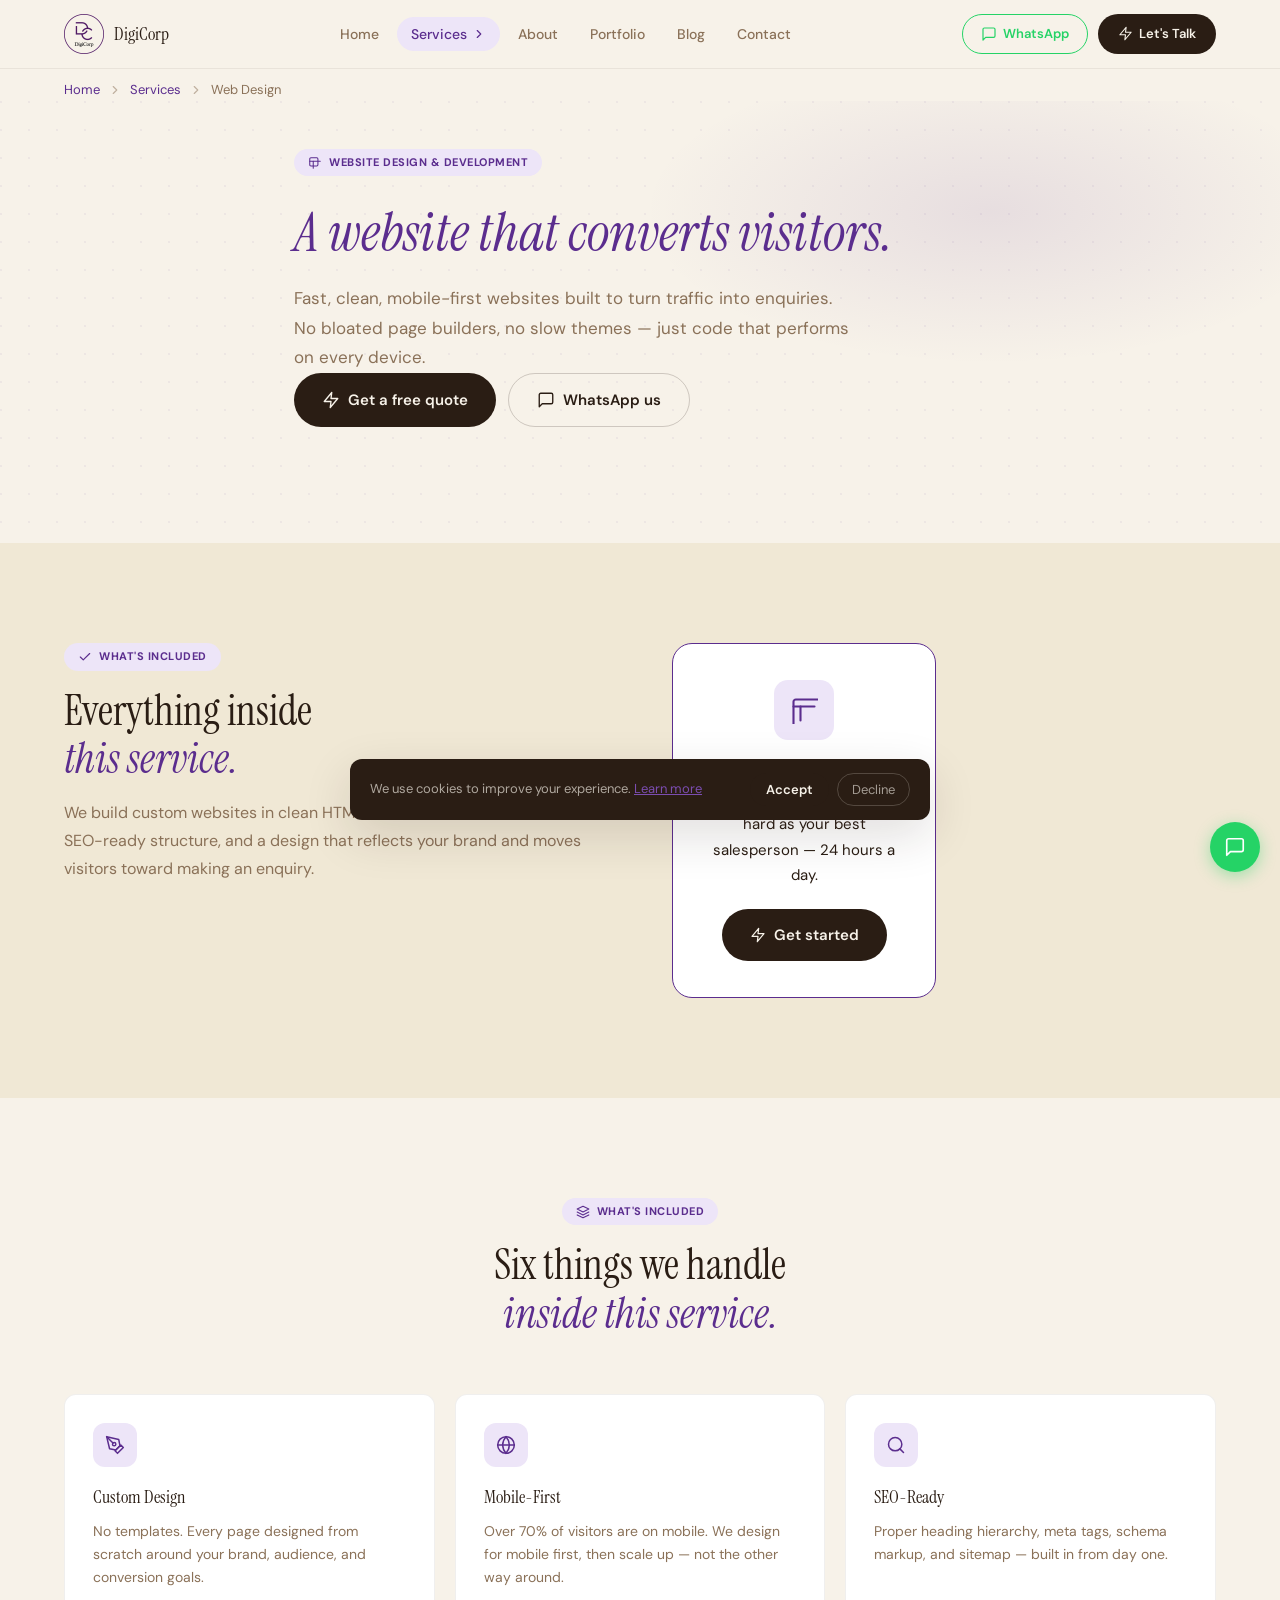
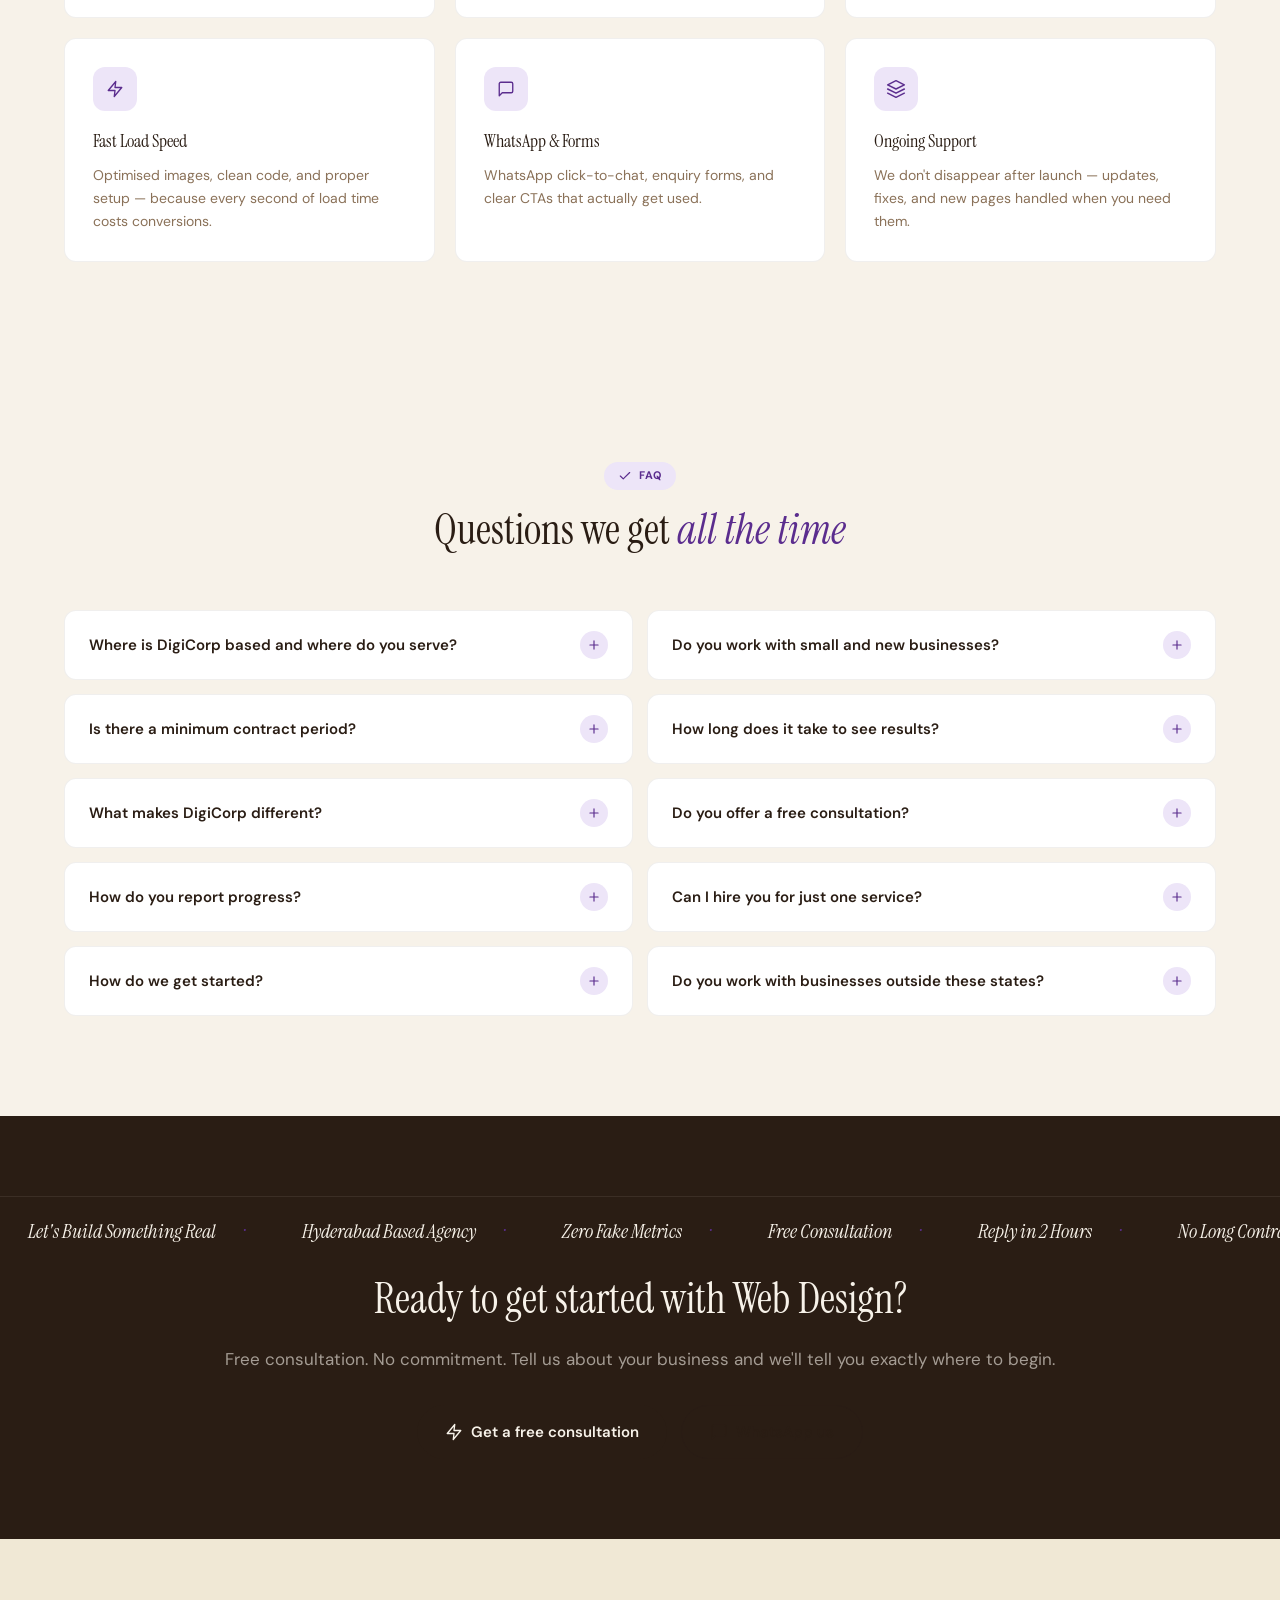
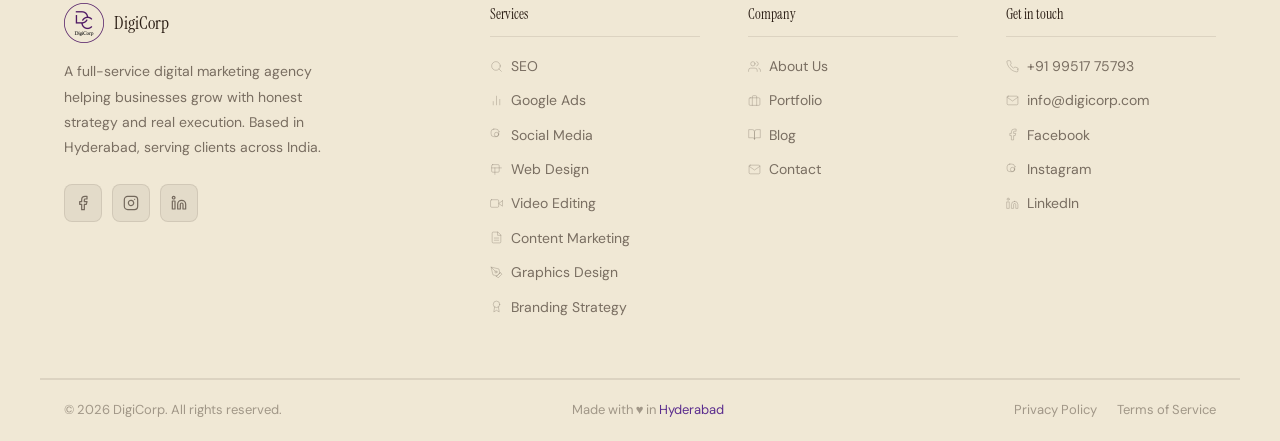
<file: web-design.html>
<!DOCTYPE html>
<html lang="en">
<head>
<meta charset="UTF-8">
<meta name="viewport" content="width=device-width, initial-scale=1.0">
<title>Web Design — DigiCorp | Digital Marketing Agency Hyderabad</title>
<meta name="description" content="Fast, clean, mobile-first websites built to turn traffic into enquiries. No bloated page builders, no slow themes — just code that performs on every device.">
<meta name="keywords" content="digital marketing agency Hyderabad, SEO Hyderabad, social media marketing Hyderabad, Google Ads, digital marketing agency India">
<meta property="og:title" content="Web Design — DigiCorp">
<meta property="og:description" content="Fast, clean, mobile-first websites built to turn traffic into enquiries. No bloated page builders, no slow themes — just code that performs on every device.">
<meta property="og:type" content="website">
<link rel="preconnect" href="https://fonts.googleapis.com">
<link rel="preconnect" href="https://fonts.gstatic.com" crossorigin>
<link href="https://fonts.googleapis.com/css2?family=Instrument+Serif:ital@0;1&family=DM+Sans:opsz,wght@9..40,300;9..40,400;9..40,500;9..40,600&display=swap" rel="stylesheet">
<link rel="stylesheet" href="css/style.css">
</head>
<body>
<div id="progress-bar"></div>
<div id="preloader"><div class="pre-inner"><img src="Digicorplogo.png" alt="DigiCorp" class="logo-img"><div class="pre-bar"><div class="pre-fill"></div></div></div></div>
<header class="navbar" id="navbar">
  <div class="nav-inner">
    <a href="index.html" class="nav-brand"><img src="Digicorplogo.png" alt="DigiCorp" class="logo-img"><span class="nav-brand-name">DigiCorp</span></a>
    <nav class="nav-links" id="navLinks"><a href="index.html" class="nav-link">Home</a><div class="dd-wrap"><button class="nav-link dd-btn  active">Services <svg width="14" height="14" viewBox="0 0 24 24" fill="none" stroke="currentColor" stroke-width="2" stroke-linecap="round" stroke-linejoin="round"><polyline points="9 18 15 12 9 6"/></svg></button><div class="dd-menu"><a href="seo.html" class="dd-item"><svg width="16" height="16" viewBox="0 0 24 24" fill="none" stroke="currentColor" stroke-width="1.8" stroke-linecap="round" stroke-linejoin="round"><circle cx="11" cy="11" r="8"/><line x1="21" y1="21" x2="16.65" y2="16.65"/></svg>SEO</a><a href="google-ads.html" class="dd-item"><svg width="16" height="16" viewBox="0 0 24 24" fill="none" stroke="currentColor" stroke-width="1.8" stroke-linecap="round" stroke-linejoin="round"><line x1="18" y1="20" x2="18" y2="10"/><line x1="12" y1="20" x2="12" y2="4"/><line x1="6" y1="20" x2="6" y2="14"/></svg>Google Ads</a><a href="social-media.html" class="dd-item"><svg width="16" height="16" viewBox="0 0 24 24" fill="none" stroke="currentColor" stroke-width="1.8" stroke-linecap="round" stroke-linejoin="round"><rect x="2" y="2" width="16" height="16" rx="5"/><path d="M16 11.37A4 4 0 1 1 12.63 8 4 4 0 0 1 16 11.37z"/><line x1="17.5" y1="6.5" x2="17.51" y2="6.5"/></svg>Social Media</a><a href="web-design.html" class="dd-item"><svg width="16" height="16" viewBox="0 0 24 24" fill="none" stroke="currentColor" stroke-width="1.8" stroke-linecap="round" stroke-linejoin="round"><rect x="3" y="3" width="16" height="16" rx="2"/><line x1="3" y1="9" x2="21" y2="9"/><line x1="9" y1="21" x2="9" y2="9"/></svg>Web Design</a><a href="video-editing.html" class="dd-item"><svg width="16" height="16" viewBox="0 0 24 24" fill="none" stroke="currentColor" stroke-width="1.8" stroke-linecap="round" stroke-linejoin="round"><polygon points="23 7 16 12 23 17 23 7"/><rect x="1" y="5" width="15" height="14" rx="2"/></svg>Video Editing</a><a href="content-marketing.html" class="dd-item"><svg width="16" height="16" viewBox="0 0 24 24" fill="none" stroke="currentColor" stroke-width="1.8" stroke-linecap="round" stroke-linejoin="round"><path d="M14 2H6a2 2 0 0 0-2 2v16a2 2 0 0 0 2 2h12a2 2 0 0 0 2-2V8z"/><polyline points="14 2 14 8 20 8"/><line x1="16" y1="13" x2="8" y2="13"/><line x1="16" y1="17" x2="8" y2="17"/></svg>Content Marketing</a><a href="graphics-design.html" class="dd-item"><svg width="16" height="16" viewBox="0 0 24 24" fill="none" stroke="currentColor" stroke-width="1.8" stroke-linecap="round" stroke-linejoin="round"><path d="M12 19l7-7 3 3-7 7-3-3z"/><path d="M18 13l-1.5-7.5L2 2l3.5 14.5L13 18l5-5z"/><path d="M2 2l7.586 7.586"/><circle cx="11" cy="11" r="2"/></svg>Graphics Design</a><a href="branding.html" class="dd-item"><svg width="16" height="16" viewBox="0 0 24 24" fill="none" stroke="currentColor" stroke-width="1.8" stroke-linecap="round" stroke-linejoin="round"><circle cx="12" cy="8" r="6"/><path d="M15.477 12.89L17 22l-5-3-5 3 1.523-9.11"/></svg>Branding Strategy</a></div></div><a href="about.html" class="nav-link">About</a><a href="portfolio.html" class="nav-link">Portfolio</a><a href="blog.html" class="nav-link">Blog</a><a href="contact.html" class="nav-link">Contact</a></nav>
    <div class="nav-actions">
      <a href="https://wa.me/919951775793?text=Hi%20DigiCorp%2C%20I%20want%20to%20discuss%20digital%20marketing%20for%20my%20business." target="_blank" class="btn-wa"><svg width="16" height="16" viewBox="0 0 24 24" fill="none" stroke="currentColor" stroke-width="1.8" stroke-linecap="round" stroke-linejoin="round"><path d="M21 15a2 2 0 0 1-2 2H7l-4 4V5a2 2 0 0 1 2-2h14a2 2 0 0 1 2 2z"/></svg>WhatsApp</a>
      <a href="contact.html" class="btn-talk"><svg width="15" height="15" viewBox="0 0 24 24" fill="none" stroke="currentColor" stroke-width="1.8" stroke-linecap="round" stroke-linejoin="round"><polygon points="13 2 3 14 12 14 11 22 21 10 12 10 13 2"/></svg>Let's Talk</a>
    </div>
    <button class="hamburger" id="hamburger" aria-label="Menu"><span></span><span></span><span></span></button>
  </div>
</header>
<div class="mob-nav" id="mobNav">
  <a href="index.html" class="mob-link"><svg width="16" height="16" viewBox="0 0 24 24" fill="none" stroke="currentColor" stroke-width="1.8" stroke-linecap="round" stroke-linejoin="round"><path d="M3 9l9-7 9 7v11a2 2 0 0 1-2 2H5a2 2 0 0 1-2-2z"/><polyline points="9 22 9 12 15 12 15 22"/></svg>Home</a>
  <div class="mob-dd">
    <button class="mob-dd-btn" id="mobDdBtn"><svg width="16" height="16" viewBox="0 0 24 24" fill="none" stroke="currentColor" stroke-width="1.8" stroke-linecap="round" stroke-linejoin="round"><polygon points="12 2 2 7 12 12 22 7 12 2"/><polyline points="2 17 12 22 22 17"/><polyline points="2 12 12 17 22 12"/></svg>Services <svg width="14" height="14" viewBox="0 0 24 24" fill="none" stroke="currentColor" stroke-width="2" stroke-linecap="round" stroke-linejoin="round"><polyline points="9 18 15 12 9 6"/></svg></button>
    <div class="mob-svc-grid" id="mobSvcGrid"><a href="seo.html" class="mob-svc-link"><svg width="14" height="14" viewBox="0 0 24 24" fill="none" stroke="currentColor" stroke-width="1.8" stroke-linecap="round" stroke-linejoin="round"><circle cx="11" cy="11" r="8"/><line x1="21" y1="21" x2="16.65" y2="16.65"/></svg>SEO</a><a href="google-ads.html" class="mob-svc-link"><svg width="14" height="14" viewBox="0 0 24 24" fill="none" stroke="currentColor" stroke-width="1.8" stroke-linecap="round" stroke-linejoin="round"><line x1="18" y1="20" x2="18" y2="10"/><line x1="12" y1="20" x2="12" y2="4"/><line x1="6" y1="20" x2="6" y2="14"/></svg>Google Ads</a><a href="social-media.html" class="mob-svc-link"><svg width="14" height="14" viewBox="0 0 24 24" fill="none" stroke="currentColor" stroke-width="1.8" stroke-linecap="round" stroke-linejoin="round"><rect x="2" y="2" width="14" height="14" rx="5"/><path d="M16 11.37A4 4 0 1 1 12.63 8 4 4 0 0 1 16 11.37z"/><line x1="17.5" y1="6.5" x2="17.51" y2="6.5"/></svg>Social Media</a><a href="web-design.html" class="mob-svc-link"><svg width="14" height="14" viewBox="0 0 24 24" fill="none" stroke="currentColor" stroke-width="1.8" stroke-linecap="round" stroke-linejoin="round"><rect x="3" y="3" width="14" height="14" rx="2"/><line x1="3" y1="9" x2="21" y2="9"/><line x1="9" y1="21" x2="9" y2="9"/></svg>Web Design</a><a href="video-editing.html" class="mob-svc-link"><svg width="14" height="14" viewBox="0 0 24 24" fill="none" stroke="currentColor" stroke-width="1.8" stroke-linecap="round" stroke-linejoin="round"><polygon points="23 7 16 12 23 17 23 7"/><rect x="1" y="5" width="15" height="14" rx="2"/></svg>Video Editing</a><a href="content-marketing.html" class="mob-svc-link"><svg width="14" height="14" viewBox="0 0 24 24" fill="none" stroke="currentColor" stroke-width="1.8" stroke-linecap="round" stroke-linejoin="round"><path d="M14 2H6a2 2 0 0 0-2 2v16a2 2 0 0 0 2 2h12a2 2 0 0 0 2-2V8z"/><polyline points="14 2 14 8 20 8"/><line x1="16" y1="13" x2="8" y2="13"/><line x1="16" y1="17" x2="8" y2="17"/></svg>Content Marketing</a><a href="graphics-design.html" class="mob-svc-link"><svg width="14" height="14" viewBox="0 0 24 24" fill="none" stroke="currentColor" stroke-width="1.8" stroke-linecap="round" stroke-linejoin="round"><path d="M12 19l7-7 3 3-7 7-3-3z"/><path d="M18 13l-1.5-7.5L2 2l3.5 14.5L13 18l5-5z"/><path d="M2 2l7.586 7.586"/><circle cx="11" cy="11" r="2"/></svg>Graphics Design</a><a href="branding.html" class="mob-svc-link"><svg width="14" height="14" viewBox="0 0 24 24" fill="none" stroke="currentColor" stroke-width="1.8" stroke-linecap="round" stroke-linejoin="round"><circle cx="12" cy="8" r="6"/><path d="M15.477 12.89L17 22l-5-3-5 3 1.523-9.11"/></svg>Branding Strategy</a></div>
  </div>
  <a href="about.html" class="mob-link"><svg width="16" height="16" viewBox="0 0 24 24" fill="none" stroke="currentColor" stroke-width="1.8" stroke-linecap="round" stroke-linejoin="round"><path d="M17 21v-2a4 4 0 0 0-4-4H5a4 4 0 0 0-4 4v2"/><circle cx="9" cy="7" r="4"/><path d="M23 21v-2a4 4 0 0 0-3-3.87"/><path d="M16 3.13a4 4 0 0 1 0 7.75"/></svg>About</a>
  <a href="portfolio.html" class="mob-link"><svg width="16" height="16" viewBox="0 0 24 24" fill="none" stroke="currentColor" stroke-width="1.8" stroke-linecap="round" stroke-linejoin="round"><rect x="2" y="7" width="20" height="14" rx="2"/><path d="M16 21V5a2 2 0 0 0-2-2h-4a2 2 0 0 0-2 2v16"/></svg>Portfolio</a>
  <a href="blog.html" class="mob-link"><svg width="16" height="16" viewBox="0 0 24 24" fill="none" stroke="currentColor" stroke-width="1.8" stroke-linecap="round" stroke-linejoin="round"><path d="M2 3h6a4 4 0 0 1 4 4v14a3 3 0 0 0-3-3H2z"/><path d="M22 3h-6a4 4 0 0 0-4 4v14a3 3 0 0 1 3-3h7z"/></svg>Blog</a>
  <a href="contact.html" class="mob-link"><svg width="16" height="16" viewBox="0 0 24 24" fill="none" stroke="currentColor" stroke-width="1.8" stroke-linecap="round" stroke-linejoin="round"><path d="M4 4h16c1.1 0 2 .9 2 2v12c0 1.1-.9 2-2 2H4c-1.1 0-2-.9-2-2V6c0-1.1.9-2 2-2z"/><polyline points="22,6 12,13 2,6"/></svg>Contact</a>
  <div class="mob-actions">
    <a href="https://wa.me/919951775793?text=Hi%20DigiCorp%2C%20I%20want%20to%20discuss%20digital%20marketing%20for%20my%20business." target="_blank" class="btn-wa w100">WhatsApp us</a>
    <a href="contact.html" class="btn-talk w100">Let's Talk</a>
  </div>
</div>
<div class="breadcrumb"><div class="container bc-inner"><a href="index.html">Home</a><svg width="14" height="14" viewBox="0 0 24 24" fill="none" stroke="currentColor" stroke-width="2" stroke-linecap="round" stroke-linejoin="round"><polyline points="9 18 15 12 9 6"/></svg><a href="services.html">Services</a><svg width="14" height="14" viewBox="0 0 24 24" fill="none" stroke="currentColor" stroke-width="2" stroke-linecap="round" stroke-linejoin="round"><polyline points="9 18 15 12 9 6"/></svg><span>Web Design</span></div></div>
<section class="page-hero">
  <div class="hero-bg"></div>
  <div class="container page-hero-inner">
    <span class="section-label"><svg width="14" height="14" viewBox="0 0 24 24" fill="none" stroke="currentColor" stroke-width="1.8" stroke-linecap="round" stroke-linejoin="round"><rect x="3" y="3" width="14" height="14" rx="2"/><line x1="3" y1="9" x2="21" y2="9"/><line x1="9" y1="21" x2="9" y2="9"/></svg>Website Design & Development</span>
    <h1 class="page-hero-title"><em>A website that converts visitors.</em></h1>
    <p class="page-hero-sub">Fast, clean, mobile-first websites built to turn traffic into enquiries. No bloated page builders, no slow themes — just code that performs on every device.</p>
    <div class="hero-actions">
      <a href="contact.html" class="btn-talk-lg"><svg width="18" height="18" viewBox="0 0 24 24" fill="none" stroke="currentColor" stroke-width="1.8" stroke-linecap="round" stroke-linejoin="round"><polygon points="13 2 3 14 12 14 11 22 21 10 12 10 13 2"/></svg>Get a free quote</a>
      <a href="https://wa.me/919951775793?text=Hi%20DigiCorp%2C%20I%20want%20to%20discuss%20digital%20marketing%20for%20my%20business." target="_blank" class="btn-outline-lg"><svg width="18" height="18" viewBox="0 0 24 24" fill="none" stroke="currentColor" stroke-width="1.8" stroke-linecap="round" stroke-linejoin="round"><path d="M21 15a2 2 0 0 1-2 2H7l-4 4V5a2 2 0 0 1 2-2h14a2 2 0 0 1 2 2z"/></svg>WhatsApp us</a>
    </div>
  </div>
</section>
<section class="section" style="background:var(--cream-soft);">
  <div class="container why-inner">
    <div class="why-left reveal">
      <span class="section-label"><svg width="14" height="14" viewBox="0 0 24 24" fill="none" stroke="currentColor" stroke-width="2" stroke-linecap="round" stroke-linejoin="round"><polyline points="20 6 9 17 4 12"/></svg>What's included</span>
      <h2 class="section-title">Everything inside<br><em>this service.</em></h2>
      <p class="section-sub">We build custom websites in clean HTML/CSS/JS — fast load times, SEO-ready structure, and a design that reflects your brand and moves visitors toward making an enquiry.</p>
    </div>
    <div class="why-right reveal">
      <div class="result-box">
        <div class="result-icon"><svg width="28" height="28" viewBox="0 0 24 24" fill="none" stroke="currentColor" stroke-width="1.8" stroke-linecap="round" stroke-linejoin="round"><rect x="3" y="3" width="28" height="28" rx="2"/><line x1="3" y1="9" x2="21" y2="9"/><line x1="9" y1="21" x2="9" y2="9"/></svg></div>
        <h4>The result</h4>
        <p>A website that works as hard as your best salesperson — 24 hours a day.</p>
        <a href="contact.html" class="btn-talk-lg" style="margin-top:20px;"><svg width="16" height="16" viewBox="0 0 24 24" fill="none" stroke="currentColor" stroke-width="1.8" stroke-linecap="round" stroke-linejoin="round"><polygon points="13 2 3 14 12 14 11 22 21 10 12 10 13 2"/></svg>Get started</a>
      </div>
    </div>
  </div>
</section>
<section class="section">
  <div class="container">
    <div class="section-header center">
      <span class="section-label"><svg width="14" height="14" viewBox="0 0 24 24" fill="none" stroke="currentColor" stroke-width="1.8" stroke-linecap="round" stroke-linejoin="round"><polygon points="12 2 2 7 12 12 22 7 12 2"/><polyline points="2 17 12 22 22 17"/><polyline points="2 12 12 17 22 12"/></svg>What's included</span>
      <h2 class="section-title">Six things we handle<br><em>inside this service.</em></h2>
    </div>
    <div class="detail-grid"><div class="detail-card reveal"><div class="detail-icon"><svg width="20" height="20" viewBox="0 0 24 24" fill="none" stroke="currentColor" stroke-width="1.8" stroke-linecap="round" stroke-linejoin="round"><path d="M12 19l7-7 3 3-7 7-3-3z"/><path d="M18 13l-1.5-7.5L2 2l3.5 14.5L13 18l5-5z"/><path d="M2 2l7.586 7.586"/><circle cx="11" cy="11" r="2"/></svg></div><h3>Custom Design</h3><p>No templates. Every page designed from scratch around your brand, audience, and conversion goals.</p></div><div class="detail-card reveal"><div class="detail-icon"><svg width="20" height="20" viewBox="0 0 24 24" fill="none" stroke="currentColor" stroke-width="1.8" stroke-linecap="round" stroke-linejoin="round"><circle cx="12" cy="12" r="10"/><line x1="2" y1="12" x2="22" y2="12"/><path d="M12 2a15.3 15.3 0 0 1 4 10 15.3 15.3 0 0 1-4 10 15.3 15.3 0 0 1-4-10 15.3 15.3 0 0 1 4-10z"/></svg></div><h3>Mobile-First</h3><p>Over 70% of visitors are on mobile. We design for mobile first, then scale up — not the other way around.</p></div><div class="detail-card reveal"><div class="detail-icon"><svg width="20" height="20" viewBox="0 0 24 24" fill="none" stroke="currentColor" stroke-width="1.8" stroke-linecap="round" stroke-linejoin="round"><circle cx="11" cy="11" r="8"/><line x1="21" y1="21" x2="16.65" y2="16.65"/></svg></div><h3>SEO-Ready</h3><p>Proper heading hierarchy, meta tags, schema markup, and sitemap — built in from day one.</p></div><div class="detail-card reveal"><div class="detail-icon"><svg width="18" height="18" viewBox="0 0 24 24" fill="none" stroke="currentColor" stroke-width="1.8" stroke-linecap="round" stroke-linejoin="round"><polygon points="13 2 3 14 12 14 11 22 21 10 12 10 13 2"/></svg></div><h3>Fast Load Speed</h3><p>Optimised images, clean code, and proper setup — because every second of load time costs conversions.</p></div><div class="detail-card reveal"><div class="detail-icon"><svg width="18" height="18" viewBox="0 0 24 24" fill="none" stroke="currentColor" stroke-width="1.8" stroke-linecap="round" stroke-linejoin="round"><path d="M21 15a2 2 0 0 1-2 2H7l-4 4V5a2 2 0 0 1 2-2h14a2 2 0 0 1 2 2z"/></svg></div><h3>WhatsApp & Forms</h3><p>WhatsApp click-to-chat, enquiry forms, and clear CTAs that actually get used.</p></div><div class="detail-card reveal"><div class="detail-icon"><svg width="20" height="20" viewBox="0 0 24 24" fill="none" stroke="currentColor" stroke-width="1.8" stroke-linecap="round" stroke-linejoin="round"><polygon points="12 2 2 7 12 12 22 7 12 2"/><polyline points="2 17 12 22 22 17"/><polyline points="2 12 12 17 22 12"/></svg></div><h3>Ongoing Support</h3><p>We don't disappear after launch — updates, fixes, and new pages handled when you need them.</p></div></div>
  </div>
</section>
<section class="section faq-section">
  <div class="container">
    <div class="section-header center">
      <span class="section-label"><svg width="14" height="14" viewBox="0 0 24 24" fill="none" stroke="currentColor" stroke-width="2" stroke-linecap="round" stroke-linejoin="round"><polyline points="20 6 9 17 4 12"/></svg>FAQ</span>
      <h2 class="section-title">Questions we get <em>all the time</em></h2>
    </div>
    <div class="faq-grid"><div class="faq-item"><button class="faq-q"><span>Where is DigiCorp based and where do you serve?</span><div class="faq-icon"><svg width="14" height="14" viewBox="0 0 24 24" fill="none" stroke="currentColor" stroke-width="2" stroke-linecap="round" stroke-linejoin="round"><line x1="12" y1="5" x2="12" y2="19"/><line x1="5" y1="12" x2="19" y2="12"/></svg></div></button><div class="faq-a"><p>We are based in Hyderabad. We serve businesses across India — with a strong focus on businesses in Telangana, Andhra Pradesh, Karnataka, and Tamil Nadu.</p></div></div>
<div class="faq-item"><button class="faq-q"><span>Do you work with small and new businesses?</span><div class="faq-icon"><svg width="14" height="14" viewBox="0 0 24 24" fill="none" stroke="currentColor" stroke-width="2" stroke-linecap="round" stroke-linejoin="round"><line x1="12" y1="5" x2="12" y2="19"/><line x1="5" y1="12" x2="19" y2="12"/></svg></div></button><div class="faq-a"><p>Yes — businesses of all sizes. We especially enjoy working with businesses just starting their digital journey because we can build the right foundation from day one.</p></div></div>
<div class="faq-item"><button class="faq-q"><span>Is there a minimum contract period?</span><div class="faq-icon"><svg width="14" height="14" viewBox="0 0 24 24" fill="none" stroke="currentColor" stroke-width="2" stroke-linecap="round" stroke-linejoin="round"><line x1="12" y1="5" x2="12" y2="19"/><line x1="5" y1="12" x2="19" y2="12"/></svg></div></button><div class="faq-a"><p>No long-term contracts. Month-to-month only. We earn your business every month with results, not paperwork.</p></div></div>
<div class="faq-item"><button class="faq-q"><span>How long does it take to see results?</span><div class="faq-icon"><svg width="14" height="14" viewBox="0 0 24 24" fill="none" stroke="currentColor" stroke-width="2" stroke-linecap="round" stroke-linejoin="round"><line x1="12" y1="5" x2="12" y2="19"/><line x1="5" y1="12" x2="19" y2="12"/></svg></div></button><div class="faq-a"><p>It depends on the service. Google Ads can show results within days. SEO takes 3–6 months. Social media shows steady improvement month on month with the right content strategy.</p></div></div>
<div class="faq-item"><button class="faq-q"><span>What makes DigiCorp different?</span><div class="faq-icon"><svg width="14" height="14" viewBox="0 0 24 24" fill="none" stroke="currentColor" stroke-width="2" stroke-linecap="round" stroke-linejoin="round"><line x1="12" y1="5" x2="12" y2="19"/><line x1="5" y1="12" x2="19" y2="12"/></svg></div></button><div class="faq-a"><p>Three things: we understand the local market deeply, we never use fake metrics, and we give you honest monthly reports whether the news is good or bad.</p></div></div>
<div class="faq-item"><button class="faq-q"><span>Do you offer a free consultation?</span><div class="faq-icon"><svg width="14" height="14" viewBox="0 0 24 24" fill="none" stroke="currentColor" stroke-width="2" stroke-linecap="round" stroke-linejoin="round"><line x1="12" y1="5" x2="12" y2="19"/><line x1="5" y1="12" x2="19" y2="12"/></svg></div></button><div class="faq-a"><p>Yes — always. Tell us about your business and we'll tell you exactly where the opportunity is. No sales pitch, no obligation.</p></div></div>
<div class="faq-item"><button class="faq-q"><span>How do you report progress?</span><div class="faq-icon"><svg width="14" height="14" viewBox="0 0 24 24" fill="none" stroke="currentColor" stroke-width="2" stroke-linecap="round" stroke-linejoin="round"><line x1="12" y1="5" x2="12" y2="19"/><line x1="5" y1="12" x2="19" y2="12"/></svg></div></button><div class="faq-a"><p>Monthly reports with real numbers — reach, followers, clicks, leads, rankings. We explain what worked, what didn't, and the plan for next month.</p></div></div>
<div class="faq-item"><button class="faq-q"><span>Can I hire you for just one service?</span><div class="faq-icon"><svg width="14" height="14" viewBox="0 0 24 24" fill="none" stroke="currentColor" stroke-width="2" stroke-linecap="round" stroke-linejoin="round"><line x1="12" y1="5" x2="12" y2="19"/><line x1="5" y1="12" x2="19" y2="12"/></svg></div></button><div class="faq-a"><p>Yes. You don't need a full package. Start with whatever is most urgent — one service is completely fine.</p></div></div>
<div class="faq-item"><button class="faq-q"><span>How do we get started?</span><div class="faq-icon"><svg width="14" height="14" viewBox="0 0 24 24" fill="none" stroke="currentColor" stroke-width="2" stroke-linecap="round" stroke-linejoin="round"><line x1="12" y1="5" x2="12" y2="19"/><line x1="5" y1="12" x2="19" y2="12"/></svg></div></button><div class="faq-a"><p>Fill out the contact form, WhatsApp us, or call. We'll set up a free 30-minute call and tell you exactly where to begin.</p></div></div>
<div class="faq-item"><button class="faq-q"><span>Do you work with businesses outside these states?</span><div class="faq-icon"><svg width="14" height="14" viewBox="0 0 24 24" fill="none" stroke="currentColor" stroke-width="2" stroke-linecap="round" stroke-linejoin="round"><line x1="12" y1="5" x2="12" y2="19"/><line x1="5" y1="12" x2="19" y2="12"/></svg></div></button><div class="faq-a"><p>Yes. While we focus on South India, we serve clients across India. Location is never a barrier — we work fully remotely.</p></div></div>
</div>
  </div>
</section>
<section class="cta-band">
  <div class="marquee-wrap"><div class="marquee-track"><span class="mq-item">Let's Build Something Real<span class="mq-dot">·</span></span><span class="mq-item">Hyderabad Based Agency<span class="mq-dot">·</span></span><span class="mq-item">Zero Fake Metrics<span class="mq-dot">·</span></span><span class="mq-item">Free Consultation<span class="mq-dot">·</span></span><span class="mq-item">Reply in 2 Hours<span class="mq-dot">·</span></span><span class="mq-item">No Long Contracts<span class="mq-dot">·</span></span><span class="mq-item">Let's Build Something Real<span class="mq-dot">·</span></span><span class="mq-item">Hyderabad Based Agency<span class="mq-dot">·</span></span><span class="mq-item">Zero Fake Metrics<span class="mq-dot">·</span></span><span class="mq-item">Free Consultation<span class="mq-dot">·</span></span><span class="mq-item">Reply in 2 Hours<span class="mq-dot">·</span></span><span class="mq-item">No Long Contracts<span class="mq-dot">·</span></span><span class="mq-item">Let's Build Something Real<span class="mq-dot">·</span></span><span class="mq-item">Hyderabad Based Agency<span class="mq-dot">·</span></span><span class="mq-item">Zero Fake Metrics<span class="mq-dot">·</span></span><span class="mq-item">Free Consultation<span class="mq-dot">·</span></span><span class="mq-item">Reply in 2 Hours<span class="mq-dot">·</span></span><span class="mq-item">No Long Contracts<span class="mq-dot">·</span></span></div></div>
  <div class="container cta-band-inner">
    <h2>Ready to get started with Web Design?</h2>
    <p>Free consultation. No commitment. Tell us about your business and we'll tell you exactly where to begin.</p>
    <div class="cta-btns">
      <a href="contact.html" class="btn-talk-lg"><svg width="18" height="18" viewBox="0 0 24 24" fill="none" stroke="currentColor" stroke-width="1.8" stroke-linecap="round" stroke-linejoin="round"><polygon points="13 2 3 14 12 14 11 22 21 10 12 10 13 2"/></svg>Get a free consultation</a>
      <a href="https://wa.me/919951775793?text=Hi%20DigiCorp%2C%20I%20want%20to%20discuss%20digital%20marketing%20for%20my%20business." target="_blank" class="btn-outline-lg"><svg width="18" height="18" viewBox="0 0 24 24" fill="none" stroke="currentColor" stroke-width="1.8" stroke-linecap="round" stroke-linejoin="round"><path d="M21 15a2 2 0 0 1-2 2H7l-4 4V5a2 2 0 0 1 2-2h14a2 2 0 0 1 2 2z"/></svg>WhatsApp us</a>
    </div>
  </div>
</section>
<footer class="footer">
  <div class="footer-top">
    <div class="footer-brand">
      <a href="index.html" class="footer-logo"><img src="Digicorplogo.png" alt="DigiCorp" class="logo-img"><span>DigiCorp</span></a>
      <p class="footer-desc">A full-service digital marketing agency helping businesses grow with honest strategy and real execution. Based in Hyderabad, serving clients across India.</p>
      <div class="footer-social">
        <a href="https://www.facebook.com/profile.php?id=61591775640880" target="_blank" aria-label="Facebook"><svg width="18" height="18" viewBox="0 0 24 24" fill="none" stroke="currentColor" stroke-width="1.8" stroke-linecap="round" stroke-linejoin="round"><path d="M18 2h-3a5 5 0 0 0-5 5v3H7v4h3v8h4v-8h3l1-4h-4V7a1 1 0 0 1 1-1h3z"/></svg></a>
        <a href="https://www.instagram.com/digicorp.hyd/" target="_blank" aria-label="Instagram"><svg width="20" height="20" viewBox="0 0 24 24" fill="none" stroke="currentColor" stroke-width="1.8" stroke-linecap="round" stroke-linejoin="round"><rect x="2" y="2" width="20" height="20" rx="5"/><path d="M16 11.37A4 4 0 1 1 12.63 8 4 4 0 0 1 16 11.37z"/><line x1="17.5" y1="6.5" x2="17.51" y2="6.5"/></svg></a>
        <a href="https://www.linkedin.com/company/digicorp-hyd" target="_blank" aria-label="LinkedIn"><svg width="18" height="18" viewBox="0 0 24 24" fill="none" stroke="currentColor" stroke-width="1.8" stroke-linecap="round" stroke-linejoin="round"><path d="M16 8a6 6 0 0 1 6 6v7h-4v-7a2 2 0 0 0-2-2 2 2 0 0 0-2 2v7h-4v-7a6 6 0 0 1 6-6z"/><rect x="2" y="9" width="4" height="12"/><circle cx="4" cy="4" r="2"/></svg></a>
      </div>
    </div>
    <div class="footer-col">
      <h4>Services</h4>
      <a href="seo.html"><svg width="14" height="14" viewBox="0 0 24 24" fill="none" stroke="currentColor" stroke-width="1.8" stroke-linecap="round" stroke-linejoin="round"><circle cx="11" cy="11" r="8"/><line x1="21" y1="21" x2="16.65" y2="16.65"/></svg>SEO</a>
      <a href="google-ads.html"><svg width="14" height="14" viewBox="0 0 24 24" fill="none" stroke="currentColor" stroke-width="1.8" stroke-linecap="round" stroke-linejoin="round"><line x1="18" y1="20" x2="18" y2="10"/><line x1="12" y1="20" x2="12" y2="4"/><line x1="6" y1="20" x2="6" y2="14"/></svg>Google Ads</a>
      <a href="social-media.html"><svg width="14" height="14" viewBox="0 0 24 24" fill="none" stroke="currentColor" stroke-width="1.8" stroke-linecap="round" stroke-linejoin="round"><rect x="2" y="2" width="14" height="14" rx="5"/><path d="M16 11.37A4 4 0 1 1 12.63 8 4 4 0 0 1 16 11.37z"/><line x1="17.5" y1="6.5" x2="17.51" y2="6.5"/></svg>Social Media</a>
      <a href="web-design.html"><svg width="14" height="14" viewBox="0 0 24 24" fill="none" stroke="currentColor" stroke-width="1.8" stroke-linecap="round" stroke-linejoin="round"><rect x="3" y="3" width="14" height="14" rx="2"/><line x1="3" y1="9" x2="21" y2="9"/><line x1="9" y1="21" x2="9" y2="9"/></svg>Web Design</a>
      <a href="video-editing.html"><svg width="14" height="14" viewBox="0 0 24 24" fill="none" stroke="currentColor" stroke-width="1.8" stroke-linecap="round" stroke-linejoin="round"><polygon points="23 7 16 12 23 17 23 7"/><rect x="1" y="5" width="15" height="14" rx="2"/></svg>Video Editing</a>
      <a href="content-marketing.html"><svg width="14" height="14" viewBox="0 0 24 24" fill="none" stroke="currentColor" stroke-width="1.8" stroke-linecap="round" stroke-linejoin="round"><path d="M14 2H6a2 2 0 0 0-2 2v16a2 2 0 0 0 2 2h12a2 2 0 0 0 2-2V8z"/><polyline points="14 2 14 8 20 8"/><line x1="16" y1="13" x2="8" y2="13"/><line x1="16" y1="17" x2="8" y2="17"/></svg>Content Marketing</a>
      <a href="graphics-design.html"><svg width="14" height="14" viewBox="0 0 24 24" fill="none" stroke="currentColor" stroke-width="1.8" stroke-linecap="round" stroke-linejoin="round"><path d="M12 19l7-7 3 3-7 7-3-3z"/><path d="M18 13l-1.5-7.5L2 2l3.5 14.5L13 18l5-5z"/><path d="M2 2l7.586 7.586"/><circle cx="11" cy="11" r="2"/></svg>Graphics Design</a>
      <a href="branding.html"><svg width="14" height="14" viewBox="0 0 24 24" fill="none" stroke="currentColor" stroke-width="1.8" stroke-linecap="round" stroke-linejoin="round"><circle cx="12" cy="8" r="6"/><path d="M15.477 12.89L17 22l-5-3-5 3 1.523-9.11"/></svg>Branding Strategy</a>
    </div>
    <div class="footer-col">
      <h4>Company</h4>
      <a href="about.html"><svg width="14" height="14" viewBox="0 0 24 24" fill="none" stroke="currentColor" stroke-width="1.8" stroke-linecap="round" stroke-linejoin="round"><path d="M17 21v-2a4 4 0 0 0-4-4H5a4 4 0 0 0-4 4v2"/><circle cx="9" cy="7" r="4"/><path d="M23 21v-2a4 4 0 0 0-3-3.87"/><path d="M16 3.13a4 4 0 0 1 0 7.75"/></svg>About Us</a>
      <a href="portfolio.html"><svg width="14" height="14" viewBox="0 0 24 24" fill="none" stroke="currentColor" stroke-width="1.8" stroke-linecap="round" stroke-linejoin="round"><rect x="2" y="7" width="20" height="14" rx="2"/><path d="M16 21V5a2 2 0 0 0-2-2h-4a2 2 0 0 0-2 2v16"/></svg>Portfolio</a>
      <a href="blog.html"><svg width="14" height="14" viewBox="0 0 24 24" fill="none" stroke="currentColor" stroke-width="1.8" stroke-linecap="round" stroke-linejoin="round"><path d="M2 3h6a4 4 0 0 1 4 4v14a3 3 0 0 0-3-3H2z"/><path d="M22 3h-6a4 4 0 0 0-4 4v14a3 3 0 0 1 3-3h7z"/></svg>Blog</a>
      <a href="contact.html"><svg width="14" height="14" viewBox="0 0 24 24" fill="none" stroke="currentColor" stroke-width="1.8" stroke-linecap="round" stroke-linejoin="round"><path d="M4 4h16c1.1 0 2 .9 2 2v12c0 1.1-.9 2-2 2H4c-1.1 0-2-.9-2-2V6c0-1.1.9-2 2-2z"/><polyline points="22,6 12,13 2,6"/></svg>Contact</a>
    </div>
    <div class="footer-col">
      <h4>Get in touch</h4>
      <a href="tel:+919951775793"><svg width="14" height="14" viewBox="0 0 24 24" fill="none" stroke="currentColor" stroke-width="1.8" stroke-linecap="round" stroke-linejoin="round"><path d="M22 16.92v3a2 2 0 0 1-2.18 2 19.79 19.79 0 0 1-8.63-3.07A19.5 19.5 0 0 1 4.69 12 19.79 19.79 0 0 1 1.61 3.4 2 2 0 0 1 3.6 1.22h3a2 2 0 0 1 2 1.72c.127.96.361 1.903.7 2.81a2 2 0 0 1-.45 2.11L7.91 8.96a16 16 0 0 0 6.09 6.09l1.32-1.32a2 2 0 0 1 2.11-.45c.907.339 1.85.573 2.81.7A2 2 0 0 1 22 16.92z"/></svg>+91 99517 75793</a>
      <a href="mailto:info@digicorp.com"><svg width="14" height="14" viewBox="0 0 24 24" fill="none" stroke="currentColor" stroke-width="1.8" stroke-linecap="round" stroke-linejoin="round"><path d="M4 4h16c1.1 0 2 .9 2 2v12c0 1.1-.9 2-2 2H4c-1.1 0-2-.9-2-2V6c0-1.1.9-2 2-2z"/><polyline points="22,6 12,13 2,6"/></svg>info@digicorp.com</a>
      <a href="https://www.facebook.com/profile.php?id=61591775640880" target="_blank"><svg width="14" height="14" viewBox="0 0 24 24" fill="none" stroke="currentColor" stroke-width="1.8" stroke-linecap="round" stroke-linejoin="round"><path d="M18 2h-3a5 5 0 0 0-5 5v3H7v4h3v8h4v-8h3l1-4h-4V7a1 1 0 0 1 1-1h3z"/></svg>Facebook</a>
      <a href="https://www.instagram.com/digicorp.hyd/" target="_blank"><svg width="14" height="14" viewBox="0 0 24 24" fill="none" stroke="currentColor" stroke-width="1.8" stroke-linecap="round" stroke-linejoin="round"><rect x="2" y="2" width="14" height="14" rx="5"/><path d="M16 11.37A4 4 0 1 1 12.63 8 4 4 0 0 1 16 11.37z"/><line x1="17.5" y1="6.5" x2="17.51" y2="6.5"/></svg>Instagram</a>
      <a href="https://www.linkedin.com/company/digicorp-hyd" target="_blank"><svg width="14" height="14" viewBox="0 0 24 24" fill="none" stroke="currentColor" stroke-width="1.8" stroke-linecap="round" stroke-linejoin="round"><path d="M16 8a6 6 0 0 1 6 6v7h-4v-7a2 2 0 0 0-2-2 2 2 0 0 0-2 2v7h-4v-7a6 6 0 0 1 6-6z"/><rect x="2" y="9" width="4" height="12"/><circle cx="4" cy="4" r="2"/></svg>LinkedIn</a>
    </div>
  </div>
  <div class="footer-bottom">
    <p>© 2026 DigiCorp. All rights reserved.</p>
    <p class="footer-hyd">Made with ♥ in <span>Hyderabad</span></p>
    <div class="footer-legal">
      <a href="#">Privacy Policy</a>
      <a href="#">Terms of Service</a>
    </div>
  </div>
</footer>
<a href="https://wa.me/919951775793?text=Hi%20DigiCorp%2C%20I%20want%20to%20discuss%20digital%20marketing%20for%20my%20business." target="_blank" class="fab-wa" aria-label="WhatsApp"><svg width="24" height="24" viewBox="0 0 24 24" fill="none" stroke="currentColor" stroke-width="1.8" stroke-linecap="round" stroke-linejoin="round"><path d="M21 15a2 2 0 0 1-2 2H7l-4 4V5a2 2 0 0 1 2-2h14a2 2 0 0 1 2 2z"/></svg></a>
<button class="fab-top" id="fabTop" aria-label="Back to top"><svg width="20" height="20" viewBox="0 0 24 24" fill="none" stroke="currentColor" stroke-width="2" stroke-linecap="round" stroke-linejoin="round"><line x1="12" y1="19" x2="12" y2="5"/><polyline points="5 12 12 5 19 12"/></svg></button>
<div class="mob-bottom-nav">
  <a href="index.html" class="mbn-btn" data-page="index.html"><svg width="22" height="22" viewBox="0 0 24 24" fill="none" stroke="currentColor" stroke-width="1.8" stroke-linecap="round" stroke-linejoin="round"><path d="M3 9l9-7 9 7v11a2 2 0 0 1-2 2H5a2 2 0 0 1-2-2z"/><polyline points="9 22 9 12 15 12 15 22"/></svg><span>Home</span></a>
  <a href="services.html" class="mbn-btn" data-page="services.html"><svg width="22" height="22" viewBox="0 0 24 24" fill="none" stroke="currentColor" stroke-width="1.8" stroke-linecap="round" stroke-linejoin="round"><polygon points="12 2 2 7 12 12 22 7 12 2"/><polyline points="2 17 12 22 22 17"/><polyline points="2 12 12 17 22 12"/></svg><span>Services</span></a>
  <a href="portfolio.html" class="mbn-btn" data-page="portfolio.html"><svg width="22" height="22" viewBox="0 0 24 24" fill="none" stroke="currentColor" stroke-width="1.8" stroke-linecap="round" stroke-linejoin="round"><rect x="2" y="7" width="20" height="14" rx="2"/><path d="M16 21V5a2 2 0 0 0-2-2h-4a2 2 0 0 0-2 2v16"/></svg><span>Work</span></a>
  <a href="contact.html" class="mbn-btn" data-page="contact.html"><svg width="22" height="22" viewBox="0 0 24 24" fill="none" stroke="currentColor" stroke-width="1.8" stroke-linecap="round" stroke-linejoin="round"><path d="M4 4h16c1.1 0 2 .9 2 2v12c0 1.1-.9 2-2 2H4c-1.1 0-2-.9-2-2V6c0-1.1.9-2 2-2z"/><polyline points="22,6 12,13 2,6"/></svg><span>Contact</span></a>
</div>
<div class="exit-overlay" id="exitOverlay">
  <div class="exit-box">
    <button class="exit-close" id="exitClose"><svg width="16" height="16" viewBox="0 0 24 24" fill="none" stroke="currentColor" stroke-width="2" stroke-linecap="round" stroke-linejoin="round"><line x1="18" y1="6" x2="6" y2="18"/><line x1="6" y1="6" x2="18" y2="18"/></svg></button>
    <div class="exit-emoji">🚀</div>
    <h3>Wait — get a free audit first!</h3>
    <p>Before you leave, let us show you exactly where your business is losing ground digitally. Free, no commitment.</p>
    <div class="exit-btns">
      <a href="contact.html" class="btn-talk"><svg width="15" height="15" viewBox="0 0 24 24" fill="none" stroke="currentColor" stroke-width="1.8" stroke-linecap="round" stroke-linejoin="round"><polygon points="13 2 3 14 12 14 11 22 21 10 12 10 13 2"/></svg>Get free audit</a>
      <a href="https://wa.me/919951775793?text=Hi%20DigiCorp%2C%20I%20want%20to%20discuss%20digital%20marketing%20for%20my%20business." target="_blank" class="btn-wa"><svg width="15" height="15" viewBox="0 0 24 24" fill="none" stroke="currentColor" stroke-width="1.8" stroke-linecap="round" stroke-linejoin="round"><path d="M21 15a2 2 0 0 1-2 2H7l-4 4V5a2 2 0 0 1 2-2h14a2 2 0 0 1 2 2z"/></svg>WhatsApp us</a>
    </div>
  </div>
</div>
<div class="cookie-bar" id="cookieBar">
  <p>We use cookies to improve your experience. <a href="#">Learn more</a></p>
  <div class="cookie-btns">
    <button id="cookieAccept" class="btn-talk" style="padding:7px 16px;font-size:13px;">Accept</button>
    <button id="cookieDecline" style="padding:7px 14px;font-size:13px;background:transparent;border:1px solid rgba(247,242,233,0.2);color:rgba(247,242,233,0.6);border-radius:100px;cursor:pointer;">Decline</button>
  </div>
</div>
<script src="js/main.js"></script>
</body>
</html>
</file>
<file: css/style.css>
*,*::before,*::after{margin:0;padding:0;box-sizing:border-box;}
html{scroll-behavior:smooth;}
body{font-family:'DM Sans',Arial,sans-serif;background:#F7F2E9;color:#2A1D14;line-height:1.6;overflow-x:hidden;}
a{text-decoration:none;color:inherit;}
ul{list-style:none;}
img{max-width:100%;display:block;}
button{cursor:pointer;font-family:inherit;}
a:focus-visible,button:focus-visible,input:focus-visible,textarea:focus-visible,select:focus-visible{outline:2px solid var(--purple, #5B2D8E);outline-offset:2px;border-radius:4px;}
@media (prefers-reduced-motion: reduce){*,*::before,*::after{animation-duration:0.01ms !important;animation-iteration-count:1 !important;transition-duration:0.01ms !important;scroll-behavior:auto !important;}}

:root{
  --cream:#F7F2E9;
  --cream-soft:#F0E8D5;
  --brown:#2A1D14;
  --brown-mid:#5C4A38;
  --brown-muted:#8A7158;
  --purple:#5B2D8E;
  --purple-light:#7B4DB0;
  --purple-pale:#EDE5F8;
  --white:#FFFFFF;
  --serif:'Instrument Serif',Georgia,serif;
  --sans:'DM Sans',Arial,sans-serif;
  --shadow-sm:0 2px 8px rgba(42,29,20,0.07);
  --shadow-md:0 8px 24px rgba(42,29,20,0.10);
  --shadow-lg:0 16px 48px rgba(42,29,20,0.14);
  --radius:12px;
  --radius-lg:20px;
  --radius-pill:100px;
}

#progress-bar{position:fixed;top:0;left:0;height:2px;background:var(--purple);z-index:9999;width:0%;transition:width 0.1s;}

#preloader{position:fixed;inset:0;background:var(--cream);z-index:99999;display:flex;align-items:center;justify-content:center;transition:opacity 0.5s,visibility 0.5s;}
#preloader.hidden{opacity:0;visibility:hidden;}
.pre-inner{display:flex;flex-direction:column;align-items:center;gap:20px;}
.pre-inner .logo-img{height:60px;width:auto;}
.pre-bar{width:160px;height:2px;background:rgba(42,29,20,0.1);border-radius:2px;overflow:hidden;}
.pre-fill{height:100%;background:var(--purple);border-radius:2px;animation:prefill 1.4s ease forwards;}
@keyframes prefill{from{width:0%}to{width:100%}}

.navbar{position:fixed;top:0;left:0;right:0;z-index:1000;background:rgba(247,242,233,0.94);backdrop-filter:blur(16px);-webkit-backdrop-filter:blur(16px);border-bottom:1px solid rgba(42,29,20,0.07);transition:box-shadow 0.3s;}
.navbar.scrolled{box-shadow:var(--shadow-md);}
.nav-inner{max-width:1200px;margin:0 auto;padding:0 24px;height:68px;display:flex;align-items:center;justify-content:space-between;gap:20px;}
.nav-brand{display:flex;align-items:center;gap:10px;flex-shrink:0;}
.nav-brand .logo-img{height:40px;width:auto;}
.nav-brand-name{font-family:var(--serif);font-size:18px;color:var(--brown);}
.nav-links{display:flex;align-items:center;gap:4px;flex:1;justify-content:center;}
.nav-link{font-size:14px;font-weight:500;color:var(--brown-muted);padding:8px 14px;border-radius:var(--radius-pill);transition:all 0.2s;border:none;background:none;cursor:pointer;display:flex;align-items:center;gap:5px;}
.nav-link:hover,.nav-link.active{color:var(--purple);background:var(--purple-pale);}
.dd-wrap{position:relative;}
.dd-btn svg{transition:transform 0.25s;}
.dd-wrap:hover .dd-btn svg{transform:rotate(180deg);}
.dd-menu{position:absolute;top:calc(100% + 10px);left:50%;transform:translateX(-50%) translateY(8px);background:var(--white);border:1px solid rgba(42,29,20,0.07);border-radius:var(--radius);padding:8px;min-width:240px;display:flex;flex-direction:column;opacity:0;visibility:hidden;transition:all 0.22s;box-shadow:var(--shadow-lg);}
.dd-wrap:hover .dd-menu{opacity:1;visibility:visible;transform:translateX(-50%) translateY(0);}
.dd-item{display:flex;align-items:center;gap:10px;padding:10px 14px;border-radius:8px;font-size:14px;color:var(--brown);transition:all 0.15s;}
.dd-item:hover{background:var(--purple-pale);color:var(--purple);}
.dd-item svg{flex-shrink:0;}
.nav-actions{display:flex;align-items:center;gap:10px;flex-shrink:0;}
.btn-wa{display:inline-flex;align-items:center;gap:6px;padding:9px 18px;border-radius:var(--radius-pill);border:1.5px solid #25D366;color:#25D366;font-size:13px;font-weight:600;background:transparent;transition:all 0.2s;}
.btn-wa:hover{background:#25D366;color:white;}
.btn-talk{display:inline-flex;align-items:center;gap:6px;padding:10px 20px;border-radius:var(--radius-pill);background:var(--brown);color:var(--cream);font-size:13px;font-weight:600;border:none;transition:all 0.2s;}
.btn-talk:hover{background:var(--purple);transform:translateY(-1px);}
.hamburger{display:none;flex-direction:column;gap:5px;background:none;border:none;padding:6px;}
.hamburger span{width:24px;height:2px;background:var(--brown);border-radius:2px;transition:all 0.3s;display:block;}
.hamburger.open span:nth-child(1){transform:rotate(45deg) translate(5px,5px);}
.hamburger.open span:nth-child(2){opacity:0;}
.hamburger.open span:nth-child(3){transform:rotate(-45deg) translate(5px,-5px);}

.mob-nav{position:fixed;top:68px;left:0;right:0;background:var(--cream);border-bottom:1px solid rgba(42,29,20,0.07);padding:16px 20px 24px;z-index:999;transform:translateY(-110%);opacity:0;transition:all 0.32s cubic-bezier(0.4,0,0.2,1);box-shadow:var(--shadow-lg);max-height:calc(100vh - 68px);overflow-y:auto;}
.mob-nav.open{transform:translateY(0);opacity:1;}
.mob-link{display:flex;align-items:center;gap:10px;padding:12px 14px;font-size:15px;font-weight:500;color:var(--brown-mid);border-radius:8px;transition:all 0.15s;}
.mob-link:hover{background:var(--purple-pale);color:var(--purple);}
.mob-dd-btn{display:flex;align-items:center;gap:10px;padding:12px 14px;font-size:15px;font-weight:500;color:var(--brown-mid);border-radius:8px;width:100%;text-align:left;background:none;border:none;transition:all 0.15s;}
.mob-dd-btn:hover{background:var(--purple-pale);color:var(--purple);}
.mob-svc-grid{display:none;flex-direction:column;padding-left:20px;border-left:2px solid var(--purple-pale);margin:4px 0 4px 22px;}
.mob-svc-grid.open{display:flex;}
.mob-svc-link{display:flex;align-items:center;gap:8px;padding:9px 12px;font-size:14px;color:var(--brown-mid);border-radius:6px;transition:all 0.15s;}
.mob-svc-link:hover{background:var(--purple-pale);color:var(--purple);}
.mob-actions{display:flex;gap:10px;margin-top:16px;padding-top:16px;border-top:1px solid rgba(42,29,20,0.08);}
.mob-actions .btn-wa,.mob-actions .btn-talk{flex:1;justify-content:center;}
.w100{width:100%;justify-content:center;}

.hero{min-height:100vh;display:flex;align-items:center;padding:100px 0 60px;position:relative;overflow:hidden;}
.hero-bg{position:absolute;inset:0;background-image:radial-gradient(circle at 1px 1px,rgba(91,45,142,0.06) 1px,transparent 0);background-size:28px 28px;pointer-events:none;}
.hero-bg::after{content:'';position:absolute;top:-10%;right:-5%;width:55%;height:70%;background:radial-gradient(ellipse at center,rgba(91,45,142,0.10) 0%,rgba(91,45,142,0) 70%);pointer-events:none;}
.container{max-width:1200px;margin:0 auto;padding:0 24px;}
.hero-inner{display:grid;grid-template-columns:1fr 1fr;gap:60px;align-items:center;}
.hero-content{}
.hero-tag{display:inline-flex;align-items:center;gap:8px;border:1px solid rgba(91,45,142,0.25);color:var(--purple);font-size:11px;font-weight:600;padding:6px 16px;border-radius:var(--radius-pill);margin-bottom:24px;letter-spacing:0.5px;text-transform:uppercase;}
.hero-dot{width:7px;height:7px;background:var(--purple);border-radius:50%;animation:blink 1.5s ease-in-out infinite;}
@keyframes blink{0%,100%{opacity:1;transform:scale(1);}50%{opacity:0.3;transform:scale(0.7);}}
.hero-title{font-family:var(--serif);font-size:72px;font-weight:400;line-height:1.05;color:var(--brown);margin-bottom:20px;}
.hero-title em{font-style:italic;color:var(--purple);}
.hero-sub{font-size:17px;color:var(--brown-muted);max-width:480px;line-height:1.75;margin-bottom:32px;}
.hero-actions{display:flex;gap:12px;flex-wrap:wrap;margin-bottom:36px;}
.btn-talk-lg{display:inline-flex;align-items:center;gap:8px;padding:14px 28px;border-radius:var(--radius-pill);background:var(--brown);color:var(--cream);font-size:15px;font-weight:600;border:none;transition:all 0.25s;}
.btn-talk-lg:hover{background:var(--purple);transform:translateY(-2px);box-shadow:0 8px 24px rgba(91,45,142,0.3);}
.btn-outline-lg{display:inline-flex;align-items:center;gap:8px;padding:14px 28px;border-radius:var(--radius-pill);background:transparent;color:var(--brown);font-size:15px;font-weight:600;border:1.5px solid rgba(42,29,20,0.2);transition:all 0.25s;}
.btn-outline-lg:hover{border-color:var(--purple);color:var(--purple);background:var(--purple-pale);}
.hero-trust{display:flex;flex-wrap:wrap;gap:16px;}
.trust-item{display:flex;align-items:center;gap:6px;font-size:13px;color:var(--brown-muted);font-weight:500;}
.trust-item svg{color:var(--purple);}
.hero-cards{position:relative;height:420px;}
.hcard{position:absolute;background:var(--white);border-radius:var(--radius);padding:24px;box-shadow:var(--shadow-md);border:1px solid rgba(42,29,20,0.06);}
.hcard-main{width:260px;top:50%;left:50%;transform:translate(-50%,-50%);z-index:3;}
.hcard-top{width:190px;top:10px;right:0;z-index:2;animation:floatA 4s ease-in-out infinite;}
.hcard-bottom{width:190px;bottom:10px;left:0;z-index:2;animation:floatB 4s ease-in-out infinite 1s;}
@keyframes floatA{0%,100%{transform:translateY(0);}50%{transform:translateY(-10px);}}
@keyframes floatB{0%,100%{transform:translateY(0);}50%{transform:translateY(10px);}}
.hcard-icon{width:40px;height:40px;background:var(--purple-pale);border-radius:10px;display:flex;align-items:center;justify-content:center;margin-bottom:12px;color:var(--purple);}
.hcard h4{font-size:14px;font-weight:600;color:var(--brown);margin-bottom:4px;}
.hcard p{font-size:12px;color:var(--brown-muted);}

.trust-strip{background:var(--brown);padding:28px 0;}
.trust-inner{max-width:1200px;margin:0 auto;padding:0 24px;display:grid;grid-template-columns:repeat(4,1fr);gap:24px;text-align:center;}
.trust-stat{display:flex;flex-direction:column;gap:4px;}
.tstat-num{font-family:var(--serif);font-size:28px;font-weight:400;color:var(--cream);}
.tstat-label{font-size:11px;color:rgba(247,242,233,0.5);text-transform:uppercase;letter-spacing:1px;}

.marquee-wrap{background:var(--brown);padding:18px 0;overflow:hidden;border-top:1px solid rgba(247,242,233,0.08);}
.marquee-track{display:flex;white-space:nowrap;animation:marquee 22s linear infinite;}
.mq-item{font-family:var(--serif);font-size:20px;color:var(--cream);padding:0 28px;font-style:italic;}
.mq-dot{color:var(--purple);margin-left:28px;}
@keyframes marquee{from{transform:translateX(0);}to{transform:translateX(-50%);}}

.section{padding:100px 0;}
.section-label{display:inline-flex;align-items:center;gap:7px;background:var(--purple-pale);color:var(--purple);font-size:11px;font-weight:700;padding:5px 14px;border-radius:var(--radius-pill);margin-bottom:16px;text-transform:uppercase;letter-spacing:0.5px;}
.section-label svg{flex-shrink:0;}
.section-title{font-family:var(--serif);font-size:42px;font-weight:400;color:var(--brown);line-height:1.15;margin-bottom:16px;}
.section-title em{font-style:italic;color:var(--purple);}
.section-sub{font-size:16px;color:var(--brown-muted);max-width:520px;line-height:1.75;}
.section-header{margin-bottom:56px;}
.section-header.center{text-align:center;}
.section-header.center .section-sub{margin:0 auto;}
.section-sub.center{text-align:center;margin:-24px auto 40px;}

.svc-section{background:var(--cream);}
.svc-list{display:flex;flex-direction:column;}
.svc-row{display:flex;align-items:center;gap:20px;padding:22px 0;border-top:1px solid rgba(42,29,20,0.09);text-decoration:none;color:inherit;transition:all 0.22s;}
.svc-row:last-child{border-bottom:1px solid rgba(42,29,20,0.09);}
.svc-row:hover{padding-left:8px;}
.svc-row:hover .svc-arrow{background:var(--purple);color:var(--cream);border-color:var(--purple);transform:translateX(3px);}
.svc-row:hover .svc-name{color:var(--purple);}
.svc-num{font-family:var(--serif);font-size:13px;color:var(--brown-muted);font-style:italic;min-width:28px;flex-shrink:0;}
.svc-icon{width:40px;height:40px;background:var(--purple-pale);border-radius:10px;display:flex;align-items:center;justify-content:center;color:var(--purple);flex-shrink:0;transition:all 0.25s;}
.svc-row:hover .svc-icon{background:var(--purple);color:white;transform:scale(1.08) rotate(-4deg);}
.svc-name{font-size:18px;font-weight:500;color:var(--brown);flex:1;transition:color 0.22s;}
.svc-tags{display:flex;gap:8px;flex-wrap:wrap;}
.svc-tag{font-size:11px;color:var(--brown-muted);border:1px solid rgba(42,29,20,0.12);padding:4px 12px;border-radius:var(--radius-pill);}
.svc-arrow{width:36px;height:36px;border:1.5px solid rgba(42,29,20,0.15);border-radius:50%;display:flex;align-items:center;justify-content:center;color:var(--brown);flex-shrink:0;transition:all 0.22s;}

.process-section{background:var(--cream-soft);}
.process-grid{display:grid;grid-template-columns:repeat(4,1fr);gap:32px;position:relative;}
.process-grid::before{content:'';position:absolute;top:32px;left:12.5%;right:12.5%;height:1px;background:linear-gradient(90deg,transparent,var(--purple),transparent);z-index:0;}
.process-step{text-align:center;padding:0 16px;position:relative;z-index:1;}
.process-num-wrap{width:64px;height:64px;border-radius:50%;background:var(--white);border:1.5px solid var(--purple);display:flex;align-items:center;justify-content:center;margin:0 auto 20px;box-shadow:0 4px 16px rgba(91,45,142,0.15);}
.process-num{font-family:var(--serif);font-size:20px;font-style:italic;color:var(--purple);}
.process-step h3{font-family:var(--serif);font-size:20px;font-weight:400;color:var(--brown);margin-bottom:8px;}
.process-step p{font-size:14px;color:var(--brown-muted);line-height:1.65;}

.snapshot-widget{display:grid;grid-template-columns:1.2fr 1fr;gap:48px;align-items:center;background:var(--white);border:1px solid rgba(42,29,20,0.07);border-radius:var(--radius-lg);padding:44px;box-shadow:var(--shadow-sm);}
.snap-checklist{display:flex;flex-direction:column;gap:10px;}
.snap-item{display:flex;align-items:center;gap:14px;text-align:left;background:var(--cream-soft);border:1.5px solid transparent;border-radius:var(--radius);padding:14px 16px;font-size:14px;font-weight:500;color:var(--brown-mid);transition:all 0.2s;}
.snap-item:hover{border-color:rgba(91,45,142,0.2);}
.snap-check{width:22px;height:22px;border-radius:6px;border:1.5px solid rgba(42,29,20,0.2);display:flex;align-items:center;justify-content:center;color:transparent;flex-shrink:0;transition:all 0.2s;}
.snap-item.checked{background:var(--purple-pale);border-color:rgba(91,45,142,0.25);color:var(--brown);}
.snap-item.checked .snap-check{background:var(--purple);border-color:var(--purple);color:white;}
.snap-result{display:flex;flex-direction:column;align-items:center;text-align:center;gap:18px;}
.snap-ring-wrap{position:relative;width:160px;height:160px;}
.snap-ring circle#snapRingFill{transition:stroke-dashoffset 0.5s cubic-bezier(0.4,0,0.2,1);}
.snap-ring-num{position:absolute;inset:0;display:flex;align-items:baseline;justify-content:center;gap:2px;font-family:var(--serif);font-size:40px;color:var(--brown);}
.snap-ring-pct{font-size:18px;color:var(--brown-muted);}
.snap-verdict{font-size:14px;color:var(--brown-muted);line-height:1.6;min-height:44px;}
@media(max-width:900px){.snapshot-widget{grid-template-columns:1fr;padding:28px;}}

.why-inner{display:grid;grid-template-columns:1fr 1fr;gap:64px;align-items:start;}
.why-list{display:flex;flex-direction:column;gap:14px;margin-top:28px;}
.why-list li{display:flex;align-items:flex-start;gap:10px;font-size:15px;color:var(--brown-muted);}
.why-list li svg{color:var(--purple);flex-shrink:0;margin-top:2px;}
.why-list strong{color:var(--brown);}
.why-right{display:grid;grid-template-columns:1fr 1fr;gap:16px;}
.why-card{background:var(--white);border:1px solid rgba(42,29,20,0.07);border-radius:var(--radius);padding:24px;transition:all 0.25s;}
.why-card:hover{box-shadow:var(--shadow-md);border-color:rgba(91,45,142,0.15);transform:translateY(-4px);}
.why-card svg{color:var(--purple);margin-bottom:12px;transition:transform 0.25s;}
.why-card:hover svg{transform:scale(1.1);}
.why-card h4{font-family:var(--serif);font-size:17px;font-weight:400;color:var(--brown);margin-bottom:6px;}
.why-card p{font-size:13px;color:var(--brown-muted);line-height:1.65;}
.result-box{background:var(--white);border:1.5px solid var(--purple);border-radius:var(--radius-lg);padding:36px;text-align:center;}
.result-icon{width:60px;height:60px;background:var(--purple-pale);border-radius:14px;display:flex;align-items:center;justify-content:center;color:var(--purple);margin:0 auto 16px;}
.result-box h4{font-family:var(--serif);font-size:13px;font-weight:400;color:var(--brown-muted);text-transform:uppercase;letter-spacing:1px;margin-bottom:10px;}
.result-box p{font-size:15px;color:var(--brown);line-height:1.7;}

.testi-section{background:var(--cream-soft);}
.testi-grid{display:grid;grid-template-columns:repeat(4,1fr);gap:20px;}
.testi-card{background:var(--white);border:1px solid rgba(42,29,20,0.07);border-radius:var(--radius-lg);padding:32px 28px;transition:all 0.25s;}
.testi-card:hover{box-shadow:var(--shadow-md);transform:translateY(-4px);}
.testi-dark{background:var(--brown);}
.testi-dark .testi-word{color:var(--cream);}
.testi-dark .testi-author strong{color:var(--cream);}
.testi-dark .testi-author span{color:rgba(247,242,233,0.5);}
.testi-word{font-family:var(--serif);font-size:36px;font-style:italic;color:var(--brown);margin-bottom:20px;line-height:1.1;}
.testi-author{display:flex;flex-direction:column;gap:3px;}
.testi-author strong{font-size:14px;color:var(--brown);}
.testi-author span{font-size:12px;color:var(--brown-muted);}

.industries-grid{display:grid;grid-template-columns:repeat(4,1fr);gap:16px;}
.ind-card{background:var(--white);border:1px solid rgba(42,29,20,0.07);border-radius:var(--radius);padding:22px 16px;text-align:center;transition:all 0.25s;}
.ind-card:hover{transform:translateY(-4px);box-shadow:var(--shadow-sm);border-color:rgba(91,45,142,0.2);}
.ind-icon{width:44px;height:44px;border-radius:12px;background:var(--purple-pale);color:var(--purple);display:flex;align-items:center;justify-content:center;margin:0 auto 12px;transition:all 0.25s;}
.ind-card:hover .ind-icon{background:var(--purple);color:white;transform:scale(1.06);}
.ind-card h4{font-size:13px;font-weight:600;color:var(--brown);margin-bottom:6px;}
.ind-card p{font-size:12px;color:var(--brown-muted);line-height:1.5;}

.faq-section{background:var(--cream);}
.faq-grid{display:grid;grid-template-columns:1fr 1fr;gap:14px;}
.faq-item{background:var(--white);border:1px solid rgba(42,29,20,0.07);border-radius:var(--radius);overflow:hidden;transition:border-color 0.2s;}
.faq-item.open{border-color:rgba(91,45,142,0.2);}
.faq-q{width:100%;display:flex;align-items:center;justify-content:space-between;padding:20px 24px;background:none;border:none;text-align:left;cursor:pointer;gap:14px;}
.faq-q span{font-size:15px;font-weight:600;color:var(--brown);}
.faq-icon{width:28px;height:28px;border-radius:50%;background:var(--purple-pale);display:flex;align-items:center;justify-content:center;flex-shrink:0;transition:all 0.25s;color:var(--purple);}
.faq-item.open .faq-icon{background:var(--purple);color:white;transform:rotate(45deg);}
.faq-a{max-height:0;overflow:hidden;transition:max-height 0.38s ease;}
.faq-item.open .faq-a{max-height:200px;}
.faq-a p{padding:0 24px 20px;font-size:14px;color:var(--brown-muted);line-height:1.7;}

.cta-band{background:var(--brown);padding-bottom:90px;}
.cta-band-inner{text-align:center;padding:60px 24px 0;max-width:1200px;margin:0 auto;}
.cta-band h2{font-family:var(--serif);font-size:42px;font-weight:400;color:var(--cream);margin-bottom:14px;}
.cta-band p{color:rgba(247,242,233,0.6);font-size:17px;margin-bottom:32px;}
.cta-btns{display:flex;gap:14px;justify-content:center;flex-wrap:wrap;}
.btn-white{display:inline-flex;align-items:center;gap:8px;padding:14px 28px;border-radius:var(--radius-pill);background:var(--cream);color:var(--brown);font-size:15px;font-weight:600;border:none;transition:all 0.22s;}
.btn-white:hover{background:white;transform:translateY(-2px);}
.btn-outline-white{display:inline-flex;align-items:center;gap:8px;padding:14px 28px;border-radius:var(--radius-pill);background:transparent;color:var(--cream);font-size:15px;font-weight:600;border:1.5px solid rgba(247,242,233,0.3);transition:all 0.22s;}
.btn-outline-white:hover{border-color:var(--cream);background:rgba(247,242,233,0.1);}
.btn-talk-lg.w100,.btn-wa.w100{width:100%;justify-content:center;}

.footer{background:var(--brown);padding-top:70px;}
.footer-top{max-width:1200px;margin:0 auto;padding:0 24px 56px;display:grid;grid-template-columns:1.8fr 1fr 1fr 1fr;gap:48px;border-bottom:1px solid rgba(247,242,233,0.07);}
.footer-brand .footer-logo{display:flex;align-items:center;gap:10px;margin-bottom:16px;}
.footer-brand .footer-logo .logo-img{height:38px;width:auto;}
.footer-brand .footer-logo span{font-family:var(--serif);font-size:18px;color:var(--cream);}
.footer-desc{font-size:14px;color:rgba(247,242,233,0.5);line-height:1.8;margin-bottom:22px;max-width:280px;}
.footer-social{display:flex;gap:10px;}
.footer-social a{width:36px;height:36px;border-radius:8px;background:rgba(247,242,233,0.06);display:flex;align-items:center;justify-content:center;transition:all 0.2s;border:1px solid rgba(247,242,233,0.07);color:rgba(247,242,233,0.6);}
.footer-social a:hover{background:var(--purple);border-color:var(--purple);color:white;}
.footer-col h4{font-family:var(--serif);font-size:14px;font-weight:400;color:var(--cream);margin-bottom:18px;}
.footer-col a{display:flex;align-items:center;gap:8px;font-size:14px;color:rgba(247,242,233,0.5);margin-bottom:11px;transition:all 0.2s;}
.footer-col a:hover{color:rgba(247,242,233,0.9);padding-left:4px;}
.footer-col a svg{flex-shrink:0;opacity:0.5;}
.footer-bottom{max-width:1200px;margin:0 auto;padding:20px 24px;display:flex;justify-content:space-between;align-items:center;flex-wrap:wrap;gap:12px;}
.footer-bottom p{font-size:13px;color:rgba(247,242,233,0.3);}
.footer-hyd span{color:var(--purple-light);}
.footer-legal{display:flex;gap:20px;}
.footer-legal a{font-size:13px;color:rgba(247,242,233,0.3);transition:color 0.2s;}
.footer-legal a:hover{color:rgba(247,242,233,0.7);}

.fab-wa{position:fixed;bottom:28px;right:24px;z-index:998;width:52px;height:52px;border-radius:50%;background:#25D366;display:flex;align-items:center;justify-content:center;box-shadow:0 6px 20px rgba(37,211,102,0.4);transition:all 0.2s;color:white;}
.fab-wa:hover{transform:scale(1.1);}
.fab-top{position:fixed;bottom:92px;right:24px;z-index:998;width:42px;height:42px;border-radius:50%;background:var(--purple);display:flex;align-items:center;justify-content:center;box-shadow:0 4px 14px rgba(91,45,142,0.3);transition:all 0.2s;border:none;color:white;opacity:0;transform:translateY(10px);}
.fab-top.show{opacity:1;transform:translateY(0);}
.fab-top:hover{transform:translateY(-3px);}

.mob-bottom-nav{display:none;position:fixed;bottom:0;left:0;right:0;background:rgba(247,242,233,0.96);backdrop-filter:blur(16px);border-top:1px solid rgba(42,29,20,0.08);z-index:997;padding:8px 0 env(safe-area-inset-bottom,8px);height:64px;}
.mob-bottom-nav-inner{display:flex;justify-content:space-around;height:100%;}
.mbn-btn{display:flex;flex-direction:column;align-items:center;justify-content:center;gap:4px;padding:6px 12px;color:var(--brown-muted);font-size:11px;font-weight:600;transition:color 0.2s;text-decoration:none;}
.mbn-btn.active,.mbn-btn:hover{color:var(--purple);}

.breadcrumb{padding:80px 0 0;}
.bc-inner{display:flex;align-items:center;gap:8px;font-size:13px;color:var(--brown-muted);}
.bc-inner a{color:var(--purple);}
.bc-inner a:hover{opacity:0.75;}
.bc-inner svg{opacity:0.5;}

.page-hero{padding:48px 0 80px;position:relative;overflow:hidden;}
.page-hero-inner{position:relative;max-width:740px;}
.page-hero-title{font-family:var(--serif);font-size:54px;font-weight:400;line-height:1.1;color:var(--brown);margin-bottom:20px;margin-top:12px;}
.page-hero-title em{font-style:italic;color:var(--purple);}
.page-hero-sub{font-size:17px;color:var(--brown-muted);line-height:1.75;max-width:560px;}

.stats-strip{display:grid;grid-template-columns:repeat(4,1fr);gap:20px;margin-bottom:60px;}
.stat-box{background:var(--white);border:1px solid rgba(42,29,20,0.07);border-radius:var(--radius);padding:28px 20px;text-align:center;}
.stat-num{font-family:var(--serif);font-size:34px;font-style:italic;color:var(--purple);margin-bottom:6px;}
.stat-label{font-size:13px;color:var(--brown-muted);}
.pf-grid{display:grid;grid-template-columns:repeat(3,1fr);gap:24px;}
.pf-card{background:var(--white);border:1px solid rgba(42,29,20,0.07);border-radius:var(--radius-lg);overflow:hidden;transition:all 0.25s;}
.pf-card:hover{transform:translateY(-6px);box-shadow:var(--shadow-md);}
.pf-thumb{height:180px;display:flex;align-items:center;justify-content:center;color:var(--purple);}
.pf-body{padding:24px;}
.pf-tag{display:inline-block;font-size:11px;font-weight:700;letter-spacing:1px;text-transform:uppercase;color:var(--purple);background:var(--purple-pale);padding:4px 10px;border-radius:4px;margin-bottom:12px;}
.pf-body h3{font-family:var(--serif);font-size:18px;font-weight:400;color:var(--brown);margin-bottom:8px;line-height:1.4;}
.pf-body p{font-size:14px;color:var(--brown-muted);margin-bottom:14px;}
.pf-result{font-size:13px;font-weight:600;color:var(--purple);padding-top:12px;border-top:1px solid rgba(42,29,20,0.06);display:flex;align-items:center;gap:8px;}

.blog-grid{display:grid;grid-template-columns:repeat(3,1fr);gap:24px;}
.blog-card{background:var(--white);border:1px solid rgba(42,29,20,0.07);border-radius:var(--radius-lg);overflow:hidden;transition:all 0.25s;}
.blog-card:hover{transform:translateY(-5px);box-shadow:var(--shadow-md);}
.blog-thumb{height:180px;display:flex;align-items:center;justify-content:center;color:var(--purple);}
.blog-body{padding:24px;}
.blog-meta{display:flex;gap:10px;align-items:center;margin-bottom:12px;}
.blog-date{font-size:12px;color:var(--brown-muted);}
.blog-body h3{font-family:var(--serif);font-size:18px;font-weight:400;color:var(--brown);margin-bottom:10px;line-height:1.4;}
.blog-body p{font-size:14px;color:var(--brown-muted);margin-bottom:16px;}
.blog-read{font-size:13px;font-weight:600;color:var(--purple);display:flex;align-items:center;gap:6px;}

.contact-grid{display:grid;grid-template-columns:1fr 1.4fr;gap:60px;align-items:start;}
.contact-info h2{font-family:var(--serif);font-size:30px;font-weight:400;color:var(--brown);margin-bottom:12px;}
.contact-info>p{font-size:15px;color:var(--brown-muted);margin-bottom:28px;}
.contact-items{display:flex;flex-direction:column;gap:16px;margin-bottom:24px;}
.ci{display:flex;gap:14px;align-items:flex-start;}
.ci-icon{width:42px;height:42px;border-radius:10px;background:var(--purple-pale);display:flex;align-items:center;justify-content:center;flex-shrink:0;color:var(--purple);}
.ci>div strong{display:block;font-size:12px;color:var(--brown-muted);text-transform:uppercase;letter-spacing:1px;margin-bottom:3px;}
.ci>div a,.ci>div span{font-size:15px;color:var(--brown);font-weight:600;}
.ci>div a:hover{color:var(--purple);}
.contact-social{display:flex;gap:10px;flex-wrap:wrap;margin-bottom:24px;}
.contact-social a{display:flex;align-items:center;gap:8px;padding:9px 16px;border-radius:var(--radius-pill);border:1.5px solid rgba(42,29,20,0.1);font-size:13px;font-weight:600;color:var(--brown-muted);transition:all 0.2s;}
.contact-social a:hover{border-color:var(--purple);color:var(--purple);background:var(--purple-pale);}
.contact-promise{background:var(--purple-pale);border-radius:var(--radius);padding:20px;}
.contact-promise h4{font-size:14px;font-weight:700;color:var(--brown);margin-bottom:12px;}
.contact-promise ul{display:flex;flex-direction:column;gap:10px;}
.contact-promise li{display:flex;align-items:center;gap:10px;font-size:14px;color:var(--brown-muted);}
.contact-promise li svg{color:var(--purple);flex-shrink:0;}
.contact-form-box{background:var(--white);border:1px solid rgba(42,29,20,0.07);border-radius:var(--radius-lg);padding:40px;box-shadow:var(--shadow-md);}
.contact-form-box h3{font-family:var(--serif);font-size:24px;font-weight:400;color:var(--brown);margin-bottom:6px;}
.contact-form-box>p{font-size:14px;color:var(--brown-muted);margin-bottom:28px;}
.form-row{display:grid;grid-template-columns:1fr 1fr;gap:16px;}
.form-group{margin-bottom:18px;}
.form-group label{display:block;font-size:13px;font-weight:700;color:var(--brown);margin-bottom:6px;}
.form-group input,.form-group select,.form-group textarea{width:100%;padding:13px 16px;border:1.5px solid rgba(42,29,20,0.12);border-radius:8px;font-family:var(--sans);font-size:14px;color:var(--brown);background:var(--cream);transition:all 0.2s;outline:none;}
.form-group input:focus,.form-group select:focus,.form-group textarea:focus{border-color:var(--purple);box-shadow:0 0 0 3px rgba(91,45,142,0.08);}
.form-group textarea{resize:vertical;min-height:110px;}
.form-group.error input,.form-group.error textarea{border-color:#E05252;}
.form-err{font-size:12px;color:#E05252;margin-top:4px;display:none;}
.form-group.error .form-err{display:block;}
.char-count{font-size:11px;color:var(--brown-muted);text-align:right;margin-top:4px;}
.btn-whatsapp{display:flex;align-items:center;justify-content:center;gap:10px;width:100%;padding:14px;background:#25D366;color:white;border-radius:var(--radius-pill);font-size:15px;font-weight:600;margin-top:12px;transition:all 0.2s;}
.btn-whatsapp:hover{background:#1ea952;transform:translateY(-2px);}

.team-grid{display:grid;grid-template-columns:repeat(2,1fr);gap:20px;max-width:560px;margin:48px auto 0;}
.team-card{background:var(--white);border:1px solid rgba(42,29,20,0.07);border-radius:var(--radius-lg);padding:32px;text-align:center;transition:all 0.22s;}
.team-card:hover{box-shadow:var(--shadow-md);border-color:rgba(91,45,142,0.15);}
.team-avatar{width:72px;height:72px;border-radius:50%;background:linear-gradient(135deg,#5B2D8E,#9B59B6);display:flex;align-items:center;justify-content:center;margin:0 auto 16px;font-family:var(--serif);font-size:26px;font-style:italic;color:white;}
.team-card h3{font-family:var(--serif);font-size:20px;font-weight:400;color:var(--brown);margin-bottom:4px;}
.team-role{font-size:13px;color:var(--purple);font-weight:600;margin-bottom:10px;}
.team-card p{font-size:13px;color:var(--brown-muted);line-height:1.65;}

.detail-grid{display:grid;grid-template-columns:repeat(3,1fr);gap:20px;}
.detail-card{background:var(--white);border:1px solid rgba(42,29,20,0.07);border-radius:var(--radius);padding:28px;transition:all 0.22s;}
.detail-card:hover{box-shadow:var(--shadow-sm);border-color:rgba(91,45,142,0.15);}
.detail-icon{width:44px;height:44px;background:var(--purple-pale);border-radius:12px;display:flex;align-items:center;justify-content:center;color:var(--purple);margin-bottom:16px;}
.detail-card h3{font-family:var(--serif);font-size:18px;font-weight:400;color:var(--brown);margin-bottom:8px;}
.detail-card p{font-size:14px;color:var(--brown-muted);line-height:1.65;}

.exit-overlay{position:fixed;inset:0;background:rgba(42,29,20,0.55);z-index:99998;display:flex;align-items:center;justify-content:center;opacity:0;visibility:hidden;transition:all 0.3s;}
.exit-overlay.show{opacity:1;visibility:visible;}
.exit-box{background:var(--white);border-radius:var(--radius-lg);padding:40px;max-width:460px;width:90%;text-align:center;position:relative;transform:scale(0.9);transition:transform 0.3s;}
.exit-overlay.show .exit-box{transform:scale(1);}
.exit-close{position:absolute;top:16px;right:16px;width:30px;height:30px;border-radius:50%;background:var(--cream-soft);border:none;display:flex;align-items:center;justify-content:center;color:var(--brown-muted);}
.exit-emoji{color:var(--purple);margin-bottom:16px;display:flex;justify-content:center;}
.exit-box h3{font-family:var(--serif);font-size:24px;font-weight:400;color:var(--brown);margin-bottom:10px;}
.exit-box p{font-size:15px;color:var(--brown-muted);margin-bottom:24px;line-height:1.6;}
.exit-btns{display:flex;gap:12px;justify-content:center;flex-wrap:wrap;}

.cookie-bar{position:fixed;bottom:80px;left:50%;transform:translateX(-50%);background:var(--brown);color:var(--cream);border-radius:var(--radius);padding:14px 20px;max-width:580px;width:calc(100% - 48px);display:flex;align-items:center;gap:16px;z-index:9997;box-shadow:var(--shadow-lg);transition:all 0.4s;}
.cookie-bar.hidden{opacity:0;transform:translateX(-50%) translateY(20px);visibility:hidden;}
.cookie-bar p{font-size:13px;color:rgba(247,242,233,0.65);flex:1;}
.cookie-bar p a{color:var(--purple-light);text-decoration:underline;}
.cookie-btns{display:flex;gap:8px;flex-shrink:0;}

.reveal{opacity:0;transform:translateY(22px);transition:opacity 0.6s ease,transform 0.6s ease;}
.reveal.visible{opacity:1;transform:translateY(0);}
.reveal-d1{transition-delay:0.1s;}
.reveal-d2{transition-delay:0.2s;}
.reveal-d3{transition-delay:0.3s;}

@media(max-width:1024px){
  .hero-inner{grid-template-columns:1fr;}
  .hero-cards{display:none;}
  .why-inner{grid-template-columns:1fr;}
  .why-right{grid-template-columns:1fr 1fr;}
  .testi-grid{grid-template-columns:1fr 1fr;}
  .industries-grid{grid-template-columns:repeat(3,1fr);}
  .footer-top{grid-template-columns:1fr 1fr;}
  .pf-grid{grid-template-columns:repeat(2,1fr);}
  .blog-grid{grid-template-columns:repeat(2,1fr);}
  .faq-grid{grid-template-columns:1fr;}
  .stats-strip{grid-template-columns:repeat(2,1fr);}
  .detail-grid{grid-template-columns:repeat(2,1fr);}
  .contact-grid{grid-template-columns:1fr;}
}
@media(max-width:768px){
  .nav-links,.nav-actions{display:none;}
  .hamburger{display:flex;}
  .hero-title{font-size:44px;}
  .page-hero-title{font-size:38px;}
  .section-title{font-size:30px;}
  .cta-band h2{font-size:28px;}
  .trust-inner{grid-template-columns:repeat(2,1fr);}
  .process-grid{grid-template-columns:1fr 1fr;}
  .process-grid::before{display:none;}
  .testi-grid{grid-template-columns:1fr;}
  .industries-grid{grid-template-columns:repeat(3,1fr);}
  .pf-grid{grid-template-columns:1fr;}
  .blog-grid{grid-template-columns:1fr;}
  .detail-grid{grid-template-columns:1fr;}
  .footer-top{grid-template-columns:1fr;}
  .footer-bottom{flex-direction:column;text-align:center;}
  .why-right{grid-template-columns:1fr;}
  .team-grid{grid-template-columns:1fr;max-width:320px;}
  .form-row{grid-template-columns:1fr;}
  .mob-bottom-nav{display:block;}
  .fab-wa{bottom:74px;}
  .fab-top{bottom:130px;}
  .cookie-bar{bottom:72px;}
  body{padding-bottom:64px;}
  .footer{padding-top:48px;}
  .footer-top{padding:0 24px 36px;gap:32px;}
  .footer-brand .footer-desc{max-width:none;}
  .footer-bottom{padding:20px 24px calc(20px + env(safe-area-inset-bottom,0px));text-align:center;}
  .footer-legal{justify-content:center;width:100%;}
}
@media(max-width:480px){
  .hero-title{font-size:36px;}
  .industries-grid{grid-template-columns:repeat(2,1fr);}
  .process-grid{grid-template-columns:1fr;}
  .stats-strip{grid-template-columns:1fr 1fr;}
  .trust-inner{grid-template-columns:1fr 1fr;}
}

/* ===== FOOTER FULL FIX — DESKTOP + MOBILE ===== */

/* Desktop footer */
.footer{background:#2A1D14;padding-top:64px;}
.footer-top{max-width:1200px;margin:0 auto;padding:0 24px 48px;display:grid;grid-template-columns:1.8fr 1fr 1fr 1fr;gap:48px;border-bottom:1px solid rgba(247,242,233,0.1);}

.footer-brand .footer-logo{display:flex;align-items:center;gap:10px;margin-bottom:16px;}
.footer-brand .footer-logo .logo-img{height:40px;width:auto;object-fit:contain;}
.footer-brand .footer-logo span{font-family:var(--serif);font-size:18px;color:#F7F2E9;font-weight:400;}
.footer-desc{font-size:14px;color:rgba(247,242,233,0.6);line-height:1.8;margin-bottom:24px;max-width:280px;}

.footer-social{display:flex;gap:10px;}
.footer-social a{width:38px;height:38px;border-radius:8px;background:rgba(247,242,233,0.08);border:1px solid rgba(247,242,233,0.12);display:flex;align-items:center;justify-content:center;transition:all 0.2s;}
.footer-social a svg{width:16px;height:16px;stroke:rgba(247,242,233,0.7);}
.footer-social a:hover{background:#5B2D8E;border-color:#5B2D8E;}
.footer-social a:hover svg{stroke:#fff;}

.footer-col h4{font-family:var(--serif);font-size:14px;color:#F7F2E9;margin-bottom:18px;padding-bottom:10px;border-bottom:1px solid rgba(247,242,233,0.08);}
.footer-col a{display:flex;align-items:center;gap:8px;font-size:14px;color:rgba(247,242,233,0.65);margin-bottom:12px;transition:all 0.2s;}
.footer-col a svg{width:13px;height:13px;stroke:rgba(247,242,233,0.4);flex-shrink:0;}
.footer-col a:hover{color:#F7F2E9;padding-left:4px;}

.footer-bottom{max-width:1200px;margin:0 auto;padding:20px 24px;display:flex;justify-content:space-between;align-items:center;flex-wrap:wrap;gap:12px;}
.footer-bottom p{font-size:13px;color:rgba(247,242,233,0.35);}
.footer-hyd span{color:#7B4DB0;}
.footer-legal{display:flex;gap:20px;}
.footer-legal a{font-size:13px;color:rgba(247,242,233,0.35);transition:color 0.2s;}
.footer-legal a:hover{color:rgba(247,242,233,0.75);}

/* CTA band gap fix */
.cta-band{padding:80px 0;background:#2A1D14;}
.cta-band-inner{text-align:center;max-width:1200px;margin:0 auto;padding:0 24px;}
.cta-band h2{font-family:var(--serif);font-size:42px;font-weight:400;color:#F7F2E9;margin-bottom:14px;}
.cta-band p{color:rgba(247,242,233,0.6);font-size:17px;margin-bottom:32px;}
.cta-btns{display:flex;gap:14px;justify-content:center;flex-wrap:wrap;}
.btn-white{display:inline-flex;align-items:center;gap:8px;padding:14px 28px;border-radius:100px;background:#F7F2E9;color:#2A1D14;font-size:15px;font-weight:600;border:none;transition:all 0.22s;}
.btn-white:hover{background:#fff;transform:translateY(-2px);}
.btn-outline-white{display:inline-flex;align-items:center;gap:8px;padding:14px 28px;border-radius:100px;background:transparent;color:#F7F2E9;font-size:15px;font-weight:600;border:1.5px solid rgba(247,242,233,0.35);transition:all 0.22s;}
.btn-outline-white:hover{border-color:#F7F2E9;background:rgba(247,242,233,0.1);}

/* FAB fix */
.fab-wa{position:fixed;bottom:28px;right:20px;z-index:998;width:50px;height:50px;border-radius:50%;background:#25D366;display:flex;align-items:center;justify-content:center;box-shadow:0 4px 16px rgba(37,211,102,0.4);transition:all 0.2s;color:#fff;}
.fab-wa:hover{transform:scale(1.08);}
.fab-wa svg{width:22px;height:22px;stroke:#fff;}
.fab-top{position:fixed;bottom:88px;right:20px;z-index:998;width:40px;height:40px;border-radius:50%;background:#5B2D8E;display:flex;align-items:center;justify-content:center;box-shadow:0 4px 12px rgba(91,45,142,0.35);border:none;color:#fff;opacity:0;transform:translateY(10px);transition:all 0.25s;}
.fab-top.show{opacity:1;transform:translateY(0);}
.fab-top:hover{transform:translateY(-2px);}
.fab-top svg{width:16px;height:16px;stroke:#fff;}

/* ===== MOBILE FOOTER + FAB FIX ===== */
@media(max-width:768px){
  .footer{padding-top:44px;}
  .footer-top{grid-template-columns:1fr;gap:28px;padding:0 20px 32px;}
  .footer-desc{max-width:none;font-size:13px;}
  .footer-brand .footer-logo .logo-img{height:36px;}
  .footer-col h4{font-size:13px;margin-bottom:12px;}
  .footer-col a{font-size:13px;margin-bottom:10px;}
  .footer-bottom{flex-direction:column;text-align:center;padding:16px 20px calc(72px + env(safe-area-inset-bottom,0px));}
  .footer-bottom p{font-size:12px;}
  .footer-legal{justify-content:center;}

  /* CTA band mobile */
  .cta-band{padding:60px 0;}
  .cta-band h2{font-size:26px;}
  .cta-band p{font-size:15px;margin-bottom:24px;}
  .cta-btns{flex-direction:column;align-items:center;gap:10px;}
  .cta-btns .btn-white,.cta-btns .btn-outline-white{width:100%;max-width:300px;justify-content:center;}

  /* FAB above bottom nav */
  .fab-wa{bottom:72px;right:14px;width:46px;height:46px;}
  .fab-top{bottom:126px;right:14px;width:38px;height:38px;}

  /* Bottom nav */
  .mob-bottom-nav{height:58px;background:rgba(247,242,233,0.97);backdrop-filter:blur(16px);z-index:1000;}
  .mbn-btn{font-size:9px;padding:4px 10px;color:#8A7158;}
  .mbn-btn.active,.mbn-btn:hover{color:#5B2D8E;}
  .mbn-btn svg{width:20px;height:20px;}
  body{padding-bottom:58px;}
  .cookie-bar{bottom:66px;}
}

/* ===== FOOTER BACKGROUND FIX — CREAM ===== */
.footer{background:#F0E8D5;padding-top:64px;}
.footer-top{border-bottom:1px solid rgba(42,29,20,0.1);}

/* Text colors for light background */
.footer-brand .footer-logo span{color:#2A1D14;}
.footer-desc{color:rgba(42,29,20,0.6);}

/* Social icons */
.footer-social a{background:rgba(42,29,20,0.06);border:1px solid rgba(42,29,20,0.1);}
.footer-social a svg{stroke:rgba(42,29,20,0.6);}
.footer-social a:hover{background:#5B2D8E;border-color:#5B2D8E;}
.footer-social a:hover svg{stroke:#fff;}

/* Column headings */
.footer-col h4{color:#2A1D14;border-bottom:1px solid rgba(42,29,20,0.1);}

/* Column links */
.footer-col a{color:rgba(42,29,20,0.6);}
.footer-col a svg{stroke:rgba(42,29,20,0.4);}
.footer-col a:hover{color:#2A1D14;}

/* Footer bottom */
.footer-bottom{border-top:1px solid rgba(42,29,20,0.1);}
.footer-bottom p{color:rgba(42,29,20,0.4);}
.footer-hyd span{color:#5B2D8E;}
.footer-legal a{color:rgba(42,29,20,0.4);}
.footer-legal a:hover{color:#2A1D14;}

/* ===== MOBILE ALIGNMENT FIX ===== */
@media(max-width:768px){
  .container{padding:0 20px;}
  .hero-inner{padding:0;}
  .hero-title{font-size:38px;line-height:1.1;word-break:break-word;}
  .hero-sub{font-size:15px;max-width:100%;}
  .hero-tag{font-size:10px;}
  .hero-actions{flex-direction:column;align-items:flex-start;gap:10px;}
  .btn-talk-lg{width:auto;display:inline-flex;}
  .btn-outline-lg{display:none;}

  /* Trust items wrap properly */
  .hero-trust{flex-wrap:wrap;gap:10px 16px;}
  .trust-item{font-size:12px;}

  /* Section headers full width */
  .section-header.center .section-sub{max-width:100%;}
  .section-sub{max-width:100%;}

  /* Page hero */
  .page-hero-inner{max-width:100%;}
  .page-hero-title{font-size:32px;}
  .page-hero-sub{max-width:100%;font-size:14px;}
}

/* ===== MOBILE OVERFLOW FIX ===== */
@media(max-width:768px){
  html,body{overflow-x:hidden;width:100%;}
  .container{width:100%;padding:0 18px;margin:0 auto;}
  .hero{overflow:hidden;width:100%;}
  .hero-inner{width:100%;padding:0;}
  .hero-bg{left:0;right:0;}
  .navbar .nav-inner{padding:0 18px;}
  .trust-strip .trust-inner{padding:0 18px;}
  .marquee-wrap{overflow:hidden;}
  .footer-top{padding:0 18px 32px;}
  .footer-bottom{padding:16px 18px 72px;}
  .bc-inner{padding:0 18px;}
  .page-hero-inner{padding:0;}
}

/* ===== FINAL OVERFLOW FIX ===== */
*{max-width:100%;}
html{overflow-x:hidden;}
body{overflow-x:hidden;position:relative;}
.hero-bg{position:absolute;top:0;left:0;right:0;bottom:0;width:100%;overflow:hidden;}
.hero-cards{display:none !important;}
@media(max-width:768px){
  *{box-sizing:border-box;}
  .container{padding-left:18px !important;padding-right:18px !important;width:100% !important;max-width:100% !important;}
  .nav-inner{padding-left:18px !important;padding-right:18px !important;}
  .trust-inner{padding-left:18px !important;padding-right:18px !important;}
  .hero-inner{width:100%;overflow:hidden;}
  .marquee-track{width:max-content;}
}
</file>
